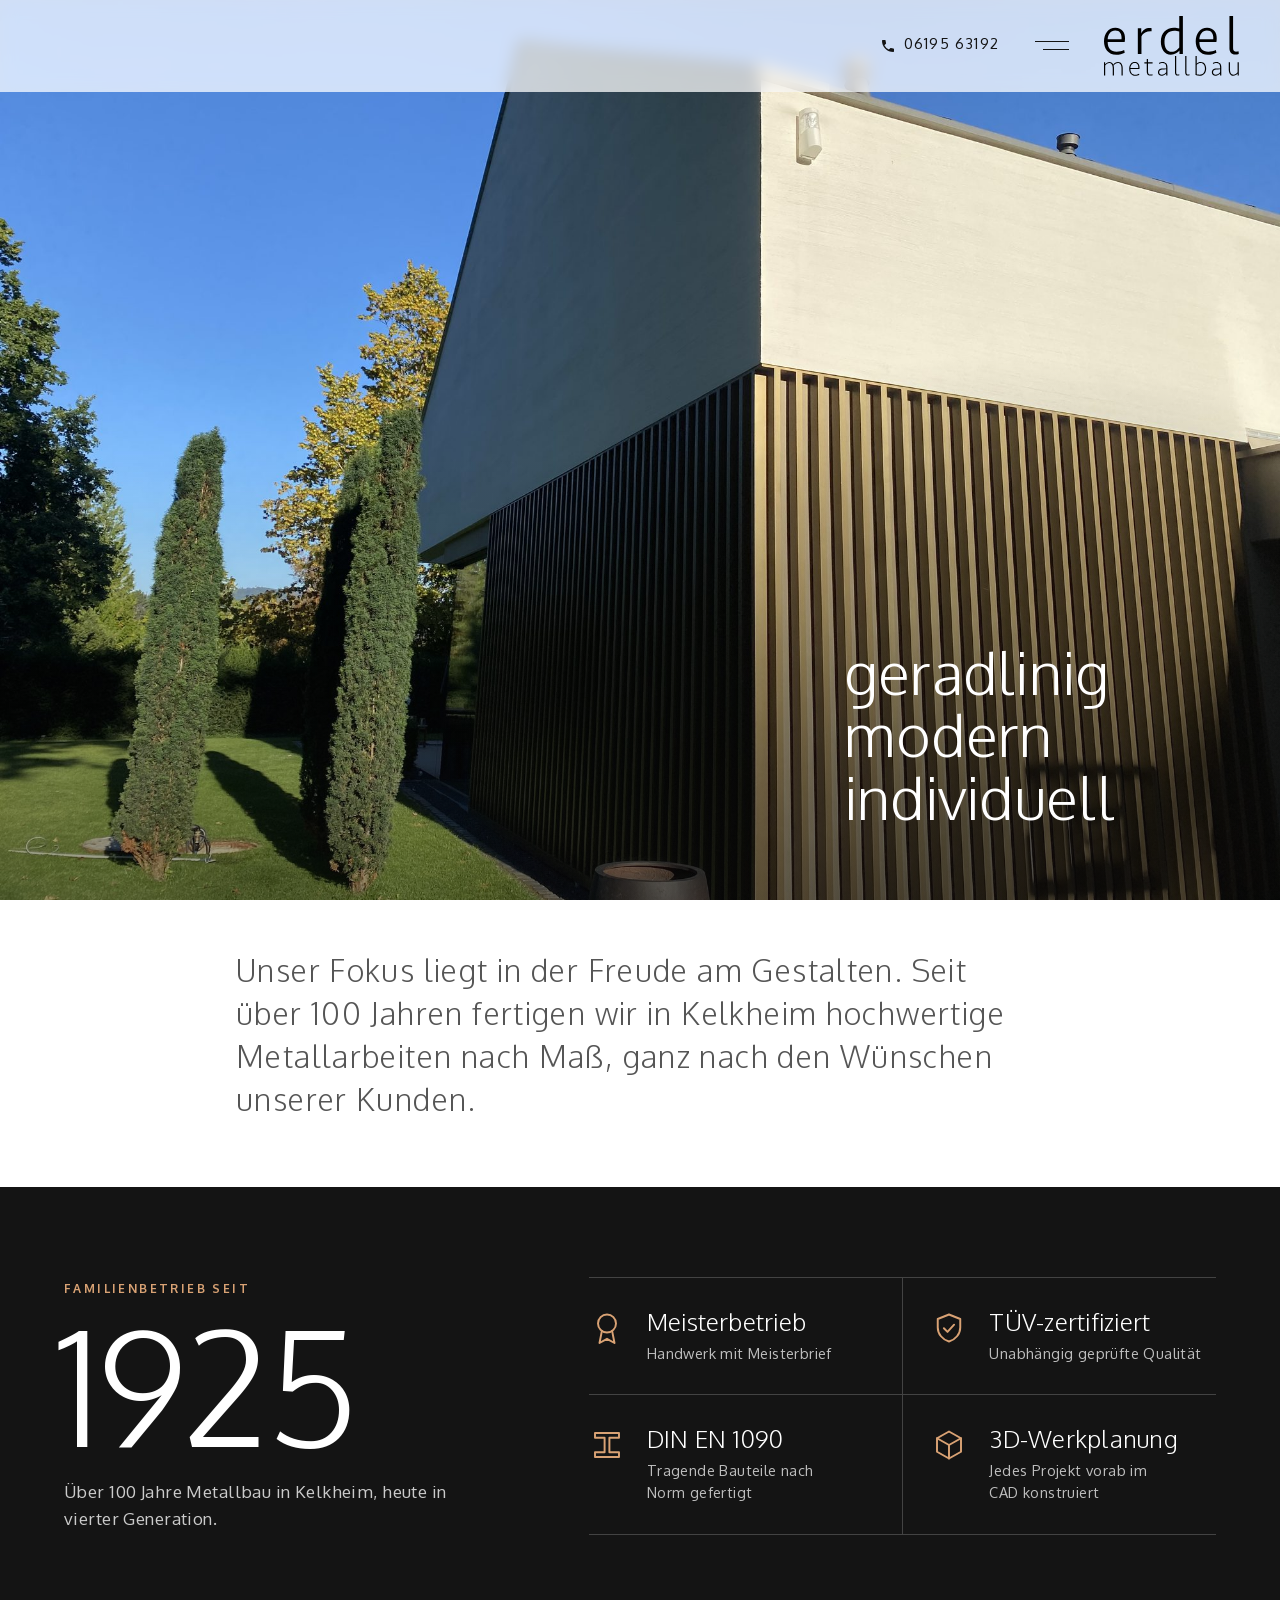
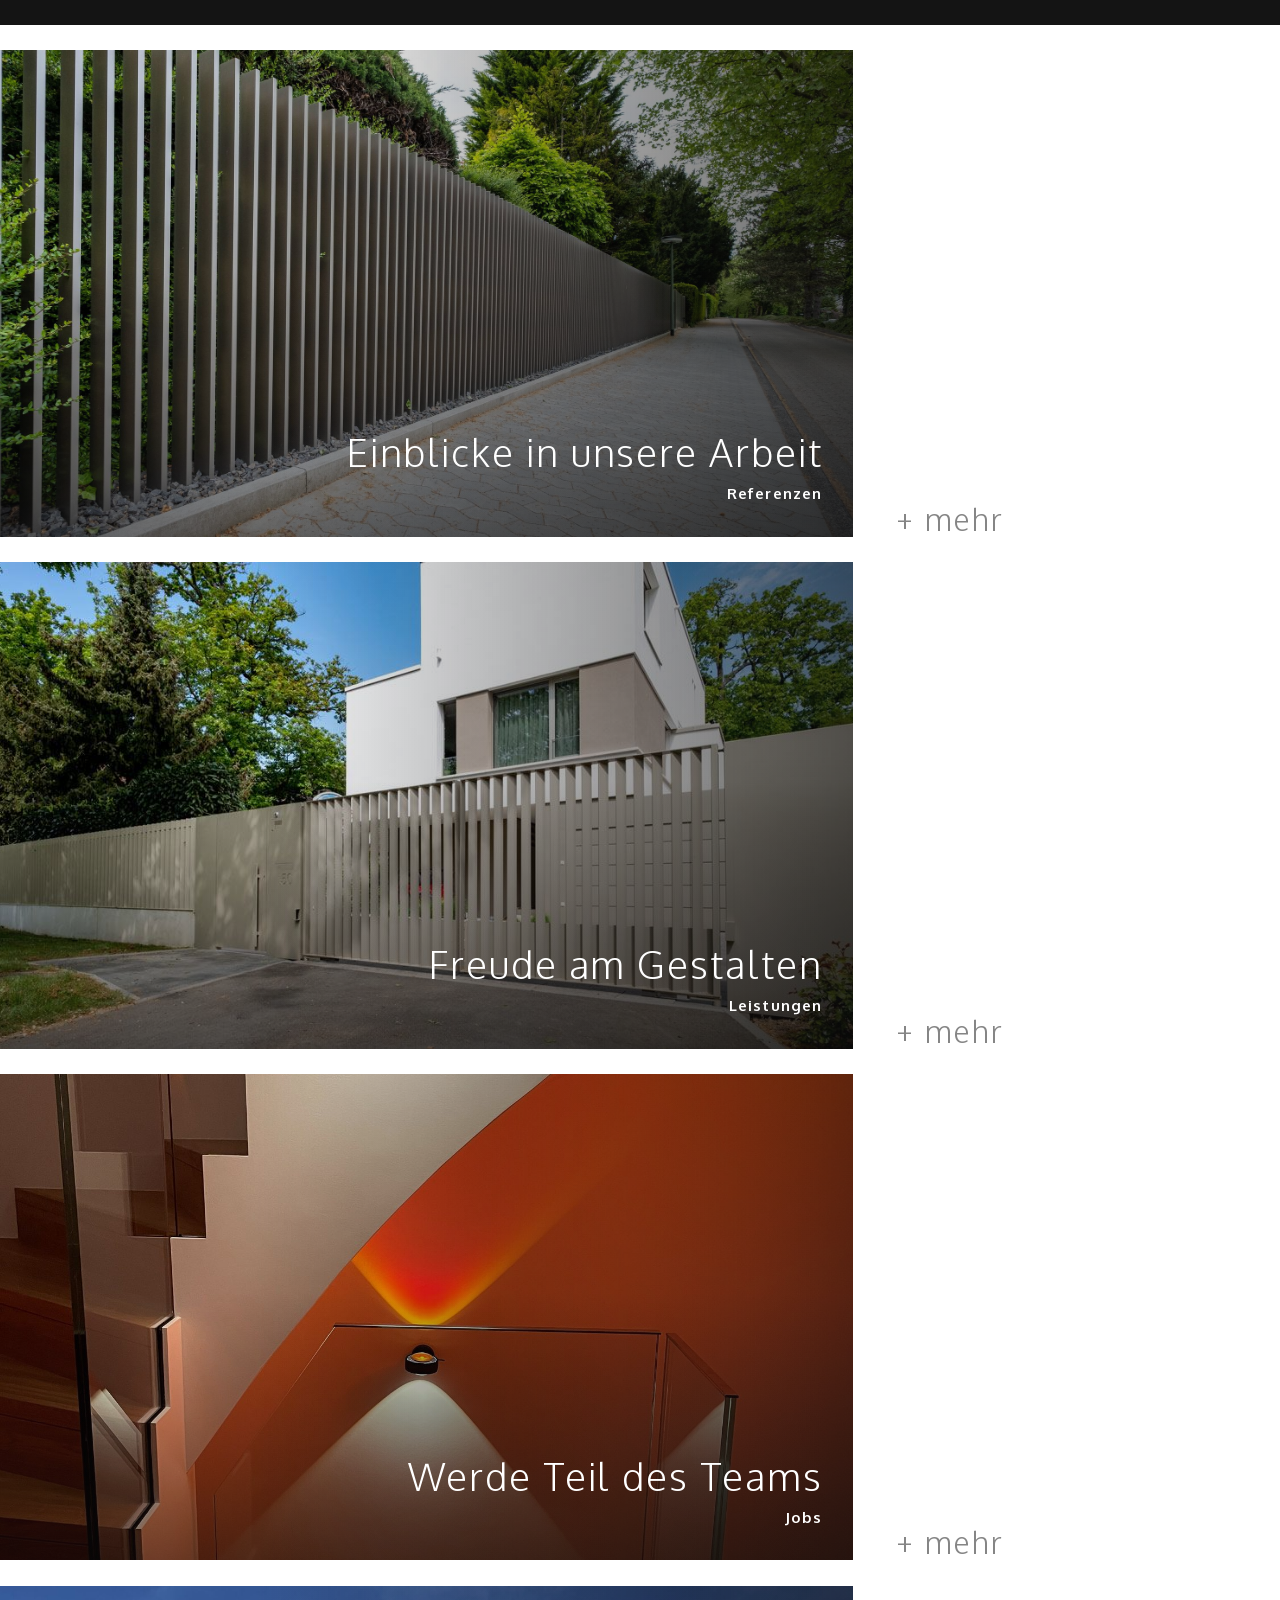
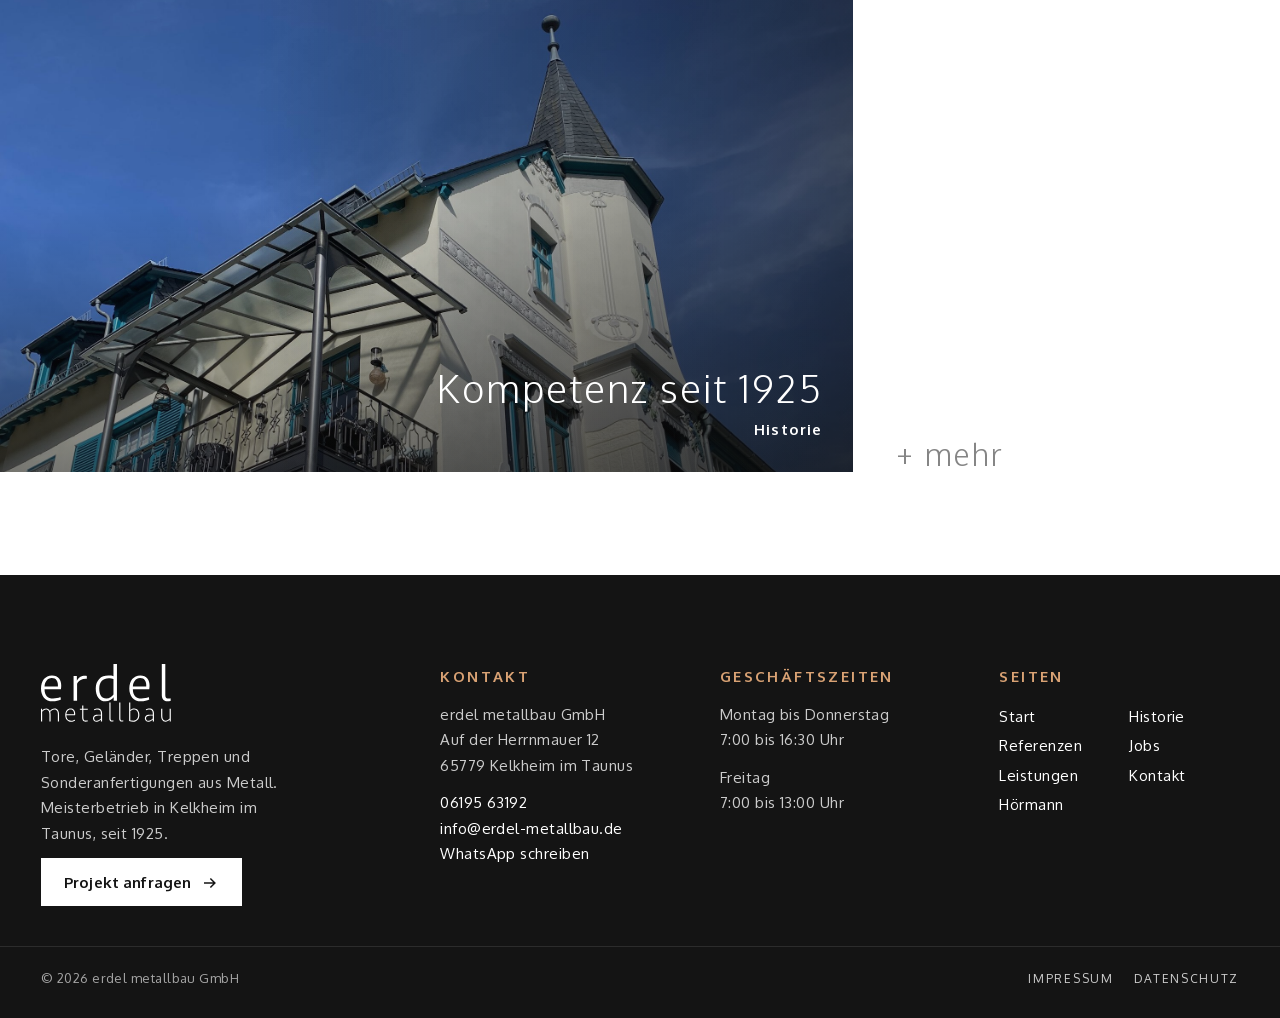
<file: index.html>
<!doctype html>
<html lang="de">
<head>
    <meta charset="UTF-8">
    <meta name="viewport" content="width=device-width, initial-scale=1">
    <!-- Tile -->
    <!-- Favicon -->
    <link href="favicon.ico" rel="icon" />
        <title>Erdel Metallbau &#8211; Erdel Metallbau | gradlinig &#8211; modern &#8211; individuell</title>
<meta name='robots' content='noindex, nofollow' />
<style id="wp-img-auto-sizes-contain-inline-css">
img:is([sizes=auto i],[sizes^="auto," i]){contain-intrinsic-size:3000px 1500px}
/*# sourceURL=wp-img-auto-sizes-contain-inline-css */
</style>
<style id="wp-emoji-styles-inline-css">

	img.wp-smiley, img.emoji {
		display: inline !important;
		border: none !important;
		box-shadow: none !important;
		height: 1em !important;
		width: 1em !important;
		margin: 0 0.07em !important;
		vertical-align: -0.1em !important;
		background: none !important;
		padding: 0 !important;
	}
/*# sourceURL=wp-emoji-styles-inline-css */
</style>
<style id="wp-block-library-inline-css">
:root{--wp-block-synced-color:#7a00df;--wp-block-synced-color--rgb:122,0,223;--wp-bound-block-color:var(--wp-block-synced-color);--wp-editor-canvas-background:#ddd;--wp-admin-theme-color:#007cba;--wp-admin-theme-color--rgb:0,124,186;--wp-admin-theme-color-darker-10:#006ba1;--wp-admin-theme-color-darker-10--rgb:0,107,160.5;--wp-admin-theme-color-darker-20:#005a87;--wp-admin-theme-color-darker-20--rgb:0,90,135;--wp-admin-border-width-focus:2px}@media (min-resolution:192dpi){:root{--wp-admin-border-width-focus:1.5px}}.wp-element-button{cursor:pointer}:root .has-very-light-gray-background-color{background-color:#eee}:root .has-very-dark-gray-background-color{background-color:#313131}:root .has-very-light-gray-color{color:#eee}:root .has-very-dark-gray-color{color:#313131}:root .has-vivid-green-cyan-to-vivid-cyan-blue-gradient-background{background:linear-gradient(135deg,#00d084,#0693e3)}:root .has-purple-crush-gradient-background{background:linear-gradient(135deg,#34e2e4,#4721fb 50%,#ab1dfe)}:root .has-hazy-dawn-gradient-background{background:linear-gradient(135deg,#faaca8,#dad0ec)}:root .has-subdued-olive-gradient-background{background:linear-gradient(135deg,#fafae1,#67a671)}:root .has-atomic-cream-gradient-background{background:linear-gradient(135deg,#fdd79a,#004a59)}:root .has-nightshade-gradient-background{background:linear-gradient(135deg,#330968,#31cdcf)}:root .has-midnight-gradient-background{background:linear-gradient(135deg,#020381,#2874fc)}:root{--wp--preset--font-size--normal:16px;--wp--preset--font-size--huge:42px}.has-regular-font-size{font-size:1em}.has-larger-font-size{font-size:2.625em}.has-normal-font-size{font-size:var(--wp--preset--font-size--normal)}.has-huge-font-size{font-size:var(--wp--preset--font-size--huge)}:root .has-text-align-center{text-align:center}:root .has-text-align-left{text-align:left}:root .has-text-align-right{text-align:right}.has-fit-text{white-space:nowrap!important}#end-resizable-editor-section{display:none}.aligncenter{clear:both}.items-justified-left{justify-content:flex-start}.items-justified-center{justify-content:center}.items-justified-right{justify-content:flex-end}.items-justified-space-between{justify-content:space-between}.screen-reader-text{word-wrap:normal!important;border:0;clip-path:inset(50%);height:1px;margin:-1px;overflow:hidden;padding:0;position:absolute;width:1px;word-break:normal!important}.screen-reader-text:focus{background-color:#ddd;clip-path:none;color:#444;display:block;font-size:1em;height:auto;left:5px;line-height:normal;padding:15px 23px 14px;text-decoration:none;top:5px;width:auto;z-index:100000}html :where(.has-border-color){border-style:solid}html :where([style^=border-color],[style*=";border-color"],[style*="; border-color"]){border-style:solid}html :where([style^=border-top-color],[style*=";border-top-color"],[style*="; border-top-color"]){border-top-style:solid}html :where([style^=border-right-color],[style*=";border-right-color"],[style*="; border-right-color"]){border-right-style:solid}html :where([style^=border-bottom-color],[style*=";border-bottom-color"],[style*="; border-bottom-color"]){border-bottom-style:solid}html :where([style^=border-left-color],[style*=";border-left-color"],[style*="; border-left-color"]){border-left-style:solid}html :where([style^=border-width],[style*=";border-width"],[style*="; border-width"]){border-style:solid}html :where([style^=border-top-width],[style*=";border-top-width"],[style*="; border-top-width"]){border-top-style:solid}html :where([style^=border-right-width],[style*=";border-right-width"],[style*="; border-right-width"]){border-right-style:solid}html :where([style^=border-bottom-width],[style*=";border-bottom-width"],[style*="; border-bottom-width"]){border-bottom-style:solid}html :where([style^=border-left-width],[style*=";border-left-width"],[style*="; border-left-width"]){border-left-style:solid}html :where(img[class*=wp-image-]){height:auto;max-width:100%}:where(figure){margin:0 0 1em}html :where(.is-position-sticky){--wp-admin--admin-bar--position-offset:var(--wp-admin--admin-bar--height,0px)}@media screen and (max-width:600px){html :where(.is-position-sticky){--wp-admin--admin-bar--position-offset:0px}}

/*# sourceURL=/wp-includes/css/dist/block-library/common.min.css */
</style>
<style id="classic-theme-styles-inline-css">
/*! This file is auto-generated */
.wp-block-button__link{color:#fff;background-color:#32373c;border-radius:9999px;box-shadow:none;text-decoration:none;padding:calc(.667em + 2px) calc(1.333em + 2px);font-size:1.125em}.wp-block-file__button{background:#32373c;color:#fff;text-decoration:none}
/*# sourceURL=/wp-includes/css/classic-themes.min.css */
</style>

<style id="global-styles-inline-css">
:root{--wp--preset--aspect-ratio--square: 1;--wp--preset--aspect-ratio--4-3: 4/3;--wp--preset--aspect-ratio--3-4: 3/4;--wp--preset--aspect-ratio--3-2: 3/2;--wp--preset--aspect-ratio--2-3: 2/3;--wp--preset--aspect-ratio--16-9: 16/9;--wp--preset--aspect-ratio--9-16: 9/16;--wp--preset--color--black: #000000;--wp--preset--color--cyan-bluish-gray: #abb8c3;--wp--preset--color--white: #ffffff;--wp--preset--color--pale-pink: #f78da7;--wp--preset--color--vivid-red: #cf2e2e;--wp--preset--color--luminous-vivid-orange: #ff6900;--wp--preset--color--luminous-vivid-amber: #fcb900;--wp--preset--color--light-green-cyan: #7bdcb5;--wp--preset--color--vivid-green-cyan: #00d084;--wp--preset--color--pale-cyan-blue: #8ed1fc;--wp--preset--color--vivid-cyan-blue: #0693e3;--wp--preset--color--vivid-purple: #9b51e0;--wp--preset--gradient--vivid-cyan-blue-to-vivid-purple: linear-gradient(135deg,rgb(6,147,227) 0%,rgb(155,81,224) 100%);--wp--preset--gradient--light-green-cyan-to-vivid-green-cyan: linear-gradient(135deg,rgb(122,220,180) 0%,rgb(0,208,130) 100%);--wp--preset--gradient--luminous-vivid-amber-to-luminous-vivid-orange: linear-gradient(135deg,rgb(252,185,0) 0%,rgb(255,105,0) 100%);--wp--preset--gradient--luminous-vivid-orange-to-vivid-red: linear-gradient(135deg,rgb(255,105,0) 0%,rgb(207,46,46) 100%);--wp--preset--gradient--very-light-gray-to-cyan-bluish-gray: linear-gradient(135deg,rgb(238,238,238) 0%,rgb(169,184,195) 100%);--wp--preset--gradient--cool-to-warm-spectrum: linear-gradient(135deg,rgb(74,234,220) 0%,rgb(151,120,209) 20%,rgb(207,42,186) 40%,rgb(238,44,130) 60%,rgb(251,105,98) 80%,rgb(254,248,76) 100%);--wp--preset--gradient--blush-light-purple: linear-gradient(135deg,rgb(255,206,236) 0%,rgb(152,150,240) 100%);--wp--preset--gradient--blush-bordeaux: linear-gradient(135deg,rgb(254,205,165) 0%,rgb(254,45,45) 50%,rgb(107,0,62) 100%);--wp--preset--gradient--luminous-dusk: linear-gradient(135deg,rgb(255,203,112) 0%,rgb(199,81,192) 50%,rgb(65,88,208) 100%);--wp--preset--gradient--pale-ocean: linear-gradient(135deg,rgb(255,245,203) 0%,rgb(182,227,212) 50%,rgb(51,167,181) 100%);--wp--preset--gradient--electric-grass: linear-gradient(135deg,rgb(202,248,128) 0%,rgb(113,206,126) 100%);--wp--preset--gradient--midnight: linear-gradient(135deg,rgb(2,3,129) 0%,rgb(40,116,252) 100%);--wp--preset--font-size--small: 13px;--wp--preset--font-size--medium: 20px;--wp--preset--font-size--large: 36px;--wp--preset--font-size--x-large: 42px;--wp--preset--spacing--20: 0.44rem;--wp--preset--spacing--30: 0.67rem;--wp--preset--spacing--40: 1rem;--wp--preset--spacing--50: 1.5rem;--wp--preset--spacing--60: 2.25rem;--wp--preset--spacing--70: 3.38rem;--wp--preset--spacing--80: 5.06rem;--wp--preset--shadow--natural: 6px 6px 9px rgba(0, 0, 0, 0.2);--wp--preset--shadow--deep: 12px 12px 50px rgba(0, 0, 0, 0.4);--wp--preset--shadow--sharp: 6px 6px 0px rgba(0, 0, 0, 0.2);--wp--preset--shadow--outlined: 6px 6px 0px -3px rgb(255, 255, 255), 6px 6px rgb(0, 0, 0);--wp--preset--shadow--crisp: 6px 6px 0px rgb(0, 0, 0);}.wp-block-button{--wp--preset--dimension--25: 25%;--wp--preset--dimension--50: 50%;--wp--preset--dimension--75: 75%;--wp--preset--dimension--100: 100%;}:where(body) { margin: 0; }:where(.is-layout-flex){gap: 0.5em;}:where(.is-layout-grid){gap: 0.5em;}body .is-layout-flex{display: flex;}.is-layout-flex{flex-wrap: wrap;align-items: center;}.is-layout-flex > :is(*, div){margin: 0;}body .is-layout-grid{display: grid;}.is-layout-grid > :is(*, div){margin: 0;}body{padding-top: 0px;padding-right: 0px;padding-bottom: 0px;padding-left: 0px;}:root :where(.wp-element-button, .wp-block-button__link){background-color: #32373c;border-width: 0;color: #fff;font-family: inherit;font-size: inherit;font-style: inherit;font-weight: inherit;letter-spacing: inherit;line-height: inherit;padding-top: calc(0.667em + 2px);padding-right: calc(1.333em + 2px);padding-bottom: calc(0.667em + 2px);padding-left: calc(1.333em + 2px);text-decoration: none;text-transform: inherit;}.has-black-color{color: var(--wp--preset--color--black) !important;}.has-cyan-bluish-gray-color{color: var(--wp--preset--color--cyan-bluish-gray) !important;}.has-white-color{color: var(--wp--preset--color--white) !important;}.has-pale-pink-color{color: var(--wp--preset--color--pale-pink) !important;}.has-vivid-red-color{color: var(--wp--preset--color--vivid-red) !important;}.has-luminous-vivid-orange-color{color: var(--wp--preset--color--luminous-vivid-orange) !important;}.has-luminous-vivid-amber-color{color: var(--wp--preset--color--luminous-vivid-amber) !important;}.has-light-green-cyan-color{color: var(--wp--preset--color--light-green-cyan) !important;}.has-vivid-green-cyan-color{color: var(--wp--preset--color--vivid-green-cyan) !important;}.has-pale-cyan-blue-color{color: var(--wp--preset--color--pale-cyan-blue) !important;}.has-vivid-cyan-blue-color{color: var(--wp--preset--color--vivid-cyan-blue) !important;}.has-vivid-purple-color{color: var(--wp--preset--color--vivid-purple) !important;}.has-black-background-color{background-color: var(--wp--preset--color--black) !important;}.has-cyan-bluish-gray-background-color{background-color: var(--wp--preset--color--cyan-bluish-gray) !important;}.has-white-background-color{background-color: var(--wp--preset--color--white) !important;}.has-pale-pink-background-color{background-color: var(--wp--preset--color--pale-pink) !important;}.has-vivid-red-background-color{background-color: var(--wp--preset--color--vivid-red) !important;}.has-luminous-vivid-orange-background-color{background-color: var(--wp--preset--color--luminous-vivid-orange) !important;}.has-luminous-vivid-amber-background-color{background-color: var(--wp--preset--color--luminous-vivid-amber) !important;}.has-light-green-cyan-background-color{background-color: var(--wp--preset--color--light-green-cyan) !important;}.has-vivid-green-cyan-background-color{background-color: var(--wp--preset--color--vivid-green-cyan) !important;}.has-pale-cyan-blue-background-color{background-color: var(--wp--preset--color--pale-cyan-blue) !important;}.has-vivid-cyan-blue-background-color{background-color: var(--wp--preset--color--vivid-cyan-blue) !important;}.has-vivid-purple-background-color{background-color: var(--wp--preset--color--vivid-purple) !important;}.has-black-border-color{border-color: var(--wp--preset--color--black) !important;}.has-cyan-bluish-gray-border-color{border-color: var(--wp--preset--color--cyan-bluish-gray) !important;}.has-white-border-color{border-color: var(--wp--preset--color--white) !important;}.has-pale-pink-border-color{border-color: var(--wp--preset--color--pale-pink) !important;}.has-vivid-red-border-color{border-color: var(--wp--preset--color--vivid-red) !important;}.has-luminous-vivid-orange-border-color{border-color: var(--wp--preset--color--luminous-vivid-orange) !important;}.has-luminous-vivid-amber-border-color{border-color: var(--wp--preset--color--luminous-vivid-amber) !important;}.has-light-green-cyan-border-color{border-color: var(--wp--preset--color--light-green-cyan) !important;}.has-vivid-green-cyan-border-color{border-color: var(--wp--preset--color--vivid-green-cyan) !important;}.has-pale-cyan-blue-border-color{border-color: var(--wp--preset--color--pale-cyan-blue) !important;}.has-vivid-cyan-blue-border-color{border-color: var(--wp--preset--color--vivid-cyan-blue) !important;}.has-vivid-purple-border-color{border-color: var(--wp--preset--color--vivid-purple) !important;}.has-vivid-cyan-blue-to-vivid-purple-gradient-background{background: var(--wp--preset--gradient--vivid-cyan-blue-to-vivid-purple) !important;}.has-light-green-cyan-to-vivid-green-cyan-gradient-background{background: var(--wp--preset--gradient--light-green-cyan-to-vivid-green-cyan) !important;}.has-luminous-vivid-amber-to-luminous-vivid-orange-gradient-background{background: var(--wp--preset--gradient--luminous-vivid-amber-to-luminous-vivid-orange) !important;}.has-luminous-vivid-orange-to-vivid-red-gradient-background{background: var(--wp--preset--gradient--luminous-vivid-orange-to-vivid-red) !important;}.has-very-light-gray-to-cyan-bluish-gray-gradient-background{background: var(--wp--preset--gradient--very-light-gray-to-cyan-bluish-gray) !important;}.has-cool-to-warm-spectrum-gradient-background{background: var(--wp--preset--gradient--cool-to-warm-spectrum) !important;}.has-blush-light-purple-gradient-background{background: var(--wp--preset--gradient--blush-light-purple) !important;}.has-blush-bordeaux-gradient-background{background: var(--wp--preset--gradient--blush-bordeaux) !important;}.has-luminous-dusk-gradient-background{background: var(--wp--preset--gradient--luminous-dusk) !important;}.has-pale-ocean-gradient-background{background: var(--wp--preset--gradient--pale-ocean) !important;}.has-electric-grass-gradient-background{background: var(--wp--preset--gradient--electric-grass) !important;}.has-midnight-gradient-background{background: var(--wp--preset--gradient--midnight) !important;}.has-small-font-size{font-size: var(--wp--preset--font-size--small) !important;}.has-medium-font-size{font-size: var(--wp--preset--font-size--medium) !important;}.has-large-font-size{font-size: var(--wp--preset--font-size--large) !important;}.has-x-large-font-size{font-size: var(--wp--preset--font-size--x-large) !important;}
/*# sourceURL=global-styles-inline-css */
</style>

<link rel='stylesheet' id='wp-style-css' href='wp-content/themes/erdel/assets/styles/style.min.css' media='all' />
<meta name="generator" content="WordPress 7.1.3" />

<link rel="preload" href="nxm/fonts/oxygen-300-latin.woff2" as="font" type="font/woff2" crossorigin>
<link rel="preload" href="nxm/fonts/oxygen-400-latin.woff2" as="font" type="font/woff2" crossorigin>
<link rel="preload" href="nxm/fonts/oxygen-700-latin.woff2" as="font" type="font/woff2" crossorigin>
<link rel="stylesheet" href="nxm/nxm.css?v=56">
<meta name="theme-color" content="#141414">
</head>
<body class="nxm-hero home wp-singular page-template page-template-page-full-width-image page-template-page-full-width-image-php page page-id-15 wp-theme-erdel">
        <div id="page" class="site">
        <!-- nxm:header -->
<a class="nxm-skip" href="#content">Zum Inhalt springen</a>
<header class="nxm-head" id="nxm-head">
  <div class="nxm-head__right">
    <a class="nxm-head__tel" href="tel:+49619563192"><svg viewBox="0 0 24 24" aria-hidden="true"><path d="M6.6 10.8a15.1 15.1 0 0 0 6.6 6.6l2.2-2.2c.3-.3.7-.4 1-.2 1.1.4 2.3.6 3.6.6.6 0 1 .4 1 1V20c0 .6-.4 1-1 1A17 17 0 0 1 3 4c0-.6.4-1 1-1h3.5c.6 0 1 .4 1 1 0 1.3.2 2.5.6 3.6.1.3 0 .7-.2 1l-2.3 2.2z"/></svg><span>06195&nbsp;63192</span></a>
    <button class="nxm-burger" type="button" aria-expanded="false" aria-controls="nxm-menu" aria-label="Menü öffnen">
      <span class="nxm-burger__icon" aria-hidden="true"><i></i><i></i></span>
    </button>
    <a class="nxm-head__logo" href="./" aria-label="erdel metallbau – zur Startseite">
      <img src="wp-content/themes/erdel/assets/images/logo.svg" alt="erdel metallbau" width="170" height="52">
    </a>
  </div>
</header>
<div class="nxm-menu" id="nxm-menu" role="dialog" aria-modal="true" aria-label="Hauptmenü" aria-hidden="true">
  <div class="nxm-menu__bg" aria-hidden="true"><img src="nxm/img/tor-villa.jpg" alt="" decoding="async" data-nxm-img="0" class=is-active><img src="nxm/img/zaun-lamellen.jpg" alt="" decoding="async" data-nxm-img="1"><img src="nxm/img/tor-anthrazit.jpg" alt="" decoding="async" data-nxm-img="2"><img src="nxm/img/eingang-anthrazit.jpg" alt="" decoding="async" data-nxm-img="3"><img src="nxm/img/balkon-altbau.jpg" alt="" decoding="async" data-nxm-img="4"><img src="nxm/img/montage-transporter.jpg" alt="" decoding="async" data-nxm-img="5"><img src="nxm/img/haus-terrasse.jpg" alt="" decoding="async" data-nxm-img="6"></div>
  <div class="nxm-menu__inner">
    <nav class="nxm-menu__nav" aria-label="Hauptnavigation"><ul><li style="--i:0"><a href="./" data-nxm-img="0" aria-current="page">Start</a></li><li style="--i:1"><a href="referenzen/" data-nxm-img="1">Referenzen</a></li><li style="--i:2"><a href="leistungen/" data-nxm-img="2">Leistungen</a></li><li style="--i:3"><a href="hoermann/" data-nxm-img="3">Hörmann</a></li><li style="--i:4"><a href="historie/" data-nxm-img="4">Historie</a></li><li style="--i:5"><a href="jobs/" data-nxm-img="5">Jobs</a></li><li style="--i:6"><a href="kontakt/" data-nxm-img="6">Kontakt</a></li></ul></nav>
    <a class="nxm-menu__cta" href="kontakt/"><span aria-hidden="true">&gt;</span> Kontaktformular</a>
  </div>
  <div class="nxm-menu__foot">
    <p>Auf der Herrnmauer 12, 65779 Kelkheim im Taunus<br>
      <a href="tel:+49619563192">+49 (0)&nbsp;6195-63192</a> · <a href="mailto:info@erdel-metallbau.de">info@erdel-metallbau.de</a> · <a href="https://wa.me/49619563192" target="_blank" rel="noopener">WhatsApp</a></p>
    <p class="nxm-menu__legal"><a href="impressum/">Impressum</a><a href="datenschutzerklaerung/">Datenschutz</a></p>
  </div>
  <p class="nxm-menu__claim" aria-hidden="true">geradlinig<br>modern<br>individuell</p>
</div>
<!-- /nxm:header -->
<div id="content" class="site-content">
    <div id="content-main" class="site-main">
        <main id="main" class="main-content">
                        <header class="main-header featured-full-width-img  bg-dark text-light mb-3" style="background-image: url('nxm/img/fassade-bronze.jpg')">
                <div class="container h-100 d-flex align-items-end pb-3 ms-auto p-2 bd-highlight">
                        <h1 style="--seg:4.549">geradlinig<br>modern<br>individuell</h1>
                    <!--<h1 class="main-title text-right">Home</h1>-->
                  
                 
                </div>
            </header>
        
                                <div class="main-body">
                    <div class="container">
    <div class="row px-3 mt-5">
        <div class="col-md-2 d-sm-none d-md-block"> </div>
        <div class="col-lg-9 col-sm-12">
            <p class="hero-text">
                Unser Fokus liegt in der Freude am Gestalten. Seit über 100&nbsp;Jahren fertigen wir in Kelkheim hochwertige Metallarbeiten nach Maß, ganz nach den Wünschen unserer&nbsp;Kunden.             </p>
        </div>
        <div class="col-1 d-sm-none d-md-block "></div>
    </div>
</div>
<!-- nxm:qualitaet -->
<section class="nxm-quali" aria-label="Das zeichnet uns aus">
  <div class="nxm-quali__inner">
    <div class="nxm-quali__jahr">
      <p class="nxm-quali__vor">Familienbetrieb seit</p>
      <p class="nxm-quali__zahl">1925</p>
      <p class="nxm-quali__text">Über 100 Jahre Metallbau in Kelkheim, heute in vierter&nbsp;Generation.</p>
    </div>
    <ul class="nxm-quali__liste">
      <li><svg viewBox="0 0 24 24" aria-hidden="true"><circle cx="12" cy="9" r="6"/><path d="M8.6 13.9 7 22l5-2.8 5 2.8-1.6-8.1"/></svg><strong>Meisterbetrieb</strong><span>Handwerk mit&nbsp;Meisterbrief</span></li>
      <li><svg viewBox="0 0 24 24" aria-hidden="true"><path d="M12 3 4.5 6v5.6c0 4.4 3.2 8.2 7.5 9.4 4.3-1.2 7.5-5 7.5-9.4V6L12 3z"/><path d="m8.6 12.2 2.4 2.4 4.4-4.8"/></svg><strong>TÜV-zertifiziert</strong><span>Unabhängig geprüfte&nbsp;Qualität</span></li>
      <li><svg viewBox="0 0 24 24" aria-hidden="true"><path d="M4 4h16v3.2h-6.4v9.6H20V20H4v-3.2h6.4V7.2H4z"/></svg><strong>DIN&nbsp;EN&nbsp;1090</strong><span>Tragende Bauteile nach Norm&nbsp;gefertigt</span></li>
      <li><svg viewBox="0 0 24 24" aria-hidden="true"><path d="M12 3 4 7.5v9L12 21l8-4.5v-9L12 3z"/><path d="M4 7.5 12 12l8-4.5M12 12v9"/></svg><strong>3D-Werkplanung</strong><span>Jedes Projekt vorab im CAD&nbsp;konstruiert</span></li>
    </ul>
  </div>
</section>
<!-- /nxm:qualitaet -->
<div class="container-fluid gx-0 malu-1 position-relative">
    <div class="row gx-0 mt-2 mt-sm-3 mt-md-4 mt-lg-5">
        <div class="position-relative col-12 col-lg-8 teaser-block">
            <a href="referenzen/">
                <img decoding="async"  src="nxm/img/zaun-lamellen.jpg" alt="Einblicke in unsere Arbeit" title="Einblicke in unsere Arbeit" />
            </a>

            <div class="bg-item nxm-teaser"><a href="referenzen/"><span class="nxm-teaser__title">Einblicke in unsere&nbsp;Arbeit</span><span class="nxm-teaser__link"><svg viewBox="0 0 24 24" aria-hidden="true"><path d="M13.2 5.3 19.9 12l-6.7 6.7-1.4-1.4 4.3-4.3H4v-2h12.1l-4.3-4.3z"/></svg>Referenzen</span></a>
            </div>
        </div>
        <div class="position-absolute mt-20 top-50 end-0 me-5 col-lg-4 d-none d-lg-block teaser-text">
            <h2 >Einblicke in unsere&nbsp;Arbeit</h2>
        </div>
        <div class="position-absolute mt-20 bottom-0 end-0 me-5 col-lg-4 d-none d-lg-block teaser-text">
            <a class="mt-4 more-item" href="referenzen/"><span aria-hidden="true">+</span> mehr<span class="visually-hidden"> zu&nbsp;Referenzen</span>            </a>
        </div>
    </div>

</div>


<div class="container-fluid gx-0 malu-1 position-relative">
    <div class="row gx-0 mt-2 mt-sm-3 mt-md-4 mt-lg-5">
        <div class="position-relative col-12 col-lg-8 teaser-block">
            <a href="leistungen/">
                <img decoding="async"  src="nxm/img/schiebetor.jpg" alt="Freude am Gestalten" title="Freude am Gestalten " />
            </a>

            <div class="bg-item nxm-teaser"><a href="leistungen/"><span class="nxm-teaser__title">Freude am&nbsp;Gestalten</span><span class="nxm-teaser__link"><svg viewBox="0 0 24 24" aria-hidden="true"><path d="M13.2 5.3 19.9 12l-6.7 6.7-1.4-1.4 4.3-4.3H4v-2h12.1l-4.3-4.3z"/></svg>Leistungen</span></a>
            </div>
        </div>
        <div class="position-absolute mt-20 top-50 end-0 me-5 col-lg-4 d-none d-lg-block teaser-text">
            <h2 >Freude am&nbsp;Gestalten </h2>
        </div>
        <div class="position-absolute mt-20 bottom-0 end-0 me-5 col-lg-4 d-none d-lg-block teaser-text">
            <a class="mt-4 more-item" href="leistungen/"><span aria-hidden="true">+</span> mehr<span class="visually-hidden"> zu&nbsp;Leistungen</span>            </a>
        </div>
    </div>

</div>


<div class="container-fluid gx-0 malu-1 position-relative">
    <div class="row gx-0 mt-2 mt-sm-3 mt-md-4 mt-lg-5">
        <div class="position-relative col-12 col-lg-8 teaser-block">
            <a href="jobs/">
                <img decoding="async"  src="nxm/img/treppe-licht.jpg" alt="Werde Teil des Teams" title="Werde Teil des Teams" />
            </a>

            <div class="bg-item nxm-teaser"><a href="jobs/"><span class="nxm-teaser__title">Werde Teil des&nbsp;Teams</span><span class="nxm-teaser__link"><svg viewBox="0 0 24 24" aria-hidden="true"><path d="M13.2 5.3 19.9 12l-6.7 6.7-1.4-1.4 4.3-4.3H4v-2h12.1l-4.3-4.3z"/></svg>Jobs</span></a>
            </div>
        </div>
        <div class="position-absolute mt-20 top-50 end-0 me-5 col-lg-4 d-none d-lg-block teaser-text">
            <h2 >Werde Teil des&nbsp;Teams</h2>
        </div>
        <div class="position-absolute mt-20 bottom-0 end-0 me-5 col-lg-4 d-none d-lg-block teaser-text">
            <a class="mt-4 more-item" href="jobs/"><span aria-hidden="true">+</span> mehr<span class="visually-hidden"> zu&nbsp;Jobs</span>            </a>
        </div>
    </div>

</div>


<div class="container-fluid gx-0 malu-1 position-relative">
    <div class="row gx-0 mt-2 mt-sm-3 mt-md-4 mt-lg-5">
        <div class="position-relative col-12 col-lg-8 teaser-block">
            <a href="historie/">
                <img decoding="async"  src="nxm/img/balkon-altbau.jpg" alt="Kompetenz seit 1925" title="Kompetenz seit 1925" />
            </a>

            <div class="bg-item nxm-teaser"><a href="historie/"><span class="nxm-teaser__title">Kompetenz seit&nbsp;1925</span><span class="nxm-teaser__link"><svg viewBox="0 0 24 24" aria-hidden="true"><path d="M13.2 5.3 19.9 12l-6.7 6.7-1.4-1.4 4.3-4.3H4v-2h12.1l-4.3-4.3z"/></svg>Historie</span></a>
            </div>
        </div>
        <div class="position-absolute mt-20 top-50 end-0 me-5 col-lg-4 d-none d-lg-block teaser-text">
            <h2 >Kompetenz seit&nbsp;1925</h2>
        </div>
        <div class="position-absolute mt-20 bottom-0 end-0 me-5 col-lg-4 d-none d-lg-block teaser-text">
            <a class="mt-4 more-item" href="historie/"><span aria-hidden="true">+</span> mehr<span class="visually-hidden"> zu&nbsp;Historie</span>            </a>
        </div>
    </div>

</div>
                </div>
                <footer class="main-footer">
                    <!-- SPACER -->
                </footer>
                          
            
        </main>
    </div>
</div>
        <!-- nxm:footer -->
<footer class="nxm-foot">
  <div class="nxm-foot__inner">
    <div class="nxm-foot__brand">
      <img src="wp-content/themes/erdel/assets/images/logo.svg" alt="erdel metallbau" width="190" height="58" loading="lazy">
      <p>Tore, Geländer, Treppen und Sonderanfertigungen aus Metall. Meisterbetrieb in Kelkheim im Taunus, seit&nbsp;1925.</p>
      <a class="nxm-btn nxm-btn--light" href="kontakt/">Projekt anfragen <svg viewBox="0 0 24 24" aria-hidden="true"><path d="M13.2 5.3 19.9 12l-6.7 6.7-1.4-1.4 4.3-4.3H4v-2h12.1l-4.3-4.3z"/></svg></a>
    </div>
    <div class="nxm-foot__col">
      <p class="nxm-eyebrow">Kontakt</p>
      <address>erdel metallbau GmbH<br>Auf der Herrnmauer 12<br>65779 Kelkheim im Taunus</address>
      <a href="tel:+49619563192">06195&nbsp;63192</a><br>
      <a href="mailto:info@erdel-metallbau.de">info@erdel-metallbau.de</a><br>
      <a href="https://wa.me/49619563192" target="_blank" rel="noopener">WhatsApp schreiben</a>
    </div>
    <div class="nxm-foot__col">
      <p class="nxm-eyebrow">Geschäftszeiten</p>
      <p>Montag bis Donnerstag<br>7:00 bis 16:30&nbsp;Uhr</p>
      <p>Freitag<br>7:00 bis 13:00&nbsp;Uhr</p>
    </div>
    <div class="nxm-foot__col">
      <p class="nxm-eyebrow">Seiten</p>
      <ul><li><a href="./">Start</a></li><li><a href="referenzen/">Referenzen</a></li><li><a href="leistungen/">Leistungen</a></li><li><a href="hoermann/">Hörmann</a></li><li><a href="historie/">Historie</a></li><li><a href="jobs/">Jobs</a></li><li><a href="kontakt/">Kontakt</a></li></ul>
    </div>
  </div>
  <div class="nxm-foot__bar">
    <span>© 2026 erdel metallbau&nbsp;GmbH</span>
    <span><a href="impressum/">Impressum</a><a href="datenschutzerklaerung/">Datenschutz</a></span>
  </div>
</footer>
<!-- /nxm:footer -->
<!-- nxm:actions -->
<nav class="nxm-actions" aria-label="Schnellkontakt">
  <a href="tel:+49619563192"><svg viewBox="0 0 24 24" aria-hidden="true"><path d="M6.6 10.8a15.1 15.1 0 0 0 6.6 6.6l2.2-2.2c.3-.3.7-.4 1-.2 1.1.4 2.3.6 3.6.6.6 0 1 .4 1 1V20c0 .6-.4 1-1 1A17 17 0 0 1 3 4c0-.6.4-1 1-1h3.5c.6 0 1 .4 1 1 0 1.3.2 2.5.6 3.6.1.3 0 .7-.2 1l-2.3 2.2z"/></svg><span>Anrufen</span></a>
  <a href="https://wa.me/49619563192" target="_blank" rel="noopener"><svg viewBox="0 0 24 24" aria-hidden="true"><path d="M12 2a10 10 0 0 0-8.6 15.1L2 22l5-1.3A10 10 0 1 0 12 2zm0 18.2c-1.5 0-3-.4-4.3-1.2l-.3-.2-3 .8.8-2.9-.2-.3A8.2 8.2 0 1 1 12 20.2zm4.5-6.1c-.2-.1-1.5-.7-1.7-.8-.2-.1-.4-.1-.6.1l-.8 1c-.1.2-.3.2-.5.1a6.7 6.7 0 0 1-3.3-2.9c-.2-.4.2-.4.7-1.3.1-.2 0-.3 0-.4l-.8-1.8c-.2-.5-.4-.4-.6-.4h-.5a1 1 0 0 0-.7.3 3 3 0 0 0-.9 2.2c0 1.3.9 2.5 1 2.7.1.2 1.8 2.8 4.4 3.9 1.6.7 2.3.8 3.1.6.5-.1 1.5-.6 1.7-1.2.2-.6.2-1.1.2-1.2-.1-.1-.3-.2-.5-.3z"/></svg><span>WhatsApp</span></a>
  <a href="kontakt/" class="is-primary"><svg viewBox="0 0 24 24" aria-hidden="true"><path d="M3 5h18c.6 0 1 .4 1 1v12c0 .6-.4 1-1 1H3a1 1 0 0 1-1-1V6c0-.6.4-1 1-1zm9 7.3L4 7.2V17h16V7.2l-8 5.1zM5.2 7l6.8 4.3L18.8 7H5.2z"/></svg><span>Anfrage</span></a>
</nav>
<!-- /nxm:actions -->
<!-- nxm:dock -->
<nav class="nxm-dock" aria-label="Direktkontakt">
  <a href="tel:+49619563192"><svg viewBox="0 0 24 24" aria-hidden="true"><path d="M6.6 10.8a15.1 15.1 0 0 0 6.6 6.6l2.2-2.2c.3-.3.7-.4 1-.2 1.1.4 2.3.6 3.6.6.6 0 1 .4 1 1V20c0 .6-.4 1-1 1A17 17 0 0 1 3 4c0-.6.4-1 1-1h3.5c.6 0 1 .4 1 1 0 1.3.2 2.5.6 3.6.1.3 0 .7-.2 1l-2.3 2.2z"/></svg><span>06195&nbsp;63192</span></a>
  <a href="mailto:info@erdel-metallbau.de"><svg viewBox="0 0 24 24" aria-hidden="true"><path d="M3 5h18c.6 0 1 .4 1 1v12c0 .6-.4 1-1 1H3a1 1 0 0 1-1-1V6c0-.6.4-1 1-1zm9 7.3L4 7.2V17h16V7.2l-8 5.1zM5.2 7l6.8 4.3L18.8 7H5.2z"/></svg><span>info@erdel-metallbau.de</span></a>
</nav>
<!-- /nxm:dock -->
        <!--
        <a href="#" class="btn btn-primary shadow top-button position-fixed zi-1020">
            <i class="fa-solid icon-arrow-up2"></i><span class="visually-hidden-focusable">Nach&nbsp;oben</span>
        </a>
                -->
    </div>
    <script type="speculationrules">
{"prefetch":[{"source":"document","where":{"and":[{"href_matches":"/*"},{"not":{"href_matches":["/wp-*.php","/wp-admin/*","/wp-content/uploads/*","/wp-content/*","/wp-content/plugins/*","/wp-content/themes/erdel/*","/*\\?(.+)"]}},{"not":{"selector_matches":"a[rel~=\"nofollow\"]"}},{"not":{"selector_matches":".no-prefetch, .no-prefetch a"}}]},"eagerness":"conservative"}]}
</script>
<!-- nxm:theme-shim --><img class="navbar-brand img-fluid" src="wp-content/themes/erdel/assets/images/logo.svg" alt="" hidden aria-hidden="true">
<script>/* Altes Theme-Skript erwartet Bootstrap-Offcanvas der früheren Navigation */ if(window.jQuery&&!jQuery.fn.offcanvas){jQuery.fn.offcanvas=function(){return this}}</script>
<script id="wp-scripts-js" src="wp-content/themes/erdel/assets/scripts/script.min.js"></script>
<script>/* nxm: Offcanvas-Ersatz für die jQuery-Kopie des Themes */(function(j){if(j&&j.fn&&!j.fn.offcanvas){j.fn.offcanvas=function(){return this}}})(window.jQuery);(function(j){if(j&&j.fn&&!j.fn.offcanvas){j.fn.offcanvas=function(){return this}}})(window.$);</script>
<script id="wp-emoji-settings" type="application/json">
{"baseUrl":"https://s.w.org/images/core/emoji/17.0.2/72x72/","ext":".png","svgUrl":"https://s.w.org/images/core/emoji/17.0.2/svg/","svgExt":".svg","source":{"concatemoji":"wp-includes/js/wp-emoji-release.min.js"}}
</script>
<script src="nxm/nxm.js?v=16" defer></script>
</body>
</html>
</file>
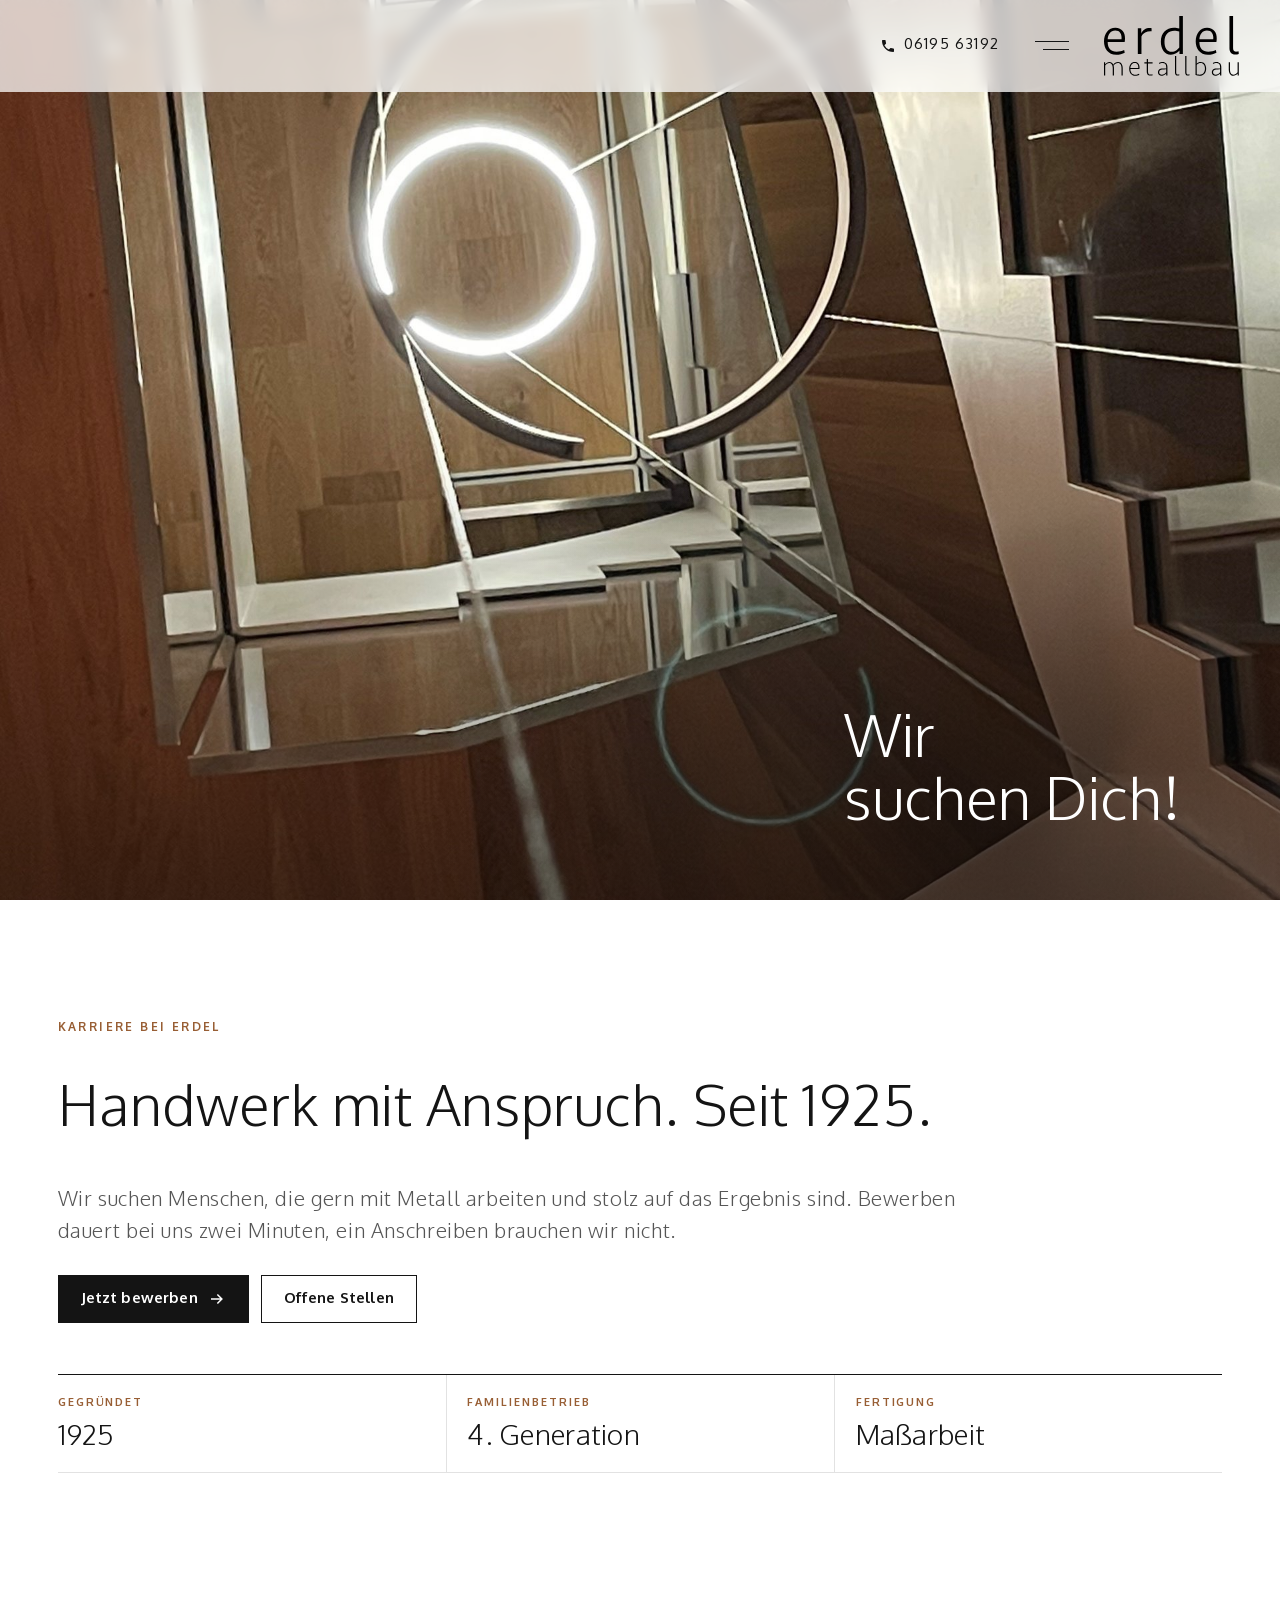
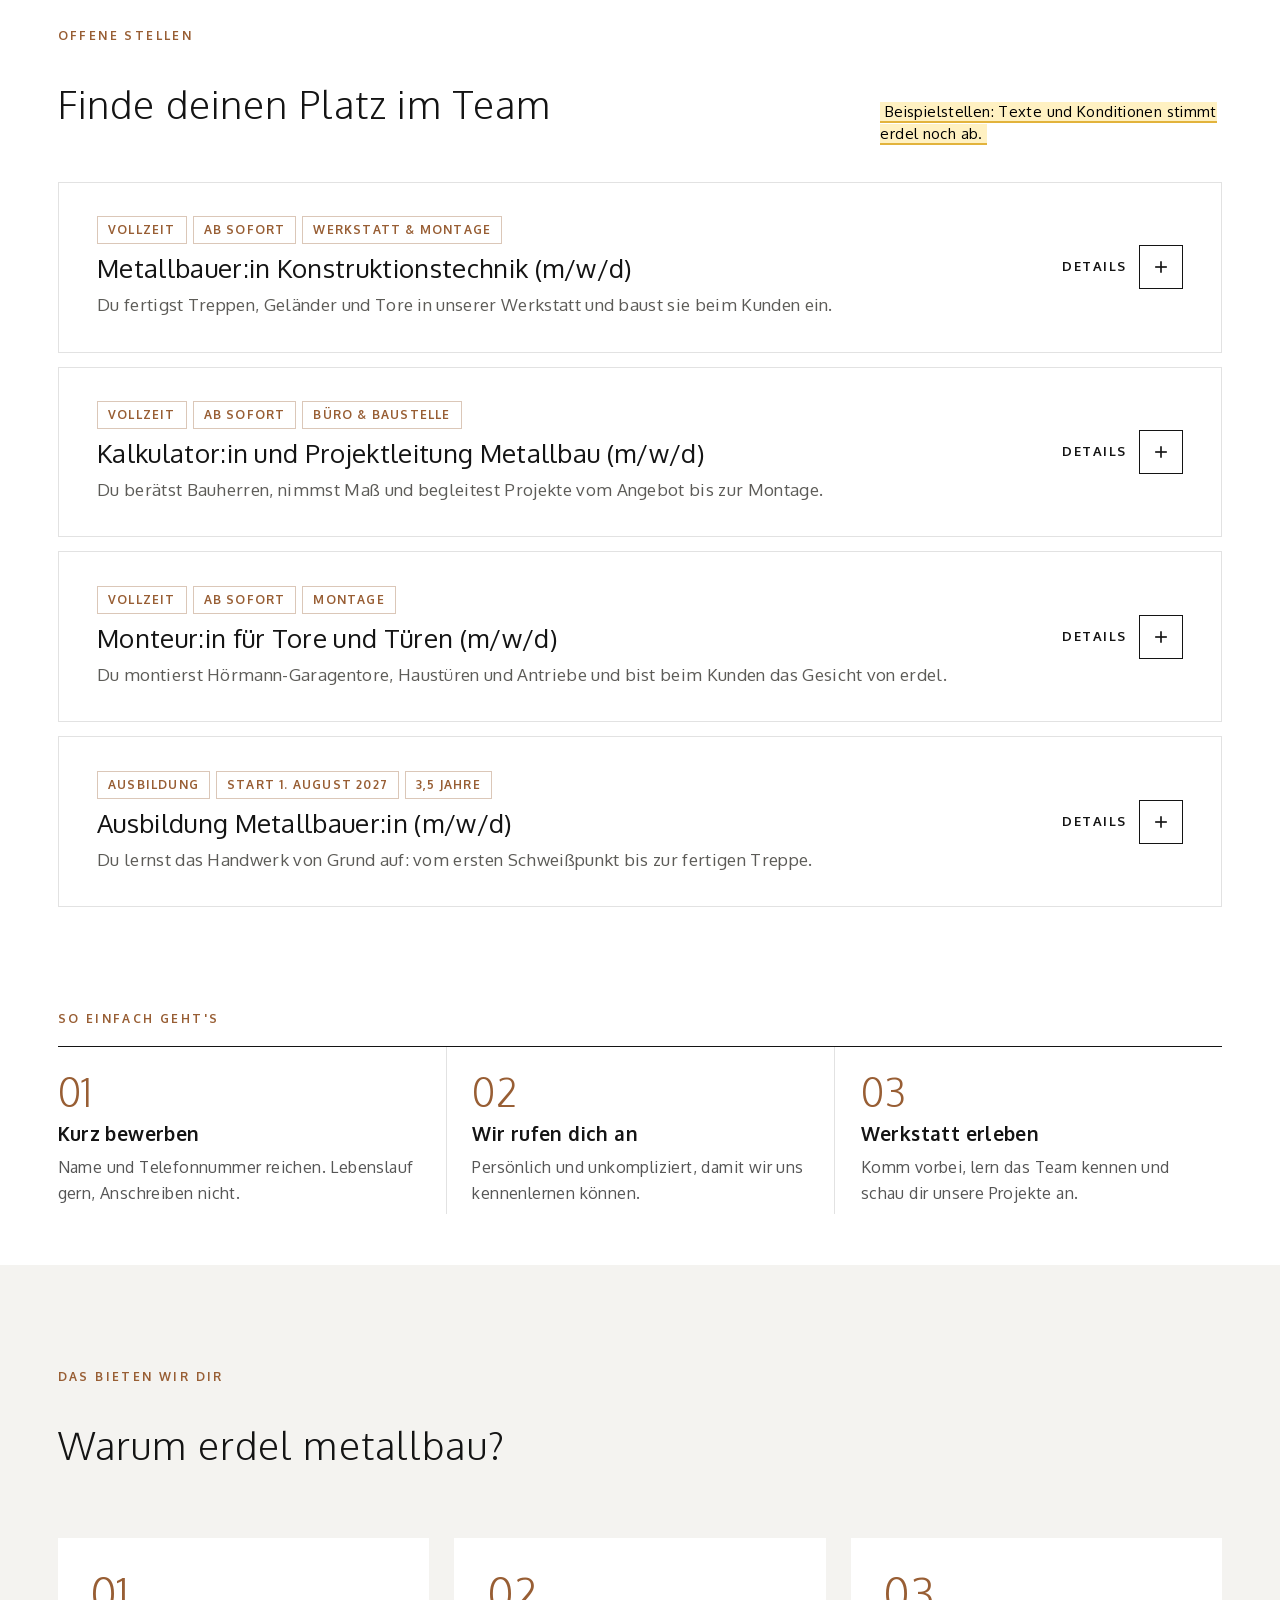
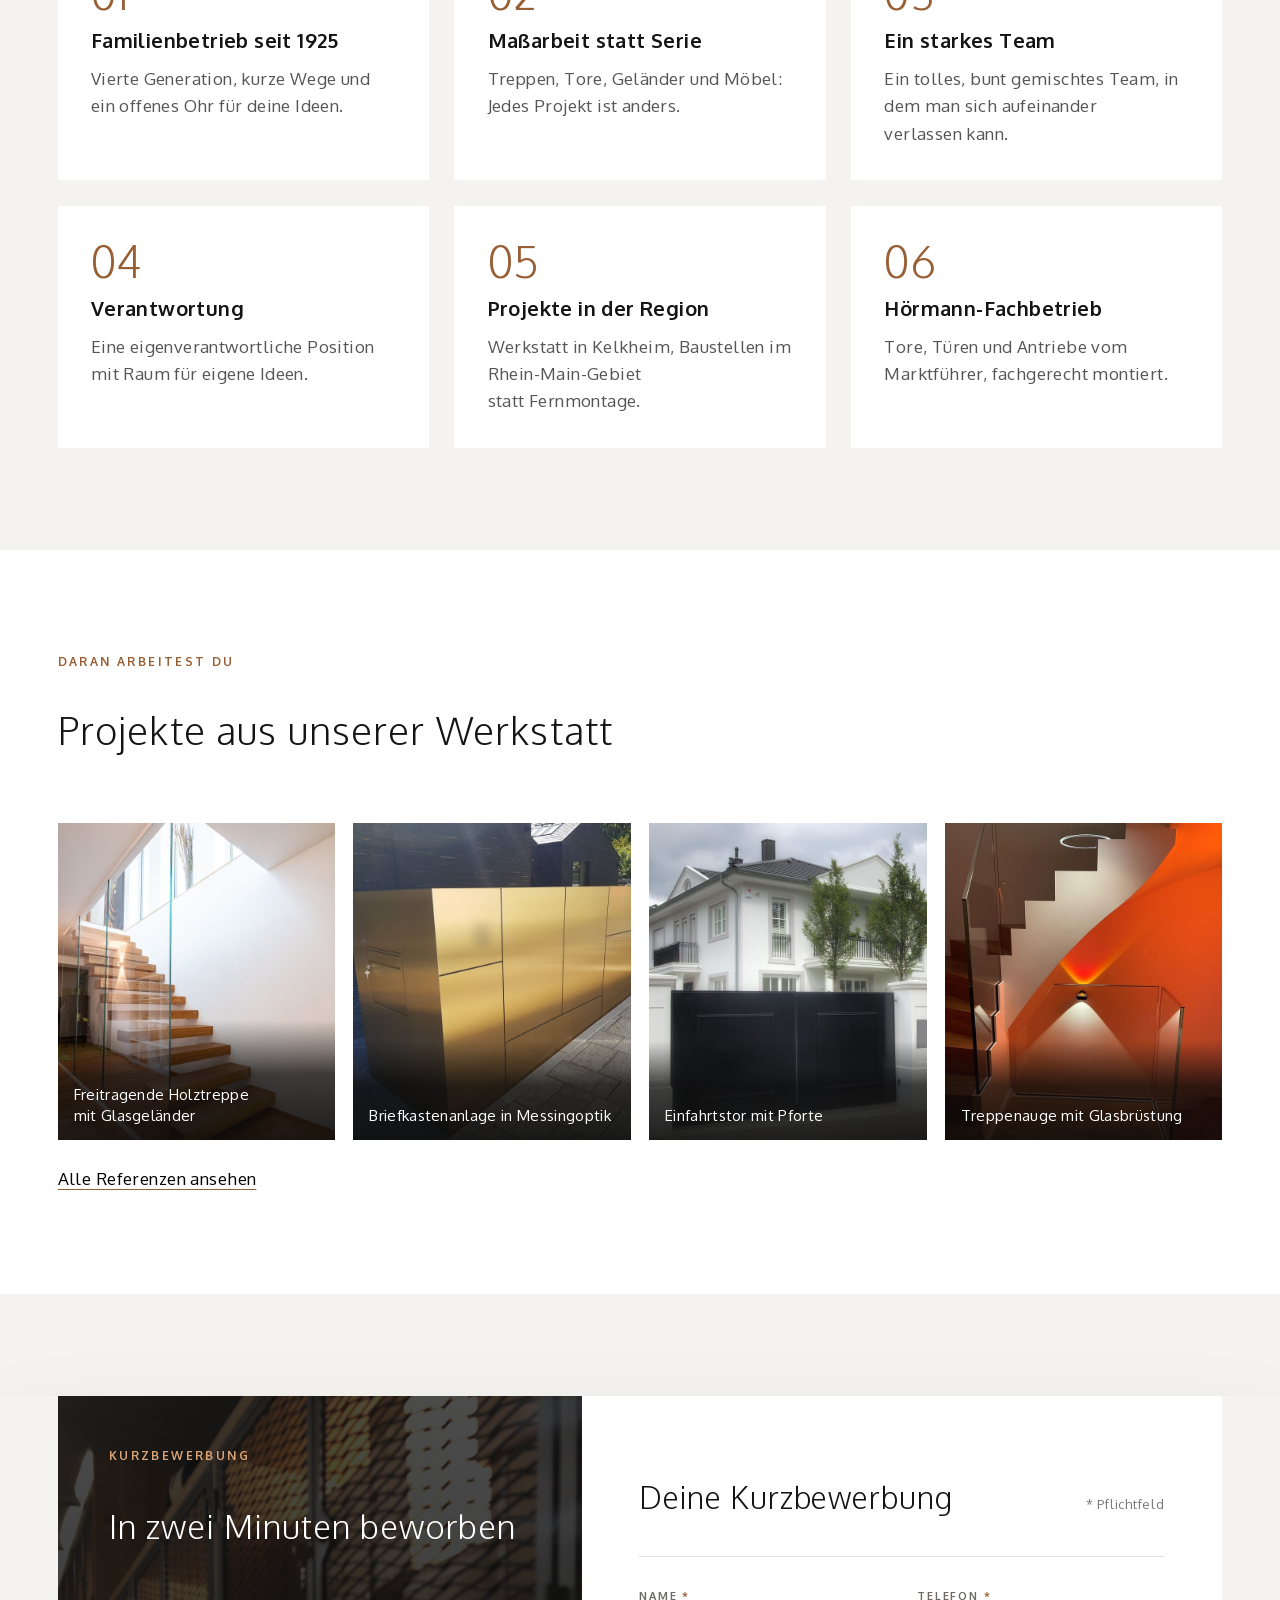
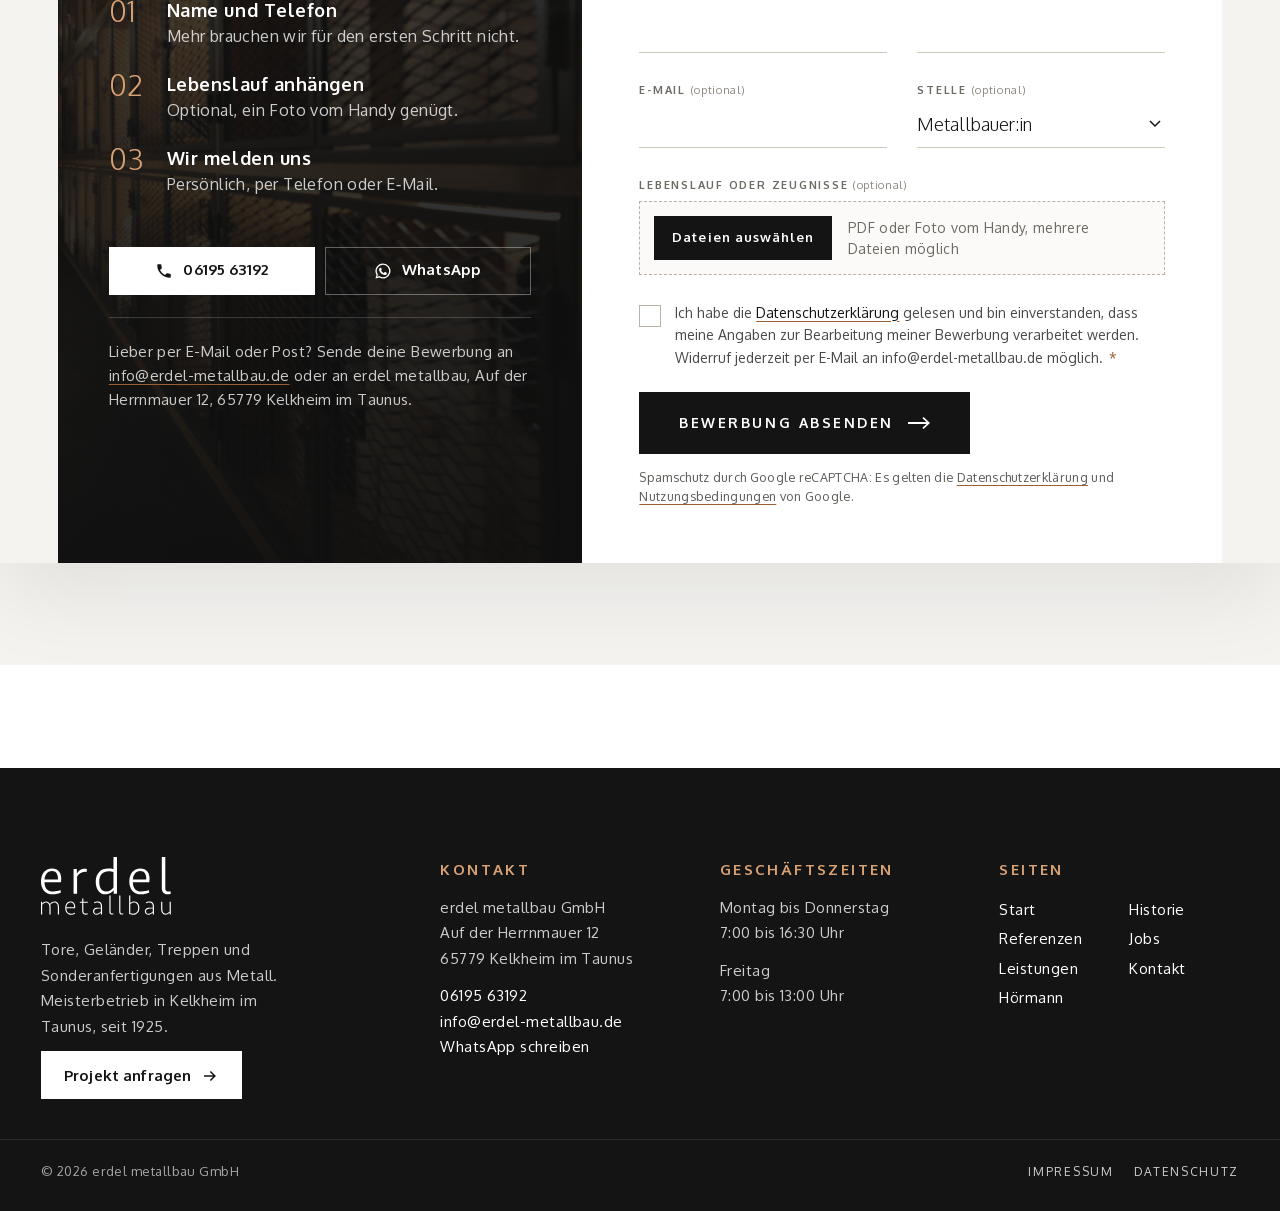
<file: bewerbungsformular/index.html>
<!doctype html>
<html lang="de">
<head>
<meta charset="utf-8">
<meta name="viewport" content="width=device-width, initial-scale=1">
<meta name="robots" content="noindex, follow">
<title>Bewerbung &#8211; Erdel Metallbau</title>
<link rel="canonical" href="../jobs/#bewerben">
<meta http-equiv="refresh" content="0; url=../jobs/#bewerben">
<script>location.replace('../jobs/#bewerben');</script>
</head>
<body style="font-family:Arial,sans-serif;padding:24px">
<p>Weiter zu <a href="../jobs/#bewerben">Bewerbung</a>.</p>
</body>
</html>
</file>
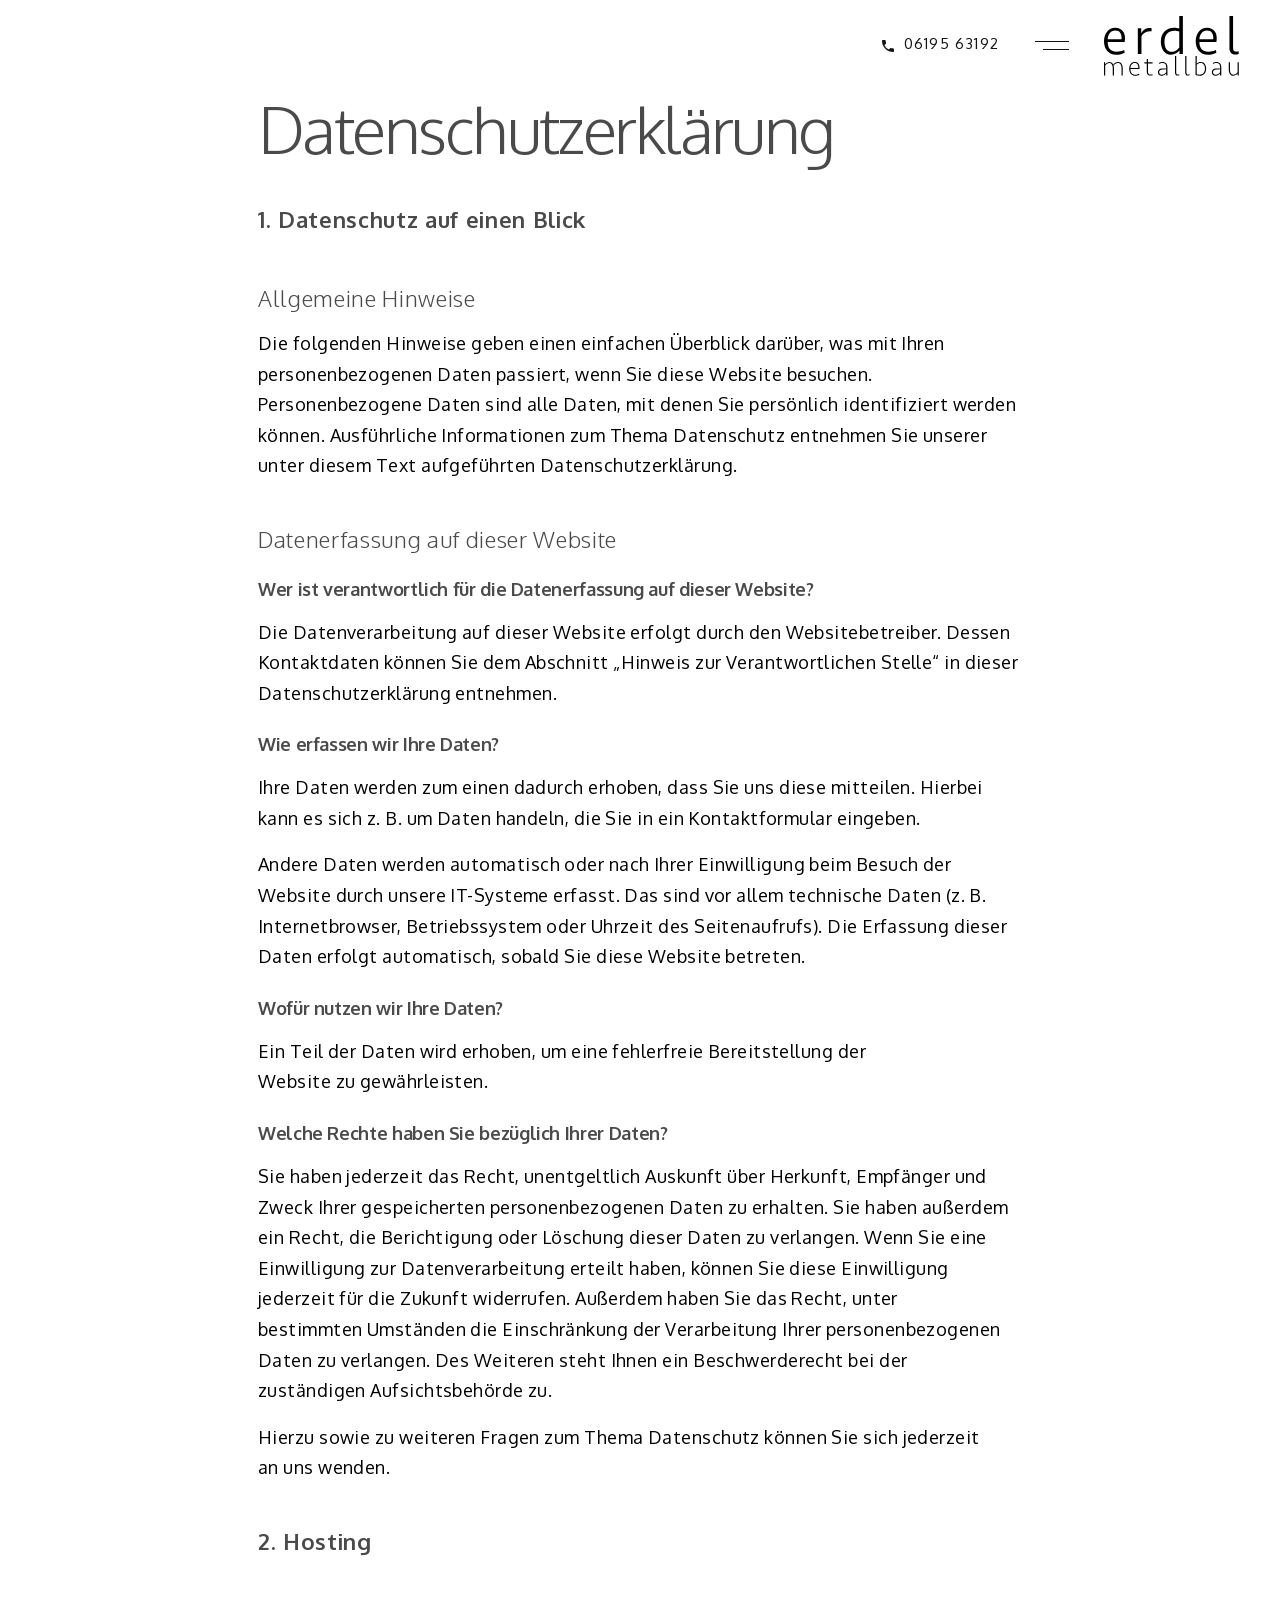
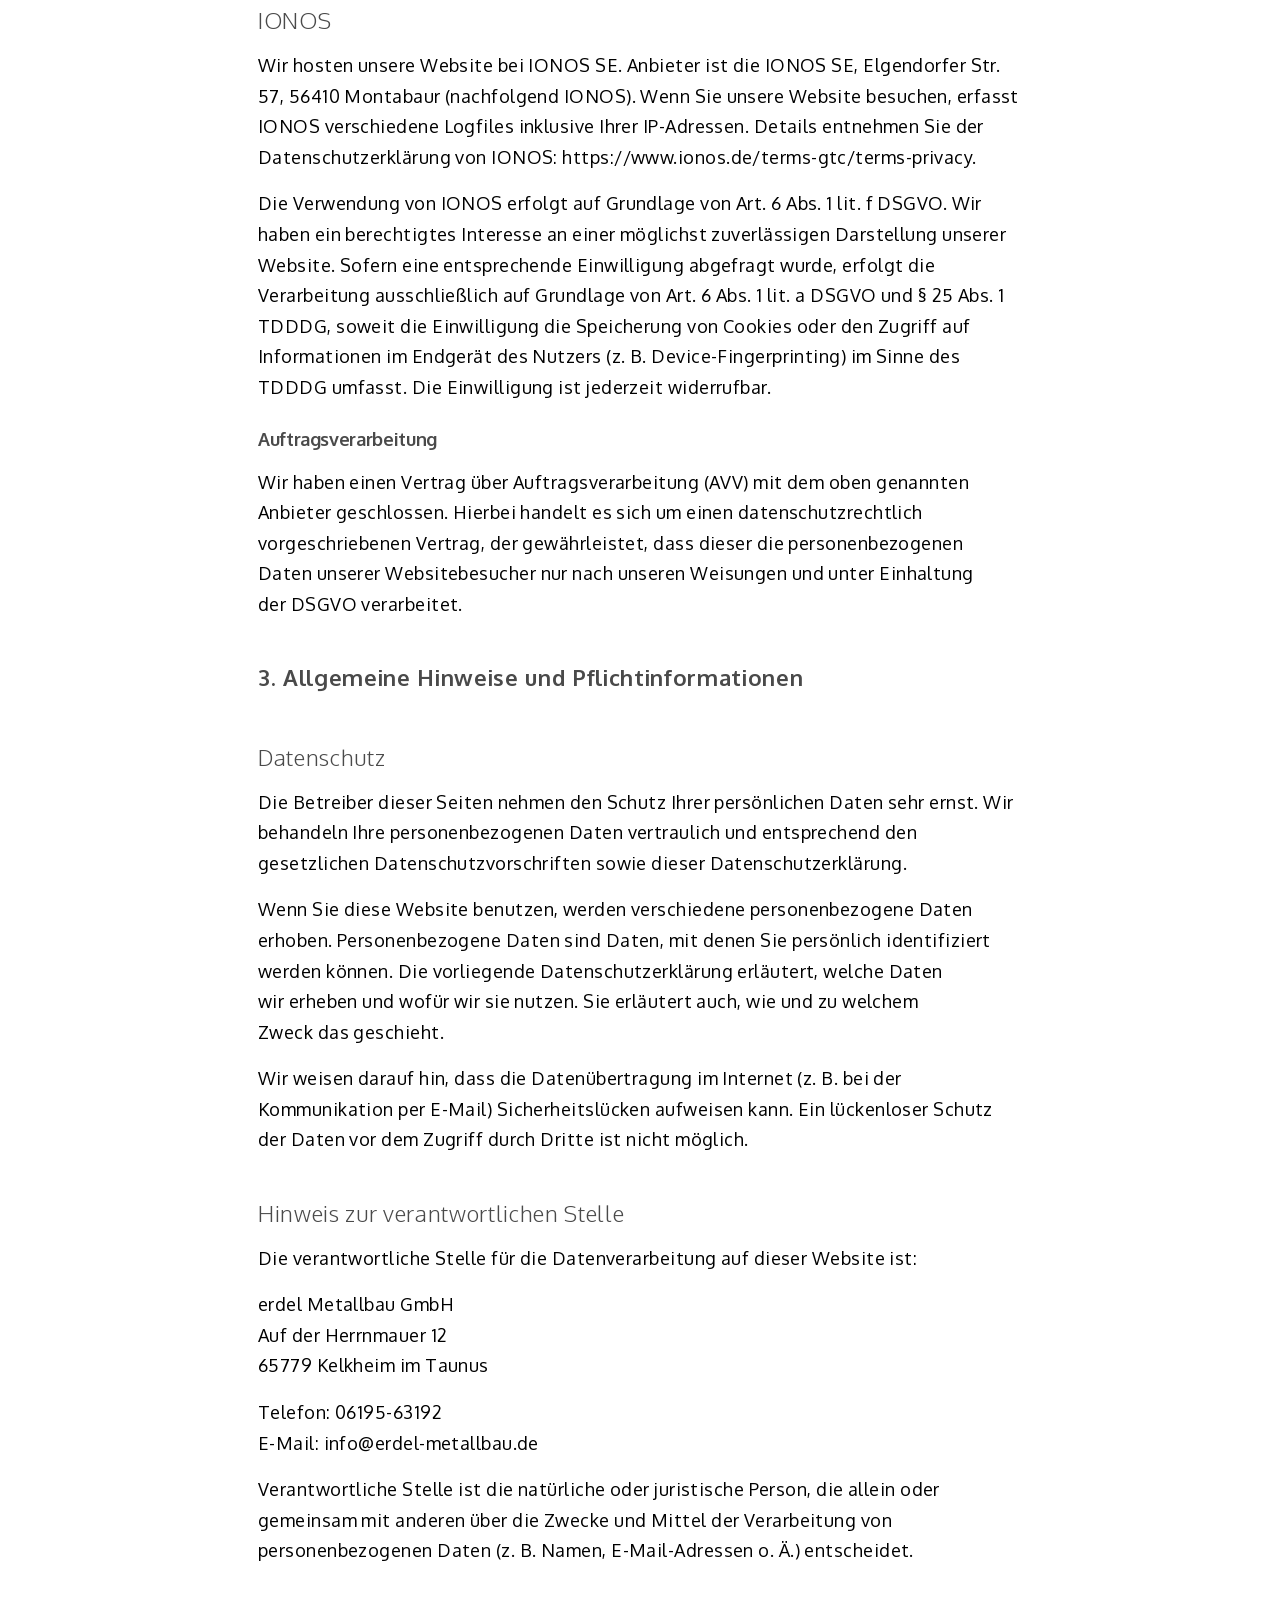
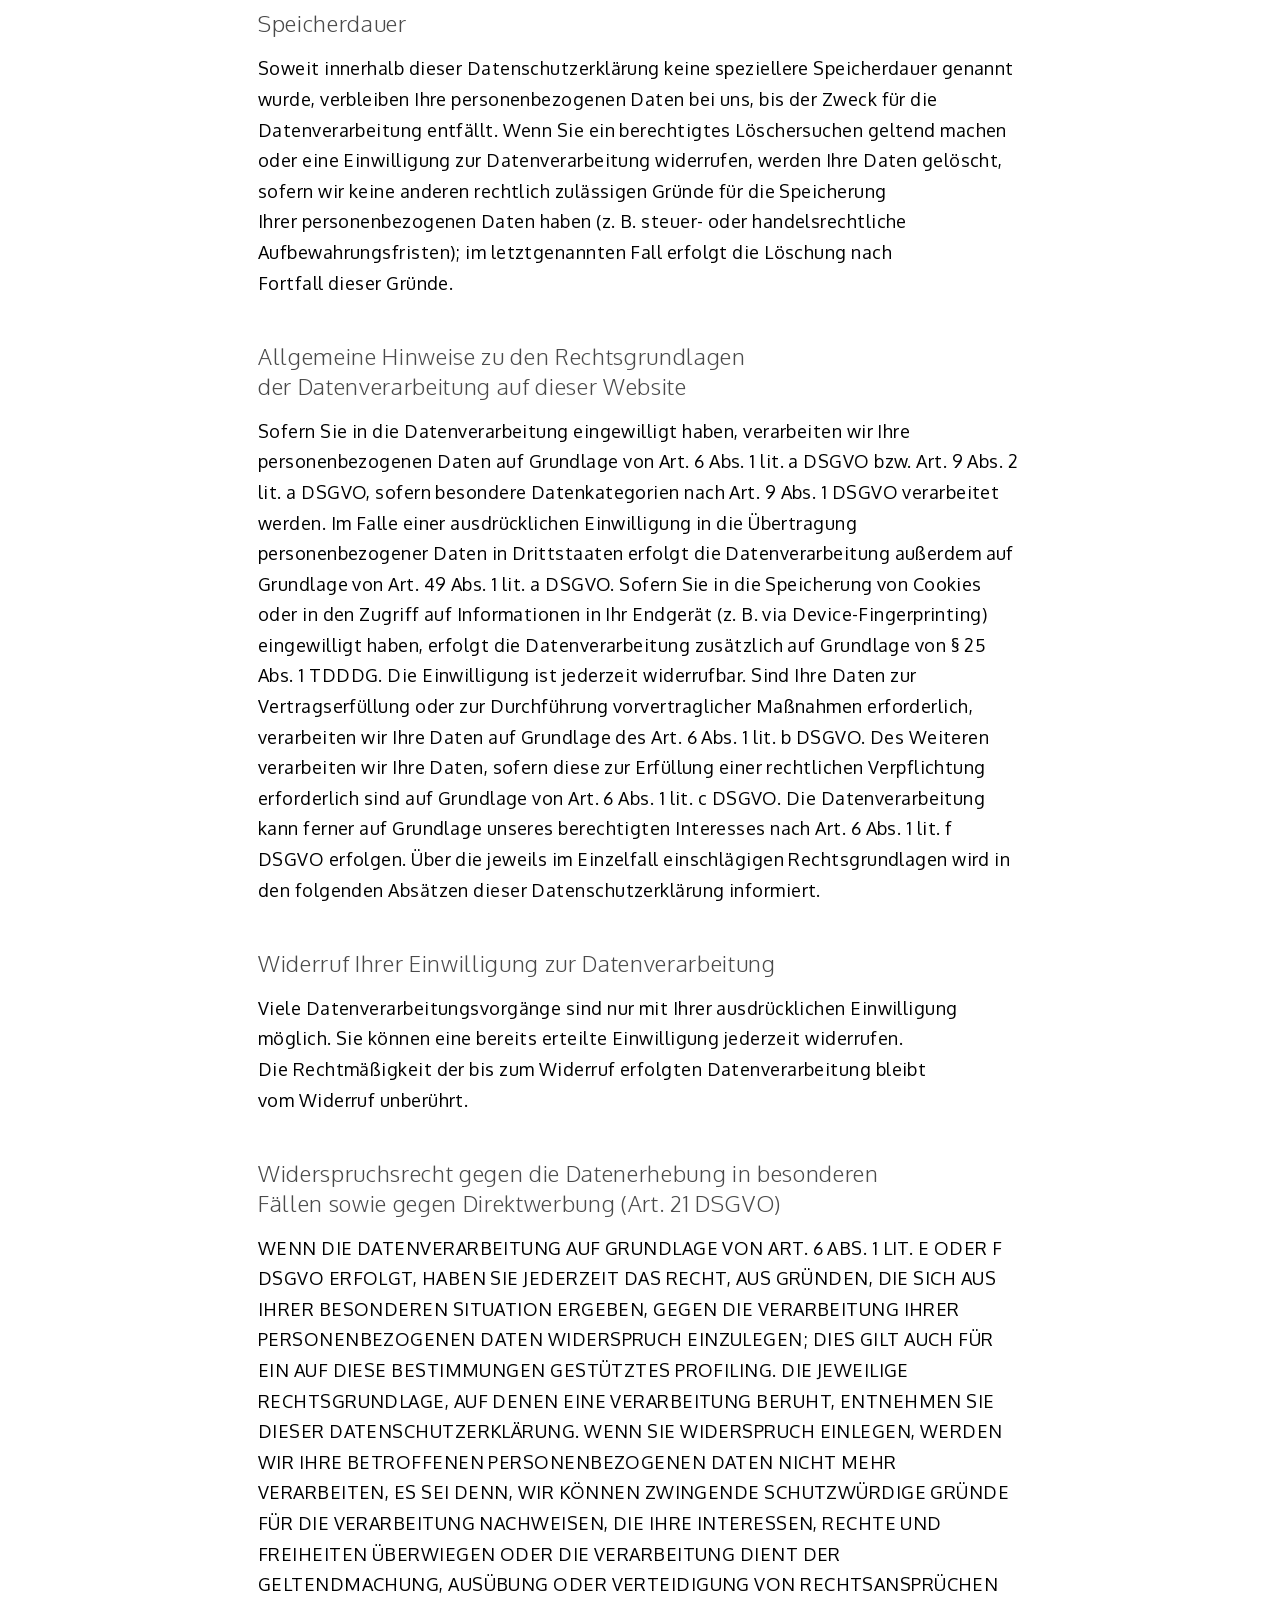
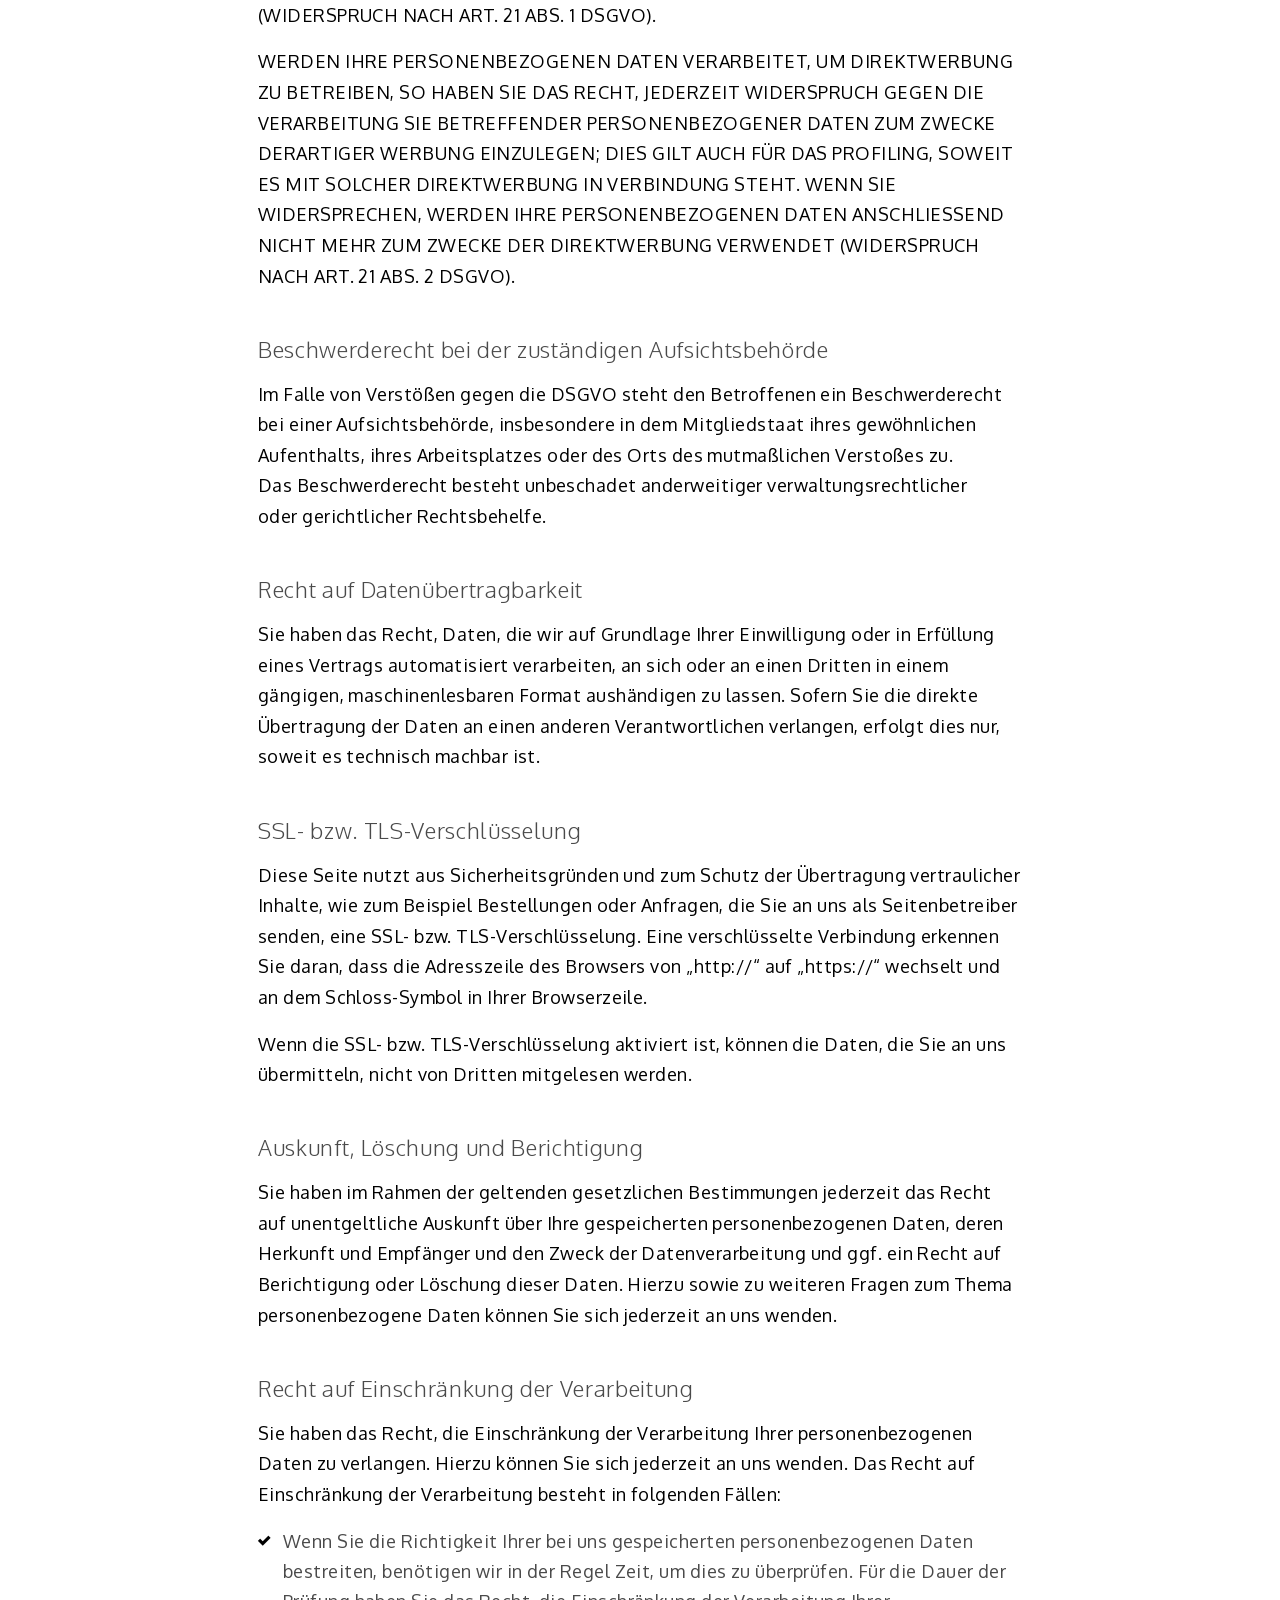
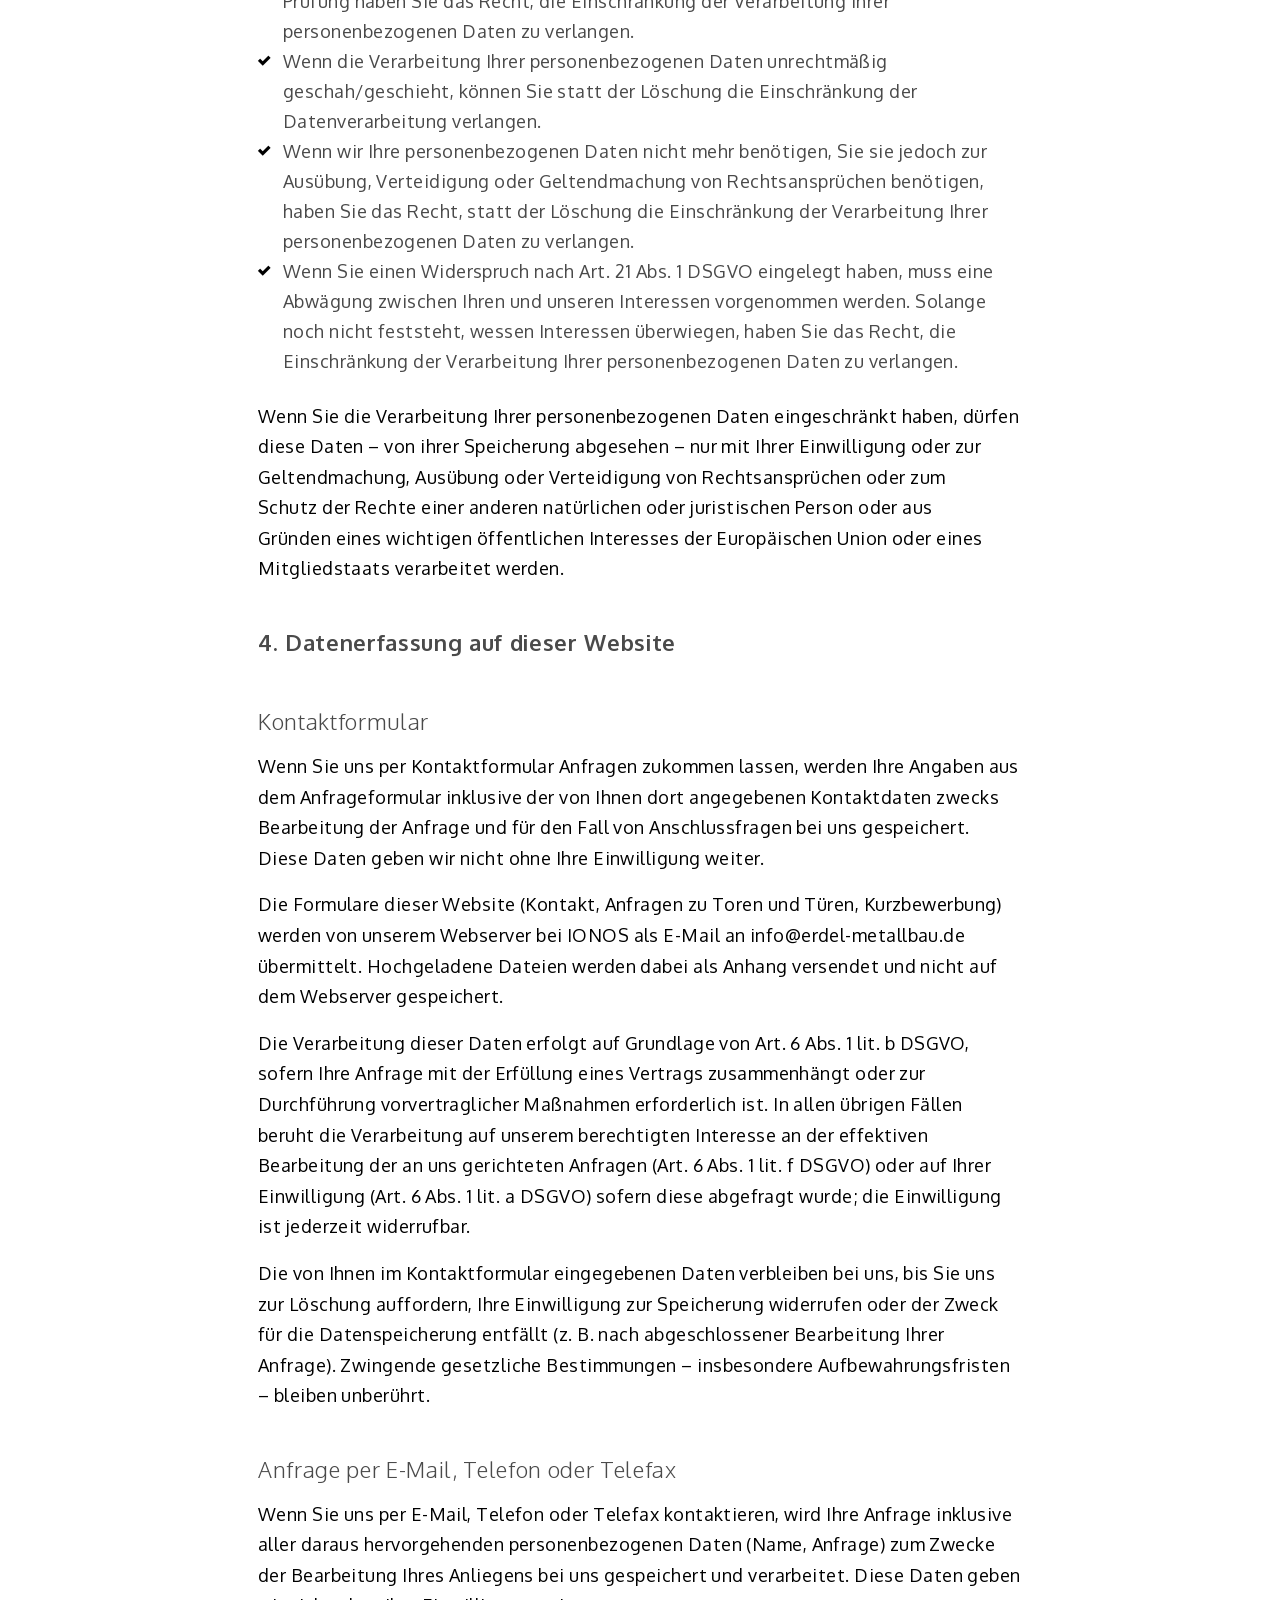
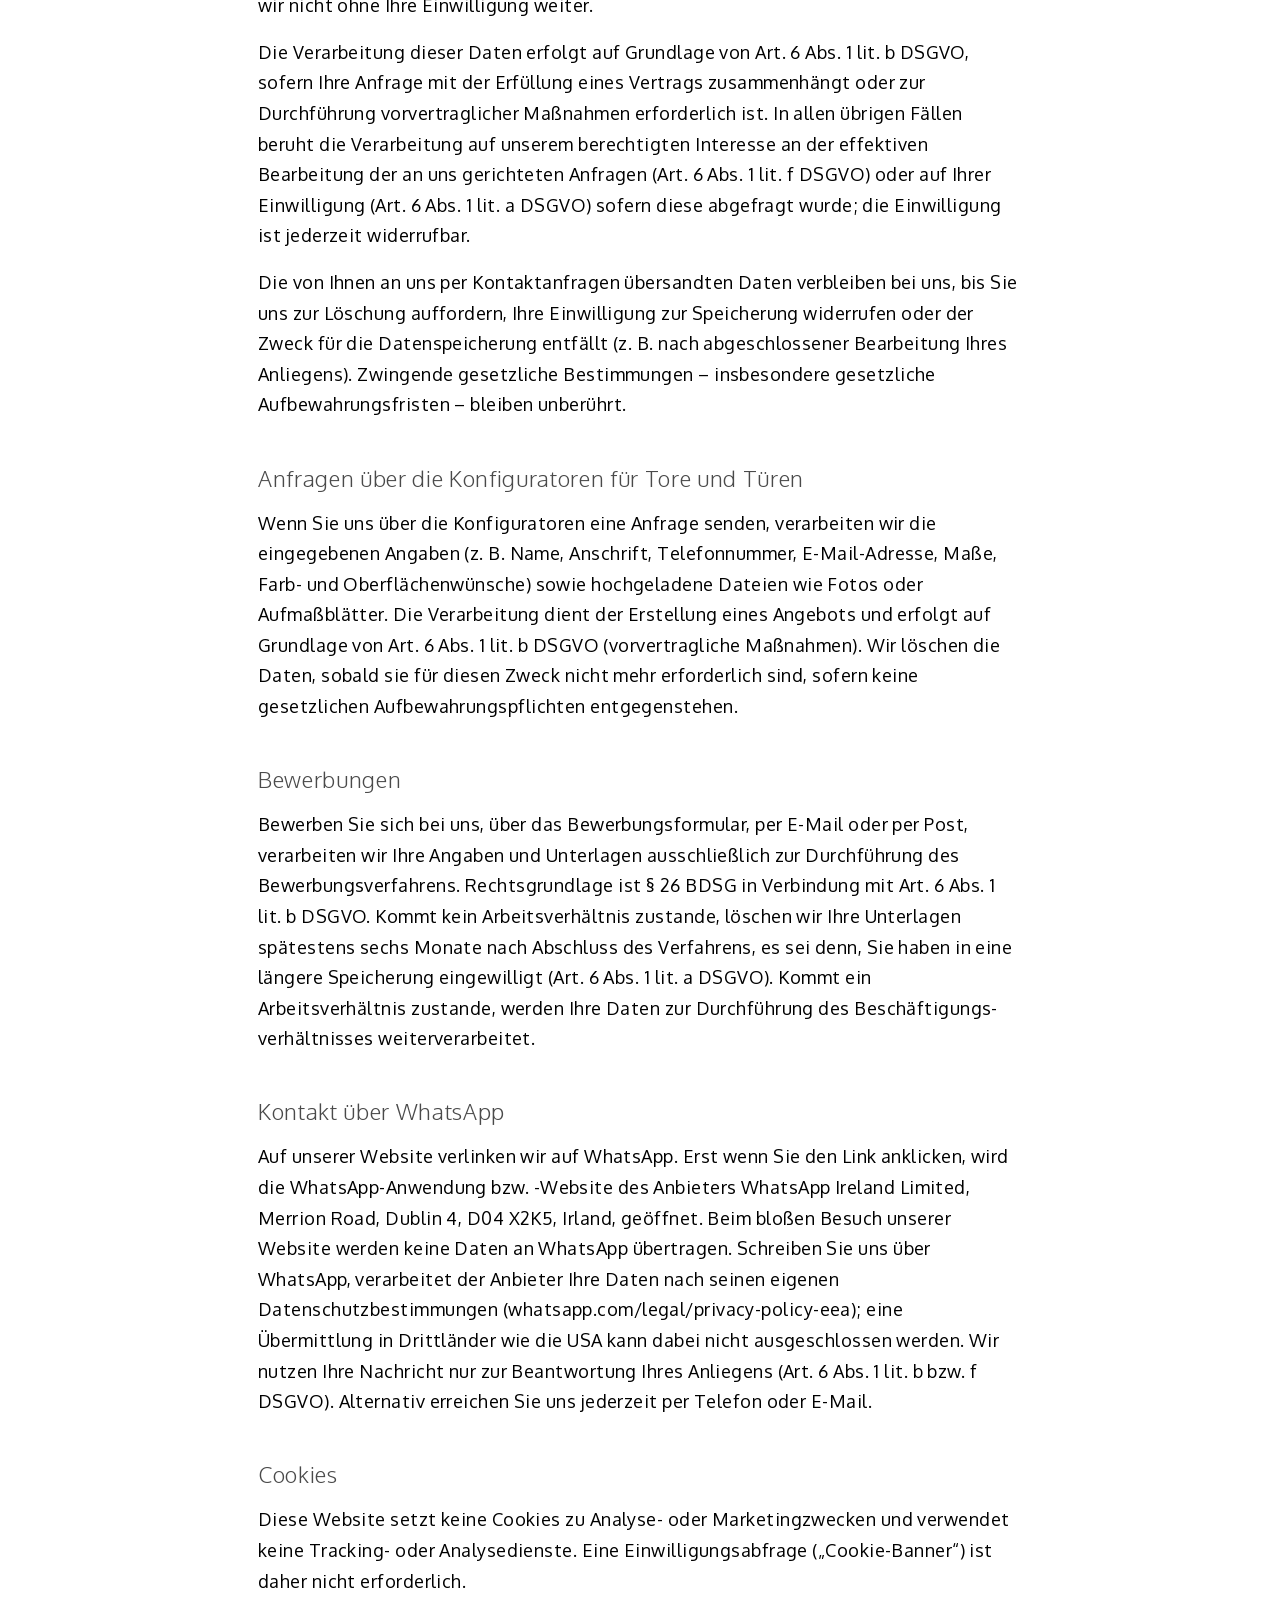
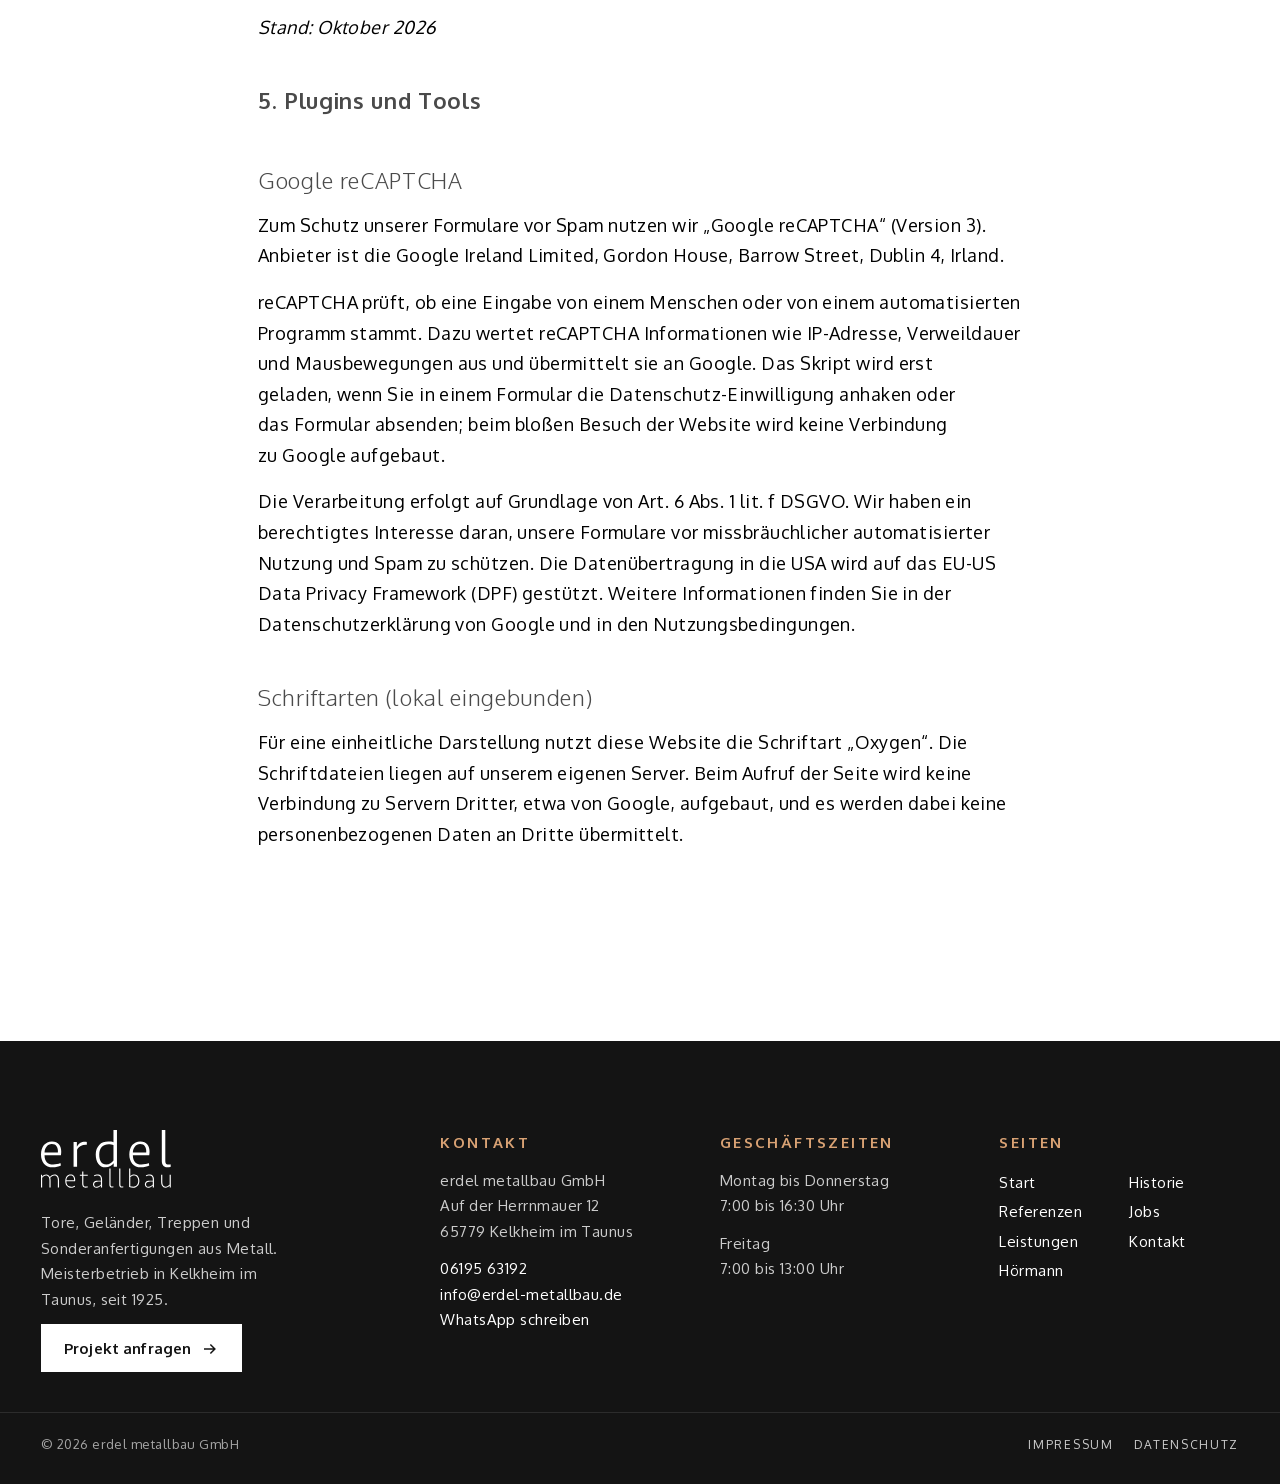
<file: datenschutzerklaerung/index.html>
<!doctype html>
<html lang="de">
<head>
    <meta charset="UTF-8">
    <meta name="viewport" content="width=device-width, initial-scale=1">
    <!-- Tile -->
    <!-- Favicon -->
    <link href="../favicon.ico" rel="icon" />
        <title>Datenschutzerklärung &#8211; Erdel Metallbau</title>
<meta name='robots' content='noindex, nofollow' />
<style id="wp-img-auto-sizes-contain-inline-css">
img:is([sizes=auto i],[sizes^="auto," i]){contain-intrinsic-size:3000px 1500px}
/*# sourceURL=wp-img-auto-sizes-contain-inline-css */
</style>
<style id="wp-emoji-styles-inline-css">

	img.wp-smiley, img.emoji {
		display: inline !important;
		border: none !important;
		box-shadow: none !important;
		height: 1em !important;
		width: 1em !important;
		margin: 0 0.07em !important;
		vertical-align: -0.1em !important;
		background: none !important;
		padding: 0 !important;
	}
/*# sourceURL=wp-emoji-styles-inline-css */
</style>
<style id="wp-block-library-inline-css">
:root{--wp-block-synced-color:#7a00df;--wp-block-synced-color--rgb:122,0,223;--wp-bound-block-color:var(--wp-block-synced-color);--wp-editor-canvas-background:#ddd;--wp-admin-theme-color:#007cba;--wp-admin-theme-color--rgb:0,124,186;--wp-admin-theme-color-darker-10:#006ba1;--wp-admin-theme-color-darker-10--rgb:0,107,160.5;--wp-admin-theme-color-darker-20:#005a87;--wp-admin-theme-color-darker-20--rgb:0,90,135;--wp-admin-border-width-focus:2px}@media (min-resolution:192dpi){:root{--wp-admin-border-width-focus:1.5px}}.wp-element-button{cursor:pointer}:root .has-very-light-gray-background-color{background-color:#eee}:root .has-very-dark-gray-background-color{background-color:#313131}:root .has-very-light-gray-color{color:#eee}:root .has-very-dark-gray-color{color:#313131}:root .has-vivid-green-cyan-to-vivid-cyan-blue-gradient-background{background:linear-gradient(135deg,#00d084,#0693e3)}:root .has-purple-crush-gradient-background{background:linear-gradient(135deg,#34e2e4,#4721fb 50%,#ab1dfe)}:root .has-hazy-dawn-gradient-background{background:linear-gradient(135deg,#faaca8,#dad0ec)}:root .has-subdued-olive-gradient-background{background:linear-gradient(135deg,#fafae1,#67a671)}:root .has-atomic-cream-gradient-background{background:linear-gradient(135deg,#fdd79a,#004a59)}:root .has-nightshade-gradient-background{background:linear-gradient(135deg,#330968,#31cdcf)}:root .has-midnight-gradient-background{background:linear-gradient(135deg,#020381,#2874fc)}:root{--wp--preset--font-size--normal:16px;--wp--preset--font-size--huge:42px}.has-regular-font-size{font-size:1em}.has-larger-font-size{font-size:2.625em}.has-normal-font-size{font-size:var(--wp--preset--font-size--normal)}.has-huge-font-size{font-size:var(--wp--preset--font-size--huge)}:root .has-text-align-center{text-align:center}:root .has-text-align-left{text-align:left}:root .has-text-align-right{text-align:right}.has-fit-text{white-space:nowrap!important}#end-resizable-editor-section{display:none}.aligncenter{clear:both}.items-justified-left{justify-content:flex-start}.items-justified-center{justify-content:center}.items-justified-right{justify-content:flex-end}.items-justified-space-between{justify-content:space-between}.screen-reader-text{word-wrap:normal!important;border:0;clip-path:inset(50%);height:1px;margin:-1px;overflow:hidden;padding:0;position:absolute;width:1px;word-break:normal!important}.screen-reader-text:focus{background-color:#ddd;clip-path:none;color:#444;display:block;font-size:1em;height:auto;left:5px;line-height:normal;padding:15px 23px 14px;text-decoration:none;top:5px;width:auto;z-index:100000}html :where(.has-border-color){border-style:solid}html :where([style^=border-color],[style*=";border-color"],[style*="; border-color"]){border-style:solid}html :where([style^=border-top-color],[style*=";border-top-color"],[style*="; border-top-color"]){border-top-style:solid}html :where([style^=border-right-color],[style*=";border-right-color"],[style*="; border-right-color"]){border-right-style:solid}html :where([style^=border-bottom-color],[style*=";border-bottom-color"],[style*="; border-bottom-color"]){border-bottom-style:solid}html :where([style^=border-left-color],[style*=";border-left-color"],[style*="; border-left-color"]){border-left-style:solid}html :where([style^=border-width],[style*=";border-width"],[style*="; border-width"]){border-style:solid}html :where([style^=border-top-width],[style*=";border-top-width"],[style*="; border-top-width"]){border-top-style:solid}html :where([style^=border-right-width],[style*=";border-right-width"],[style*="; border-right-width"]){border-right-style:solid}html :where([style^=border-bottom-width],[style*=";border-bottom-width"],[style*="; border-bottom-width"]){border-bottom-style:solid}html :where([style^=border-left-width],[style*=";border-left-width"],[style*="; border-left-width"]){border-left-style:solid}html :where(img[class*=wp-image-]){height:auto;max-width:100%}:where(figure){margin:0 0 1em}html :where(.is-position-sticky){--wp-admin--admin-bar--position-offset:var(--wp-admin--admin-bar--height,0px)}@media screen and (max-width:600px){html :where(.is-position-sticky){--wp-admin--admin-bar--position-offset:0px}}

/*# sourceURL=/wp-includes/css/dist/block-library/common.min.css */
</style>
<style id="classic-theme-styles-inline-css">
/*! This file is auto-generated */
.wp-block-button__link{color:#fff;background-color:#32373c;border-radius:9999px;box-shadow:none;text-decoration:none;padding:calc(.667em + 2px) calc(1.333em + 2px);font-size:1.125em}.wp-block-file__button{background:#32373c;color:#fff;text-decoration:none}
/*# sourceURL=/wp-includes/css/classic-themes.min.css */
</style>

<style id="global-styles-inline-css">
:root{--wp--preset--aspect-ratio--square: 1;--wp--preset--aspect-ratio--4-3: 4/3;--wp--preset--aspect-ratio--3-4: 3/4;--wp--preset--aspect-ratio--3-2: 3/2;--wp--preset--aspect-ratio--2-3: 2/3;--wp--preset--aspect-ratio--16-9: 16/9;--wp--preset--aspect-ratio--9-16: 9/16;--wp--preset--color--black: #000000;--wp--preset--color--cyan-bluish-gray: #abb8c3;--wp--preset--color--white: #ffffff;--wp--preset--color--pale-pink: #f78da7;--wp--preset--color--vivid-red: #cf2e2e;--wp--preset--color--luminous-vivid-orange: #ff6900;--wp--preset--color--luminous-vivid-amber: #fcb900;--wp--preset--color--light-green-cyan: #7bdcb5;--wp--preset--color--vivid-green-cyan: #00d084;--wp--preset--color--pale-cyan-blue: #8ed1fc;--wp--preset--color--vivid-cyan-blue: #0693e3;--wp--preset--color--vivid-purple: #9b51e0;--wp--preset--gradient--vivid-cyan-blue-to-vivid-purple: linear-gradient(135deg,rgb(6,147,227) 0%,rgb(155,81,224) 100%);--wp--preset--gradient--light-green-cyan-to-vivid-green-cyan: linear-gradient(135deg,rgb(122,220,180) 0%,rgb(0,208,130) 100%);--wp--preset--gradient--luminous-vivid-amber-to-luminous-vivid-orange: linear-gradient(135deg,rgb(252,185,0) 0%,rgb(255,105,0) 100%);--wp--preset--gradient--luminous-vivid-orange-to-vivid-red: linear-gradient(135deg,rgb(255,105,0) 0%,rgb(207,46,46) 100%);--wp--preset--gradient--very-light-gray-to-cyan-bluish-gray: linear-gradient(135deg,rgb(238,238,238) 0%,rgb(169,184,195) 100%);--wp--preset--gradient--cool-to-warm-spectrum: linear-gradient(135deg,rgb(74,234,220) 0%,rgb(151,120,209) 20%,rgb(207,42,186) 40%,rgb(238,44,130) 60%,rgb(251,105,98) 80%,rgb(254,248,76) 100%);--wp--preset--gradient--blush-light-purple: linear-gradient(135deg,rgb(255,206,236) 0%,rgb(152,150,240) 100%);--wp--preset--gradient--blush-bordeaux: linear-gradient(135deg,rgb(254,205,165) 0%,rgb(254,45,45) 50%,rgb(107,0,62) 100%);--wp--preset--gradient--luminous-dusk: linear-gradient(135deg,rgb(255,203,112) 0%,rgb(199,81,192) 50%,rgb(65,88,208) 100%);--wp--preset--gradient--pale-ocean: linear-gradient(135deg,rgb(255,245,203) 0%,rgb(182,227,212) 50%,rgb(51,167,181) 100%);--wp--preset--gradient--electric-grass: linear-gradient(135deg,rgb(202,248,128) 0%,rgb(113,206,126) 100%);--wp--preset--gradient--midnight: linear-gradient(135deg,rgb(2,3,129) 0%,rgb(40,116,252) 100%);--wp--preset--font-size--small: 13px;--wp--preset--font-size--medium: 20px;--wp--preset--font-size--large: 36px;--wp--preset--font-size--x-large: 42px;--wp--preset--spacing--20: 0.44rem;--wp--preset--spacing--30: 0.67rem;--wp--preset--spacing--40: 1rem;--wp--preset--spacing--50: 1.5rem;--wp--preset--spacing--60: 2.25rem;--wp--preset--spacing--70: 3.38rem;--wp--preset--spacing--80: 5.06rem;--wp--preset--shadow--natural: 6px 6px 9px rgba(0, 0, 0, 0.2);--wp--preset--shadow--deep: 12px 12px 50px rgba(0, 0, 0, 0.4);--wp--preset--shadow--sharp: 6px 6px 0px rgba(0, 0, 0, 0.2);--wp--preset--shadow--outlined: 6px 6px 0px -3px rgb(255, 255, 255), 6px 6px rgb(0, 0, 0);--wp--preset--shadow--crisp: 6px 6px 0px rgb(0, 0, 0);}.wp-block-button{--wp--preset--dimension--25: 25%;--wp--preset--dimension--50: 50%;--wp--preset--dimension--75: 75%;--wp--preset--dimension--100: 100%;}:where(body) { margin: 0; }:where(.is-layout-flex){gap: 0.5em;}:where(.is-layout-grid){gap: 0.5em;}body .is-layout-flex{display: flex;}.is-layout-flex{flex-wrap: wrap;align-items: center;}.is-layout-flex > :is(*, div){margin: 0;}body .is-layout-grid{display: grid;}.is-layout-grid > :is(*, div){margin: 0;}body{padding-top: 0px;padding-right: 0px;padding-bottom: 0px;padding-left: 0px;}:root :where(.wp-element-button, .wp-block-button__link){background-color: #32373c;border-width: 0;color: #fff;font-family: inherit;font-size: inherit;font-style: inherit;font-weight: inherit;letter-spacing: inherit;line-height: inherit;padding-top: calc(0.667em + 2px);padding-right: calc(1.333em + 2px);padding-bottom: calc(0.667em + 2px);padding-left: calc(1.333em + 2px);text-decoration: none;text-transform: inherit;}.has-black-color{color: var(--wp--preset--color--black) !important;}.has-cyan-bluish-gray-color{color: var(--wp--preset--color--cyan-bluish-gray) !important;}.has-white-color{color: var(--wp--preset--color--white) !important;}.has-pale-pink-color{color: var(--wp--preset--color--pale-pink) !important;}.has-vivid-red-color{color: var(--wp--preset--color--vivid-red) !important;}.has-luminous-vivid-orange-color{color: var(--wp--preset--color--luminous-vivid-orange) !important;}.has-luminous-vivid-amber-color{color: var(--wp--preset--color--luminous-vivid-amber) !important;}.has-light-green-cyan-color{color: var(--wp--preset--color--light-green-cyan) !important;}.has-vivid-green-cyan-color{color: var(--wp--preset--color--vivid-green-cyan) !important;}.has-pale-cyan-blue-color{color: var(--wp--preset--color--pale-cyan-blue) !important;}.has-vivid-cyan-blue-color{color: var(--wp--preset--color--vivid-cyan-blue) !important;}.has-vivid-purple-color{color: var(--wp--preset--color--vivid-purple) !important;}.has-black-background-color{background-color: var(--wp--preset--color--black) !important;}.has-cyan-bluish-gray-background-color{background-color: var(--wp--preset--color--cyan-bluish-gray) !important;}.has-white-background-color{background-color: var(--wp--preset--color--white) !important;}.has-pale-pink-background-color{background-color: var(--wp--preset--color--pale-pink) !important;}.has-vivid-red-background-color{background-color: var(--wp--preset--color--vivid-red) !important;}.has-luminous-vivid-orange-background-color{background-color: var(--wp--preset--color--luminous-vivid-orange) !important;}.has-luminous-vivid-amber-background-color{background-color: var(--wp--preset--color--luminous-vivid-amber) !important;}.has-light-green-cyan-background-color{background-color: var(--wp--preset--color--light-green-cyan) !important;}.has-vivid-green-cyan-background-color{background-color: var(--wp--preset--color--vivid-green-cyan) !important;}.has-pale-cyan-blue-background-color{background-color: var(--wp--preset--color--pale-cyan-blue) !important;}.has-vivid-cyan-blue-background-color{background-color: var(--wp--preset--color--vivid-cyan-blue) !important;}.has-vivid-purple-background-color{background-color: var(--wp--preset--color--vivid-purple) !important;}.has-black-border-color{border-color: var(--wp--preset--color--black) !important;}.has-cyan-bluish-gray-border-color{border-color: var(--wp--preset--color--cyan-bluish-gray) !important;}.has-white-border-color{border-color: var(--wp--preset--color--white) !important;}.has-pale-pink-border-color{border-color: var(--wp--preset--color--pale-pink) !important;}.has-vivid-red-border-color{border-color: var(--wp--preset--color--vivid-red) !important;}.has-luminous-vivid-orange-border-color{border-color: var(--wp--preset--color--luminous-vivid-orange) !important;}.has-luminous-vivid-amber-border-color{border-color: var(--wp--preset--color--luminous-vivid-amber) !important;}.has-light-green-cyan-border-color{border-color: var(--wp--preset--color--light-green-cyan) !important;}.has-vivid-green-cyan-border-color{border-color: var(--wp--preset--color--vivid-green-cyan) !important;}.has-pale-cyan-blue-border-color{border-color: var(--wp--preset--color--pale-cyan-blue) !important;}.has-vivid-cyan-blue-border-color{border-color: var(--wp--preset--color--vivid-cyan-blue) !important;}.has-vivid-purple-border-color{border-color: var(--wp--preset--color--vivid-purple) !important;}.has-vivid-cyan-blue-to-vivid-purple-gradient-background{background: var(--wp--preset--gradient--vivid-cyan-blue-to-vivid-purple) !important;}.has-light-green-cyan-to-vivid-green-cyan-gradient-background{background: var(--wp--preset--gradient--light-green-cyan-to-vivid-green-cyan) !important;}.has-luminous-vivid-amber-to-luminous-vivid-orange-gradient-background{background: var(--wp--preset--gradient--luminous-vivid-amber-to-luminous-vivid-orange) !important;}.has-luminous-vivid-orange-to-vivid-red-gradient-background{background: var(--wp--preset--gradient--luminous-vivid-orange-to-vivid-red) !important;}.has-very-light-gray-to-cyan-bluish-gray-gradient-background{background: var(--wp--preset--gradient--very-light-gray-to-cyan-bluish-gray) !important;}.has-cool-to-warm-spectrum-gradient-background{background: var(--wp--preset--gradient--cool-to-warm-spectrum) !important;}.has-blush-light-purple-gradient-background{background: var(--wp--preset--gradient--blush-light-purple) !important;}.has-blush-bordeaux-gradient-background{background: var(--wp--preset--gradient--blush-bordeaux) !important;}.has-luminous-dusk-gradient-background{background: var(--wp--preset--gradient--luminous-dusk) !important;}.has-pale-ocean-gradient-background{background: var(--wp--preset--gradient--pale-ocean) !important;}.has-electric-grass-gradient-background{background: var(--wp--preset--gradient--electric-grass) !important;}.has-midnight-gradient-background{background: var(--wp--preset--gradient--midnight) !important;}.has-small-font-size{font-size: var(--wp--preset--font-size--small) !important;}.has-medium-font-size{font-size: var(--wp--preset--font-size--medium) !important;}.has-large-font-size{font-size: var(--wp--preset--font-size--large) !important;}.has-x-large-font-size{font-size: var(--wp--preset--font-size--x-large) !important;}
/*# sourceURL=global-styles-inline-css */
</style>

<link rel='stylesheet' id='wp-style-css' href='../wp-content/themes/erdel/assets/styles/style.min.css' media='all' />
<meta name="generator" content="WordPress 7.1.3" />

<link rel="preload" href="../nxm/fonts/oxygen-300-latin.woff2" as="font" type="font/woff2" crossorigin>
<link rel="preload" href="../nxm/fonts/oxygen-400-latin.woff2" as="font" type="font/woff2" crossorigin>
<link rel="preload" href="../nxm/fonts/oxygen-700-latin.woff2" as="font" type="font/woff2" crossorigin>
<link rel="stylesheet" href="../nxm/nxm.css?v=56">
<meta name="theme-color" content="#141414">
</head>
<body class="nxm-nohero wp-singular page-template page-template-page-sidebar-none page-template-page-sidebar-none-php page page-id-509 wp-theme-erdel">
        <div id="page" class="site">
        <!-- nxm:header -->
<a class="nxm-skip" href="#content">Zum Inhalt springen</a>
<header class="nxm-head" id="nxm-head">
  <div class="nxm-head__right">
    <a class="nxm-head__tel" href="tel:+49619563192"><svg viewBox="0 0 24 24" aria-hidden="true"><path d="M6.6 10.8a15.1 15.1 0 0 0 6.6 6.6l2.2-2.2c.3-.3.7-.4 1-.2 1.1.4 2.3.6 3.6.6.6 0 1 .4 1 1V20c0 .6-.4 1-1 1A17 17 0 0 1 3 4c0-.6.4-1 1-1h3.5c.6 0 1 .4 1 1 0 1.3.2 2.5.6 3.6.1.3 0 .7-.2 1l-2.3 2.2z"/></svg><span>06195&nbsp;63192</span></a>
    <button class="nxm-burger" type="button" aria-expanded="false" aria-controls="nxm-menu" aria-label="Menü öffnen">
      <span class="nxm-burger__icon" aria-hidden="true"><i></i><i></i></span>
    </button>
    <a class="nxm-head__logo" href="../" aria-label="erdel metallbau – zur Startseite">
      <img src="../wp-content/themes/erdel/assets/images/logo.svg" alt="erdel metallbau" width="170" height="52">
    </a>
  </div>
</header>
<div class="nxm-menu" id="nxm-menu" role="dialog" aria-modal="true" aria-label="Hauptmenü" aria-hidden="true">
  <div class="nxm-menu__bg" aria-hidden="true"><img src="../nxm/img/tor-villa.jpg" alt="" decoding="async" data-nxm-img="0" class=is-active><img src="../nxm/img/zaun-lamellen.jpg" alt="" decoding="async" data-nxm-img="1"><img src="../nxm/img/tor-anthrazit.jpg" alt="" decoding="async" data-nxm-img="2"><img src="../nxm/img/eingang-anthrazit.jpg" alt="" decoding="async" data-nxm-img="3"><img src="../nxm/img/balkon-altbau.jpg" alt="" decoding="async" data-nxm-img="4"><img src="../nxm/img/montage-transporter.jpg" alt="" decoding="async" data-nxm-img="5"><img src="../nxm/img/haus-terrasse.jpg" alt="" decoding="async" data-nxm-img="6"></div>
  <div class="nxm-menu__inner">
    <nav class="nxm-menu__nav" aria-label="Hauptnavigation"><ul><li style="--i:0"><a href="../" data-nxm-img="0">Start</a></li><li style="--i:1"><a href="../referenzen/" data-nxm-img="1">Referenzen</a></li><li style="--i:2"><a href="../leistungen/" data-nxm-img="2">Leistungen</a></li><li style="--i:3"><a href="../hoermann/" data-nxm-img="3">Hörmann</a></li><li style="--i:4"><a href="../historie/" data-nxm-img="4">Historie</a></li><li style="--i:5"><a href="../jobs/" data-nxm-img="5">Jobs</a></li><li style="--i:6"><a href="../kontakt/" data-nxm-img="6">Kontakt</a></li></ul></nav>
    <a class="nxm-menu__cta" href="../kontakt/"><span aria-hidden="true">&gt;</span> Kontaktformular</a>
  </div>
  <div class="nxm-menu__foot">
    <p>Auf der Herrnmauer 12, 65779 Kelkheim im Taunus<br>
      <a href="tel:+49619563192">+49 (0)&nbsp;6195-63192</a> · <a href="mailto:info@erdel-metallbau.de">info@erdel-metallbau.de</a> · <a href="https://wa.me/49619563192" target="_blank" rel="noopener">WhatsApp</a></p>
    <p class="nxm-menu__legal"><a href="../impressum/">Impressum</a><a href="../datenschutzerklaerung/">Datenschutz</a></p>
  </div>
  <p class="nxm-menu__claim" aria-hidden="true">geradlinig<br>modern<br>individuell</p>
</div>
<!-- /nxm:header -->
<div id="content" class="site-content py-5">
    <div id="content-main" class="site-main">

        <main id="main" class="main-content">
            <header class="main-header">
            <div class="container h-100 d-flex align-items-end pb-3 ms-auto p-2 bd-highlight">
                        
                    <!--<h1 class="main-title text-right">Datenschutzerklärung</h1>-->
                  
                 
                </div>
            </header>
                        <div class="main-body">
                <div  class="container-fluid simple_content_container-fluid bg-img no-background-color">
    <div class="container simple_content">
        <div class="row">
            <div class="col-12">
                <div class="content-width-100 content-align-left">                    
                    <h1 class="entry-title main_title">Datenschutzerklärung</h1>
<div class="entry-content">
<h3><strong>1. Datenschutz auf einen&nbsp;Blick</strong></h3>
<h3>Allgemeine&nbsp;Hinweise</h3>
<p>Die folgenden Hinweise geben einen einfachen Überblick darüber, was mit Ihren personenbezogenen Daten passiert, wenn Sie diese Website besuchen. Personenbezogene Daten sind alle Daten, mit denen Sie persönlich identifiziert werden können. Ausführliche Informationen zum Thema Datenschutz entnehmen Sie unserer unter diesem Text aufgeführten&nbsp;Datenschutzerklärung.</p>
<h3>Datenerfassung auf dieser&nbsp;Website</h3>
<h4>Wer ist verantwortlich für die Datenerfassung auf dieser&nbsp;Website?</h4>
<p>Die Datenverarbeitung auf dieser Website erfolgt durch den Websitebetreiber. Dessen Kontaktdaten können Sie dem Abschnitt „Hinweis zur Verantwortlichen Stelle“ in dieser Datenschutzerklärung&nbsp;entnehmen.</p>
<h4>Wie erfassen wir Ihre&nbsp;Daten?</h4>
<p>Ihre Daten werden zum einen dadurch erhoben, dass Sie uns diese mitteilen. Hierbei kann es sich z. B. um Daten handeln, die Sie in ein Kontaktformular&nbsp;eingeben.</p>
<p>Andere Daten werden automatisch oder nach Ihrer Einwilligung beim Besuch der Website durch unsere IT-Systeme erfasst. Das sind vor allem technische Daten (z. B. Internetbrowser, Betriebssystem oder Uhrzeit des Seitenaufrufs). Die Erfassung dieser Daten erfolgt automatisch, sobald Sie diese Website&nbsp;betreten.</p>
<h4>Wofür nutzen wir Ihre&nbsp;Daten?</h4>
<p>Ein Teil der Daten wird erhoben, um eine fehlerfreie Bereitstellung der Website zu&nbsp;gewährleisten.</p>
<h4>Welche Rechte haben Sie bezüglich Ihrer&nbsp;Daten?</h4>
<p>Sie haben jederzeit das Recht, unentgeltlich Auskunft über Herkunft, Empfänger und Zweck Ihrer gespeicherten personenbezogenen Daten zu erhalten. Sie haben außerdem ein Recht, die Berichtigung oder Löschung dieser Daten zu verlangen. Wenn Sie eine Einwilligung zur Datenverarbeitung erteilt haben, können Sie diese Einwilligung jederzeit für die Zukunft widerrufen. Außerdem haben Sie das Recht, unter bestimmten Umständen die Einschränkung der Verarbeitung Ihrer personenbezogenen Daten zu verlangen. Des Weiteren steht Ihnen ein Beschwerderecht bei der zuständigen Aufsichtsbehörde&nbsp;zu.</p>
<p>Hierzu sowie zu weiteren Fragen zum Thema Datenschutz können Sie sich jederzeit an uns&nbsp;wenden.</p>
<h3><strong>2.&nbsp;Hosting</strong></h3>
<h3>IONOS</h3>
<p>Wir hosten unsere Website bei IONOS SE. Anbieter ist die IONOS SE, Elgendorfer Str. 57, 56410 Montabaur (nachfolgend IONOS). Wenn Sie unsere Website besuchen, erfasst IONOS verschiedene Logfiles inklusive Ihrer IP-Adressen. Details entnehmen Sie der Datenschutzerklärung von IONOS: <a href="https://www.ionos.de/terms-gtc/terms-privacy" target="_blank" rel="noopener noreferrer">https://www.ionos.de/terms-gtc/terms-privacy</a>.</p>
<p>Die Verwendung von IONOS erfolgt auf Grundlage von Art. 6 Abs. 1 lit. f DSGVO. Wir haben ein berechtigtes Interesse an einer möglichst zuverlässigen Darstellung unserer Website. Sofern eine entsprechende Einwilligung abgefragt wurde, erfolgt die Verarbeitung ausschließlich auf Grundlage von Art. 6 Abs. 1 lit. a DSGVO und § 25 Abs. 1 TDDDG, soweit die Einwilligung die Speicherung von Cookies oder den Zugriff auf Informationen im Endgerät des Nutzers (z. B. Device-Fingerprinting) im Sinne des TDDDG umfasst. Die Einwilligung ist jederzeit&nbsp;widerrufbar.</p>
<h4>Auftragsverarbeitung</h4>
<p>Wir haben einen Vertrag über Auftragsverarbeitung (AVV) mit dem oben genannten Anbieter geschlossen. Hierbei handelt es sich um einen datenschutzrechtlich vorgeschriebenen Vertrag, der gewährleistet, dass dieser die personenbezogenen Daten unserer Websitebesucher nur nach unseren Weisungen und unter Einhaltung der DSGVO&nbsp;verarbeitet.</p>
<h3><strong>3. Allgemeine Hinweise und&nbsp;Pflicht­informationen</strong></h3>
<h3>Datenschutz</h3>
<p>Die Betreiber dieser Seiten nehmen den Schutz Ihrer persönlichen Daten sehr ernst. Wir behandeln Ihre personenbezogenen Daten vertraulich und entsprechend den gesetzlichen Datenschutzvorschriften sowie dieser&nbsp;Datenschutzerklärung.</p>
<p>Wenn Sie diese Website benutzen, werden verschiedene personenbezogene Daten erhoben. Personenbezogene Daten sind Daten, mit denen Sie persönlich identifiziert werden können. Die vorliegende Datenschutzerklärung erläutert, welche Daten wir erheben und wofür wir sie nutzen. Sie erläutert auch, wie und zu welchem Zweck das&nbsp;geschieht.</p>
<p>Wir weisen darauf hin, dass die Datenübertragung im Internet (z. B. bei der Kommunikation per E-Mail) Sicherheitslücken aufweisen kann. Ein lückenloser Schutz der Daten vor dem Zugriff durch Dritte ist nicht&nbsp;möglich.</p>
<h3>Hinweis zur verantwortlichen&nbsp;Stelle</h3>
<p>Die verantwortliche Stelle für die Datenverarbeitung auf dieser Website&nbsp;ist:</p>
<p>erdel Metallbau GmbH<br />
Auf der Herrnmauer 12<br />
65779 Kelkheim im&nbsp;Taunus</p>
<p>Telefon: 06195-63192<br />
E-Mail:&nbsp;info@erdel-metallbau.de</p>
<p>Verantwortliche Stelle ist die natürliche oder juristische Person, die allein oder gemeinsam mit anderen über die Zwecke und Mittel der Verarbeitung von personenbezogenen Daten (z. B. Namen, E-Mail-Adressen o. Ä.)&nbsp;entscheidet.</p>
<h3>Speicherdauer</h3>
<p>Soweit innerhalb dieser Datenschutzerklärung keine speziellere Speicherdauer genannt wurde, verbleiben Ihre personenbezogenen Daten bei uns, bis der Zweck für die Datenverarbeitung entfällt. Wenn Sie ein berechtigtes Löschersuchen geltend machen oder eine Einwilligung zur Datenverarbeitung widerrufen, werden Ihre Daten gelöscht, sofern wir keine anderen rechtlich zulässigen Gründe für die Speicherung Ihrer personenbezogenen Daten haben (z. B. steuer- oder handelsrechtliche Aufbewahrungsfristen); im letztgenannten Fall erfolgt die Löschung nach Fortfall dieser&nbsp;Gründe.</p>
<h3>Allgemeine Hinweise zu den Rechtsgrundlagen der Datenverarbeitung auf dieser&nbsp;Website</h3>
<p>Sofern Sie in die Datenverarbeitung eingewilligt haben, verarbeiten wir Ihre personenbezogenen Daten auf Grundlage von Art. 6 Abs. 1 lit. a DSGVO bzw. Art. 9 Abs. 2 lit. a DSGVO, sofern besondere Datenkategorien nach Art. 9 Abs. 1 DSGVO verarbeitet werden. Im Falle einer ausdrücklichen Einwilligung in die Übertragung personenbezogener Daten in Drittstaaten erfolgt die Datenverarbeitung außerdem auf Grundlage von Art. 49 Abs. 1 lit. a DSGVO. Sofern Sie in die Speicherung von Cookies oder in den Zugriff auf Informationen in Ihr Endgerät (z. B. via Device-Fingerprinting) eingewilligt haben, erfolgt die Datenverarbeitung zusätzlich auf Grundlage von § 25 Abs. 1 TDDDG. Die Einwilligung ist jederzeit widerrufbar. Sind Ihre Daten zur Vertragserfüllung oder zur Durchführung vorvertraglicher Maßnahmen erforderlich, verarbeiten wir Ihre Daten auf Grundlage des Art. 6 Abs. 1 lit. b DSGVO. Des Weiteren verarbeiten wir Ihre Daten, sofern diese zur Erfüllung einer rechtlichen Verpflichtung erforderlich sind auf Grundlage von Art. 6 Abs. 1 lit. c DSGVO. Die Datenverarbeitung kann ferner auf Grundlage unseres berechtigten Interesses nach Art. 6 Abs. 1 lit. f DSGVO erfolgen. Über die jeweils im Einzelfall einschlägigen Rechtsgrundlagen wird in den folgenden Absätzen dieser Datenschutzerklärung&nbsp;informiert.</p>
<h3>Widerruf Ihrer Einwilligung zur&nbsp;Datenverarbeitung</h3>
<p>Viele Datenverarbeitungsvorgänge sind nur mit Ihrer ausdrücklichen Einwilligung möglich. Sie können eine bereits erteilte Einwilligung jederzeit widerrufen. Die Rechtmäßigkeit der bis zum Widerruf erfolgten Datenverarbeitung bleibt vom Widerruf&nbsp;unberührt.</p>
<h3>Widerspruchsrecht gegen die Datenerhebung in besonderen Fällen sowie gegen Direktwerbung (Art. 21&nbsp;DSGVO)</h3>
<p>WENN DIE DATENVERARBEITUNG AUF GRUNDLAGE VON ART. 6 ABS. 1 LIT. E ODER F DSGVO ERFOLGT, HABEN SIE JEDERZEIT DAS RECHT, AUS GRÜNDEN, DIE SICH AUS IHRER BESONDEREN SITUATION ERGEBEN, GEGEN DIE VERARBEITUNG IHRER PERSONENBEZOGENEN DATEN WIDERSPRUCH EINZULEGEN; DIES GILT AUCH FÜR EIN AUF DIESE BESTIMMUNGEN GESTÜTZTES PROFILING. DIE JEWEILIGE RECHTSGRUNDLAGE, AUF DENEN EINE VERARBEITUNG BERUHT, ENTNEHMEN SIE DIESER DATENSCHUTZERKLÄRUNG. WENN SIE WIDERSPRUCH EINLEGEN, WERDEN WIR IHRE BETROFFENEN PERSONENBEZOGENEN DATEN NICHT MEHR VERARBEITEN, ES SEI DENN, WIR KÖNNEN ZWINGENDE SCHUTZWÜRDIGE GRÜNDE FÜR DIE VERARBEITUNG NACHWEISEN, DIE IHRE INTERESSEN, RECHTE UND FREIHEITEN ÜBERWIEGEN ODER DIE VERARBEITUNG DIENT DER GELTENDMACHUNG, AUSÜBUNG ODER VERTEIDIGUNG VON RECHTSANSPRÜCHEN (WIDERSPRUCH NACH ART. 21 ABS. 1&nbsp;DSGVO).</p>
<p>WERDEN IHRE PERSONENBEZOGENEN DATEN VERARBEITET, UM DIREKTWERBUNG ZU BETREIBEN, SO HABEN SIE DAS RECHT, JEDERZEIT WIDERSPRUCH GEGEN DIE VERARBEITUNG SIE BETREFFENDER PERSONENBEZOGENER DATEN ZUM ZWECKE DERARTIGER WERBUNG EINZULEGEN; DIES GILT AUCH FÜR DAS PROFILING, SOWEIT ES MIT SOLCHER DIREKTWERBUNG IN VERBINDUNG STEHT. WENN SIE WIDERSPRECHEN, WERDEN IHRE PERSONENBEZOGENEN DATEN ANSCHLIESSEND NICHT MEHR ZUM ZWECKE DER DIREKTWERBUNG VERWENDET (WIDERSPRUCH NACH ART. 21 ABS. 2&nbsp;DSGVO).</p>
<h3>Beschwerde­recht bei der zuständigen&nbsp;Aufsichts­behörde</h3>
<p>Im Falle von Verstößen gegen die DSGVO steht den Betroffenen ein Beschwerderecht bei einer Aufsichtsbehörde, insbesondere in dem Mitgliedstaat ihres gewöhnlichen Aufenthalts, ihres Arbeitsplatzes oder des Orts des mutmaßlichen Verstoßes zu. Das Beschwerderecht besteht unbeschadet anderweitiger verwaltungsrechtlicher oder gerichtlicher&nbsp;Rechtsbehelfe.</p>
<h3>Recht auf&nbsp;Daten­übertrag­barkeit</h3>
<p>Sie haben das Recht, Daten, die wir auf Grundlage Ihrer Einwilligung oder in Erfüllung eines Vertrags automatisiert verarbeiten, an sich oder an einen Dritten in einem gängigen, maschinenlesbaren Format aushändigen zu lassen. Sofern Sie die direkte Übertragung der Daten an einen anderen Verantwortlichen verlangen, erfolgt dies nur, soweit es technisch machbar&nbsp;ist.</p>
<h3>SSL- bzw.&nbsp;TLS-Verschlüsselung</h3>
<p>Diese Seite nutzt aus Sicherheitsgründen und zum Schutz der Übertragung vertraulicher Inhalte, wie zum Beispiel Bestellungen oder Anfragen, die Sie an uns als Seitenbetreiber senden, eine SSL- bzw. TLS-Verschlüsselung. Eine verschlüsselte Verbindung erkennen Sie daran, dass die Adresszeile des Browsers von „http://“ auf „https://“ wechselt und an dem Schloss-Symbol in Ihrer&nbsp;Browserzeile.</p>
<p>Wenn die SSL- bzw. TLS-Verschlüsselung aktiviert ist, können die Daten, die Sie an uns übermitteln, nicht von Dritten mitgelesen&nbsp;werden.</p>
<h3>Auskunft, Löschung und&nbsp;Berichtigung</h3>
<p>Sie haben im Rahmen der geltenden gesetzlichen Bestimmungen jederzeit das Recht auf unentgeltliche Auskunft über Ihre gespeicherten personenbezogenen Daten, deren Herkunft und Empfänger und den Zweck der Datenverarbeitung und ggf. ein Recht auf Berichtigung oder Löschung dieser Daten. Hierzu sowie zu weiteren Fragen zum Thema personenbezogene Daten können Sie sich jederzeit an uns&nbsp;wenden.</p>
<h3>Recht auf Einschränkung der&nbsp;Verarbeitung</h3>
<p>Sie haben das Recht, die Einschränkung der Verarbeitung Ihrer personenbezogenen Daten zu verlangen. Hierzu können Sie sich jederzeit an uns wenden. Das Recht auf Einschränkung der Verarbeitung besteht in folgenden&nbsp;Fällen:</p>
<ul>
<li>Wenn Sie die Richtigkeit Ihrer bei uns gespeicherten personenbezogenen Daten bestreiten, benötigen wir in der Regel Zeit, um dies zu überprüfen. Für die Dauer der Prüfung haben Sie das Recht, die Einschränkung der Verarbeitung Ihrer personenbezogenen Daten zu&nbsp;verlangen.</li>
<li>Wenn die Verarbeitung Ihrer personenbezogenen Daten unrechtmäßig geschah/geschieht, können Sie statt der Löschung die Einschränkung der Datenverarbeitung&nbsp;verlangen.</li>
<li>Wenn wir Ihre personenbezogenen Daten nicht mehr benötigen, Sie sie jedoch zur Ausübung, Verteidigung oder Geltendmachung von Rechtsansprüchen benötigen, haben Sie das Recht, statt der Löschung die Einschränkung der Verarbeitung Ihrer personenbezogenen Daten zu&nbsp;verlangen.</li>
<li>Wenn Sie einen Widerspruch nach Art. 21 Abs. 1 DSGVO eingelegt haben, muss eine Abwägung zwischen Ihren und unseren Interessen vorgenommen werden. Solange noch nicht feststeht, wessen Interessen überwiegen, haben Sie das Recht, die Einschränkung der Verarbeitung Ihrer personenbezogenen Daten zu&nbsp;verlangen.</li>
</ul>
<p>Wenn Sie die Verarbeitung Ihrer personenbezogenen Daten eingeschränkt haben, dürfen diese Daten – von ihrer Speicherung abgesehen – nur mit Ihrer Einwilligung oder zur Geltendmachung, Ausübung oder Verteidigung von Rechtsansprüchen oder zum Schutz der Rechte einer anderen natürlichen oder juristischen Person oder aus Gründen eines wichtigen öffentlichen Interesses der Europäischen Union oder eines Mitgliedstaats verarbeitet&nbsp;werden.</p>
<h3><strong>4. Datenerfassung auf dieser&nbsp;Website</strong></h3>
<h3>Kontaktformular</h3>
<p>Wenn Sie uns per Kontaktformular Anfragen zukommen lassen, werden Ihre Angaben aus dem Anfrageformular inklusive der von Ihnen dort angegebenen Kontaktdaten zwecks Bearbeitung der Anfrage und für den Fall von Anschlussfragen bei uns gespeichert. Diese Daten geben wir nicht ohne Ihre Einwilligung&nbsp;weiter.</p>
<p>Die Formulare dieser Website (Kontakt, Anfragen zu Toren und Türen, Kurzbewerbung) werden von unserem Webserver bei IONOS als E-Mail an info@erdel-metallbau.de übermittelt. Hochgeladene Dateien werden dabei als Anhang versendet und nicht auf dem Webserver&nbsp;gespeichert.</p>
<p>Die Verarbeitung dieser Daten erfolgt auf Grundlage von Art. 6 Abs. 1 lit. b DSGVO, sofern Ihre Anfrage mit der Erfüllung eines Vertrags zusammenhängt oder zur Durchführung vorvertraglicher Maßnahmen erforderlich ist. In allen übrigen Fällen beruht die Verarbeitung auf unserem berechtigten Interesse an der effektiven Bearbeitung der an uns gerichteten Anfragen (Art. 6 Abs. 1 lit. f DSGVO) oder auf Ihrer Einwilligung (Art. 6 Abs. 1 lit. a DSGVO) sofern diese abgefragt wurde; die Einwilligung ist jederzeit&nbsp;widerrufbar.</p>
<p>Die von Ihnen im Kontaktformular eingegebenen Daten verbleiben bei uns, bis Sie uns zur Löschung auffordern, Ihre Einwilligung zur Speicherung widerrufen oder der Zweck für die Datenspeicherung entfällt (z. B. nach abgeschlossener Bearbeitung Ihrer Anfrage). Zwingende gesetzliche Bestimmungen – insbesondere Aufbewahrungsfristen – bleiben&nbsp;unberührt.</p>
<h3>Anfrage per E-Mail, Telefon oder&nbsp;Telefax</h3>
<p>Wenn Sie uns per E-Mail, Telefon oder Telefax kontaktieren, wird Ihre Anfrage inklusive aller daraus hervorgehenden personenbezogenen Daten (Name, Anfrage) zum Zwecke der Bearbeitung Ihres Anliegens bei uns gespeichert und verarbeitet. Diese Daten geben wir nicht ohne Ihre Einwilligung&nbsp;weiter.</p>
<p>Die Verarbeitung dieser Daten erfolgt auf Grundlage von Art. 6 Abs. 1 lit. b DSGVO, sofern Ihre Anfrage mit der Erfüllung eines Vertrags zusammenhängt oder zur Durchführung vorvertraglicher Maßnahmen erforderlich ist. In allen übrigen Fällen beruht die Verarbeitung auf unserem berechtigten Interesse an der effektiven Bearbeitung der an uns gerichteten Anfragen (Art. 6 Abs. 1 lit. f DSGVO) oder auf Ihrer Einwilligung (Art. 6 Abs. 1 lit. a DSGVO) sofern diese abgefragt wurde; die Einwilligung ist jederzeit&nbsp;widerrufbar.</p>
<p>Die von Ihnen an uns per Kontaktanfragen übersandten Daten verbleiben bei uns, bis Sie uns zur Löschung auffordern, Ihre Einwilligung zur Speicherung widerrufen oder der Zweck für die Datenspeicherung entfällt (z. B. nach abgeschlossener Bearbeitung Ihres Anliegens). Zwingende gesetzliche Bestimmungen – insbesondere gesetzliche Aufbewahrungsfristen – bleiben&nbsp;unberührt.</p>
<!-- nxm:datenschutz-ergaenzung -->
<h3>Anfragen über die Konfiguratoren für Tore und&nbsp;Türen</h3>
<p>Wenn Sie uns über die Konfiguratoren eine Anfrage senden, verarbeiten wir die eingegebenen Angaben (z. B. Name, Anschrift, Telefonnummer, E-Mail-Adresse, Maße, Farb- und Oberflächenwünsche) sowie hochgeladene Dateien wie Fotos oder Aufmaßblätter. Die Verarbeitung dient der Erstellung eines Angebots und erfolgt auf Grundlage von Art. 6 Abs. 1 lit. b DSGVO (vorvertragliche Maßnahmen). Wir löschen die Daten, sobald sie für diesen Zweck nicht mehr erforderlich sind, sofern keine gesetzlichen Aufbewahrungs&shy;pflichten&nbsp;entgegenstehen.</p>
<h3>Bewerbungen</h3>
<p>Bewerben Sie sich bei uns, über das Bewerbungsformular, per E-Mail oder per Post, verarbeiten wir Ihre Angaben und Unterlagen ausschließlich zur Durchführung des Bewerbungsverfahrens. Rechtsgrundlage ist § 26 BDSG in Verbindung mit Art. 6 Abs. 1 lit. b DSGVO. Kommt kein Arbeitsverhältnis zustande, löschen wir Ihre Unterlagen spätestens sechs Monate nach Abschluss des Verfahrens, es sei denn, Sie haben in eine längere Speicherung eingewilligt (Art. 6 Abs. 1 lit. a DSGVO). Kommt ein Arbeitsverhältnis zustande, werden Ihre Daten zur Durchführung des Beschäftigungs&shy;verhältnisses&nbsp;weiterverarbeitet.</p>
<h3>Kontakt über&nbsp;WhatsApp</h3>
<p>Auf unserer Website verlinken wir auf WhatsApp. Erst wenn Sie den Link anklicken, wird die WhatsApp-Anwendung bzw. -Website des Anbieters WhatsApp Ireland Limited, Merrion Road, Dublin 4, D04 X2K5, Irland, geöffnet. Beim bloßen Besuch unserer Website werden keine Daten an WhatsApp übertragen. Schreiben Sie uns über WhatsApp, verarbeitet der Anbieter Ihre Daten nach seinen eigenen Datenschutzbestimmungen (<a href="https://www.whatsapp.com/legal/privacy-policy-eea" target="_blank" rel="noopener">whatsapp.com/legal/privacy-policy-eea</a>); eine Übermittlung in Drittländer wie die USA kann dabei nicht ausgeschlossen werden. Wir nutzen Ihre Nachricht nur zur Beantwortung Ihres Anliegens (Art. 6 Abs. 1 lit. b bzw. f DSGVO). Alternativ erreichen Sie uns jederzeit per Telefon oder&nbsp;E-Mail.</p>
<h3>Cookies</h3>
<p>Diese Website setzt keine Cookies zu Analyse- oder Marketingzwecken und verwendet keine Tracking- oder Analysedienste. Eine Einwilligungsabfrage („Cookie-Banner“) ist daher nicht&nbsp;erforderlich.</p>
<p><em>Stand: Oktober&nbsp;2026</em></p>
<!-- /nxm:datenschutz-ergaenzung -->
<h3><strong>5. Plugins und&nbsp;Tools</strong></h3>
<!-- nxm:recaptcha -->
<h3>Google reCAPTCHA</h3>
<p>Zum Schutz unserer Formulare vor Spam nutzen wir „Google reCAPTCHA“ (Version 3). Anbieter ist die Google Ireland Limited, Gordon House, Barrow Street, Dublin 4,&nbsp;Irland.</p>
<p>reCAPTCHA prüft, ob eine Eingabe von einem Menschen oder von einem automatisierten Programm stammt. Dazu wertet reCAPTCHA Informationen wie IP-Adresse, Verweildauer und Mausbewegungen aus und übermittelt sie an Google. Das Skript wird erst geladen, wenn Sie in einem Formular die Datenschutz-Einwilligung anhaken oder das Formular absenden; beim bloßen Besuch der Website wird keine Verbindung zu Google&nbsp;aufgebaut.</p>
<p>Die Verarbeitung erfolgt auf Grundlage von Art. 6 Abs. 1 lit. f DSGVO. Wir haben ein berechtigtes Interesse daran, unsere Formulare vor missbräuchlicher automatisierter Nutzung und Spam zu schützen. Die Datenübertragung in die USA wird auf das EU-US Data Privacy Framework (DPF) gestützt. Weitere Informationen finden Sie in der <a href="https://policies.google.com/privacy?hl=de" target="_blank" rel="noopener">Datenschutzerklärung von Google</a> und in den <a href="https://policies.google.com/terms?hl=de" target="_blank" rel="noopener">Nutzungsbedingungen</a>.</p>
<!-- /nxm:recaptcha -->
<h3>Schriftarten (lokal&nbsp;eingebunden)</h3>
<p>Für eine einheitliche Darstellung nutzt diese Website die Schriftart „Oxygen“. Die Schriftdateien liegen auf unserem eigenen Server. Beim Aufruf der Seite wird keine Verbindung zu Servern Dritter, etwa von Google, aufgebaut, und es werden dabei keine personenbezogenen Daten an Dritte&nbsp;übermittelt.</p>

</div>
                </div>
            </div>
        </div>
    </div>
</div>                <!--
                Seiten:                -->
            </div>
            <footer class="main-footer">
                <!-- SPACER -->
            </footer>
                    </main>
    </div>
</div>
        <!-- nxm:footer -->
<footer class="nxm-foot">
  <div class="nxm-foot__inner">
    <div class="nxm-foot__brand">
      <img src="../wp-content/themes/erdel/assets/images/logo.svg" alt="erdel metallbau" width="190" height="58" loading="lazy">
      <p>Tore, Geländer, Treppen und Sonderanfertigungen aus Metall. Meisterbetrieb in Kelkheim im Taunus, seit&nbsp;1925.</p>
      <a class="nxm-btn nxm-btn--light" href="../kontakt/">Projekt anfragen <svg viewBox="0 0 24 24" aria-hidden="true"><path d="M13.2 5.3 19.9 12l-6.7 6.7-1.4-1.4 4.3-4.3H4v-2h12.1l-4.3-4.3z"/></svg></a>
    </div>
    <div class="nxm-foot__col">
      <p class="nxm-eyebrow">Kontakt</p>
      <address>erdel metallbau GmbH<br>Auf der Herrnmauer 12<br>65779 Kelkheim im Taunus</address>
      <a href="tel:+49619563192">06195&nbsp;63192</a><br>
      <a href="mailto:info@erdel-metallbau.de">info@erdel-metallbau.de</a><br>
      <a href="https://wa.me/49619563192" target="_blank" rel="noopener">WhatsApp schreiben</a>
    </div>
    <div class="nxm-foot__col">
      <p class="nxm-eyebrow">Geschäftszeiten</p>
      <p>Montag bis Donnerstag<br>7:00 bis 16:30&nbsp;Uhr</p>
      <p>Freitag<br>7:00 bis 13:00&nbsp;Uhr</p>
    </div>
    <div class="nxm-foot__col">
      <p class="nxm-eyebrow">Seiten</p>
      <ul><li><a href="../">Start</a></li><li><a href="../referenzen/">Referenzen</a></li><li><a href="../leistungen/">Leistungen</a></li><li><a href="../hoermann/">Hörmann</a></li><li><a href="../historie/">Historie</a></li><li><a href="../jobs/">Jobs</a></li><li><a href="../kontakt/">Kontakt</a></li></ul>
    </div>
  </div>
  <div class="nxm-foot__bar">
    <span>© 2026 erdel metallbau&nbsp;GmbH</span>
    <span><a href="../impressum/">Impressum</a><a href="../datenschutzerklaerung/">Datenschutz</a></span>
  </div>
</footer>
<!-- /nxm:footer -->
<!-- nxm:actions -->
<nav class="nxm-actions" aria-label="Schnellkontakt">
  <a href="tel:+49619563192"><svg viewBox="0 0 24 24" aria-hidden="true"><path d="M6.6 10.8a15.1 15.1 0 0 0 6.6 6.6l2.2-2.2c.3-.3.7-.4 1-.2 1.1.4 2.3.6 3.6.6.6 0 1 .4 1 1V20c0 .6-.4 1-1 1A17 17 0 0 1 3 4c0-.6.4-1 1-1h3.5c.6 0 1 .4 1 1 0 1.3.2 2.5.6 3.6.1.3 0 .7-.2 1l-2.3 2.2z"/></svg><span>Anrufen</span></a>
  <a href="https://wa.me/49619563192" target="_blank" rel="noopener"><svg viewBox="0 0 24 24" aria-hidden="true"><path d="M12 2a10 10 0 0 0-8.6 15.1L2 22l5-1.3A10 10 0 1 0 12 2zm0 18.2c-1.5 0-3-.4-4.3-1.2l-.3-.2-3 .8.8-2.9-.2-.3A8.2 8.2 0 1 1 12 20.2zm4.5-6.1c-.2-.1-1.5-.7-1.7-.8-.2-.1-.4-.1-.6.1l-.8 1c-.1.2-.3.2-.5.1a6.7 6.7 0 0 1-3.3-2.9c-.2-.4.2-.4.7-1.3.1-.2 0-.3 0-.4l-.8-1.8c-.2-.5-.4-.4-.6-.4h-.5a1 1 0 0 0-.7.3 3 3 0 0 0-.9 2.2c0 1.3.9 2.5 1 2.7.1.2 1.8 2.8 4.4 3.9 1.6.7 2.3.8 3.1.6.5-.1 1.5-.6 1.7-1.2.2-.6.2-1.1.2-1.2-.1-.1-.3-.2-.5-.3z"/></svg><span>WhatsApp</span></a>
  <a href="../kontakt/" class="is-primary"><svg viewBox="0 0 24 24" aria-hidden="true"><path d="M3 5h18c.6 0 1 .4 1 1v12c0 .6-.4 1-1 1H3a1 1 0 0 1-1-1V6c0-.6.4-1 1-1zm9 7.3L4 7.2V17h16V7.2l-8 5.1zM5.2 7l6.8 4.3L18.8 7H5.2z"/></svg><span>Anfrage</span></a>
</nav>
<!-- /nxm:actions -->
<!-- nxm:dock -->
<nav class="nxm-dock" aria-label="Direktkontakt">
  <a href="tel:+49619563192"><svg viewBox="0 0 24 24" aria-hidden="true"><path d="M6.6 10.8a15.1 15.1 0 0 0 6.6 6.6l2.2-2.2c.3-.3.7-.4 1-.2 1.1.4 2.3.6 3.6.6.6 0 1 .4 1 1V20c0 .6-.4 1-1 1A17 17 0 0 1 3 4c0-.6.4-1 1-1h3.5c.6 0 1 .4 1 1 0 1.3.2 2.5.6 3.6.1.3 0 .7-.2 1l-2.3 2.2z"/></svg><span>06195&nbsp;63192</span></a>
  <a href="mailto:info@erdel-metallbau.de"><svg viewBox="0 0 24 24" aria-hidden="true"><path d="M3 5h18c.6 0 1 .4 1 1v12c0 .6-.4 1-1 1H3a1 1 0 0 1-1-1V6c0-.6.4-1 1-1zm9 7.3L4 7.2V17h16V7.2l-8 5.1zM5.2 7l6.8 4.3L18.8 7H5.2z"/></svg><span>info@erdel-metallbau.de</span></a>
</nav>
<!-- /nxm:dock -->
        <!--
        <a href="#" class="btn btn-primary shadow top-button position-fixed zi-1020">
            <i class="fa-solid icon-arrow-up2"></i><span class="visually-hidden-focusable">Nach&nbsp;oben</span>
        </a>
                -->
    </div>
    <script type="speculationrules">
{"prefetch":[{"source":"document","where":{"and":[{"href_matches":"/*"},{"not":{"href_matches":["/wp-*.php","/wp-admin/*","/wp-content/uploads/*","/wp-content/*","/wp-content/plugins/*","/wp-content/themes/erdel/*","/*\\?(.+)"]}},{"not":{"selector_matches":"a[rel~=\"nofollow\"]"}},{"not":{"selector_matches":".no-prefetch, .no-prefetch a"}}]},"eagerness":"conservative"}]}
</script>
<!-- nxm:theme-shim --><img class="navbar-brand img-fluid" src="../wp-content/themes/erdel/assets/images/logo.svg" alt="" hidden aria-hidden="true">
<script>/* Altes Theme-Skript erwartet Bootstrap-Offcanvas der früheren Navigation */ if(window.jQuery&&!jQuery.fn.offcanvas){jQuery.fn.offcanvas=function(){return this}}</script>
<script id="wp-scripts-js" src="../wp-content/themes/erdel/assets/scripts/script.min.js"></script>
<script>/* nxm: Offcanvas-Ersatz für die jQuery-Kopie des Themes */(function(j){if(j&&j.fn&&!j.fn.offcanvas){j.fn.offcanvas=function(){return this}}})(window.jQuery);(function(j){if(j&&j.fn&&!j.fn.offcanvas){j.fn.offcanvas=function(){return this}}})(window.$);</script>
<script id="wp-emoji-settings" type="application/json">
{"baseUrl":"https://s.w.org/images/core/emoji/17.0.2/72x72/","ext":".png","svgUrl":"https://s.w.org/images/core/emoji/17.0.2/svg/","svgExt":".svg","source":{"concatemoji":"../wp-includes/js/wp-emoji-release.min.js"}}
</script>
<script src="../nxm/nxm.js?v=16" defer></script>
</body>
</html>
</file>
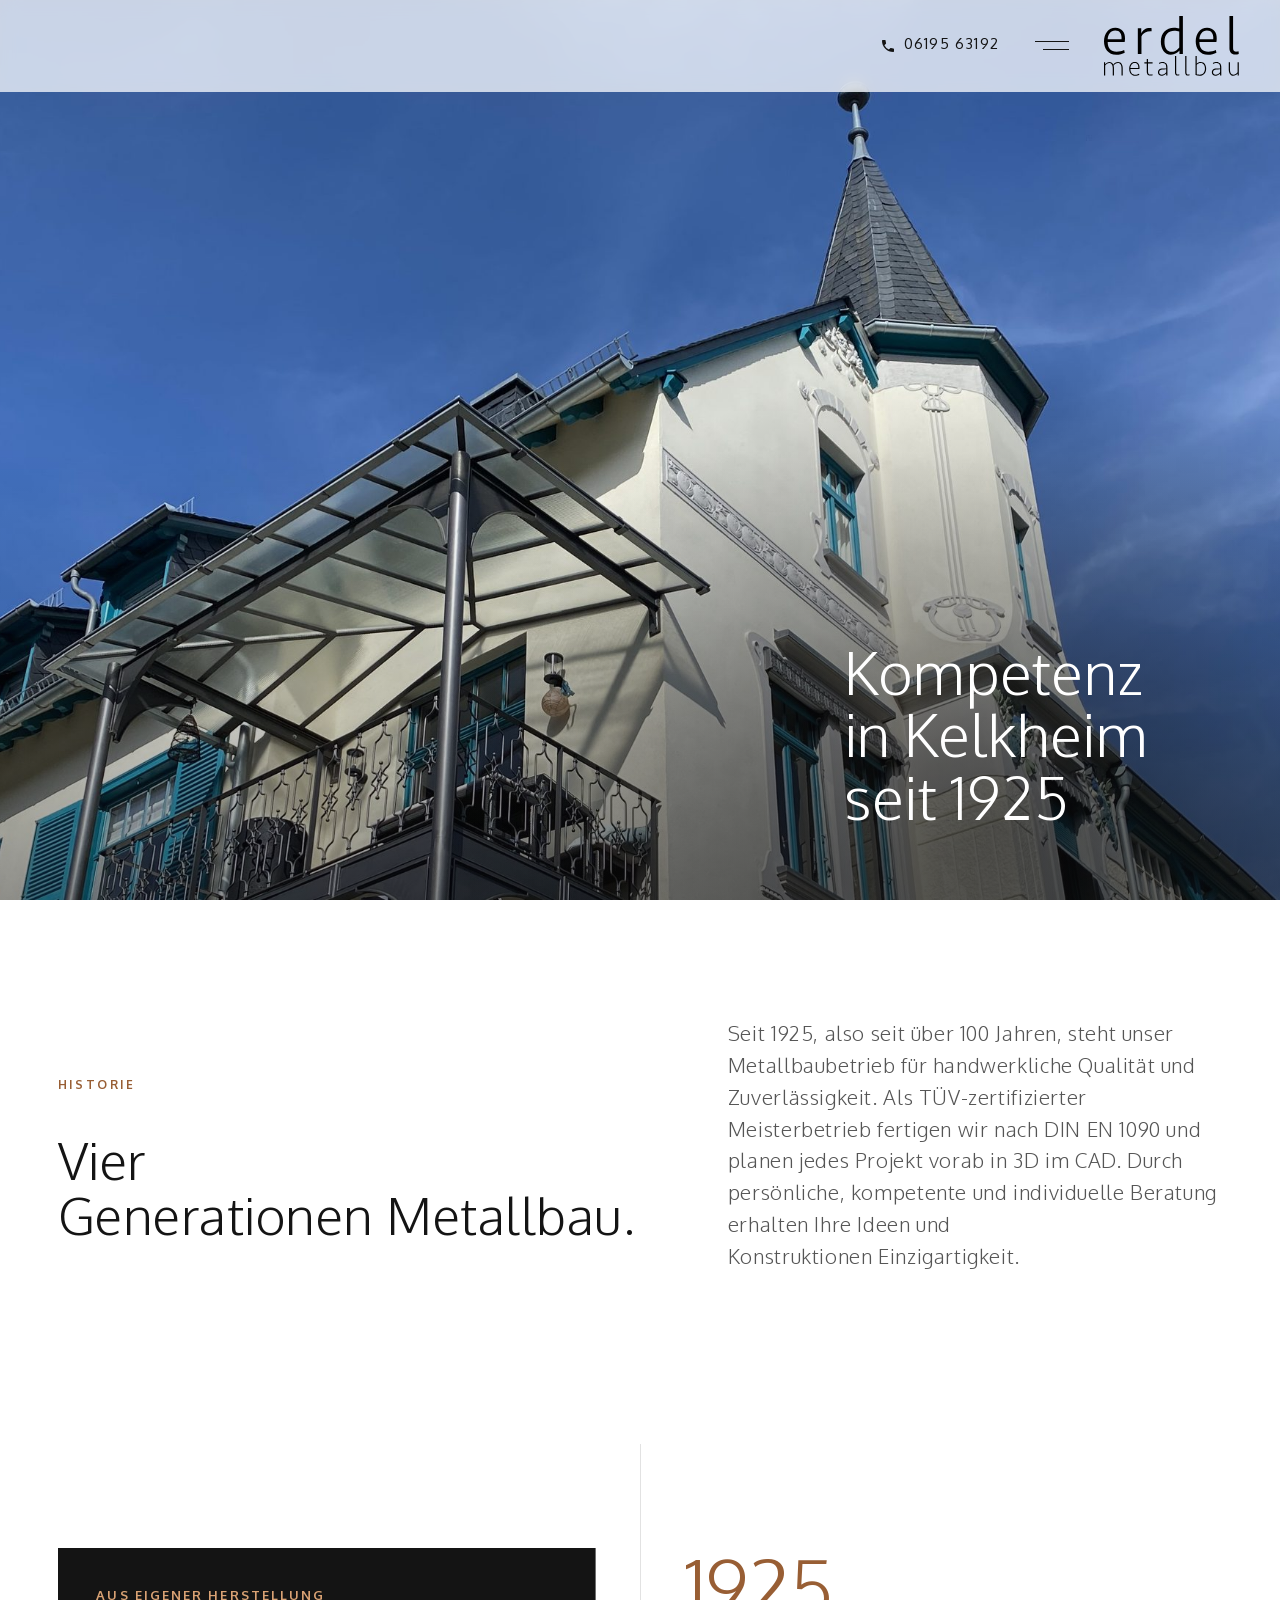
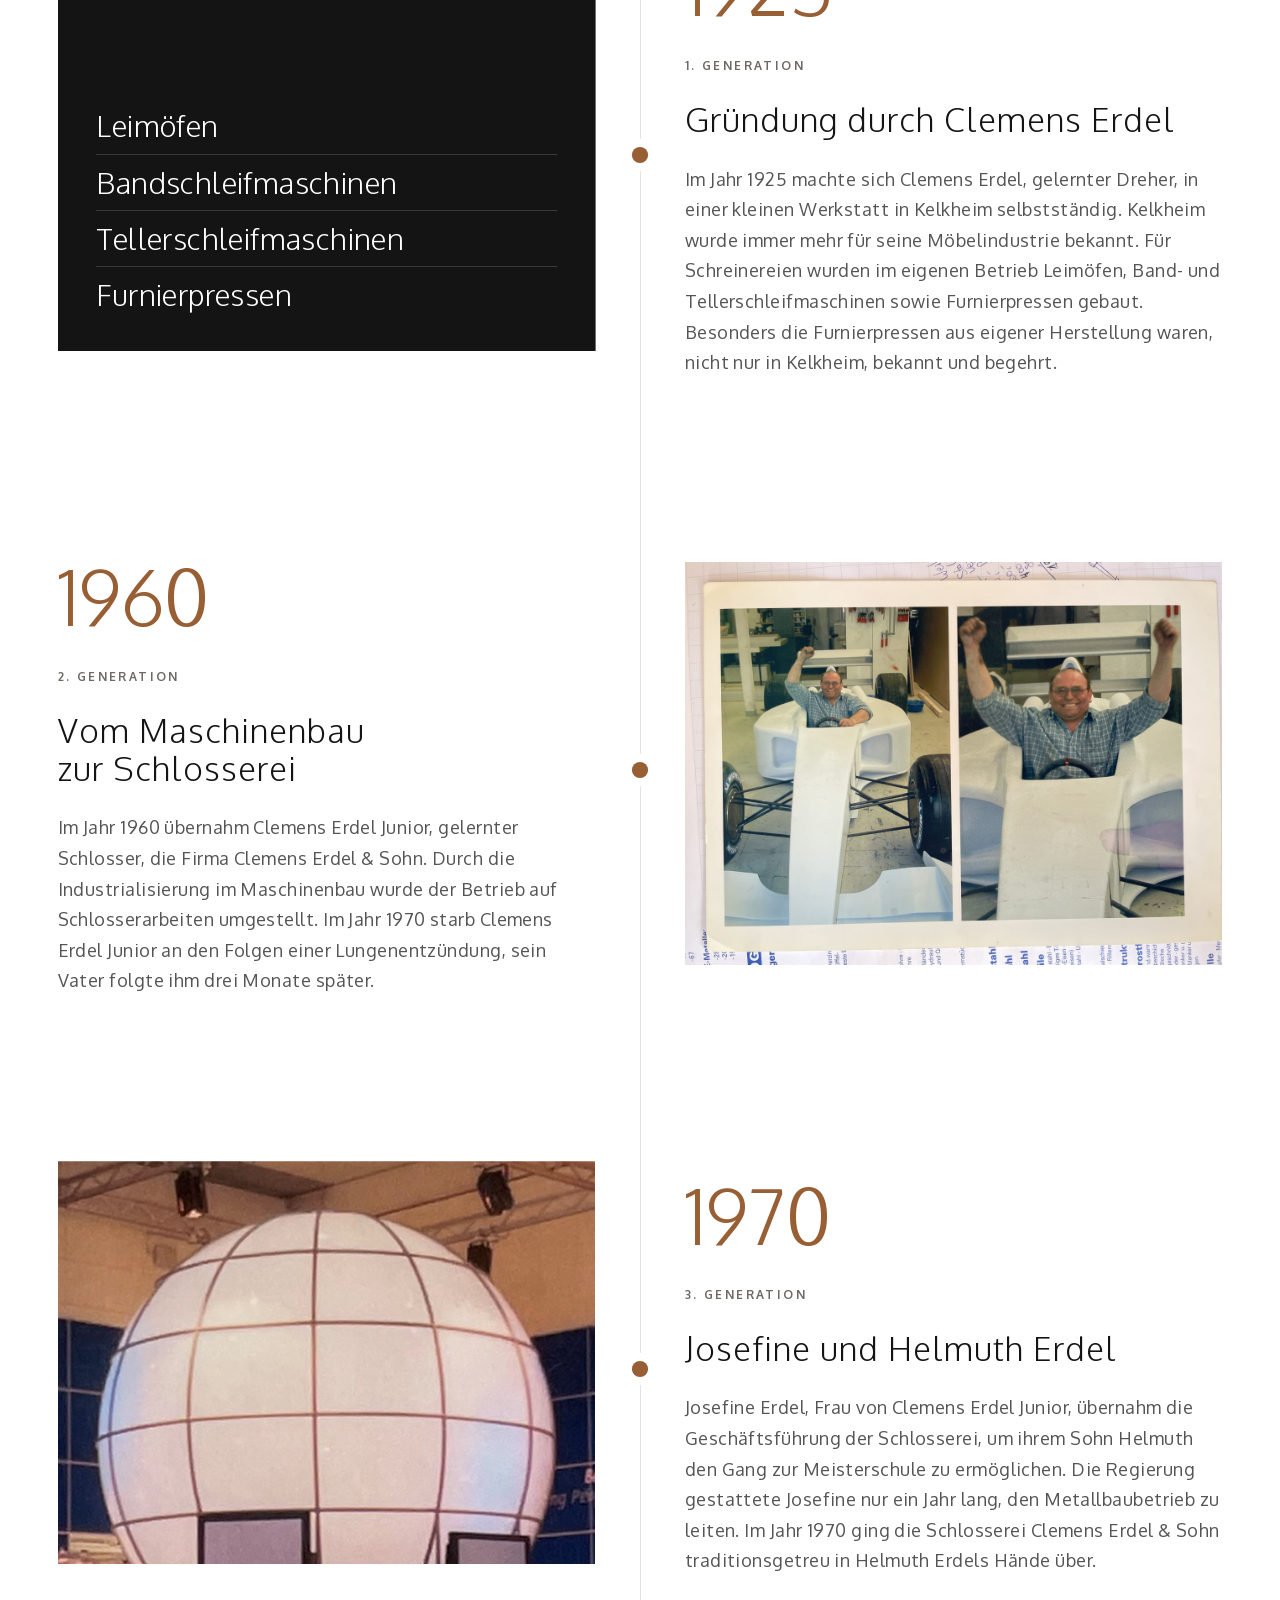
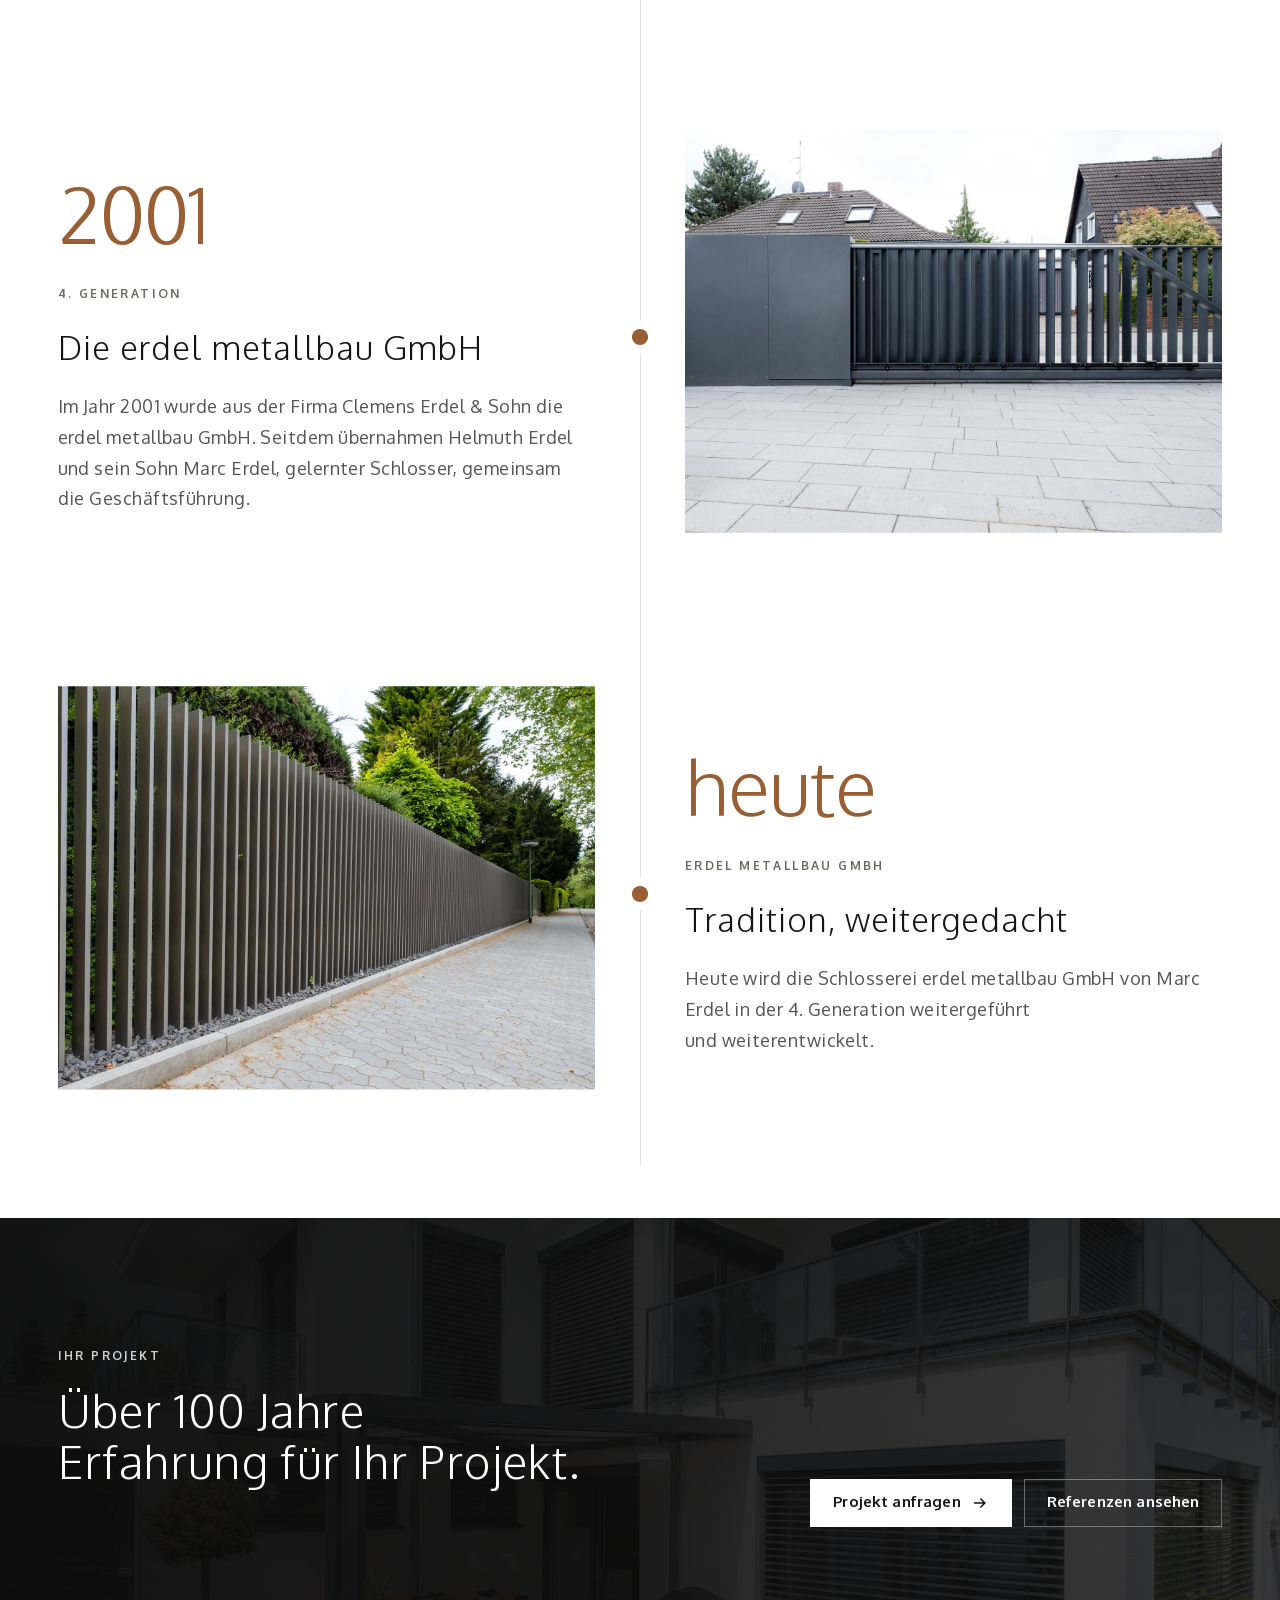
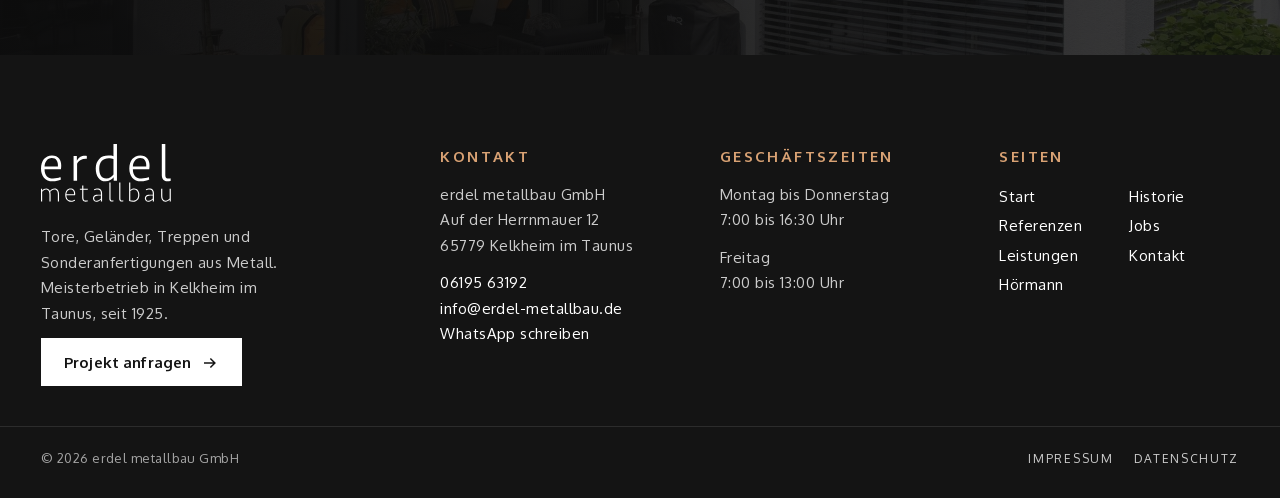
<file: historie/index.html>
<!doctype html>
<html lang="de">
<head>
    <meta charset="UTF-8">
    <meta name="viewport" content="width=device-width, initial-scale=1">
    <!-- Tile -->
    <!-- Favicon -->
    <link href="../favicon.ico" rel="icon" />
        <title>Historie &#8211; Erdel Metallbau</title>
<meta name='robots' content='noindex, nofollow' />
<style id="wp-img-auto-sizes-contain-inline-css">
img:is([sizes=auto i],[sizes^="auto," i]){contain-intrinsic-size:3000px 1500px}
/*# sourceURL=wp-img-auto-sizes-contain-inline-css */
</style>
<style id="wp-emoji-styles-inline-css">

	img.wp-smiley, img.emoji {
		display: inline !important;
		border: none !important;
		box-shadow: none !important;
		height: 1em !important;
		width: 1em !important;
		margin: 0 0.07em !important;
		vertical-align: -0.1em !important;
		background: none !important;
		padding: 0 !important;
	}
/*# sourceURL=wp-emoji-styles-inline-css */
</style>
<style id="wp-block-library-inline-css">
:root{--wp-block-synced-color:#7a00df;--wp-block-synced-color--rgb:122,0,223;--wp-bound-block-color:var(--wp-block-synced-color);--wp-editor-canvas-background:#ddd;--wp-admin-theme-color:#007cba;--wp-admin-theme-color--rgb:0,124,186;--wp-admin-theme-color-darker-10:#006ba1;--wp-admin-theme-color-darker-10--rgb:0,107,160.5;--wp-admin-theme-color-darker-20:#005a87;--wp-admin-theme-color-darker-20--rgb:0,90,135;--wp-admin-border-width-focus:2px}@media (min-resolution:192dpi){:root{--wp-admin-border-width-focus:1.5px}}.wp-element-button{cursor:pointer}:root .has-very-light-gray-background-color{background-color:#eee}:root .has-very-dark-gray-background-color{background-color:#313131}:root .has-very-light-gray-color{color:#eee}:root .has-very-dark-gray-color{color:#313131}:root .has-vivid-green-cyan-to-vivid-cyan-blue-gradient-background{background:linear-gradient(135deg,#00d084,#0693e3)}:root .has-purple-crush-gradient-background{background:linear-gradient(135deg,#34e2e4,#4721fb 50%,#ab1dfe)}:root .has-hazy-dawn-gradient-background{background:linear-gradient(135deg,#faaca8,#dad0ec)}:root .has-subdued-olive-gradient-background{background:linear-gradient(135deg,#fafae1,#67a671)}:root .has-atomic-cream-gradient-background{background:linear-gradient(135deg,#fdd79a,#004a59)}:root .has-nightshade-gradient-background{background:linear-gradient(135deg,#330968,#31cdcf)}:root .has-midnight-gradient-background{background:linear-gradient(135deg,#020381,#2874fc)}:root{--wp--preset--font-size--normal:16px;--wp--preset--font-size--huge:42px}.has-regular-font-size{font-size:1em}.has-larger-font-size{font-size:2.625em}.has-normal-font-size{font-size:var(--wp--preset--font-size--normal)}.has-huge-font-size{font-size:var(--wp--preset--font-size--huge)}:root .has-text-align-center{text-align:center}:root .has-text-align-left{text-align:left}:root .has-text-align-right{text-align:right}.has-fit-text{white-space:nowrap!important}#end-resizable-editor-section{display:none}.aligncenter{clear:both}.items-justified-left{justify-content:flex-start}.items-justified-center{justify-content:center}.items-justified-right{justify-content:flex-end}.items-justified-space-between{justify-content:space-between}.screen-reader-text{word-wrap:normal!important;border:0;clip-path:inset(50%);height:1px;margin:-1px;overflow:hidden;padding:0;position:absolute;width:1px;word-break:normal!important}.screen-reader-text:focus{background-color:#ddd;clip-path:none;color:#444;display:block;font-size:1em;height:auto;left:5px;line-height:normal;padding:15px 23px 14px;text-decoration:none;top:5px;width:auto;z-index:100000}html :where(.has-border-color){border-style:solid}html :where([style^=border-color],[style*=";border-color"],[style*="; border-color"]){border-style:solid}html :where([style^=border-top-color],[style*=";border-top-color"],[style*="; border-top-color"]){border-top-style:solid}html :where([style^=border-right-color],[style*=";border-right-color"],[style*="; border-right-color"]){border-right-style:solid}html :where([style^=border-bottom-color],[style*=";border-bottom-color"],[style*="; border-bottom-color"]){border-bottom-style:solid}html :where([style^=border-left-color],[style*=";border-left-color"],[style*="; border-left-color"]){border-left-style:solid}html :where([style^=border-width],[style*=";border-width"],[style*="; border-width"]){border-style:solid}html :where([style^=border-top-width],[style*=";border-top-width"],[style*="; border-top-width"]){border-top-style:solid}html :where([style^=border-right-width],[style*=";border-right-width"],[style*="; border-right-width"]){border-right-style:solid}html :where([style^=border-bottom-width],[style*=";border-bottom-width"],[style*="; border-bottom-width"]){border-bottom-style:solid}html :where([style^=border-left-width],[style*=";border-left-width"],[style*="; border-left-width"]){border-left-style:solid}html :where(img[class*=wp-image-]){height:auto;max-width:100%}:where(figure){margin:0 0 1em}html :where(.is-position-sticky){--wp-admin--admin-bar--position-offset:var(--wp-admin--admin-bar--height,0px)}@media screen and (max-width:600px){html :where(.is-position-sticky){--wp-admin--admin-bar--position-offset:0px}}

/*# sourceURL=/wp-includes/css/dist/block-library/common.min.css */
</style>
<style id="classic-theme-styles-inline-css">
/*! This file is auto-generated */
.wp-block-button__link{color:#fff;background-color:#32373c;border-radius:9999px;box-shadow:none;text-decoration:none;padding:calc(.667em + 2px) calc(1.333em + 2px);font-size:1.125em}.wp-block-file__button{background:#32373c;color:#fff;text-decoration:none}
/*# sourceURL=/wp-includes/css/classic-themes.min.css */
</style>

<style id="global-styles-inline-css">
:root{--wp--preset--aspect-ratio--square: 1;--wp--preset--aspect-ratio--4-3: 4/3;--wp--preset--aspect-ratio--3-4: 3/4;--wp--preset--aspect-ratio--3-2: 3/2;--wp--preset--aspect-ratio--2-3: 2/3;--wp--preset--aspect-ratio--16-9: 16/9;--wp--preset--aspect-ratio--9-16: 9/16;--wp--preset--color--black: #000000;--wp--preset--color--cyan-bluish-gray: #abb8c3;--wp--preset--color--white: #ffffff;--wp--preset--color--pale-pink: #f78da7;--wp--preset--color--vivid-red: #cf2e2e;--wp--preset--color--luminous-vivid-orange: #ff6900;--wp--preset--color--luminous-vivid-amber: #fcb900;--wp--preset--color--light-green-cyan: #7bdcb5;--wp--preset--color--vivid-green-cyan: #00d084;--wp--preset--color--pale-cyan-blue: #8ed1fc;--wp--preset--color--vivid-cyan-blue: #0693e3;--wp--preset--color--vivid-purple: #9b51e0;--wp--preset--gradient--vivid-cyan-blue-to-vivid-purple: linear-gradient(135deg,rgb(6,147,227) 0%,rgb(155,81,224) 100%);--wp--preset--gradient--light-green-cyan-to-vivid-green-cyan: linear-gradient(135deg,rgb(122,220,180) 0%,rgb(0,208,130) 100%);--wp--preset--gradient--luminous-vivid-amber-to-luminous-vivid-orange: linear-gradient(135deg,rgb(252,185,0) 0%,rgb(255,105,0) 100%);--wp--preset--gradient--luminous-vivid-orange-to-vivid-red: linear-gradient(135deg,rgb(255,105,0) 0%,rgb(207,46,46) 100%);--wp--preset--gradient--very-light-gray-to-cyan-bluish-gray: linear-gradient(135deg,rgb(238,238,238) 0%,rgb(169,184,195) 100%);--wp--preset--gradient--cool-to-warm-spectrum: linear-gradient(135deg,rgb(74,234,220) 0%,rgb(151,120,209) 20%,rgb(207,42,186) 40%,rgb(238,44,130) 60%,rgb(251,105,98) 80%,rgb(254,248,76) 100%);--wp--preset--gradient--blush-light-purple: linear-gradient(135deg,rgb(255,206,236) 0%,rgb(152,150,240) 100%);--wp--preset--gradient--blush-bordeaux: linear-gradient(135deg,rgb(254,205,165) 0%,rgb(254,45,45) 50%,rgb(107,0,62) 100%);--wp--preset--gradient--luminous-dusk: linear-gradient(135deg,rgb(255,203,112) 0%,rgb(199,81,192) 50%,rgb(65,88,208) 100%);--wp--preset--gradient--pale-ocean: linear-gradient(135deg,rgb(255,245,203) 0%,rgb(182,227,212) 50%,rgb(51,167,181) 100%);--wp--preset--gradient--electric-grass: linear-gradient(135deg,rgb(202,248,128) 0%,rgb(113,206,126) 100%);--wp--preset--gradient--midnight: linear-gradient(135deg,rgb(2,3,129) 0%,rgb(40,116,252) 100%);--wp--preset--font-size--small: 13px;--wp--preset--font-size--medium: 20px;--wp--preset--font-size--large: 36px;--wp--preset--font-size--x-large: 42px;--wp--preset--spacing--20: 0.44rem;--wp--preset--spacing--30: 0.67rem;--wp--preset--spacing--40: 1rem;--wp--preset--spacing--50: 1.5rem;--wp--preset--spacing--60: 2.25rem;--wp--preset--spacing--70: 3.38rem;--wp--preset--spacing--80: 5.06rem;--wp--preset--shadow--natural: 6px 6px 9px rgba(0, 0, 0, 0.2);--wp--preset--shadow--deep: 12px 12px 50px rgba(0, 0, 0, 0.4);--wp--preset--shadow--sharp: 6px 6px 0px rgba(0, 0, 0, 0.2);--wp--preset--shadow--outlined: 6px 6px 0px -3px rgb(255, 255, 255), 6px 6px rgb(0, 0, 0);--wp--preset--shadow--crisp: 6px 6px 0px rgb(0, 0, 0);}.wp-block-button{--wp--preset--dimension--25: 25%;--wp--preset--dimension--50: 50%;--wp--preset--dimension--75: 75%;--wp--preset--dimension--100: 100%;}:where(body) { margin: 0; }:where(.is-layout-flex){gap: 0.5em;}:where(.is-layout-grid){gap: 0.5em;}body .is-layout-flex{display: flex;}.is-layout-flex{flex-wrap: wrap;align-items: center;}.is-layout-flex > :is(*, div){margin: 0;}body .is-layout-grid{display: grid;}.is-layout-grid > :is(*, div){margin: 0;}body{padding-top: 0px;padding-right: 0px;padding-bottom: 0px;padding-left: 0px;}:root :where(.wp-element-button, .wp-block-button__link){background-color: #32373c;border-width: 0;color: #fff;font-family: inherit;font-size: inherit;font-style: inherit;font-weight: inherit;letter-spacing: inherit;line-height: inherit;padding-top: calc(0.667em + 2px);padding-right: calc(1.333em + 2px);padding-bottom: calc(0.667em + 2px);padding-left: calc(1.333em + 2px);text-decoration: none;text-transform: inherit;}.has-black-color{color: var(--wp--preset--color--black) !important;}.has-cyan-bluish-gray-color{color: var(--wp--preset--color--cyan-bluish-gray) !important;}.has-white-color{color: var(--wp--preset--color--white) !important;}.has-pale-pink-color{color: var(--wp--preset--color--pale-pink) !important;}.has-vivid-red-color{color: var(--wp--preset--color--vivid-red) !important;}.has-luminous-vivid-orange-color{color: var(--wp--preset--color--luminous-vivid-orange) !important;}.has-luminous-vivid-amber-color{color: var(--wp--preset--color--luminous-vivid-amber) !important;}.has-light-green-cyan-color{color: var(--wp--preset--color--light-green-cyan) !important;}.has-vivid-green-cyan-color{color: var(--wp--preset--color--vivid-green-cyan) !important;}.has-pale-cyan-blue-color{color: var(--wp--preset--color--pale-cyan-blue) !important;}.has-vivid-cyan-blue-color{color: var(--wp--preset--color--vivid-cyan-blue) !important;}.has-vivid-purple-color{color: var(--wp--preset--color--vivid-purple) !important;}.has-black-background-color{background-color: var(--wp--preset--color--black) !important;}.has-cyan-bluish-gray-background-color{background-color: var(--wp--preset--color--cyan-bluish-gray) !important;}.has-white-background-color{background-color: var(--wp--preset--color--white) !important;}.has-pale-pink-background-color{background-color: var(--wp--preset--color--pale-pink) !important;}.has-vivid-red-background-color{background-color: var(--wp--preset--color--vivid-red) !important;}.has-luminous-vivid-orange-background-color{background-color: var(--wp--preset--color--luminous-vivid-orange) !important;}.has-luminous-vivid-amber-background-color{background-color: var(--wp--preset--color--luminous-vivid-amber) !important;}.has-light-green-cyan-background-color{background-color: var(--wp--preset--color--light-green-cyan) !important;}.has-vivid-green-cyan-background-color{background-color: var(--wp--preset--color--vivid-green-cyan) !important;}.has-pale-cyan-blue-background-color{background-color: var(--wp--preset--color--pale-cyan-blue) !important;}.has-vivid-cyan-blue-background-color{background-color: var(--wp--preset--color--vivid-cyan-blue) !important;}.has-vivid-purple-background-color{background-color: var(--wp--preset--color--vivid-purple) !important;}.has-black-border-color{border-color: var(--wp--preset--color--black) !important;}.has-cyan-bluish-gray-border-color{border-color: var(--wp--preset--color--cyan-bluish-gray) !important;}.has-white-border-color{border-color: var(--wp--preset--color--white) !important;}.has-pale-pink-border-color{border-color: var(--wp--preset--color--pale-pink) !important;}.has-vivid-red-border-color{border-color: var(--wp--preset--color--vivid-red) !important;}.has-luminous-vivid-orange-border-color{border-color: var(--wp--preset--color--luminous-vivid-orange) !important;}.has-luminous-vivid-amber-border-color{border-color: var(--wp--preset--color--luminous-vivid-amber) !important;}.has-light-green-cyan-border-color{border-color: var(--wp--preset--color--light-green-cyan) !important;}.has-vivid-green-cyan-border-color{border-color: var(--wp--preset--color--vivid-green-cyan) !important;}.has-pale-cyan-blue-border-color{border-color: var(--wp--preset--color--pale-cyan-blue) !important;}.has-vivid-cyan-blue-border-color{border-color: var(--wp--preset--color--vivid-cyan-blue) !important;}.has-vivid-purple-border-color{border-color: var(--wp--preset--color--vivid-purple) !important;}.has-vivid-cyan-blue-to-vivid-purple-gradient-background{background: var(--wp--preset--gradient--vivid-cyan-blue-to-vivid-purple) !important;}.has-light-green-cyan-to-vivid-green-cyan-gradient-background{background: var(--wp--preset--gradient--light-green-cyan-to-vivid-green-cyan) !important;}.has-luminous-vivid-amber-to-luminous-vivid-orange-gradient-background{background: var(--wp--preset--gradient--luminous-vivid-amber-to-luminous-vivid-orange) !important;}.has-luminous-vivid-orange-to-vivid-red-gradient-background{background: var(--wp--preset--gradient--luminous-vivid-orange-to-vivid-red) !important;}.has-very-light-gray-to-cyan-bluish-gray-gradient-background{background: var(--wp--preset--gradient--very-light-gray-to-cyan-bluish-gray) !important;}.has-cool-to-warm-spectrum-gradient-background{background: var(--wp--preset--gradient--cool-to-warm-spectrum) !important;}.has-blush-light-purple-gradient-background{background: var(--wp--preset--gradient--blush-light-purple) !important;}.has-blush-bordeaux-gradient-background{background: var(--wp--preset--gradient--blush-bordeaux) !important;}.has-luminous-dusk-gradient-background{background: var(--wp--preset--gradient--luminous-dusk) !important;}.has-pale-ocean-gradient-background{background: var(--wp--preset--gradient--pale-ocean) !important;}.has-electric-grass-gradient-background{background: var(--wp--preset--gradient--electric-grass) !important;}.has-midnight-gradient-background{background: var(--wp--preset--gradient--midnight) !important;}.has-small-font-size{font-size: var(--wp--preset--font-size--small) !important;}.has-medium-font-size{font-size: var(--wp--preset--font-size--medium) !important;}.has-large-font-size{font-size: var(--wp--preset--font-size--large) !important;}.has-x-large-font-size{font-size: var(--wp--preset--font-size--x-large) !important;}
/*# sourceURL=global-styles-inline-css */
</style>

<link rel='stylesheet' id='wp-style-css' href='../wp-content/themes/erdel/assets/styles/style.min.css' media='all' />
<meta name="generator" content="WordPress 7.1.3" />

<link rel="preload" href="../nxm/fonts/oxygen-300-latin.woff2" as="font" type="font/woff2" crossorigin>
<link rel="preload" href="../nxm/fonts/oxygen-400-latin.woff2" as="font" type="font/woff2" crossorigin>
<link rel="preload" href="../nxm/fonts/oxygen-700-latin.woff2" as="font" type="font/woff2" crossorigin>
<link rel="stylesheet" href="../nxm/nxm.css?v=56">
<meta name="theme-color" content="#141414">
</head>
<body class="nxm-hero wp-singular page-template page-template-page-full-width-image page-template-page-full-width-image-php page page-id-91 wp-theme-erdel">
        <div id="page" class="site">
        <!-- nxm:header -->
<a class="nxm-skip" href="#content">Zum Inhalt springen</a>
<header class="nxm-head" id="nxm-head">
  <div class="nxm-head__right">
    <a class="nxm-head__tel" href="tel:+49619563192"><svg viewBox="0 0 24 24" aria-hidden="true"><path d="M6.6 10.8a15.1 15.1 0 0 0 6.6 6.6l2.2-2.2c.3-.3.7-.4 1-.2 1.1.4 2.3.6 3.6.6.6 0 1 .4 1 1V20c0 .6-.4 1-1 1A17 17 0 0 1 3 4c0-.6.4-1 1-1h3.5c.6 0 1 .4 1 1 0 1.3.2 2.5.6 3.6.1.3 0 .7-.2 1l-2.3 2.2z"/></svg><span>06195&nbsp;63192</span></a>
    <button class="nxm-burger" type="button" aria-expanded="false" aria-controls="nxm-menu" aria-label="Menü öffnen">
      <span class="nxm-burger__icon" aria-hidden="true"><i></i><i></i></span>
    </button>
    <a class="nxm-head__logo" href="../" aria-label="erdel metallbau – zur Startseite">
      <img src="../wp-content/themes/erdel/assets/images/logo.svg" alt="erdel metallbau" width="170" height="52">
    </a>
  </div>
</header>
<div class="nxm-menu" id="nxm-menu" role="dialog" aria-modal="true" aria-label="Hauptmenü" aria-hidden="true">
  <div class="nxm-menu__bg" aria-hidden="true"><img src="../nxm/img/tor-villa.jpg" alt="" decoding="async" data-nxm-img="0"><img src="../nxm/img/zaun-lamellen.jpg" alt="" decoding="async" data-nxm-img="1"><img src="../nxm/img/tor-anthrazit.jpg" alt="" decoding="async" data-nxm-img="2"><img src="../nxm/img/eingang-anthrazit.jpg" alt="" decoding="async" data-nxm-img="3"><img src="../nxm/img/balkon-altbau.jpg" alt="" decoding="async" data-nxm-img="4" class=is-active><img src="../nxm/img/montage-transporter.jpg" alt="" decoding="async" data-nxm-img="5"><img src="../nxm/img/haus-terrasse.jpg" alt="" decoding="async" data-nxm-img="6"></div>
  <div class="nxm-menu__inner">
    <nav class="nxm-menu__nav" aria-label="Hauptnavigation"><ul><li style="--i:0"><a href="../" data-nxm-img="0">Start</a></li><li style="--i:1"><a href="../referenzen/" data-nxm-img="1">Referenzen</a></li><li style="--i:2"><a href="../leistungen/" data-nxm-img="2">Leistungen</a></li><li style="--i:3"><a href="../hoermann/" data-nxm-img="3">Hörmann</a></li><li style="--i:4"><a href="../historie/" data-nxm-img="4" aria-current="page">Historie</a></li><li style="--i:5"><a href="../jobs/" data-nxm-img="5">Jobs</a></li><li style="--i:6"><a href="../kontakt/" data-nxm-img="6">Kontakt</a></li></ul></nav>
    <a class="nxm-menu__cta" href="../kontakt/"><span aria-hidden="true">&gt;</span> Kontaktformular</a>
  </div>
  <div class="nxm-menu__foot">
    <p>Auf der Herrnmauer 12, 65779 Kelkheim im Taunus<br>
      <a href="tel:+49619563192">+49 (0)&nbsp;6195-63192</a> · <a href="mailto:info@erdel-metallbau.de">info@erdel-metallbau.de</a> · <a href="https://wa.me/49619563192" target="_blank" rel="noopener">WhatsApp</a></p>
    <p class="nxm-menu__legal"><a href="../impressum/">Impressum</a><a href="../datenschutzerklaerung/">Datenschutz</a></p>
  </div>
  <p class="nxm-menu__claim" aria-hidden="true">geradlinig<br>modern<br>individuell</p>
</div>
<!-- /nxm:header -->
<div id="content" class="site-content">
    <div id="content-main" class="site-main">
        <main id="main" class="main-content">
                        <header class="main-header featured-full-width-img  bg-dark text-light mb-3" style="background-image: url('../nxm/img/balkon-altbau.jpg')">
                <div class="container h-100 d-flex align-items-end pb-3 ms-auto p-2 bd-highlight">
                        <h1 style="--seg:5.058">Kompetenz in Kelkheim seit&nbsp;1925</h1>
                    <!--<h1 class="main-title text-right">Historie</h1>-->
                  
                 
                </div>
            </header>
        
                                <div class="main-body">
<!-- nxm:seite -->
<section class="x-section x-intro">
  <div class="x-wrap x-split x-split--wide">
    <div>
      <p class="x-eyebrow">Historie</p>
      <h2 class="x-display">Vier Generationen&nbsp;Metallbau.</h2>
    </div>
    <p class="x-lead">Seit 1925, also seit über 100 Jahren, steht unser Metallbaubetrieb für handwerkliche Qualität und Zuverlässigkeit. Als TÜV-zertifizierter Meisterbetrieb fertigen wir nach DIN EN 1090 und planen jedes Projekt vorab in 3D im&nbsp;CAD. Durch persönliche, kompetente und individuelle Beratung erhalten Ihre Ideen und Konstruktionen&nbsp;Einzigartigkeit.</p>
  </div>
</section>

<section class="x-section x-section--tight">
  <div class="x-wrap">
    <ol class="x-tl">
    <li class="x-tl__item">
      <figure class="x-tl__media x-tl__media--typo"><small>Aus eigener Herstellung</small><span>Leimöfen</span><span>Bandschleifmaschinen</span><span>Tellerschleifmaschinen</span><span>Furnier&shy;pressen</span></figure>
      <div class="x-tl__text">
        <p class="x-tl__year">1925</p>
        <p class="x-eyebrow">1. Generation</p>
        <h3>Gründung durch Clemens&nbsp;Erdel</h3>
        <p>Im Jahr 1925 machte sich Clemens Erdel, gelernter Dreher, in einer kleinen Werkstatt in Kelkheim selbstständig. Kelkheim wurde immer mehr für seine Möbelindustrie bekannt. Für Schreinereien wurden im eigenen Betrieb Leimöfen, Band- und Tellerschleifmaschinen sowie Furnierpressen gebaut. Besonders die Furnierpressen aus eigener Herstellung waren, nicht nur in Kelkheim, bekannt und&nbsp;begehrt.</p>
      </div>
    </li>
    <li class="x-tl__item">
      <figure class="x-tl__media"><img src="../wp-content/uploads/2022/07/IMG_2525-scaled.jpg" alt="2. Generation: Vom Maschinenbau zur Schlosserei" loading="lazy"></figure>
      <div class="x-tl__text">
        <p class="x-tl__year">1960</p>
        <p class="x-eyebrow">2. Generation</p>
        <h3>Vom Maschinenbau zur&nbsp;Schlosserei</h3>
        <p>Im Jahr 1960 übernahm Clemens Erdel Junior, gelernter Schlosser, die Firma Clemens Erdel &amp; Sohn. Durch die Industrialisierung im Maschinenbau wurde der Betrieb auf Schlosserarbeiten umgestellt. Im Jahr 1970 starb Clemens Erdel Junior an den Folgen einer Lungenentzündung, sein Vater folgte ihm drei Monate&nbsp;später.</p>
      </div>
    </li>
    <li class="x-tl__item">
      <figure class="x-tl__media"><img src="../nxm/img/historie-globus.jpg" alt="3. Generation: Josefine und Helmuth Erdel" loading="lazy"></figure>
      <div class="x-tl__text">
        <p class="x-tl__year">1970</p>
        <p class="x-eyebrow">3. Generation</p>
        <h3>Josefine und Helmuth&nbsp;Erdel</h3>
        <p>Josefine Erdel, Frau von Clemens Erdel Junior, übernahm die Geschäftsführung der Schlosserei, um ihrem Sohn Helmuth den Gang zur Meisterschule zu ermöglichen. Die Regierung gestattete Josefine nur ein Jahr lang, den Metallbaubetrieb zu leiten. Im Jahr 1970 ging die Schlosserei Clemens Erdel &amp; Sohn traditionsgetreu in Helmuth Erdels Hände&nbsp;über.</p>
      </div>
    </li>
    <li class="x-tl__item">
      <figure class="x-tl__media"><img src="../nxm/img/tor-anthrazit.jpg" alt="4. Generation: Die erdel metallbau GmbH" loading="lazy"></figure>
      <div class="x-tl__text">
        <p class="x-tl__year">2001</p>
        <p class="x-eyebrow">4. Generation</p>
        <h3>Die erdel metallbau&nbsp;GmbH</h3>
        <p>Im Jahr 2001 wurde aus der Firma Clemens Erdel &amp; Sohn die erdel metallbau GmbH. Seitdem übernahmen Helmuth Erdel und sein Sohn Marc Erdel, gelernter Schlosser, gemeinsam die&nbsp;Geschäftsführung.</p>
      </div>
    </li>
    <li class="x-tl__item">
      <figure class="x-tl__media"><img src="../nxm/img/zaun-lamellen.jpg" alt="erdel metallbau GmbH: Tradition, weitergedacht" loading="lazy"></figure>
      <div class="x-tl__text">
        <p class="x-tl__year">heute</p>
        <p class="x-eyebrow">erdel metallbau GmbH</p>
        <h3>Tradition, weitergedacht</h3>
        <p>Heute wird die Schlosserei erdel metallbau GmbH von Marc Erdel in der 4. Generation weitergeführt und&nbsp;weiterentwickelt.</p>
      </div>
    </li>
    </ol>
  </div>
</section>

<section class="x-cta">
  <img src="../nxm/img/haus-terrasse.jpg" alt="" loading="lazy">
  <div class="x-wrap x-cta__inner">
    <div>
      <p class="x-eyebrow x-eyebrow--light">Ihr Projekt</p>
      <h2>Über 100 Jahre Erfahrung für Ihr&nbsp;Projekt.</h2>
    </div>
    <div class="x-cta__actions">
      <a class="nxm-btn nxm-btn--light" href="../kontakt/">Projekt anfragen <svg viewBox="0 0 24 24" aria-hidden="true"><path d="M13.2 5.3 19.9 12l-6.7 6.7-1.4-1.4 4.3-4.3H4v-2h12.1l-4.3-4.3z"/></svg></a>
      <a class="nxm-btn nxm-btn--ghost" href="../referenzen/">Referenzen ansehen</a>
    </div>
  </div>
</section>
<!-- /nxm:seite -->
</div>
<footer class="main-footer">
                    <!-- SPACER -->
                </footer>
                          
            
        </main>
    </div>
</div>
        <!-- nxm:footer -->
<footer class="nxm-foot">
  <div class="nxm-foot__inner">
    <div class="nxm-foot__brand">
      <img src="../wp-content/themes/erdel/assets/images/logo.svg" alt="erdel metallbau" width="190" height="58" loading="lazy">
      <p>Tore, Geländer, Treppen und Sonderanfertigungen aus Metall. Meisterbetrieb in Kelkheim im Taunus, seit&nbsp;1925.</p>
      <a class="nxm-btn nxm-btn--light" href="../kontakt/">Projekt anfragen <svg viewBox="0 0 24 24" aria-hidden="true"><path d="M13.2 5.3 19.9 12l-6.7 6.7-1.4-1.4 4.3-4.3H4v-2h12.1l-4.3-4.3z"/></svg></a>
    </div>
    <div class="nxm-foot__col">
      <p class="nxm-eyebrow">Kontakt</p>
      <address>erdel metallbau GmbH<br>Auf der Herrnmauer 12<br>65779 Kelkheim im Taunus</address>
      <a href="tel:+49619563192">06195&nbsp;63192</a><br>
      <a href="mailto:info@erdel-metallbau.de">info@erdel-metallbau.de</a><br>
      <a href="https://wa.me/49619563192" target="_blank" rel="noopener">WhatsApp schreiben</a>
    </div>
    <div class="nxm-foot__col">
      <p class="nxm-eyebrow">Geschäftszeiten</p>
      <p>Montag bis Donnerstag<br>7:00 bis 16:30&nbsp;Uhr</p>
      <p>Freitag<br>7:00 bis 13:00&nbsp;Uhr</p>
    </div>
    <div class="nxm-foot__col">
      <p class="nxm-eyebrow">Seiten</p>
      <ul><li><a href="../">Start</a></li><li><a href="../referenzen/">Referenzen</a></li><li><a href="../leistungen/">Leistungen</a></li><li><a href="../hoermann/">Hörmann</a></li><li><a href="../historie/">Historie</a></li><li><a href="../jobs/">Jobs</a></li><li><a href="../kontakt/">Kontakt</a></li></ul>
    </div>
  </div>
  <div class="nxm-foot__bar">
    <span>© 2026 erdel metallbau&nbsp;GmbH</span>
    <span><a href="../impressum/">Impressum</a><a href="../datenschutzerklaerung/">Datenschutz</a></span>
  </div>
</footer>
<!-- /nxm:footer -->
<!-- nxm:actions -->
<nav class="nxm-actions" aria-label="Schnellkontakt">
  <a href="tel:+49619563192"><svg viewBox="0 0 24 24" aria-hidden="true"><path d="M6.6 10.8a15.1 15.1 0 0 0 6.6 6.6l2.2-2.2c.3-.3.7-.4 1-.2 1.1.4 2.3.6 3.6.6.6 0 1 .4 1 1V20c0 .6-.4 1-1 1A17 17 0 0 1 3 4c0-.6.4-1 1-1h3.5c.6 0 1 .4 1 1 0 1.3.2 2.5.6 3.6.1.3 0 .7-.2 1l-2.3 2.2z"/></svg><span>Anrufen</span></a>
  <a href="https://wa.me/49619563192" target="_blank" rel="noopener"><svg viewBox="0 0 24 24" aria-hidden="true"><path d="M12 2a10 10 0 0 0-8.6 15.1L2 22l5-1.3A10 10 0 1 0 12 2zm0 18.2c-1.5 0-3-.4-4.3-1.2l-.3-.2-3 .8.8-2.9-.2-.3A8.2 8.2 0 1 1 12 20.2zm4.5-6.1c-.2-.1-1.5-.7-1.7-.8-.2-.1-.4-.1-.6.1l-.8 1c-.1.2-.3.2-.5.1a6.7 6.7 0 0 1-3.3-2.9c-.2-.4.2-.4.7-1.3.1-.2 0-.3 0-.4l-.8-1.8c-.2-.5-.4-.4-.6-.4h-.5a1 1 0 0 0-.7.3 3 3 0 0 0-.9 2.2c0 1.3.9 2.5 1 2.7.1.2 1.8 2.8 4.4 3.9 1.6.7 2.3.8 3.1.6.5-.1 1.5-.6 1.7-1.2.2-.6.2-1.1.2-1.2-.1-.1-.3-.2-.5-.3z"/></svg><span>WhatsApp</span></a>
  <a href="../kontakt/" class="is-primary"><svg viewBox="0 0 24 24" aria-hidden="true"><path d="M3 5h18c.6 0 1 .4 1 1v12c0 .6-.4 1-1 1H3a1 1 0 0 1-1-1V6c0-.6.4-1 1-1zm9 7.3L4 7.2V17h16V7.2l-8 5.1zM5.2 7l6.8 4.3L18.8 7H5.2z"/></svg><span>Anfrage</span></a>
</nav>
<!-- /nxm:actions -->
<!-- nxm:dock -->
<nav class="nxm-dock" aria-label="Direktkontakt">
  <a href="tel:+49619563192"><svg viewBox="0 0 24 24" aria-hidden="true"><path d="M6.6 10.8a15.1 15.1 0 0 0 6.6 6.6l2.2-2.2c.3-.3.7-.4 1-.2 1.1.4 2.3.6 3.6.6.6 0 1 .4 1 1V20c0 .6-.4 1-1 1A17 17 0 0 1 3 4c0-.6.4-1 1-1h3.5c.6 0 1 .4 1 1 0 1.3.2 2.5.6 3.6.1.3 0 .7-.2 1l-2.3 2.2z"/></svg><span>06195&nbsp;63192</span></a>
  <a href="mailto:info@erdel-metallbau.de"><svg viewBox="0 0 24 24" aria-hidden="true"><path d="M3 5h18c.6 0 1 .4 1 1v12c0 .6-.4 1-1 1H3a1 1 0 0 1-1-1V6c0-.6.4-1 1-1zm9 7.3L4 7.2V17h16V7.2l-8 5.1zM5.2 7l6.8 4.3L18.8 7H5.2z"/></svg><span>info@erdel-metallbau.de</span></a>
</nav>
<!-- /nxm:dock -->
        <!--
        <a href="#" class="btn btn-primary shadow top-button position-fixed zi-1020">
            <i class="fa-solid icon-arrow-up2"></i><span class="visually-hidden-focusable">Nach&nbsp;oben</span>
        </a>
                -->
    </div>
    <script type="speculationrules">
{"prefetch":[{"source":"document","where":{"and":[{"href_matches":"/*"},{"not":{"href_matches":["/wp-*.php","/wp-admin/*","/wp-content/uploads/*","/wp-content/*","/wp-content/plugins/*","/wp-content/themes/erdel/*","/*\\?(.+)"]}},{"not":{"selector_matches":"a[rel~=\"nofollow\"]"}},{"not":{"selector_matches":".no-prefetch, .no-prefetch a"}}]},"eagerness":"conservative"}]}
</script>
<!-- nxm:theme-shim --><img class="navbar-brand img-fluid" src="../wp-content/themes/erdel/assets/images/logo.svg" alt="" hidden aria-hidden="true">
<script>/* Altes Theme-Skript erwartet Bootstrap-Offcanvas der früheren Navigation */ if(window.jQuery&&!jQuery.fn.offcanvas){jQuery.fn.offcanvas=function(){return this}}</script>
<script id="wp-scripts-js" src="../wp-content/themes/erdel/assets/scripts/script.min.js"></script>
<script>/* nxm: Offcanvas-Ersatz für die jQuery-Kopie des Themes */(function(j){if(j&&j.fn&&!j.fn.offcanvas){j.fn.offcanvas=function(){return this}}})(window.jQuery);(function(j){if(j&&j.fn&&!j.fn.offcanvas){j.fn.offcanvas=function(){return this}}})(window.$);</script>
<script id="wp-emoji-settings" type="application/json">
{"baseUrl":"https://s.w.org/images/core/emoji/17.0.2/72x72/","ext":".png","svgUrl":"https://s.w.org/images/core/emoji/17.0.2/svg/","svgExt":".svg","source":{"concatemoji":"../wp-includes/js/wp-emoji-release.min.js"}}
</script>
<script src="../nxm/nxm.js?v=16" defer></script>
</body>
</html>
</file>
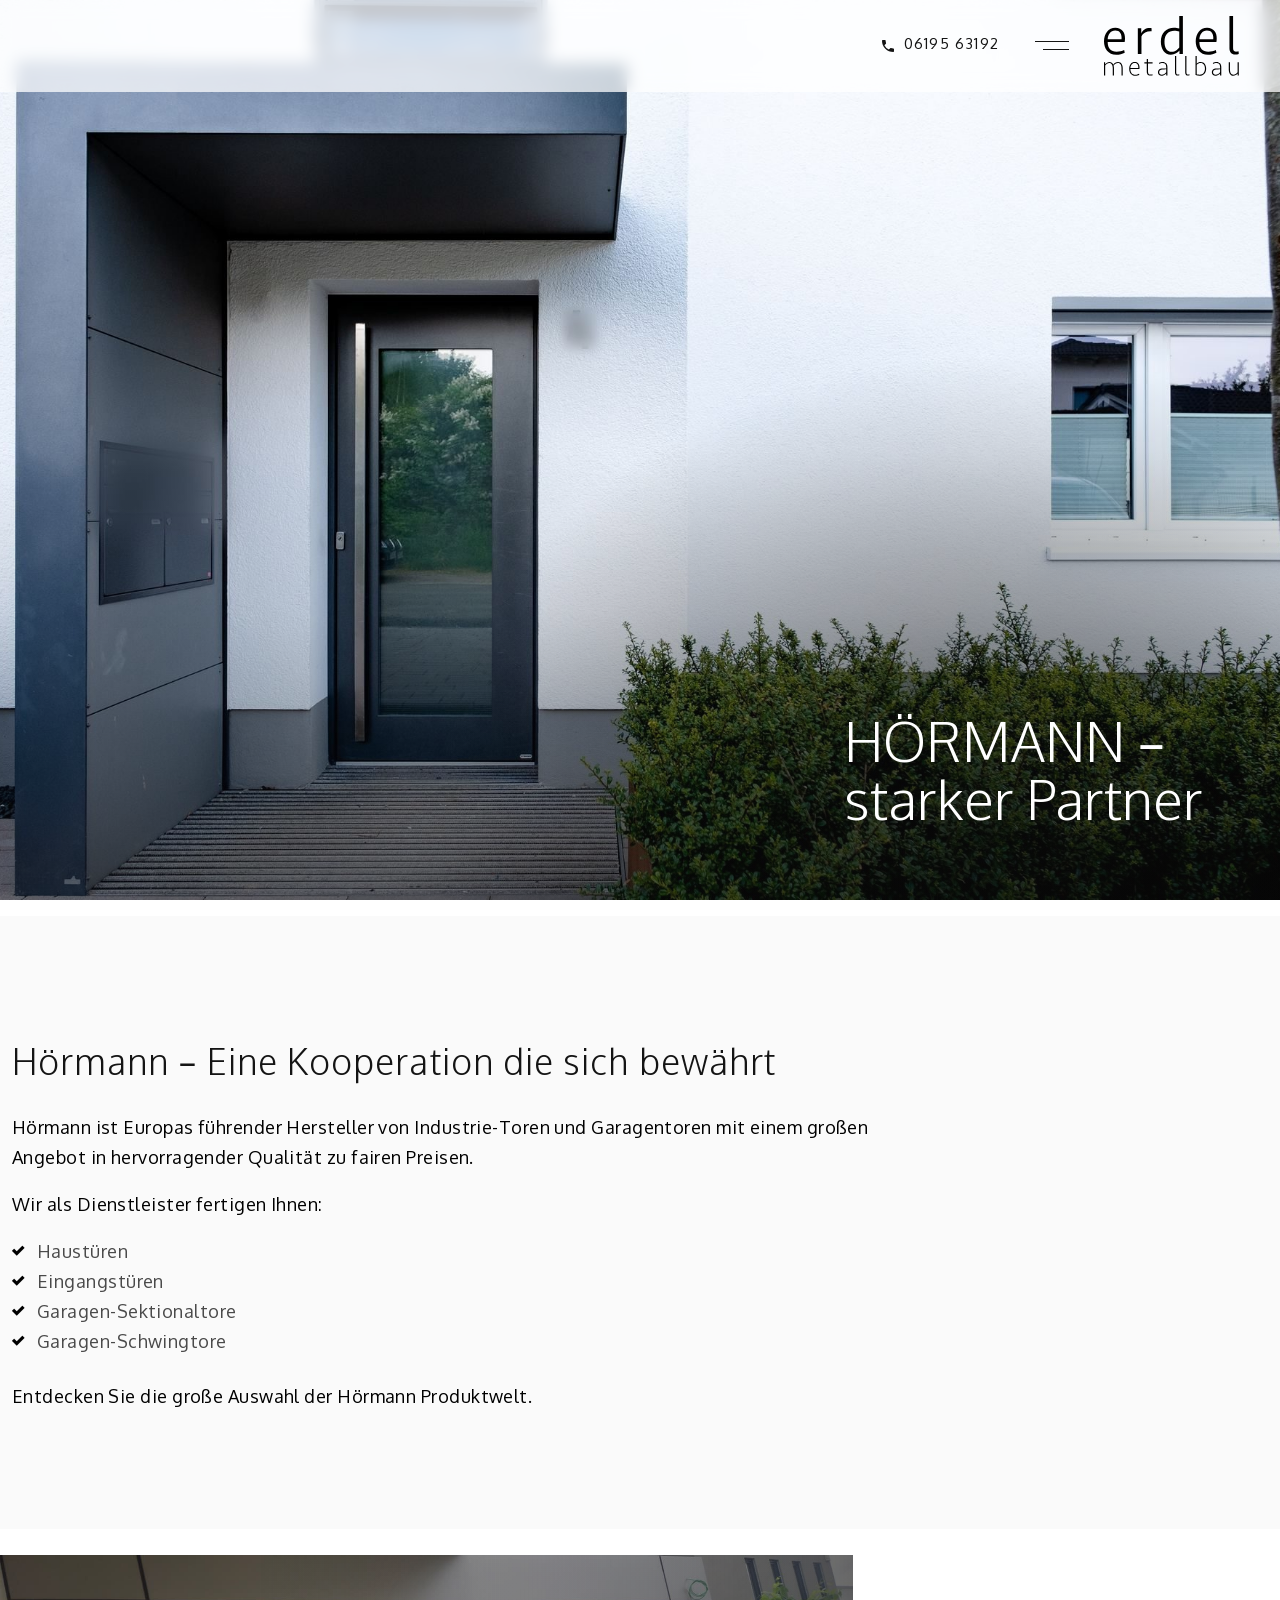
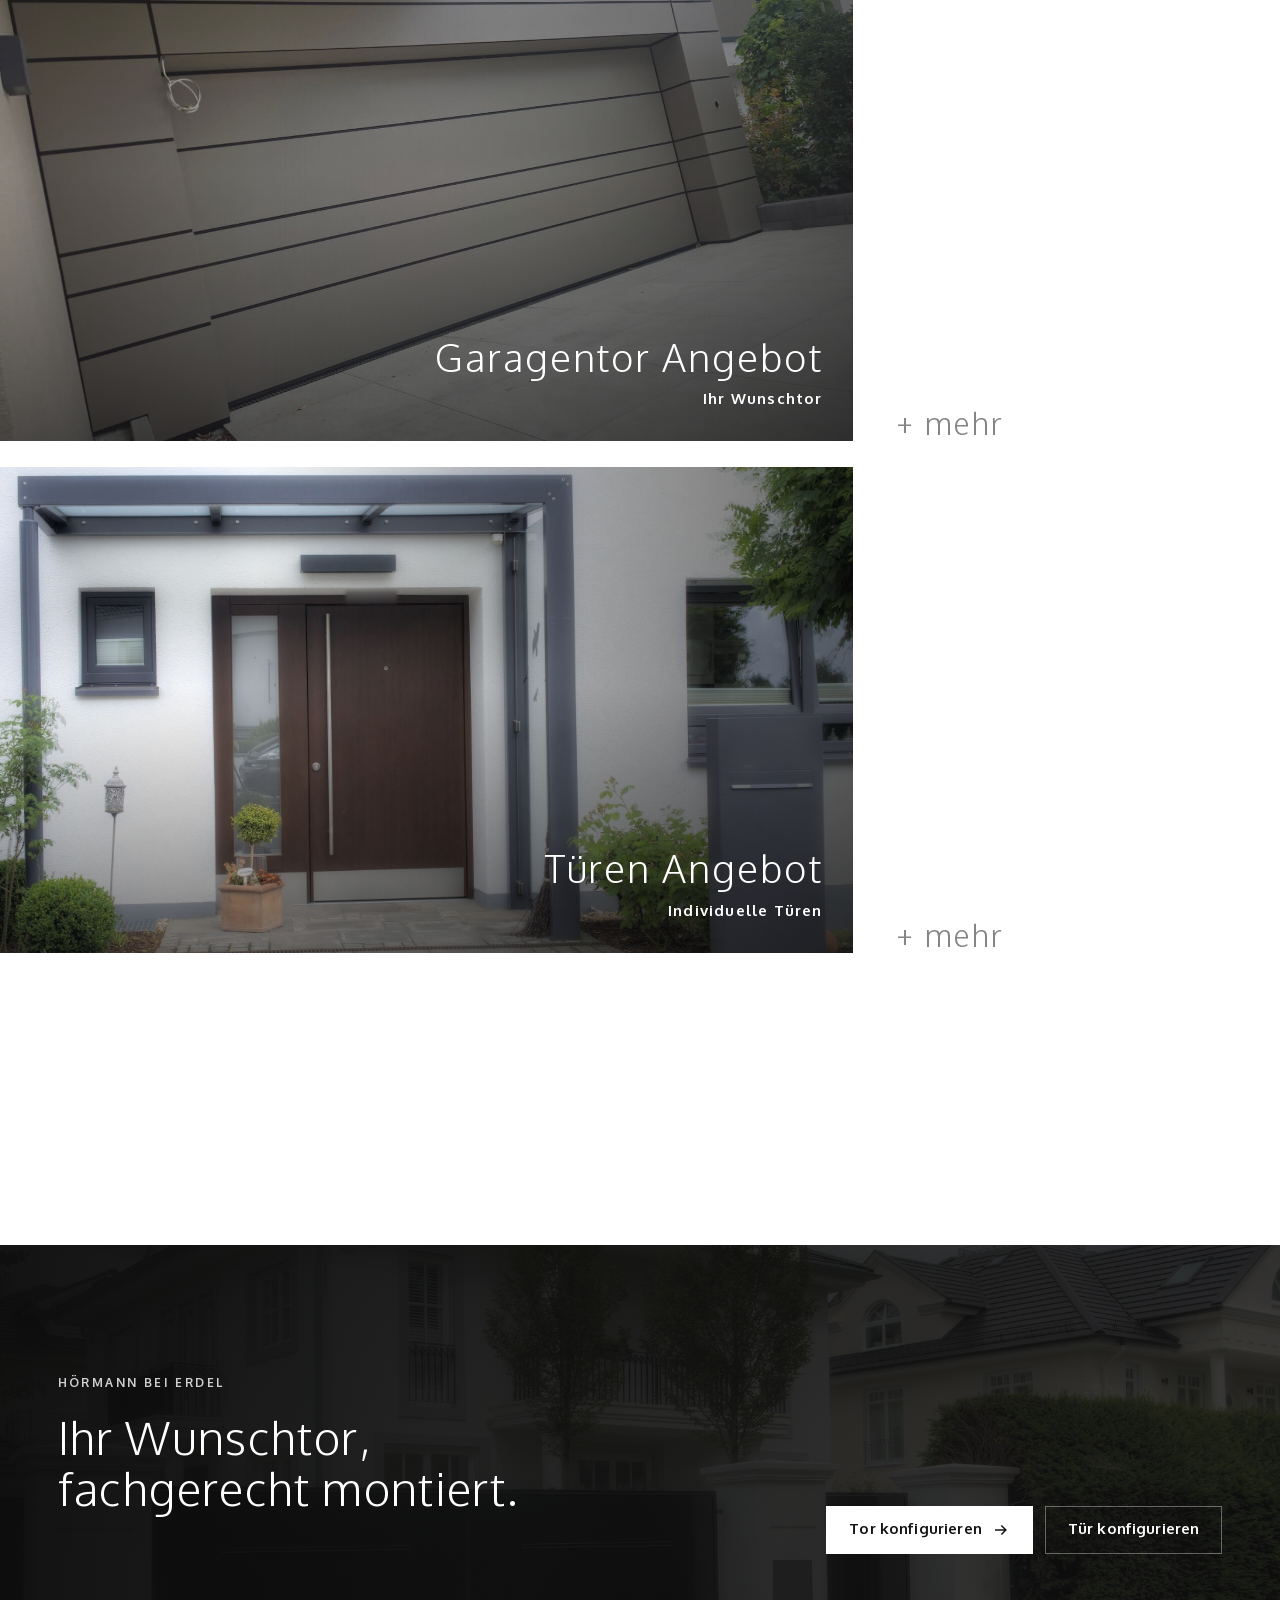
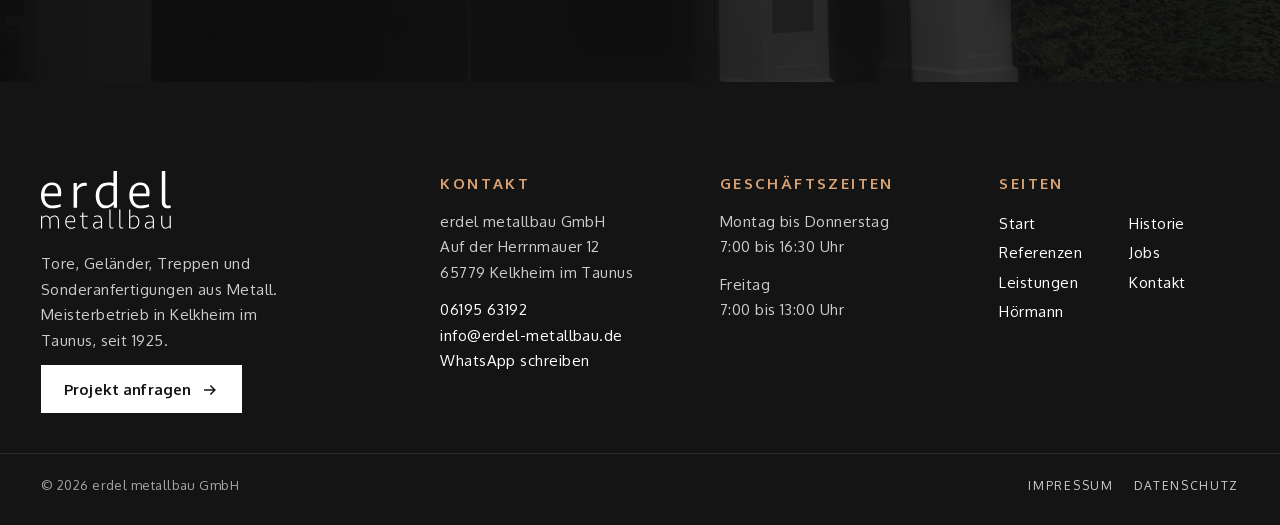
<file: hoermann/index.html>
<!doctype html>
<html lang="de">
<head>
    <meta charset="UTF-8">
    <meta name="viewport" content="width=device-width, initial-scale=1">
    <!-- Tile -->
    <!-- Favicon -->
    <link href="../favicon.ico" rel="icon" />
        <title>HÖRMANN  &#8211; Erdel Metallbau</title>
<meta name='robots' content='noindex, nofollow' />
<style id="wp-img-auto-sizes-contain-inline-css">
img:is([sizes=auto i],[sizes^="auto," i]){contain-intrinsic-size:3000px 1500px}
/*# sourceURL=wp-img-auto-sizes-contain-inline-css */
</style>
<style id="wp-emoji-styles-inline-css">

	img.wp-smiley, img.emoji {
		display: inline !important;
		border: none !important;
		box-shadow: none !important;
		height: 1em !important;
		width: 1em !important;
		margin: 0 0.07em !important;
		vertical-align: -0.1em !important;
		background: none !important;
		padding: 0 !important;
	}
/*# sourceURL=wp-emoji-styles-inline-css */
</style>
<style id="wp-block-library-inline-css">
:root{--wp-block-synced-color:#7a00df;--wp-block-synced-color--rgb:122,0,223;--wp-bound-block-color:var(--wp-block-synced-color);--wp-editor-canvas-background:#ddd;--wp-admin-theme-color:#007cba;--wp-admin-theme-color--rgb:0,124,186;--wp-admin-theme-color-darker-10:#006ba1;--wp-admin-theme-color-darker-10--rgb:0,107,160.5;--wp-admin-theme-color-darker-20:#005a87;--wp-admin-theme-color-darker-20--rgb:0,90,135;--wp-admin-border-width-focus:2px}@media (min-resolution:192dpi){:root{--wp-admin-border-width-focus:1.5px}}.wp-element-button{cursor:pointer}:root .has-very-light-gray-background-color{background-color:#eee}:root .has-very-dark-gray-background-color{background-color:#313131}:root .has-very-light-gray-color{color:#eee}:root .has-very-dark-gray-color{color:#313131}:root .has-vivid-green-cyan-to-vivid-cyan-blue-gradient-background{background:linear-gradient(135deg,#00d084,#0693e3)}:root .has-purple-crush-gradient-background{background:linear-gradient(135deg,#34e2e4,#4721fb 50%,#ab1dfe)}:root .has-hazy-dawn-gradient-background{background:linear-gradient(135deg,#faaca8,#dad0ec)}:root .has-subdued-olive-gradient-background{background:linear-gradient(135deg,#fafae1,#67a671)}:root .has-atomic-cream-gradient-background{background:linear-gradient(135deg,#fdd79a,#004a59)}:root .has-nightshade-gradient-background{background:linear-gradient(135deg,#330968,#31cdcf)}:root .has-midnight-gradient-background{background:linear-gradient(135deg,#020381,#2874fc)}:root{--wp--preset--font-size--normal:16px;--wp--preset--font-size--huge:42px}.has-regular-font-size{font-size:1em}.has-larger-font-size{font-size:2.625em}.has-normal-font-size{font-size:var(--wp--preset--font-size--normal)}.has-huge-font-size{font-size:var(--wp--preset--font-size--huge)}:root .has-text-align-center{text-align:center}:root .has-text-align-left{text-align:left}:root .has-text-align-right{text-align:right}.has-fit-text{white-space:nowrap!important}#end-resizable-editor-section{display:none}.aligncenter{clear:both}.items-justified-left{justify-content:flex-start}.items-justified-center{justify-content:center}.items-justified-right{justify-content:flex-end}.items-justified-space-between{justify-content:space-between}.screen-reader-text{word-wrap:normal!important;border:0;clip-path:inset(50%);height:1px;margin:-1px;overflow:hidden;padding:0;position:absolute;width:1px;word-break:normal!important}.screen-reader-text:focus{background-color:#ddd;clip-path:none;color:#444;display:block;font-size:1em;height:auto;left:5px;line-height:normal;padding:15px 23px 14px;text-decoration:none;top:5px;width:auto;z-index:100000}html :where(.has-border-color){border-style:solid}html :where([style^=border-color],[style*=";border-color"],[style*="; border-color"]){border-style:solid}html :where([style^=border-top-color],[style*=";border-top-color"],[style*="; border-top-color"]){border-top-style:solid}html :where([style^=border-right-color],[style*=";border-right-color"],[style*="; border-right-color"]){border-right-style:solid}html :where([style^=border-bottom-color],[style*=";border-bottom-color"],[style*="; border-bottom-color"]){border-bottom-style:solid}html :where([style^=border-left-color],[style*=";border-left-color"],[style*="; border-left-color"]){border-left-style:solid}html :where([style^=border-width],[style*=";border-width"],[style*="; border-width"]){border-style:solid}html :where([style^=border-top-width],[style*=";border-top-width"],[style*="; border-top-width"]){border-top-style:solid}html :where([style^=border-right-width],[style*=";border-right-width"],[style*="; border-right-width"]){border-right-style:solid}html :where([style^=border-bottom-width],[style*=";border-bottom-width"],[style*="; border-bottom-width"]){border-bottom-style:solid}html :where([style^=border-left-width],[style*=";border-left-width"],[style*="; border-left-width"]){border-left-style:solid}html :where(img[class*=wp-image-]){height:auto;max-width:100%}:where(figure){margin:0 0 1em}html :where(.is-position-sticky){--wp-admin--admin-bar--position-offset:var(--wp-admin--admin-bar--height,0px)}@media screen and (max-width:600px){html :where(.is-position-sticky){--wp-admin--admin-bar--position-offset:0px}}

/*# sourceURL=/wp-includes/css/dist/block-library/common.min.css */
</style>
<style id="classic-theme-styles-inline-css">
/*! This file is auto-generated */
.wp-block-button__link{color:#fff;background-color:#32373c;border-radius:9999px;box-shadow:none;text-decoration:none;padding:calc(.667em + 2px) calc(1.333em + 2px);font-size:1.125em}.wp-block-file__button{background:#32373c;color:#fff;text-decoration:none}
/*# sourceURL=/wp-includes/css/classic-themes.min.css */
</style>

<style id="global-styles-inline-css">
:root{--wp--preset--aspect-ratio--square: 1;--wp--preset--aspect-ratio--4-3: 4/3;--wp--preset--aspect-ratio--3-4: 3/4;--wp--preset--aspect-ratio--3-2: 3/2;--wp--preset--aspect-ratio--2-3: 2/3;--wp--preset--aspect-ratio--16-9: 16/9;--wp--preset--aspect-ratio--9-16: 9/16;--wp--preset--color--black: #000000;--wp--preset--color--cyan-bluish-gray: #abb8c3;--wp--preset--color--white: #ffffff;--wp--preset--color--pale-pink: #f78da7;--wp--preset--color--vivid-red: #cf2e2e;--wp--preset--color--luminous-vivid-orange: #ff6900;--wp--preset--color--luminous-vivid-amber: #fcb900;--wp--preset--color--light-green-cyan: #7bdcb5;--wp--preset--color--vivid-green-cyan: #00d084;--wp--preset--color--pale-cyan-blue: #8ed1fc;--wp--preset--color--vivid-cyan-blue: #0693e3;--wp--preset--color--vivid-purple: #9b51e0;--wp--preset--gradient--vivid-cyan-blue-to-vivid-purple: linear-gradient(135deg,rgb(6,147,227) 0%,rgb(155,81,224) 100%);--wp--preset--gradient--light-green-cyan-to-vivid-green-cyan: linear-gradient(135deg,rgb(122,220,180) 0%,rgb(0,208,130) 100%);--wp--preset--gradient--luminous-vivid-amber-to-luminous-vivid-orange: linear-gradient(135deg,rgb(252,185,0) 0%,rgb(255,105,0) 100%);--wp--preset--gradient--luminous-vivid-orange-to-vivid-red: linear-gradient(135deg,rgb(255,105,0) 0%,rgb(207,46,46) 100%);--wp--preset--gradient--very-light-gray-to-cyan-bluish-gray: linear-gradient(135deg,rgb(238,238,238) 0%,rgb(169,184,195) 100%);--wp--preset--gradient--cool-to-warm-spectrum: linear-gradient(135deg,rgb(74,234,220) 0%,rgb(151,120,209) 20%,rgb(207,42,186) 40%,rgb(238,44,130) 60%,rgb(251,105,98) 80%,rgb(254,248,76) 100%);--wp--preset--gradient--blush-light-purple: linear-gradient(135deg,rgb(255,206,236) 0%,rgb(152,150,240) 100%);--wp--preset--gradient--blush-bordeaux: linear-gradient(135deg,rgb(254,205,165) 0%,rgb(254,45,45) 50%,rgb(107,0,62) 100%);--wp--preset--gradient--luminous-dusk: linear-gradient(135deg,rgb(255,203,112) 0%,rgb(199,81,192) 50%,rgb(65,88,208) 100%);--wp--preset--gradient--pale-ocean: linear-gradient(135deg,rgb(255,245,203) 0%,rgb(182,227,212) 50%,rgb(51,167,181) 100%);--wp--preset--gradient--electric-grass: linear-gradient(135deg,rgb(202,248,128) 0%,rgb(113,206,126) 100%);--wp--preset--gradient--midnight: linear-gradient(135deg,rgb(2,3,129) 0%,rgb(40,116,252) 100%);--wp--preset--font-size--small: 13px;--wp--preset--font-size--medium: 20px;--wp--preset--font-size--large: 36px;--wp--preset--font-size--x-large: 42px;--wp--preset--spacing--20: 0.44rem;--wp--preset--spacing--30: 0.67rem;--wp--preset--spacing--40: 1rem;--wp--preset--spacing--50: 1.5rem;--wp--preset--spacing--60: 2.25rem;--wp--preset--spacing--70: 3.38rem;--wp--preset--spacing--80: 5.06rem;--wp--preset--shadow--natural: 6px 6px 9px rgba(0, 0, 0, 0.2);--wp--preset--shadow--deep: 12px 12px 50px rgba(0, 0, 0, 0.4);--wp--preset--shadow--sharp: 6px 6px 0px rgba(0, 0, 0, 0.2);--wp--preset--shadow--outlined: 6px 6px 0px -3px rgb(255, 255, 255), 6px 6px rgb(0, 0, 0);--wp--preset--shadow--crisp: 6px 6px 0px rgb(0, 0, 0);}.wp-block-button{--wp--preset--dimension--25: 25%;--wp--preset--dimension--50: 50%;--wp--preset--dimension--75: 75%;--wp--preset--dimension--100: 100%;}:where(body) { margin: 0; }:where(.is-layout-flex){gap: 0.5em;}:where(.is-layout-grid){gap: 0.5em;}body .is-layout-flex{display: flex;}.is-layout-flex{flex-wrap: wrap;align-items: center;}.is-layout-flex > :is(*, div){margin: 0;}body .is-layout-grid{display: grid;}.is-layout-grid > :is(*, div){margin: 0;}body{padding-top: 0px;padding-right: 0px;padding-bottom: 0px;padding-left: 0px;}:root :where(.wp-element-button, .wp-block-button__link){background-color: #32373c;border-width: 0;color: #fff;font-family: inherit;font-size: inherit;font-style: inherit;font-weight: inherit;letter-spacing: inherit;line-height: inherit;padding-top: calc(0.667em + 2px);padding-right: calc(1.333em + 2px);padding-bottom: calc(0.667em + 2px);padding-left: calc(1.333em + 2px);text-decoration: none;text-transform: inherit;}.has-black-color{color: var(--wp--preset--color--black) !important;}.has-cyan-bluish-gray-color{color: var(--wp--preset--color--cyan-bluish-gray) !important;}.has-white-color{color: var(--wp--preset--color--white) !important;}.has-pale-pink-color{color: var(--wp--preset--color--pale-pink) !important;}.has-vivid-red-color{color: var(--wp--preset--color--vivid-red) !important;}.has-luminous-vivid-orange-color{color: var(--wp--preset--color--luminous-vivid-orange) !important;}.has-luminous-vivid-amber-color{color: var(--wp--preset--color--luminous-vivid-amber) !important;}.has-light-green-cyan-color{color: var(--wp--preset--color--light-green-cyan) !important;}.has-vivid-green-cyan-color{color: var(--wp--preset--color--vivid-green-cyan) !important;}.has-pale-cyan-blue-color{color: var(--wp--preset--color--pale-cyan-blue) !important;}.has-vivid-cyan-blue-color{color: var(--wp--preset--color--vivid-cyan-blue) !important;}.has-vivid-purple-color{color: var(--wp--preset--color--vivid-purple) !important;}.has-black-background-color{background-color: var(--wp--preset--color--black) !important;}.has-cyan-bluish-gray-background-color{background-color: var(--wp--preset--color--cyan-bluish-gray) !important;}.has-white-background-color{background-color: var(--wp--preset--color--white) !important;}.has-pale-pink-background-color{background-color: var(--wp--preset--color--pale-pink) !important;}.has-vivid-red-background-color{background-color: var(--wp--preset--color--vivid-red) !important;}.has-luminous-vivid-orange-background-color{background-color: var(--wp--preset--color--luminous-vivid-orange) !important;}.has-luminous-vivid-amber-background-color{background-color: var(--wp--preset--color--luminous-vivid-amber) !important;}.has-light-green-cyan-background-color{background-color: var(--wp--preset--color--light-green-cyan) !important;}.has-vivid-green-cyan-background-color{background-color: var(--wp--preset--color--vivid-green-cyan) !important;}.has-pale-cyan-blue-background-color{background-color: var(--wp--preset--color--pale-cyan-blue) !important;}.has-vivid-cyan-blue-background-color{background-color: var(--wp--preset--color--vivid-cyan-blue) !important;}.has-vivid-purple-background-color{background-color: var(--wp--preset--color--vivid-purple) !important;}.has-black-border-color{border-color: var(--wp--preset--color--black) !important;}.has-cyan-bluish-gray-border-color{border-color: var(--wp--preset--color--cyan-bluish-gray) !important;}.has-white-border-color{border-color: var(--wp--preset--color--white) !important;}.has-pale-pink-border-color{border-color: var(--wp--preset--color--pale-pink) !important;}.has-vivid-red-border-color{border-color: var(--wp--preset--color--vivid-red) !important;}.has-luminous-vivid-orange-border-color{border-color: var(--wp--preset--color--luminous-vivid-orange) !important;}.has-luminous-vivid-amber-border-color{border-color: var(--wp--preset--color--luminous-vivid-amber) !important;}.has-light-green-cyan-border-color{border-color: var(--wp--preset--color--light-green-cyan) !important;}.has-vivid-green-cyan-border-color{border-color: var(--wp--preset--color--vivid-green-cyan) !important;}.has-pale-cyan-blue-border-color{border-color: var(--wp--preset--color--pale-cyan-blue) !important;}.has-vivid-cyan-blue-border-color{border-color: var(--wp--preset--color--vivid-cyan-blue) !important;}.has-vivid-purple-border-color{border-color: var(--wp--preset--color--vivid-purple) !important;}.has-vivid-cyan-blue-to-vivid-purple-gradient-background{background: var(--wp--preset--gradient--vivid-cyan-blue-to-vivid-purple) !important;}.has-light-green-cyan-to-vivid-green-cyan-gradient-background{background: var(--wp--preset--gradient--light-green-cyan-to-vivid-green-cyan) !important;}.has-luminous-vivid-amber-to-luminous-vivid-orange-gradient-background{background: var(--wp--preset--gradient--luminous-vivid-amber-to-luminous-vivid-orange) !important;}.has-luminous-vivid-orange-to-vivid-red-gradient-background{background: var(--wp--preset--gradient--luminous-vivid-orange-to-vivid-red) !important;}.has-very-light-gray-to-cyan-bluish-gray-gradient-background{background: var(--wp--preset--gradient--very-light-gray-to-cyan-bluish-gray) !important;}.has-cool-to-warm-spectrum-gradient-background{background: var(--wp--preset--gradient--cool-to-warm-spectrum) !important;}.has-blush-light-purple-gradient-background{background: var(--wp--preset--gradient--blush-light-purple) !important;}.has-blush-bordeaux-gradient-background{background: var(--wp--preset--gradient--blush-bordeaux) !important;}.has-luminous-dusk-gradient-background{background: var(--wp--preset--gradient--luminous-dusk) !important;}.has-pale-ocean-gradient-background{background: var(--wp--preset--gradient--pale-ocean) !important;}.has-electric-grass-gradient-background{background: var(--wp--preset--gradient--electric-grass) !important;}.has-midnight-gradient-background{background: var(--wp--preset--gradient--midnight) !important;}.has-small-font-size{font-size: var(--wp--preset--font-size--small) !important;}.has-medium-font-size{font-size: var(--wp--preset--font-size--medium) !important;}.has-large-font-size{font-size: var(--wp--preset--font-size--large) !important;}.has-x-large-font-size{font-size: var(--wp--preset--font-size--x-large) !important;}
/*# sourceURL=global-styles-inline-css */
</style>

<link rel='stylesheet' id='wp-style-css' href='../wp-content/themes/erdel/assets/styles/style.min.css' media='all' />
<meta name="generator" content="WordPress 7.1.3" />

<link rel="preload" href="../nxm/fonts/oxygen-300-latin.woff2" as="font" type="font/woff2" crossorigin>
<link rel="preload" href="../nxm/fonts/oxygen-400-latin.woff2" as="font" type="font/woff2" crossorigin>
<link rel="preload" href="../nxm/fonts/oxygen-700-latin.woff2" as="font" type="font/woff2" crossorigin>
<link rel="stylesheet" href="../nxm/nxm.css?v=56">
<meta name="theme-color" content="#141414">
</head>
<body class="nxm-hero wp-singular page-template page-template-page-full-width-image page-template-page-full-width-image-php page page-id-1115 wp-theme-erdel">
        <div id="page" class="site">
        <!-- nxm:header -->
<a class="nxm-skip" href="#content">Zum Inhalt springen</a>
<header class="nxm-head" id="nxm-head">
  <div class="nxm-head__right">
    <a class="nxm-head__tel" href="tel:+49619563192"><svg viewBox="0 0 24 24" aria-hidden="true"><path d="M6.6 10.8a15.1 15.1 0 0 0 6.6 6.6l2.2-2.2c.3-.3.7-.4 1-.2 1.1.4 2.3.6 3.6.6.6 0 1 .4 1 1V20c0 .6-.4 1-1 1A17 17 0 0 1 3 4c0-.6.4-1 1-1h3.5c.6 0 1 .4 1 1 0 1.3.2 2.5.6 3.6.1.3 0 .7-.2 1l-2.3 2.2z"/></svg><span>06195&nbsp;63192</span></a>
    <button class="nxm-burger" type="button" aria-expanded="false" aria-controls="nxm-menu" aria-label="Menü öffnen">
      <span class="nxm-burger__icon" aria-hidden="true"><i></i><i></i></span>
    </button>
    <a class="nxm-head__logo" href="../" aria-label="erdel metallbau – zur Startseite">
      <img src="../wp-content/themes/erdel/assets/images/logo.svg" alt="erdel metallbau" width="170" height="52">
    </a>
  </div>
</header>
<div class="nxm-menu" id="nxm-menu" role="dialog" aria-modal="true" aria-label="Hauptmenü" aria-hidden="true">
  <div class="nxm-menu__bg" aria-hidden="true"><img src="../nxm/img/tor-villa.jpg" alt="" decoding="async" data-nxm-img="0"><img src="../nxm/img/zaun-lamellen.jpg" alt="" decoding="async" data-nxm-img="1"><img src="../nxm/img/tor-anthrazit.jpg" alt="" decoding="async" data-nxm-img="2"><img src="../nxm/img/eingang-anthrazit.jpg" alt="" decoding="async" data-nxm-img="3" class=is-active><img src="../nxm/img/balkon-altbau.jpg" alt="" decoding="async" data-nxm-img="4"><img src="../nxm/img/montage-transporter.jpg" alt="" decoding="async" data-nxm-img="5"><img src="../nxm/img/haus-terrasse.jpg" alt="" decoding="async" data-nxm-img="6"></div>
  <div class="nxm-menu__inner">
    <nav class="nxm-menu__nav" aria-label="Hauptnavigation"><ul><li style="--i:0"><a href="../" data-nxm-img="0">Start</a></li><li style="--i:1"><a href="../referenzen/" data-nxm-img="1">Referenzen</a></li><li style="--i:2"><a href="../leistungen/" data-nxm-img="2">Leistungen</a></li><li style="--i:3"><a href="../hoermann/" data-nxm-img="3" aria-current="page">Hörmann</a></li><li style="--i:4"><a href="../historie/" data-nxm-img="4">Historie</a></li><li style="--i:5"><a href="../jobs/" data-nxm-img="5">Jobs</a></li><li style="--i:6"><a href="../kontakt/" data-nxm-img="6">Kontakt</a></li></ul></nav>
    <a class="nxm-menu__cta" href="../kontakt/"><span aria-hidden="true">&gt;</span> Kontaktformular</a>
  </div>
  <div class="nxm-menu__foot">
    <p>Auf der Herrnmauer 12, 65779 Kelkheim im Taunus<br>
      <a href="tel:+49619563192">+49 (0)&nbsp;6195-63192</a> · <a href="mailto:info@erdel-metallbau.de">info@erdel-metallbau.de</a> · <a href="https://wa.me/49619563192" target="_blank" rel="noopener">WhatsApp</a></p>
    <p class="nxm-menu__legal"><a href="../impressum/">Impressum</a><a href="../datenschutzerklaerung/">Datenschutz</a></p>
  </div>
  <p class="nxm-menu__claim" aria-hidden="true">geradlinig<br>modern<br>individuell</p>
</div>
<!-- /nxm:header -->
<div id="content" class="site-content">
    <div id="content-main" class="site-main">
        <main id="main" class="main-content">
                        <header class="main-header featured-full-width-img  bg-dark text-light mb-3" style="background-image: url('../nxm/img/eingang-anthrazit.jpg')">
                <div class="container h-100 d-flex align-items-end pb-3 ms-auto p-2 bd-highlight">
                        <h1 style="--seg:6.517">HÖRMANN – starker&nbsp;Partner</h1>
                    <!--<h1 class="main-title text-right">HÖRMANN </h1>-->
                  
                 
                </div>
            </header>
        
                                <div class="main-body">
                    <div  class="container-fluid simple_content_container-fluid bg-img primary-color">
    <div class="container simple_content">
        <div class="row">
            <div class="col-12">
                <div class="content-width-50 content-align-left">                    
                    <h2>Hörmann – Eine Kooperation die sich&nbsp;bewährt</h2>
<p>Hörmann ist Europas führender Hersteller von Industrie-Toren und Garagentoren mit einem großen Angebot in hervorragender Qualität zu fairen&nbsp;Preisen.</p>
<p>Wir als Dienstleister fertigen&nbsp;Ihnen:</p>
<ul>
<li>Haustüren</li>
<li>Eingangstüren</li>
<li>Garagen-Sektionaltore</li>
<li>Garagen-Schwingtore</li>
</ul>
<p>Entdecken Sie die große Auswahl der Hörmann&nbsp;Produktwelt.</p>
                </div>
            </div>
        </div>
    </div>
</div>

<div class="container-fluid gx-0 malu-1 position-relative">
    <div class="row gx-0 mt-2 mt-sm-3 mt-md-4 mt-lg-5">
        <div class="position-relative col-12 col-lg-8 teaser-block">
            <a href="../konfiguration-tore/">
                <img decoding="async"  src="../nxm/img/garagentor-verkleidet-2.jpg" alt="Garagentor Angebot" title="Garagentor Angebot" />
            </a>

            <div class="bg-item nxm-teaser"><a href="../konfiguration-tore/"><span class="nxm-teaser__title">Garagentor&nbsp;Angebot</span><span class="nxm-teaser__link"><svg viewBox="0 0 24 24" aria-hidden="true"><path d="M13.2 5.3 19.9 12l-6.7 6.7-1.4-1.4 4.3-4.3H4v-2h12.1l-4.3-4.3z"/></svg>Ihr&nbsp;Wunschtor</span></a>
            </div>
        </div>
        <div class="position-absolute mt-20 top-50 end-0 me-5 col-lg-4 d-none d-lg-block teaser-text">
            <h2 >Garagentor&nbsp;Angebot</h2>
        </div>
        <div class="position-absolute mt-20 bottom-0 end-0 me-5 col-lg-4 d-none d-lg-block teaser-text">
            <a class="mt-4 more-item" href="../konfiguration-tore/"><span aria-hidden="true">+</span> mehr<span class="visually-hidden"> zu Ihr&nbsp;Wunschtor</span>             </a>
        </div>
    </div>

</div>


<div class="container-fluid gx-0 malu-1 position-relative">
    <div class="row gx-0 mt-2 mt-sm-3 mt-md-4 mt-lg-5">
        <div class="position-relative col-12 col-lg-8 teaser-block">
            <a href="../konfiguration-tueren/">
                <img decoding="async"  src="../nxm/img/eingang-holztuer.jpg" alt="Türen Angebot" title="Türen Angebot" />
            </a>

            <div class="bg-item nxm-teaser"><a href="../konfiguration-tueren/"><span class="nxm-teaser__title">Türen&nbsp;Angebot</span><span class="nxm-teaser__link"><svg viewBox="0 0 24 24" aria-hidden="true"><path d="M13.2 5.3 19.9 12l-6.7 6.7-1.4-1.4 4.3-4.3H4v-2h12.1l-4.3-4.3z"/></svg>Individuelle&nbsp;Türen</span></a>
            </div>
        </div>
        <div class="position-absolute mt-20 top-50 end-0 me-5 col-lg-4 d-none d-lg-block teaser-text">
            <h2 >Türen&nbsp;Angebot</h2>
        </div>
        <div class="position-absolute mt-20 bottom-0 end-0 me-5 col-lg-4 d-none d-lg-block teaser-text">
            <a class="mt-4 more-item" href="../konfiguration-tueren/"><span aria-hidden="true">+</span> mehr<span class="visually-hidden"> zu Individuelle&nbsp;Türen</span>             </a>
        </div>
    </div>

</div>


<div  class="container-fluid simple_content_container-fluid bg-img no-background-color">
    <div class="container simple_content">
        <div class="row">
            <div class="col-12">
                <div class="content-width-100 content-align-left">                    
                                    </div>
            </div>
        </div>
    </div>
</div>

<div  class="container-fluid two-col-section no-background-color">
        <div class="row row-eq-height ">
            <div class="col-12 col-md-6 col-left alignment-right">
                <div class="col-text"></div>            </div>
            <div class="col-12 col-md-6 col-right alignment-right">
                <div class="col-text"></div>            </div>
        </div>

</div>                </div>
                <!-- nxm:abschluss -->
<section class="x-cta x-cta--end">
  <img src="../nxm/img/tor-villa.jpg" alt="" loading="lazy">
  <div class="x-wrap x-cta__inner">
    <div>
      <p class="x-eyebrow x-eyebrow--light">Hörmann bei&nbsp;erdel</p>
      <h2>Ihr Wunschtor, fachgerecht&nbsp;montiert.</h2>
    </div>
    <div class="x-cta__actions"><a class="nxm-btn nxm-btn--light" href="../konfiguration-tore/">Tor konfigurieren <svg viewBox="0 0 24 24" aria-hidden="true"><path d="M13.2 5.3 19.9 12l-6.7 6.7-1.4-1.4 4.3-4.3H4v-2h12.1l-4.3-4.3z"/></svg></a><a class="nxm-btn nxm-btn--ghost" href="../konfiguration-tueren/">Tür konfigurieren</a></div>
  </div>
</section>
<!-- /nxm:abschluss -->
<footer class="main-footer">
                    <!-- SPACER -->
                </footer>
                          
            
        </main>
    </div>
</div>
        <!-- nxm:footer -->
<footer class="nxm-foot">
  <div class="nxm-foot__inner">
    <div class="nxm-foot__brand">
      <img src="../wp-content/themes/erdel/assets/images/logo.svg" alt="erdel metallbau" width="190" height="58" loading="lazy">
      <p>Tore, Geländer, Treppen und Sonderanfertigungen aus Metall. Meisterbetrieb in Kelkheim im Taunus, seit&nbsp;1925.</p>
      <a class="nxm-btn nxm-btn--light" href="../kontakt/">Projekt anfragen <svg viewBox="0 0 24 24" aria-hidden="true"><path d="M13.2 5.3 19.9 12l-6.7 6.7-1.4-1.4 4.3-4.3H4v-2h12.1l-4.3-4.3z"/></svg></a>
    </div>
    <div class="nxm-foot__col">
      <p class="nxm-eyebrow">Kontakt</p>
      <address>erdel metallbau GmbH<br>Auf der Herrnmauer 12<br>65779 Kelkheim im Taunus</address>
      <a href="tel:+49619563192">06195&nbsp;63192</a><br>
      <a href="mailto:info@erdel-metallbau.de">info@erdel-metallbau.de</a><br>
      <a href="https://wa.me/49619563192" target="_blank" rel="noopener">WhatsApp schreiben</a>
    </div>
    <div class="nxm-foot__col">
      <p class="nxm-eyebrow">Geschäftszeiten</p>
      <p>Montag bis Donnerstag<br>7:00 bis 16:30&nbsp;Uhr</p>
      <p>Freitag<br>7:00 bis 13:00&nbsp;Uhr</p>
    </div>
    <div class="nxm-foot__col">
      <p class="nxm-eyebrow">Seiten</p>
      <ul><li><a href="../">Start</a></li><li><a href="../referenzen/">Referenzen</a></li><li><a href="../leistungen/">Leistungen</a></li><li><a href="../hoermann/">Hörmann</a></li><li><a href="../historie/">Historie</a></li><li><a href="../jobs/">Jobs</a></li><li><a href="../kontakt/">Kontakt</a></li></ul>
    </div>
  </div>
  <div class="nxm-foot__bar">
    <span>© 2026 erdel metallbau&nbsp;GmbH</span>
    <span><a href="../impressum/">Impressum</a><a href="../datenschutzerklaerung/">Datenschutz</a></span>
  </div>
</footer>
<!-- /nxm:footer -->
<!-- nxm:actions -->
<nav class="nxm-actions" aria-label="Schnellkontakt">
  <a href="tel:+49619563192"><svg viewBox="0 0 24 24" aria-hidden="true"><path d="M6.6 10.8a15.1 15.1 0 0 0 6.6 6.6l2.2-2.2c.3-.3.7-.4 1-.2 1.1.4 2.3.6 3.6.6.6 0 1 .4 1 1V20c0 .6-.4 1-1 1A17 17 0 0 1 3 4c0-.6.4-1 1-1h3.5c.6 0 1 .4 1 1 0 1.3.2 2.5.6 3.6.1.3 0 .7-.2 1l-2.3 2.2z"/></svg><span>Anrufen</span></a>
  <a href="https://wa.me/49619563192" target="_blank" rel="noopener"><svg viewBox="0 0 24 24" aria-hidden="true"><path d="M12 2a10 10 0 0 0-8.6 15.1L2 22l5-1.3A10 10 0 1 0 12 2zm0 18.2c-1.5 0-3-.4-4.3-1.2l-.3-.2-3 .8.8-2.9-.2-.3A8.2 8.2 0 1 1 12 20.2zm4.5-6.1c-.2-.1-1.5-.7-1.7-.8-.2-.1-.4-.1-.6.1l-.8 1c-.1.2-.3.2-.5.1a6.7 6.7 0 0 1-3.3-2.9c-.2-.4.2-.4.7-1.3.1-.2 0-.3 0-.4l-.8-1.8c-.2-.5-.4-.4-.6-.4h-.5a1 1 0 0 0-.7.3 3 3 0 0 0-.9 2.2c0 1.3.9 2.5 1 2.7.1.2 1.8 2.8 4.4 3.9 1.6.7 2.3.8 3.1.6.5-.1 1.5-.6 1.7-1.2.2-.6.2-1.1.2-1.2-.1-.1-.3-.2-.5-.3z"/></svg><span>WhatsApp</span></a>
  <a href="../kontakt/" class="is-primary"><svg viewBox="0 0 24 24" aria-hidden="true"><path d="M3 5h18c.6 0 1 .4 1 1v12c0 .6-.4 1-1 1H3a1 1 0 0 1-1-1V6c0-.6.4-1 1-1zm9 7.3L4 7.2V17h16V7.2l-8 5.1zM5.2 7l6.8 4.3L18.8 7H5.2z"/></svg><span>Anfrage</span></a>
</nav>
<!-- /nxm:actions -->
<!-- nxm:dock -->
<nav class="nxm-dock" aria-label="Direktkontakt">
  <a href="tel:+49619563192"><svg viewBox="0 0 24 24" aria-hidden="true"><path d="M6.6 10.8a15.1 15.1 0 0 0 6.6 6.6l2.2-2.2c.3-.3.7-.4 1-.2 1.1.4 2.3.6 3.6.6.6 0 1 .4 1 1V20c0 .6-.4 1-1 1A17 17 0 0 1 3 4c0-.6.4-1 1-1h3.5c.6 0 1 .4 1 1 0 1.3.2 2.5.6 3.6.1.3 0 .7-.2 1l-2.3 2.2z"/></svg><span>06195&nbsp;63192</span></a>
  <a href="mailto:info@erdel-metallbau.de"><svg viewBox="0 0 24 24" aria-hidden="true"><path d="M3 5h18c.6 0 1 .4 1 1v12c0 .6-.4 1-1 1H3a1 1 0 0 1-1-1V6c0-.6.4-1 1-1zm9 7.3L4 7.2V17h16V7.2l-8 5.1zM5.2 7l6.8 4.3L18.8 7H5.2z"/></svg><span>info@erdel-metallbau.de</span></a>
</nav>
<!-- /nxm:dock -->
        <!--
        <a href="#" class="btn btn-primary shadow top-button position-fixed zi-1020">
            <i class="fa-solid icon-arrow-up2"></i><span class="visually-hidden-focusable">Nach&nbsp;oben</span>
        </a>
                -->
    </div>
    <script type="speculationrules">
{"prefetch":[{"source":"document","where":{"and":[{"href_matches":"/*"},{"not":{"href_matches":["/wp-*.php","/wp-admin/*","/wp-content/uploads/*","/wp-content/*","/wp-content/plugins/*","/wp-content/themes/erdel/*","/*\\?(.+)"]}},{"not":{"selector_matches":"a[rel~=\"nofollow\"]"}},{"not":{"selector_matches":".no-prefetch, .no-prefetch a"}}]},"eagerness":"conservative"}]}
</script>
<!-- nxm:theme-shim --><img class="navbar-brand img-fluid" src="../wp-content/themes/erdel/assets/images/logo.svg" alt="" hidden aria-hidden="true">
<script>/* Altes Theme-Skript erwartet Bootstrap-Offcanvas der früheren Navigation */ if(window.jQuery&&!jQuery.fn.offcanvas){jQuery.fn.offcanvas=function(){return this}}</script>
<script id="wp-scripts-js" src="../wp-content/themes/erdel/assets/scripts/script.min.js"></script>
<script>/* nxm: Offcanvas-Ersatz für die jQuery-Kopie des Themes */(function(j){if(j&&j.fn&&!j.fn.offcanvas){j.fn.offcanvas=function(){return this}}})(window.jQuery);(function(j){if(j&&j.fn&&!j.fn.offcanvas){j.fn.offcanvas=function(){return this}}})(window.$);</script>
<script id="wp-emoji-settings" type="application/json">
{"baseUrl":"https://s.w.org/images/core/emoji/17.0.2/72x72/","ext":".png","svgUrl":"https://s.w.org/images/core/emoji/17.0.2/svg/","svgExt":".svg","source":{"concatemoji":"../wp-includes/js/wp-emoji-release.min.js"}}
</script>
<script src="../nxm/nxm.js?v=16" defer></script>
</body>
</html>
</file>
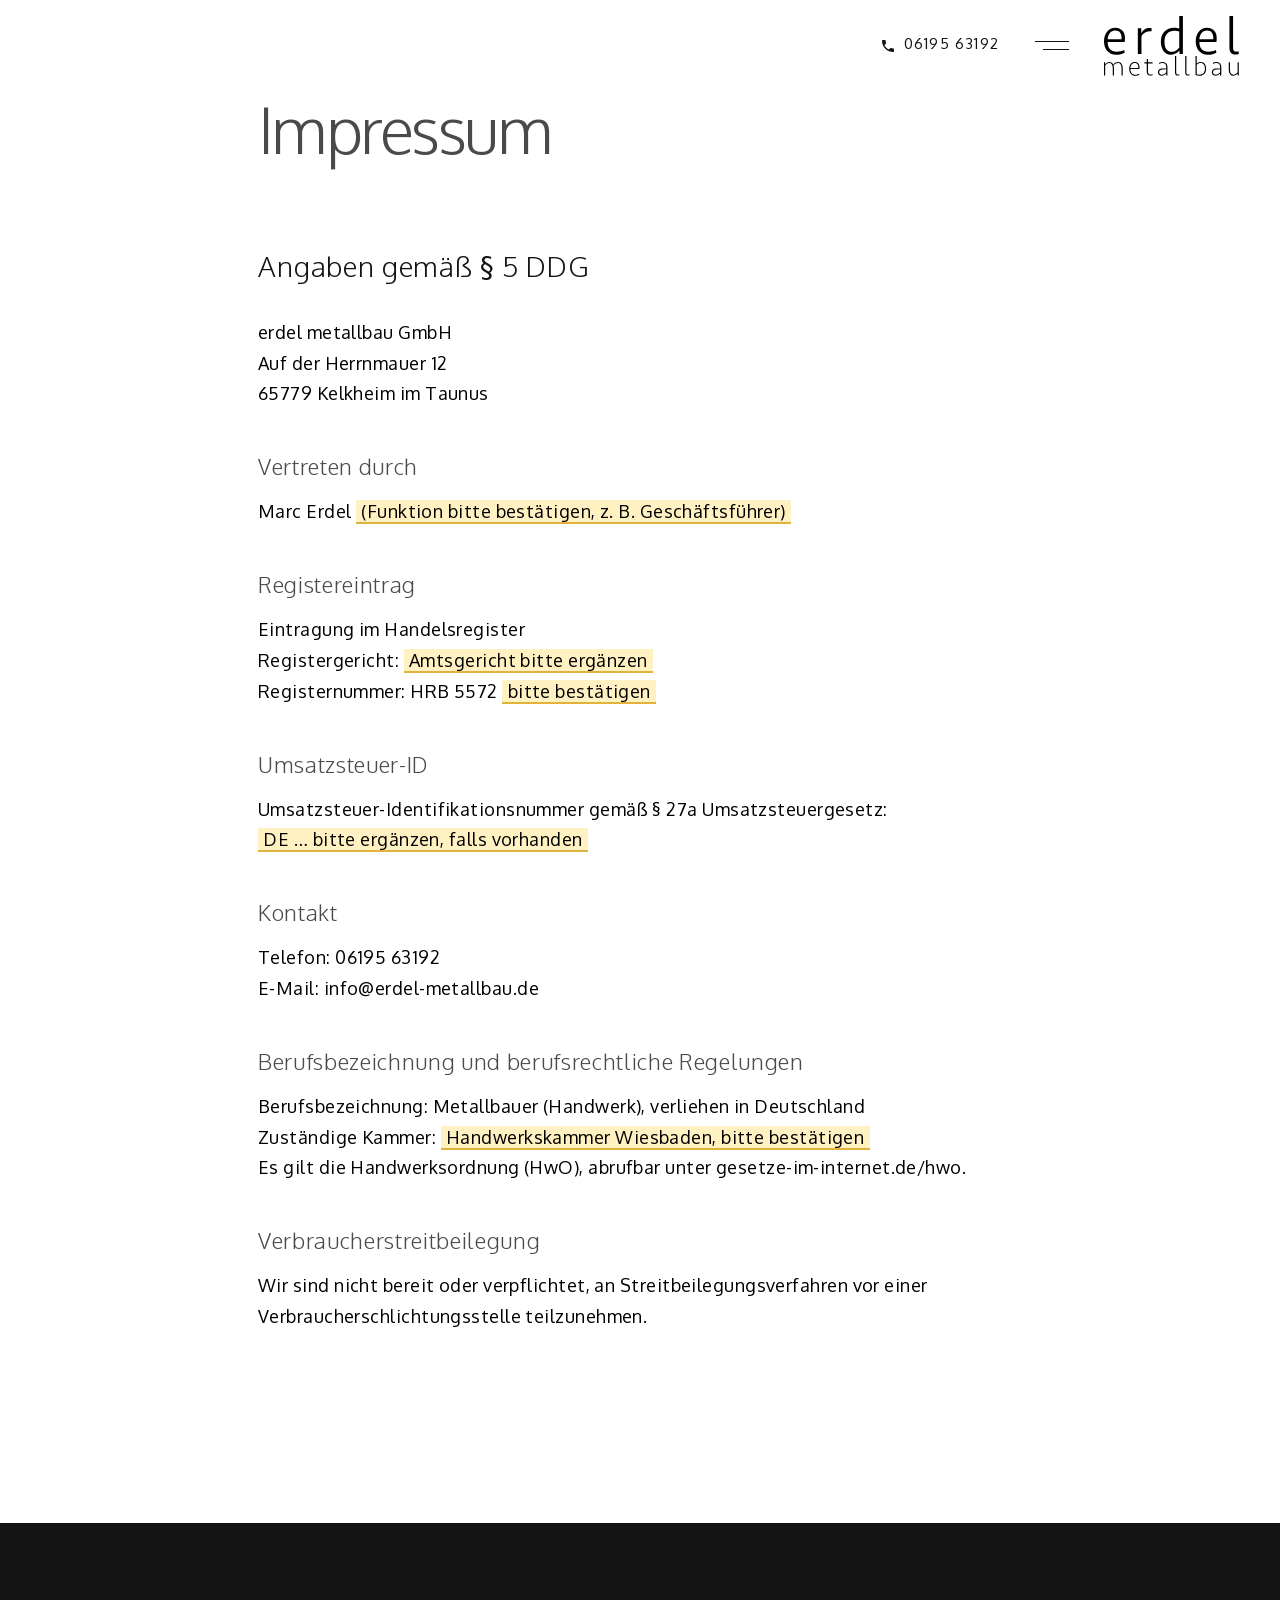
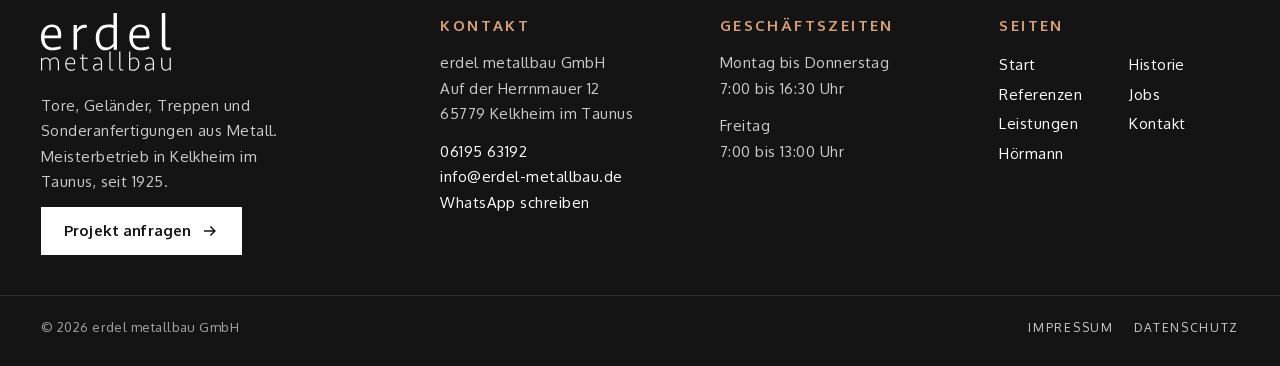
<file: impressum/index.html>
<!doctype html>
<html lang="de">
<head>
    <meta charset="UTF-8">
    <meta name="viewport" content="width=device-width, initial-scale=1">
    <!-- Tile -->
    <!-- Favicon -->
    <link href="../favicon.ico" rel="icon" />
        <title>Impressum &#8211; Erdel Metallbau</title>
<meta name='robots' content='noindex, nofollow' />
<style id="wp-img-auto-sizes-contain-inline-css">
img:is([sizes=auto i],[sizes^="auto," i]){contain-intrinsic-size:3000px 1500px}
/*# sourceURL=wp-img-auto-sizes-contain-inline-css */
</style>
<style id="wp-emoji-styles-inline-css">

	img.wp-smiley, img.emoji {
		display: inline !important;
		border: none !important;
		box-shadow: none !important;
		height: 1em !important;
		width: 1em !important;
		margin: 0 0.07em !important;
		vertical-align: -0.1em !important;
		background: none !important;
		padding: 0 !important;
	}
/*# sourceURL=wp-emoji-styles-inline-css */
</style>
<style id="wp-block-library-inline-css">
:root{--wp-block-synced-color:#7a00df;--wp-block-synced-color--rgb:122,0,223;--wp-bound-block-color:var(--wp-block-synced-color);--wp-editor-canvas-background:#ddd;--wp-admin-theme-color:#007cba;--wp-admin-theme-color--rgb:0,124,186;--wp-admin-theme-color-darker-10:#006ba1;--wp-admin-theme-color-darker-10--rgb:0,107,160.5;--wp-admin-theme-color-darker-20:#005a87;--wp-admin-theme-color-darker-20--rgb:0,90,135;--wp-admin-border-width-focus:2px}@media (min-resolution:192dpi){:root{--wp-admin-border-width-focus:1.5px}}.wp-element-button{cursor:pointer}:root .has-very-light-gray-background-color{background-color:#eee}:root .has-very-dark-gray-background-color{background-color:#313131}:root .has-very-light-gray-color{color:#eee}:root .has-very-dark-gray-color{color:#313131}:root .has-vivid-green-cyan-to-vivid-cyan-blue-gradient-background{background:linear-gradient(135deg,#00d084,#0693e3)}:root .has-purple-crush-gradient-background{background:linear-gradient(135deg,#34e2e4,#4721fb 50%,#ab1dfe)}:root .has-hazy-dawn-gradient-background{background:linear-gradient(135deg,#faaca8,#dad0ec)}:root .has-subdued-olive-gradient-background{background:linear-gradient(135deg,#fafae1,#67a671)}:root .has-atomic-cream-gradient-background{background:linear-gradient(135deg,#fdd79a,#004a59)}:root .has-nightshade-gradient-background{background:linear-gradient(135deg,#330968,#31cdcf)}:root .has-midnight-gradient-background{background:linear-gradient(135deg,#020381,#2874fc)}:root{--wp--preset--font-size--normal:16px;--wp--preset--font-size--huge:42px}.has-regular-font-size{font-size:1em}.has-larger-font-size{font-size:2.625em}.has-normal-font-size{font-size:var(--wp--preset--font-size--normal)}.has-huge-font-size{font-size:var(--wp--preset--font-size--huge)}:root .has-text-align-center{text-align:center}:root .has-text-align-left{text-align:left}:root .has-text-align-right{text-align:right}.has-fit-text{white-space:nowrap!important}#end-resizable-editor-section{display:none}.aligncenter{clear:both}.items-justified-left{justify-content:flex-start}.items-justified-center{justify-content:center}.items-justified-right{justify-content:flex-end}.items-justified-space-between{justify-content:space-between}.screen-reader-text{word-wrap:normal!important;border:0;clip-path:inset(50%);height:1px;margin:-1px;overflow:hidden;padding:0;position:absolute;width:1px;word-break:normal!important}.screen-reader-text:focus{background-color:#ddd;clip-path:none;color:#444;display:block;font-size:1em;height:auto;left:5px;line-height:normal;padding:15px 23px 14px;text-decoration:none;top:5px;width:auto;z-index:100000}html :where(.has-border-color){border-style:solid}html :where([style^=border-color],[style*=";border-color"],[style*="; border-color"]){border-style:solid}html :where([style^=border-top-color],[style*=";border-top-color"],[style*="; border-top-color"]){border-top-style:solid}html :where([style^=border-right-color],[style*=";border-right-color"],[style*="; border-right-color"]){border-right-style:solid}html :where([style^=border-bottom-color],[style*=";border-bottom-color"],[style*="; border-bottom-color"]){border-bottom-style:solid}html :where([style^=border-left-color],[style*=";border-left-color"],[style*="; border-left-color"]){border-left-style:solid}html :where([style^=border-width],[style*=";border-width"],[style*="; border-width"]){border-style:solid}html :where([style^=border-top-width],[style*=";border-top-width"],[style*="; border-top-width"]){border-top-style:solid}html :where([style^=border-right-width],[style*=";border-right-width"],[style*="; border-right-width"]){border-right-style:solid}html :where([style^=border-bottom-width],[style*=";border-bottom-width"],[style*="; border-bottom-width"]){border-bottom-style:solid}html :where([style^=border-left-width],[style*=";border-left-width"],[style*="; border-left-width"]){border-left-style:solid}html :where(img[class*=wp-image-]){height:auto;max-width:100%}:where(figure){margin:0 0 1em}html :where(.is-position-sticky){--wp-admin--admin-bar--position-offset:var(--wp-admin--admin-bar--height,0px)}@media screen and (max-width:600px){html :where(.is-position-sticky){--wp-admin--admin-bar--position-offset:0px}}

/*# sourceURL=/wp-includes/css/dist/block-library/common.min.css */
</style>
<style id="classic-theme-styles-inline-css">
/*! This file is auto-generated */
.wp-block-button__link{color:#fff;background-color:#32373c;border-radius:9999px;box-shadow:none;text-decoration:none;padding:calc(.667em + 2px) calc(1.333em + 2px);font-size:1.125em}.wp-block-file__button{background:#32373c;color:#fff;text-decoration:none}
/*# sourceURL=/wp-includes/css/classic-themes.min.css */
</style>

<style id="global-styles-inline-css">
:root{--wp--preset--aspect-ratio--square: 1;--wp--preset--aspect-ratio--4-3: 4/3;--wp--preset--aspect-ratio--3-4: 3/4;--wp--preset--aspect-ratio--3-2: 3/2;--wp--preset--aspect-ratio--2-3: 2/3;--wp--preset--aspect-ratio--16-9: 16/9;--wp--preset--aspect-ratio--9-16: 9/16;--wp--preset--color--black: #000000;--wp--preset--color--cyan-bluish-gray: #abb8c3;--wp--preset--color--white: #ffffff;--wp--preset--color--pale-pink: #f78da7;--wp--preset--color--vivid-red: #cf2e2e;--wp--preset--color--luminous-vivid-orange: #ff6900;--wp--preset--color--luminous-vivid-amber: #fcb900;--wp--preset--color--light-green-cyan: #7bdcb5;--wp--preset--color--vivid-green-cyan: #00d084;--wp--preset--color--pale-cyan-blue: #8ed1fc;--wp--preset--color--vivid-cyan-blue: #0693e3;--wp--preset--color--vivid-purple: #9b51e0;--wp--preset--gradient--vivid-cyan-blue-to-vivid-purple: linear-gradient(135deg,rgb(6,147,227) 0%,rgb(155,81,224) 100%);--wp--preset--gradient--light-green-cyan-to-vivid-green-cyan: linear-gradient(135deg,rgb(122,220,180) 0%,rgb(0,208,130) 100%);--wp--preset--gradient--luminous-vivid-amber-to-luminous-vivid-orange: linear-gradient(135deg,rgb(252,185,0) 0%,rgb(255,105,0) 100%);--wp--preset--gradient--luminous-vivid-orange-to-vivid-red: linear-gradient(135deg,rgb(255,105,0) 0%,rgb(207,46,46) 100%);--wp--preset--gradient--very-light-gray-to-cyan-bluish-gray: linear-gradient(135deg,rgb(238,238,238) 0%,rgb(169,184,195) 100%);--wp--preset--gradient--cool-to-warm-spectrum: linear-gradient(135deg,rgb(74,234,220) 0%,rgb(151,120,209) 20%,rgb(207,42,186) 40%,rgb(238,44,130) 60%,rgb(251,105,98) 80%,rgb(254,248,76) 100%);--wp--preset--gradient--blush-light-purple: linear-gradient(135deg,rgb(255,206,236) 0%,rgb(152,150,240) 100%);--wp--preset--gradient--blush-bordeaux: linear-gradient(135deg,rgb(254,205,165) 0%,rgb(254,45,45) 50%,rgb(107,0,62) 100%);--wp--preset--gradient--luminous-dusk: linear-gradient(135deg,rgb(255,203,112) 0%,rgb(199,81,192) 50%,rgb(65,88,208) 100%);--wp--preset--gradient--pale-ocean: linear-gradient(135deg,rgb(255,245,203) 0%,rgb(182,227,212) 50%,rgb(51,167,181) 100%);--wp--preset--gradient--electric-grass: linear-gradient(135deg,rgb(202,248,128) 0%,rgb(113,206,126) 100%);--wp--preset--gradient--midnight: linear-gradient(135deg,rgb(2,3,129) 0%,rgb(40,116,252) 100%);--wp--preset--font-size--small: 13px;--wp--preset--font-size--medium: 20px;--wp--preset--font-size--large: 36px;--wp--preset--font-size--x-large: 42px;--wp--preset--spacing--20: 0.44rem;--wp--preset--spacing--30: 0.67rem;--wp--preset--spacing--40: 1rem;--wp--preset--spacing--50: 1.5rem;--wp--preset--spacing--60: 2.25rem;--wp--preset--spacing--70: 3.38rem;--wp--preset--spacing--80: 5.06rem;--wp--preset--shadow--natural: 6px 6px 9px rgba(0, 0, 0, 0.2);--wp--preset--shadow--deep: 12px 12px 50px rgba(0, 0, 0, 0.4);--wp--preset--shadow--sharp: 6px 6px 0px rgba(0, 0, 0, 0.2);--wp--preset--shadow--outlined: 6px 6px 0px -3px rgb(255, 255, 255), 6px 6px rgb(0, 0, 0);--wp--preset--shadow--crisp: 6px 6px 0px rgb(0, 0, 0);}.wp-block-button{--wp--preset--dimension--25: 25%;--wp--preset--dimension--50: 50%;--wp--preset--dimension--75: 75%;--wp--preset--dimension--100: 100%;}:where(body) { margin: 0; }:where(.is-layout-flex){gap: 0.5em;}:where(.is-layout-grid){gap: 0.5em;}body .is-layout-flex{display: flex;}.is-layout-flex{flex-wrap: wrap;align-items: center;}.is-layout-flex > :is(*, div){margin: 0;}body .is-layout-grid{display: grid;}.is-layout-grid > :is(*, div){margin: 0;}body{padding-top: 0px;padding-right: 0px;padding-bottom: 0px;padding-left: 0px;}:root :where(.wp-element-button, .wp-block-button__link){background-color: #32373c;border-width: 0;color: #fff;font-family: inherit;font-size: inherit;font-style: inherit;font-weight: inherit;letter-spacing: inherit;line-height: inherit;padding-top: calc(0.667em + 2px);padding-right: calc(1.333em + 2px);padding-bottom: calc(0.667em + 2px);padding-left: calc(1.333em + 2px);text-decoration: none;text-transform: inherit;}.has-black-color{color: var(--wp--preset--color--black) !important;}.has-cyan-bluish-gray-color{color: var(--wp--preset--color--cyan-bluish-gray) !important;}.has-white-color{color: var(--wp--preset--color--white) !important;}.has-pale-pink-color{color: var(--wp--preset--color--pale-pink) !important;}.has-vivid-red-color{color: var(--wp--preset--color--vivid-red) !important;}.has-luminous-vivid-orange-color{color: var(--wp--preset--color--luminous-vivid-orange) !important;}.has-luminous-vivid-amber-color{color: var(--wp--preset--color--luminous-vivid-amber) !important;}.has-light-green-cyan-color{color: var(--wp--preset--color--light-green-cyan) !important;}.has-vivid-green-cyan-color{color: var(--wp--preset--color--vivid-green-cyan) !important;}.has-pale-cyan-blue-color{color: var(--wp--preset--color--pale-cyan-blue) !important;}.has-vivid-cyan-blue-color{color: var(--wp--preset--color--vivid-cyan-blue) !important;}.has-vivid-purple-color{color: var(--wp--preset--color--vivid-purple) !important;}.has-black-background-color{background-color: var(--wp--preset--color--black) !important;}.has-cyan-bluish-gray-background-color{background-color: var(--wp--preset--color--cyan-bluish-gray) !important;}.has-white-background-color{background-color: var(--wp--preset--color--white) !important;}.has-pale-pink-background-color{background-color: var(--wp--preset--color--pale-pink) !important;}.has-vivid-red-background-color{background-color: var(--wp--preset--color--vivid-red) !important;}.has-luminous-vivid-orange-background-color{background-color: var(--wp--preset--color--luminous-vivid-orange) !important;}.has-luminous-vivid-amber-background-color{background-color: var(--wp--preset--color--luminous-vivid-amber) !important;}.has-light-green-cyan-background-color{background-color: var(--wp--preset--color--light-green-cyan) !important;}.has-vivid-green-cyan-background-color{background-color: var(--wp--preset--color--vivid-green-cyan) !important;}.has-pale-cyan-blue-background-color{background-color: var(--wp--preset--color--pale-cyan-blue) !important;}.has-vivid-cyan-blue-background-color{background-color: var(--wp--preset--color--vivid-cyan-blue) !important;}.has-vivid-purple-background-color{background-color: var(--wp--preset--color--vivid-purple) !important;}.has-black-border-color{border-color: var(--wp--preset--color--black) !important;}.has-cyan-bluish-gray-border-color{border-color: var(--wp--preset--color--cyan-bluish-gray) !important;}.has-white-border-color{border-color: var(--wp--preset--color--white) !important;}.has-pale-pink-border-color{border-color: var(--wp--preset--color--pale-pink) !important;}.has-vivid-red-border-color{border-color: var(--wp--preset--color--vivid-red) !important;}.has-luminous-vivid-orange-border-color{border-color: var(--wp--preset--color--luminous-vivid-orange) !important;}.has-luminous-vivid-amber-border-color{border-color: var(--wp--preset--color--luminous-vivid-amber) !important;}.has-light-green-cyan-border-color{border-color: var(--wp--preset--color--light-green-cyan) !important;}.has-vivid-green-cyan-border-color{border-color: var(--wp--preset--color--vivid-green-cyan) !important;}.has-pale-cyan-blue-border-color{border-color: var(--wp--preset--color--pale-cyan-blue) !important;}.has-vivid-cyan-blue-border-color{border-color: var(--wp--preset--color--vivid-cyan-blue) !important;}.has-vivid-purple-border-color{border-color: var(--wp--preset--color--vivid-purple) !important;}.has-vivid-cyan-blue-to-vivid-purple-gradient-background{background: var(--wp--preset--gradient--vivid-cyan-blue-to-vivid-purple) !important;}.has-light-green-cyan-to-vivid-green-cyan-gradient-background{background: var(--wp--preset--gradient--light-green-cyan-to-vivid-green-cyan) !important;}.has-luminous-vivid-amber-to-luminous-vivid-orange-gradient-background{background: var(--wp--preset--gradient--luminous-vivid-amber-to-luminous-vivid-orange) !important;}.has-luminous-vivid-orange-to-vivid-red-gradient-background{background: var(--wp--preset--gradient--luminous-vivid-orange-to-vivid-red) !important;}.has-very-light-gray-to-cyan-bluish-gray-gradient-background{background: var(--wp--preset--gradient--very-light-gray-to-cyan-bluish-gray) !important;}.has-cool-to-warm-spectrum-gradient-background{background: var(--wp--preset--gradient--cool-to-warm-spectrum) !important;}.has-blush-light-purple-gradient-background{background: var(--wp--preset--gradient--blush-light-purple) !important;}.has-blush-bordeaux-gradient-background{background: var(--wp--preset--gradient--blush-bordeaux) !important;}.has-luminous-dusk-gradient-background{background: var(--wp--preset--gradient--luminous-dusk) !important;}.has-pale-ocean-gradient-background{background: var(--wp--preset--gradient--pale-ocean) !important;}.has-electric-grass-gradient-background{background: var(--wp--preset--gradient--electric-grass) !important;}.has-midnight-gradient-background{background: var(--wp--preset--gradient--midnight) !important;}.has-small-font-size{font-size: var(--wp--preset--font-size--small) !important;}.has-medium-font-size{font-size: var(--wp--preset--font-size--medium) !important;}.has-large-font-size{font-size: var(--wp--preset--font-size--large) !important;}.has-x-large-font-size{font-size: var(--wp--preset--font-size--x-large) !important;}
/*# sourceURL=global-styles-inline-css */
</style>

<link rel='stylesheet' id='wp-style-css' href='../wp-content/themes/erdel/assets/styles/style.min.css' media='all' />
<meta name="generator" content="WordPress 7.1.3" />

<link rel="preload" href="../nxm/fonts/oxygen-300-latin.woff2" as="font" type="font/woff2" crossorigin>
<link rel="preload" href="../nxm/fonts/oxygen-400-latin.woff2" as="font" type="font/woff2" crossorigin>
<link rel="preload" href="../nxm/fonts/oxygen-700-latin.woff2" as="font" type="font/woff2" crossorigin>
<link rel="stylesheet" href="../nxm/nxm.css?v=56">
<meta name="theme-color" content="#141414">
</head>
<body class="nxm-nohero wp-singular page-template page-template-page-sidebar-none page-template-page-sidebar-none-php page page-id-503 wp-theme-erdel">
        <div id="page" class="site">
        <!-- nxm:header -->
<a class="nxm-skip" href="#content">Zum Inhalt springen</a>
<header class="nxm-head" id="nxm-head">
  <div class="nxm-head__right">
    <a class="nxm-head__tel" href="tel:+49619563192"><svg viewBox="0 0 24 24" aria-hidden="true"><path d="M6.6 10.8a15.1 15.1 0 0 0 6.6 6.6l2.2-2.2c.3-.3.7-.4 1-.2 1.1.4 2.3.6 3.6.6.6 0 1 .4 1 1V20c0 .6-.4 1-1 1A17 17 0 0 1 3 4c0-.6.4-1 1-1h3.5c.6 0 1 .4 1 1 0 1.3.2 2.5.6 3.6.1.3 0 .7-.2 1l-2.3 2.2z"/></svg><span>06195&nbsp;63192</span></a>
    <button class="nxm-burger" type="button" aria-expanded="false" aria-controls="nxm-menu" aria-label="Menü öffnen">
      <span class="nxm-burger__icon" aria-hidden="true"><i></i><i></i></span>
    </button>
    <a class="nxm-head__logo" href="../" aria-label="erdel metallbau – zur Startseite">
      <img src="../wp-content/themes/erdel/assets/images/logo.svg" alt="erdel metallbau" width="170" height="52">
    </a>
  </div>
</header>
<div class="nxm-menu" id="nxm-menu" role="dialog" aria-modal="true" aria-label="Hauptmenü" aria-hidden="true">
  <div class="nxm-menu__bg" aria-hidden="true"><img src="../nxm/img/tor-villa.jpg" alt="" decoding="async" data-nxm-img="0" class=is-active><img src="../nxm/img/zaun-lamellen.jpg" alt="" decoding="async" data-nxm-img="1"><img src="../nxm/img/tor-anthrazit.jpg" alt="" decoding="async" data-nxm-img="2"><img src="../nxm/img/eingang-anthrazit.jpg" alt="" decoding="async" data-nxm-img="3"><img src="../nxm/img/balkon-altbau.jpg" alt="" decoding="async" data-nxm-img="4"><img src="../nxm/img/montage-transporter.jpg" alt="" decoding="async" data-nxm-img="5"><img src="../nxm/img/haus-terrasse.jpg" alt="" decoding="async" data-nxm-img="6"></div>
  <div class="nxm-menu__inner">
    <nav class="nxm-menu__nav" aria-label="Hauptnavigation"><ul><li style="--i:0"><a href="../" data-nxm-img="0">Start</a></li><li style="--i:1"><a href="../referenzen/" data-nxm-img="1">Referenzen</a></li><li style="--i:2"><a href="../leistungen/" data-nxm-img="2">Leistungen</a></li><li style="--i:3"><a href="../hoermann/" data-nxm-img="3">Hörmann</a></li><li style="--i:4"><a href="../historie/" data-nxm-img="4">Historie</a></li><li style="--i:5"><a href="../jobs/" data-nxm-img="5">Jobs</a></li><li style="--i:6"><a href="../kontakt/" data-nxm-img="6">Kontakt</a></li></ul></nav>
    <a class="nxm-menu__cta" href="../kontakt/"><span aria-hidden="true">&gt;</span> Kontaktformular</a>
  </div>
  <div class="nxm-menu__foot">
    <p>Auf der Herrnmauer 12, 65779 Kelkheim im Taunus<br>
      <a href="tel:+49619563192">+49 (0)&nbsp;6195-63192</a> · <a href="mailto:info@erdel-metallbau.de">info@erdel-metallbau.de</a> · <a href="https://wa.me/49619563192" target="_blank" rel="noopener">WhatsApp</a></p>
    <p class="nxm-menu__legal"><a href="../impressum/">Impressum</a><a href="../datenschutzerklaerung/">Datenschutz</a></p>
  </div>
  <p class="nxm-menu__claim" aria-hidden="true">geradlinig<br>modern<br>individuell</p>
</div>
<!-- /nxm:header -->
<div id="content" class="site-content py-5">
    <div id="content-main" class="site-main">

        <main id="main" class="main-content">
            <header class="main-header">
            <div class="container h-100 d-flex align-items-end pb-3 ms-auto p-2 bd-highlight">
                        
                    <!--<h1 class="main-title text-right">Impressum</h1>-->
                  
                 
                </div>
            </header>
                        <div class="main-body">
                <div  class="container-fluid simple_content_container-fluid bg-img no-background-color">
    <div class="container simple_content">
        <div class="row">
            <div class="col-12">
                <div class="content-width-100 content-align-left">                    
                    <!-- nxm:impressum -->
<h1>Impressum</h1>
<h2>Angaben gemäß § 5&nbsp;DDG</h2>
<p>erdel metallbau GmbH<br />
Auf der Herrnmauer 12<br />
65779 Kelkheim im&nbsp;Taunus</p>
<h3>Vertreten&nbsp;durch</h3>
<p>Marc Erdel <mark class="nxm-todo">(Funktion bitte bestätigen, z. B. Geschäftsführer)</mark></p>
<h3>Registereintrag</h3>
<p>Eintragung im Handelsregister<br />
Registergericht: <mark class="nxm-todo">Amtsgericht bitte ergänzen</mark><br />
Registernummer: HRB 5572 <mark class="nxm-todo">bitte bestätigen</mark></p>
<h3>Umsatzsteuer-ID</h3>
<p>Umsatzsteuer-Identifikationsnummer gemäß § 27a Umsatzsteuergesetz:<br />
<mark class="nxm-todo">DE … bitte ergänzen, falls vorhanden</mark></p>
<h3>Kontakt</h3>
<p>Telefon: <a href="tel:+49619563192">06195&nbsp;63192</a><br />
E-Mail: <a href="mailto:info@erdel-metallbau.de">info@erdel-metallbau.de</a></p>
<h3>Berufsbezeichnung und berufsrechtliche&nbsp;Regelungen</h3>
<p>Berufsbezeichnung: Metallbauer (Handwerk), verliehen in Deutschland<br />
Zuständige Kammer: <mark class="nxm-todo">Handwerkskammer Wiesbaden, bitte bestätigen</mark><br />
Es gilt die Handwerksordnung (HwO), abrufbar unter <a href="https://www.gesetze-im-internet.de/hwo/" target="_blank" rel="noopener">gesetze-im-internet.de/hwo</a>.</p>
<h3>Verbraucherstreitbeilegung</h3>
<p>Wir sind nicht bereit oder verpflichtet, an Streitbeilegungsverfahren vor einer Verbraucher&shy;schlichtungs&shy;stelle&nbsp;teilzunehmen.</p>
<!-- /nxm:impressum -->
                </div>
            </div>
        </div>
    </div>
</div>                <!--
                Seiten:                -->
            </div>
            <footer class="main-footer">
                <!-- SPACER -->
            </footer>
                    </main>
    </div>
</div>
        <!-- nxm:footer -->
<footer class="nxm-foot">
  <div class="nxm-foot__inner">
    <div class="nxm-foot__brand">
      <img src="../wp-content/themes/erdel/assets/images/logo.svg" alt="erdel metallbau" width="190" height="58" loading="lazy">
      <p>Tore, Geländer, Treppen und Sonderanfertigungen aus Metall. Meisterbetrieb in Kelkheim im Taunus, seit&nbsp;1925.</p>
      <a class="nxm-btn nxm-btn--light" href="../kontakt/">Projekt anfragen <svg viewBox="0 0 24 24" aria-hidden="true"><path d="M13.2 5.3 19.9 12l-6.7 6.7-1.4-1.4 4.3-4.3H4v-2h12.1l-4.3-4.3z"/></svg></a>
    </div>
    <div class="nxm-foot__col">
      <p class="nxm-eyebrow">Kontakt</p>
      <address>erdel metallbau GmbH<br>Auf der Herrnmauer 12<br>65779 Kelkheim im Taunus</address>
      <a href="tel:+49619563192">06195&nbsp;63192</a><br>
      <a href="mailto:info@erdel-metallbau.de">info@erdel-metallbau.de</a><br>
      <a href="https://wa.me/49619563192" target="_blank" rel="noopener">WhatsApp schreiben</a>
    </div>
    <div class="nxm-foot__col">
      <p class="nxm-eyebrow">Geschäftszeiten</p>
      <p>Montag bis Donnerstag<br>7:00 bis 16:30&nbsp;Uhr</p>
      <p>Freitag<br>7:00 bis 13:00&nbsp;Uhr</p>
    </div>
    <div class="nxm-foot__col">
      <p class="nxm-eyebrow">Seiten</p>
      <ul><li><a href="../">Start</a></li><li><a href="../referenzen/">Referenzen</a></li><li><a href="../leistungen/">Leistungen</a></li><li><a href="../hoermann/">Hörmann</a></li><li><a href="../historie/">Historie</a></li><li><a href="../jobs/">Jobs</a></li><li><a href="../kontakt/">Kontakt</a></li></ul>
    </div>
  </div>
  <div class="nxm-foot__bar">
    <span>© 2026 erdel metallbau&nbsp;GmbH</span>
    <span><a href="../impressum/">Impressum</a><a href="../datenschutzerklaerung/">Datenschutz</a></span>
  </div>
</footer>
<!-- /nxm:footer -->
<!-- nxm:actions -->
<nav class="nxm-actions" aria-label="Schnellkontakt">
  <a href="tel:+49619563192"><svg viewBox="0 0 24 24" aria-hidden="true"><path d="M6.6 10.8a15.1 15.1 0 0 0 6.6 6.6l2.2-2.2c.3-.3.7-.4 1-.2 1.1.4 2.3.6 3.6.6.6 0 1 .4 1 1V20c0 .6-.4 1-1 1A17 17 0 0 1 3 4c0-.6.4-1 1-1h3.5c.6 0 1 .4 1 1 0 1.3.2 2.5.6 3.6.1.3 0 .7-.2 1l-2.3 2.2z"/></svg><span>Anrufen</span></a>
  <a href="https://wa.me/49619563192" target="_blank" rel="noopener"><svg viewBox="0 0 24 24" aria-hidden="true"><path d="M12 2a10 10 0 0 0-8.6 15.1L2 22l5-1.3A10 10 0 1 0 12 2zm0 18.2c-1.5 0-3-.4-4.3-1.2l-.3-.2-3 .8.8-2.9-.2-.3A8.2 8.2 0 1 1 12 20.2zm4.5-6.1c-.2-.1-1.5-.7-1.7-.8-.2-.1-.4-.1-.6.1l-.8 1c-.1.2-.3.2-.5.1a6.7 6.7 0 0 1-3.3-2.9c-.2-.4.2-.4.7-1.3.1-.2 0-.3 0-.4l-.8-1.8c-.2-.5-.4-.4-.6-.4h-.5a1 1 0 0 0-.7.3 3 3 0 0 0-.9 2.2c0 1.3.9 2.5 1 2.7.1.2 1.8 2.8 4.4 3.9 1.6.7 2.3.8 3.1.6.5-.1 1.5-.6 1.7-1.2.2-.6.2-1.1.2-1.2-.1-.1-.3-.2-.5-.3z"/></svg><span>WhatsApp</span></a>
  <a href="../kontakt/" class="is-primary"><svg viewBox="0 0 24 24" aria-hidden="true"><path d="M3 5h18c.6 0 1 .4 1 1v12c0 .6-.4 1-1 1H3a1 1 0 0 1-1-1V6c0-.6.4-1 1-1zm9 7.3L4 7.2V17h16V7.2l-8 5.1zM5.2 7l6.8 4.3L18.8 7H5.2z"/></svg><span>Anfrage</span></a>
</nav>
<!-- /nxm:actions -->
<!-- nxm:dock -->
<nav class="nxm-dock" aria-label="Direktkontakt">
  <a href="tel:+49619563192"><svg viewBox="0 0 24 24" aria-hidden="true"><path d="M6.6 10.8a15.1 15.1 0 0 0 6.6 6.6l2.2-2.2c.3-.3.7-.4 1-.2 1.1.4 2.3.6 3.6.6.6 0 1 .4 1 1V20c0 .6-.4 1-1 1A17 17 0 0 1 3 4c0-.6.4-1 1-1h3.5c.6 0 1 .4 1 1 0 1.3.2 2.5.6 3.6.1.3 0 .7-.2 1l-2.3 2.2z"/></svg><span>06195&nbsp;63192</span></a>
  <a href="mailto:info@erdel-metallbau.de"><svg viewBox="0 0 24 24" aria-hidden="true"><path d="M3 5h18c.6 0 1 .4 1 1v12c0 .6-.4 1-1 1H3a1 1 0 0 1-1-1V6c0-.6.4-1 1-1zm9 7.3L4 7.2V17h16V7.2l-8 5.1zM5.2 7l6.8 4.3L18.8 7H5.2z"/></svg><span>info@erdel-metallbau.de</span></a>
</nav>
<!-- /nxm:dock -->
        <!--
        <a href="#" class="btn btn-primary shadow top-button position-fixed zi-1020">
            <i class="fa-solid icon-arrow-up2"></i><span class="visually-hidden-focusable">Nach&nbsp;oben</span>
        </a>
                -->
    </div>
    <script type="speculationrules">
{"prefetch":[{"source":"document","where":{"and":[{"href_matches":"/*"},{"not":{"href_matches":["/wp-*.php","/wp-admin/*","/wp-content/uploads/*","/wp-content/*","/wp-content/plugins/*","/wp-content/themes/erdel/*","/*\\?(.+)"]}},{"not":{"selector_matches":"a[rel~=\"nofollow\"]"}},{"not":{"selector_matches":".no-prefetch, .no-prefetch a"}}]},"eagerness":"conservative"}]}
</script>
<!-- nxm:theme-shim --><img class="navbar-brand img-fluid" src="../wp-content/themes/erdel/assets/images/logo.svg" alt="" hidden aria-hidden="true">
<script>/* Altes Theme-Skript erwartet Bootstrap-Offcanvas der früheren Navigation */ if(window.jQuery&&!jQuery.fn.offcanvas){jQuery.fn.offcanvas=function(){return this}}</script>
<script id="wp-scripts-js" src="../wp-content/themes/erdel/assets/scripts/script.min.js"></script>
<script>/* nxm: Offcanvas-Ersatz für die jQuery-Kopie des Themes */(function(j){if(j&&j.fn&&!j.fn.offcanvas){j.fn.offcanvas=function(){return this}}})(window.jQuery);(function(j){if(j&&j.fn&&!j.fn.offcanvas){j.fn.offcanvas=function(){return this}}})(window.$);</script>
<script id="wp-emoji-settings" type="application/json">
{"baseUrl":"https://s.w.org/images/core/emoji/17.0.2/72x72/","ext":".png","svgUrl":"https://s.w.org/images/core/emoji/17.0.2/svg/","svgExt":".svg","source":{"concatemoji":"../wp-includes/js/wp-emoji-release.min.js"}}
</script>
<script src="../nxm/nxm.js?v=16" defer></script>
</body>
</html>
</file>
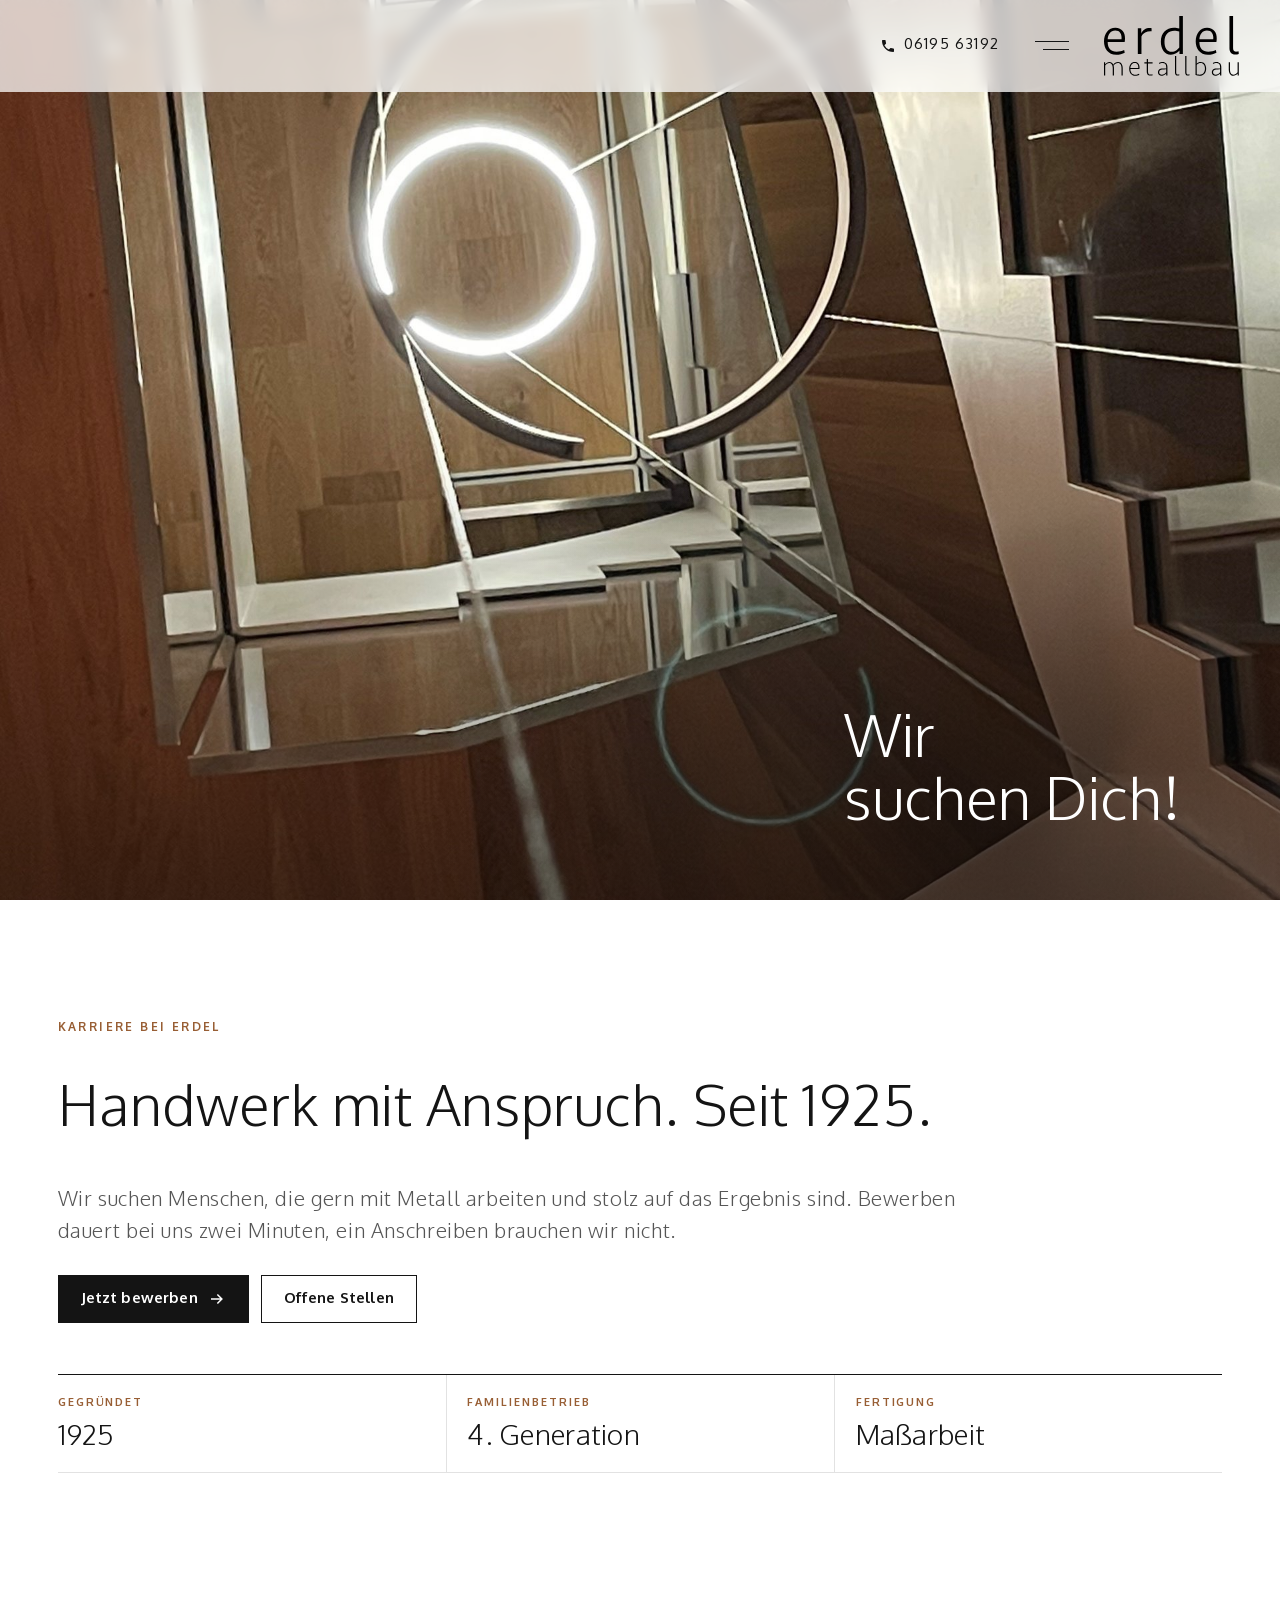
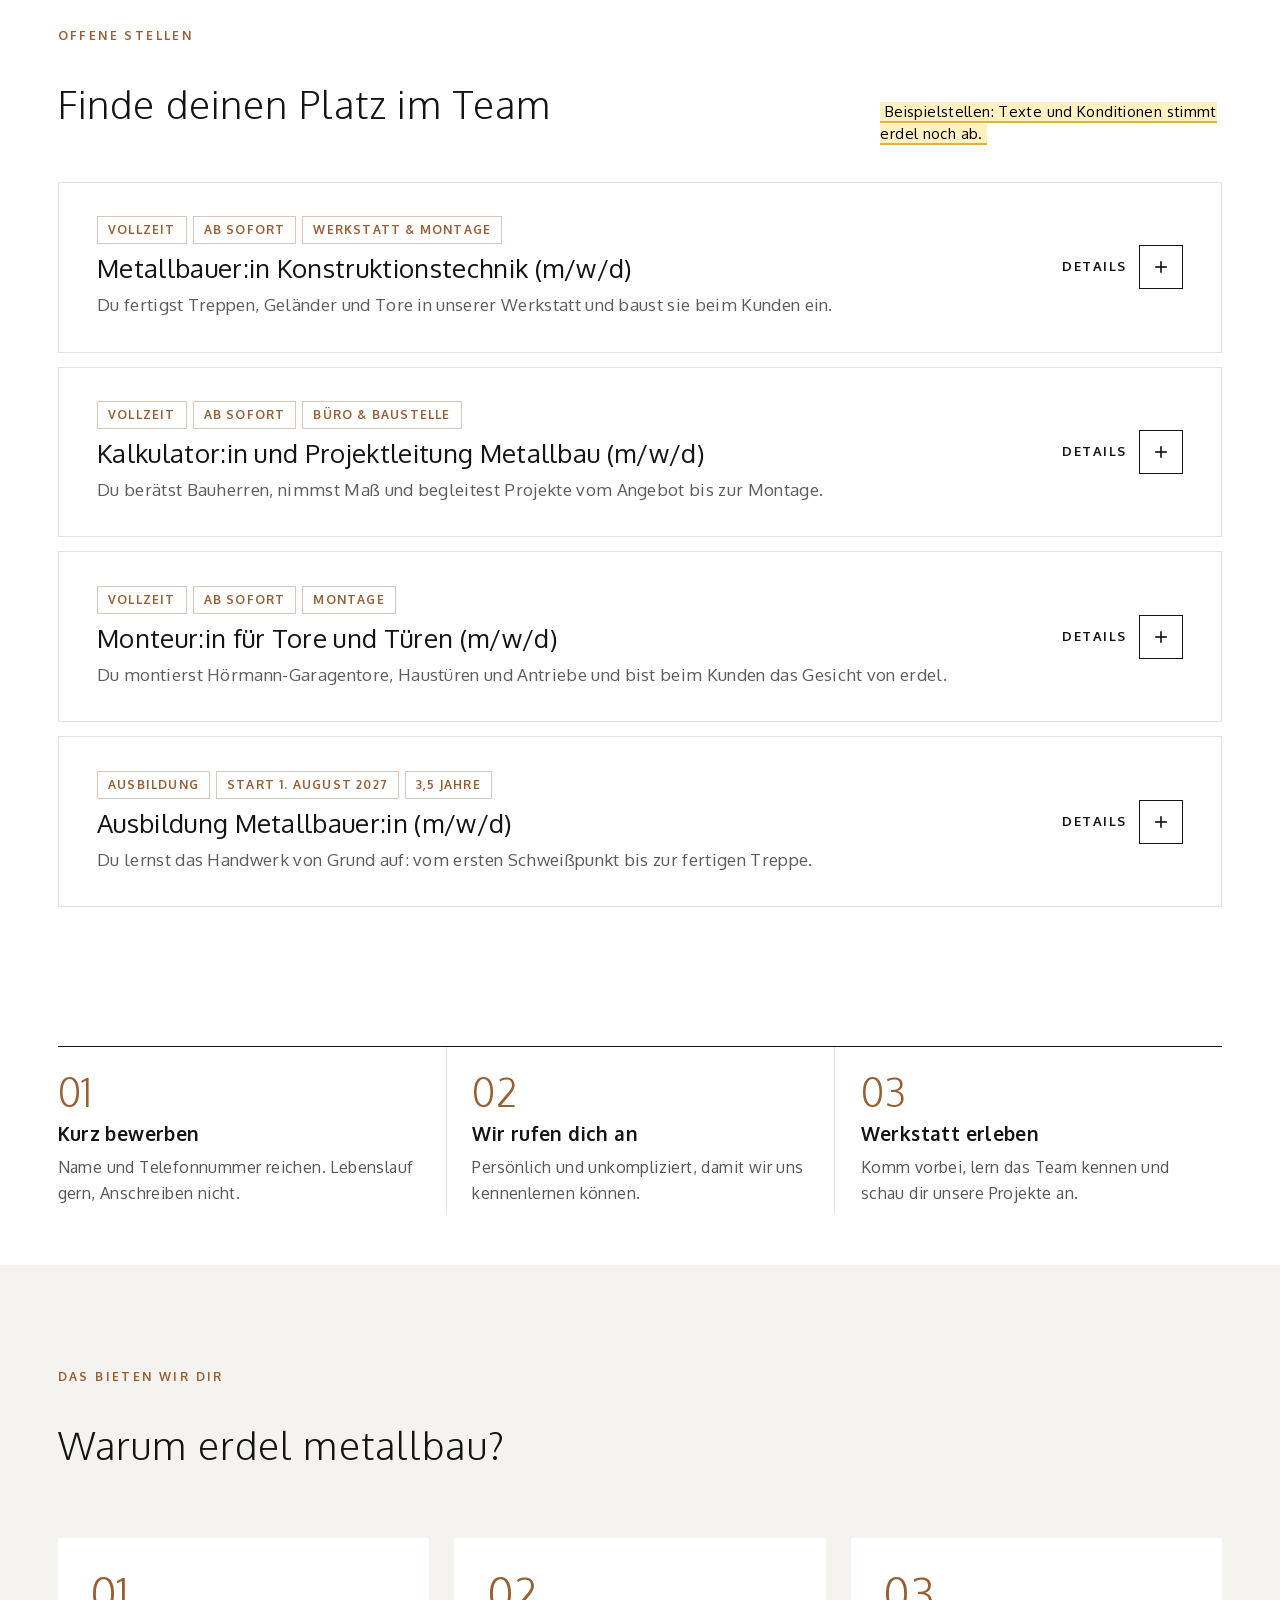
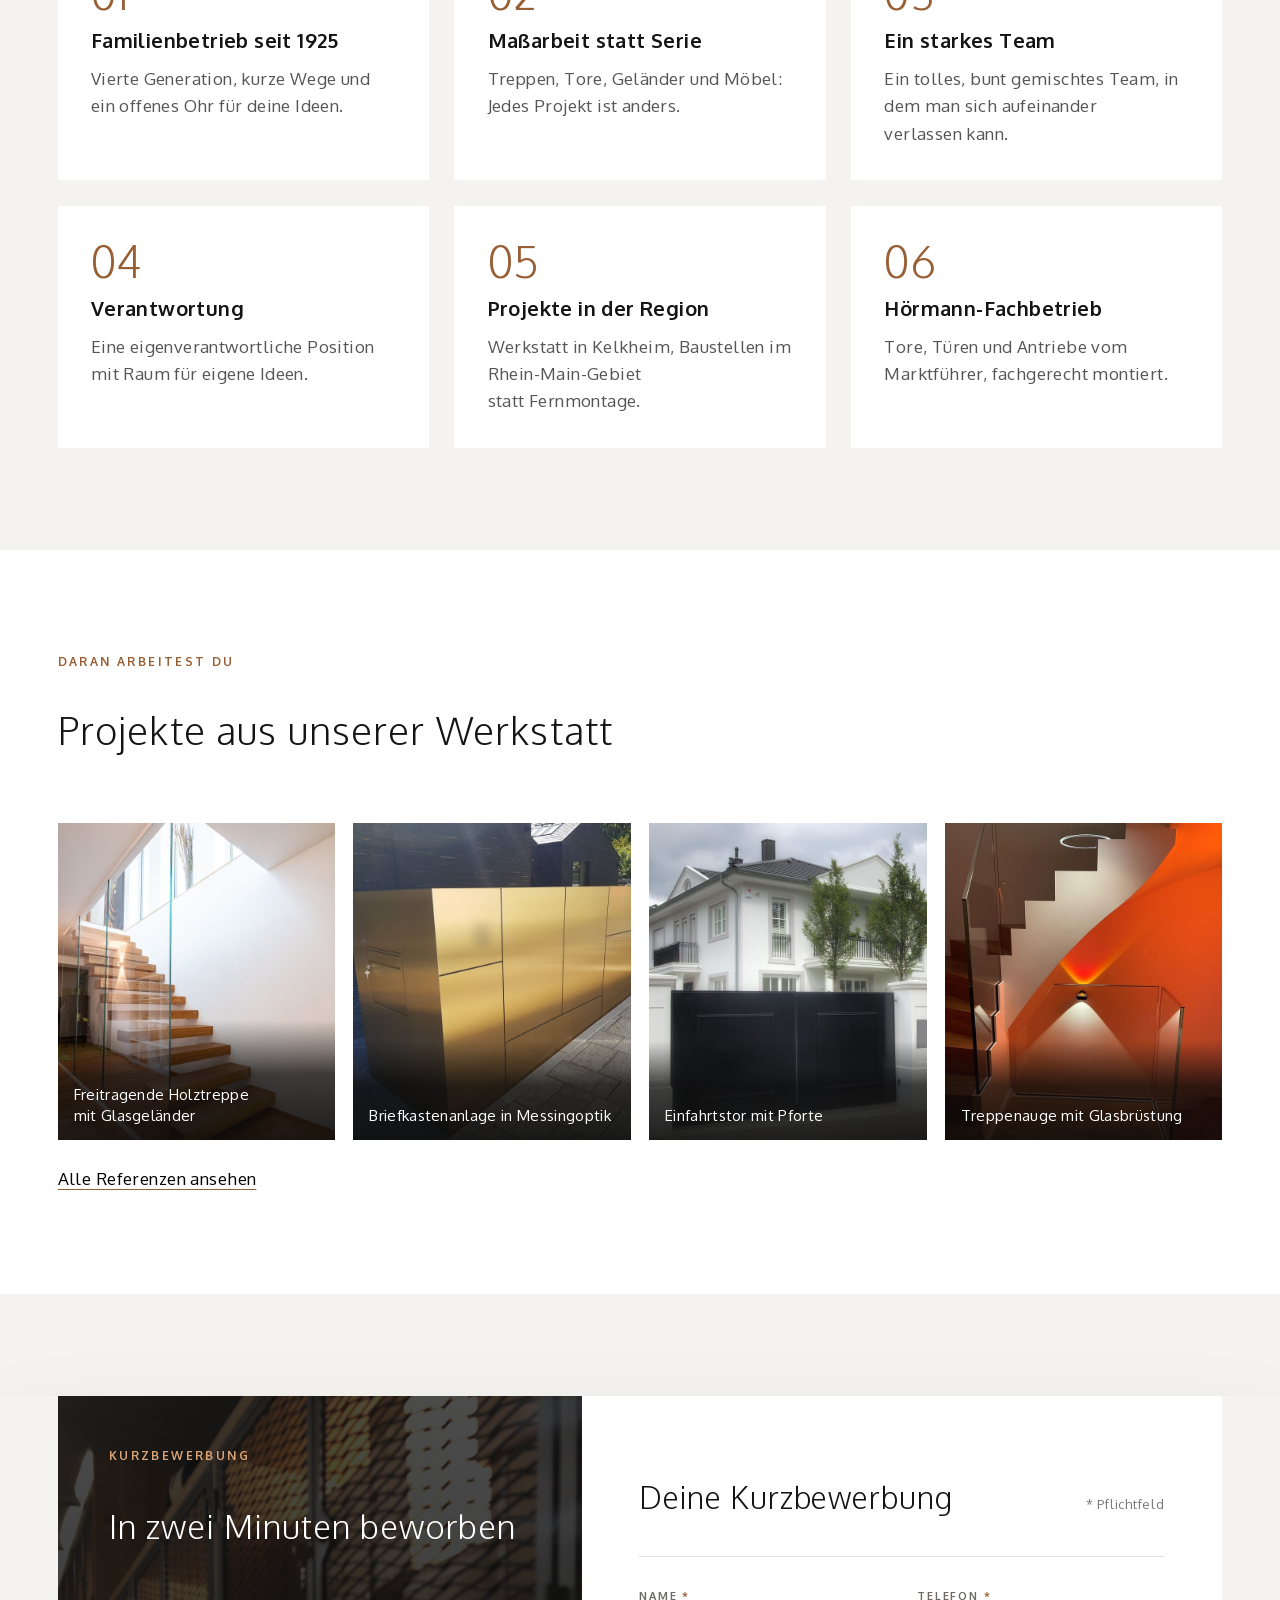
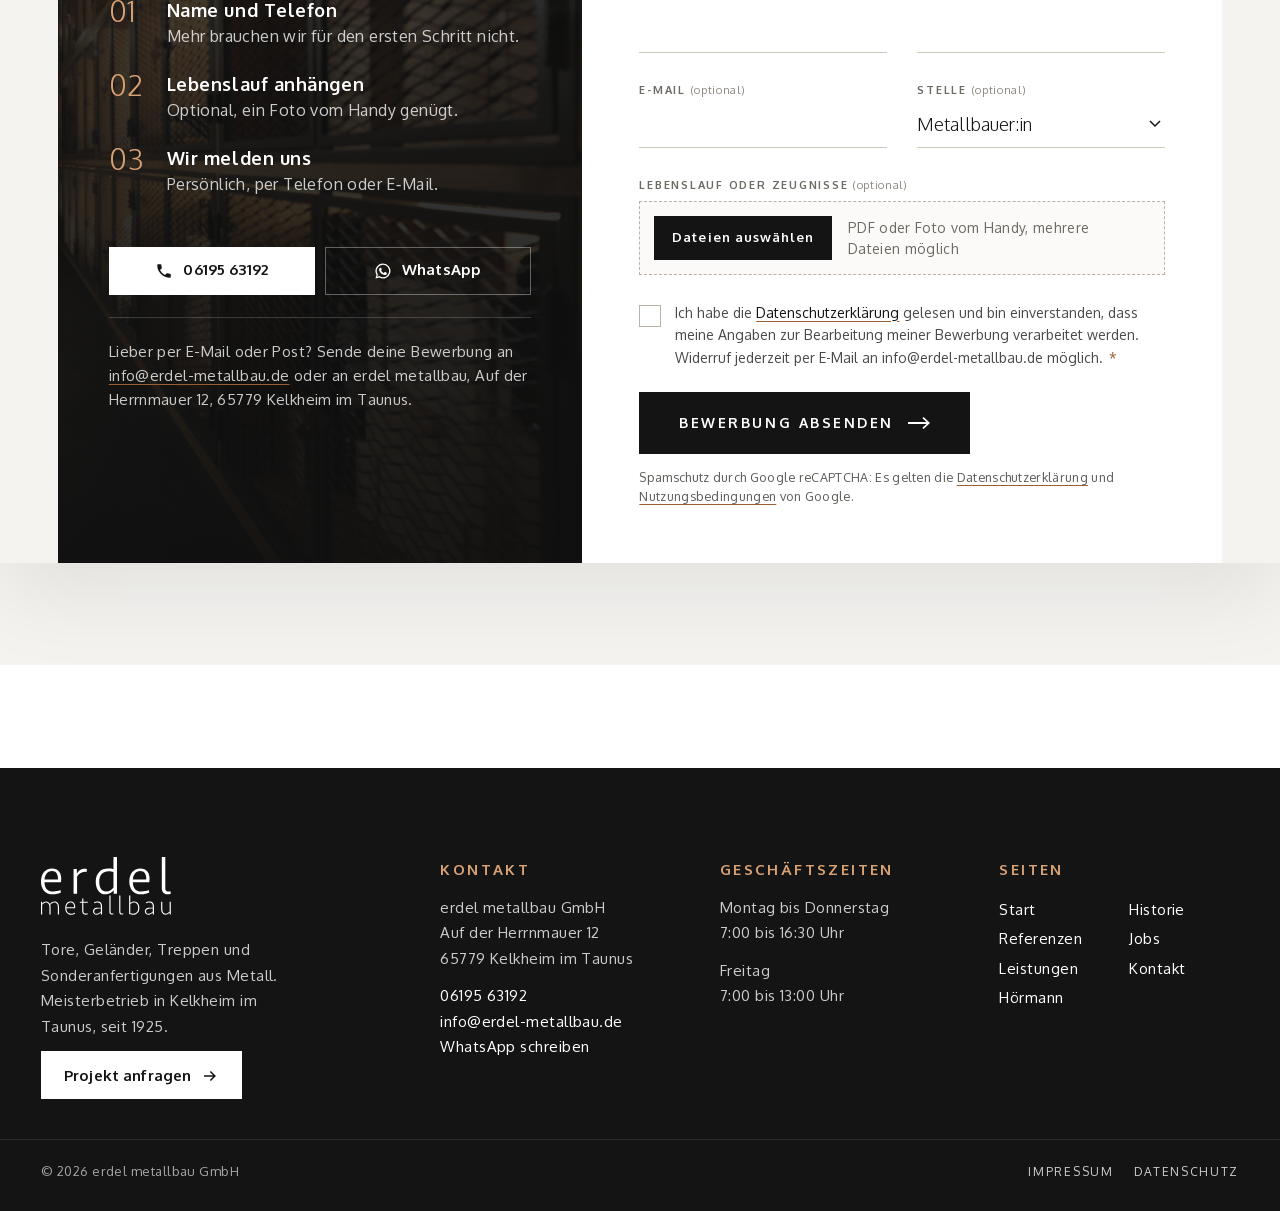
<file: jobs/index.html>
<!doctype html>
<html lang="de">
<head>
    <meta charset="UTF-8">
    <meta name="viewport" content="width=device-width, initial-scale=1">
    <!-- Tile -->
    <!-- Favicon -->
    <link href="../favicon.ico" rel="icon" />
        <title>Jobs &#8211; Erdel Metallbau</title>
<meta name='robots' content='noindex, nofollow' />
<style id="wp-img-auto-sizes-contain-inline-css">
img:is([sizes=auto i],[sizes^="auto," i]){contain-intrinsic-size:3000px 1500px}
/*# sourceURL=wp-img-auto-sizes-contain-inline-css */
</style>
<style id="wp-emoji-styles-inline-css">

	img.wp-smiley, img.emoji {
		display: inline !important;
		border: none !important;
		box-shadow: none !important;
		height: 1em !important;
		width: 1em !important;
		margin: 0 0.07em !important;
		vertical-align: -0.1em !important;
		background: none !important;
		padding: 0 !important;
	}
/*# sourceURL=wp-emoji-styles-inline-css */
</style>
<style id="wp-block-library-inline-css">
:root{--wp-block-synced-color:#7a00df;--wp-block-synced-color--rgb:122,0,223;--wp-bound-block-color:var(--wp-block-synced-color);--wp-editor-canvas-background:#ddd;--wp-admin-theme-color:#007cba;--wp-admin-theme-color--rgb:0,124,186;--wp-admin-theme-color-darker-10:#006ba1;--wp-admin-theme-color-darker-10--rgb:0,107,160.5;--wp-admin-theme-color-darker-20:#005a87;--wp-admin-theme-color-darker-20--rgb:0,90,135;--wp-admin-border-width-focus:2px}@media (min-resolution:192dpi){:root{--wp-admin-border-width-focus:1.5px}}.wp-element-button{cursor:pointer}:root .has-very-light-gray-background-color{background-color:#eee}:root .has-very-dark-gray-background-color{background-color:#313131}:root .has-very-light-gray-color{color:#eee}:root .has-very-dark-gray-color{color:#313131}:root .has-vivid-green-cyan-to-vivid-cyan-blue-gradient-background{background:linear-gradient(135deg,#00d084,#0693e3)}:root .has-purple-crush-gradient-background{background:linear-gradient(135deg,#34e2e4,#4721fb 50%,#ab1dfe)}:root .has-hazy-dawn-gradient-background{background:linear-gradient(135deg,#faaca8,#dad0ec)}:root .has-subdued-olive-gradient-background{background:linear-gradient(135deg,#fafae1,#67a671)}:root .has-atomic-cream-gradient-background{background:linear-gradient(135deg,#fdd79a,#004a59)}:root .has-nightshade-gradient-background{background:linear-gradient(135deg,#330968,#31cdcf)}:root .has-midnight-gradient-background{background:linear-gradient(135deg,#020381,#2874fc)}:root{--wp--preset--font-size--normal:16px;--wp--preset--font-size--huge:42px}.has-regular-font-size{font-size:1em}.has-larger-font-size{font-size:2.625em}.has-normal-font-size{font-size:var(--wp--preset--font-size--normal)}.has-huge-font-size{font-size:var(--wp--preset--font-size--huge)}:root .has-text-align-center{text-align:center}:root .has-text-align-left{text-align:left}:root .has-text-align-right{text-align:right}.has-fit-text{white-space:nowrap!important}#end-resizable-editor-section{display:none}.aligncenter{clear:both}.items-justified-left{justify-content:flex-start}.items-justified-center{justify-content:center}.items-justified-right{justify-content:flex-end}.items-justified-space-between{justify-content:space-between}.screen-reader-text{word-wrap:normal!important;border:0;clip-path:inset(50%);height:1px;margin:-1px;overflow:hidden;padding:0;position:absolute;width:1px;word-break:normal!important}.screen-reader-text:focus{background-color:#ddd;clip-path:none;color:#444;display:block;font-size:1em;height:auto;left:5px;line-height:normal;padding:15px 23px 14px;text-decoration:none;top:5px;width:auto;z-index:100000}html :where(.has-border-color){border-style:solid}html :where([style^=border-color],[style*=";border-color"],[style*="; border-color"]){border-style:solid}html :where([style^=border-top-color],[style*=";border-top-color"],[style*="; border-top-color"]){border-top-style:solid}html :where([style^=border-right-color],[style*=";border-right-color"],[style*="; border-right-color"]){border-right-style:solid}html :where([style^=border-bottom-color],[style*=";border-bottom-color"],[style*="; border-bottom-color"]){border-bottom-style:solid}html :where([style^=border-left-color],[style*=";border-left-color"],[style*="; border-left-color"]){border-left-style:solid}html :where([style^=border-width],[style*=";border-width"],[style*="; border-width"]){border-style:solid}html :where([style^=border-top-width],[style*=";border-top-width"],[style*="; border-top-width"]){border-top-style:solid}html :where([style^=border-right-width],[style*=";border-right-width"],[style*="; border-right-width"]){border-right-style:solid}html :where([style^=border-bottom-width],[style*=";border-bottom-width"],[style*="; border-bottom-width"]){border-bottom-style:solid}html :where([style^=border-left-width],[style*=";border-left-width"],[style*="; border-left-width"]){border-left-style:solid}html :where(img[class*=wp-image-]){height:auto;max-width:100%}:where(figure){margin:0 0 1em}html :where(.is-position-sticky){--wp-admin--admin-bar--position-offset:var(--wp-admin--admin-bar--height,0px)}@media screen and (max-width:600px){html :where(.is-position-sticky){--wp-admin--admin-bar--position-offset:0px}}

/*# sourceURL=/wp-includes/css/dist/block-library/common.min.css */
</style>
<style id="classic-theme-styles-inline-css">
/*! This file is auto-generated */
.wp-block-button__link{color:#fff;background-color:#32373c;border-radius:9999px;box-shadow:none;text-decoration:none;padding:calc(.667em + 2px) calc(1.333em + 2px);font-size:1.125em}.wp-block-file__button{background:#32373c;color:#fff;text-decoration:none}
/*# sourceURL=/wp-includes/css/classic-themes.min.css */
</style>

<style id="global-styles-inline-css">
:root{--wp--preset--aspect-ratio--square: 1;--wp--preset--aspect-ratio--4-3: 4/3;--wp--preset--aspect-ratio--3-4: 3/4;--wp--preset--aspect-ratio--3-2: 3/2;--wp--preset--aspect-ratio--2-3: 2/3;--wp--preset--aspect-ratio--16-9: 16/9;--wp--preset--aspect-ratio--9-16: 9/16;--wp--preset--color--black: #000000;--wp--preset--color--cyan-bluish-gray: #abb8c3;--wp--preset--color--white: #ffffff;--wp--preset--color--pale-pink: #f78da7;--wp--preset--color--vivid-red: #cf2e2e;--wp--preset--color--luminous-vivid-orange: #ff6900;--wp--preset--color--luminous-vivid-amber: #fcb900;--wp--preset--color--light-green-cyan: #7bdcb5;--wp--preset--color--vivid-green-cyan: #00d084;--wp--preset--color--pale-cyan-blue: #8ed1fc;--wp--preset--color--vivid-cyan-blue: #0693e3;--wp--preset--color--vivid-purple: #9b51e0;--wp--preset--gradient--vivid-cyan-blue-to-vivid-purple: linear-gradient(135deg,rgb(6,147,227) 0%,rgb(155,81,224) 100%);--wp--preset--gradient--light-green-cyan-to-vivid-green-cyan: linear-gradient(135deg,rgb(122,220,180) 0%,rgb(0,208,130) 100%);--wp--preset--gradient--luminous-vivid-amber-to-luminous-vivid-orange: linear-gradient(135deg,rgb(252,185,0) 0%,rgb(255,105,0) 100%);--wp--preset--gradient--luminous-vivid-orange-to-vivid-red: linear-gradient(135deg,rgb(255,105,0) 0%,rgb(207,46,46) 100%);--wp--preset--gradient--very-light-gray-to-cyan-bluish-gray: linear-gradient(135deg,rgb(238,238,238) 0%,rgb(169,184,195) 100%);--wp--preset--gradient--cool-to-warm-spectrum: linear-gradient(135deg,rgb(74,234,220) 0%,rgb(151,120,209) 20%,rgb(207,42,186) 40%,rgb(238,44,130) 60%,rgb(251,105,98) 80%,rgb(254,248,76) 100%);--wp--preset--gradient--blush-light-purple: linear-gradient(135deg,rgb(255,206,236) 0%,rgb(152,150,240) 100%);--wp--preset--gradient--blush-bordeaux: linear-gradient(135deg,rgb(254,205,165) 0%,rgb(254,45,45) 50%,rgb(107,0,62) 100%);--wp--preset--gradient--luminous-dusk: linear-gradient(135deg,rgb(255,203,112) 0%,rgb(199,81,192) 50%,rgb(65,88,208) 100%);--wp--preset--gradient--pale-ocean: linear-gradient(135deg,rgb(255,245,203) 0%,rgb(182,227,212) 50%,rgb(51,167,181) 100%);--wp--preset--gradient--electric-grass: linear-gradient(135deg,rgb(202,248,128) 0%,rgb(113,206,126) 100%);--wp--preset--gradient--midnight: linear-gradient(135deg,rgb(2,3,129) 0%,rgb(40,116,252) 100%);--wp--preset--font-size--small: 13px;--wp--preset--font-size--medium: 20px;--wp--preset--font-size--large: 36px;--wp--preset--font-size--x-large: 42px;--wp--preset--spacing--20: 0.44rem;--wp--preset--spacing--30: 0.67rem;--wp--preset--spacing--40: 1rem;--wp--preset--spacing--50: 1.5rem;--wp--preset--spacing--60: 2.25rem;--wp--preset--spacing--70: 3.38rem;--wp--preset--spacing--80: 5.06rem;--wp--preset--shadow--natural: 6px 6px 9px rgba(0, 0, 0, 0.2);--wp--preset--shadow--deep: 12px 12px 50px rgba(0, 0, 0, 0.4);--wp--preset--shadow--sharp: 6px 6px 0px rgba(0, 0, 0, 0.2);--wp--preset--shadow--outlined: 6px 6px 0px -3px rgb(255, 255, 255), 6px 6px rgb(0, 0, 0);--wp--preset--shadow--crisp: 6px 6px 0px rgb(0, 0, 0);}.wp-block-button{--wp--preset--dimension--25: 25%;--wp--preset--dimension--50: 50%;--wp--preset--dimension--75: 75%;--wp--preset--dimension--100: 100%;}:where(body) { margin: 0; }:where(.is-layout-flex){gap: 0.5em;}:where(.is-layout-grid){gap: 0.5em;}body .is-layout-flex{display: flex;}.is-layout-flex{flex-wrap: wrap;align-items: center;}.is-layout-flex > :is(*, div){margin: 0;}body .is-layout-grid{display: grid;}.is-layout-grid > :is(*, div){margin: 0;}body{padding-top: 0px;padding-right: 0px;padding-bottom: 0px;padding-left: 0px;}:root :where(.wp-element-button, .wp-block-button__link){background-color: #32373c;border-width: 0;color: #fff;font-family: inherit;font-size: inherit;font-style: inherit;font-weight: inherit;letter-spacing: inherit;line-height: inherit;padding-top: calc(0.667em + 2px);padding-right: calc(1.333em + 2px);padding-bottom: calc(0.667em + 2px);padding-left: calc(1.333em + 2px);text-decoration: none;text-transform: inherit;}.has-black-color{color: var(--wp--preset--color--black) !important;}.has-cyan-bluish-gray-color{color: var(--wp--preset--color--cyan-bluish-gray) !important;}.has-white-color{color: var(--wp--preset--color--white) !important;}.has-pale-pink-color{color: var(--wp--preset--color--pale-pink) !important;}.has-vivid-red-color{color: var(--wp--preset--color--vivid-red) !important;}.has-luminous-vivid-orange-color{color: var(--wp--preset--color--luminous-vivid-orange) !important;}.has-luminous-vivid-amber-color{color: var(--wp--preset--color--luminous-vivid-amber) !important;}.has-light-green-cyan-color{color: var(--wp--preset--color--light-green-cyan) !important;}.has-vivid-green-cyan-color{color: var(--wp--preset--color--vivid-green-cyan) !important;}.has-pale-cyan-blue-color{color: var(--wp--preset--color--pale-cyan-blue) !important;}.has-vivid-cyan-blue-color{color: var(--wp--preset--color--vivid-cyan-blue) !important;}.has-vivid-purple-color{color: var(--wp--preset--color--vivid-purple) !important;}.has-black-background-color{background-color: var(--wp--preset--color--black) !important;}.has-cyan-bluish-gray-background-color{background-color: var(--wp--preset--color--cyan-bluish-gray) !important;}.has-white-background-color{background-color: var(--wp--preset--color--white) !important;}.has-pale-pink-background-color{background-color: var(--wp--preset--color--pale-pink) !important;}.has-vivid-red-background-color{background-color: var(--wp--preset--color--vivid-red) !important;}.has-luminous-vivid-orange-background-color{background-color: var(--wp--preset--color--luminous-vivid-orange) !important;}.has-luminous-vivid-amber-background-color{background-color: var(--wp--preset--color--luminous-vivid-amber) !important;}.has-light-green-cyan-background-color{background-color: var(--wp--preset--color--light-green-cyan) !important;}.has-vivid-green-cyan-background-color{background-color: var(--wp--preset--color--vivid-green-cyan) !important;}.has-pale-cyan-blue-background-color{background-color: var(--wp--preset--color--pale-cyan-blue) !important;}.has-vivid-cyan-blue-background-color{background-color: var(--wp--preset--color--vivid-cyan-blue) !important;}.has-vivid-purple-background-color{background-color: var(--wp--preset--color--vivid-purple) !important;}.has-black-border-color{border-color: var(--wp--preset--color--black) !important;}.has-cyan-bluish-gray-border-color{border-color: var(--wp--preset--color--cyan-bluish-gray) !important;}.has-white-border-color{border-color: var(--wp--preset--color--white) !important;}.has-pale-pink-border-color{border-color: var(--wp--preset--color--pale-pink) !important;}.has-vivid-red-border-color{border-color: var(--wp--preset--color--vivid-red) !important;}.has-luminous-vivid-orange-border-color{border-color: var(--wp--preset--color--luminous-vivid-orange) !important;}.has-luminous-vivid-amber-border-color{border-color: var(--wp--preset--color--luminous-vivid-amber) !important;}.has-light-green-cyan-border-color{border-color: var(--wp--preset--color--light-green-cyan) !important;}.has-vivid-green-cyan-border-color{border-color: var(--wp--preset--color--vivid-green-cyan) !important;}.has-pale-cyan-blue-border-color{border-color: var(--wp--preset--color--pale-cyan-blue) !important;}.has-vivid-cyan-blue-border-color{border-color: var(--wp--preset--color--vivid-cyan-blue) !important;}.has-vivid-purple-border-color{border-color: var(--wp--preset--color--vivid-purple) !important;}.has-vivid-cyan-blue-to-vivid-purple-gradient-background{background: var(--wp--preset--gradient--vivid-cyan-blue-to-vivid-purple) !important;}.has-light-green-cyan-to-vivid-green-cyan-gradient-background{background: var(--wp--preset--gradient--light-green-cyan-to-vivid-green-cyan) !important;}.has-luminous-vivid-amber-to-luminous-vivid-orange-gradient-background{background: var(--wp--preset--gradient--luminous-vivid-amber-to-luminous-vivid-orange) !important;}.has-luminous-vivid-orange-to-vivid-red-gradient-background{background: var(--wp--preset--gradient--luminous-vivid-orange-to-vivid-red) !important;}.has-very-light-gray-to-cyan-bluish-gray-gradient-background{background: var(--wp--preset--gradient--very-light-gray-to-cyan-bluish-gray) !important;}.has-cool-to-warm-spectrum-gradient-background{background: var(--wp--preset--gradient--cool-to-warm-spectrum) !important;}.has-blush-light-purple-gradient-background{background: var(--wp--preset--gradient--blush-light-purple) !important;}.has-blush-bordeaux-gradient-background{background: var(--wp--preset--gradient--blush-bordeaux) !important;}.has-luminous-dusk-gradient-background{background: var(--wp--preset--gradient--luminous-dusk) !important;}.has-pale-ocean-gradient-background{background: var(--wp--preset--gradient--pale-ocean) !important;}.has-electric-grass-gradient-background{background: var(--wp--preset--gradient--electric-grass) !important;}.has-midnight-gradient-background{background: var(--wp--preset--gradient--midnight) !important;}.has-small-font-size{font-size: var(--wp--preset--font-size--small) !important;}.has-medium-font-size{font-size: var(--wp--preset--font-size--medium) !important;}.has-large-font-size{font-size: var(--wp--preset--font-size--large) !important;}.has-x-large-font-size{font-size: var(--wp--preset--font-size--x-large) !important;}
/*# sourceURL=global-styles-inline-css */
</style>

<link rel='stylesheet' id='wp-style-css' href='../wp-content/themes/erdel/assets/styles/style.min.css' media='all' />
<meta name="generator" content="WordPress 7.1.3" />

<link rel="preload" href="../nxm/fonts/oxygen-300-latin.woff2" as="font" type="font/woff2" crossorigin>
<link rel="preload" href="../nxm/fonts/oxygen-400-latin.woff2" as="font" type="font/woff2" crossorigin>
<link rel="preload" href="../nxm/fonts/oxygen-700-latin.woff2" as="font" type="font/woff2" crossorigin>
<link rel="stylesheet" href="../nxm/nxm.css?v=56">
<meta name="theme-color" content="#141414">
</head>
<body class="nxm-hero wp-singular page-template page-template-page-full-width-image page-template-page-full-width-image-php page page-id-217 wp-theme-erdel">
        <div id="page" class="site">
        <!-- nxm:header -->
<a class="nxm-skip" href="#content">Zum Inhalt springen</a>
<header class="nxm-head" id="nxm-head">
  <div class="nxm-head__right">
    <a class="nxm-head__tel" href="tel:+49619563192"><svg viewBox="0 0 24 24" aria-hidden="true"><path d="M6.6 10.8a15.1 15.1 0 0 0 6.6 6.6l2.2-2.2c.3-.3.7-.4 1-.2 1.1.4 2.3.6 3.6.6.6 0 1 .4 1 1V20c0 .6-.4 1-1 1A17 17 0 0 1 3 4c0-.6.4-1 1-1h3.5c.6 0 1 .4 1 1 0 1.3.2 2.5.6 3.6.1.3 0 .7-.2 1l-2.3 2.2z"/></svg><span>06195&nbsp;63192</span></a>
    <button class="nxm-burger" type="button" aria-expanded="false" aria-controls="nxm-menu" aria-label="Menü öffnen">
      <span class="nxm-burger__icon" aria-hidden="true"><i></i><i></i></span>
    </button>
    <a class="nxm-head__logo" href="../" aria-label="erdel metallbau – zur Startseite">
      <img src="../wp-content/themes/erdel/assets/images/logo.svg" alt="erdel metallbau" width="170" height="52">
    </a>
  </div>
</header>
<div class="nxm-menu" id="nxm-menu" role="dialog" aria-modal="true" aria-label="Hauptmenü" aria-hidden="true">
  <div class="nxm-menu__bg" aria-hidden="true"><img src="../nxm/img/tor-villa.jpg" alt="" decoding="async" data-nxm-img="0"><img src="../nxm/img/zaun-lamellen.jpg" alt="" decoding="async" data-nxm-img="1"><img src="../nxm/img/tor-anthrazit.jpg" alt="" decoding="async" data-nxm-img="2"><img src="../nxm/img/eingang-anthrazit.jpg" alt="" decoding="async" data-nxm-img="3"><img src="../nxm/img/balkon-altbau.jpg" alt="" decoding="async" data-nxm-img="4"><img src="../nxm/img/montage-transporter.jpg" alt="" decoding="async" data-nxm-img="5" class=is-active><img src="../nxm/img/haus-terrasse.jpg" alt="" decoding="async" data-nxm-img="6"></div>
  <div class="nxm-menu__inner">
    <nav class="nxm-menu__nav" aria-label="Hauptnavigation"><ul><li style="--i:0"><a href="../" data-nxm-img="0">Start</a></li><li style="--i:1"><a href="../referenzen/" data-nxm-img="1">Referenzen</a></li><li style="--i:2"><a href="../leistungen/" data-nxm-img="2">Leistungen</a></li><li style="--i:3"><a href="../hoermann/" data-nxm-img="3">Hörmann</a></li><li style="--i:4"><a href="../historie/" data-nxm-img="4">Historie</a></li><li style="--i:5"><a href="../jobs/" data-nxm-img="5" aria-current="page">Jobs</a></li><li style="--i:6"><a href="../kontakt/" data-nxm-img="6">Kontakt</a></li></ul></nav>
    <a class="nxm-menu__cta" href="../kontakt/"><span aria-hidden="true">&gt;</span> Kontaktformular</a>
  </div>
  <div class="nxm-menu__foot">
    <p>Auf der Herrnmauer 12, 65779 Kelkheim im Taunus<br>
      <a href="tel:+49619563192">+49 (0)&nbsp;6195-63192</a> · <a href="mailto:info@erdel-metallbau.de">info@erdel-metallbau.de</a> · <a href="https://wa.me/49619563192" target="_blank" rel="noopener">WhatsApp</a></p>
    <p class="nxm-menu__legal"><a href="../impressum/">Impressum</a><a href="../datenschutzerklaerung/">Datenschutz</a></p>
  </div>
  <p class="nxm-menu__claim" aria-hidden="true">geradlinig<br>modern<br>individuell</p>
</div>
<!-- /nxm:header -->
<div id="content" class="site-content">
    <div id="content-main" class="site-main">
        <main id="main" class="main-content">
                        <header class="main-header featured-full-width-img  bg-dark text-light mb-3" style="background-image: url('../nxm/img/hero-treppenauge.jpg')">
                <div class="container h-100 d-flex align-items-end pb-3 ms-auto p-2 bd-highlight">
                        <h1 style="--seg:5.714">Wir suchen&nbsp;Dich!</h1>
                    <!--<h1 class="main-title text-right">Jobs</h1>-->
                  
                 
                </div>
            </header>
        
                                <div class="main-body">
<!-- nxm:seite -->
<section class="x-section x-intro">
  <div class="x-wrap x-split x-split--wide">
    <div>
      <p class="x-eyebrow">Karriere bei erdel</p>
      <h2 class="x-display">Handwerk mit Anspruch. Seit&nbsp;1925.</h2>
      <p class="x-lead">Wir suchen Menschen, die gern mit Metall arbeiten und stolz auf das Ergebnis sind. Bewerben dauert bei uns zwei Minuten, ein Anschreiben brauchen wir&nbsp;nicht.</p>
      <div class="x-cta__actions x-konf-actions">
        <a class="nxm-btn nxm-btn--dark" href="#bewerben">Jetzt bewerben <svg viewBox="0 0 24 24" aria-hidden="true"><path d="M13.2 5.3 19.9 12l-6.7 6.7-1.4-1.4 4.3-4.3H4v-2h12.1l-4.3-4.3z"/></svg></a>
        <a class="nxm-btn nxm-btn--outline" href="#stellen">Offene Stellen</a>
      </div>
    </div>
    <dl class="x-facts">
      <div><dt>Gegründet</dt><dd>1925</dd></div>
      <div><dt>Familienbetrieb</dt><dd>4.&nbsp;Generation</dd></div>
      <div><dt>Fertigung</dt><dd>Maßarbeit</dd></div>
    </dl>
  </div>
</section>

<section class="x-section x-section--tight" id="stellen">
  <div class="x-wrap">
    <div class="x-stellen__head">
      <div>
        <p class="x-eyebrow">Offene Stellen</p>
        <h2 class="x-h2">Finde deinen Platz im&nbsp;Team</h2>
      </div>
      <p class="x-stellen__note"><mark class="nxm-todo">Beispielstellen: Texte und Konditionen stimmt erdel noch&nbsp;ab.</mark></p>
    </div>
    <div class="x-stellen">
      <details class="x-stelle" id="stelle-metallbauer">
        <summary>
          <span class="x-stelle__head">
            <span class="x-stelle__tags"><span>Vollzeit</span><span>ab sofort</span><span>Werkstatt &amp; Montage</span></span>
            <span class="x-stelle__title">Metallbauer:in Konstruktions&shy;technik&nbsp;(m/w/d)</span>
            <span class="x-stelle__teaser">Du fertigst Treppen, Geländer und Tore in unserer Werkstatt und baust sie beim Kunden&nbsp;ein.</span>
          </span>
          <span class="x-stelle__more"><span class="x-stelle__open">Details</span><span class="x-stelle__close">Schließen</span><svg class="x-stelle__icon" viewBox="0 0 24 24" aria-hidden="true"><path d="M11 5h2v14h-2z"/><path class="x-stelle__h" d="M5 11h14v2H5z"/></svg></span>
        </summary>
        <div class="x-stelle__body">
          <div><h3 class="x-h4">Deine Aufgaben</h3><ul class="x-check"><li>Fertigung von Treppen, Geländern, Toren und Zäunen nach&nbsp;Zeichnung</li><li>Schweißen und Bearbeiten von Stahl, Edelstahl und&nbsp;Aluminium</li><li>Montage bei unseren Kunden im Rhein-Main-Gebiet</li><li>Pflege von Werkzeug und&nbsp;Maschinen</li></ul></div>
          <div><h3 class="x-h4">Das bringst du&nbsp;mit</h3><ul class="x-check"><li>Ausbildung als Metallbauer:in oder&nbsp;Schlosser:in</li><li>Erfahrung im Schweißen (MAG/WIG)</li><li>Führerschein Klasse&nbsp;B</li><li>Sorgfalt und Freude an schönen&nbsp;Details</li></ul></div>
          <div class="x-stelle__go">
            <p>Kein Anschreiben nötig. Name und Telefonnummer reichen, wir melden uns&nbsp;persönlich.</p>
            <a class="nxm-btn nxm-btn--dark" href="#bewerben" data-stelle="metallbauer">Auf diese Stelle bewerben <svg viewBox="0 0 24 24" aria-hidden="true"><path d="M13.2 5.3 19.9 12l-6.7 6.7-1.4-1.4 4.3-4.3H4v-2h12.1l-4.3-4.3z"/></svg></a>
          </div>
        </div>
      </details>
      <details class="x-stelle" id="stelle-kalkulator">
        <summary>
          <span class="x-stelle__head">
            <span class="x-stelle__tags"><span>Vollzeit</span><span>ab sofort</span><span>Büro &amp; Baustelle</span></span>
            <span class="x-stelle__title">Kalkulator:in und Projekt&shy;leitung Metallbau&nbsp;(m/w/d)</span>
            <span class="x-stelle__teaser">Du berätst Bauherren, nimmst Maß und begleitest Projekte vom Angebot bis zur&nbsp;Montage.</span>
          </span>
          <span class="x-stelle__more"><span class="x-stelle__open">Details</span><span class="x-stelle__close">Schließen</span><svg class="x-stelle__icon" viewBox="0 0 24 24" aria-hidden="true"><path d="M11 5h2v14h-2z"/><path class="x-stelle__h" d="M5 11h14v2H5z"/></svg></span>
        </summary>
        <div class="x-stelle__body">
          <div><h3 class="x-h4">Deine Aufgaben</h3><ul class="x-check"><li>Technische Beratung unter Berücksichtigung bautechnischer&nbsp;Anforderungen</li><li>Aufmaß vor Ort und Abstimmung mit&nbsp;Architekten</li><li>Kalkulation und Erstellung von&nbsp;Angeboten</li><li>Planung und Begleitung bis zur&nbsp;Abnahme</li></ul></div>
          <div><h3 class="x-h4">Das bringst du&nbsp;mit</h3><ul class="x-check"><li>Meister:in oder Techniker:in im Metallbau, alternativ&nbsp;Berufserfahrung</li><li>Sicherer Umgang mit Zeichnungen, CAD von&nbsp;Vorteil</li><li>Freude am Kontakt mit&nbsp;Kunden</li><li>Strukturierte, selbstständige&nbsp;Arbeitsweise</li></ul></div>
          <div class="x-stelle__go">
            <p>Kein Anschreiben nötig. Name und Telefonnummer reichen, wir melden uns&nbsp;persönlich.</p>
            <a class="nxm-btn nxm-btn--dark" href="#bewerben" data-stelle="kalkulator">Auf diese Stelle bewerben <svg viewBox="0 0 24 24" aria-hidden="true"><path d="M13.2 5.3 19.9 12l-6.7 6.7-1.4-1.4 4.3-4.3H4v-2h12.1l-4.3-4.3z"/></svg></a>
          </div>
        </div>
      </details>
      <details class="x-stelle" id="stelle-monteur">
        <summary>
          <span class="x-stelle__head">
            <span class="x-stelle__tags"><span>Vollzeit</span><span>ab sofort</span><span>Montage</span></span>
            <span class="x-stelle__title">Monteur:in für Tore und Türen&nbsp;(m/w/d)</span>
            <span class="x-stelle__teaser">Du montierst Hörmann-Garagentore, Haustüren und Antriebe und bist beim Kunden das Gesicht von&nbsp;erdel.</span>
          </span>
          <span class="x-stelle__more"><span class="x-stelle__open">Details</span><span class="x-stelle__close">Schließen</span><svg class="x-stelle__icon" viewBox="0 0 24 24" aria-hidden="true"><path d="M11 5h2v14h-2z"/><path class="x-stelle__h" d="M5 11h14v2H5z"/></svg></span>
        </summary>
        <div class="x-stelle__body">
          <div><h3 class="x-h4">Deine Aufgaben</h3><ul class="x-check"><li>Montage von Garagentoren, Haustüren und&nbsp;Antrieben</li><li>Wartung und Reparatur bei unseren&nbsp;Kunden</li><li>Inbetriebnahme und Einweisung vor&nbsp;Ort</li><li>Aufmaß für Folgeaufträge</li></ul></div>
          <div><h3 class="x-h4">Das bringst du&nbsp;mit</h3><ul class="x-check"><li>Handwerkliche Ausbildung, z.&nbsp;B. Metallbau, Tischlerei oder&nbsp;Elektro</li><li>Führerschein Klasse&nbsp;B</li><li>Zuverlässigkeit und freundliches&nbsp;Auftreten</li><li>Lust, Neues zu&nbsp;lernen</li></ul></div>
          <div class="x-stelle__go">
            <p>Kein Anschreiben nötig. Name und Telefonnummer reichen, wir melden uns&nbsp;persönlich.</p>
            <a class="nxm-btn nxm-btn--dark" href="#bewerben" data-stelle="monteur">Auf diese Stelle bewerben <svg viewBox="0 0 24 24" aria-hidden="true"><path d="M13.2 5.3 19.9 12l-6.7 6.7-1.4-1.4 4.3-4.3H4v-2h12.1l-4.3-4.3z"/></svg></a>
          </div>
        </div>
      </details>
      <details class="x-stelle" id="stelle-ausbildung">
        <summary>
          <span class="x-stelle__head">
            <span class="x-stelle__tags"><span>Ausbildung</span><span>Start 1.&nbsp;August 2027</span><span>3,5&nbsp;Jahre</span></span>
            <span class="x-stelle__title">Ausbildung Metallbauer:in&nbsp;(m/w/d)</span>
            <span class="x-stelle__teaser">Du lernst das Handwerk von Grund auf: vom ersten Schweißpunkt bis zur fertigen&nbsp;Treppe.</span>
          </span>
          <span class="x-stelle__more"><span class="x-stelle__open">Details</span><span class="x-stelle__close">Schließen</span><svg class="x-stelle__icon" viewBox="0 0 24 24" aria-hidden="true"><path d="M11 5h2v14h-2z"/><path class="x-stelle__h" d="M5 11h14v2H5z"/></svg></span>
        </summary>
        <div class="x-stelle__body">
          <div><h3 class="x-h4">Deine Aufgaben</h3><ul class="x-check"><li>Schweißen, Biegen, Bohren und&nbsp;Montieren</li><li>Technische Zeichnungen lesen und&nbsp;umsetzen</li><li>Mitarbeit an echten Kundenprojekten</li><li>Mit auf Montage im Team</li></ul></div>
          <div><h3 class="x-h4">Das bringst du&nbsp;mit</h3><ul class="x-check"><li>Haupt- oder Realschulabschluss</li><li>Spaß an Technik und&nbsp;Handwerk</li><li>Teamgeist und&nbsp;Pünktlichkeit</li><li>Gern vorher ein Praktikum bei&nbsp;uns</li></ul></div>
          <div class="x-stelle__go">
            <p>Kein Anschreiben nötig. Name und Telefonnummer reichen, wir melden uns&nbsp;persönlich.</p>
            <a class="nxm-btn nxm-btn--dark" href="#bewerben" data-stelle="ausbildung">Auf diese Stelle bewerben <svg viewBox="0 0 24 24" aria-hidden="true"><path d="M13.2 5.3 19.9 12l-6.7 6.7-1.4-1.4 4.3-4.3H4v-2h12.1l-4.3-4.3z"/></svg></a>
          </div>
        </div>
      </details>
    </div>
  </div>
</section>

<section class="x-section x-section--tight">
  <div class="x-wrap">
    <p class="x-eyebrow">So einfach geht's</p>
    <ol class="x-steps3">
      <li><span class="x-steps3__no">01</span><strong>Kurz bewerben</strong><span>Name und Telefonnummer reichen. Lebenslauf gern, Anschreiben&nbsp;nicht.</span></li>
      <li><span class="x-steps3__no">02</span><strong>Wir rufen dich an</strong><span>Persönlich und unkompliziert, damit wir uns kennenlernen&nbsp;können.</span></li>
      <li><span class="x-steps3__no">03</span><strong>Werkstatt erleben</strong><span>Komm vorbei, lern das Team kennen und schau dir unsere Projekte&nbsp;an.</span></li>
    </ol>
  </div>
</section>

<section class="x-section x-section--stone">
  <div class="x-wrap">
    <p class="x-eyebrow">Das bieten wir dir</p>
    <h2 class="x-h2">Warum erdel&nbsp;metallbau?</h2>
    
    <ul class="x-benefits x-benefits--6">
      <li><span class="x-benefits__no">01</span><strong>Familienbetrieb seit&nbsp;1925</strong><span>Vierte Generation, kurze Wege und ein offenes Ohr für deine&nbsp;Ideen.</span></li>
      <li><span class="x-benefits__no">02</span><strong>Maßarbeit statt&nbsp;Serie</strong><span>Treppen, Tore, Geländer und Möbel: Jedes Projekt ist&nbsp;anders.</span></li>
      <li><span class="x-benefits__no">03</span><strong>Ein starkes&nbsp;Team</strong><span>Ein tolles, bunt gemischtes Team, in dem man sich aufeinander verlassen&nbsp;kann.</span></li>
      <li><span class="x-benefits__no">04</span><strong>Verantwortung</strong><span>Eine eigenverantwortliche Position mit Raum für eigene&nbsp;Ideen.</span></li>
      <li><span class="x-benefits__no">05</span><strong>Projekte in der&nbsp;Region</strong><span>Werkstatt in Kelkheim, Baustellen im Rhein-Main-Gebiet statt&nbsp;Fernmontage.</span></li>
      <li><span class="x-benefits__no">06</span><strong>Hörmann-Fachbetrieb</strong><span>Tore, Türen und Antriebe vom Marktführer, fachgerecht&nbsp;montiert.</span></li>
    </ul>
  </div>
</section>

<section class="x-section">
  <div class="x-wrap">
    <p class="x-eyebrow">Daran arbeitest du</p>
    <h2 class="x-h2">Projekte aus unserer&nbsp;Werkstatt</h2>
    <div class="x-strip"><figure class="x-strip__item"><img src="../nxm/img/galerie/treppe-holz-glas.jpg" alt="Freitragende Holztreppe mit Glasgeländer" loading="lazy"><figcaption>Freitragende Holztreppe mit&nbsp;Glasgeländer</figcaption></figure><figure class="x-strip__item"><img src="../nxm/img/galerie/briefkasten-gold.jpg" alt="Briefkastenanlage in Messingoptik" loading="lazy"><figcaption>Briefkastenanlage in&nbsp;Messingoptik</figcaption></figure><figure class="x-strip__item"><img src="../nxm/img/galerie/tor-villa.jpg" alt="Einfahrtstor mit Pforte" loading="lazy"><figcaption>Einfahrtstor mit&nbsp;Pforte</figcaption></figure><figure class="x-strip__item"><img src="../nxm/img/galerie/treppe-licht.jpg" alt="Treppenauge mit Glasbrüstung" loading="lazy"><figcaption>Treppenauge mit&nbsp;Glasbrüstung</figcaption></figure></div>
    <p class="x-strip__more"><a href="../referenzen/">Alle Referenzen ansehen</a></p>
  </div>
</section>

<section class="x-section x-formsec" id="bewerben">
  <div class="x-wrap x-formgrid">
    <aside class="x-formside">
      <img src="../nxm/img/spinde-gitter.jpg" alt="" loading="lazy">
      <div class="x-formside__body">
        <p class="x-eyebrow x-eyebrow--light">Kurzbewerbung</p>
        <h2>In zwei Minuten&nbsp;beworben</h2>
        <ol class="x-steps">
          <li><strong>Name und Telefon</strong><span>Mehr brauchen wir für den ersten Schritt&nbsp;nicht.</span></li>
          <li><strong>Lebenslauf anhängen</strong><span>Optional, ein Foto vom Handy&nbsp;genügt.</span></li>
          <li><strong>Wir melden uns</strong><span>Persönlich, per Telefon oder&nbsp;E&#8209;Mail.</span></li>
        </ol>
        <div class="x-formside__alt">
          <a class="nxm-btn nxm-btn--light" href="tel:+49619563192"><svg viewBox="0 0 24 24" aria-hidden="true"><path d="M6.6 10.8a15.1 15.1 0 0 0 6.6 6.6l2.2-2.2c.3-.3.7-.4 1-.2 1.1.4 2.3.6 3.6.6.6 0 1 .4 1 1V20c0 .6-.4 1-1 1A17 17 0 0 1 3 4c0-.6.4-1 1-1h3.5c.6 0 1 .4 1 1 0 1.3.2 2.5.6 3.6.1.3 0 .7-.2 1l-2.3 2.2z"/></svg> 06195 63192</a>
          <a class="nxm-btn nxm-btn--ghost" href="https://wa.me/49619563192" target="_blank" rel="noopener"><svg viewBox="0 0 24 24" aria-hidden="true"><path d="M12 2a10 10 0 0 0-8.6 15.1L2 22l5-1.3A10 10 0 1 0 12 2zm0 18.2c-1.5 0-3-.4-4.3-1.2l-.3-.2-3 .8.8-2.9-.2-.3A8.2 8.2 0 1 1 12 20.2zm4.5-6.1c-.2-.1-1.5-.7-1.7-.8-.2-.1-.4-.1-.6.1l-.8 1c-.1.2-.3.2-.5.1a6.7 6.7 0 0 1-3.3-2.9c-.2-.4.2-.4.7-1.3.1-.2 0-.3 0-.4l-.8-1.8c-.2-.5-.4-.4-.6-.4h-.5a1 1 0 0 0-.7.3 3 3 0 0 0-.9 2.2c0 1.3.9 2.5 1 2.7.1.2 1.8 2.8 4.4 3.9 1.6.7 2.3.8 3.1.6.5-.1 1.5-.6 1.7-1.2.2-.6.2-1.1.2-1.2-.1-.1-.3-.2-.5-.3z"/></svg> WhatsApp</a>
        </div>
        <p class="x-formside__hint">Lieber per E-Mail oder Post? Sende deine Bewerbung an <a href="mailto:info@erdel-metallbau.de">info@erdel-metallbau.de</a> oder an erdel metallbau, Auf der Herrnmauer 12, 65779 Kelkheim im&nbsp;Taunus.</p>
      </div>
    </aside>
    <div class="x-formcard">
      <div class="x-formcard__head"><h2>Deine Kurz&shy;bewerbung</h2><p class="x-formcard__req"><span aria-hidden="true">*</span> Pflichtfeld</p></div>
      <form id="nxm-bewerbung" class="forminator-ui forminator-custom-form x-slim" method="post" enctype="multipart/form-data" data-nxm-preview data-nxm-form="bewerbung" data-sitekey="6LcFYwguAAAAAGK_DEib7C3vsCw5pd0PJV_a94Z1" action="/anfrage.php"><div class="forminator-response-message" aria-live="polite" hidden></div><div class="forminator-row"><div id="name-1" class="forminator-col forminator-col-6"><div class="forminator-field"><label for="f-name-1" class="forminator-label">Name <span class="forminator-required">*</span></label><input type="text" name="name-1" id="f-name-1" class="forminator-input" autocomplete="name" required aria-required="true" /></div></div><div id="phone-1" class="forminator-col forminator-col-6"><div class="forminator-field"><label for="f-phone-1" class="forminator-label">Telefon <span class="forminator-required">*</span></label><input type="tel" name="phone-1" id="f-phone-1" class="forminator-input" autocomplete="tel" required aria-required="true" /></div></div></div><div class="forminator-row"><div id="email-1" class="forminator-col forminator-col-6"><div class="forminator-field"><label for="f-email-1" class="forminator-label">E-Mail <span class="x-opt">(optional)</span></label><input type="email" name="email-1" id="f-email-1" class="forminator-input" autocomplete="email" /></div></div><div id="select-1" class="forminator-col forminator-col-6"><div class="forminator-field"><label for="f-select-1" class="forminator-label">Stelle <span class="x-opt">(optional)</span></label><select name="select-1" id="f-select-1" class="forminator-select x-select"><option value="metallbauer">Metallbauer:in</option><option value="kalkulator">Kalkulation und Projektleitung</option><option value="monteur">Monteur:in Tore und Türen</option><option value="ausbildung">Ausbildung Metallbauer:in</option><option value="initiativ">Initiativbewerbung</option><option value="praktikum">Praktikum</option></select></div></div></div><div class="forminator-row"><div id="upload-1" class="forminator-col forminator-col-12 x-full"><div class="forminator-field"><span class="forminator-label" id="l-upload-1">Lebenslauf oder Zeugnisse <span class="x-opt">(optional)</span></span><div class="x-upload"><input type="file" name="upload-1[]" id="f-upload-1" class="x-upload__input" multiple accept=".jpg,.jpeg,.png,.heic,.webp,.pdf" aria-labelledby="l-upload-1"><label for="f-upload-1" class="x-upload__btn">Dateien auswählen</label><span class="x-upload__name" aria-live="polite">PDF oder Foto vom Handy, mehrere Dateien&nbsp;möglich</span></div></div></div></div><div class="forminator-row nxm-consent-row"><div id="nxm-consent" class="forminator-col forminator-col-12 x-full"><div class="forminator-field"><label class="forminator-checkbox nxm-consent"><input type="checkbox" name="datenschutz" value="Ja" required data-nxm-consent><span class="forminator-checkbox-box" aria-hidden="true"></span><span class="forminator-checkbox-label">Ich habe die <a href="../datenschutzerklaerung/" target="_blank" rel="noopener">Datenschutzerklärung</a> gelesen und bin einverstanden, dass meine Angaben zur Bearbeitung meiner Bewerbung verarbeitet werden. Widerruf jederzeit per E-Mail an <span class="nxm-nowrap">info@erdel-metallbau.de</span> möglich.&nbsp;<span class="forminator-required">*</span></span></label><p class="nxm-consent__error" role="alert" hidden>Bitte bestätigen Sie die Datenschutzerklärung, damit wir Ihre Anfrage bearbeiten&nbsp;dürfen.</p></div></div></div><div class="forminator-row forminator-row-last"><div class="forminator-col x-full"><div class="forminator-field"><button class="forminator-button forminator-button-submit">Bewerbung absenden</button><p class="nxm-captcha">Spamschutz durch Google reCAPTCHA: Es gelten die <a href="https://policies.google.com/privacy?hl=de" target="_blank" rel="noopener">Datenschutzerklärung</a> und <a href="https://policies.google.com/terms?hl=de" target="_blank" rel="noopener">Nutzungs&shy;bedingungen</a> von&nbsp;Google.</p></div></div></div><input type="hidden" name="nxm_form" value="bewerbung"><input type="hidden" name="nxm_t" value=""><div class="nxm-hp" aria-hidden="true"><label for="f-website-bewerbung">Website</label><input type="text" id="f-website-bewerbung" name="website" tabindex="-1" autocomplete="off"></div></form>
    </div>
  </div>
</section>
<!-- /nxm:seite -->
</div>
<footer class="main-footer">
                    <!-- SPACER -->
                </footer>
                          
            
        </main>
    </div>
</div>
        <!-- nxm:footer -->
<footer class="nxm-foot">
  <div class="nxm-foot__inner">
    <div class="nxm-foot__brand">
      <img src="../wp-content/themes/erdel/assets/images/logo.svg" alt="erdel metallbau" width="190" height="58" loading="lazy">
      <p>Tore, Geländer, Treppen und Sonderanfertigungen aus Metall. Meisterbetrieb in Kelkheim im Taunus, seit&nbsp;1925.</p>
      <a class="nxm-btn nxm-btn--light" href="../kontakt/">Projekt anfragen <svg viewBox="0 0 24 24" aria-hidden="true"><path d="M13.2 5.3 19.9 12l-6.7 6.7-1.4-1.4 4.3-4.3H4v-2h12.1l-4.3-4.3z"/></svg></a>
    </div>
    <div class="nxm-foot__col">
      <p class="nxm-eyebrow">Kontakt</p>
      <address>erdel metallbau GmbH<br>Auf der Herrnmauer 12<br>65779 Kelkheim im Taunus</address>
      <a href="tel:+49619563192">06195&nbsp;63192</a><br>
      <a href="mailto:info@erdel-metallbau.de">info@erdel-metallbau.de</a><br>
      <a href="https://wa.me/49619563192" target="_blank" rel="noopener">WhatsApp schreiben</a>
    </div>
    <div class="nxm-foot__col">
      <p class="nxm-eyebrow">Geschäftszeiten</p>
      <p>Montag bis Donnerstag<br>7:00 bis 16:30&nbsp;Uhr</p>
      <p>Freitag<br>7:00 bis 13:00&nbsp;Uhr</p>
    </div>
    <div class="nxm-foot__col">
      <p class="nxm-eyebrow">Seiten</p>
      <ul><li><a href="../">Start</a></li><li><a href="../referenzen/">Referenzen</a></li><li><a href="../leistungen/">Leistungen</a></li><li><a href="../hoermann/">Hörmann</a></li><li><a href="../historie/">Historie</a></li><li><a href="../jobs/">Jobs</a></li><li><a href="../kontakt/">Kontakt</a></li></ul>
    </div>
  </div>
  <div class="nxm-foot__bar">
    <span>© 2026 erdel metallbau&nbsp;GmbH</span>
    <span><a href="../impressum/">Impressum</a><a href="../datenschutzerklaerung/">Datenschutz</a></span>
  </div>
</footer>
<!-- /nxm:footer -->
<!-- nxm:actions -->
<nav class="nxm-actions" aria-label="Schnellkontakt">
  <a href="tel:+49619563192"><svg viewBox="0 0 24 24" aria-hidden="true"><path d="M6.6 10.8a15.1 15.1 0 0 0 6.6 6.6l2.2-2.2c.3-.3.7-.4 1-.2 1.1.4 2.3.6 3.6.6.6 0 1 .4 1 1V20c0 .6-.4 1-1 1A17 17 0 0 1 3 4c0-.6.4-1 1-1h3.5c.6 0 1 .4 1 1 0 1.3.2 2.5.6 3.6.1.3 0 .7-.2 1l-2.3 2.2z"/></svg><span>Anrufen</span></a>
  <a href="https://wa.me/49619563192" target="_blank" rel="noopener"><svg viewBox="0 0 24 24" aria-hidden="true"><path d="M12 2a10 10 0 0 0-8.6 15.1L2 22l5-1.3A10 10 0 1 0 12 2zm0 18.2c-1.5 0-3-.4-4.3-1.2l-.3-.2-3 .8.8-2.9-.2-.3A8.2 8.2 0 1 1 12 20.2zm4.5-6.1c-.2-.1-1.5-.7-1.7-.8-.2-.1-.4-.1-.6.1l-.8 1c-.1.2-.3.2-.5.1a6.7 6.7 0 0 1-3.3-2.9c-.2-.4.2-.4.7-1.3.1-.2 0-.3 0-.4l-.8-1.8c-.2-.5-.4-.4-.6-.4h-.5a1 1 0 0 0-.7.3 3 3 0 0 0-.9 2.2c0 1.3.9 2.5 1 2.7.1.2 1.8 2.8 4.4 3.9 1.6.7 2.3.8 3.1.6.5-.1 1.5-.6 1.7-1.2.2-.6.2-1.1.2-1.2-.1-.1-.3-.2-.5-.3z"/></svg><span>WhatsApp</span></a>
  <a href="../kontakt/" class="is-primary"><svg viewBox="0 0 24 24" aria-hidden="true"><path d="M3 5h18c.6 0 1 .4 1 1v12c0 .6-.4 1-1 1H3a1 1 0 0 1-1-1V6c0-.6.4-1 1-1zm9 7.3L4 7.2V17h16V7.2l-8 5.1zM5.2 7l6.8 4.3L18.8 7H5.2z"/></svg><span>Anfrage</span></a>
</nav>
<!-- /nxm:actions -->
<!-- nxm:dock -->
<nav class="nxm-dock" aria-label="Direktkontakt">
  <a href="tel:+49619563192"><svg viewBox="0 0 24 24" aria-hidden="true"><path d="M6.6 10.8a15.1 15.1 0 0 0 6.6 6.6l2.2-2.2c.3-.3.7-.4 1-.2 1.1.4 2.3.6 3.6.6.6 0 1 .4 1 1V20c0 .6-.4 1-1 1A17 17 0 0 1 3 4c0-.6.4-1 1-1h3.5c.6 0 1 .4 1 1 0 1.3.2 2.5.6 3.6.1.3 0 .7-.2 1l-2.3 2.2z"/></svg><span>06195&nbsp;63192</span></a>
  <a href="mailto:info@erdel-metallbau.de"><svg viewBox="0 0 24 24" aria-hidden="true"><path d="M3 5h18c.6 0 1 .4 1 1v12c0 .6-.4 1-1 1H3a1 1 0 0 1-1-1V6c0-.6.4-1 1-1zm9 7.3L4 7.2V17h16V7.2l-8 5.1zM5.2 7l6.8 4.3L18.8 7H5.2z"/></svg><span>info@erdel-metallbau.de</span></a>
</nav>
<!-- /nxm:dock -->
        <!--
        <a href="#" class="btn btn-primary shadow top-button position-fixed zi-1020">
            <i class="fa-solid icon-arrow-up2"></i><span class="visually-hidden-focusable">Nach&nbsp;oben</span>
        </a>
                -->
    </div>
    <script type="speculationrules">
{"prefetch":[{"source":"document","where":{"and":[{"href_matches":"/*"},{"not":{"href_matches":["/wp-*.php","/wp-admin/*","/wp-content/uploads/*","/wp-content/*","/wp-content/plugins/*","/wp-content/themes/erdel/*","/*\\?(.+)"]}},{"not":{"selector_matches":"a[rel~=\"nofollow\"]"}},{"not":{"selector_matches":".no-prefetch, .no-prefetch a"}}]},"eagerness":"conservative"}]}
</script>
<!-- nxm:theme-shim --><img class="navbar-brand img-fluid" src="../wp-content/themes/erdel/assets/images/logo.svg" alt="" hidden aria-hidden="true">
<script>/* Altes Theme-Skript erwartet Bootstrap-Offcanvas der früheren Navigation */ if(window.jQuery&&!jQuery.fn.offcanvas){jQuery.fn.offcanvas=function(){return this}}</script>
<script id="wp-scripts-js" src="../wp-content/themes/erdel/assets/scripts/script.min.js"></script>
<script>/* nxm: Offcanvas-Ersatz für die jQuery-Kopie des Themes */(function(j){if(j&&j.fn&&!j.fn.offcanvas){j.fn.offcanvas=function(){return this}}})(window.jQuery);(function(j){if(j&&j.fn&&!j.fn.offcanvas){j.fn.offcanvas=function(){return this}}})(window.$);</script>
<script id="wp-emoji-settings" type="application/json">
{"baseUrl":"https://s.w.org/images/core/emoji/17.0.2/72x72/","ext":".png","svgUrl":"https://s.w.org/images/core/emoji/17.0.2/svg/","svgExt":".svg","source":{"concatemoji":"../wp-includes/js/wp-emoji-release.min.js"}}
</script>
<script src="../nxm/nxm.js?v=16" defer></script>
</body>
</html>
</file>
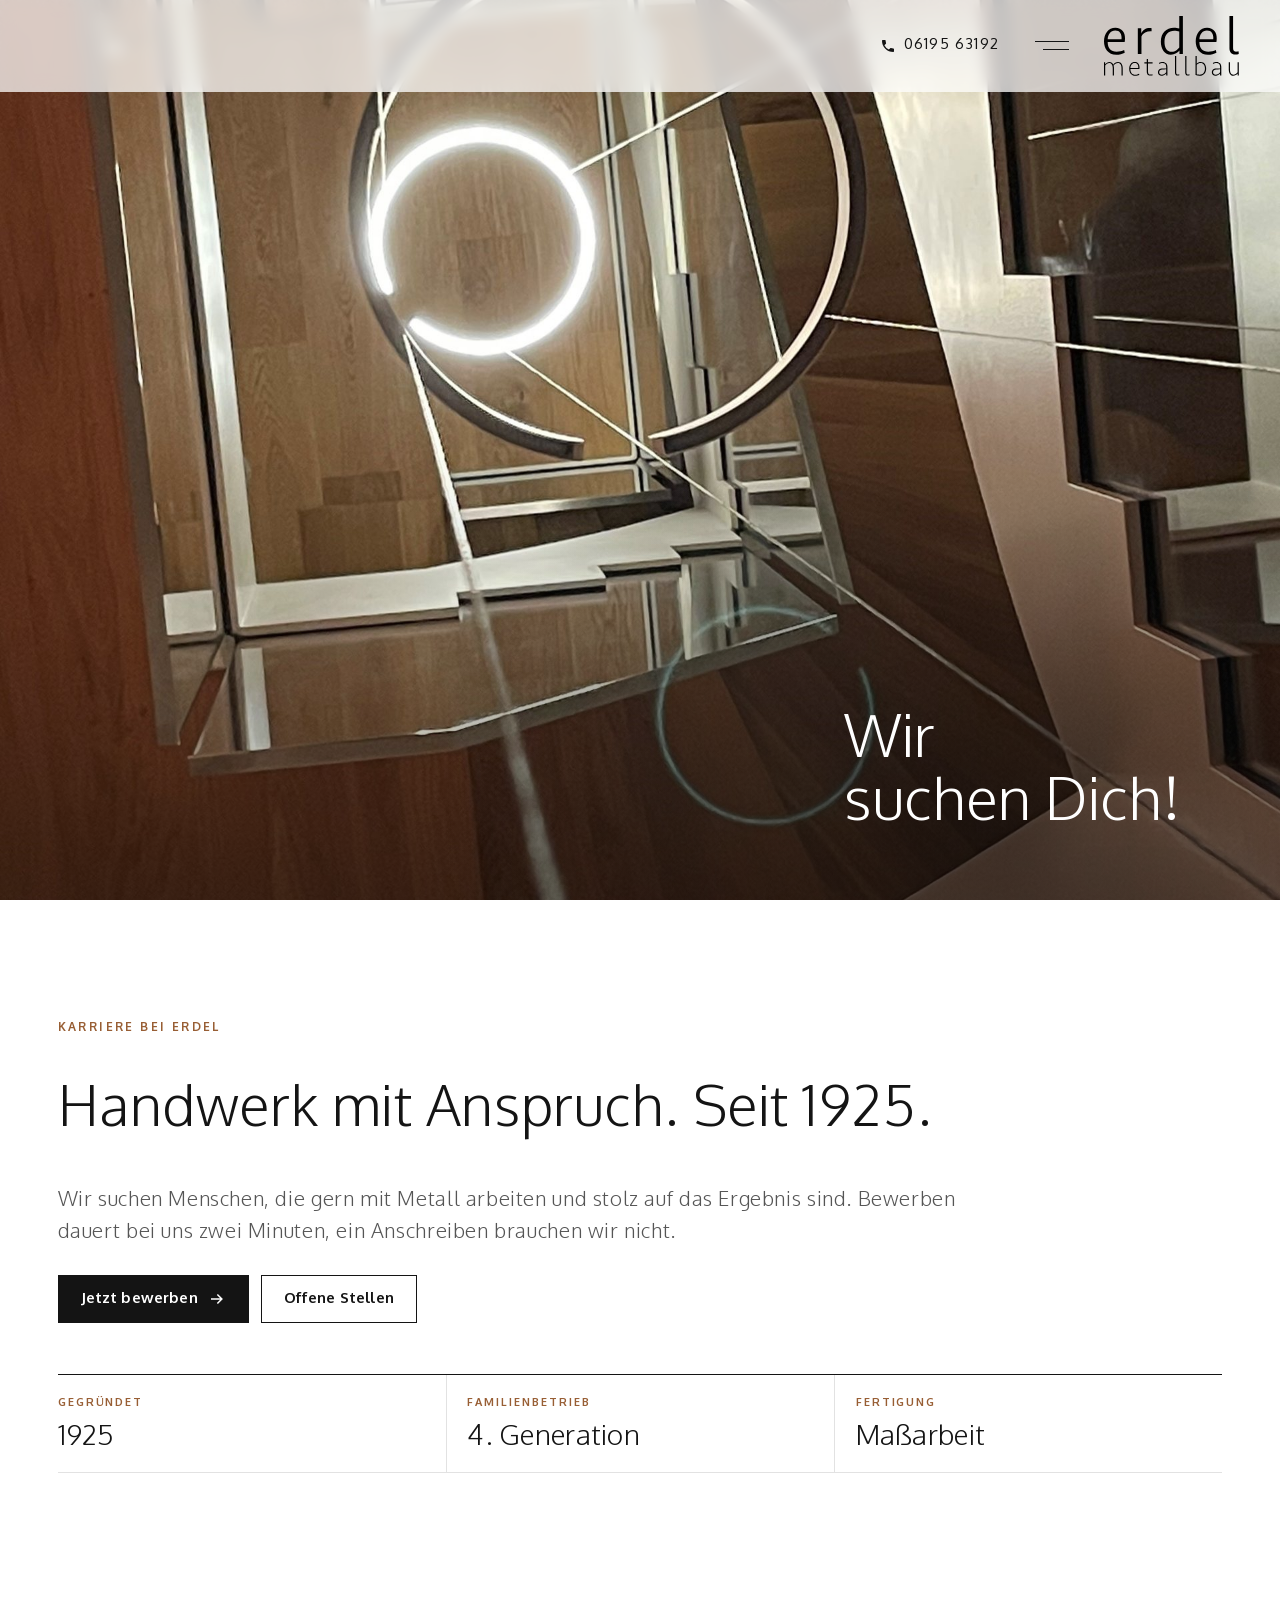
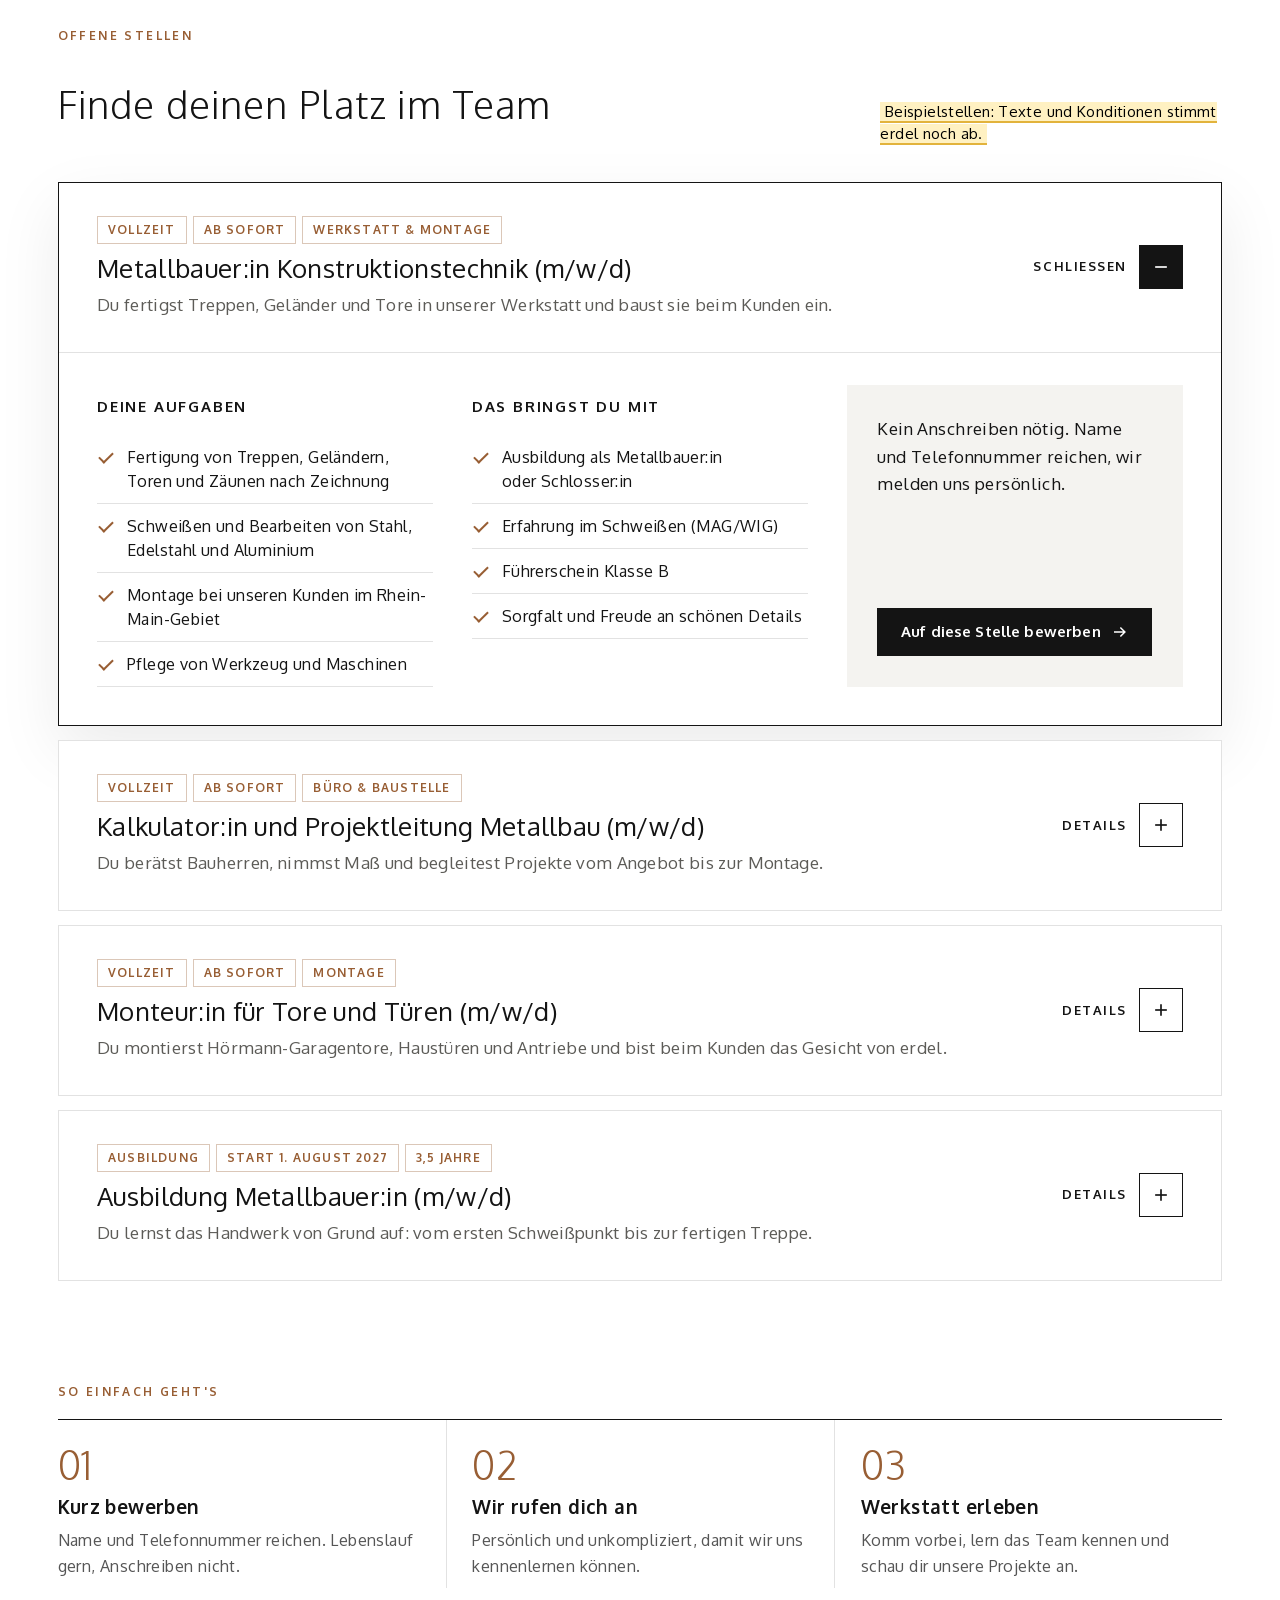
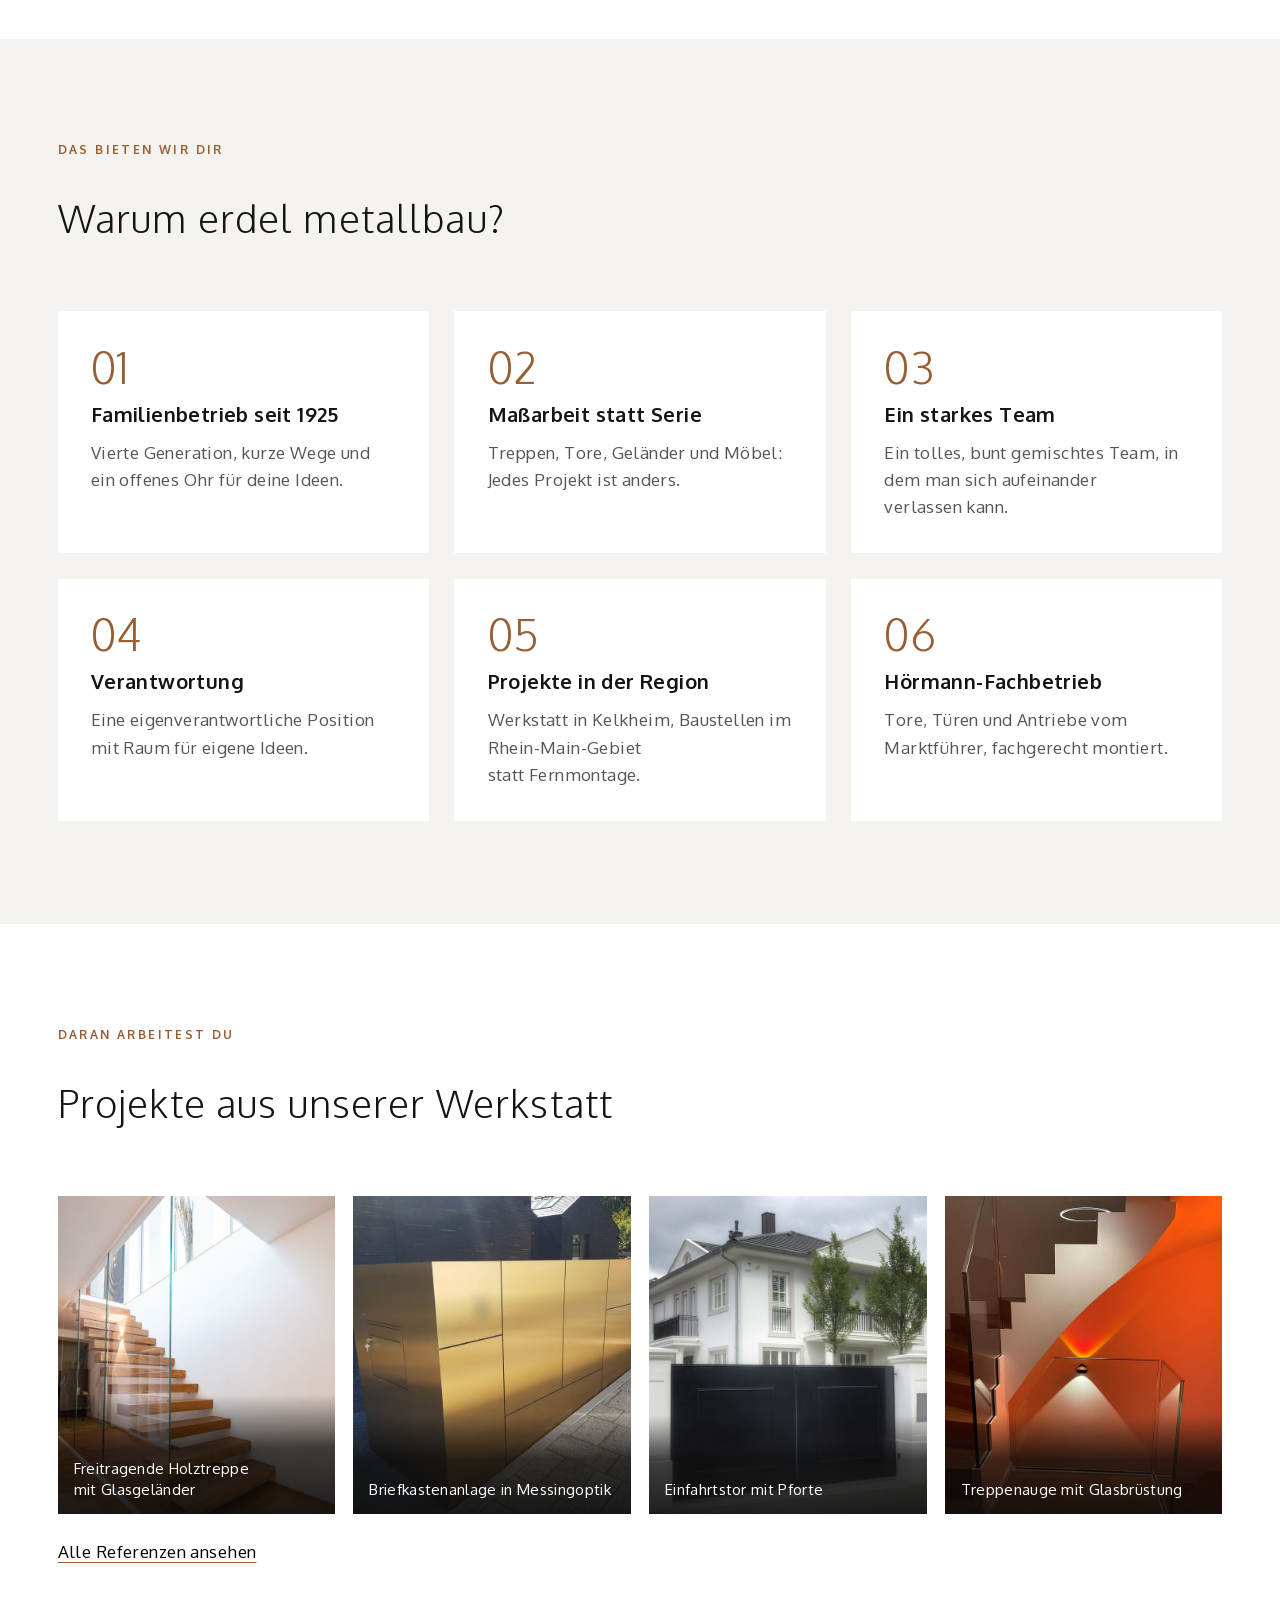
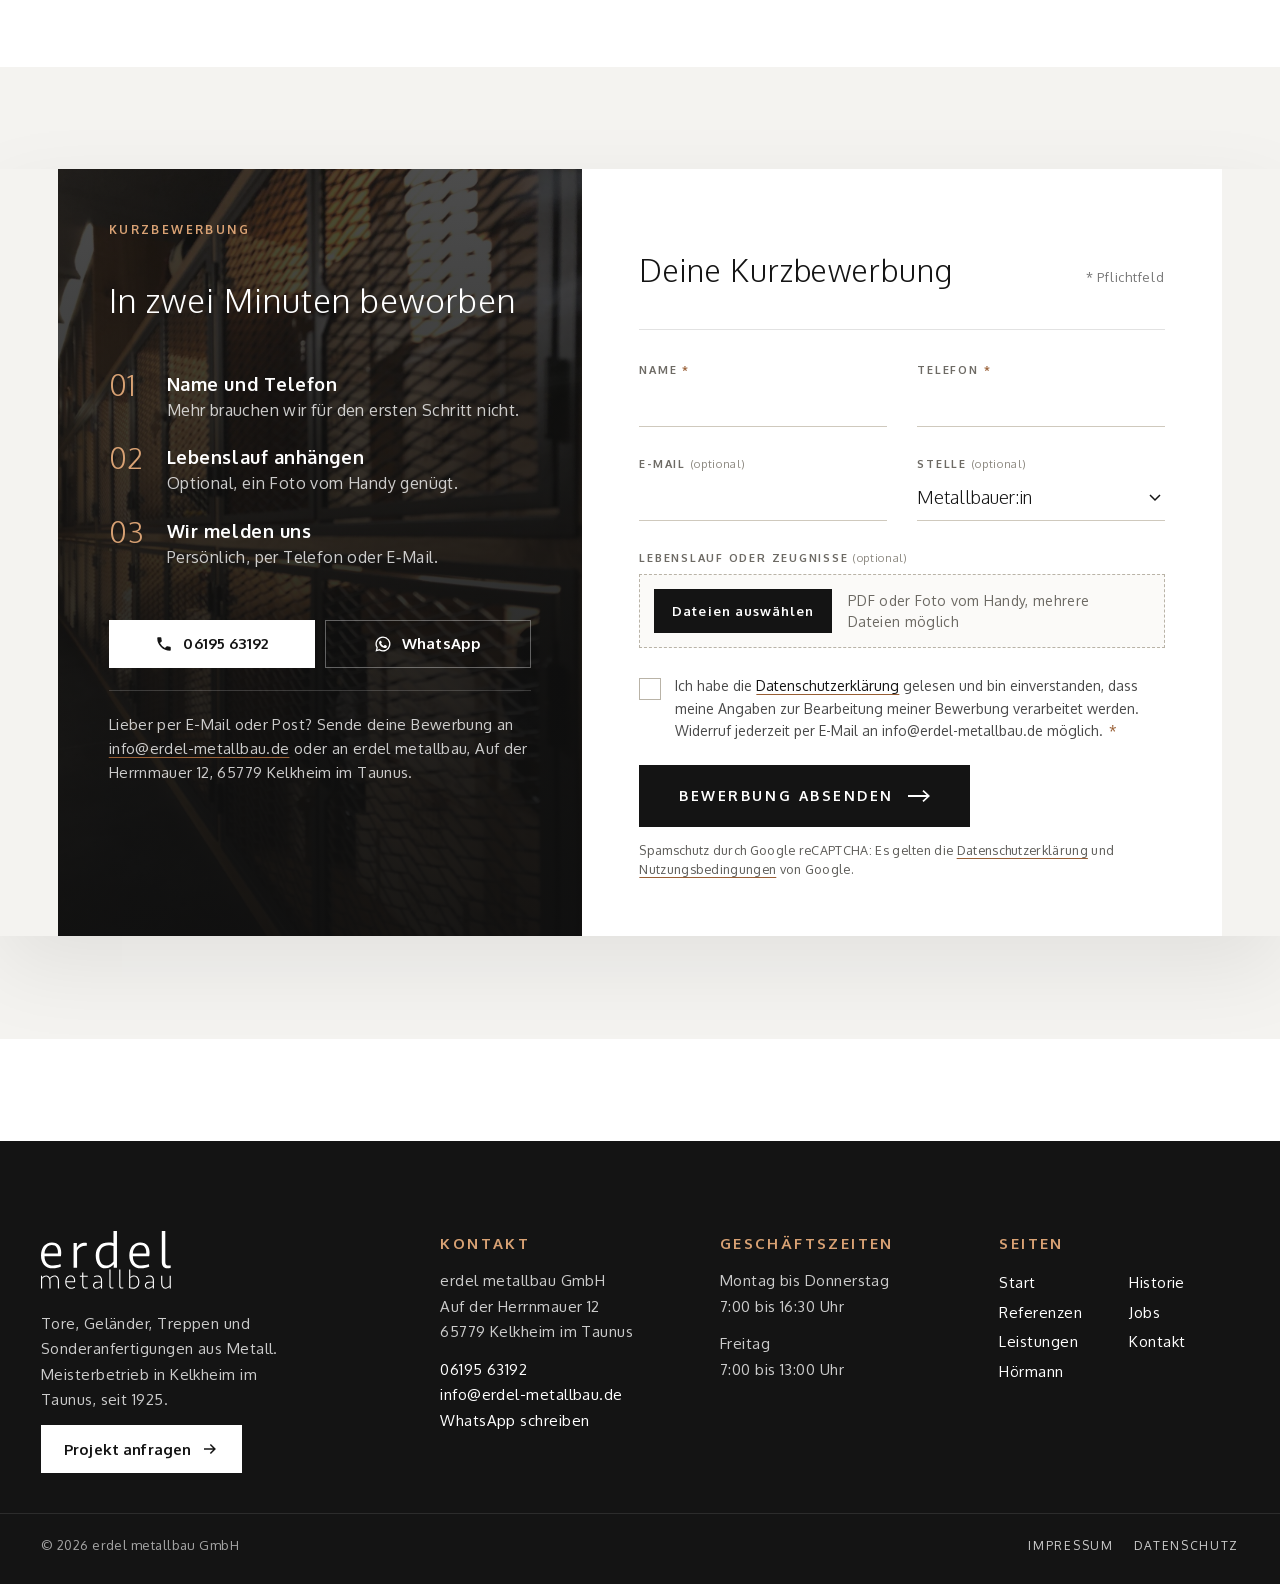
<file: kalkulator-job1/index.html>
<!doctype html>
<html lang="de">
<head>
<meta charset="utf-8">
<meta name="viewport" content="width=device-width, initial-scale=1">
<meta name="robots" content="noindex, follow">
<title>Stelle Metallbauer:in &#8211; Erdel Metallbau</title>
<link rel="canonical" href="../jobs/#stelle-metallbauer">
<meta http-equiv="refresh" content="0; url=../jobs/#stelle-metallbauer">
<script>location.replace('../jobs/#stelle-metallbauer');</script>
</head>
<body style="font-family:Arial,sans-serif;padding:24px">
<p>Weiter zu <a href="../jobs/#stelle-metallbauer">Stelle Metallbauer:in</a>.</p>
</body>
</html>
</file>
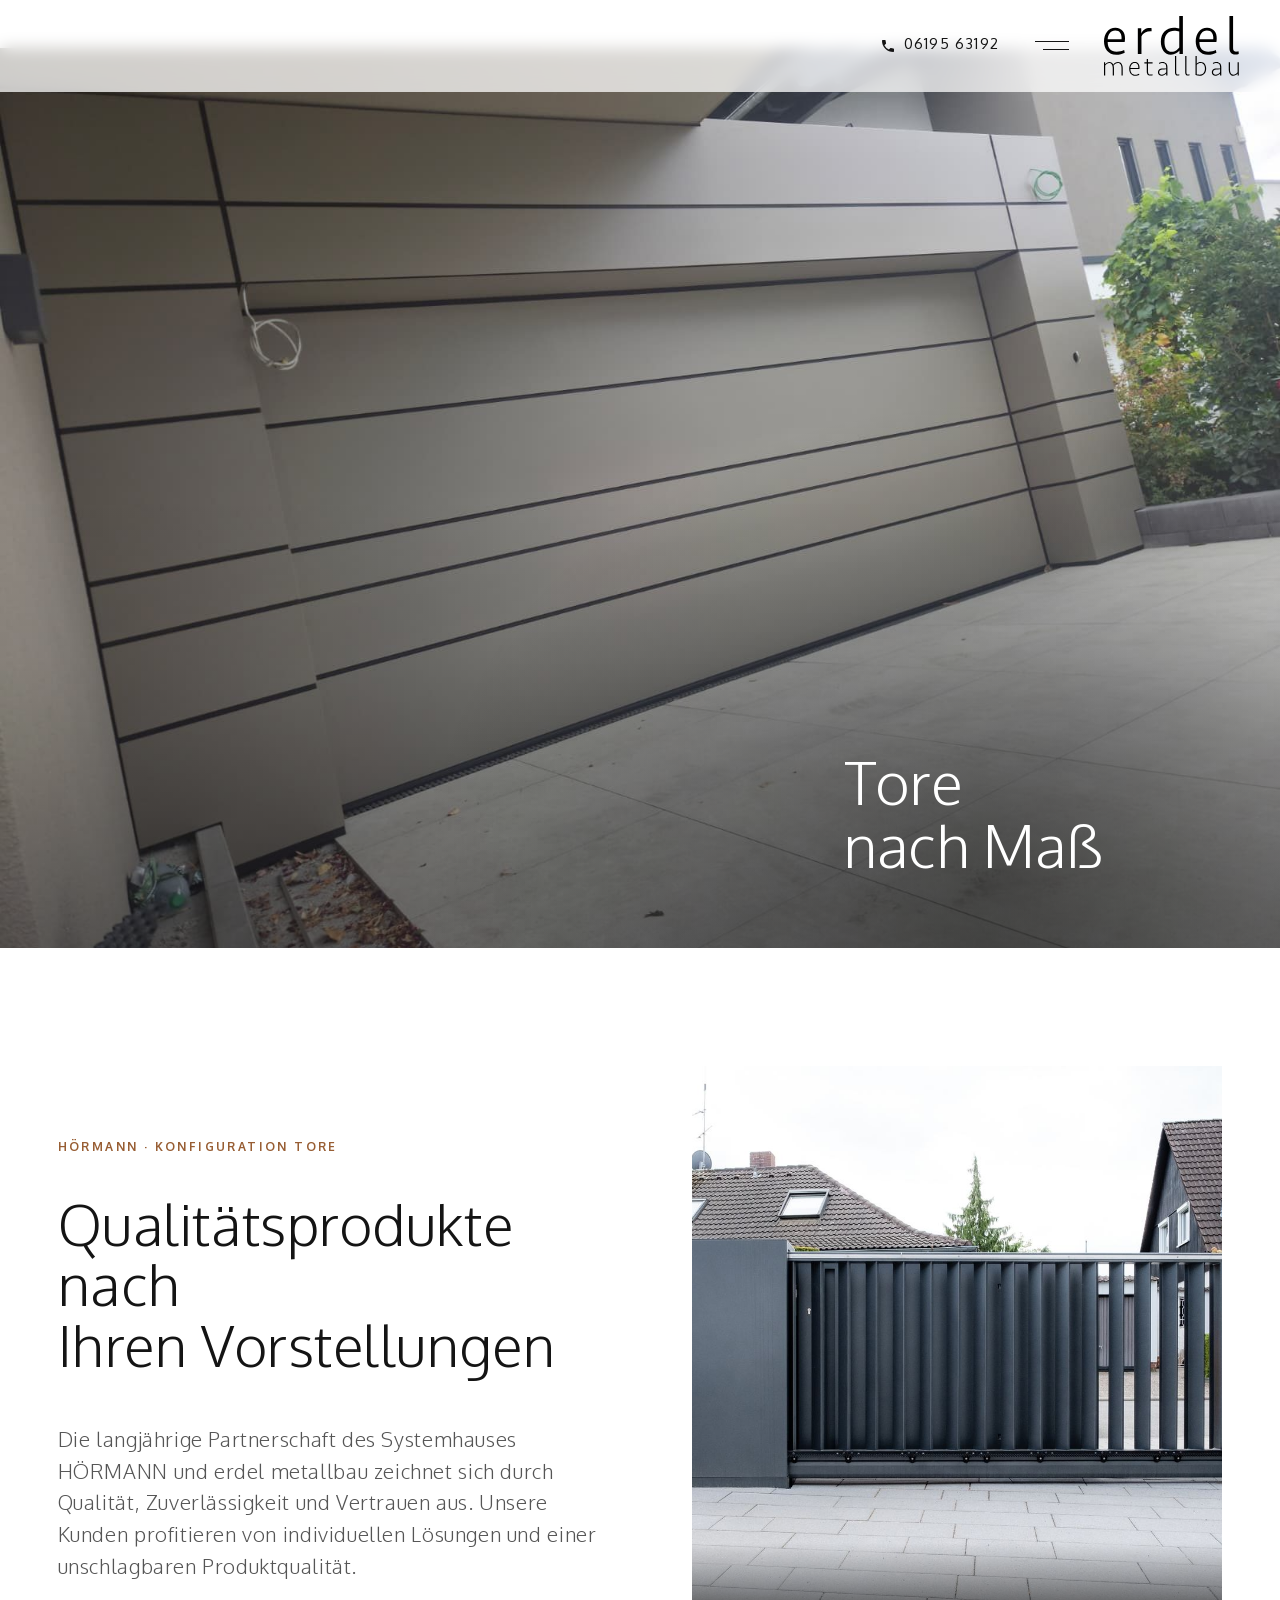
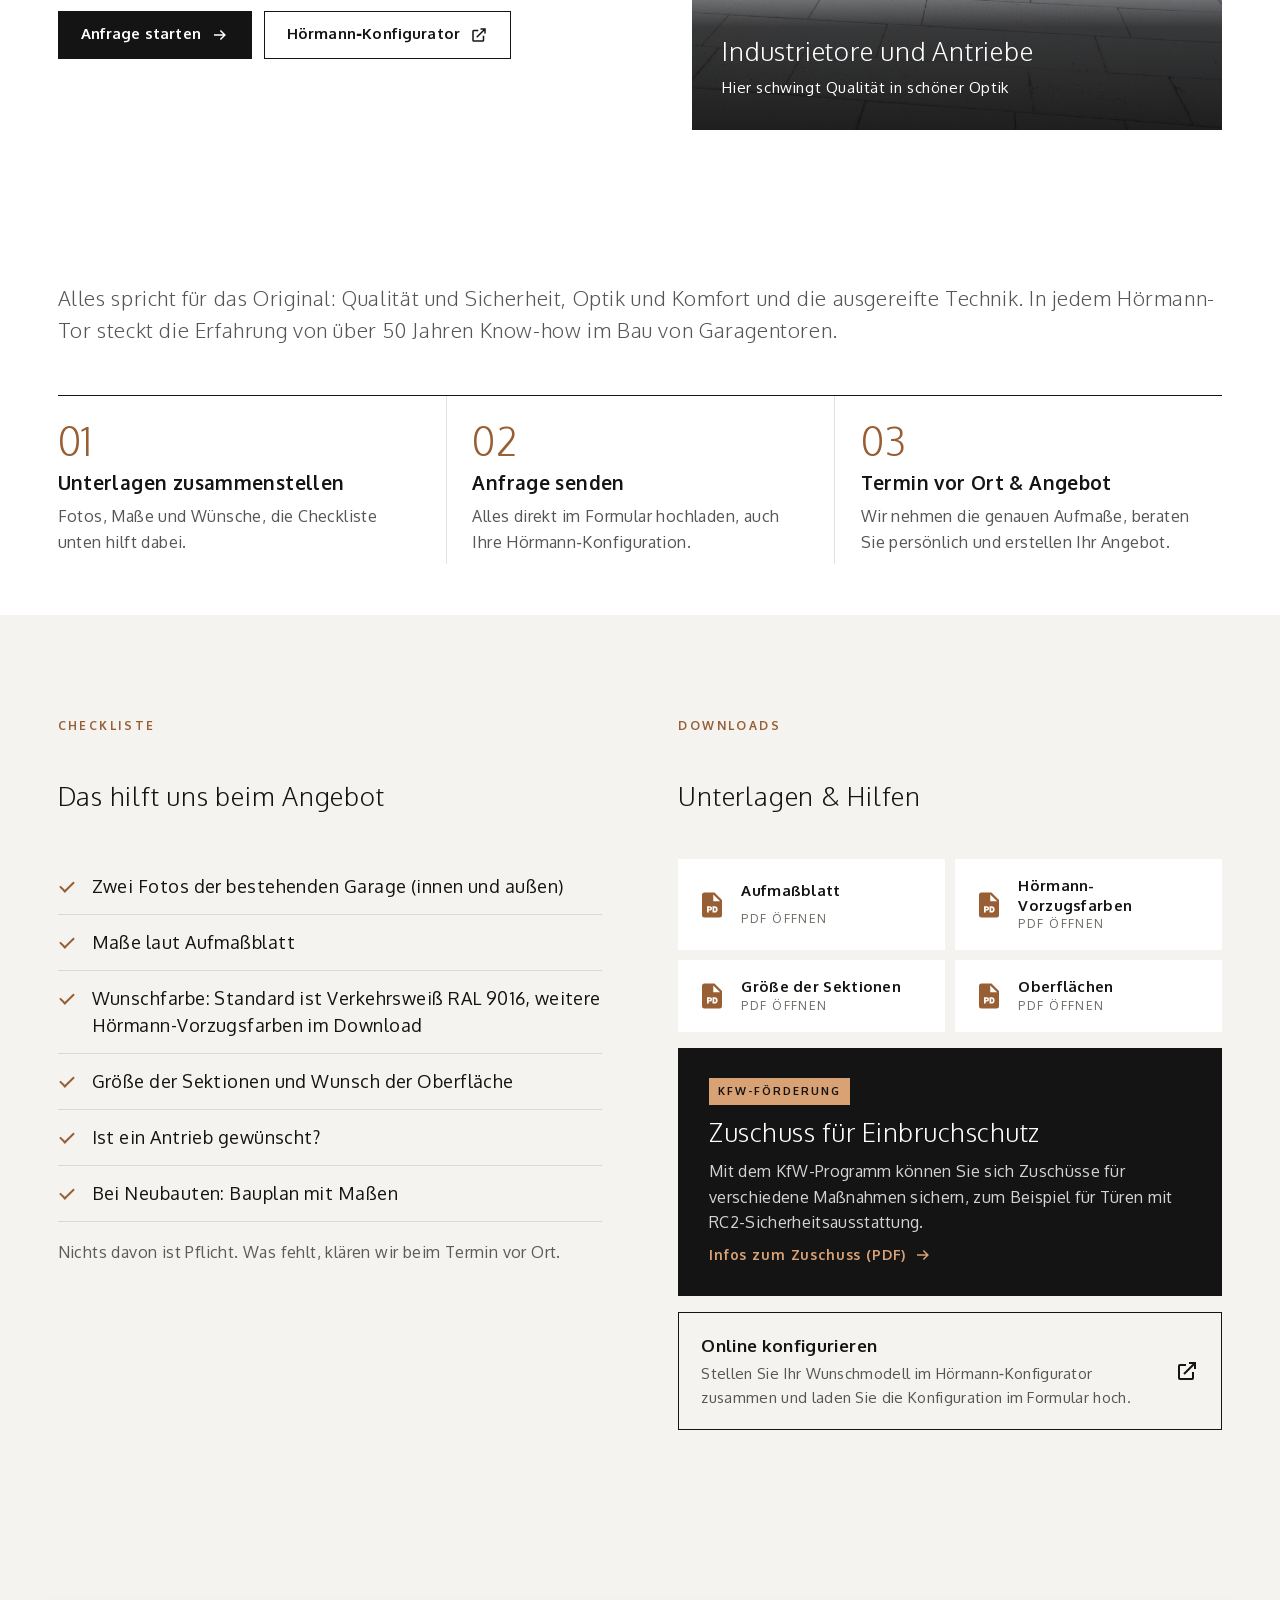
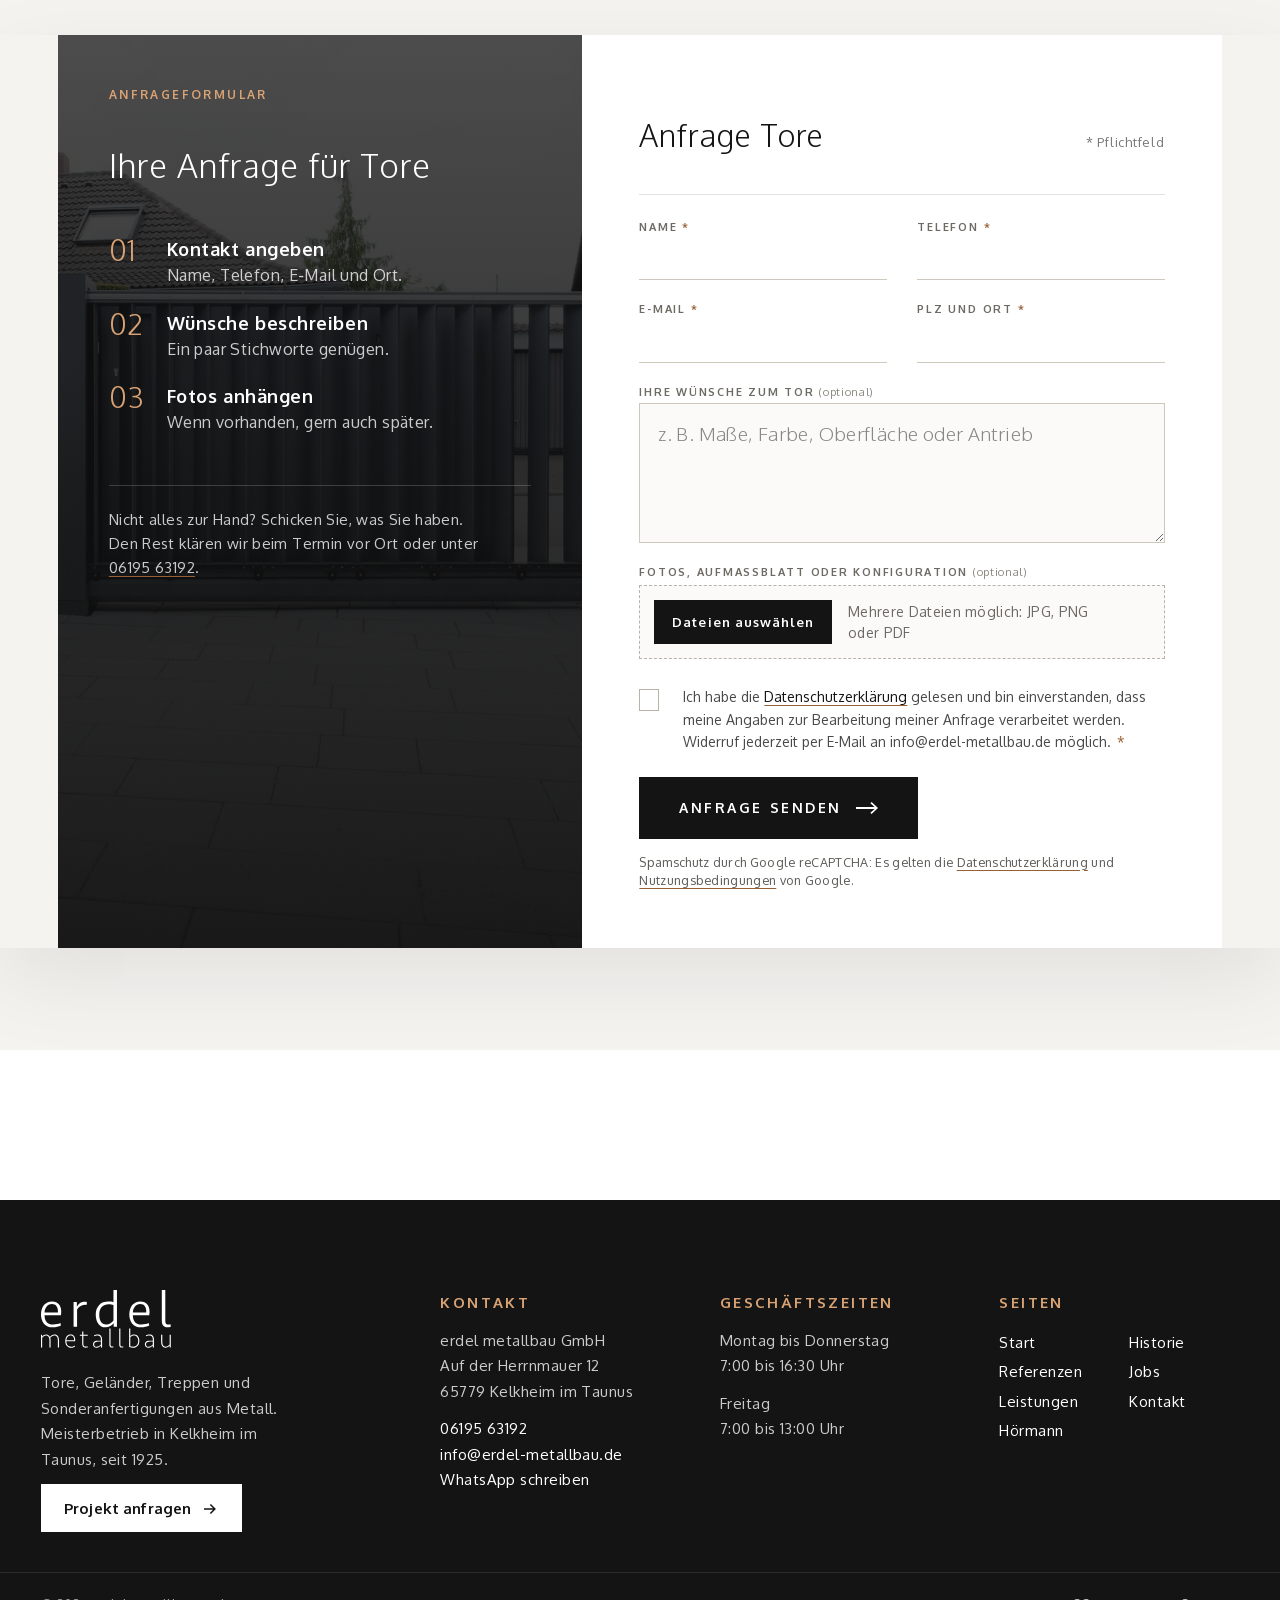
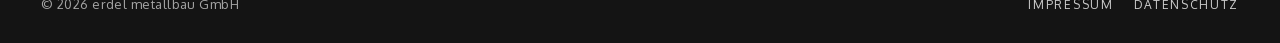
<file: konfiguration-tore/index.html>
<!doctype html>
<html lang="de">
<head>
    <meta charset="UTF-8">
    <meta name="viewport" content="width=device-width, initial-scale=1">
    <!-- Tile -->
    <!-- Favicon -->
    <link href="../favicon.ico" rel="icon" />
        <title>Konfiguration Tore &#8211; Erdel Metallbau</title>
<meta name='robots' content='noindex, nofollow' />
<style id="wp-img-auto-sizes-contain-inline-css">
img:is([sizes=auto i],[sizes^="auto," i]){contain-intrinsic-size:3000px 1500px}
/*# sourceURL=wp-img-auto-sizes-contain-inline-css */
</style>
<style id="wp-emoji-styles-inline-css">

	img.wp-smiley, img.emoji {
		display: inline !important;
		border: none !important;
		box-shadow: none !important;
		height: 1em !important;
		width: 1em !important;
		margin: 0 0.07em !important;
		vertical-align: -0.1em !important;
		background: none !important;
		padding: 0 !important;
	}
/*# sourceURL=wp-emoji-styles-inline-css */
</style>
<style id="wp-block-library-inline-css">
:root{--wp-block-synced-color:#7a00df;--wp-block-synced-color--rgb:122,0,223;--wp-bound-block-color:var(--wp-block-synced-color);--wp-editor-canvas-background:#ddd;--wp-admin-theme-color:#007cba;--wp-admin-theme-color--rgb:0,124,186;--wp-admin-theme-color-darker-10:#006ba1;--wp-admin-theme-color-darker-10--rgb:0,107,160.5;--wp-admin-theme-color-darker-20:#005a87;--wp-admin-theme-color-darker-20--rgb:0,90,135;--wp-admin-border-width-focus:2px}@media (min-resolution:192dpi){:root{--wp-admin-border-width-focus:1.5px}}.wp-element-button{cursor:pointer}:root .has-very-light-gray-background-color{background-color:#eee}:root .has-very-dark-gray-background-color{background-color:#313131}:root .has-very-light-gray-color{color:#eee}:root .has-very-dark-gray-color{color:#313131}:root .has-vivid-green-cyan-to-vivid-cyan-blue-gradient-background{background:linear-gradient(135deg,#00d084,#0693e3)}:root .has-purple-crush-gradient-background{background:linear-gradient(135deg,#34e2e4,#4721fb 50%,#ab1dfe)}:root .has-hazy-dawn-gradient-background{background:linear-gradient(135deg,#faaca8,#dad0ec)}:root .has-subdued-olive-gradient-background{background:linear-gradient(135deg,#fafae1,#67a671)}:root .has-atomic-cream-gradient-background{background:linear-gradient(135deg,#fdd79a,#004a59)}:root .has-nightshade-gradient-background{background:linear-gradient(135deg,#330968,#31cdcf)}:root .has-midnight-gradient-background{background:linear-gradient(135deg,#020381,#2874fc)}:root{--wp--preset--font-size--normal:16px;--wp--preset--font-size--huge:42px}.has-regular-font-size{font-size:1em}.has-larger-font-size{font-size:2.625em}.has-normal-font-size{font-size:var(--wp--preset--font-size--normal)}.has-huge-font-size{font-size:var(--wp--preset--font-size--huge)}:root .has-text-align-center{text-align:center}:root .has-text-align-left{text-align:left}:root .has-text-align-right{text-align:right}.has-fit-text{white-space:nowrap!important}#end-resizable-editor-section{display:none}.aligncenter{clear:both}.items-justified-left{justify-content:flex-start}.items-justified-center{justify-content:center}.items-justified-right{justify-content:flex-end}.items-justified-space-between{justify-content:space-between}.screen-reader-text{word-wrap:normal!important;border:0;clip-path:inset(50%);height:1px;margin:-1px;overflow:hidden;padding:0;position:absolute;width:1px;word-break:normal!important}.screen-reader-text:focus{background-color:#ddd;clip-path:none;color:#444;display:block;font-size:1em;height:auto;left:5px;line-height:normal;padding:15px 23px 14px;text-decoration:none;top:5px;width:auto;z-index:100000}html :where(.has-border-color){border-style:solid}html :where([style^=border-color],[style*=";border-color"],[style*="; border-color"]){border-style:solid}html :where([style^=border-top-color],[style*=";border-top-color"],[style*="; border-top-color"]){border-top-style:solid}html :where([style^=border-right-color],[style*=";border-right-color"],[style*="; border-right-color"]){border-right-style:solid}html :where([style^=border-bottom-color],[style*=";border-bottom-color"],[style*="; border-bottom-color"]){border-bottom-style:solid}html :where([style^=border-left-color],[style*=";border-left-color"],[style*="; border-left-color"]){border-left-style:solid}html :where([style^=border-width],[style*=";border-width"],[style*="; border-width"]){border-style:solid}html :where([style^=border-top-width],[style*=";border-top-width"],[style*="; border-top-width"]){border-top-style:solid}html :where([style^=border-right-width],[style*=";border-right-width"],[style*="; border-right-width"]){border-right-style:solid}html :where([style^=border-bottom-width],[style*=";border-bottom-width"],[style*="; border-bottom-width"]){border-bottom-style:solid}html :where([style^=border-left-width],[style*=";border-left-width"],[style*="; border-left-width"]){border-left-style:solid}html :where(img[class*=wp-image-]){height:auto;max-width:100%}:where(figure){margin:0 0 1em}html :where(.is-position-sticky){--wp-admin--admin-bar--position-offset:var(--wp-admin--admin-bar--height,0px)}@media screen and (max-width:600px){html :where(.is-position-sticky){--wp-admin--admin-bar--position-offset:0px}}

/*# sourceURL=/wp-includes/css/dist/block-library/common.min.css */
</style>
<style id="classic-theme-styles-inline-css">
/*! This file is auto-generated */
.wp-block-button__link{color:#fff;background-color:#32373c;border-radius:9999px;box-shadow:none;text-decoration:none;padding:calc(.667em + 2px) calc(1.333em + 2px);font-size:1.125em}.wp-block-file__button{background:#32373c;color:#fff;text-decoration:none}
/*# sourceURL=/wp-includes/css/classic-themes.min.css */
</style>

<style id="global-styles-inline-css">
:root{--wp--preset--aspect-ratio--square: 1;--wp--preset--aspect-ratio--4-3: 4/3;--wp--preset--aspect-ratio--3-4: 3/4;--wp--preset--aspect-ratio--3-2: 3/2;--wp--preset--aspect-ratio--2-3: 2/3;--wp--preset--aspect-ratio--16-9: 16/9;--wp--preset--aspect-ratio--9-16: 9/16;--wp--preset--color--black: #000000;--wp--preset--color--cyan-bluish-gray: #abb8c3;--wp--preset--color--white: #ffffff;--wp--preset--color--pale-pink: #f78da7;--wp--preset--color--vivid-red: #cf2e2e;--wp--preset--color--luminous-vivid-orange: #ff6900;--wp--preset--color--luminous-vivid-amber: #fcb900;--wp--preset--color--light-green-cyan: #7bdcb5;--wp--preset--color--vivid-green-cyan: #00d084;--wp--preset--color--pale-cyan-blue: #8ed1fc;--wp--preset--color--vivid-cyan-blue: #0693e3;--wp--preset--color--vivid-purple: #9b51e0;--wp--preset--gradient--vivid-cyan-blue-to-vivid-purple: linear-gradient(135deg,rgb(6,147,227) 0%,rgb(155,81,224) 100%);--wp--preset--gradient--light-green-cyan-to-vivid-green-cyan: linear-gradient(135deg,rgb(122,220,180) 0%,rgb(0,208,130) 100%);--wp--preset--gradient--luminous-vivid-amber-to-luminous-vivid-orange: linear-gradient(135deg,rgb(252,185,0) 0%,rgb(255,105,0) 100%);--wp--preset--gradient--luminous-vivid-orange-to-vivid-red: linear-gradient(135deg,rgb(255,105,0) 0%,rgb(207,46,46) 100%);--wp--preset--gradient--very-light-gray-to-cyan-bluish-gray: linear-gradient(135deg,rgb(238,238,238) 0%,rgb(169,184,195) 100%);--wp--preset--gradient--cool-to-warm-spectrum: linear-gradient(135deg,rgb(74,234,220) 0%,rgb(151,120,209) 20%,rgb(207,42,186) 40%,rgb(238,44,130) 60%,rgb(251,105,98) 80%,rgb(254,248,76) 100%);--wp--preset--gradient--blush-light-purple: linear-gradient(135deg,rgb(255,206,236) 0%,rgb(152,150,240) 100%);--wp--preset--gradient--blush-bordeaux: linear-gradient(135deg,rgb(254,205,165) 0%,rgb(254,45,45) 50%,rgb(107,0,62) 100%);--wp--preset--gradient--luminous-dusk: linear-gradient(135deg,rgb(255,203,112) 0%,rgb(199,81,192) 50%,rgb(65,88,208) 100%);--wp--preset--gradient--pale-ocean: linear-gradient(135deg,rgb(255,245,203) 0%,rgb(182,227,212) 50%,rgb(51,167,181) 100%);--wp--preset--gradient--electric-grass: linear-gradient(135deg,rgb(202,248,128) 0%,rgb(113,206,126) 100%);--wp--preset--gradient--midnight: linear-gradient(135deg,rgb(2,3,129) 0%,rgb(40,116,252) 100%);--wp--preset--font-size--small: 13px;--wp--preset--font-size--medium: 20px;--wp--preset--font-size--large: 36px;--wp--preset--font-size--x-large: 42px;--wp--preset--spacing--20: 0.44rem;--wp--preset--spacing--30: 0.67rem;--wp--preset--spacing--40: 1rem;--wp--preset--spacing--50: 1.5rem;--wp--preset--spacing--60: 2.25rem;--wp--preset--spacing--70: 3.38rem;--wp--preset--spacing--80: 5.06rem;--wp--preset--shadow--natural: 6px 6px 9px rgba(0, 0, 0, 0.2);--wp--preset--shadow--deep: 12px 12px 50px rgba(0, 0, 0, 0.4);--wp--preset--shadow--sharp: 6px 6px 0px rgba(0, 0, 0, 0.2);--wp--preset--shadow--outlined: 6px 6px 0px -3px rgb(255, 255, 255), 6px 6px rgb(0, 0, 0);--wp--preset--shadow--crisp: 6px 6px 0px rgb(0, 0, 0);}.wp-block-button{--wp--preset--dimension--25: 25%;--wp--preset--dimension--50: 50%;--wp--preset--dimension--75: 75%;--wp--preset--dimension--100: 100%;}:where(body) { margin: 0; }:where(.is-layout-flex){gap: 0.5em;}:where(.is-layout-grid){gap: 0.5em;}body .is-layout-flex{display: flex;}.is-layout-flex{flex-wrap: wrap;align-items: center;}.is-layout-flex > :is(*, div){margin: 0;}body .is-layout-grid{display: grid;}.is-layout-grid > :is(*, div){margin: 0;}body{padding-top: 0px;padding-right: 0px;padding-bottom: 0px;padding-left: 0px;}:root :where(.wp-element-button, .wp-block-button__link){background-color: #32373c;border-width: 0;color: #fff;font-family: inherit;font-size: inherit;font-style: inherit;font-weight: inherit;letter-spacing: inherit;line-height: inherit;padding-top: calc(0.667em + 2px);padding-right: calc(1.333em + 2px);padding-bottom: calc(0.667em + 2px);padding-left: calc(1.333em + 2px);text-decoration: none;text-transform: inherit;}.has-black-color{color: var(--wp--preset--color--black) !important;}.has-cyan-bluish-gray-color{color: var(--wp--preset--color--cyan-bluish-gray) !important;}.has-white-color{color: var(--wp--preset--color--white) !important;}.has-pale-pink-color{color: var(--wp--preset--color--pale-pink) !important;}.has-vivid-red-color{color: var(--wp--preset--color--vivid-red) !important;}.has-luminous-vivid-orange-color{color: var(--wp--preset--color--luminous-vivid-orange) !important;}.has-luminous-vivid-amber-color{color: var(--wp--preset--color--luminous-vivid-amber) !important;}.has-light-green-cyan-color{color: var(--wp--preset--color--light-green-cyan) !important;}.has-vivid-green-cyan-color{color: var(--wp--preset--color--vivid-green-cyan) !important;}.has-pale-cyan-blue-color{color: var(--wp--preset--color--pale-cyan-blue) !important;}.has-vivid-cyan-blue-color{color: var(--wp--preset--color--vivid-cyan-blue) !important;}.has-vivid-purple-color{color: var(--wp--preset--color--vivid-purple) !important;}.has-black-background-color{background-color: var(--wp--preset--color--black) !important;}.has-cyan-bluish-gray-background-color{background-color: var(--wp--preset--color--cyan-bluish-gray) !important;}.has-white-background-color{background-color: var(--wp--preset--color--white) !important;}.has-pale-pink-background-color{background-color: var(--wp--preset--color--pale-pink) !important;}.has-vivid-red-background-color{background-color: var(--wp--preset--color--vivid-red) !important;}.has-luminous-vivid-orange-background-color{background-color: var(--wp--preset--color--luminous-vivid-orange) !important;}.has-luminous-vivid-amber-background-color{background-color: var(--wp--preset--color--luminous-vivid-amber) !important;}.has-light-green-cyan-background-color{background-color: var(--wp--preset--color--light-green-cyan) !important;}.has-vivid-green-cyan-background-color{background-color: var(--wp--preset--color--vivid-green-cyan) !important;}.has-pale-cyan-blue-background-color{background-color: var(--wp--preset--color--pale-cyan-blue) !important;}.has-vivid-cyan-blue-background-color{background-color: var(--wp--preset--color--vivid-cyan-blue) !important;}.has-vivid-purple-background-color{background-color: var(--wp--preset--color--vivid-purple) !important;}.has-black-border-color{border-color: var(--wp--preset--color--black) !important;}.has-cyan-bluish-gray-border-color{border-color: var(--wp--preset--color--cyan-bluish-gray) !important;}.has-white-border-color{border-color: var(--wp--preset--color--white) !important;}.has-pale-pink-border-color{border-color: var(--wp--preset--color--pale-pink) !important;}.has-vivid-red-border-color{border-color: var(--wp--preset--color--vivid-red) !important;}.has-luminous-vivid-orange-border-color{border-color: var(--wp--preset--color--luminous-vivid-orange) !important;}.has-luminous-vivid-amber-border-color{border-color: var(--wp--preset--color--luminous-vivid-amber) !important;}.has-light-green-cyan-border-color{border-color: var(--wp--preset--color--light-green-cyan) !important;}.has-vivid-green-cyan-border-color{border-color: var(--wp--preset--color--vivid-green-cyan) !important;}.has-pale-cyan-blue-border-color{border-color: var(--wp--preset--color--pale-cyan-blue) !important;}.has-vivid-cyan-blue-border-color{border-color: var(--wp--preset--color--vivid-cyan-blue) !important;}.has-vivid-purple-border-color{border-color: var(--wp--preset--color--vivid-purple) !important;}.has-vivid-cyan-blue-to-vivid-purple-gradient-background{background: var(--wp--preset--gradient--vivid-cyan-blue-to-vivid-purple) !important;}.has-light-green-cyan-to-vivid-green-cyan-gradient-background{background: var(--wp--preset--gradient--light-green-cyan-to-vivid-green-cyan) !important;}.has-luminous-vivid-amber-to-luminous-vivid-orange-gradient-background{background: var(--wp--preset--gradient--luminous-vivid-amber-to-luminous-vivid-orange) !important;}.has-luminous-vivid-orange-to-vivid-red-gradient-background{background: var(--wp--preset--gradient--luminous-vivid-orange-to-vivid-red) !important;}.has-very-light-gray-to-cyan-bluish-gray-gradient-background{background: var(--wp--preset--gradient--very-light-gray-to-cyan-bluish-gray) !important;}.has-cool-to-warm-spectrum-gradient-background{background: var(--wp--preset--gradient--cool-to-warm-spectrum) !important;}.has-blush-light-purple-gradient-background{background: var(--wp--preset--gradient--blush-light-purple) !important;}.has-blush-bordeaux-gradient-background{background: var(--wp--preset--gradient--blush-bordeaux) !important;}.has-luminous-dusk-gradient-background{background: var(--wp--preset--gradient--luminous-dusk) !important;}.has-pale-ocean-gradient-background{background: var(--wp--preset--gradient--pale-ocean) !important;}.has-electric-grass-gradient-background{background: var(--wp--preset--gradient--electric-grass) !important;}.has-midnight-gradient-background{background: var(--wp--preset--gradient--midnight) !important;}.has-small-font-size{font-size: var(--wp--preset--font-size--small) !important;}.has-medium-font-size{font-size: var(--wp--preset--font-size--medium) !important;}.has-large-font-size{font-size: var(--wp--preset--font-size--large) !important;}.has-x-large-font-size{font-size: var(--wp--preset--font-size--x-large) !important;}
/*# sourceURL=global-styles-inline-css */
</style>

<link rel='stylesheet' id='wp-style-css' href='../wp-content/themes/erdel/assets/styles/style.min.css' media='all' />
<meta name="generator" content="WordPress 7.1.3" />

<link rel='stylesheet' id='forminator-module-css-1224-css' href='../wp-content/uploads/forminator/css/style-1224.css' media='all' />
<link rel='stylesheet' id='forminator-icons-css' href='../wp-content/plugins/forminator/assets/forminator-ui/css/forminator-icons.min.css' media='all' />
<link rel='stylesheet' id='forminator-utilities-css' href='../wp-content/plugins/forminator/assets/forminator-ui/css/src/forminator-utilities.min.css' media='all' />
<link rel='stylesheet' id='forminator-grid-default-css' href='../wp-content/plugins/forminator/assets/forminator-ui/css/src/grid/forminator-grid.open.min.css' media='all' />
<link rel='stylesheet' id='forminator-forms-default-base-css' href='../wp-content/plugins/forminator/assets/forminator-ui/css/src/form/forminator-form-default.base.min.css' media='all' />
<link rel='stylesheet' id='forminator-forms-default-full-css' href='../wp-content/plugins/forminator/assets/forminator-ui/css/src/form/forminator-form-default.full.min.css' media='all' />
<link rel='stylesheet' id='intlTelInput-forminator-css-css' href='../wp-content/plugins/forminator/assets/css/intlTelInput.min.css' media='all' />
<link rel='stylesheet' id='buttons-css' href='../wp-includes/css/buttons.min.css' media='all' />

<link rel="preload" href="../nxm/fonts/oxygen-300-latin.woff2" as="font" type="font/woff2" crossorigin>
<link rel="preload" href="../nxm/fonts/oxygen-400-latin.woff2" as="font" type="font/woff2" crossorigin>
<link rel="preload" href="../nxm/fonts/oxygen-700-latin.woff2" as="font" type="font/woff2" crossorigin>
<link rel="stylesheet" href="../nxm/nxm.css?v=56">
<meta name="theme-color" content="#141414">
</head>
<body class="nxm-hero wp-singular page-template page-template-page-sidebar-none page-template-page-sidebar-none-php page page-id-1138 wp-theme-erdel">
        <div id="page" class="site">
        <!-- nxm:header -->
<a class="nxm-skip" href="#content">Zum Inhalt springen</a>
<header class="nxm-head" id="nxm-head">
  <div class="nxm-head__right">
    <a class="nxm-head__tel" href="tel:+49619563192"><svg viewBox="0 0 24 24" aria-hidden="true"><path d="M6.6 10.8a15.1 15.1 0 0 0 6.6 6.6l2.2-2.2c.3-.3.7-.4 1-.2 1.1.4 2.3.6 3.6.6.6 0 1 .4 1 1V20c0 .6-.4 1-1 1A17 17 0 0 1 3 4c0-.6.4-1 1-1h3.5c.6 0 1 .4 1 1 0 1.3.2 2.5.6 3.6.1.3 0 .7-.2 1l-2.3 2.2z"/></svg><span>06195&nbsp;63192</span></a>
    <button class="nxm-burger" type="button" aria-expanded="false" aria-controls="nxm-menu" aria-label="Menü öffnen">
      <span class="nxm-burger__icon" aria-hidden="true"><i></i><i></i></span>
    </button>
    <a class="nxm-head__logo" href="../" aria-label="erdel metallbau – zur Startseite">
      <img src="../wp-content/themes/erdel/assets/images/logo.svg" alt="erdel metallbau" width="170" height="52">
    </a>
  </div>
</header>
<div class="nxm-menu" id="nxm-menu" role="dialog" aria-modal="true" aria-label="Hauptmenü" aria-hidden="true">
  <div class="nxm-menu__bg" aria-hidden="true"><img src="../nxm/img/tor-villa.jpg" alt="" decoding="async" data-nxm-img="0" class=is-active><img src="../nxm/img/zaun-lamellen.jpg" alt="" decoding="async" data-nxm-img="1"><img src="../nxm/img/tor-anthrazit.jpg" alt="" decoding="async" data-nxm-img="2"><img src="../nxm/img/eingang-anthrazit.jpg" alt="" decoding="async" data-nxm-img="3"><img src="../nxm/img/balkon-altbau.jpg" alt="" decoding="async" data-nxm-img="4"><img src="../nxm/img/montage-transporter.jpg" alt="" decoding="async" data-nxm-img="5"><img src="../nxm/img/haus-terrasse.jpg" alt="" decoding="async" data-nxm-img="6"></div>
  <div class="nxm-menu__inner">
    <nav class="nxm-menu__nav" aria-label="Hauptnavigation"><ul><li style="--i:0"><a href="../" data-nxm-img="0">Start</a></li><li style="--i:1"><a href="../referenzen/" data-nxm-img="1">Referenzen</a></li><li style="--i:2"><a href="../leistungen/" data-nxm-img="2">Leistungen</a></li><li style="--i:3"><a href="../hoermann/" data-nxm-img="3">Hörmann</a></li><li style="--i:4"><a href="../historie/" data-nxm-img="4">Historie</a></li><li style="--i:5"><a href="../jobs/" data-nxm-img="5">Jobs</a></li><li style="--i:6"><a href="../kontakt/" data-nxm-img="6">Kontakt</a></li></ul></nav>
    <a class="nxm-menu__cta" href="../kontakt/"><span aria-hidden="true">&gt;</span> Kontaktformular</a>
  </div>
  <div class="nxm-menu__foot">
    <p>Auf der Herrnmauer 12, 65779 Kelkheim im Taunus<br>
      <a href="tel:+49619563192">+49 (0)&nbsp;6195-63192</a> · <a href="mailto:info@erdel-metallbau.de">info@erdel-metallbau.de</a> · <a href="https://wa.me/49619563192" target="_blank" rel="noopener">WhatsApp</a></p>
    <p class="nxm-menu__legal"><a href="../impressum/">Impressum</a><a href="../datenschutzerklaerung/">Datenschutz</a></p>
  </div>
  <p class="nxm-menu__claim" aria-hidden="true">geradlinig<br>modern<br>individuell</p>
</div>
<!-- /nxm:header -->
<div id="content" class="site-content py-5">
    <div id="content-main" class="site-main">

        <main id="main" class="main-content">
<header class="main-header featured-full-width-img bg-dark text-light mb-3" style="background-image: url('../nxm/img/garagentor-verkleidet-2.jpg')"><div class="container h-100 d-flex align-items-end pb-3 ms-auto p-2 bd-highlight"><h1 style="--seg:4.382">Tore nach&nbsp;Maß</h1></div></header>

            
                        <div class="main-body">
<!-- nxm:seite -->
<section class="x-section x-konf-hero">
  <div class="x-wrap x-split x-split--konf">
    <div>
      <p class="x-eyebrow">Hörmann · Konfiguration Tore</p>
      <h2 class="x-display">Qualitätsprodukte nach Ihren&nbsp;Vorstellungen</h2>
      <p class="x-lead">Die langjährige Partnerschaft des Systemhauses HÖRMANN und erdel metallbau zeichnet sich durch Qualität, Zuverlässigkeit und Vertrauen aus. Unsere Kunden profitieren von individuellen Lösungen und einer unschlagbaren&nbsp;Produktqualität.</p>
      <div class="x-cta__actions x-konf-actions">
        <a class="nxm-btn nxm-btn--dark" href="#anfrage">Anfrage starten <svg viewBox="0 0 24 24" aria-hidden="true"><path d="M13.2 5.3 19.9 12l-6.7 6.7-1.4-1.4 4.3-4.3H4v-2h12.1l-4.3-4.3z"/></svg></a>
        <a class="nxm-btn nxm-btn--outline" href="https://www.hoermann.de/konfigurator/" target="_blank" rel="noopener">Hörmann&#8209;Konfigurator <svg viewBox="0 0 24 24" aria-hidden="true"><path d="M14 3h7v7h-2V6.4l-9.3 9.3-1.4-1.4L17.6 5H14V3zM5 5h6v2H5v12h12v-6h2v6a2 2 0 0 1-2 2H5a2 2 0 0 1-2-2V7a2 2 0 0 1 2-2z"/></svg></a>
      </div>
    </div>
    <figure class="x-konf-media"><img src="../nxm/img/tor-anthrazit.jpg" alt="Hörmann Tore von erdel metallbau"><figcaption><strong>Industrietore und&nbsp;Antriebe</strong><span>Hier schwingt Qualität in schöner&nbsp;Optik</span></figcaption></figure>
  </div>
</section>

<section class="x-section x-section--tight">
  <div class="x-wrap">
    <p class="x-lead x-lead--wide">Alles spricht für das Original: Qualität und Sicherheit, Optik und Komfort und die ausgereifte Technik. In jedem Hörmann-Tor steckt die Erfahrung von über 50 Jahren Know-how im Bau von&nbsp;Garagentoren.</p>
    <ol class="x-steps3">
      <li><span class="x-steps3__no">01</span><strong>Unterlagen&nbsp;zusammenstellen</strong><span>Fotos, Maße und Wünsche, die Checkliste unten hilft&nbsp;dabei.</span></li>
      <li><span class="x-steps3__no">02</span><strong>Anfrage senden</strong><span>Alles direkt im Formular hochladen, auch Ihre&nbsp;Hörmann&#8209;Konfiguration.</span></li>
      <li><span class="x-steps3__no">03</span><strong>Termin vor Ort &amp; Angebot</strong><span>Wir nehmen die genauen Aufmaße, beraten Sie persönlich und erstellen Ihr&nbsp;Angebot.</span></li>
    </ol>
  </div>
</section>

<section class="x-section x-section--stone">
  <div class="x-wrap x-two x-two--konf">
    <div>
      <p class="x-eyebrow">Checkliste</p>
      <h2 class="x-h3">Das hilft uns beim&nbsp;Angebot</h2>
      <ul class="x-check"><li>Zwei Fotos der bestehenden Garage (innen und außen)</li><li>Maße laut Aufmaßblatt</li><li>Wunschfarbe: Standard ist Verkehrsweiß RAL 9016, weitere Hörmann-Vorzugsfarben im&nbsp;Download</li><li>Größe der Sektionen und Wunsch der Oberfläche</li><li>Ist ein Antrieb gewünscht?</li><li>Bei Neubauten: Bauplan mit&nbsp;Maßen</li></ul>
      <p class="x-note">Nichts davon ist Pflicht. Was fehlt, klären wir beim Termin vor&nbsp;Ort.</p>
    </div>
    <div>
      <p class="x-eyebrow">Downloads</p>
      <h2 class="x-h3">Unterlagen &amp;&nbsp;Hilfen</h2>
      <div class="x-dls"><a class="x-dl" href="../wp-content/uploads/2022/10/Aufmassblatt.pdf" target="_blank" rel="noopener"><svg viewBox="0 0 24 24" aria-hidden="true"><path d="M6 2h8l6 6v12a2 2 0 0 1-2 2H6a2 2 0 0 1-2-2V4a2 2 0 0 1 2-2zm7 1.5V9h5.5L13 3.5zM8 13v5h1.4v-1.6h.8c1.1 0 1.8-.6 1.8-1.7S11.3 13 10.2 13H8zm1.4 1.1h.7c.4 0 .6.2.6.6s-.2.6-.6.6h-.7v-1.2zM12.4 13v5h1.7c1.5 0 2.4-.9 2.4-2.5S15.6 13 14.1 13h-1.7zm1.4 1.2h.2c.7 0 1.1.4 1.1 1.3s-.4 1.3-1.1 1.3h-.2v-2.6z"/></svg><span class="x-dl__name">Aufmaßblatt</span><span class="x-dl__meta">PDF öffnen</span></a><a class="x-dl" href="../wp-content/uploads/2022/10/HOeRMANN_Vorzugsfarben-1.pdf" target="_blank" rel="noopener"><svg viewBox="0 0 24 24" aria-hidden="true"><path d="M6 2h8l6 6v12a2 2 0 0 1-2 2H6a2 2 0 0 1-2-2V4a2 2 0 0 1 2-2zm7 1.5V9h5.5L13 3.5zM8 13v5h1.4v-1.6h.8c1.1 0 1.8-.6 1.8-1.7S11.3 13 10.2 13H8zm1.4 1.1h.7c.4 0 .6.2.6.6s-.2.6-.6.6h-.7v-1.2zM12.4 13v5h1.7c1.5 0 2.4-.9 2.4-2.5S15.6 13 14.1 13h-1.7zm1.4 1.2h.2c.7 0 1.1.4 1.1 1.3s-.4 1.3-1.1 1.3h-.2v-2.6z"/></svg><span class="x-dl__name">Hörmann-Vorzugsfarben</span><span class="x-dl__meta">PDF öffnen</span></a><a class="x-dl" href="../wp-content/uploads/2022/10/HOeRMANN-Sektionaltor-Sektionen.pdf" target="_blank" rel="noopener"><svg viewBox="0 0 24 24" aria-hidden="true"><path d="M6 2h8l6 6v12a2 2 0 0 1-2 2H6a2 2 0 0 1-2-2V4a2 2 0 0 1 2-2zm7 1.5V9h5.5L13 3.5zM8 13v5h1.4v-1.6h.8c1.1 0 1.8-.6 1.8-1.7S11.3 13 10.2 13H8zm1.4 1.1h.7c.4 0 .6.2.6.6s-.2.6-.6.6h-.7v-1.2zM12.4 13v5h1.7c1.5 0 2.4-.9 2.4-2.5S15.6 13 14.1 13h-1.7zm1.4 1.2h.2c.7 0 1.1.4 1.1 1.3s-.4 1.3-1.1 1.3h-.2v-2.6z"/></svg><span class="x-dl__name">Größe der Sektionen</span><span class="x-dl__meta">PDF öffnen</span></a><a class="x-dl" href="../wp-content/uploads/2022/10/HOeRMANN-Oberflaechen.pdf" target="_blank" rel="noopener"><svg viewBox="0 0 24 24" aria-hidden="true"><path d="M6 2h8l6 6v12a2 2 0 0 1-2 2H6a2 2 0 0 1-2-2V4a2 2 0 0 1 2-2zm7 1.5V9h5.5L13 3.5zM8 13v5h1.4v-1.6h.8c1.1 0 1.8-.6 1.8-1.7S11.3 13 10.2 13H8zm1.4 1.1h.7c.4 0 .6.2.6.6s-.2.6-.6.6h-.7v-1.2zM12.4 13v5h1.7c1.5 0 2.4-.9 2.4-2.5S15.6 13 14.1 13h-1.7zm1.4 1.2h.2c.7 0 1.1.4 1.1 1.3s-.4 1.3-1.1 1.3h-.2v-2.6z"/></svg><span class="x-dl__name">Oberflächen</span><span class="x-dl__meta">PDF öffnen</span></a></div>
      <a class="x-kfw" href="../wp-content/uploads/2022/10/KFW-Zuschuss-bei-RC2-Sicherheitsausstattung.pdf" target="_blank" rel="noopener">
        <span class="x-kfw__tag">KfW-Förderung</span>
        <strong>Zuschuss für Einbruchschutz</strong>
        <span>Mit dem KfW-Programm können Sie sich Zuschüsse für verschiedene Maßnahmen sichern, zum Beispiel für Türen mit RC2-Sicherheitsausstattung.</span>
        <span class="x-kfw__go">Infos zum Zuschuss (PDF) <svg viewBox="0 0 24 24" aria-hidden="true"><path d="M13.2 5.3 19.9 12l-6.7 6.7-1.4-1.4 4.3-4.3H4v-2h12.1l-4.3-4.3z"/></svg></span>
      </a>
      <a class="x-konfig" href="https://www.hoermann.de/konfigurator/" target="_blank" rel="noopener">
        <span><strong>Online konfigurieren</strong><span>Stellen Sie Ihr Wunschmodell im Hörmann&#8209;Konfigurator zusammen und laden Sie die Konfiguration im Formular&nbsp;hoch.</span></span>
        <svg viewBox="0 0 24 24" aria-hidden="true"><path d="M14 3h7v7h-2V6.4l-9.3 9.3-1.4-1.4L17.6 5H14V3zM5 5h6v2H5v12h12v-6h2v6a2 2 0 0 1-2 2H5a2 2 0 0 1-2-2V7a2 2 0 0 1 2-2z"/></svg>
      </a>
    </div>
  </div>
</section>

<section class="x-section x-formsec" id="anfrage">
  <div class="x-wrap x-formgrid x-formgrid--konf">
    <aside class="x-formside">
      <img src="../nxm/img/tor-anthrazit.jpg" alt="" loading="lazy">
      <div class="x-formside__body">
        <p class="x-eyebrow x-eyebrow--light">Anfrageformular</p>
        <h2>Ihre Anfrage für Tore</h2>
        <ol class="x-steps">
          <li><strong>Kontakt angeben</strong><span>Name, Telefon, E&#8209;Mail und&nbsp;Ort.</span></li>
          <li><strong>Wünsche beschreiben</strong><span>Ein paar Stichworte&nbsp;genügen.</span></li>
          <li><strong>Fotos anhängen</strong><span>Wenn vorhanden, gern auch&nbsp;später.</span></li>
        </ol>
        <p class="x-formside__hint">Nicht alles zur Hand? Schicken Sie, was Sie haben. Den Rest klären wir beim Termin vor Ort oder unter <a href="tel:+49619563192">06195 63192</a>.</p>
      </div>
    </aside>
    <div class="x-formcard">
      <div class="x-formcard__head"><h2>Anfrage&nbsp;Tore</h2><p class="x-formcard__req"><span aria-hidden="true">*</span> Pflichtfeld</p></div>
      <form
				id="forminator-module-1224"
				class="forminator-ui x-slim forminator-custom-form forminator-custom-form-1224 forminator-design--default  forminator_ajax"
				method="post"
				data-forminator-render="0"
				data-form-id="1224"
				
				data-design="default"
				
				
				
				data-grid="open"
				enctype="multipart/form-data"
				
				style="display: none;"
				
				data-uid="6ad1bf1b1e226"
			 data-nxm-preview data-nxm-form="tore" data-sitekey="6LcFYwguAAAAAGK_DEib7C3vsCw5pd0PJV_a94Z1" action="/anfrage.php"><div class="forminator-response-message forminator-error" aria-hidden="true"></div><div class="forminator-row"><div id="name-1" class="forminator-col forminator-col-6"><div class="forminator-field"><label for="f-name-1" class="forminator-label">Name <span class="forminator-required">*</span></label><input type="text" name="name-1" id="f-name-1" class="forminator-input" autocomplete="name" required aria-required="true" /></div></div><div id="phone-1" class="forminator-col forminator-col-6"><div class="forminator-field"><label for="f-phone-1" class="forminator-label">Telefon <span class="forminator-required">*</span></label><input type="tel" name="phone-1" id="f-phone-1" class="forminator-input" autocomplete="tel" required aria-required="true" /></div></div></div><div class="forminator-row"><div id="email-1" class="forminator-col forminator-col-6"><div class="forminator-field"><label for="f-email-1" class="forminator-label">E-Mail <span class="forminator-required">*</span></label><input type="email" name="email-1" id="f-email-1" class="forminator-input" autocomplete="email" required aria-required="true" /></div></div><div id="name-5" class="forminator-col forminator-col-6"><div class="forminator-field"><label for="f-name-5" class="forminator-label">PLZ und Ort <span class="forminator-required">*</span></label><input type="text" name="name-5" id="f-name-5" class="forminator-input" autocomplete="postal-code" required aria-required="true" /></div></div></div><div class="forminator-row"><div id="textarea-1" class="forminator-col forminator-col-12 x-full"><div class="forminator-field"><label for="f-textarea-1" class="forminator-label">Ihre Wünsche zum Tor <span class="x-opt">(optional)</span></label><textarea name="textarea-1" id="f-textarea-1" class="forminator-textarea" rows="4" maxlength="1500" placeholder="z.&nbsp;B. Maße, Farbe, Oberfläche oder&nbsp;Antrieb"></textarea></div></div></div><div class="forminator-row"><div id="upload-1" class="forminator-col forminator-col-12 x-full"><div class="forminator-field"><span class="forminator-label" id="l-upload-1">Fotos, Aufmaßblatt oder Konfiguration <span class="x-opt">(optional)</span></span><div class="x-upload"><input type="file" name="upload-1[]" id="f-upload-1" class="x-upload__input" multiple accept=".jpg,.jpeg,.png,.heic,.webp,.pdf" aria-labelledby="l-upload-1"><label for="f-upload-1" class="x-upload__btn">Dateien auswählen</label><span class="x-upload__name" aria-live="polite">Mehrere Dateien möglich: JPG, PNG oder&nbsp;PDF</span></div></div></div></div><div class="forminator-row nxm-consent-row"><div id="nxm-consent" class="forminator-col forminator-col-12 x-full"><div class="forminator-field"><label class="forminator-checkbox nxm-consent"><input type="checkbox" name="datenschutz" value="Ja" required data-nxm-consent><span class="forminator-checkbox-box" aria-hidden="true"></span><span class="forminator-checkbox-label">Ich habe die <a href="../datenschutzerklaerung/" target="_blank" rel="noopener">Datenschutzerklärung</a> gelesen und bin einverstanden, dass meine Angaben zur Bearbeitung meiner Anfrage verarbeitet werden. Widerruf jederzeit per E-Mail an <span class="nxm-nowrap">info@erdel-metallbau.de</span> möglich.&nbsp;<span class="forminator-required">*</span></span></label><p class="nxm-consent__error" role="alert" hidden>Bitte bestätigen Sie die Datenschutzerklärung, damit wir Ihre Anfrage bearbeiten&nbsp;dürfen.</p></div></div></div><div class="forminator-row forminator-row-last"><div class="forminator-col x-full"><div class="forminator-field"><button class="forminator-button forminator-button-submit">Anfrage senden</button><p class="nxm-captcha">Spamschutz durch Google reCAPTCHA: Es gelten die <a href="https://policies.google.com/privacy?hl=de" target="_blank" rel="noopener">Datenschutzerklärung</a> und <a href="https://policies.google.com/terms?hl=de" target="_blank" rel="noopener">Nutzungs&shy;bedingungen</a> von&nbsp;Google.</p></div></div></div><input type="hidden" name="nxm_form" value="tore"><input type="hidden" name="nxm_t" value=""><div class="nxm-hp" aria-hidden="true"><label for="f-website-tore">Website</label><input type="text" id="f-website-tore" name="website" tabindex="-1" autocomplete="off"></div></form>
    </div>
  </div>
</section>
<!-- /nxm:seite -->
</div>
<footer class="main-footer">
                <!-- SPACER -->
            </footer>
                    </main>
    </div>
</div>
        <!-- nxm:footer -->
<footer class="nxm-foot">
  <div class="nxm-foot__inner">
    <div class="nxm-foot__brand">
      <img src="../wp-content/themes/erdel/assets/images/logo.svg" alt="erdel metallbau" width="190" height="58" loading="lazy">
      <p>Tore, Geländer, Treppen und Sonderanfertigungen aus Metall. Meisterbetrieb in Kelkheim im Taunus, seit&nbsp;1925.</p>
      <a class="nxm-btn nxm-btn--light" href="../kontakt/">Projekt anfragen <svg viewBox="0 0 24 24" aria-hidden="true"><path d="M13.2 5.3 19.9 12l-6.7 6.7-1.4-1.4 4.3-4.3H4v-2h12.1l-4.3-4.3z"/></svg></a>
    </div>
    <div class="nxm-foot__col">
      <p class="nxm-eyebrow">Kontakt</p>
      <address>erdel metallbau GmbH<br>Auf der Herrnmauer 12<br>65779 Kelkheim im Taunus</address>
      <a href="tel:+49619563192">06195&nbsp;63192</a><br>
      <a href="mailto:info@erdel-metallbau.de">info@erdel-metallbau.de</a><br>
      <a href="https://wa.me/49619563192" target="_blank" rel="noopener">WhatsApp schreiben</a>
    </div>
    <div class="nxm-foot__col">
      <p class="nxm-eyebrow">Geschäftszeiten</p>
      <p>Montag bis Donnerstag<br>7:00 bis 16:30&nbsp;Uhr</p>
      <p>Freitag<br>7:00 bis 13:00&nbsp;Uhr</p>
    </div>
    <div class="nxm-foot__col">
      <p class="nxm-eyebrow">Seiten</p>
      <ul><li><a href="../">Start</a></li><li><a href="../referenzen/">Referenzen</a></li><li><a href="../leistungen/">Leistungen</a></li><li><a href="../hoermann/">Hörmann</a></li><li><a href="../historie/">Historie</a></li><li><a href="../jobs/">Jobs</a></li><li><a href="../kontakt/">Kontakt</a></li></ul>
    </div>
  </div>
  <div class="nxm-foot__bar">
    <span>© 2026 erdel metallbau&nbsp;GmbH</span>
    <span><a href="../impressum/">Impressum</a><a href="../datenschutzerklaerung/">Datenschutz</a></span>
  </div>
</footer>
<!-- /nxm:footer -->
<!-- nxm:actions -->
<nav class="nxm-actions" aria-label="Schnellkontakt">
  <a href="tel:+49619563192"><svg viewBox="0 0 24 24" aria-hidden="true"><path d="M6.6 10.8a15.1 15.1 0 0 0 6.6 6.6l2.2-2.2c.3-.3.7-.4 1-.2 1.1.4 2.3.6 3.6.6.6 0 1 .4 1 1V20c0 .6-.4 1-1 1A17 17 0 0 1 3 4c0-.6.4-1 1-1h3.5c.6 0 1 .4 1 1 0 1.3.2 2.5.6 3.6.1.3 0 .7-.2 1l-2.3 2.2z"/></svg><span>Anrufen</span></a>
  <a href="https://wa.me/49619563192" target="_blank" rel="noopener"><svg viewBox="0 0 24 24" aria-hidden="true"><path d="M12 2a10 10 0 0 0-8.6 15.1L2 22l5-1.3A10 10 0 1 0 12 2zm0 18.2c-1.5 0-3-.4-4.3-1.2l-.3-.2-3 .8.8-2.9-.2-.3A8.2 8.2 0 1 1 12 20.2zm4.5-6.1c-.2-.1-1.5-.7-1.7-.8-.2-.1-.4-.1-.6.1l-.8 1c-.1.2-.3.2-.5.1a6.7 6.7 0 0 1-3.3-2.9c-.2-.4.2-.4.7-1.3.1-.2 0-.3 0-.4l-.8-1.8c-.2-.5-.4-.4-.6-.4h-.5a1 1 0 0 0-.7.3 3 3 0 0 0-.9 2.2c0 1.3.9 2.5 1 2.7.1.2 1.8 2.8 4.4 3.9 1.6.7 2.3.8 3.1.6.5-.1 1.5-.6 1.7-1.2.2-.6.2-1.1.2-1.2-.1-.1-.3-.2-.5-.3z"/></svg><span>WhatsApp</span></a>
  <a href="../kontakt/" class="is-primary"><svg viewBox="0 0 24 24" aria-hidden="true"><path d="M3 5h18c.6 0 1 .4 1 1v12c0 .6-.4 1-1 1H3a1 1 0 0 1-1-1V6c0-.6.4-1 1-1zm9 7.3L4 7.2V17h16V7.2l-8 5.1zM5.2 7l6.8 4.3L18.8 7H5.2z"/></svg><span>Anfrage</span></a>
</nav>
<!-- /nxm:actions -->
<!-- nxm:dock -->
<nav class="nxm-dock" aria-label="Direktkontakt">
  <a href="tel:+49619563192"><svg viewBox="0 0 24 24" aria-hidden="true"><path d="M6.6 10.8a15.1 15.1 0 0 0 6.6 6.6l2.2-2.2c.3-.3.7-.4 1-.2 1.1.4 2.3.6 3.6.6.6 0 1 .4 1 1V20c0 .6-.4 1-1 1A17 17 0 0 1 3 4c0-.6.4-1 1-1h3.5c.6 0 1 .4 1 1 0 1.3.2 2.5.6 3.6.1.3 0 .7-.2 1l-2.3 2.2z"/></svg><span>06195&nbsp;63192</span></a>
  <a href="mailto:info@erdel-metallbau.de"><svg viewBox="0 0 24 24" aria-hidden="true"><path d="M3 5h18c.6 0 1 .4 1 1v12c0 .6-.4 1-1 1H3a1 1 0 0 1-1-1V6c0-.6.4-1 1-1zm9 7.3L4 7.2V17h16V7.2l-8 5.1zM5.2 7l6.8 4.3L18.8 7H5.2z"/></svg><span>info@erdel-metallbau.de</span></a>
</nav>
<!-- /nxm:dock -->
        <!--
        <a href="#" class="btn btn-primary shadow top-button position-fixed zi-1020">
            <i class="fa-solid icon-arrow-up2"></i><span class="visually-hidden-focusable">Nach&nbsp;oben</span>
        </a>
                -->
    </div>
    <script type="speculationrules">
{"prefetch":[{"source":"document","where":{"and":[{"href_matches":"/*"},{"not":{"href_matches":["/wp-*.php","/wp-admin/*","/wp-content/uploads/*","/wp-content/*","/wp-content/plugins/*","/wp-content/themes/erdel/*","/*\\?(.+)"]}},{"not":{"selector_matches":"a[rel~=\"nofollow\"]"}},{"not":{"selector_matches":".no-prefetch, .no-prefetch a"}}]},"eagerness":"conservative"}]}
</script>
<!-- nxm:theme-shim --><img class="navbar-brand img-fluid" src="../wp-content/themes/erdel/assets/images/logo.svg" alt="" hidden aria-hidden="true">
<script>/* Altes Theme-Skript erwartet Bootstrap-Offcanvas der früheren Navigation */ if(window.jQuery&&!jQuery.fn.offcanvas){jQuery.fn.offcanvas=function(){return this}}</script>
<script id="wp-scripts-js" src="../wp-content/themes/erdel/assets/scripts/script.min.js"></script>
<script>/* nxm: Offcanvas-Ersatz für die jQuery-Kopie des Themes */(function(j){if(j&&j.fn&&!j.fn.offcanvas){j.fn.offcanvas=function(){return this}}})(window.jQuery);(function(j){if(j&&j.fn&&!j.fn.offcanvas){j.fn.offcanvas=function(){return this}}})(window.$);</script>
<script id="jquery-core-js" src="../wp-includes/js/jquery/jquery.min.js"></script>
<script id="jquery-migrate-js" src="../wp-includes/js/jquery/jquery-migrate.min.js"></script>
<script id="forminator-jquery-validate-js" src="../wp-content/plugins/forminator/assets/js/library/jquery.validate.min.js"></script>
<script id="forminator-ui-js" src="../wp-content/plugins/forminator/assets/forminator-ui/js/forminator-form.min.js"></script>
<script id="forminator-front-scripts-js-extra">
var ForminatorFront = {"ajaxUrl":"#","cform":{"processing":"Formular wird abgeschickt, bitte warten","error":"Bei der Verarbeitung des Formulars ist ein Fehler aufgetreten. Bitte versuche es erneut","upload_error":"Bei der Verarbeitung des Formulars ist ein Upload-Fehler aufgetreten. Bitte versuche es erneut","pagination_prev":"Zur\u00fcck","pagination_next":"Weiter","pagination_go":"Absenden","gateway":{"processing":"Zahlung wird verarbeitet, bitte warten","paid":"Erfolgreich! Zahlung best\u00e4tigt. Formular wird abgeschickt, bitte warten","error":"Fehler! Bei der \u00dcberpr\u00fcfung der Zahlung ist ein Fehler aufgetreten"},"captcha_error":"Ung\u00fcltiges CAPTCHA","no_file_chosen":"Keine Datei ausgew\u00e4hlt","intlTelInput_utils_script":"../wp-content/plugins/forminator/assets/js/library/intlTelInputUtils.js","process_error":"Bitte versuche es erneut"},"poll":{"processing":"Abstimmung wird \u00fcbertragen, bitte warten","error":"Beim Speichern der Abstimmung ist ein Fehler aufgetreten. Bitte versuche es erneut"},"quiz":{"view_results":"Ergebnisse anzeigen"},"select2":{"load_more":"Weitere Ergebnisse werden geladen\u00a0\u2026","no_result_found":"Keine Ergebnisse gefunden","searching":"Suche\u00a0\u2026","loaded_error":"Die Ergebnisse konnten nicht geladen werden."}};
//# sourceURL=forminator-front-scripts-js-extra
</script>
<script id="forminator-front-scripts-js" src="../wp-content/plugins/forminator/build/front/front.multi.min.js"></script>
<script id="forminator-intlTelInput-js" src="../wp-content/plugins/forminator/assets/js/library/intlTelInput.min.js"></script>
<script id="wp-emoji-settings" type="application/json">
{"baseUrl":"https://s.w.org/images/core/emoji/17.0.2/72x72/","ext":".png","svgUrl":"https://s.w.org/images/core/emoji/17.0.2/svg/","svgExt":".svg","source":{"concatemoji":"../wp-includes/js/wp-emoji-release.min.js"}}
</script>
        <script type="text/javascript">
            jQuery(function () {
                window.Forminator_Cform_Paginations = window.Forminator_Cform_Paginations || [];
				                window.Forminator_Cform_Paginations[1224] =
						{"has-pagination":false,"pagination-header-design":"show","pagination-header":"nav","last-steps":"Abschlie\u00dfen","last-previous":"Zur\u00fcck","pagination-labels":"default","has-paypal":false};

                var runForminatorFront = function () {
                    jQuery('#forminator-module-1224[data-forminator-render="0"]')
                        .forminatorFront({"form_type":"custom-form","inline_validation":true,"print_value":false,"rules":"\"select-1[]\": \"required\",\"name-2\": \"required\",\"name-2\": \"trim\",\"name-1\": \"required\",\"name-1\": \"trim\",\"phone-1\": {\"required\": true,\"trim\": true,},\"email-1\": {\n\"required\": true,\"email\": false,},\n\"name-3\": \"required\",\"name-3\": \"trim\",\"name-4\": \"required\",\"name-4\": \"trim\",\"name-6\": \"required\",\"name-6\": \"trim\",\"name-5\": \"required\",\"name-5\": \"trim\",\"name-8\": \"required\",\"name-8\": \"trim\",\"name-7\": \"required\",\"name-7\": \"trim\",\"name-9\": \"required\",\"name-9\": \"trim\",\"upload-1\": {\n},\n\"upload-3\": {\n},\n\"upload-2\": {\n},\n\"checkbox-2[]\": \"required\",","messages":"\"select-1[]\": \"W\u00e4hlen Sie ein Element aus der Liste aus\",\n\"name-2\": \"Ihr Name ist erforderlich\",\n\"name-1\": \"Ihr Vorname ist erforderlich\",\n\"phone-1\": {\n\"required\": \"Ihre Telefonnummer ist erforderlich\",\n\"trim\": \"Ihre Telefonnummer ist erforderlich\",\n\"phone\": \"Bitte gib eine g\u00fcltige Telefonnummer ein.\",\n},\n\"email-1\": {\n\"required\": \"Ihre E-Mail ist erforderlich\",\n},\n\"name-3\": \"Ihre Stra\u00dfe ist erforderlich\",\n\"name-4\": \"Ihre Hausnummer ist erforderlich\",\n\"name-6\": \"Ihr Ort ist erforderlich\",\n\"name-5\": \"Ihre PLZ ist erforderlich\",\n\"name-8\": \"Ihre Gr\u00f6\u00dfe der Sektionen erforderlich\",\n\"name-7\": \"Ihre Wunschfarbe erforderlich\",\n\"name-9\": \"Ihr Wunsch der Oberfl\u00e4che erforderlich\",\n\"upload-1\": {\n\"extension\": \"Fehler beim Speichern des Formulars. Hochgeladene Dateierweiterung ist nicht erlaubt.\",\n},\n\"upload-3\": {\n\"extension\": \"Fehler beim Speichern des Formulars. Hochgeladene Dateierweiterung ist nicht erlaubt.\",\n},\n\"upload-2\": {\n\"extension\": \"Fehler beim Speichern des Formulars. Hochgeladene Dateierweiterung ist nicht erlaubt.\",\n},\n\"checkbox-2[]\": \"Datenschutzerkl\u00e4rung zur Kenntnis nehmen\",\n","conditions":{"fields":[],"relations":{"select-1":[],"section-2":[],"checkbox-1":[],"name-2":[],"name-1":[],"phone-1":[],"email-1":[],"name-3":[],"name-4":[],"name-6":[],"name-5":[],"textarea-1":[],"name-8":[],"name-7":[],"name-9":[],"upload-1":[],"upload-3":[],"upload-2":[],"checkbox-2":[],"submit":[]}},"calendar":"{\"days\":[\"So\",\"Mo\",\"Di\",\"Mi\",\"Do\",\"Fr\",\"Sa\"],\"months\":[\"Jan\",\"Feb\",\"M\\u00e4r\",\"Apr\",\"Mai\",\"Jun\",\"Jul\",\"Aug\",\"Sep\",\"Okt\",\"Nov\",\"Dez\"]}","paypal_config":{"live_id":"","sandbox_id":"","redirect_url":"..\/index.htmlkonfiguration-tore","form_id":1224},"forminator_fields":["address","calculation","captcha","consent","currency","custom","date","email","gdprcheckbox","group","hidden","html","checkbox","name","number","page-break","password","paypal","phone","postdata","radio","section","select","stripe","text","textarea","time","upload","url"],"general_messages":{"calculation_error":"Berechnung des Feldes fehlgeschlagen.","payment_require_ssl_error":"SSL ist erforderlich, um dieses Formular zu senden. Bitte \u00fcberpr\u00fcfe deine URL.","payment_require_amount_error":"Der PayPal-Betrag muss gr\u00f6\u00dfer als 0 sein.","form_has_error":"Bitte korrigiere die Fehler vor dem Absenden."},"payment_require_ssl":false,"has_loader":true,"loader_label":"Submitting...","calcs_memoize_time":300,"is_reset_enabled":true,"has_stripe":false,"has_paypal":false,"submit_button_class":""});
                }

				if (window.elementorFrontend) {
					if (typeof elementorFrontend.hooks !== "undefined") {
						elementorFrontend.hooks.addAction('frontend/element_ready/global', function () {
							runForminatorFront();
						});
					}
				} else {
					runForminatorFront();
				}

										if (typeof ForminatorValidationErrors !== 'undefined') {
					var forminatorFrontSubmit = jQuery(ForminatorValidationErrors.selector).data('forminatorFrontSubmit');
					if (typeof forminatorFrontSubmit !== 'undefined') {
						forminatorFrontSubmit.show_messages(ForminatorValidationErrors.errors);
					}
				}
				if (typeof ForminatorFormHider !== 'undefined') {
					var forminatorFront = jQuery(ForminatorFormHider.selector).data('forminatorFront');
					if (typeof forminatorFront !== 'undefined') {
						jQuery(forminatorFront.forminator_selector).find('.forminator-row').hide();
						jQuery(forminatorFront.forminator_selector).find('.forminator-pagination-steps').hide();
						jQuery(forminatorFront.forminator_selector).find('.forminator-pagination-footer').hide();
					}
				}
				if (typeof ForminatorFormNewTabRedirect !== 'undefined') {
					var forminatorFront = ForminatorFormNewTabRedirect.url;
					if (typeof forminatorFront !== 'undefined') {
						window.open(ForminatorFormNewTabRedirect.url, '_blank');
					}
				}
			});
		</script>
		<script>
/* Vorschau: Formulare senden hier nichts ab */
document.addEventListener('submit',function(e){var f=e.target;if(!f||f.tagName!=='FORM')return;
e.preventDefault();e.stopImmediatePropagation();
var n=f.querySelector('.nxm-vorschau-hinweis');if(!n){n=document.createElement('p');n.className='nxm-vorschau-hinweis';
n.style.cssText='margin:16px 0;padding:12px 16px;background:#fff3cd;border:1px solid #e0c36b;color:#5c4500;font-size:15px';
n.textContent='Vorschau: Das Formular ist in dieser Ansicht nicht aktiv. Auf der fertigen Website wird die Nachricht verschickt.';f.appendChild(n);}
n.scrollIntoView({behavior:'smooth',block:'center'});},true);
</script>
<script src="../nxm/nxm.js?v=16" defer></script>
</body>
</html>
</file>
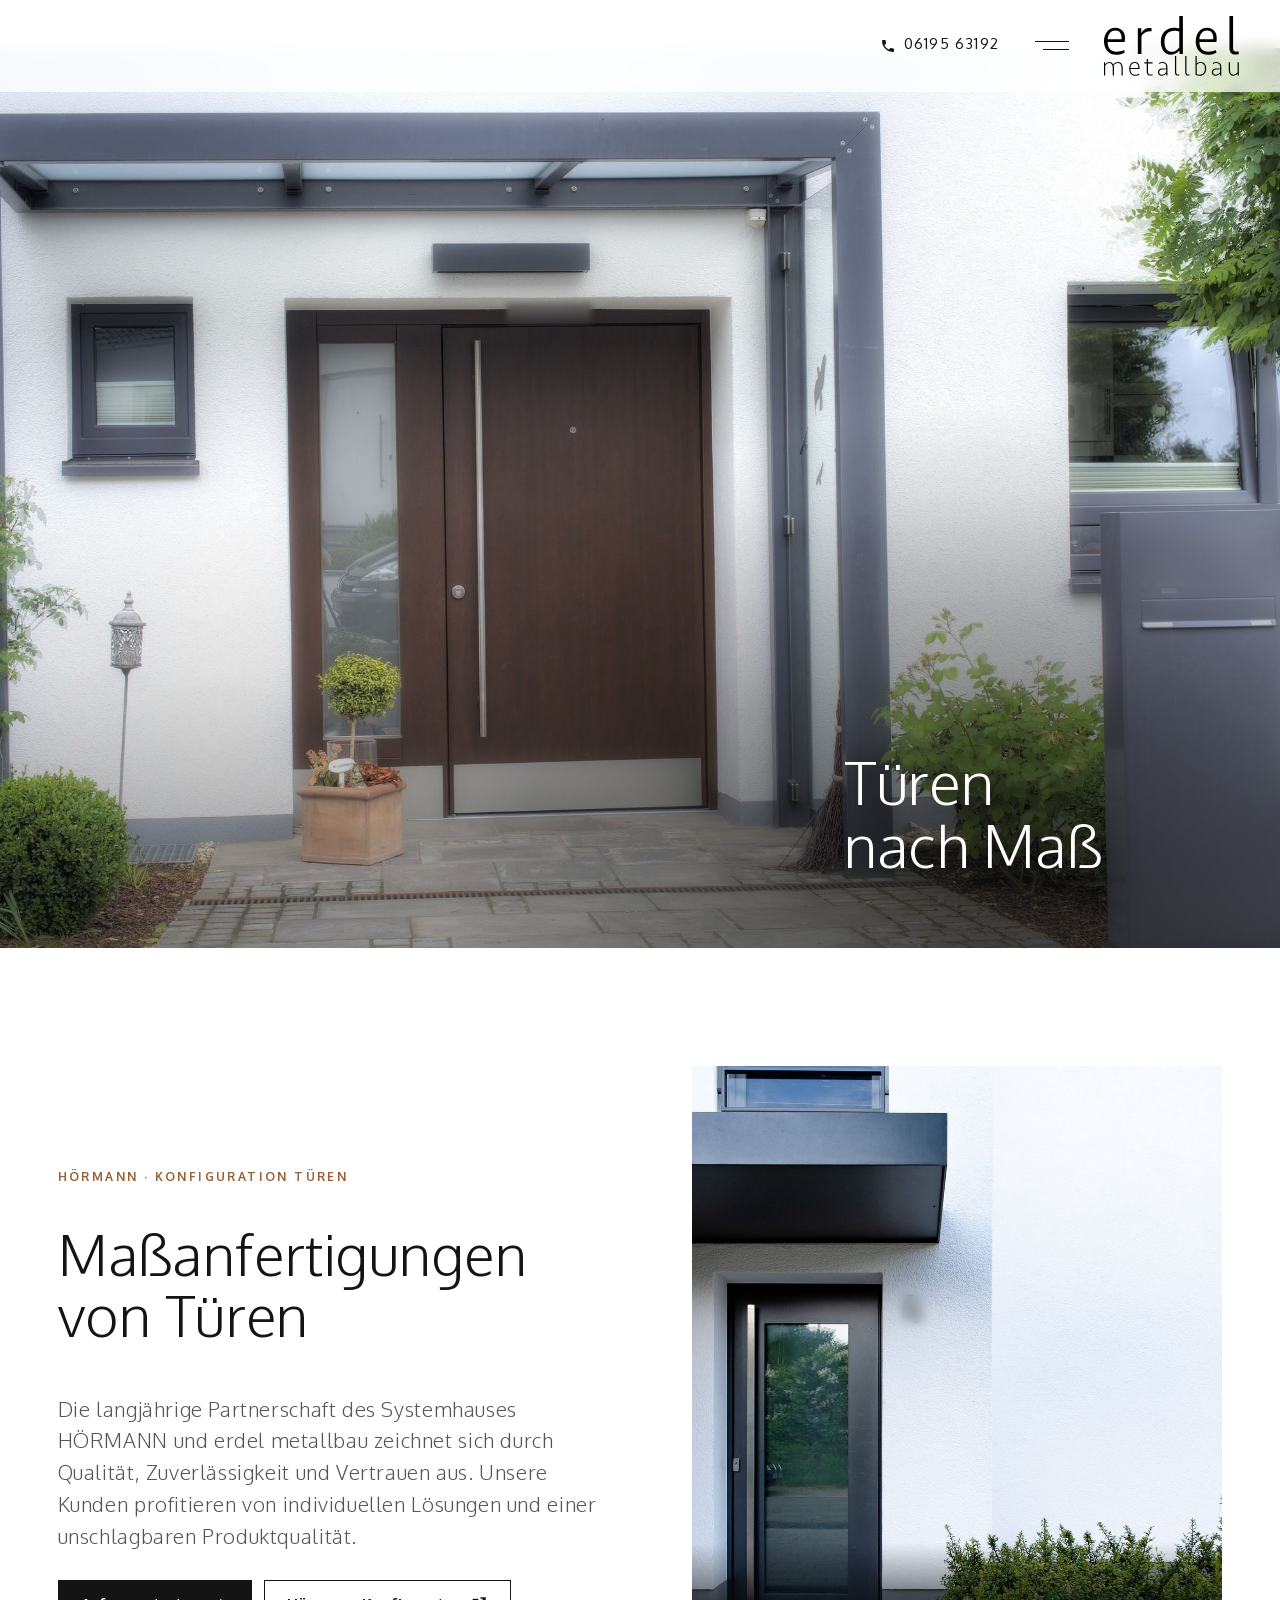
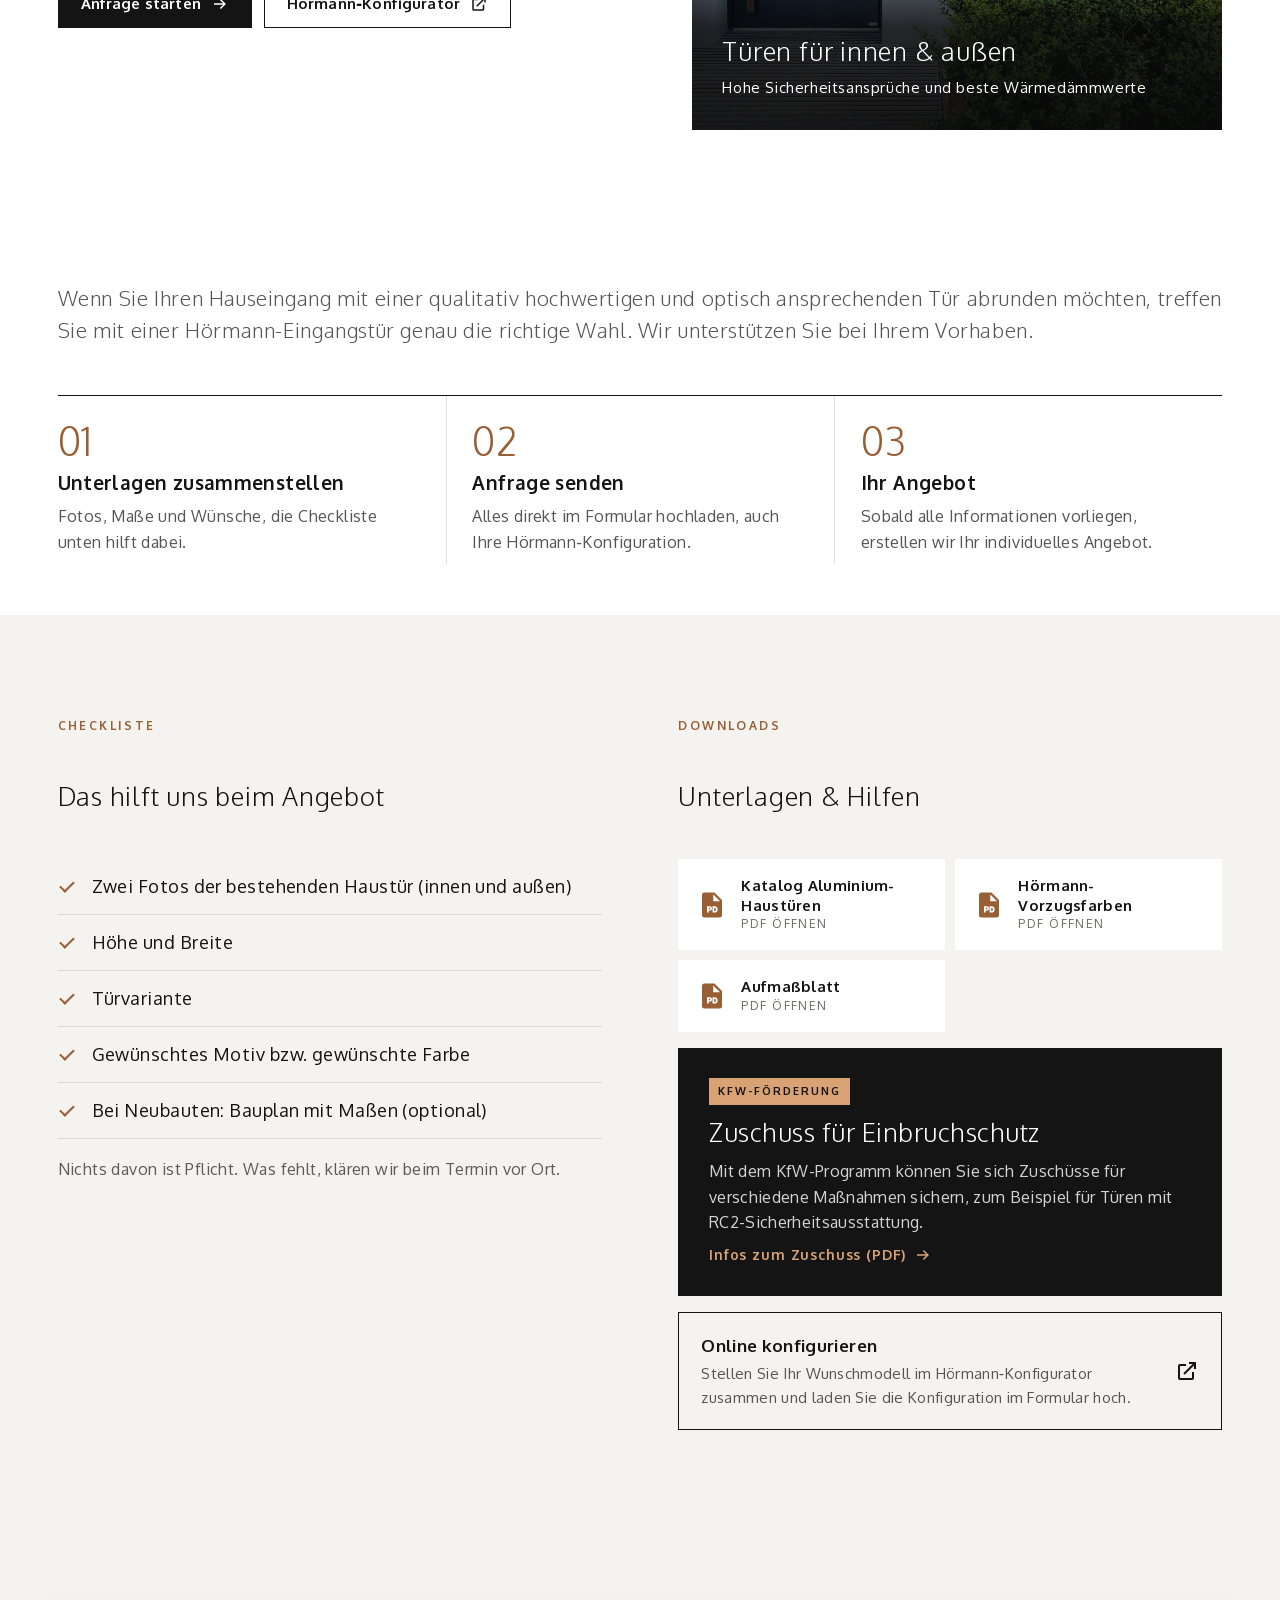
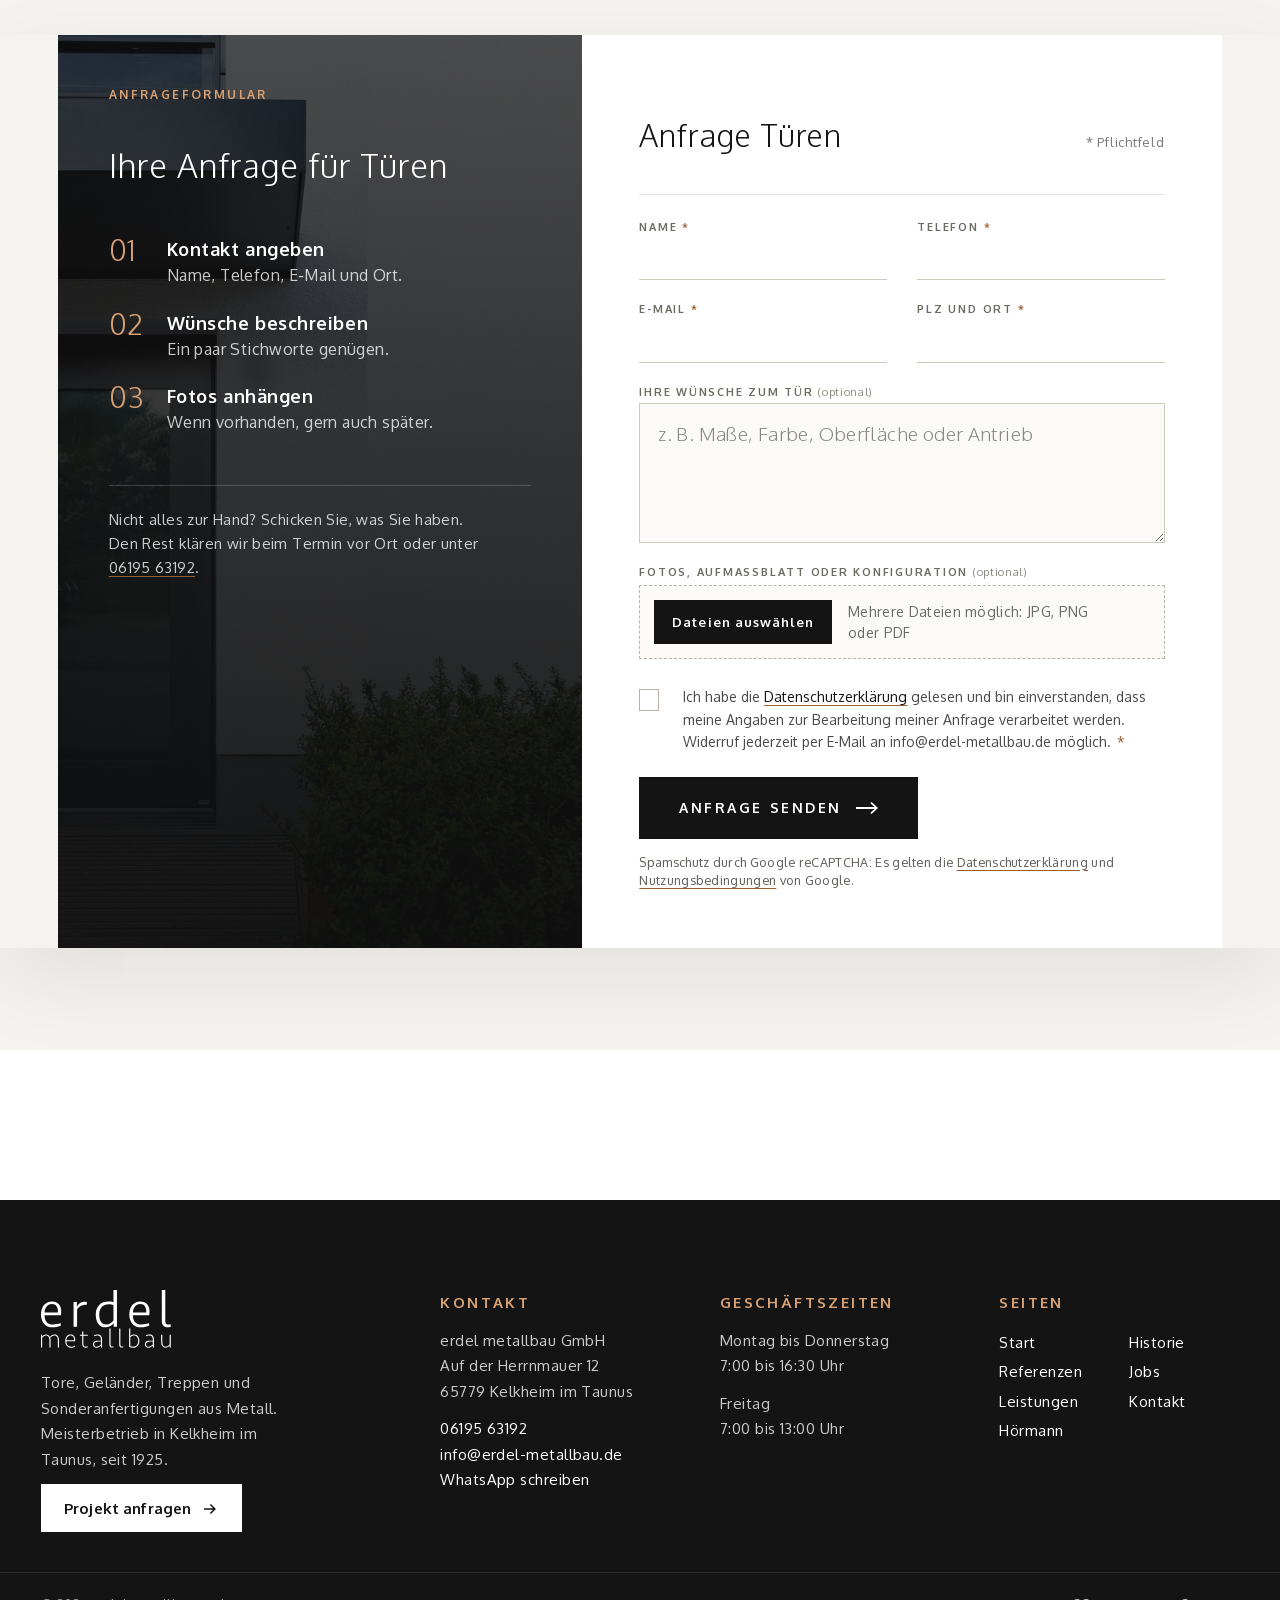
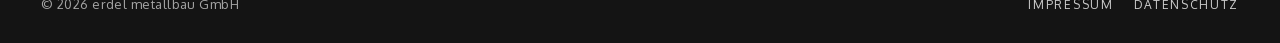
<file: konfiguration-tueren/index.html>
<!doctype html>
<html lang="de">
<head>
    <meta charset="UTF-8">
    <meta name="viewport" content="width=device-width, initial-scale=1">
    <!-- Tile -->
    <!-- Favicon -->
    <link href="../favicon.ico" rel="icon" />
        <title>Konfiguration Türen &#8211; Erdel Metallbau</title>
<meta name='robots' content='noindex, nofollow' />
<style id="wp-img-auto-sizes-contain-inline-css">
img:is([sizes=auto i],[sizes^="auto," i]){contain-intrinsic-size:3000px 1500px}
/*# sourceURL=wp-img-auto-sizes-contain-inline-css */
</style>
<style id="wp-emoji-styles-inline-css">

	img.wp-smiley, img.emoji {
		display: inline !important;
		border: none !important;
		box-shadow: none !important;
		height: 1em !important;
		width: 1em !important;
		margin: 0 0.07em !important;
		vertical-align: -0.1em !important;
		background: none !important;
		padding: 0 !important;
	}
/*# sourceURL=wp-emoji-styles-inline-css */
</style>
<style id="wp-block-library-inline-css">
:root{--wp-block-synced-color:#7a00df;--wp-block-synced-color--rgb:122,0,223;--wp-bound-block-color:var(--wp-block-synced-color);--wp-editor-canvas-background:#ddd;--wp-admin-theme-color:#007cba;--wp-admin-theme-color--rgb:0,124,186;--wp-admin-theme-color-darker-10:#006ba1;--wp-admin-theme-color-darker-10--rgb:0,107,160.5;--wp-admin-theme-color-darker-20:#005a87;--wp-admin-theme-color-darker-20--rgb:0,90,135;--wp-admin-border-width-focus:2px}@media (min-resolution:192dpi){:root{--wp-admin-border-width-focus:1.5px}}.wp-element-button{cursor:pointer}:root .has-very-light-gray-background-color{background-color:#eee}:root .has-very-dark-gray-background-color{background-color:#313131}:root .has-very-light-gray-color{color:#eee}:root .has-very-dark-gray-color{color:#313131}:root .has-vivid-green-cyan-to-vivid-cyan-blue-gradient-background{background:linear-gradient(135deg,#00d084,#0693e3)}:root .has-purple-crush-gradient-background{background:linear-gradient(135deg,#34e2e4,#4721fb 50%,#ab1dfe)}:root .has-hazy-dawn-gradient-background{background:linear-gradient(135deg,#faaca8,#dad0ec)}:root .has-subdued-olive-gradient-background{background:linear-gradient(135deg,#fafae1,#67a671)}:root .has-atomic-cream-gradient-background{background:linear-gradient(135deg,#fdd79a,#004a59)}:root .has-nightshade-gradient-background{background:linear-gradient(135deg,#330968,#31cdcf)}:root .has-midnight-gradient-background{background:linear-gradient(135deg,#020381,#2874fc)}:root{--wp--preset--font-size--normal:16px;--wp--preset--font-size--huge:42px}.has-regular-font-size{font-size:1em}.has-larger-font-size{font-size:2.625em}.has-normal-font-size{font-size:var(--wp--preset--font-size--normal)}.has-huge-font-size{font-size:var(--wp--preset--font-size--huge)}:root .has-text-align-center{text-align:center}:root .has-text-align-left{text-align:left}:root .has-text-align-right{text-align:right}.has-fit-text{white-space:nowrap!important}#end-resizable-editor-section{display:none}.aligncenter{clear:both}.items-justified-left{justify-content:flex-start}.items-justified-center{justify-content:center}.items-justified-right{justify-content:flex-end}.items-justified-space-between{justify-content:space-between}.screen-reader-text{word-wrap:normal!important;border:0;clip-path:inset(50%);height:1px;margin:-1px;overflow:hidden;padding:0;position:absolute;width:1px;word-break:normal!important}.screen-reader-text:focus{background-color:#ddd;clip-path:none;color:#444;display:block;font-size:1em;height:auto;left:5px;line-height:normal;padding:15px 23px 14px;text-decoration:none;top:5px;width:auto;z-index:100000}html :where(.has-border-color){border-style:solid}html :where([style^=border-color],[style*=";border-color"],[style*="; border-color"]){border-style:solid}html :where([style^=border-top-color],[style*=";border-top-color"],[style*="; border-top-color"]){border-top-style:solid}html :where([style^=border-right-color],[style*=";border-right-color"],[style*="; border-right-color"]){border-right-style:solid}html :where([style^=border-bottom-color],[style*=";border-bottom-color"],[style*="; border-bottom-color"]){border-bottom-style:solid}html :where([style^=border-left-color],[style*=";border-left-color"],[style*="; border-left-color"]){border-left-style:solid}html :where([style^=border-width],[style*=";border-width"],[style*="; border-width"]){border-style:solid}html :where([style^=border-top-width],[style*=";border-top-width"],[style*="; border-top-width"]){border-top-style:solid}html :where([style^=border-right-width],[style*=";border-right-width"],[style*="; border-right-width"]){border-right-style:solid}html :where([style^=border-bottom-width],[style*=";border-bottom-width"],[style*="; border-bottom-width"]){border-bottom-style:solid}html :where([style^=border-left-width],[style*=";border-left-width"],[style*="; border-left-width"]){border-left-style:solid}html :where(img[class*=wp-image-]){height:auto;max-width:100%}:where(figure){margin:0 0 1em}html :where(.is-position-sticky){--wp-admin--admin-bar--position-offset:var(--wp-admin--admin-bar--height,0px)}@media screen and (max-width:600px){html :where(.is-position-sticky){--wp-admin--admin-bar--position-offset:0px}}

/*# sourceURL=/wp-includes/css/dist/block-library/common.min.css */
</style>
<style id="classic-theme-styles-inline-css">
/*! This file is auto-generated */
.wp-block-button__link{color:#fff;background-color:#32373c;border-radius:9999px;box-shadow:none;text-decoration:none;padding:calc(.667em + 2px) calc(1.333em + 2px);font-size:1.125em}.wp-block-file__button{background:#32373c;color:#fff;text-decoration:none}
/*# sourceURL=/wp-includes/css/classic-themes.min.css */
</style>

<style id="global-styles-inline-css">
:root{--wp--preset--aspect-ratio--square: 1;--wp--preset--aspect-ratio--4-3: 4/3;--wp--preset--aspect-ratio--3-4: 3/4;--wp--preset--aspect-ratio--3-2: 3/2;--wp--preset--aspect-ratio--2-3: 2/3;--wp--preset--aspect-ratio--16-9: 16/9;--wp--preset--aspect-ratio--9-16: 9/16;--wp--preset--color--black: #000000;--wp--preset--color--cyan-bluish-gray: #abb8c3;--wp--preset--color--white: #ffffff;--wp--preset--color--pale-pink: #f78da7;--wp--preset--color--vivid-red: #cf2e2e;--wp--preset--color--luminous-vivid-orange: #ff6900;--wp--preset--color--luminous-vivid-amber: #fcb900;--wp--preset--color--light-green-cyan: #7bdcb5;--wp--preset--color--vivid-green-cyan: #00d084;--wp--preset--color--pale-cyan-blue: #8ed1fc;--wp--preset--color--vivid-cyan-blue: #0693e3;--wp--preset--color--vivid-purple: #9b51e0;--wp--preset--gradient--vivid-cyan-blue-to-vivid-purple: linear-gradient(135deg,rgb(6,147,227) 0%,rgb(155,81,224) 100%);--wp--preset--gradient--light-green-cyan-to-vivid-green-cyan: linear-gradient(135deg,rgb(122,220,180) 0%,rgb(0,208,130) 100%);--wp--preset--gradient--luminous-vivid-amber-to-luminous-vivid-orange: linear-gradient(135deg,rgb(252,185,0) 0%,rgb(255,105,0) 100%);--wp--preset--gradient--luminous-vivid-orange-to-vivid-red: linear-gradient(135deg,rgb(255,105,0) 0%,rgb(207,46,46) 100%);--wp--preset--gradient--very-light-gray-to-cyan-bluish-gray: linear-gradient(135deg,rgb(238,238,238) 0%,rgb(169,184,195) 100%);--wp--preset--gradient--cool-to-warm-spectrum: linear-gradient(135deg,rgb(74,234,220) 0%,rgb(151,120,209) 20%,rgb(207,42,186) 40%,rgb(238,44,130) 60%,rgb(251,105,98) 80%,rgb(254,248,76) 100%);--wp--preset--gradient--blush-light-purple: linear-gradient(135deg,rgb(255,206,236) 0%,rgb(152,150,240) 100%);--wp--preset--gradient--blush-bordeaux: linear-gradient(135deg,rgb(254,205,165) 0%,rgb(254,45,45) 50%,rgb(107,0,62) 100%);--wp--preset--gradient--luminous-dusk: linear-gradient(135deg,rgb(255,203,112) 0%,rgb(199,81,192) 50%,rgb(65,88,208) 100%);--wp--preset--gradient--pale-ocean: linear-gradient(135deg,rgb(255,245,203) 0%,rgb(182,227,212) 50%,rgb(51,167,181) 100%);--wp--preset--gradient--electric-grass: linear-gradient(135deg,rgb(202,248,128) 0%,rgb(113,206,126) 100%);--wp--preset--gradient--midnight: linear-gradient(135deg,rgb(2,3,129) 0%,rgb(40,116,252) 100%);--wp--preset--font-size--small: 13px;--wp--preset--font-size--medium: 20px;--wp--preset--font-size--large: 36px;--wp--preset--font-size--x-large: 42px;--wp--preset--spacing--20: 0.44rem;--wp--preset--spacing--30: 0.67rem;--wp--preset--spacing--40: 1rem;--wp--preset--spacing--50: 1.5rem;--wp--preset--spacing--60: 2.25rem;--wp--preset--spacing--70: 3.38rem;--wp--preset--spacing--80: 5.06rem;--wp--preset--shadow--natural: 6px 6px 9px rgba(0, 0, 0, 0.2);--wp--preset--shadow--deep: 12px 12px 50px rgba(0, 0, 0, 0.4);--wp--preset--shadow--sharp: 6px 6px 0px rgba(0, 0, 0, 0.2);--wp--preset--shadow--outlined: 6px 6px 0px -3px rgb(255, 255, 255), 6px 6px rgb(0, 0, 0);--wp--preset--shadow--crisp: 6px 6px 0px rgb(0, 0, 0);}.wp-block-button{--wp--preset--dimension--25: 25%;--wp--preset--dimension--50: 50%;--wp--preset--dimension--75: 75%;--wp--preset--dimension--100: 100%;}:where(body) { margin: 0; }:where(.is-layout-flex){gap: 0.5em;}:where(.is-layout-grid){gap: 0.5em;}body .is-layout-flex{display: flex;}.is-layout-flex{flex-wrap: wrap;align-items: center;}.is-layout-flex > :is(*, div){margin: 0;}body .is-layout-grid{display: grid;}.is-layout-grid > :is(*, div){margin: 0;}body{padding-top: 0px;padding-right: 0px;padding-bottom: 0px;padding-left: 0px;}:root :where(.wp-element-button, .wp-block-button__link){background-color: #32373c;border-width: 0;color: #fff;font-family: inherit;font-size: inherit;font-style: inherit;font-weight: inherit;letter-spacing: inherit;line-height: inherit;padding-top: calc(0.667em + 2px);padding-right: calc(1.333em + 2px);padding-bottom: calc(0.667em + 2px);padding-left: calc(1.333em + 2px);text-decoration: none;text-transform: inherit;}.has-black-color{color: var(--wp--preset--color--black) !important;}.has-cyan-bluish-gray-color{color: var(--wp--preset--color--cyan-bluish-gray) !important;}.has-white-color{color: var(--wp--preset--color--white) !important;}.has-pale-pink-color{color: var(--wp--preset--color--pale-pink) !important;}.has-vivid-red-color{color: var(--wp--preset--color--vivid-red) !important;}.has-luminous-vivid-orange-color{color: var(--wp--preset--color--luminous-vivid-orange) !important;}.has-luminous-vivid-amber-color{color: var(--wp--preset--color--luminous-vivid-amber) !important;}.has-light-green-cyan-color{color: var(--wp--preset--color--light-green-cyan) !important;}.has-vivid-green-cyan-color{color: var(--wp--preset--color--vivid-green-cyan) !important;}.has-pale-cyan-blue-color{color: var(--wp--preset--color--pale-cyan-blue) !important;}.has-vivid-cyan-blue-color{color: var(--wp--preset--color--vivid-cyan-blue) !important;}.has-vivid-purple-color{color: var(--wp--preset--color--vivid-purple) !important;}.has-black-background-color{background-color: var(--wp--preset--color--black) !important;}.has-cyan-bluish-gray-background-color{background-color: var(--wp--preset--color--cyan-bluish-gray) !important;}.has-white-background-color{background-color: var(--wp--preset--color--white) !important;}.has-pale-pink-background-color{background-color: var(--wp--preset--color--pale-pink) !important;}.has-vivid-red-background-color{background-color: var(--wp--preset--color--vivid-red) !important;}.has-luminous-vivid-orange-background-color{background-color: var(--wp--preset--color--luminous-vivid-orange) !important;}.has-luminous-vivid-amber-background-color{background-color: var(--wp--preset--color--luminous-vivid-amber) !important;}.has-light-green-cyan-background-color{background-color: var(--wp--preset--color--light-green-cyan) !important;}.has-vivid-green-cyan-background-color{background-color: var(--wp--preset--color--vivid-green-cyan) !important;}.has-pale-cyan-blue-background-color{background-color: var(--wp--preset--color--pale-cyan-blue) !important;}.has-vivid-cyan-blue-background-color{background-color: var(--wp--preset--color--vivid-cyan-blue) !important;}.has-vivid-purple-background-color{background-color: var(--wp--preset--color--vivid-purple) !important;}.has-black-border-color{border-color: var(--wp--preset--color--black) !important;}.has-cyan-bluish-gray-border-color{border-color: var(--wp--preset--color--cyan-bluish-gray) !important;}.has-white-border-color{border-color: var(--wp--preset--color--white) !important;}.has-pale-pink-border-color{border-color: var(--wp--preset--color--pale-pink) !important;}.has-vivid-red-border-color{border-color: var(--wp--preset--color--vivid-red) !important;}.has-luminous-vivid-orange-border-color{border-color: var(--wp--preset--color--luminous-vivid-orange) !important;}.has-luminous-vivid-amber-border-color{border-color: var(--wp--preset--color--luminous-vivid-amber) !important;}.has-light-green-cyan-border-color{border-color: var(--wp--preset--color--light-green-cyan) !important;}.has-vivid-green-cyan-border-color{border-color: var(--wp--preset--color--vivid-green-cyan) !important;}.has-pale-cyan-blue-border-color{border-color: var(--wp--preset--color--pale-cyan-blue) !important;}.has-vivid-cyan-blue-border-color{border-color: var(--wp--preset--color--vivid-cyan-blue) !important;}.has-vivid-purple-border-color{border-color: var(--wp--preset--color--vivid-purple) !important;}.has-vivid-cyan-blue-to-vivid-purple-gradient-background{background: var(--wp--preset--gradient--vivid-cyan-blue-to-vivid-purple) !important;}.has-light-green-cyan-to-vivid-green-cyan-gradient-background{background: var(--wp--preset--gradient--light-green-cyan-to-vivid-green-cyan) !important;}.has-luminous-vivid-amber-to-luminous-vivid-orange-gradient-background{background: var(--wp--preset--gradient--luminous-vivid-amber-to-luminous-vivid-orange) !important;}.has-luminous-vivid-orange-to-vivid-red-gradient-background{background: var(--wp--preset--gradient--luminous-vivid-orange-to-vivid-red) !important;}.has-very-light-gray-to-cyan-bluish-gray-gradient-background{background: var(--wp--preset--gradient--very-light-gray-to-cyan-bluish-gray) !important;}.has-cool-to-warm-spectrum-gradient-background{background: var(--wp--preset--gradient--cool-to-warm-spectrum) !important;}.has-blush-light-purple-gradient-background{background: var(--wp--preset--gradient--blush-light-purple) !important;}.has-blush-bordeaux-gradient-background{background: var(--wp--preset--gradient--blush-bordeaux) !important;}.has-luminous-dusk-gradient-background{background: var(--wp--preset--gradient--luminous-dusk) !important;}.has-pale-ocean-gradient-background{background: var(--wp--preset--gradient--pale-ocean) !important;}.has-electric-grass-gradient-background{background: var(--wp--preset--gradient--electric-grass) !important;}.has-midnight-gradient-background{background: var(--wp--preset--gradient--midnight) !important;}.has-small-font-size{font-size: var(--wp--preset--font-size--small) !important;}.has-medium-font-size{font-size: var(--wp--preset--font-size--medium) !important;}.has-large-font-size{font-size: var(--wp--preset--font-size--large) !important;}.has-x-large-font-size{font-size: var(--wp--preset--font-size--x-large) !important;}
/*# sourceURL=global-styles-inline-css */
</style>

<link rel='stylesheet' id='wp-style-css' href='../wp-content/themes/erdel/assets/styles/style.min.css' media='all' />
<meta name="generator" content="WordPress 7.1.3" />

<link rel='stylesheet' id='forminator-module-css-1605-css' href='../wp-content/uploads/forminator/css/style-1605.css' media='all' />
<link rel='stylesheet' id='forminator-icons-css' href='../wp-content/plugins/forminator/assets/forminator-ui/css/forminator-icons.min.css' media='all' />
<link rel='stylesheet' id='forminator-utilities-css' href='../wp-content/plugins/forminator/assets/forminator-ui/css/src/forminator-utilities.min.css' media='all' />
<link rel='stylesheet' id='forminator-grid-default-css' href='../wp-content/plugins/forminator/assets/forminator-ui/css/src/grid/forminator-grid.open.min.css' media='all' />
<link rel='stylesheet' id='forminator-forms-default-base-css' href='../wp-content/plugins/forminator/assets/forminator-ui/css/src/form/forminator-form-default.base.min.css' media='all' />
<link rel='stylesheet' id='forminator-forms-default-full-css' href='../wp-content/plugins/forminator/assets/forminator-ui/css/src/form/forminator-form-default.full.min.css' media='all' />
<link rel='stylesheet' id='intlTelInput-forminator-css-css' href='../wp-content/plugins/forminator/assets/css/intlTelInput.min.css' media='all' />
<link rel='stylesheet' id='buttons-css' href='../wp-includes/css/buttons.min.css' media='all' />

<link rel="preload" href="../nxm/fonts/oxygen-300-latin.woff2" as="font" type="font/woff2" crossorigin>
<link rel="preload" href="../nxm/fonts/oxygen-400-latin.woff2" as="font" type="font/woff2" crossorigin>
<link rel="preload" href="../nxm/fonts/oxygen-700-latin.woff2" as="font" type="font/woff2" crossorigin>
<link rel="stylesheet" href="../nxm/nxm.css?v=56">
<meta name="theme-color" content="#141414">
</head>
<body class="nxm-hero wp-singular page-template page-template-page-sidebar-none page-template-page-sidebar-none-php page page-id-1161 wp-theme-erdel">
        <div id="page" class="site">
        <!-- nxm:header -->
<a class="nxm-skip" href="#content">Zum Inhalt springen</a>
<header class="nxm-head" id="nxm-head">
  <div class="nxm-head__right">
    <a class="nxm-head__tel" href="tel:+49619563192"><svg viewBox="0 0 24 24" aria-hidden="true"><path d="M6.6 10.8a15.1 15.1 0 0 0 6.6 6.6l2.2-2.2c.3-.3.7-.4 1-.2 1.1.4 2.3.6 3.6.6.6 0 1 .4 1 1V20c0 .6-.4 1-1 1A17 17 0 0 1 3 4c0-.6.4-1 1-1h3.5c.6 0 1 .4 1 1 0 1.3.2 2.5.6 3.6.1.3 0 .7-.2 1l-2.3 2.2z"/></svg><span>06195&nbsp;63192</span></a>
    <button class="nxm-burger" type="button" aria-expanded="false" aria-controls="nxm-menu" aria-label="Menü öffnen">
      <span class="nxm-burger__icon" aria-hidden="true"><i></i><i></i></span>
    </button>
    <a class="nxm-head__logo" href="../" aria-label="erdel metallbau – zur Startseite">
      <img src="../wp-content/themes/erdel/assets/images/logo.svg" alt="erdel metallbau" width="170" height="52">
    </a>
  </div>
</header>
<div class="nxm-menu" id="nxm-menu" role="dialog" aria-modal="true" aria-label="Hauptmenü" aria-hidden="true">
  <div class="nxm-menu__bg" aria-hidden="true"><img src="../nxm/img/tor-villa.jpg" alt="" decoding="async" data-nxm-img="0" class=is-active><img src="../nxm/img/zaun-lamellen.jpg" alt="" decoding="async" data-nxm-img="1"><img src="../nxm/img/tor-anthrazit.jpg" alt="" decoding="async" data-nxm-img="2"><img src="../nxm/img/eingang-anthrazit.jpg" alt="" decoding="async" data-nxm-img="3"><img src="../nxm/img/balkon-altbau.jpg" alt="" decoding="async" data-nxm-img="4"><img src="../nxm/img/montage-transporter.jpg" alt="" decoding="async" data-nxm-img="5"><img src="../nxm/img/haus-terrasse.jpg" alt="" decoding="async" data-nxm-img="6"></div>
  <div class="nxm-menu__inner">
    <nav class="nxm-menu__nav" aria-label="Hauptnavigation"><ul><li style="--i:0"><a href="../" data-nxm-img="0">Start</a></li><li style="--i:1"><a href="../referenzen/" data-nxm-img="1">Referenzen</a></li><li style="--i:2"><a href="../leistungen/" data-nxm-img="2">Leistungen</a></li><li style="--i:3"><a href="../hoermann/" data-nxm-img="3">Hörmann</a></li><li style="--i:4"><a href="../historie/" data-nxm-img="4">Historie</a></li><li style="--i:5"><a href="../jobs/" data-nxm-img="5">Jobs</a></li><li style="--i:6"><a href="../kontakt/" data-nxm-img="6">Kontakt</a></li></ul></nav>
    <a class="nxm-menu__cta" href="../kontakt/"><span aria-hidden="true">&gt;</span> Kontaktformular</a>
  </div>
  <div class="nxm-menu__foot">
    <p>Auf der Herrnmauer 12, 65779 Kelkheim im Taunus<br>
      <a href="tel:+49619563192">+49 (0)&nbsp;6195-63192</a> · <a href="mailto:info@erdel-metallbau.de">info@erdel-metallbau.de</a> · <a href="https://wa.me/49619563192" target="_blank" rel="noopener">WhatsApp</a></p>
    <p class="nxm-menu__legal"><a href="../impressum/">Impressum</a><a href="../datenschutzerklaerung/">Datenschutz</a></p>
  </div>
  <p class="nxm-menu__claim" aria-hidden="true">geradlinig<br>modern<br>individuell</p>
</div>
<!-- /nxm:header -->
<div id="content" class="site-content py-5">
    <div id="content-main" class="site-main">

        <main id="main" class="main-content">
<header class="main-header featured-full-width-img bg-dark text-light mb-3" style="background-image: url('../nxm/img/eingang-holztuer.jpg')"><div class="container h-100 d-flex align-items-end pb-3 ms-auto p-2 bd-highlight"><h1 style="--seg:4.382">Türen nach&nbsp;Maß</h1></div></header>

            
                        <div class="main-body">
<!-- nxm:seite -->
<section class="x-section x-konf-hero">
  <div class="x-wrap x-split x-split--konf">
    <div>
      <p class="x-eyebrow">Hörmann · Konfiguration Türen</p>
      <h2 class="x-display">Maßanfertigungen von&nbsp;Türen</h2>
      <p class="x-lead">Die langjährige Partnerschaft des Systemhauses HÖRMANN und erdel metallbau zeichnet sich durch Qualität, Zuverlässigkeit und Vertrauen aus. Unsere Kunden profitieren von individuellen Lösungen und einer unschlagbaren&nbsp;Produktqualität.</p>
      <div class="x-cta__actions x-konf-actions">
        <a class="nxm-btn nxm-btn--dark" href="#anfrage">Anfrage starten <svg viewBox="0 0 24 24" aria-hidden="true"><path d="M13.2 5.3 19.9 12l-6.7 6.7-1.4-1.4 4.3-4.3H4v-2h12.1l-4.3-4.3z"/></svg></a>
        <a class="nxm-btn nxm-btn--outline" href="https://www.hoermann.de/konfigurator/" target="_blank" rel="noopener">Hörmann&#8209;Konfigurator <svg viewBox="0 0 24 24" aria-hidden="true"><path d="M14 3h7v7h-2V6.4l-9.3 9.3-1.4-1.4L17.6 5H14V3zM5 5h6v2H5v12h12v-6h2v6a2 2 0 0 1-2 2H5a2 2 0 0 1-2-2V7a2 2 0 0 1 2-2z"/></svg></a>
      </div>
    </div>
    <figure class="x-konf-media"><img src="../nxm/img/eingang-anthrazit.jpg" alt="Hörmann Türen von erdel metallbau"><figcaption><strong>Türen für innen &amp;&nbsp;außen</strong><span>Hohe Sicherheitsansprüche und beste&nbsp;Wärmedämmwerte</span></figcaption></figure>
  </div>
</section>

<section class="x-section x-section--tight">
  <div class="x-wrap">
    <p class="x-lead x-lead--wide">Wenn Sie Ihren Hauseingang mit einer qualitativ hochwertigen und optisch ansprechenden Tür abrunden möchten, treffen Sie mit einer Hörmann-Eingangstür genau die richtige Wahl. Wir unterstützen Sie bei Ihrem&nbsp;Vorhaben.</p>
    <ol class="x-steps3">
      <li><span class="x-steps3__no">01</span><strong>Unterlagen&nbsp;zusammenstellen</strong><span>Fotos, Maße und Wünsche, die Checkliste unten hilft&nbsp;dabei.</span></li>
      <li><span class="x-steps3__no">02</span><strong>Anfrage senden</strong><span>Alles direkt im Formular hochladen, auch Ihre&nbsp;Hörmann&#8209;Konfiguration.</span></li>
      <li><span class="x-steps3__no">03</span><strong>Ihr Angebot</strong><span>Sobald alle Informationen vorliegen, erstellen wir Ihr individuelles&nbsp;Angebot.</span></li>
    </ol>
  </div>
</section>

<section class="x-section x-section--stone">
  <div class="x-wrap x-two x-two--konf">
    <div>
      <p class="x-eyebrow">Checkliste</p>
      <h2 class="x-h3">Das hilft uns beim&nbsp;Angebot</h2>
      <ul class="x-check"><li>Zwei Fotos der bestehenden Haustür (innen und außen)</li><li>Höhe und Breite</li><li>Türvariante</li><li>Gewünschtes Motiv bzw. gewünschte Farbe</li><li>Bei Neubauten: Bauplan mit Maßen&nbsp;(optional)</li></ul>
      <p class="x-note">Nichts davon ist Pflicht. Was fehlt, klären wir beim Termin vor&nbsp;Ort.</p>
    </div>
    <div>
      <p class="x-eyebrow">Downloads</p>
      <h2 class="x-h3">Unterlagen &amp;&nbsp;Hilfen</h2>
      <div class="x-dls"><a class="x-dl" href="../wp-content/uploads/2022/10/Katalog_Aluminium_Haustueren.pdf" target="_blank" rel="noopener"><svg viewBox="0 0 24 24" aria-hidden="true"><path d="M6 2h8l6 6v12a2 2 0 0 1-2 2H6a2 2 0 0 1-2-2V4a2 2 0 0 1 2-2zm7 1.5V9h5.5L13 3.5zM8 13v5h1.4v-1.6h.8c1.1 0 1.8-.6 1.8-1.7S11.3 13 10.2 13H8zm1.4 1.1h.7c.4 0 .6.2.6.6s-.2.6-.6.6h-.7v-1.2zM12.4 13v5h1.7c1.5 0 2.4-.9 2.4-2.5S15.6 13 14.1 13h-1.7zm1.4 1.2h.2c.7 0 1.1.4 1.1 1.3s-.4 1.3-1.1 1.3h-.2v-2.6z"/></svg><span class="x-dl__name">Katalog Aluminium-Haustüren</span><span class="x-dl__meta">PDF öffnen</span></a><a class="x-dl" href="../wp-content/uploads/2022/10/HOeRMANN_Vorzugsfarben.pdf" target="_blank" rel="noopener"><svg viewBox="0 0 24 24" aria-hidden="true"><path d="M6 2h8l6 6v12a2 2 0 0 1-2 2H6a2 2 0 0 1-2-2V4a2 2 0 0 1 2-2zm7 1.5V9h5.5L13 3.5zM8 13v5h1.4v-1.6h.8c1.1 0 1.8-.6 1.8-1.7S11.3 13 10.2 13H8zm1.4 1.1h.7c.4 0 .6.2.6.6s-.2.6-.6.6h-.7v-1.2zM12.4 13v5h1.7c1.5 0 2.4-.9 2.4-2.5S15.6 13 14.1 13h-1.7zm1.4 1.2h.2c.7 0 1.1.4 1.1 1.3s-.4 1.3-1.1 1.3h-.2v-2.6z"/></svg><span class="x-dl__name">Hörmann-Vorzugsfarben</span><span class="x-dl__meta">PDF öffnen</span></a><a class="x-dl" href="../wp-content/uploads/2022/10/Aufmassblatt.pdf" target="_blank" rel="noopener"><svg viewBox="0 0 24 24" aria-hidden="true"><path d="M6 2h8l6 6v12a2 2 0 0 1-2 2H6a2 2 0 0 1-2-2V4a2 2 0 0 1 2-2zm7 1.5V9h5.5L13 3.5zM8 13v5h1.4v-1.6h.8c1.1 0 1.8-.6 1.8-1.7S11.3 13 10.2 13H8zm1.4 1.1h.7c.4 0 .6.2.6.6s-.2.6-.6.6h-.7v-1.2zM12.4 13v5h1.7c1.5 0 2.4-.9 2.4-2.5S15.6 13 14.1 13h-1.7zm1.4 1.2h.2c.7 0 1.1.4 1.1 1.3s-.4 1.3-1.1 1.3h-.2v-2.6z"/></svg><span class="x-dl__name">Aufmaßblatt</span><span class="x-dl__meta">PDF öffnen</span></a></div>
      <a class="x-kfw" href="../wp-content/uploads/2022/10/KFW-Zuschuss-bei-RC2-Sicherheitsausstattung-1.pdf" target="_blank" rel="noopener">
        <span class="x-kfw__tag">KfW-Förderung</span>
        <strong>Zuschuss für Einbruchschutz</strong>
        <span>Mit dem KfW-Programm können Sie sich Zuschüsse für verschiedene Maßnahmen sichern, zum Beispiel für Türen mit RC2-Sicherheitsausstattung.</span>
        <span class="x-kfw__go">Infos zum Zuschuss (PDF) <svg viewBox="0 0 24 24" aria-hidden="true"><path d="M13.2 5.3 19.9 12l-6.7 6.7-1.4-1.4 4.3-4.3H4v-2h12.1l-4.3-4.3z"/></svg></span>
      </a>
      <a class="x-konfig" href="https://www.hoermann.de/konfigurator/" target="_blank" rel="noopener">
        <span><strong>Online konfigurieren</strong><span>Stellen Sie Ihr Wunschmodell im Hörmann&#8209;Konfigurator zusammen und laden Sie die Konfiguration im Formular&nbsp;hoch.</span></span>
        <svg viewBox="0 0 24 24" aria-hidden="true"><path d="M14 3h7v7h-2V6.4l-9.3 9.3-1.4-1.4L17.6 5H14V3zM5 5h6v2H5v12h12v-6h2v6a2 2 0 0 1-2 2H5a2 2 0 0 1-2-2V7a2 2 0 0 1 2-2z"/></svg>
      </a>
    </div>
  </div>
</section>

<section class="x-section x-formsec" id="anfrage">
  <div class="x-wrap x-formgrid x-formgrid--konf">
    <aside class="x-formside">
      <img src="../nxm/img/eingang-anthrazit.jpg" alt="" loading="lazy">
      <div class="x-formside__body">
        <p class="x-eyebrow x-eyebrow--light">Anfrageformular</p>
        <h2>Ihre Anfrage für Türen</h2>
        <ol class="x-steps">
          <li><strong>Kontakt angeben</strong><span>Name, Telefon, E&#8209;Mail und&nbsp;Ort.</span></li>
          <li><strong>Wünsche beschreiben</strong><span>Ein paar Stichworte&nbsp;genügen.</span></li>
          <li><strong>Fotos anhängen</strong><span>Wenn vorhanden, gern auch&nbsp;später.</span></li>
        </ol>
        <p class="x-formside__hint">Nicht alles zur Hand? Schicken Sie, was Sie haben. Den Rest klären wir beim Termin vor Ort oder unter <a href="tel:+49619563192">06195 63192</a>.</p>
      </div>
    </aside>
    <div class="x-formcard">
      <div class="x-formcard__head"><h2>Anfrage&nbsp;Türen</h2><p class="x-formcard__req"><span aria-hidden="true">*</span> Pflichtfeld</p></div>
      <form
				id="forminator-module-1605"
				class="forminator-ui x-slim forminator-custom-form forminator-custom-form-1605 forminator-design--default  forminator_ajax"
				method="post"
				data-forminator-render="0"
				data-form-id="1605"
				
				data-design="default"
				
				
				
				data-grid="open"
				enctype="multipart/form-data"
				
				style="display: none;"
				
				data-uid="6ad1bf1c4a172"
			 data-nxm-preview data-nxm-form="tueren" data-sitekey="6LcFYwguAAAAAGK_DEib7C3vsCw5pd0PJV_a94Z1" action="/anfrage.php"><div class="forminator-response-message forminator-error" aria-hidden="true"></div><div class="forminator-row"><div id="name-1" class="forminator-col forminator-col-6"><div class="forminator-field"><label for="f-name-1" class="forminator-label">Name <span class="forminator-required">*</span></label><input type="text" name="name-1" id="f-name-1" class="forminator-input" autocomplete="name" required aria-required="true" /></div></div><div id="phone-1" class="forminator-col forminator-col-6"><div class="forminator-field"><label for="f-phone-1" class="forminator-label">Telefon <span class="forminator-required">*</span></label><input type="tel" name="phone-1" id="f-phone-1" class="forminator-input" autocomplete="tel" required aria-required="true" /></div></div></div><div class="forminator-row"><div id="email-1" class="forminator-col forminator-col-6"><div class="forminator-field"><label for="f-email-1" class="forminator-label">E-Mail <span class="forminator-required">*</span></label><input type="email" name="email-1" id="f-email-1" class="forminator-input" autocomplete="email" required aria-required="true" /></div></div><div id="name-5" class="forminator-col forminator-col-6"><div class="forminator-field"><label for="f-name-5" class="forminator-label">PLZ und Ort <span class="forminator-required">*</span></label><input type="text" name="name-5" id="f-name-5" class="forminator-input" autocomplete="postal-code" required aria-required="true" /></div></div></div><div class="forminator-row"><div id="textarea-1" class="forminator-col forminator-col-12 x-full"><div class="forminator-field"><label for="f-textarea-1" class="forminator-label">Ihre Wünsche zum Tür <span class="x-opt">(optional)</span></label><textarea name="textarea-1" id="f-textarea-1" class="forminator-textarea" rows="4" maxlength="1500" placeholder="z.&nbsp;B. Maße, Farbe, Oberfläche oder&nbsp;Antrieb"></textarea></div></div></div><div class="forminator-row"><div id="upload-1" class="forminator-col forminator-col-12 x-full"><div class="forminator-field"><span class="forminator-label" id="l-upload-1">Fotos, Aufmaßblatt oder Konfiguration <span class="x-opt">(optional)</span></span><div class="x-upload"><input type="file" name="upload-1[]" id="f-upload-1" class="x-upload__input" multiple accept=".jpg,.jpeg,.png,.heic,.webp,.pdf" aria-labelledby="l-upload-1"><label for="f-upload-1" class="x-upload__btn">Dateien auswählen</label><span class="x-upload__name" aria-live="polite">Mehrere Dateien möglich: JPG, PNG oder&nbsp;PDF</span></div></div></div></div><div class="forminator-row nxm-consent-row"><div id="nxm-consent" class="forminator-col forminator-col-12 x-full"><div class="forminator-field"><label class="forminator-checkbox nxm-consent"><input type="checkbox" name="datenschutz" value="Ja" required data-nxm-consent><span class="forminator-checkbox-box" aria-hidden="true"></span><span class="forminator-checkbox-label">Ich habe die <a href="../datenschutzerklaerung/" target="_blank" rel="noopener">Datenschutzerklärung</a> gelesen und bin einverstanden, dass meine Angaben zur Bearbeitung meiner Anfrage verarbeitet werden. Widerruf jederzeit per E-Mail an <span class="nxm-nowrap">info@erdel-metallbau.de</span> möglich.&nbsp;<span class="forminator-required">*</span></span></label><p class="nxm-consent__error" role="alert" hidden>Bitte bestätigen Sie die Datenschutzerklärung, damit wir Ihre Anfrage bearbeiten&nbsp;dürfen.</p></div></div></div><div class="forminator-row forminator-row-last"><div class="forminator-col x-full"><div class="forminator-field"><button class="forminator-button forminator-button-submit">Anfrage senden</button><p class="nxm-captcha">Spamschutz durch Google reCAPTCHA: Es gelten die <a href="https://policies.google.com/privacy?hl=de" target="_blank" rel="noopener">Datenschutzerklärung</a> und <a href="https://policies.google.com/terms?hl=de" target="_blank" rel="noopener">Nutzungs&shy;bedingungen</a> von&nbsp;Google.</p></div></div></div><input type="hidden" name="nxm_form" value="tueren"><input type="hidden" name="nxm_t" value=""><div class="nxm-hp" aria-hidden="true"><label for="f-website-tueren">Website</label><input type="text" id="f-website-tueren" name="website" tabindex="-1" autocomplete="off"></div></form>
    </div>
  </div>
</section>
<!-- /nxm:seite -->
</div>
<footer class="main-footer">
                <!-- SPACER -->
            </footer>
                    </main>
    </div>
</div>
        <!-- nxm:footer -->
<footer class="nxm-foot">
  <div class="nxm-foot__inner">
    <div class="nxm-foot__brand">
      <img src="../wp-content/themes/erdel/assets/images/logo.svg" alt="erdel metallbau" width="190" height="58" loading="lazy">
      <p>Tore, Geländer, Treppen und Sonderanfertigungen aus Metall. Meisterbetrieb in Kelkheim im Taunus, seit&nbsp;1925.</p>
      <a class="nxm-btn nxm-btn--light" href="../kontakt/">Projekt anfragen <svg viewBox="0 0 24 24" aria-hidden="true"><path d="M13.2 5.3 19.9 12l-6.7 6.7-1.4-1.4 4.3-4.3H4v-2h12.1l-4.3-4.3z"/></svg></a>
    </div>
    <div class="nxm-foot__col">
      <p class="nxm-eyebrow">Kontakt</p>
      <address>erdel metallbau GmbH<br>Auf der Herrnmauer 12<br>65779 Kelkheim im Taunus</address>
      <a href="tel:+49619563192">06195&nbsp;63192</a><br>
      <a href="mailto:info@erdel-metallbau.de">info@erdel-metallbau.de</a><br>
      <a href="https://wa.me/49619563192" target="_blank" rel="noopener">WhatsApp schreiben</a>
    </div>
    <div class="nxm-foot__col">
      <p class="nxm-eyebrow">Geschäftszeiten</p>
      <p>Montag bis Donnerstag<br>7:00 bis 16:30&nbsp;Uhr</p>
      <p>Freitag<br>7:00 bis 13:00&nbsp;Uhr</p>
    </div>
    <div class="nxm-foot__col">
      <p class="nxm-eyebrow">Seiten</p>
      <ul><li><a href="../">Start</a></li><li><a href="../referenzen/">Referenzen</a></li><li><a href="../leistungen/">Leistungen</a></li><li><a href="../hoermann/">Hörmann</a></li><li><a href="../historie/">Historie</a></li><li><a href="../jobs/">Jobs</a></li><li><a href="../kontakt/">Kontakt</a></li></ul>
    </div>
  </div>
  <div class="nxm-foot__bar">
    <span>© 2026 erdel metallbau&nbsp;GmbH</span>
    <span><a href="../impressum/">Impressum</a><a href="../datenschutzerklaerung/">Datenschutz</a></span>
  </div>
</footer>
<!-- /nxm:footer -->
<!-- nxm:actions -->
<nav class="nxm-actions" aria-label="Schnellkontakt">
  <a href="tel:+49619563192"><svg viewBox="0 0 24 24" aria-hidden="true"><path d="M6.6 10.8a15.1 15.1 0 0 0 6.6 6.6l2.2-2.2c.3-.3.7-.4 1-.2 1.1.4 2.3.6 3.6.6.6 0 1 .4 1 1V20c0 .6-.4 1-1 1A17 17 0 0 1 3 4c0-.6.4-1 1-1h3.5c.6 0 1 .4 1 1 0 1.3.2 2.5.6 3.6.1.3 0 .7-.2 1l-2.3 2.2z"/></svg><span>Anrufen</span></a>
  <a href="https://wa.me/49619563192" target="_blank" rel="noopener"><svg viewBox="0 0 24 24" aria-hidden="true"><path d="M12 2a10 10 0 0 0-8.6 15.1L2 22l5-1.3A10 10 0 1 0 12 2zm0 18.2c-1.5 0-3-.4-4.3-1.2l-.3-.2-3 .8.8-2.9-.2-.3A8.2 8.2 0 1 1 12 20.2zm4.5-6.1c-.2-.1-1.5-.7-1.7-.8-.2-.1-.4-.1-.6.1l-.8 1c-.1.2-.3.2-.5.1a6.7 6.7 0 0 1-3.3-2.9c-.2-.4.2-.4.7-1.3.1-.2 0-.3 0-.4l-.8-1.8c-.2-.5-.4-.4-.6-.4h-.5a1 1 0 0 0-.7.3 3 3 0 0 0-.9 2.2c0 1.3.9 2.5 1 2.7.1.2 1.8 2.8 4.4 3.9 1.6.7 2.3.8 3.1.6.5-.1 1.5-.6 1.7-1.2.2-.6.2-1.1.2-1.2-.1-.1-.3-.2-.5-.3z"/></svg><span>WhatsApp</span></a>
  <a href="../kontakt/" class="is-primary"><svg viewBox="0 0 24 24" aria-hidden="true"><path d="M3 5h18c.6 0 1 .4 1 1v12c0 .6-.4 1-1 1H3a1 1 0 0 1-1-1V6c0-.6.4-1 1-1zm9 7.3L4 7.2V17h16V7.2l-8 5.1zM5.2 7l6.8 4.3L18.8 7H5.2z"/></svg><span>Anfrage</span></a>
</nav>
<!-- /nxm:actions -->
<!-- nxm:dock -->
<nav class="nxm-dock" aria-label="Direktkontakt">
  <a href="tel:+49619563192"><svg viewBox="0 0 24 24" aria-hidden="true"><path d="M6.6 10.8a15.1 15.1 0 0 0 6.6 6.6l2.2-2.2c.3-.3.7-.4 1-.2 1.1.4 2.3.6 3.6.6.6 0 1 .4 1 1V20c0 .6-.4 1-1 1A17 17 0 0 1 3 4c0-.6.4-1 1-1h3.5c.6 0 1 .4 1 1 0 1.3.2 2.5.6 3.6.1.3 0 .7-.2 1l-2.3 2.2z"/></svg><span>06195&nbsp;63192</span></a>
  <a href="mailto:info@erdel-metallbau.de"><svg viewBox="0 0 24 24" aria-hidden="true"><path d="M3 5h18c.6 0 1 .4 1 1v12c0 .6-.4 1-1 1H3a1 1 0 0 1-1-1V6c0-.6.4-1 1-1zm9 7.3L4 7.2V17h16V7.2l-8 5.1zM5.2 7l6.8 4.3L18.8 7H5.2z"/></svg><span>info@erdel-metallbau.de</span></a>
</nav>
<!-- /nxm:dock -->
        <!--
        <a href="#" class="btn btn-primary shadow top-button position-fixed zi-1020">
            <i class="fa-solid icon-arrow-up2"></i><span class="visually-hidden-focusable">Nach&nbsp;oben</span>
        </a>
                -->
    </div>
    <script type="speculationrules">
{"prefetch":[{"source":"document","where":{"and":[{"href_matches":"/*"},{"not":{"href_matches":["/wp-*.php","/wp-admin/*","/wp-content/uploads/*","/wp-content/*","/wp-content/plugins/*","/wp-content/themes/erdel/*","/*\\?(.+)"]}},{"not":{"selector_matches":"a[rel~=\"nofollow\"]"}},{"not":{"selector_matches":".no-prefetch, .no-prefetch a"}}]},"eagerness":"conservative"}]}
</script>
<!-- nxm:theme-shim --><img class="navbar-brand img-fluid" src="../wp-content/themes/erdel/assets/images/logo.svg" alt="" hidden aria-hidden="true">
<script>/* Altes Theme-Skript erwartet Bootstrap-Offcanvas der früheren Navigation */ if(window.jQuery&&!jQuery.fn.offcanvas){jQuery.fn.offcanvas=function(){return this}}</script>
<script id="wp-scripts-js" src="../wp-content/themes/erdel/assets/scripts/script.min.js"></script>
<script>/* nxm: Offcanvas-Ersatz für die jQuery-Kopie des Themes */(function(j){if(j&&j.fn&&!j.fn.offcanvas){j.fn.offcanvas=function(){return this}}})(window.jQuery);(function(j){if(j&&j.fn&&!j.fn.offcanvas){j.fn.offcanvas=function(){return this}}})(window.$);</script>
<script id="jquery-core-js" src="../wp-includes/js/jquery/jquery.min.js"></script>
<script id="jquery-migrate-js" src="../wp-includes/js/jquery/jquery-migrate.min.js"></script>
<script id="forminator-jquery-validate-js" src="../wp-content/plugins/forminator/assets/js/library/jquery.validate.min.js"></script>
<script id="forminator-ui-js" src="../wp-content/plugins/forminator/assets/forminator-ui/js/forminator-form.min.js"></script>
<script id="forminator-front-scripts-js-extra">
var ForminatorFront = {"ajaxUrl":"#","cform":{"processing":"Formular wird abgeschickt, bitte warten","error":"Bei der Verarbeitung des Formulars ist ein Fehler aufgetreten. Bitte versuche es erneut","upload_error":"Bei der Verarbeitung des Formulars ist ein Upload-Fehler aufgetreten. Bitte versuche es erneut","pagination_prev":"Zur\u00fcck","pagination_next":"Weiter","pagination_go":"Absenden","gateway":{"processing":"Zahlung wird verarbeitet, bitte warten","paid":"Erfolgreich! Zahlung best\u00e4tigt. Formular wird abgeschickt, bitte warten","error":"Fehler! Bei der \u00dcberpr\u00fcfung der Zahlung ist ein Fehler aufgetreten"},"captcha_error":"Ung\u00fcltiges CAPTCHA","no_file_chosen":"Keine Datei ausgew\u00e4hlt","intlTelInput_utils_script":"../wp-content/plugins/forminator/assets/js/library/intlTelInputUtils.js","process_error":"Bitte versuche es erneut"},"poll":{"processing":"Abstimmung wird \u00fcbertragen, bitte warten","error":"Beim Speichern der Abstimmung ist ein Fehler aufgetreten. Bitte versuche es erneut"},"quiz":{"view_results":"Ergebnisse anzeigen"},"select2":{"load_more":"Weitere Ergebnisse werden geladen\u00a0\u2026","no_result_found":"Keine Ergebnisse gefunden","searching":"Suche\u00a0\u2026","loaded_error":"Die Ergebnisse konnten nicht geladen werden."}};
//# sourceURL=forminator-front-scripts-js-extra
</script>
<script id="forminator-front-scripts-js" src="../wp-content/plugins/forminator/build/front/front.multi.min.js"></script>
<script id="forminator-intlTelInput-js" src="../wp-content/plugins/forminator/assets/js/library/intlTelInput.min.js"></script>
<script id="wp-emoji-settings" type="application/json">
{"baseUrl":"https://s.w.org/images/core/emoji/17.0.2/72x72/","ext":".png","svgUrl":"https://s.w.org/images/core/emoji/17.0.2/svg/","svgExt":".svg","source":{"concatemoji":"../wp-includes/js/wp-emoji-release.min.js"}}
</script>
        <script type="text/javascript">
            jQuery(function () {
                window.Forminator_Cform_Paginations = window.Forminator_Cform_Paginations || [];
				                window.Forminator_Cform_Paginations[1605] =
						{"has-pagination":false,"pagination-header-design":"show","pagination-header":"nav","last-steps":"Abschlie\u00dfen","last-previous":"Zur\u00fcck","pagination-labels":"default","has-paypal":false};

                var runForminatorFront = function () {
                    jQuery('#forminator-module-1605[data-forminator-render="0"]')
                        .forminatorFront({"form_type":"custom-form","inline_validation":true,"print_value":false,"rules":"\"select-1[]\": \"required\",\"name-2\": \"required\",\"name-2\": \"trim\",\"name-1\": \"required\",\"name-1\": \"trim\",\"phone-1\": {\"required\": true,\"trim\": true,},\"email-1\": {\n\"required\": true,\"email\": false,},\n\"name-3\": \"required\",\"name-3\": \"trim\",\"name-4\": \"required\",\"name-4\": \"trim\",\"name-6\": \"required\",\"name-6\": \"trim\",\"name-5\": \"required\",\"name-5\": \"trim\",\"name-7\": \"required\",\"name-7\": \"trim\",\"upload-1\": {\n},\n\"upload-3\": {\n},\n\"upload-2\": {\n},\n\"checkbox-2[]\": \"required\",","messages":"\"select-1[]\": \"W\u00e4hlen Sie ein Element aus der Liste aus\",\n\"name-2\": \"Ihr Name ist erforderlich\",\n\"name-1\": \"Ihr Vorname ist erforderlich\",\n\"phone-1\": {\n\"required\": \"Ihre Telefonnummer ist erforderlich\",\n\"trim\": \"Ihre Telefonnummer ist erforderlich\",\n\"phone\": \"Bitte gib eine g\u00fcltige Telefonnummer ein.\",\n},\n\"email-1\": {\n\"required\": \"Ihre E-Mail ist erforderlich\",\n},\n\"name-3\": \"Ihre Stra\u00dfe ist erforderlich\",\n\"name-4\": \"Ihre Hausnummer ist erforderlich\",\n\"name-6\": \"Ihr Ort ist erforderlich\",\n\"name-5\": \"Ihre PLZ ist erforderlich\",\n\"name-7\": \"Ihre Wunschfarbe erforderlich\",\n\"upload-1\": {\n\"extension\": \"Fehler beim Speichern des Formulars. Hochgeladene Dateierweiterung ist nicht erlaubt.\",\n},\n\"upload-3\": {\n\"extension\": \"Fehler beim Speichern des Formulars. Hochgeladene Dateierweiterung ist nicht erlaubt.\",\n},\n\"upload-2\": {\n\"extension\": \"Fehler beim Speichern des Formulars. Hochgeladene Dateierweiterung ist nicht erlaubt.\",\n},\n\"checkbox-2[]\": \"Datenschutzerkl\u00e4rung zur Kenntnis nehmen\",\n","conditions":{"fields":[],"relations":{"select-1":[],"section-2":[],"checkbox-1":[],"name-2":[],"name-1":[],"phone-1":[],"email-1":[],"name-3":[],"name-4":[],"name-6":[],"name-5":[],"textarea-1":[],"name-7":[],"upload-1":[],"upload-3":[],"upload-2":[],"checkbox-2":[],"submit":[]}},"calendar":"{\"days\":[\"So\",\"Mo\",\"Di\",\"Mi\",\"Do\",\"Fr\",\"Sa\"],\"months\":[\"Jan\",\"Feb\",\"M\\u00e4r\",\"Apr\",\"Mai\",\"Jun\",\"Jul\",\"Aug\",\"Sep\",\"Okt\",\"Nov\",\"Dez\"]}","paypal_config":{"live_id":"","sandbox_id":"","redirect_url":"..\/index.htmlkonfiguration-tueren","form_id":1605},"forminator_fields":["address","calculation","captcha","consent","currency","custom","date","email","gdprcheckbox","group","hidden","html","checkbox","name","number","page-break","password","paypal","phone","postdata","radio","section","select","stripe","text","textarea","time","upload","url"],"general_messages":{"calculation_error":"Berechnung des Feldes fehlgeschlagen.","payment_require_ssl_error":"SSL ist erforderlich, um dieses Formular zu senden. Bitte \u00fcberpr\u00fcfe deine URL.","payment_require_amount_error":"Der PayPal-Betrag muss gr\u00f6\u00dfer als 0 sein.","form_has_error":"Bitte korrigiere die Fehler vor dem Absenden."},"payment_require_ssl":false,"has_loader":true,"loader_label":"Submitting...","calcs_memoize_time":300,"is_reset_enabled":true,"has_stripe":false,"has_paypal":false,"submit_button_class":""});
                }

				if (window.elementorFrontend) {
					if (typeof elementorFrontend.hooks !== "undefined") {
						elementorFrontend.hooks.addAction('frontend/element_ready/global', function () {
							runForminatorFront();
						});
					}
				} else {
					runForminatorFront();
				}

										if (typeof ForminatorValidationErrors !== 'undefined') {
					var forminatorFrontSubmit = jQuery(ForminatorValidationErrors.selector).data('forminatorFrontSubmit');
					if (typeof forminatorFrontSubmit !== 'undefined') {
						forminatorFrontSubmit.show_messages(ForminatorValidationErrors.errors);
					}
				}
				if (typeof ForminatorFormHider !== 'undefined') {
					var forminatorFront = jQuery(ForminatorFormHider.selector).data('forminatorFront');
					if (typeof forminatorFront !== 'undefined') {
						jQuery(forminatorFront.forminator_selector).find('.forminator-row').hide();
						jQuery(forminatorFront.forminator_selector).find('.forminator-pagination-steps').hide();
						jQuery(forminatorFront.forminator_selector).find('.forminator-pagination-footer').hide();
					}
				}
				if (typeof ForminatorFormNewTabRedirect !== 'undefined') {
					var forminatorFront = ForminatorFormNewTabRedirect.url;
					if (typeof forminatorFront !== 'undefined') {
						window.open(ForminatorFormNewTabRedirect.url, '_blank');
					}
				}
			});
		</script>
		<script>
/* Vorschau: Formulare senden hier nichts ab */
document.addEventListener('submit',function(e){var f=e.target;if(!f||f.tagName!=='FORM')return;
e.preventDefault();e.stopImmediatePropagation();
var n=f.querySelector('.nxm-vorschau-hinweis');if(!n){n=document.createElement('p');n.className='nxm-vorschau-hinweis';
n.style.cssText='margin:16px 0;padding:12px 16px;background:#fff3cd;border:1px solid #e0c36b;color:#5c4500;font-size:15px';
n.textContent='Vorschau: Das Formular ist in dieser Ansicht nicht aktiv. Auf der fertigen Website wird die Nachricht verschickt.';f.appendChild(n);}
n.scrollIntoView({behavior:'smooth',block:'center'});},true);
</script>
<script src="../nxm/nxm.js?v=16" defer></script>
</body>
</html>
</file>
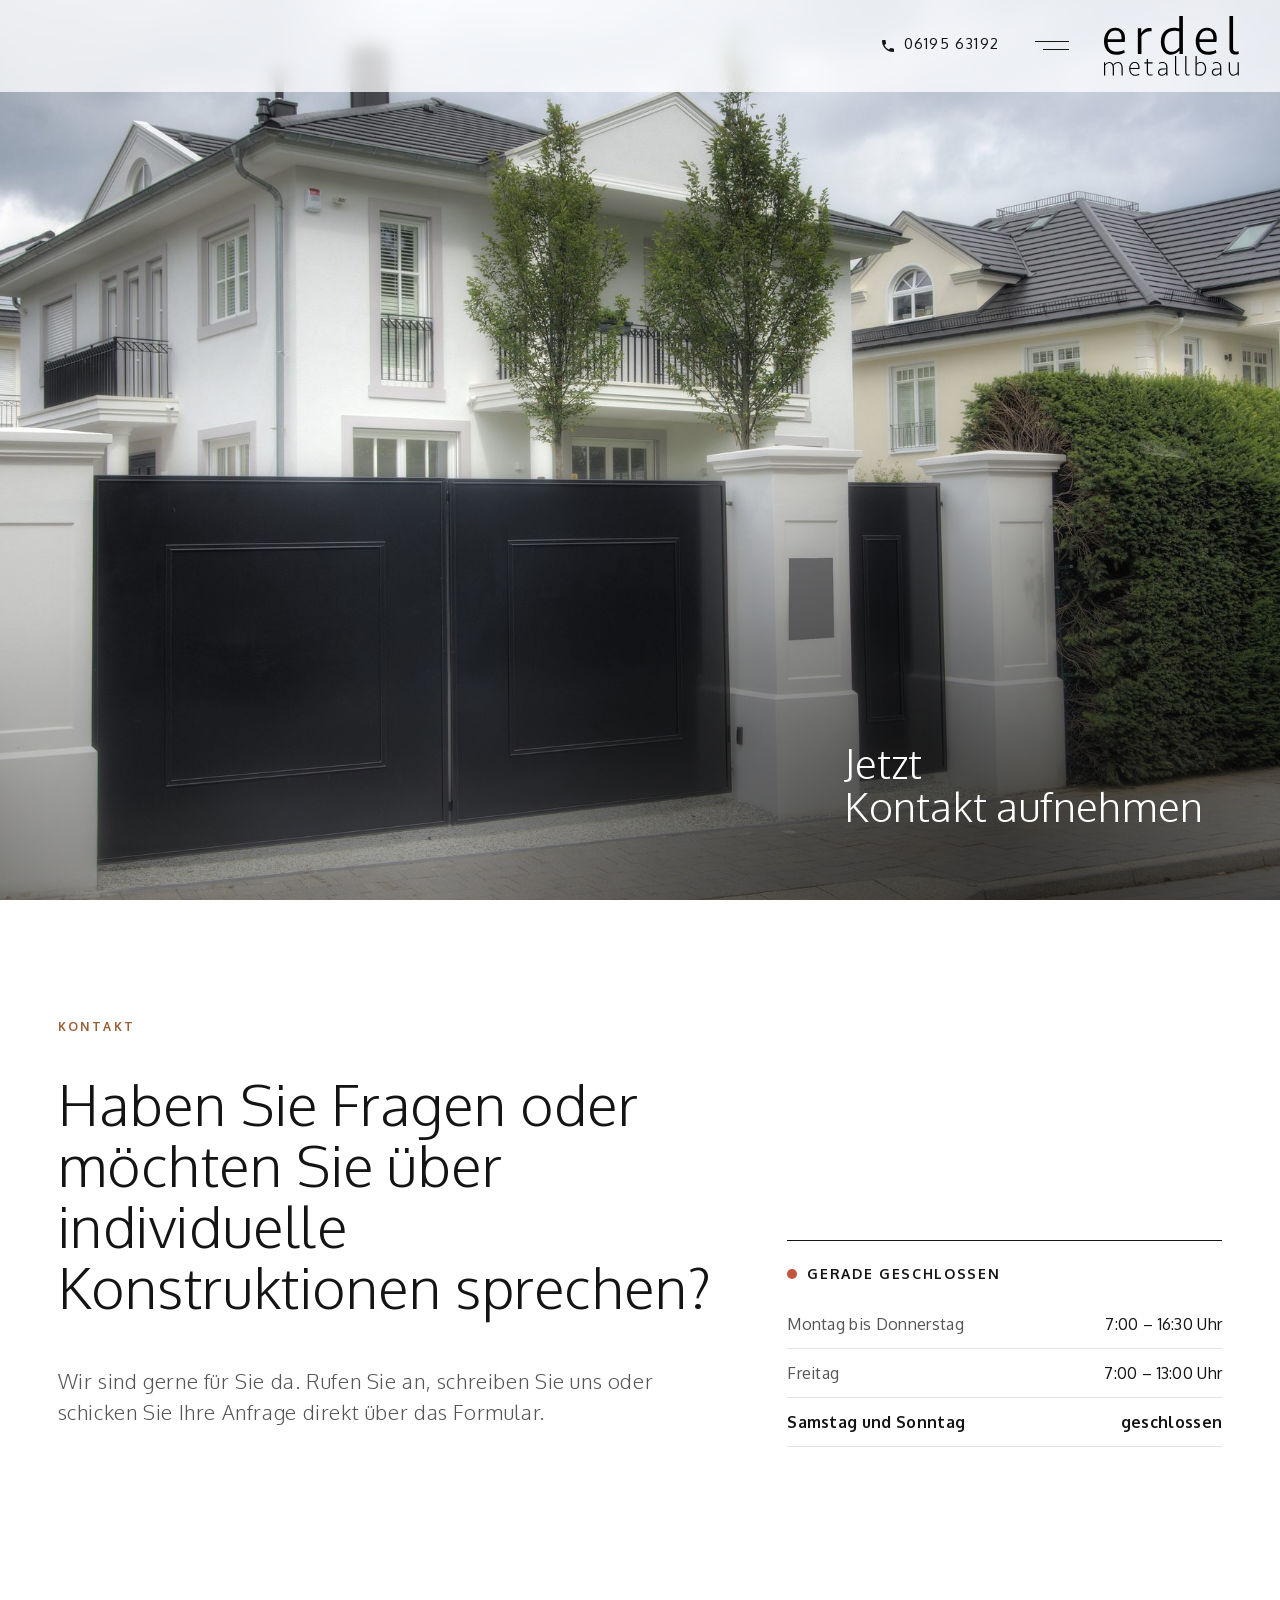
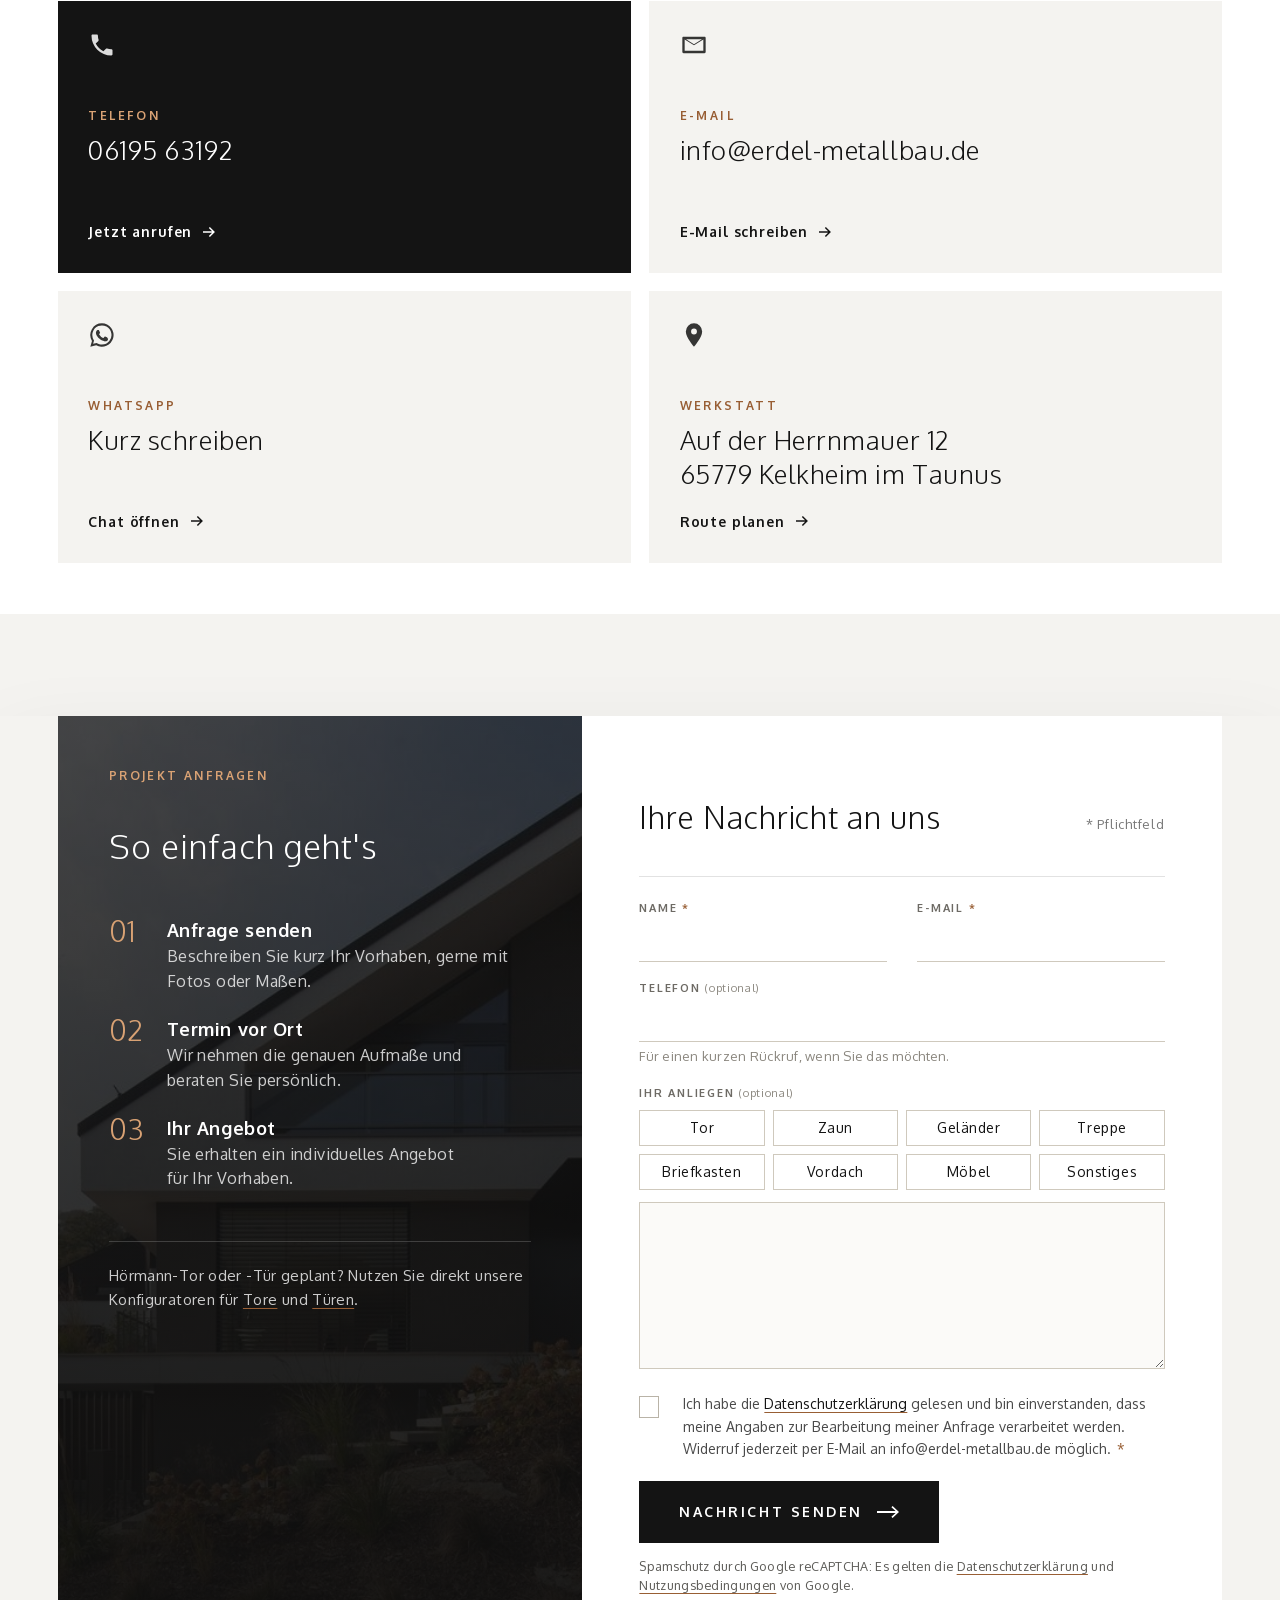
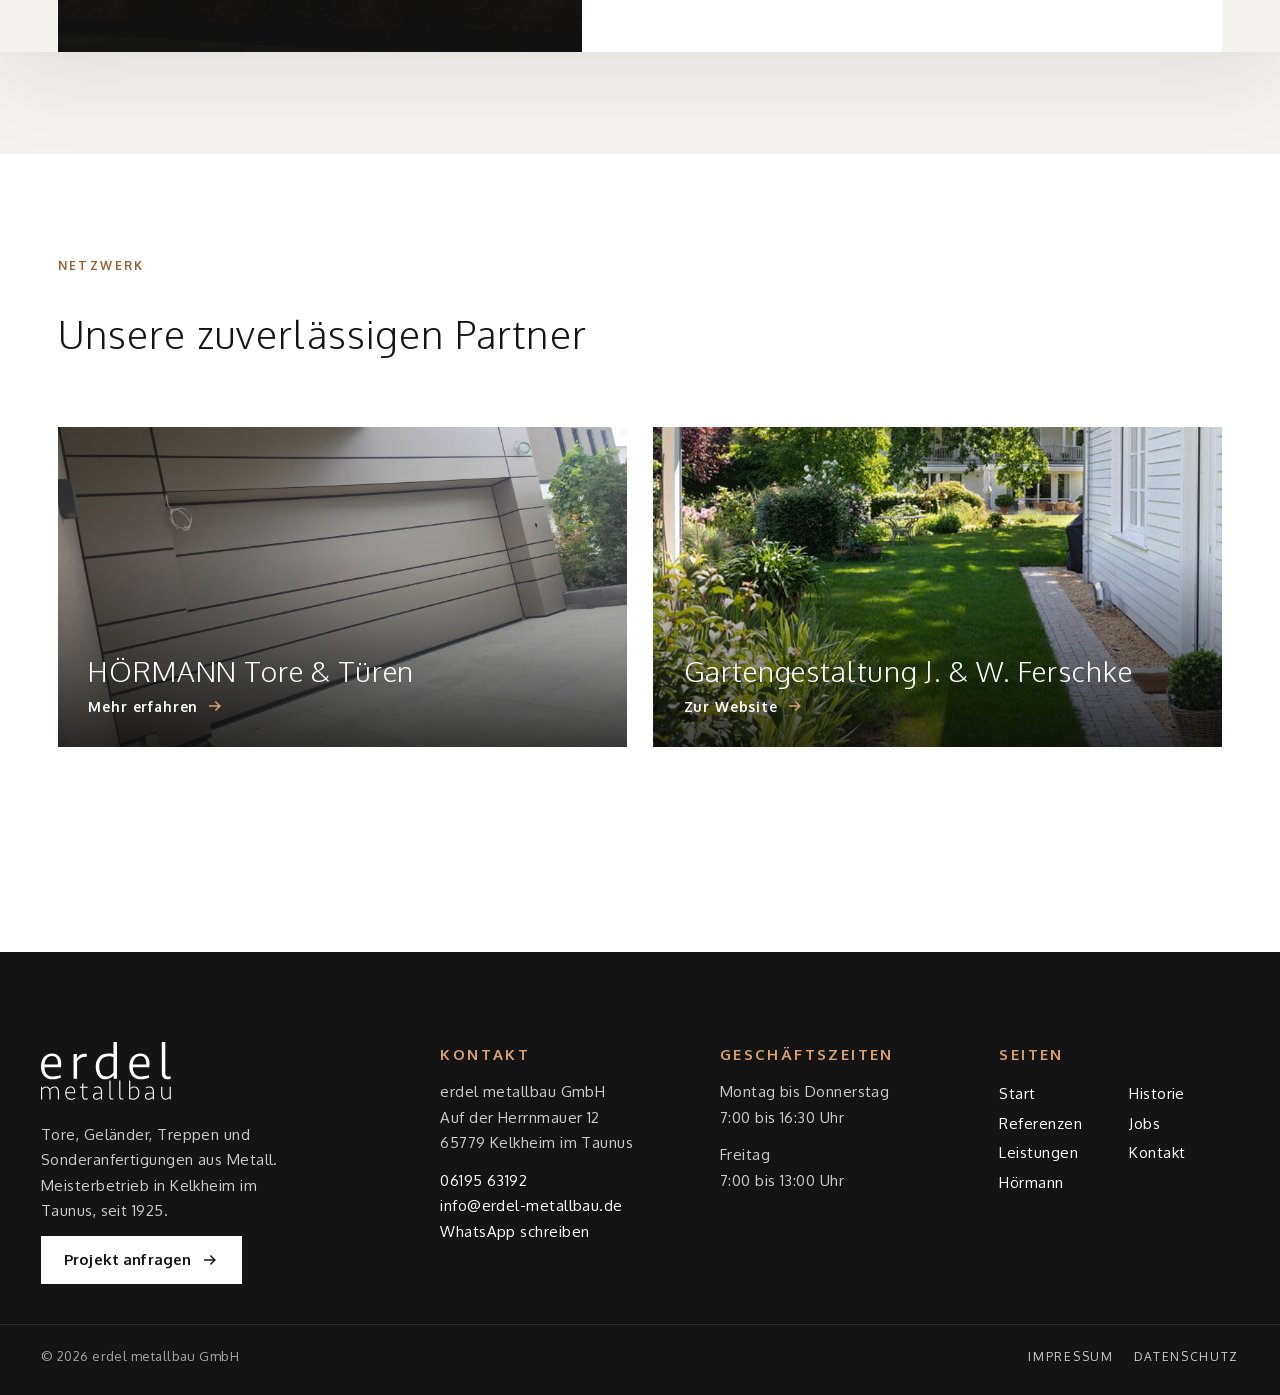
<file: kontakt/index.html>
<!doctype html>
<html lang="de">
<head>
    <meta charset="UTF-8">
    <meta name="viewport" content="width=device-width, initial-scale=1">
    <!-- Tile -->
    <!-- Favicon -->
    <link href="../favicon.ico" rel="icon" />
        <title>Kontakt &#8211; Erdel Metallbau</title>
<meta name='robots' content='noindex, nofollow' />
<style id="wp-img-auto-sizes-contain-inline-css">
img:is([sizes=auto i],[sizes^="auto," i]){contain-intrinsic-size:3000px 1500px}
/*# sourceURL=wp-img-auto-sizes-contain-inline-css */
</style>
<style id="wp-emoji-styles-inline-css">

	img.wp-smiley, img.emoji {
		display: inline !important;
		border: none !important;
		box-shadow: none !important;
		height: 1em !important;
		width: 1em !important;
		margin: 0 0.07em !important;
		vertical-align: -0.1em !important;
		background: none !important;
		padding: 0 !important;
	}
/*# sourceURL=wp-emoji-styles-inline-css */
</style>
<style id="wp-block-library-inline-css">
:root{--wp-block-synced-color:#7a00df;--wp-block-synced-color--rgb:122,0,223;--wp-bound-block-color:var(--wp-block-synced-color);--wp-editor-canvas-background:#ddd;--wp-admin-theme-color:#007cba;--wp-admin-theme-color--rgb:0,124,186;--wp-admin-theme-color-darker-10:#006ba1;--wp-admin-theme-color-darker-10--rgb:0,107,160.5;--wp-admin-theme-color-darker-20:#005a87;--wp-admin-theme-color-darker-20--rgb:0,90,135;--wp-admin-border-width-focus:2px}@media (min-resolution:192dpi){:root{--wp-admin-border-width-focus:1.5px}}.wp-element-button{cursor:pointer}:root .has-very-light-gray-background-color{background-color:#eee}:root .has-very-dark-gray-background-color{background-color:#313131}:root .has-very-light-gray-color{color:#eee}:root .has-very-dark-gray-color{color:#313131}:root .has-vivid-green-cyan-to-vivid-cyan-blue-gradient-background{background:linear-gradient(135deg,#00d084,#0693e3)}:root .has-purple-crush-gradient-background{background:linear-gradient(135deg,#34e2e4,#4721fb 50%,#ab1dfe)}:root .has-hazy-dawn-gradient-background{background:linear-gradient(135deg,#faaca8,#dad0ec)}:root .has-subdued-olive-gradient-background{background:linear-gradient(135deg,#fafae1,#67a671)}:root .has-atomic-cream-gradient-background{background:linear-gradient(135deg,#fdd79a,#004a59)}:root .has-nightshade-gradient-background{background:linear-gradient(135deg,#330968,#31cdcf)}:root .has-midnight-gradient-background{background:linear-gradient(135deg,#020381,#2874fc)}:root{--wp--preset--font-size--normal:16px;--wp--preset--font-size--huge:42px}.has-regular-font-size{font-size:1em}.has-larger-font-size{font-size:2.625em}.has-normal-font-size{font-size:var(--wp--preset--font-size--normal)}.has-huge-font-size{font-size:var(--wp--preset--font-size--huge)}:root .has-text-align-center{text-align:center}:root .has-text-align-left{text-align:left}:root .has-text-align-right{text-align:right}.has-fit-text{white-space:nowrap!important}#end-resizable-editor-section{display:none}.aligncenter{clear:both}.items-justified-left{justify-content:flex-start}.items-justified-center{justify-content:center}.items-justified-right{justify-content:flex-end}.items-justified-space-between{justify-content:space-between}.screen-reader-text{word-wrap:normal!important;border:0;clip-path:inset(50%);height:1px;margin:-1px;overflow:hidden;padding:0;position:absolute;width:1px;word-break:normal!important}.screen-reader-text:focus{background-color:#ddd;clip-path:none;color:#444;display:block;font-size:1em;height:auto;left:5px;line-height:normal;padding:15px 23px 14px;text-decoration:none;top:5px;width:auto;z-index:100000}html :where(.has-border-color){border-style:solid}html :where([style^=border-color],[style*=";border-color"],[style*="; border-color"]){border-style:solid}html :where([style^=border-top-color],[style*=";border-top-color"],[style*="; border-top-color"]){border-top-style:solid}html :where([style^=border-right-color],[style*=";border-right-color"],[style*="; border-right-color"]){border-right-style:solid}html :where([style^=border-bottom-color],[style*=";border-bottom-color"],[style*="; border-bottom-color"]){border-bottom-style:solid}html :where([style^=border-left-color],[style*=";border-left-color"],[style*="; border-left-color"]){border-left-style:solid}html :where([style^=border-width],[style*=";border-width"],[style*="; border-width"]){border-style:solid}html :where([style^=border-top-width],[style*=";border-top-width"],[style*="; border-top-width"]){border-top-style:solid}html :where([style^=border-right-width],[style*=";border-right-width"],[style*="; border-right-width"]){border-right-style:solid}html :where([style^=border-bottom-width],[style*=";border-bottom-width"],[style*="; border-bottom-width"]){border-bottom-style:solid}html :where([style^=border-left-width],[style*=";border-left-width"],[style*="; border-left-width"]){border-left-style:solid}html :where(img[class*=wp-image-]){height:auto;max-width:100%}:where(figure){margin:0 0 1em}html :where(.is-position-sticky){--wp-admin--admin-bar--position-offset:var(--wp-admin--admin-bar--height,0px)}@media screen and (max-width:600px){html :where(.is-position-sticky){--wp-admin--admin-bar--position-offset:0px}}

/*# sourceURL=/wp-includes/css/dist/block-library/common.min.css */
</style>
<style id="classic-theme-styles-inline-css">
/*! This file is auto-generated */
.wp-block-button__link{color:#fff;background-color:#32373c;border-radius:9999px;box-shadow:none;text-decoration:none;padding:calc(.667em + 2px) calc(1.333em + 2px);font-size:1.125em}.wp-block-file__button{background:#32373c;color:#fff;text-decoration:none}
/*# sourceURL=/wp-includes/css/classic-themes.min.css */
</style>

<style id="global-styles-inline-css">
:root{--wp--preset--aspect-ratio--square: 1;--wp--preset--aspect-ratio--4-3: 4/3;--wp--preset--aspect-ratio--3-4: 3/4;--wp--preset--aspect-ratio--3-2: 3/2;--wp--preset--aspect-ratio--2-3: 2/3;--wp--preset--aspect-ratio--16-9: 16/9;--wp--preset--aspect-ratio--9-16: 9/16;--wp--preset--color--black: #000000;--wp--preset--color--cyan-bluish-gray: #abb8c3;--wp--preset--color--white: #ffffff;--wp--preset--color--pale-pink: #f78da7;--wp--preset--color--vivid-red: #cf2e2e;--wp--preset--color--luminous-vivid-orange: #ff6900;--wp--preset--color--luminous-vivid-amber: #fcb900;--wp--preset--color--light-green-cyan: #7bdcb5;--wp--preset--color--vivid-green-cyan: #00d084;--wp--preset--color--pale-cyan-blue: #8ed1fc;--wp--preset--color--vivid-cyan-blue: #0693e3;--wp--preset--color--vivid-purple: #9b51e0;--wp--preset--gradient--vivid-cyan-blue-to-vivid-purple: linear-gradient(135deg,rgb(6,147,227) 0%,rgb(155,81,224) 100%);--wp--preset--gradient--light-green-cyan-to-vivid-green-cyan: linear-gradient(135deg,rgb(122,220,180) 0%,rgb(0,208,130) 100%);--wp--preset--gradient--luminous-vivid-amber-to-luminous-vivid-orange: linear-gradient(135deg,rgb(252,185,0) 0%,rgb(255,105,0) 100%);--wp--preset--gradient--luminous-vivid-orange-to-vivid-red: linear-gradient(135deg,rgb(255,105,0) 0%,rgb(207,46,46) 100%);--wp--preset--gradient--very-light-gray-to-cyan-bluish-gray: linear-gradient(135deg,rgb(238,238,238) 0%,rgb(169,184,195) 100%);--wp--preset--gradient--cool-to-warm-spectrum: linear-gradient(135deg,rgb(74,234,220) 0%,rgb(151,120,209) 20%,rgb(207,42,186) 40%,rgb(238,44,130) 60%,rgb(251,105,98) 80%,rgb(254,248,76) 100%);--wp--preset--gradient--blush-light-purple: linear-gradient(135deg,rgb(255,206,236) 0%,rgb(152,150,240) 100%);--wp--preset--gradient--blush-bordeaux: linear-gradient(135deg,rgb(254,205,165) 0%,rgb(254,45,45) 50%,rgb(107,0,62) 100%);--wp--preset--gradient--luminous-dusk: linear-gradient(135deg,rgb(255,203,112) 0%,rgb(199,81,192) 50%,rgb(65,88,208) 100%);--wp--preset--gradient--pale-ocean: linear-gradient(135deg,rgb(255,245,203) 0%,rgb(182,227,212) 50%,rgb(51,167,181) 100%);--wp--preset--gradient--electric-grass: linear-gradient(135deg,rgb(202,248,128) 0%,rgb(113,206,126) 100%);--wp--preset--gradient--midnight: linear-gradient(135deg,rgb(2,3,129) 0%,rgb(40,116,252) 100%);--wp--preset--font-size--small: 13px;--wp--preset--font-size--medium: 20px;--wp--preset--font-size--large: 36px;--wp--preset--font-size--x-large: 42px;--wp--preset--spacing--20: 0.44rem;--wp--preset--spacing--30: 0.67rem;--wp--preset--spacing--40: 1rem;--wp--preset--spacing--50: 1.5rem;--wp--preset--spacing--60: 2.25rem;--wp--preset--spacing--70: 3.38rem;--wp--preset--spacing--80: 5.06rem;--wp--preset--shadow--natural: 6px 6px 9px rgba(0, 0, 0, 0.2);--wp--preset--shadow--deep: 12px 12px 50px rgba(0, 0, 0, 0.4);--wp--preset--shadow--sharp: 6px 6px 0px rgba(0, 0, 0, 0.2);--wp--preset--shadow--outlined: 6px 6px 0px -3px rgb(255, 255, 255), 6px 6px rgb(0, 0, 0);--wp--preset--shadow--crisp: 6px 6px 0px rgb(0, 0, 0);}.wp-block-button{--wp--preset--dimension--25: 25%;--wp--preset--dimension--50: 50%;--wp--preset--dimension--75: 75%;--wp--preset--dimension--100: 100%;}:where(body) { margin: 0; }:where(.is-layout-flex){gap: 0.5em;}:where(.is-layout-grid){gap: 0.5em;}body .is-layout-flex{display: flex;}.is-layout-flex{flex-wrap: wrap;align-items: center;}.is-layout-flex > :is(*, div){margin: 0;}body .is-layout-grid{display: grid;}.is-layout-grid > :is(*, div){margin: 0;}body{padding-top: 0px;padding-right: 0px;padding-bottom: 0px;padding-left: 0px;}:root :where(.wp-element-button, .wp-block-button__link){background-color: #32373c;border-width: 0;color: #fff;font-family: inherit;font-size: inherit;font-style: inherit;font-weight: inherit;letter-spacing: inherit;line-height: inherit;padding-top: calc(0.667em + 2px);padding-right: calc(1.333em + 2px);padding-bottom: calc(0.667em + 2px);padding-left: calc(1.333em + 2px);text-decoration: none;text-transform: inherit;}.has-black-color{color: var(--wp--preset--color--black) !important;}.has-cyan-bluish-gray-color{color: var(--wp--preset--color--cyan-bluish-gray) !important;}.has-white-color{color: var(--wp--preset--color--white) !important;}.has-pale-pink-color{color: var(--wp--preset--color--pale-pink) !important;}.has-vivid-red-color{color: var(--wp--preset--color--vivid-red) !important;}.has-luminous-vivid-orange-color{color: var(--wp--preset--color--luminous-vivid-orange) !important;}.has-luminous-vivid-amber-color{color: var(--wp--preset--color--luminous-vivid-amber) !important;}.has-light-green-cyan-color{color: var(--wp--preset--color--light-green-cyan) !important;}.has-vivid-green-cyan-color{color: var(--wp--preset--color--vivid-green-cyan) !important;}.has-pale-cyan-blue-color{color: var(--wp--preset--color--pale-cyan-blue) !important;}.has-vivid-cyan-blue-color{color: var(--wp--preset--color--vivid-cyan-blue) !important;}.has-vivid-purple-color{color: var(--wp--preset--color--vivid-purple) !important;}.has-black-background-color{background-color: var(--wp--preset--color--black) !important;}.has-cyan-bluish-gray-background-color{background-color: var(--wp--preset--color--cyan-bluish-gray) !important;}.has-white-background-color{background-color: var(--wp--preset--color--white) !important;}.has-pale-pink-background-color{background-color: var(--wp--preset--color--pale-pink) !important;}.has-vivid-red-background-color{background-color: var(--wp--preset--color--vivid-red) !important;}.has-luminous-vivid-orange-background-color{background-color: var(--wp--preset--color--luminous-vivid-orange) !important;}.has-luminous-vivid-amber-background-color{background-color: var(--wp--preset--color--luminous-vivid-amber) !important;}.has-light-green-cyan-background-color{background-color: var(--wp--preset--color--light-green-cyan) !important;}.has-vivid-green-cyan-background-color{background-color: var(--wp--preset--color--vivid-green-cyan) !important;}.has-pale-cyan-blue-background-color{background-color: var(--wp--preset--color--pale-cyan-blue) !important;}.has-vivid-cyan-blue-background-color{background-color: var(--wp--preset--color--vivid-cyan-blue) !important;}.has-vivid-purple-background-color{background-color: var(--wp--preset--color--vivid-purple) !important;}.has-black-border-color{border-color: var(--wp--preset--color--black) !important;}.has-cyan-bluish-gray-border-color{border-color: var(--wp--preset--color--cyan-bluish-gray) !important;}.has-white-border-color{border-color: var(--wp--preset--color--white) !important;}.has-pale-pink-border-color{border-color: var(--wp--preset--color--pale-pink) !important;}.has-vivid-red-border-color{border-color: var(--wp--preset--color--vivid-red) !important;}.has-luminous-vivid-orange-border-color{border-color: var(--wp--preset--color--luminous-vivid-orange) !important;}.has-luminous-vivid-amber-border-color{border-color: var(--wp--preset--color--luminous-vivid-amber) !important;}.has-light-green-cyan-border-color{border-color: var(--wp--preset--color--light-green-cyan) !important;}.has-vivid-green-cyan-border-color{border-color: var(--wp--preset--color--vivid-green-cyan) !important;}.has-pale-cyan-blue-border-color{border-color: var(--wp--preset--color--pale-cyan-blue) !important;}.has-vivid-cyan-blue-border-color{border-color: var(--wp--preset--color--vivid-cyan-blue) !important;}.has-vivid-purple-border-color{border-color: var(--wp--preset--color--vivid-purple) !important;}.has-vivid-cyan-blue-to-vivid-purple-gradient-background{background: var(--wp--preset--gradient--vivid-cyan-blue-to-vivid-purple) !important;}.has-light-green-cyan-to-vivid-green-cyan-gradient-background{background: var(--wp--preset--gradient--light-green-cyan-to-vivid-green-cyan) !important;}.has-luminous-vivid-amber-to-luminous-vivid-orange-gradient-background{background: var(--wp--preset--gradient--luminous-vivid-amber-to-luminous-vivid-orange) !important;}.has-luminous-vivid-orange-to-vivid-red-gradient-background{background: var(--wp--preset--gradient--luminous-vivid-orange-to-vivid-red) !important;}.has-very-light-gray-to-cyan-bluish-gray-gradient-background{background: var(--wp--preset--gradient--very-light-gray-to-cyan-bluish-gray) !important;}.has-cool-to-warm-spectrum-gradient-background{background: var(--wp--preset--gradient--cool-to-warm-spectrum) !important;}.has-blush-light-purple-gradient-background{background: var(--wp--preset--gradient--blush-light-purple) !important;}.has-blush-bordeaux-gradient-background{background: var(--wp--preset--gradient--blush-bordeaux) !important;}.has-luminous-dusk-gradient-background{background: var(--wp--preset--gradient--luminous-dusk) !important;}.has-pale-ocean-gradient-background{background: var(--wp--preset--gradient--pale-ocean) !important;}.has-electric-grass-gradient-background{background: var(--wp--preset--gradient--electric-grass) !important;}.has-midnight-gradient-background{background: var(--wp--preset--gradient--midnight) !important;}.has-small-font-size{font-size: var(--wp--preset--font-size--small) !important;}.has-medium-font-size{font-size: var(--wp--preset--font-size--medium) !important;}.has-large-font-size{font-size: var(--wp--preset--font-size--large) !important;}.has-x-large-font-size{font-size: var(--wp--preset--font-size--x-large) !important;}
/*# sourceURL=global-styles-inline-css */
</style>

<link rel='stylesheet' id='wp-style-css' href='../wp-content/themes/erdel/assets/styles/style.min.css' media='all' />
<meta name="generator" content="WordPress 7.1.3" />

<link rel='stylesheet' id='forminator-module-css-691-css' href='../wp-content/uploads/forminator/css/style-691.css' media='all' />
<link rel='stylesheet' id='forminator-icons-css' href='../wp-content/plugins/forminator/assets/forminator-ui/css/forminator-icons.min.css' media='all' />
<link rel='stylesheet' id='forminator-utilities-css' href='../wp-content/plugins/forminator/assets/forminator-ui/css/src/forminator-utilities.min.css' media='all' />
<link rel='stylesheet' id='forminator-grid-default-css' href='../wp-content/plugins/forminator/assets/forminator-ui/css/src/grid/forminator-grid.open.min.css' media='all' />
<link rel='stylesheet' id='forminator-forms-default-base-css' href='../wp-content/plugins/forminator/assets/forminator-ui/css/src/form/forminator-form-default.base.min.css' media='all' />
<link rel='stylesheet' id='intlTelInput-forminator-css-css' href='../wp-content/plugins/forminator/assets/css/intlTelInput.min.css' media='all' />
<link rel='stylesheet' id='buttons-css' href='../wp-includes/css/buttons.min.css' media='all' />

<link rel="preload" href="../nxm/fonts/oxygen-300-latin.woff2" as="font" type="font/woff2" crossorigin>
<link rel="preload" href="../nxm/fonts/oxygen-400-latin.woff2" as="font" type="font/woff2" crossorigin>
<link rel="preload" href="../nxm/fonts/oxygen-700-latin.woff2" as="font" type="font/woff2" crossorigin>
<link rel="stylesheet" href="../nxm/nxm.css?v=56">
<meta name="theme-color" content="#141414">
</head>
<body class="nxm-hero wp-singular page-template page-template-page-full-width-image page-template-page-full-width-image-php page page-id-96 wp-theme-erdel">
        <div id="page" class="site">
        <!-- nxm:header -->
<a class="nxm-skip" href="#content">Zum Inhalt springen</a>
<header class="nxm-head" id="nxm-head">
  <div class="nxm-head__right">
    <a class="nxm-head__tel" href="tel:+49619563192"><svg viewBox="0 0 24 24" aria-hidden="true"><path d="M6.6 10.8a15.1 15.1 0 0 0 6.6 6.6l2.2-2.2c.3-.3.7-.4 1-.2 1.1.4 2.3.6 3.6.6.6 0 1 .4 1 1V20c0 .6-.4 1-1 1A17 17 0 0 1 3 4c0-.6.4-1 1-1h3.5c.6 0 1 .4 1 1 0 1.3.2 2.5.6 3.6.1.3 0 .7-.2 1l-2.3 2.2z"/></svg><span>06195&nbsp;63192</span></a>
    <button class="nxm-burger" type="button" aria-expanded="false" aria-controls="nxm-menu" aria-label="Menü öffnen">
      <span class="nxm-burger__icon" aria-hidden="true"><i></i><i></i></span>
    </button>
    <a class="nxm-head__logo" href="../" aria-label="erdel metallbau – zur Startseite">
      <img src="../wp-content/themes/erdel/assets/images/logo.svg" alt="erdel metallbau" width="170" height="52">
    </a>
  </div>
</header>
<div class="nxm-menu" id="nxm-menu" role="dialog" aria-modal="true" aria-label="Hauptmenü" aria-hidden="true">
  <div class="nxm-menu__bg" aria-hidden="true"><img src="../nxm/img/tor-villa.jpg" alt="" decoding="async" data-nxm-img="0"><img src="../nxm/img/zaun-lamellen.jpg" alt="" decoding="async" data-nxm-img="1"><img src="../nxm/img/tor-anthrazit.jpg" alt="" decoding="async" data-nxm-img="2"><img src="../nxm/img/eingang-anthrazit.jpg" alt="" decoding="async" data-nxm-img="3"><img src="../nxm/img/balkon-altbau.jpg" alt="" decoding="async" data-nxm-img="4"><img src="../nxm/img/montage-transporter.jpg" alt="" decoding="async" data-nxm-img="5"><img src="../nxm/img/haus-terrasse.jpg" alt="" decoding="async" data-nxm-img="6" class=is-active></div>
  <div class="nxm-menu__inner">
    <nav class="nxm-menu__nav" aria-label="Hauptnavigation"><ul><li style="--i:0"><a href="../" data-nxm-img="0">Start</a></li><li style="--i:1"><a href="../referenzen/" data-nxm-img="1">Referenzen</a></li><li style="--i:2"><a href="../leistungen/" data-nxm-img="2">Leistungen</a></li><li style="--i:3"><a href="../hoermann/" data-nxm-img="3">Hörmann</a></li><li style="--i:4"><a href="../historie/" data-nxm-img="4">Historie</a></li><li style="--i:5"><a href="../jobs/" data-nxm-img="5">Jobs</a></li><li style="--i:6"><a href="../kontakt/" data-nxm-img="6" aria-current="page">Kontakt</a></li></ul></nav>
    <a class="nxm-menu__cta" href="../kontakt/"><span aria-hidden="true">&gt;</span> Kontaktformular</a>
  </div>
  <div class="nxm-menu__foot">
    <p>Auf der Herrnmauer 12, 65779 Kelkheim im Taunus<br>
      <a href="tel:+49619563192">+49 (0)&nbsp;6195-63192</a> · <a href="mailto:info@erdel-metallbau.de">info@erdel-metallbau.de</a> · <a href="https://wa.me/49619563192" target="_blank" rel="noopener">WhatsApp</a></p>
    <p class="nxm-menu__legal"><a href="../impressum/">Impressum</a><a href="../datenschutzerklaerung/">Datenschutz</a></p>
  </div>
  <p class="nxm-menu__claim" aria-hidden="true">geradlinig<br>modern<br>individuell</p>
</div>
<!-- /nxm:header -->
<div id="content" class="site-content">
    <div id="content-main" class="site-main">
        <main id="main" class="main-content">
                        <header class="main-header featured-full-width-img  bg-dark text-light mb-3" style="background-image: url('../nxm/img/tor-villa.jpg')">
                <div class="container h-100 d-flex align-items-end pb-3 ms-auto p-2 bd-highlight">
                        <h1 style="--seg:8.721">Jetzt Kontakt&nbsp;aufnehmen</h1>
                    <!--<h1 class="main-title text-right">Kontakt</h1>-->
                  
                 
                </div>
            </header>
        
                                <div class="main-body">
<!-- nxm:seite -->
<section class="x-section x-intro">
  <div class="x-wrap x-split">
    <div>
      <p class="x-eyebrow">Kontakt</p>
      <h2 class="x-display">Haben Sie Fragen oder möchten Sie über individuelle Konstruktionen&nbsp;sprechen?</h2>
      <p class="x-lead">Wir sind gerne für Sie da. Rufen Sie an, schreiben Sie uns oder schicken Sie Ihre Anfrage direkt über das&nbsp;Formular.</p>
    </div>
    <div class="x-hours" data-nxm-open>
  <p class="x-status"><span class="x-dot"></span><span class="x-status__text">Geschäftszeiten</span></p>
  <dl>
    <div data-days="1,2,3,4"><dt>Montag bis Donnerstag</dt><dd>7:00 – 16:30 Uhr</dd></div>
    <div data-days="5"><dt>Freitag</dt><dd>7:00 – 13:00 Uhr</dd></div>
    <div data-days="0,6"><dt>Samstag und Sonntag</dt><dd>geschlossen</dd></div>
  </dl>
</div>
  </div>
</section>

<section class="x-section x-section--tight">
  <div class="x-wrap">
    <div class="x-tiles">
      <a class="x-tile x-tile--dark" href="tel:+49619563192"><svg viewBox="0 0 24 24" aria-hidden="true"><path d="M6.6 10.8a15.1 15.1 0 0 0 6.6 6.6l2.2-2.2c.3-.3.7-.4 1-.2 1.1.4 2.3.6 3.6.6.6 0 1 .4 1 1V20c0 .6-.4 1-1 1A17 17 0 0 1 3 4c0-.6.4-1 1-1h3.5c.6 0 1 .4 1 1 0 1.3.2 2.5.6 3.6.1.3 0 .7-.2 1l-2.3 2.2z"/></svg><span class="x-tile__label">Telefon</span><span class="x-tile__value">06195 63192</span><span class="x-tile__cta">Jetzt anrufen <svg viewBox="0 0 24 24" aria-hidden="true"><path d="M13.2 5.3 19.9 12l-6.7 6.7-1.4-1.4 4.3-4.3H4v-2h12.1l-4.3-4.3z"/></svg></span></a>
      <a class="x-tile" href="mailto:info@erdel-metallbau.de"><svg viewBox="0 0 24 24" aria-hidden="true"><path d="M3 5h18c.6 0 1 .4 1 1v12c0 .6-.4 1-1 1H3a1 1 0 0 1-1-1V6c0-.6.4-1 1-1zm9 7.3L4 7.2V17h16V7.2l-8 5.1zM5.2 7l6.8 4.3L18.8 7H5.2z"/></svg><span class="x-tile__label">E-Mail</span><span class="x-tile__value x-tile__value--sm">info@erdel-metallbau.de</span><span class="x-tile__cta">E-Mail schreiben <svg viewBox="0 0 24 24" aria-hidden="true"><path d="M13.2 5.3 19.9 12l-6.7 6.7-1.4-1.4 4.3-4.3H4v-2h12.1l-4.3-4.3z"/></svg></span></a>
      <a class="x-tile" href="https://wa.me/49619563192" target="_blank" rel="noopener"><svg viewBox="0 0 24 24" aria-hidden="true"><path d="M12 2a10 10 0 0 0-8.6 15.1L2 22l5-1.3A10 10 0 1 0 12 2zm0 18.2c-1.5 0-3-.4-4.3-1.2l-.3-.2-3 .8.8-2.9-.2-.3A8.2 8.2 0 1 1 12 20.2zm4.5-6.1c-.2-.1-1.5-.7-1.7-.8-.2-.1-.4-.1-.6.1l-.8 1c-.1.2-.3.2-.5.1a6.7 6.7 0 0 1-3.3-2.9c-.2-.4.2-.4.7-1.3.1-.2 0-.3 0-.4l-.8-1.8c-.2-.5-.4-.4-.6-.4h-.5a1 1 0 0 0-.7.3 3 3 0 0 0-.9 2.2c0 1.3.9 2.5 1 2.7.1.2 1.8 2.8 4.4 3.9 1.6.7 2.3.8 3.1.6.5-.1 1.5-.6 1.7-1.2.2-.6.2-1.1.2-1.2-.1-.1-.3-.2-.5-.3z"/></svg><span class="x-tile__label">WhatsApp</span><span class="x-tile__value">Kurz&nbsp;schreiben</span><span class="x-tile__cta">Chat öffnen <svg viewBox="0 0 24 24" aria-hidden="true"><path d="M13.2 5.3 19.9 12l-6.7 6.7-1.4-1.4 4.3-4.3H4v-2h12.1l-4.3-4.3z"/></svg></span></a>
      <a class="x-tile" href="https://www.google.com/maps/search/?api=1&query=Auf+der+Herrnmauer+12,+65779+Kelkheim+im+Taunus" target="_blank" rel="noopener"><svg viewBox="0 0 24 24" aria-hidden="true"><path d="M12 2a7 7 0 0 1 7 7c0 5.2-7 13-7 13S5 14.2 5 9a7 7 0 0 1 7-7zm0 4.5A2.5 2.5 0 1 0 12 11.5 2.5 2.5 0 0 0 12 6.5z"/></svg><span class="x-tile__label">Werkstatt</span><span class="x-tile__value x-tile__value--sm">Auf der Herrnmauer 12<br>65779 Kelkheim im&nbsp;Taunus</span><span class="x-tile__cta">Route planen <svg viewBox="0 0 24 24" aria-hidden="true"><path d="M13.2 5.3 19.9 12l-6.7 6.7-1.4-1.4 4.3-4.3H4v-2h12.1l-4.3-4.3z"/></svg></span></a>
    </div>
  </div>
</section>

<section class="x-section x-formsec" id="anfrage">
  <div class="x-wrap x-formgrid">
    <aside class="x-formside">
      <img src="../nxm/img/haus-giebel.jpg" alt="Wohnhaus mit Metallarbeiten von erdel metallbau" loading="lazy">
      <div class="x-formside__body">
        <p class="x-eyebrow x-eyebrow--light">Projekt anfragen</p>
        <h2>So einfach&nbsp;geht's</h2>
        <ol class="x-steps">
          <li><strong>Anfrage senden</strong><span>Beschreiben Sie kurz Ihr Vorhaben, gerne mit Fotos oder&nbsp;Maßen.</span></li>
          <li><strong>Termin vor Ort</strong><span>Wir nehmen die genauen Aufmaße und beraten Sie&nbsp;persönlich.</span></li>
          <li><strong>Ihr Angebot</strong><span>Sie erhalten ein individuelles Angebot für Ihr&nbsp;Vorhaben.</span></li>
        </ol>
        <p class="x-formside__hint">Hörmann-Tor oder -Tür geplant? Nutzen Sie direkt unsere Konfiguratoren für <a href="../konfiguration-tore/">Tore</a> und <a href="../konfiguration-tueren/">Türen</a>.</p>
      </div>
    </aside>
    <div class="x-formcard">
      <div class="x-formcard__head"><h2>Ihre Nachricht an&nbsp;uns</h2><p class="x-formcard__req"><span aria-hidden="true">*</span> Pflichtfeld</p></div>
      <form
				id="forminator-module-691"
				class="forminator-ui x-slim forminator-custom-form forminator-custom-form-691 forminator-design--default  forminator_ajax"
				method="post"
				enctype="multipart/form-data"
				data-forminator-render="0"
				data-form-id="691"
				
				data-design="default"
				
				
				
				data-grid="open"
				
				
				style="display: none;"
				
				data-uid="6ad1bf041a46b"
			 data-nxm-preview data-nxm-form="kontakt" data-sitekey="6LcFYwguAAAAAGK_DEib7C3vsCw5pd0PJV_a94Z1" action="/anfrage.php"><div class="forminator-response-message forminator-error" aria-hidden="true"></div><div class="forminator-row"><div id="name-1" class="forminator-col forminator-col-6"><div class="forminator-field"><label for="f-name-1" class="forminator-label">Name <span class="forminator-required">*</span></label><input type="text" name="name-1" id="f-name-1" class="forminator-input" autocomplete="name" required aria-required="true" /></div></div><div id="email-1" class="forminator-col forminator-col-6"><div class="forminator-field"><label for="f-email-1" class="forminator-label">E-Mail <span class="forminator-required">*</span></label><input type="email" name="email-1" id="f-email-1" class="forminator-input" autocomplete="email" required aria-required="true" /></div></div></div><div class="forminator-row"><div id="phone-1" class="forminator-col forminator-col-12 x-full"><div class="forminator-field"><label for="f-phone-1" class="forminator-label">Telefon <span class="x-opt">(optional)</span></label><input type="tel" name="phone-1" id="f-phone-1" class="forminator-input" autocomplete="tel" /><span class="forminator-description x-hint">Für einen kurzen Rückruf, wenn Sie das&nbsp;möchten.</span></div></div></div><div class="forminator-row"><div id="textarea-1" class="forminator-col forminator-col-12 x-full"><div class="forminator-field"><label for="f-textarea-1" class="forminator-label">Ihr Anliegen <span class="x-opt">(optional)</span></label><textarea name="textarea-1" id="f-textarea-1" class="forminator-textarea" rows="5" maxlength="1500"></textarea></div></div></div><div class="forminator-row nxm-consent-row"><div id="nxm-consent" class="forminator-col forminator-col-12 x-full"><div class="forminator-field"><label class="forminator-checkbox nxm-consent"><input type="checkbox" name="datenschutz" value="Ja" required data-nxm-consent><span class="forminator-checkbox-box" aria-hidden="true"></span><span class="forminator-checkbox-label">Ich habe die <a href="../datenschutzerklaerung/" target="_blank" rel="noopener">Datenschutzerklärung</a> gelesen und bin einverstanden, dass meine Angaben zur Bearbeitung meiner Anfrage verarbeitet werden. Widerruf jederzeit per E-Mail an <span class="nxm-nowrap">info@erdel-metallbau.de</span> möglich.&nbsp;<span class="forminator-required">*</span></span></label><p class="nxm-consent__error" role="alert" hidden>Bitte bestätigen Sie die Datenschutzerklärung, damit wir Ihre Anfrage bearbeiten&nbsp;dürfen.</p></div></div></div><div class="forminator-row forminator-row-last"><div class="forminator-col x-full"><div class="forminator-field"><button class="forminator-button forminator-button-submit">Nachricht senden</button><p class="nxm-captcha">Spamschutz durch Google reCAPTCHA: Es gelten die <a href="https://policies.google.com/privacy?hl=de" target="_blank" rel="noopener">Datenschutzerklärung</a> und <a href="https://policies.google.com/terms?hl=de" target="_blank" rel="noopener">Nutzungs&shy;bedingungen</a> von&nbsp;Google.</p></div></div></div><input type="hidden" name="nxm_form" value="kontakt"><input type="hidden" name="nxm_t" value=""><div class="nxm-hp" aria-hidden="true"><label for="f-website-kontakt">Website</label><input type="text" id="f-website-kontakt" name="website" tabindex="-1" autocomplete="off"></div></form>
    </div>
  </div>
</section>

<section class="x-section">
  <div class="x-wrap">
    <p class="x-eyebrow">Netzwerk</p>
    <h2 class="x-h2">Unsere zuverlässigen&nbsp;Partner</h2>
    <div class="x-partners">
      <a class="x-partner" href="../hoermann/">
        <img src="../nxm/img/garagentor-verkleidet-2.jpg" alt="Hörmann-Garagentor" loading="lazy">
        <span class="x-partner__body"><span class="x-partner__name">HÖRMANN Tore &amp;&nbsp;Türen</span><span class="x-partner__cta">Mehr erfahren <svg viewBox="0 0 24 24" aria-hidden="true"><path d="M13.2 5.3 19.9 12l-6.7 6.7-1.4-1.4 4.3-4.3H4v-2h12.1l-4.3-4.3z"/></svg></span></span>
      </a>
      <a class="x-partner" href="https://www.galabau-ferschke.de/" target="_blank" rel="noopener">
        <img src="../wp-content/uploads/2022/10/PartnerFerschke.jpg" alt="Gartengestaltung J. &amp; W. Ferschke" loading="lazy">
        <span class="x-partner__body"><span class="x-partner__name">Gartengestaltung J. &amp; W.&nbsp;Ferschke</span><span class="x-partner__cta">Zur Website <svg viewBox="0 0 24 24" aria-hidden="true"><path d="M13.2 5.3 19.9 12l-6.7 6.7-1.4-1.4 4.3-4.3H4v-2h12.1l-4.3-4.3z"/></svg></span></span>
      </a>
    </div>
  </div>
</section>
<!-- /nxm:seite -->
</div>
<footer class="main-footer">
                    <!-- SPACER -->
                </footer>
                          
            
        </main>
    </div>
</div>
        <!-- nxm:footer -->
<footer class="nxm-foot">
  <div class="nxm-foot__inner">
    <div class="nxm-foot__brand">
      <img src="../wp-content/themes/erdel/assets/images/logo.svg" alt="erdel metallbau" width="190" height="58" loading="lazy">
      <p>Tore, Geländer, Treppen und Sonderanfertigungen aus Metall. Meisterbetrieb in Kelkheim im Taunus, seit&nbsp;1925.</p>
      <a class="nxm-btn nxm-btn--light" href="../kontakt/">Projekt anfragen <svg viewBox="0 0 24 24" aria-hidden="true"><path d="M13.2 5.3 19.9 12l-6.7 6.7-1.4-1.4 4.3-4.3H4v-2h12.1l-4.3-4.3z"/></svg></a>
    </div>
    <div class="nxm-foot__col">
      <p class="nxm-eyebrow">Kontakt</p>
      <address>erdel metallbau GmbH<br>Auf der Herrnmauer 12<br>65779 Kelkheim im Taunus</address>
      <a href="tel:+49619563192">06195&nbsp;63192</a><br>
      <a href="mailto:info@erdel-metallbau.de">info@erdel-metallbau.de</a><br>
      <a href="https://wa.me/49619563192" target="_blank" rel="noopener">WhatsApp schreiben</a>
    </div>
    <div class="nxm-foot__col">
      <p class="nxm-eyebrow">Geschäftszeiten</p>
      <p>Montag bis Donnerstag<br>7:00 bis 16:30&nbsp;Uhr</p>
      <p>Freitag<br>7:00 bis 13:00&nbsp;Uhr</p>
    </div>
    <div class="nxm-foot__col">
      <p class="nxm-eyebrow">Seiten</p>
      <ul><li><a href="../">Start</a></li><li><a href="../referenzen/">Referenzen</a></li><li><a href="../leistungen/">Leistungen</a></li><li><a href="../hoermann/">Hörmann</a></li><li><a href="../historie/">Historie</a></li><li><a href="../jobs/">Jobs</a></li><li><a href="../kontakt/">Kontakt</a></li></ul>
    </div>
  </div>
  <div class="nxm-foot__bar">
    <span>© 2026 erdel metallbau&nbsp;GmbH</span>
    <span><a href="../impressum/">Impressum</a><a href="../datenschutzerklaerung/">Datenschutz</a></span>
  </div>
</footer>
<!-- /nxm:footer -->
<!-- nxm:actions -->
<nav class="nxm-actions" aria-label="Schnellkontakt">
  <a href="tel:+49619563192"><svg viewBox="0 0 24 24" aria-hidden="true"><path d="M6.6 10.8a15.1 15.1 0 0 0 6.6 6.6l2.2-2.2c.3-.3.7-.4 1-.2 1.1.4 2.3.6 3.6.6.6 0 1 .4 1 1V20c0 .6-.4 1-1 1A17 17 0 0 1 3 4c0-.6.4-1 1-1h3.5c.6 0 1 .4 1 1 0 1.3.2 2.5.6 3.6.1.3 0 .7-.2 1l-2.3 2.2z"/></svg><span>Anrufen</span></a>
  <a href="https://wa.me/49619563192" target="_blank" rel="noopener"><svg viewBox="0 0 24 24" aria-hidden="true"><path d="M12 2a10 10 0 0 0-8.6 15.1L2 22l5-1.3A10 10 0 1 0 12 2zm0 18.2c-1.5 0-3-.4-4.3-1.2l-.3-.2-3 .8.8-2.9-.2-.3A8.2 8.2 0 1 1 12 20.2zm4.5-6.1c-.2-.1-1.5-.7-1.7-.8-.2-.1-.4-.1-.6.1l-.8 1c-.1.2-.3.2-.5.1a6.7 6.7 0 0 1-3.3-2.9c-.2-.4.2-.4.7-1.3.1-.2 0-.3 0-.4l-.8-1.8c-.2-.5-.4-.4-.6-.4h-.5a1 1 0 0 0-.7.3 3 3 0 0 0-.9 2.2c0 1.3.9 2.5 1 2.7.1.2 1.8 2.8 4.4 3.9 1.6.7 2.3.8 3.1.6.5-.1 1.5-.6 1.7-1.2.2-.6.2-1.1.2-1.2-.1-.1-.3-.2-.5-.3z"/></svg><span>WhatsApp</span></a>
  <a href="../kontakt/" class="is-primary"><svg viewBox="0 0 24 24" aria-hidden="true"><path d="M3 5h18c.6 0 1 .4 1 1v12c0 .6-.4 1-1 1H3a1 1 0 0 1-1-1V6c0-.6.4-1 1-1zm9 7.3L4 7.2V17h16V7.2l-8 5.1zM5.2 7l6.8 4.3L18.8 7H5.2z"/></svg><span>Anfrage</span></a>
</nav>
<!-- /nxm:actions -->
<!-- nxm:dock -->
<nav class="nxm-dock" aria-label="Direktkontakt">
  <a href="tel:+49619563192"><svg viewBox="0 0 24 24" aria-hidden="true"><path d="M6.6 10.8a15.1 15.1 0 0 0 6.6 6.6l2.2-2.2c.3-.3.7-.4 1-.2 1.1.4 2.3.6 3.6.6.6 0 1 .4 1 1V20c0 .6-.4 1-1 1A17 17 0 0 1 3 4c0-.6.4-1 1-1h3.5c.6 0 1 .4 1 1 0 1.3.2 2.5.6 3.6.1.3 0 .7-.2 1l-2.3 2.2z"/></svg><span>06195&nbsp;63192</span></a>
  <a href="mailto:info@erdel-metallbau.de"><svg viewBox="0 0 24 24" aria-hidden="true"><path d="M3 5h18c.6 0 1 .4 1 1v12c0 .6-.4 1-1 1H3a1 1 0 0 1-1-1V6c0-.6.4-1 1-1zm9 7.3L4 7.2V17h16V7.2l-8 5.1zM5.2 7l6.8 4.3L18.8 7H5.2z"/></svg><span>info@erdel-metallbau.de</span></a>
</nav>
<!-- /nxm:dock -->
        <!--
        <a href="#" class="btn btn-primary shadow top-button position-fixed zi-1020">
            <i class="fa-solid icon-arrow-up2"></i><span class="visually-hidden-focusable">Nach&nbsp;oben</span>
        </a>
                -->
    </div>
    <script type="speculationrules">
{"prefetch":[{"source":"document","where":{"and":[{"href_matches":"/*"},{"not":{"href_matches":["/wp-*.php","/wp-admin/*","/wp-content/uploads/*","/wp-content/*","/wp-content/plugins/*","/wp-content/themes/erdel/*","/*\\?(.+)"]}},{"not":{"selector_matches":"a[rel~=\"nofollow\"]"}},{"not":{"selector_matches":".no-prefetch, .no-prefetch a"}}]},"eagerness":"conservative"}]}
</script>
<!-- nxm:theme-shim --><img class="navbar-brand img-fluid" src="../wp-content/themes/erdel/assets/images/logo.svg" alt="" hidden aria-hidden="true">
<script>/* Altes Theme-Skript erwartet Bootstrap-Offcanvas der früheren Navigation */ if(window.jQuery&&!jQuery.fn.offcanvas){jQuery.fn.offcanvas=function(){return this}}</script>
<script id="wp-scripts-js" src="../wp-content/themes/erdel/assets/scripts/script.min.js"></script>
<script>/* nxm: Offcanvas-Ersatz für die jQuery-Kopie des Themes */(function(j){if(j&&j.fn&&!j.fn.offcanvas){j.fn.offcanvas=function(){return this}}})(window.jQuery);(function(j){if(j&&j.fn&&!j.fn.offcanvas){j.fn.offcanvas=function(){return this}}})(window.$);</script>
<script id="jquery-core-js" src="../wp-includes/js/jquery/jquery.min.js"></script>
<script id="jquery-migrate-js" src="../wp-includes/js/jquery/jquery-migrate.min.js"></script>
<script id="forminator-jquery-validate-js" src="../wp-content/plugins/forminator/assets/js/library/jquery.validate.min.js"></script>
<script id="forminator-ui-js" src="../wp-content/plugins/forminator/assets/forminator-ui/js/forminator-form.min.js"></script>
<script id="forminator-front-scripts-js-extra">
var ForminatorFront = {"ajaxUrl":"#","cform":{"processing":"Formular wird abgeschickt, bitte warten","error":"Bei der Verarbeitung des Formulars ist ein Fehler aufgetreten. Bitte versuche es erneut","upload_error":"Bei der Verarbeitung des Formulars ist ein Upload-Fehler aufgetreten. Bitte versuche es erneut","pagination_prev":"Zur\u00fcck","pagination_next":"Weiter","pagination_go":"Absenden","gateway":{"processing":"Zahlung wird verarbeitet, bitte warten","paid":"Erfolgreich! Zahlung best\u00e4tigt. Formular wird abgeschickt, bitte warten","error":"Fehler! Bei der \u00dcberpr\u00fcfung der Zahlung ist ein Fehler aufgetreten"},"captcha_error":"Ung\u00fcltiges CAPTCHA","no_file_chosen":"Keine Datei ausgew\u00e4hlt","intlTelInput_utils_script":"../wp-content/plugins/forminator/assets/js/library/intlTelInputUtils.js","process_error":"Bitte versuche es erneut"},"poll":{"processing":"Abstimmung wird \u00fcbertragen, bitte warten","error":"Beim Speichern der Abstimmung ist ein Fehler aufgetreten. Bitte versuche es erneut"},"quiz":{"view_results":"Ergebnisse anzeigen"},"select2":{"load_more":"Weitere Ergebnisse werden geladen\u00a0\u2026","no_result_found":"Keine Ergebnisse gefunden","searching":"Suche\u00a0\u2026","loaded_error":"Die Ergebnisse konnten nicht geladen werden."}};
//# sourceURL=forminator-front-scripts-js-extra
</script>
<script id="forminator-front-scripts-js" src="../wp-content/plugins/forminator/build/front/front.multi.min.js"></script>
<script id="forminator-intlTelInput-js" src="../wp-content/plugins/forminator/assets/js/library/intlTelInput.min.js"></script>
<script id="wp-emoji-settings" type="application/json">
{"baseUrl":"https://s.w.org/images/core/emoji/17.0.2/72x72/","ext":".png","svgUrl":"https://s.w.org/images/core/emoji/17.0.2/svg/","svgExt":".svg","source":{"concatemoji":"../wp-includes/js/wp-emoji-release.min.js"}}
</script>
        <script type="text/javascript">
            jQuery(function () {
                window.Forminator_Cform_Paginations = window.Forminator_Cform_Paginations || [];
				                window.Forminator_Cform_Paginations[691] =
						{"has-pagination":false,"pagination-header-design":"show","pagination-header":"nav","last-steps":"Abschlie\u00dfen","last-previous":"Zur\u00fcck","pagination-labels":"default","has-paypal":false};

                var runForminatorFront = function () {
                    jQuery('#forminator-module-691[data-forminator-render="0"]')
                        .forminatorFront({"form_type":"custom-form","inline_validation":true,"print_value":false,"rules":"\"name-1\": \"required\",\"name-1\": \"trim\",\"phone-1\": {},\"email-1\": {\n\"required\": true,\"emailWP\": true,},\n\"textarea-1\": {\"maxlength\": 180,},","messages":"\"name-1\": \"Dieses Feld ist erforderlich. Bitte gib einen Namen ein.\",\n\"phone-1\": {\n\"phone\": \"Bitte gib eine g\u00fcltige Telefonnummer ein.\",\n},\n\"email-1\": {\n\"required\": \"Dieses Feld ist erforderlich. Bitte gib eine g\u00fcltige E-Mail ein.\",\n\"emailWP\": \"Das ist keine g&uuml;ltige E-Mail-Adresse.\",\n\"email\": \"Das ist keine g&uuml;ltige E-Mail-Adresse.\",\n},\n\"textarea-1\": {\"maxlength\": \"Du hast die zul\u00e4ssige Anzahl von Zeichen \u00fcberschritten. Bitte \u00fcberpr\u00fcfe es noch einmal.\",\n},","conditions":{"fields":[],"relations":{"name-1":[],"name-2":[],"name-3":[],"name-4":[],"phone-1":[],"email-1":[],"textarea-1":[],"submit":[]}},"calendar":"{\"days\":[\"So\",\"Mo\",\"Di\",\"Mi\",\"Do\",\"Fr\",\"Sa\"],\"months\":[\"Jan\",\"Feb\",\"M\\u00e4r\",\"Apr\",\"Mai\",\"Jun\",\"Jul\",\"Aug\",\"Sep\",\"Okt\",\"Nov\",\"Dez\"]}","paypal_config":{"live_id":"","sandbox_id":"","redirect_url":"..\/index.htmlkontakt","form_id":691},"forminator_fields":["address","calculation","captcha","consent","currency","custom","date","email","gdprcheckbox","group","hidden","html","checkbox","name","number","page-break","password","paypal","phone","postdata","radio","section","select","stripe","text","textarea","time","upload","url"],"general_messages":{"calculation_error":"Berechnung des Feldes fehlgeschlagen.","payment_require_ssl_error":"SSL ist erforderlich, um dieses Formular zu senden. Bitte \u00fcberpr\u00fcfe deine URL.","payment_require_amount_error":"Der PayPal-Betrag muss gr\u00f6\u00dfer als 0 sein.","form_has_error":"Bitte korrigiere die Fehler vor dem Absenden."},"payment_require_ssl":false,"has_loader":true,"loader_label":"Submitting...","calcs_memoize_time":300,"is_reset_enabled":true,"has_stripe":false,"has_paypal":false,"submit_button_class":""});
                }

				if (window.elementorFrontend) {
					if (typeof elementorFrontend.hooks !== "undefined") {
						elementorFrontend.hooks.addAction('frontend/element_ready/global', function () {
							runForminatorFront();
						});
					}
				} else {
					runForminatorFront();
				}

										if (typeof ForminatorValidationErrors !== 'undefined') {
					var forminatorFrontSubmit = jQuery(ForminatorValidationErrors.selector).data('forminatorFrontSubmit');
					if (typeof forminatorFrontSubmit !== 'undefined') {
						forminatorFrontSubmit.show_messages(ForminatorValidationErrors.errors);
					}
				}
				if (typeof ForminatorFormHider !== 'undefined') {
					var forminatorFront = jQuery(ForminatorFormHider.selector).data('forminatorFront');
					if (typeof forminatorFront !== 'undefined') {
						jQuery(forminatorFront.forminator_selector).find('.forminator-row').hide();
						jQuery(forminatorFront.forminator_selector).find('.forminator-pagination-steps').hide();
						jQuery(forminatorFront.forminator_selector).find('.forminator-pagination-footer').hide();
					}
				}
				if (typeof ForminatorFormNewTabRedirect !== 'undefined') {
					var forminatorFront = ForminatorFormNewTabRedirect.url;
					if (typeof forminatorFront !== 'undefined') {
						window.open(ForminatorFormNewTabRedirect.url, '_blank');
					}
				}
			});
		</script>
		<script>
/* Vorschau: Formulare senden hier nichts ab */
document.addEventListener('submit',function(e){var f=e.target;if(!f||f.tagName!=='FORM')return;
e.preventDefault();e.stopImmediatePropagation();
var n=f.querySelector('.nxm-vorschau-hinweis');if(!n){n=document.createElement('p');n.className='nxm-vorschau-hinweis';
n.style.cssText='margin:16px 0;padding:12px 16px;background:#fff3cd;border:1px solid #e0c36b;color:#5c4500;font-size:15px';
n.textContent='Vorschau: Das Formular ist in dieser Ansicht nicht aktiv. Auf der fertigen Website wird die Nachricht verschickt.';f.appendChild(n);}
n.scrollIntoView({behavior:'smooth',block:'center'});},true);
</script>
<script src="../nxm/nxm.js?v=16" defer></script>
</body>
</html>
</file>
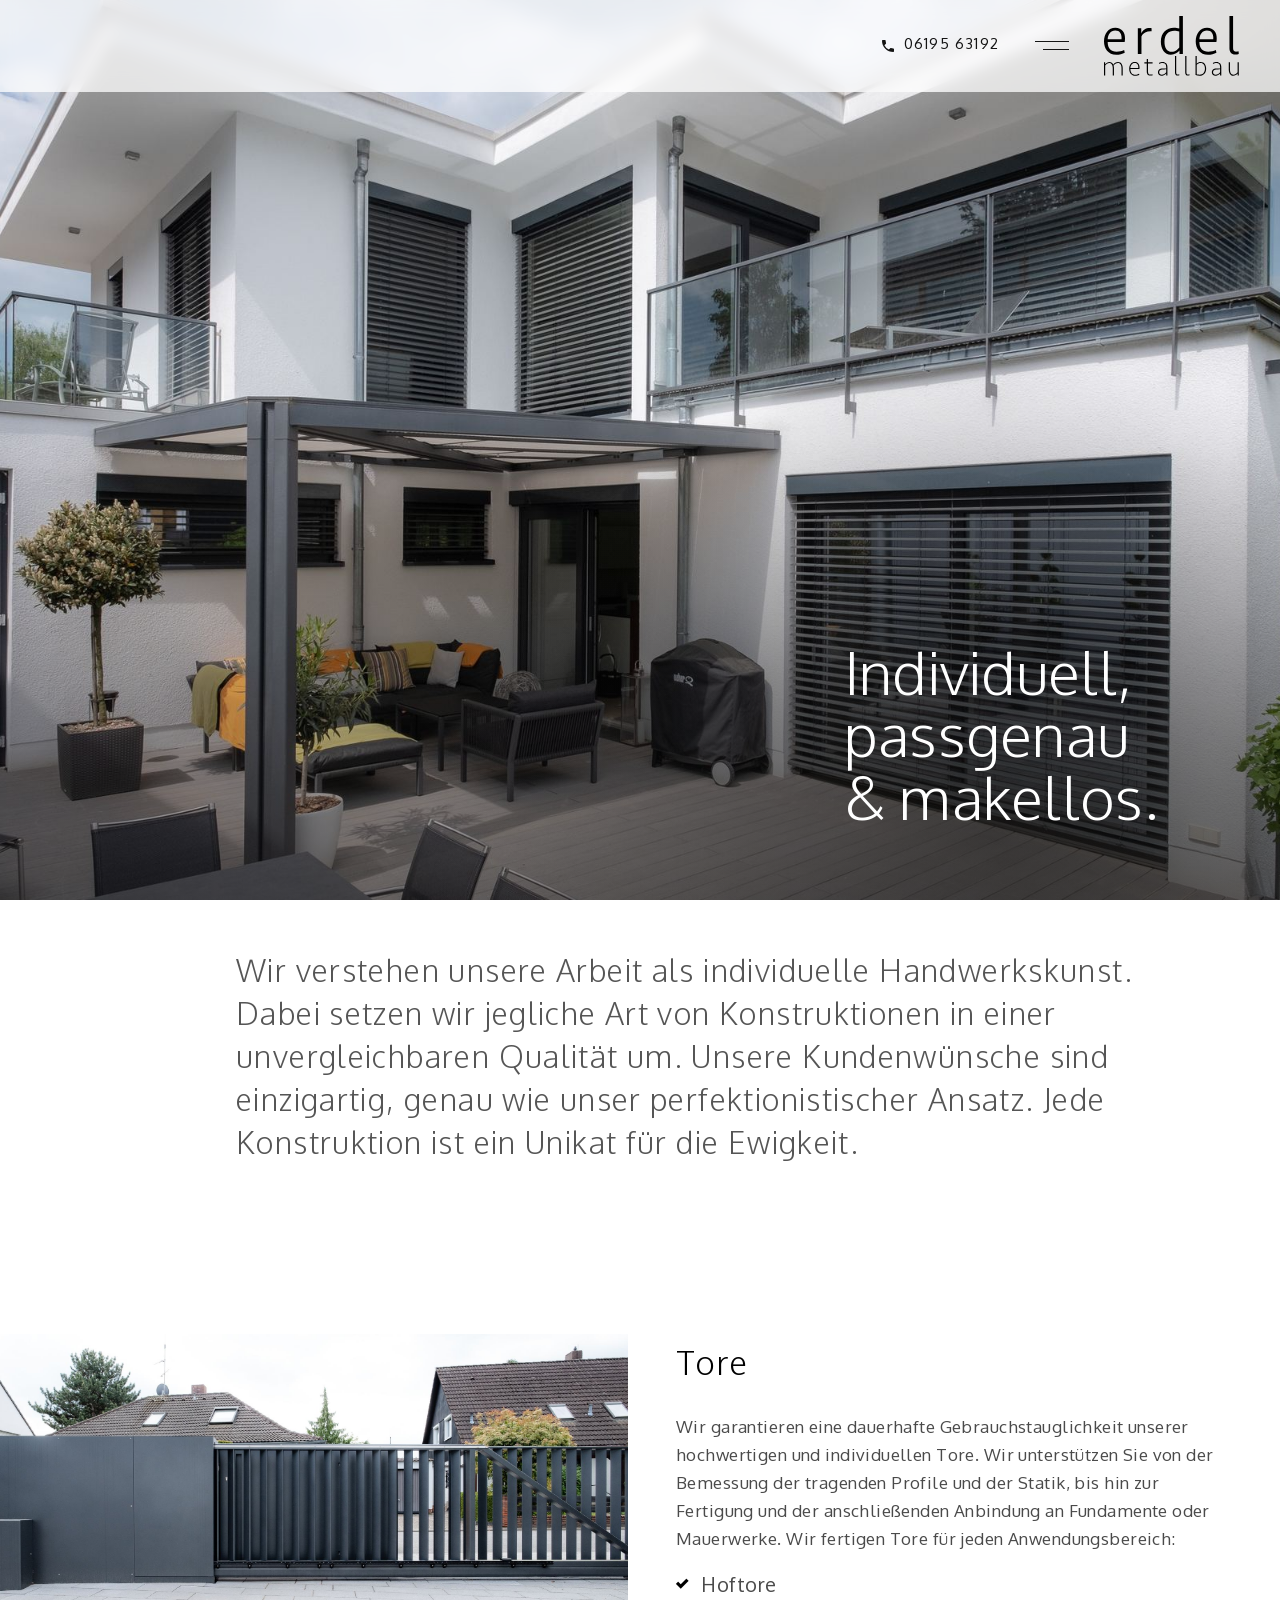
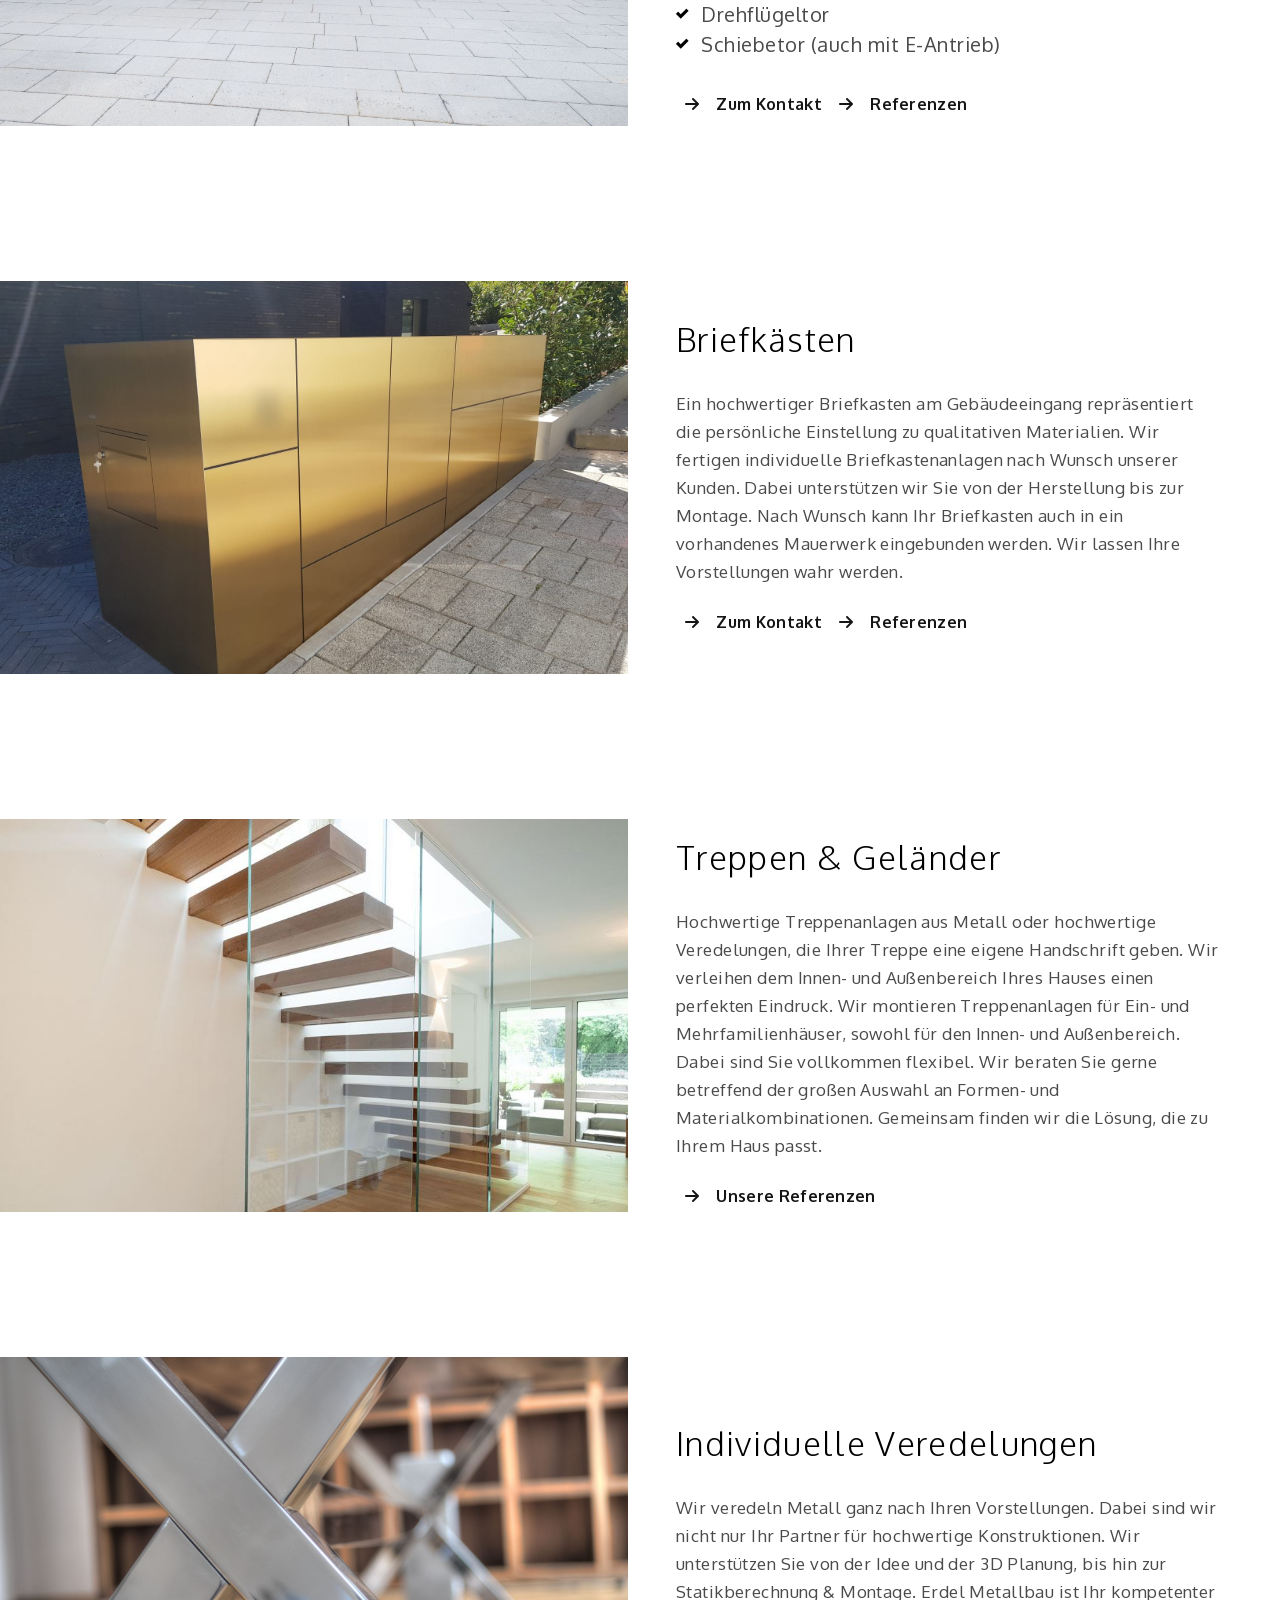
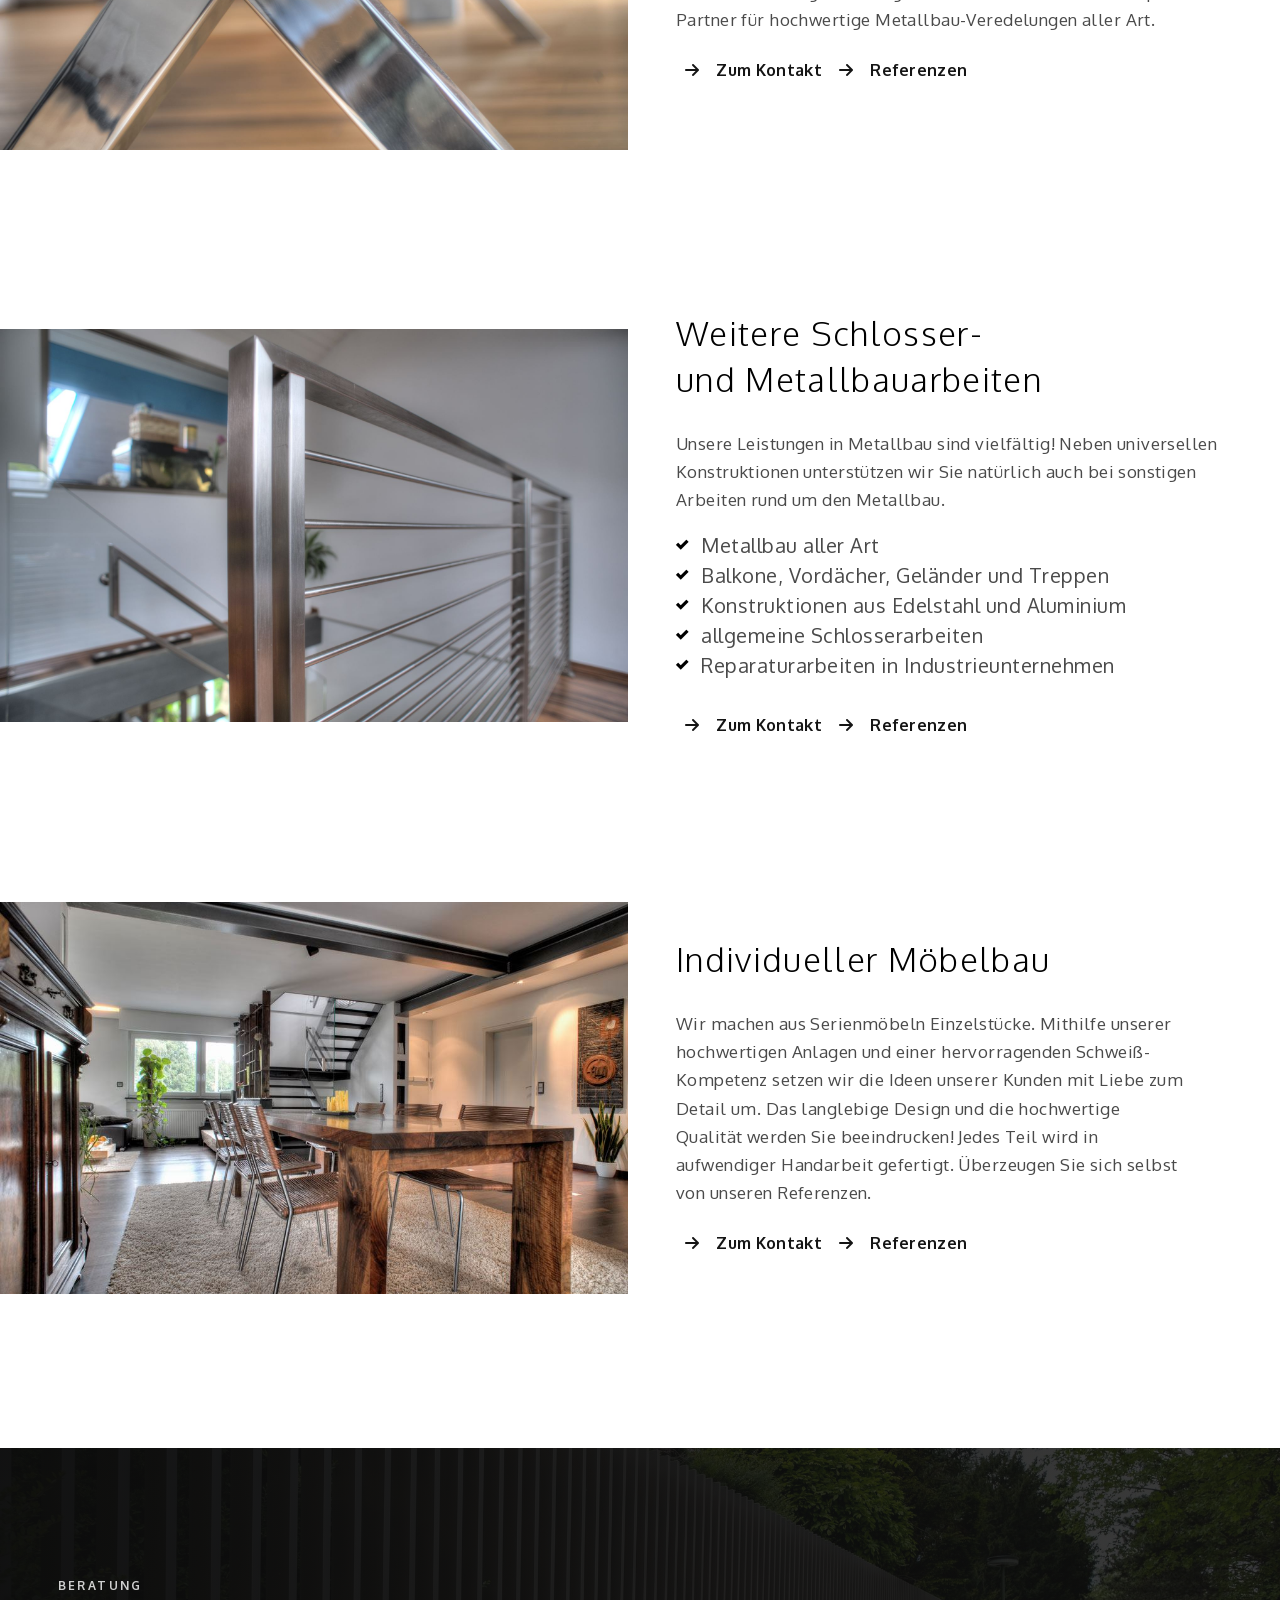
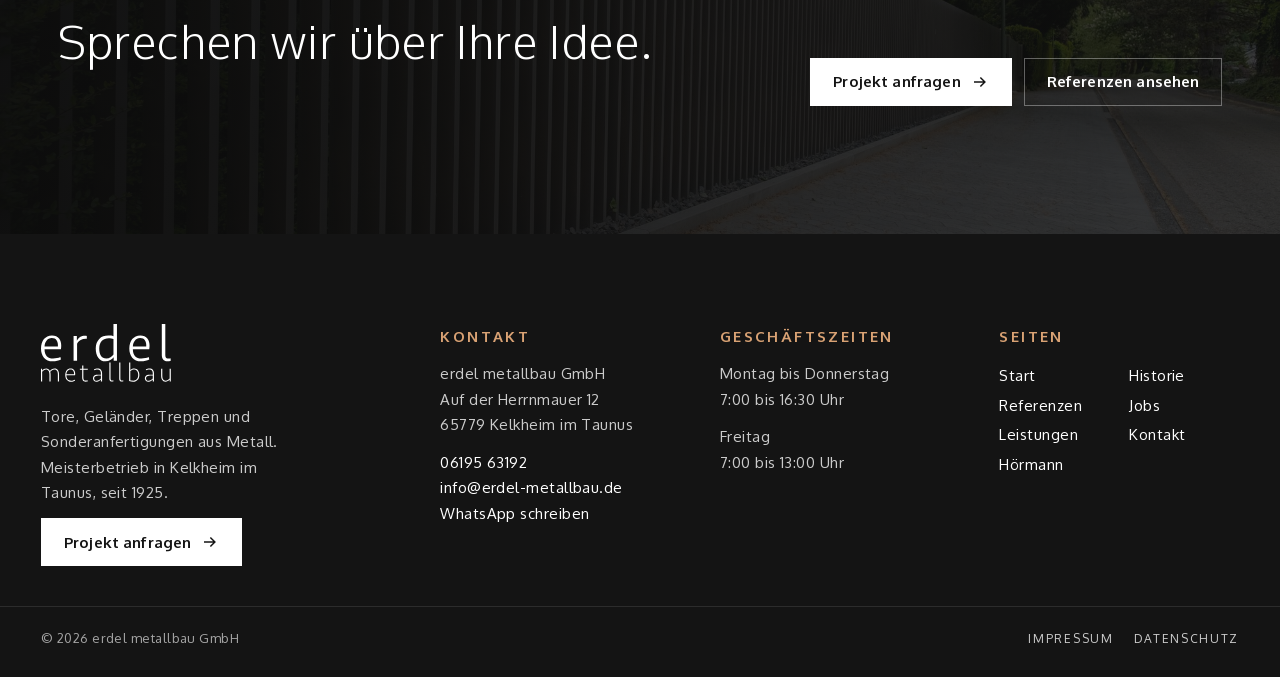
<file: leistungen/index.html>
<!doctype html>
<html lang="de">
<head>
    <meta charset="UTF-8">
    <meta name="viewport" content="width=device-width, initial-scale=1">
    <!-- Tile -->
    <!-- Favicon -->
    <link href="../favicon.ico" rel="icon" />
        <title>Leistungen &#8211; Erdel Metallbau</title>
<meta name='robots' content='noindex, nofollow' />
<style id="wp-img-auto-sizes-contain-inline-css">
img:is([sizes=auto i],[sizes^="auto," i]){contain-intrinsic-size:3000px 1500px}
/*# sourceURL=wp-img-auto-sizes-contain-inline-css */
</style>
<style id="wp-emoji-styles-inline-css">

	img.wp-smiley, img.emoji {
		display: inline !important;
		border: none !important;
		box-shadow: none !important;
		height: 1em !important;
		width: 1em !important;
		margin: 0 0.07em !important;
		vertical-align: -0.1em !important;
		background: none !important;
		padding: 0 !important;
	}
/*# sourceURL=wp-emoji-styles-inline-css */
</style>
<style id="wp-block-library-inline-css">
:root{--wp-block-synced-color:#7a00df;--wp-block-synced-color--rgb:122,0,223;--wp-bound-block-color:var(--wp-block-synced-color);--wp-editor-canvas-background:#ddd;--wp-admin-theme-color:#007cba;--wp-admin-theme-color--rgb:0,124,186;--wp-admin-theme-color-darker-10:#006ba1;--wp-admin-theme-color-darker-10--rgb:0,107,160.5;--wp-admin-theme-color-darker-20:#005a87;--wp-admin-theme-color-darker-20--rgb:0,90,135;--wp-admin-border-width-focus:2px}@media (min-resolution:192dpi){:root{--wp-admin-border-width-focus:1.5px}}.wp-element-button{cursor:pointer}:root .has-very-light-gray-background-color{background-color:#eee}:root .has-very-dark-gray-background-color{background-color:#313131}:root .has-very-light-gray-color{color:#eee}:root .has-very-dark-gray-color{color:#313131}:root .has-vivid-green-cyan-to-vivid-cyan-blue-gradient-background{background:linear-gradient(135deg,#00d084,#0693e3)}:root .has-purple-crush-gradient-background{background:linear-gradient(135deg,#34e2e4,#4721fb 50%,#ab1dfe)}:root .has-hazy-dawn-gradient-background{background:linear-gradient(135deg,#faaca8,#dad0ec)}:root .has-subdued-olive-gradient-background{background:linear-gradient(135deg,#fafae1,#67a671)}:root .has-atomic-cream-gradient-background{background:linear-gradient(135deg,#fdd79a,#004a59)}:root .has-nightshade-gradient-background{background:linear-gradient(135deg,#330968,#31cdcf)}:root .has-midnight-gradient-background{background:linear-gradient(135deg,#020381,#2874fc)}:root{--wp--preset--font-size--normal:16px;--wp--preset--font-size--huge:42px}.has-regular-font-size{font-size:1em}.has-larger-font-size{font-size:2.625em}.has-normal-font-size{font-size:var(--wp--preset--font-size--normal)}.has-huge-font-size{font-size:var(--wp--preset--font-size--huge)}:root .has-text-align-center{text-align:center}:root .has-text-align-left{text-align:left}:root .has-text-align-right{text-align:right}.has-fit-text{white-space:nowrap!important}#end-resizable-editor-section{display:none}.aligncenter{clear:both}.items-justified-left{justify-content:flex-start}.items-justified-center{justify-content:center}.items-justified-right{justify-content:flex-end}.items-justified-space-between{justify-content:space-between}.screen-reader-text{word-wrap:normal!important;border:0;clip-path:inset(50%);height:1px;margin:-1px;overflow:hidden;padding:0;position:absolute;width:1px;word-break:normal!important}.screen-reader-text:focus{background-color:#ddd;clip-path:none;color:#444;display:block;font-size:1em;height:auto;left:5px;line-height:normal;padding:15px 23px 14px;text-decoration:none;top:5px;width:auto;z-index:100000}html :where(.has-border-color){border-style:solid}html :where([style^=border-color],[style*=";border-color"],[style*="; border-color"]){border-style:solid}html :where([style^=border-top-color],[style*=";border-top-color"],[style*="; border-top-color"]){border-top-style:solid}html :where([style^=border-right-color],[style*=";border-right-color"],[style*="; border-right-color"]){border-right-style:solid}html :where([style^=border-bottom-color],[style*=";border-bottom-color"],[style*="; border-bottom-color"]){border-bottom-style:solid}html :where([style^=border-left-color],[style*=";border-left-color"],[style*="; border-left-color"]){border-left-style:solid}html :where([style^=border-width],[style*=";border-width"],[style*="; border-width"]){border-style:solid}html :where([style^=border-top-width],[style*=";border-top-width"],[style*="; border-top-width"]){border-top-style:solid}html :where([style^=border-right-width],[style*=";border-right-width"],[style*="; border-right-width"]){border-right-style:solid}html :where([style^=border-bottom-width],[style*=";border-bottom-width"],[style*="; border-bottom-width"]){border-bottom-style:solid}html :where([style^=border-left-width],[style*=";border-left-width"],[style*="; border-left-width"]){border-left-style:solid}html :where(img[class*=wp-image-]){height:auto;max-width:100%}:where(figure){margin:0 0 1em}html :where(.is-position-sticky){--wp-admin--admin-bar--position-offset:var(--wp-admin--admin-bar--height,0px)}@media screen and (max-width:600px){html :where(.is-position-sticky){--wp-admin--admin-bar--position-offset:0px}}

/*# sourceURL=/wp-includes/css/dist/block-library/common.min.css */
</style>
<style id="classic-theme-styles-inline-css">
/*! This file is auto-generated */
.wp-block-button__link{color:#fff;background-color:#32373c;border-radius:9999px;box-shadow:none;text-decoration:none;padding:calc(.667em + 2px) calc(1.333em + 2px);font-size:1.125em}.wp-block-file__button{background:#32373c;color:#fff;text-decoration:none}
/*# sourceURL=/wp-includes/css/classic-themes.min.css */
</style>

<style id="global-styles-inline-css">
:root{--wp--preset--aspect-ratio--square: 1;--wp--preset--aspect-ratio--4-3: 4/3;--wp--preset--aspect-ratio--3-4: 3/4;--wp--preset--aspect-ratio--3-2: 3/2;--wp--preset--aspect-ratio--2-3: 2/3;--wp--preset--aspect-ratio--16-9: 16/9;--wp--preset--aspect-ratio--9-16: 9/16;--wp--preset--color--black: #000000;--wp--preset--color--cyan-bluish-gray: #abb8c3;--wp--preset--color--white: #ffffff;--wp--preset--color--pale-pink: #f78da7;--wp--preset--color--vivid-red: #cf2e2e;--wp--preset--color--luminous-vivid-orange: #ff6900;--wp--preset--color--luminous-vivid-amber: #fcb900;--wp--preset--color--light-green-cyan: #7bdcb5;--wp--preset--color--vivid-green-cyan: #00d084;--wp--preset--color--pale-cyan-blue: #8ed1fc;--wp--preset--color--vivid-cyan-blue: #0693e3;--wp--preset--color--vivid-purple: #9b51e0;--wp--preset--gradient--vivid-cyan-blue-to-vivid-purple: linear-gradient(135deg,rgb(6,147,227) 0%,rgb(155,81,224) 100%);--wp--preset--gradient--light-green-cyan-to-vivid-green-cyan: linear-gradient(135deg,rgb(122,220,180) 0%,rgb(0,208,130) 100%);--wp--preset--gradient--luminous-vivid-amber-to-luminous-vivid-orange: linear-gradient(135deg,rgb(252,185,0) 0%,rgb(255,105,0) 100%);--wp--preset--gradient--luminous-vivid-orange-to-vivid-red: linear-gradient(135deg,rgb(255,105,0) 0%,rgb(207,46,46) 100%);--wp--preset--gradient--very-light-gray-to-cyan-bluish-gray: linear-gradient(135deg,rgb(238,238,238) 0%,rgb(169,184,195) 100%);--wp--preset--gradient--cool-to-warm-spectrum: linear-gradient(135deg,rgb(74,234,220) 0%,rgb(151,120,209) 20%,rgb(207,42,186) 40%,rgb(238,44,130) 60%,rgb(251,105,98) 80%,rgb(254,248,76) 100%);--wp--preset--gradient--blush-light-purple: linear-gradient(135deg,rgb(255,206,236) 0%,rgb(152,150,240) 100%);--wp--preset--gradient--blush-bordeaux: linear-gradient(135deg,rgb(254,205,165) 0%,rgb(254,45,45) 50%,rgb(107,0,62) 100%);--wp--preset--gradient--luminous-dusk: linear-gradient(135deg,rgb(255,203,112) 0%,rgb(199,81,192) 50%,rgb(65,88,208) 100%);--wp--preset--gradient--pale-ocean: linear-gradient(135deg,rgb(255,245,203) 0%,rgb(182,227,212) 50%,rgb(51,167,181) 100%);--wp--preset--gradient--electric-grass: linear-gradient(135deg,rgb(202,248,128) 0%,rgb(113,206,126) 100%);--wp--preset--gradient--midnight: linear-gradient(135deg,rgb(2,3,129) 0%,rgb(40,116,252) 100%);--wp--preset--font-size--small: 13px;--wp--preset--font-size--medium: 20px;--wp--preset--font-size--large: 36px;--wp--preset--font-size--x-large: 42px;--wp--preset--spacing--20: 0.44rem;--wp--preset--spacing--30: 0.67rem;--wp--preset--spacing--40: 1rem;--wp--preset--spacing--50: 1.5rem;--wp--preset--spacing--60: 2.25rem;--wp--preset--spacing--70: 3.38rem;--wp--preset--spacing--80: 5.06rem;--wp--preset--shadow--natural: 6px 6px 9px rgba(0, 0, 0, 0.2);--wp--preset--shadow--deep: 12px 12px 50px rgba(0, 0, 0, 0.4);--wp--preset--shadow--sharp: 6px 6px 0px rgba(0, 0, 0, 0.2);--wp--preset--shadow--outlined: 6px 6px 0px -3px rgb(255, 255, 255), 6px 6px rgb(0, 0, 0);--wp--preset--shadow--crisp: 6px 6px 0px rgb(0, 0, 0);}.wp-block-button{--wp--preset--dimension--25: 25%;--wp--preset--dimension--50: 50%;--wp--preset--dimension--75: 75%;--wp--preset--dimension--100: 100%;}:where(body) { margin: 0; }:where(.is-layout-flex){gap: 0.5em;}:where(.is-layout-grid){gap: 0.5em;}body .is-layout-flex{display: flex;}.is-layout-flex{flex-wrap: wrap;align-items: center;}.is-layout-flex > :is(*, div){margin: 0;}body .is-layout-grid{display: grid;}.is-layout-grid > :is(*, div){margin: 0;}body{padding-top: 0px;padding-right: 0px;padding-bottom: 0px;padding-left: 0px;}:root :where(.wp-element-button, .wp-block-button__link){background-color: #32373c;border-width: 0;color: #fff;font-family: inherit;font-size: inherit;font-style: inherit;font-weight: inherit;letter-spacing: inherit;line-height: inherit;padding-top: calc(0.667em + 2px);padding-right: calc(1.333em + 2px);padding-bottom: calc(0.667em + 2px);padding-left: calc(1.333em + 2px);text-decoration: none;text-transform: inherit;}.has-black-color{color: var(--wp--preset--color--black) !important;}.has-cyan-bluish-gray-color{color: var(--wp--preset--color--cyan-bluish-gray) !important;}.has-white-color{color: var(--wp--preset--color--white) !important;}.has-pale-pink-color{color: var(--wp--preset--color--pale-pink) !important;}.has-vivid-red-color{color: var(--wp--preset--color--vivid-red) !important;}.has-luminous-vivid-orange-color{color: var(--wp--preset--color--luminous-vivid-orange) !important;}.has-luminous-vivid-amber-color{color: var(--wp--preset--color--luminous-vivid-amber) !important;}.has-light-green-cyan-color{color: var(--wp--preset--color--light-green-cyan) !important;}.has-vivid-green-cyan-color{color: var(--wp--preset--color--vivid-green-cyan) !important;}.has-pale-cyan-blue-color{color: var(--wp--preset--color--pale-cyan-blue) !important;}.has-vivid-cyan-blue-color{color: var(--wp--preset--color--vivid-cyan-blue) !important;}.has-vivid-purple-color{color: var(--wp--preset--color--vivid-purple) !important;}.has-black-background-color{background-color: var(--wp--preset--color--black) !important;}.has-cyan-bluish-gray-background-color{background-color: var(--wp--preset--color--cyan-bluish-gray) !important;}.has-white-background-color{background-color: var(--wp--preset--color--white) !important;}.has-pale-pink-background-color{background-color: var(--wp--preset--color--pale-pink) !important;}.has-vivid-red-background-color{background-color: var(--wp--preset--color--vivid-red) !important;}.has-luminous-vivid-orange-background-color{background-color: var(--wp--preset--color--luminous-vivid-orange) !important;}.has-luminous-vivid-amber-background-color{background-color: var(--wp--preset--color--luminous-vivid-amber) !important;}.has-light-green-cyan-background-color{background-color: var(--wp--preset--color--light-green-cyan) !important;}.has-vivid-green-cyan-background-color{background-color: var(--wp--preset--color--vivid-green-cyan) !important;}.has-pale-cyan-blue-background-color{background-color: var(--wp--preset--color--pale-cyan-blue) !important;}.has-vivid-cyan-blue-background-color{background-color: var(--wp--preset--color--vivid-cyan-blue) !important;}.has-vivid-purple-background-color{background-color: var(--wp--preset--color--vivid-purple) !important;}.has-black-border-color{border-color: var(--wp--preset--color--black) !important;}.has-cyan-bluish-gray-border-color{border-color: var(--wp--preset--color--cyan-bluish-gray) !important;}.has-white-border-color{border-color: var(--wp--preset--color--white) !important;}.has-pale-pink-border-color{border-color: var(--wp--preset--color--pale-pink) !important;}.has-vivid-red-border-color{border-color: var(--wp--preset--color--vivid-red) !important;}.has-luminous-vivid-orange-border-color{border-color: var(--wp--preset--color--luminous-vivid-orange) !important;}.has-luminous-vivid-amber-border-color{border-color: var(--wp--preset--color--luminous-vivid-amber) !important;}.has-light-green-cyan-border-color{border-color: var(--wp--preset--color--light-green-cyan) !important;}.has-vivid-green-cyan-border-color{border-color: var(--wp--preset--color--vivid-green-cyan) !important;}.has-pale-cyan-blue-border-color{border-color: var(--wp--preset--color--pale-cyan-blue) !important;}.has-vivid-cyan-blue-border-color{border-color: var(--wp--preset--color--vivid-cyan-blue) !important;}.has-vivid-purple-border-color{border-color: var(--wp--preset--color--vivid-purple) !important;}.has-vivid-cyan-blue-to-vivid-purple-gradient-background{background: var(--wp--preset--gradient--vivid-cyan-blue-to-vivid-purple) !important;}.has-light-green-cyan-to-vivid-green-cyan-gradient-background{background: var(--wp--preset--gradient--light-green-cyan-to-vivid-green-cyan) !important;}.has-luminous-vivid-amber-to-luminous-vivid-orange-gradient-background{background: var(--wp--preset--gradient--luminous-vivid-amber-to-luminous-vivid-orange) !important;}.has-luminous-vivid-orange-to-vivid-red-gradient-background{background: var(--wp--preset--gradient--luminous-vivid-orange-to-vivid-red) !important;}.has-very-light-gray-to-cyan-bluish-gray-gradient-background{background: var(--wp--preset--gradient--very-light-gray-to-cyan-bluish-gray) !important;}.has-cool-to-warm-spectrum-gradient-background{background: var(--wp--preset--gradient--cool-to-warm-spectrum) !important;}.has-blush-light-purple-gradient-background{background: var(--wp--preset--gradient--blush-light-purple) !important;}.has-blush-bordeaux-gradient-background{background: var(--wp--preset--gradient--blush-bordeaux) !important;}.has-luminous-dusk-gradient-background{background: var(--wp--preset--gradient--luminous-dusk) !important;}.has-pale-ocean-gradient-background{background: var(--wp--preset--gradient--pale-ocean) !important;}.has-electric-grass-gradient-background{background: var(--wp--preset--gradient--electric-grass) !important;}.has-midnight-gradient-background{background: var(--wp--preset--gradient--midnight) !important;}.has-small-font-size{font-size: var(--wp--preset--font-size--small) !important;}.has-medium-font-size{font-size: var(--wp--preset--font-size--medium) !important;}.has-large-font-size{font-size: var(--wp--preset--font-size--large) !important;}.has-x-large-font-size{font-size: var(--wp--preset--font-size--x-large) !important;}
/*# sourceURL=global-styles-inline-css */
</style>

<link rel='stylesheet' id='wp-style-css' href='../wp-content/themes/erdel/assets/styles/style.min.css' media='all' />
<meta name="generator" content="WordPress 7.1.3" />

<link rel="preload" href="../nxm/fonts/oxygen-300-latin.woff2" as="font" type="font/woff2" crossorigin>
<link rel="preload" href="../nxm/fonts/oxygen-400-latin.woff2" as="font" type="font/woff2" crossorigin>
<link rel="preload" href="../nxm/fonts/oxygen-700-latin.woff2" as="font" type="font/woff2" crossorigin>
<link rel="stylesheet" href="../nxm/nxm.css?v=56">
<meta name="theme-color" content="#141414">
</head>
<body class="nxm-hero wp-singular page-template page-template-page-full-width-image page-template-page-full-width-image-php page page-id-203 wp-theme-erdel">
        <div id="page" class="site">
        <!-- nxm:header -->
<a class="nxm-skip" href="#content">Zum Inhalt springen</a>
<header class="nxm-head" id="nxm-head">
  <div class="nxm-head__right">
    <a class="nxm-head__tel" href="tel:+49619563192"><svg viewBox="0 0 24 24" aria-hidden="true"><path d="M6.6 10.8a15.1 15.1 0 0 0 6.6 6.6l2.2-2.2c.3-.3.7-.4 1-.2 1.1.4 2.3.6 3.6.6.6 0 1 .4 1 1V20c0 .6-.4 1-1 1A17 17 0 0 1 3 4c0-.6.4-1 1-1h3.5c.6 0 1 .4 1 1 0 1.3.2 2.5.6 3.6.1.3 0 .7-.2 1l-2.3 2.2z"/></svg><span>06195&nbsp;63192</span></a>
    <button class="nxm-burger" type="button" aria-expanded="false" aria-controls="nxm-menu" aria-label="Menü öffnen">
      <span class="nxm-burger__icon" aria-hidden="true"><i></i><i></i></span>
    </button>
    <a class="nxm-head__logo" href="../" aria-label="erdel metallbau – zur Startseite">
      <img src="../wp-content/themes/erdel/assets/images/logo.svg" alt="erdel metallbau" width="170" height="52">
    </a>
  </div>
</header>
<div class="nxm-menu" id="nxm-menu" role="dialog" aria-modal="true" aria-label="Hauptmenü" aria-hidden="true">
  <div class="nxm-menu__bg" aria-hidden="true"><img src="../nxm/img/tor-villa.jpg" alt="" decoding="async" data-nxm-img="0"><img src="../nxm/img/zaun-lamellen.jpg" alt="" decoding="async" data-nxm-img="1"><img src="../nxm/img/tor-anthrazit.jpg" alt="" decoding="async" data-nxm-img="2" class=is-active><img src="../nxm/img/eingang-anthrazit.jpg" alt="" decoding="async" data-nxm-img="3"><img src="../nxm/img/balkon-altbau.jpg" alt="" decoding="async" data-nxm-img="4"><img src="../nxm/img/montage-transporter.jpg" alt="" decoding="async" data-nxm-img="5"><img src="../nxm/img/haus-terrasse.jpg" alt="" decoding="async" data-nxm-img="6"></div>
  <div class="nxm-menu__inner">
    <nav class="nxm-menu__nav" aria-label="Hauptnavigation"><ul><li style="--i:0"><a href="../" data-nxm-img="0">Start</a></li><li style="--i:1"><a href="../referenzen/" data-nxm-img="1">Referenzen</a></li><li style="--i:2"><a href="../leistungen/" data-nxm-img="2" aria-current="page">Leistungen</a></li><li style="--i:3"><a href="../hoermann/" data-nxm-img="3">Hörmann</a></li><li style="--i:4"><a href="../historie/" data-nxm-img="4">Historie</a></li><li style="--i:5"><a href="../jobs/" data-nxm-img="5">Jobs</a></li><li style="--i:6"><a href="../kontakt/" data-nxm-img="6">Kontakt</a></li></ul></nav>
    <a class="nxm-menu__cta" href="../kontakt/"><span aria-hidden="true">&gt;</span> Kontaktformular</a>
  </div>
  <div class="nxm-menu__foot">
    <p>Auf der Herrnmauer 12, 65779 Kelkheim im Taunus<br>
      <a href="tel:+49619563192">+49 (0)&nbsp;6195-63192</a> · <a href="mailto:info@erdel-metallbau.de">info@erdel-metallbau.de</a> · <a href="https://wa.me/49619563192" target="_blank" rel="noopener">WhatsApp</a></p>
    <p class="nxm-menu__legal"><a href="../impressum/">Impressum</a><a href="../datenschutzerklaerung/">Datenschutz</a></p>
  </div>
  <p class="nxm-menu__claim" aria-hidden="true">geradlinig<br>modern<br>individuell</p>
</div>
<!-- /nxm:header -->
<div id="content" class="site-content">
    <div id="content-main" class="site-main">
        <main id="main" class="main-content">
                        <header class="main-header featured-full-width-img  bg-dark text-light mb-3" style="background-image: url('../nxm/img/haus-terrasse.jpg')">
                <div class="container h-100 d-flex align-items-end pb-3 ms-auto p-2 bd-highlight">
                        <h1 style="--seg:5.289">Individuell, passgenau &&nbsp;makellos.</h1>
                    <!--<h1 class="main-title text-right">Leistungen</h1>-->
                  
                 
                </div>
            </header>
        
                                <div class="main-body">
                    <div class="container">
    <div class="row px-3 mt-5">
        <div class="col-md-2 d-sm-none d-md-block"> </div>
        <div class="col-lg-9 col-sm-12">
            <p class="hero-text">
                Wir verstehen unsere Arbeit als individuelle Handwerkskunst. Dabei setzen wir jegliche Art von Konstruktionen in einer unvergleichbaren Qualität um. Unsere Kundenwünsche sind einzigartig, genau wie unser perfektionistischer Ansatz. Jede Konstruktion ist ein Unikat für die&nbsp;Ewigkeit.             </p>
        </div>
        <div class="col-1 d-sm-none d-md-block "></div>
    </div>
    <div class="row px-3">
        <div class="col-lg-4 d-sm-none d-md-block">
        </div>
        <div class="col-lg-8 col-sm-12 px-5 mb-5" data-aos="fade-up" data-aos-delay="200">
                <p>
                                    </p>
            </div>
    </div>
</div>


<div  class="container-fluid two-col-section no-background-color">
        <div class="row row-eq-height align-items-center">
            <div class="col-12 col-md-6 col-left ">
                <div class="image-container"><img decoding="async" class="" src="../nxm/img/tor-anthrazit.jpg" alt="Tore" title="tore-erdel-metallbau-leistungen" /></div>            </div>
            <div class="col-12 col-md-6 col-right alignment-">
                <div class="col-text"><h2>Tore</h2>
<p>Wir garantieren eine dauerhafte Gebrauchstauglichkeit unserer hochwertigen und individuellen Tore. Wir unterstützen Sie von der Bemessung der tragenden Profile und der Statik, bis hin zur Fertigung und der anschließenden Anbindung an Fundamente oder Mauerwerke. Wir fertigen Tore für jeden&nbsp;Anwendungsbereich:</p>
<ul>
<li>Hoftore</li>
<li>Drehflügeltor</li>
<li>Schiebetor (auch mit&nbsp;E-Antrieb)</li>
</ul>
<div class="d-flex flex-row bd-highlight mb-3">
<div class="p-2 bd-highlight"><a class="arrow-item" href="../kontakt/"><i class="icon-arrow-right2"></i>Zum&nbsp;Kontakt</a></div>
<div class="p-2 bd-highlight"><a class="arrow-item" href="../referenzen/"><i class="icon-arrow-right2"></i>Referenzen</a></div>
</div>
</div>            </div>
        </div>

</div>

<div  class="container-fluid two-col-section no-background-color">
        <div class="row row-eq-height align-items-center">
            <div class="col-12 col-md-6 col-left ">
                <div class="image-container"><img decoding="async" class="" src="../nxm/img/briefkasten-gold.jpg" alt="Briefkasten" title="briefkasten-erdel-metallbau-leistungen" /></div>            </div>
            <div class="col-12 col-md-6 col-right alignment-">
                <div class="col-text"><h2>Briefkästen</h2>
<p>Ein hochwertiger Briefkasten am Gebäudeeingang repräsentiert die persönliche Einstellung zu qualitativen Materialien. Wir fertigen individuelle Briefkastenanlagen nach Wunsch unserer Kunden. Dabei unterstützen wir Sie von der Herstellung bis zur Montage. Nach Wunsch kann Ihr Briefkasten auch in ein vorhandenes Mauerwerk eingebunden werden. Wir lassen Ihre Vorstellungen wahr&nbsp;werden.</p>
<div class="d-flex flex-row bd-highlight mb-3">
<div class="p-2 bd-highlight"><a class="arrow-item" href="../kontakt/"><i class="icon-arrow-right2"></i>Zum&nbsp;Kontakt</a></div>
<div class="p-2 bd-highlight"><a class="arrow-item" href="../referenzen/"><i class="icon-arrow-right2"></i>Referenzen</a></div>
</div>
</div>            </div>
        </div>

</div>

<div  class="container-fluid two-col-section no-background-color">
        <div class="row row-eq-height align-items-center">
            <div class="col-12 col-md-6 col-left ">
                <div class="image-container"><img decoding="async" class="" src="../nxm/img/treppe-glas.jpg" alt="Treppen" title="treppen-erdel-metallbau-leistungen" /></div>            </div>
            <div class="col-12 col-md-6 col-right alignment-">
                <div class="col-text"><h2>Treppen &amp;&nbsp;Geländer</h2>
<p>Hochwertige Treppenanlagen aus Metall oder hochwertige Veredelungen, die Ihrer Treppe eine eigene Handschrift geben. Wir verleihen dem Innen- und Außenbereich Ihres Hauses einen perfekten Eindruck. Wir montieren Treppenanlagen für Ein- und Mehrfamilienhäuser, sowohl für den Innen- und Außenbereich. Dabei sind Sie vollkommen flexibel. Wir beraten Sie gerne betreffend der großen Auswahl an Formen- und Materialkombinationen. Gemeinsam finden wir die Lösung, die zu Ihrem Haus&nbsp;passt.</p>
<div class="p-2 bd-highlight"><a class="arrow-item" href="../referenzen/"><i class="icon-arrow-right2"></i>Unsere Referenzen</a></div>
</div>            </div>
        </div>

</div>

<div  class="container-fluid two-col-section no-background-color">
        <div class="row row-eq-height align-items-center">
            <div class="col-12 col-md-6 col-left ">
                <div class="image-container"><img decoding="async" class="" src="../nxm/img/veredelung-edelstahl.jpg" alt="Referenzen banner" title="erdel-metallbau-referenzen-banner" /></div>            </div>
            <div class="col-12 col-md-6 col-right alignment-">
                <div class="col-text"><h2>Individuelle Ver&shy;edelungen</h2>
<p>Wir veredeln Metall ganz nach Ihren Vorstellungen. Dabei sind wir nicht nur Ihr Partner für hochwertige Konstruktionen. Wir unterstützen Sie von der Idee und der 3D Planung, bis hin zur Statikberechnung &amp; Montage. Erdel Metallbau ist Ihr kompetenter Partner für hochwertige Metallbau-Veredelungen aller&nbsp;Art.</p>
<div class="d-flex flex-row bd-highlight mb-3">
<div class="p-2 bd-highlight"><a class="arrow-item" href="../kontakt/"><i class="icon-arrow-right2"></i>Zum&nbsp;Kontakt</a></div>
<div class="p-2 bd-highlight"><a class="arrow-item" href="../referenzen/"><i class="icon-arrow-right2"></i>Referenzen</a></div>
</div>
</div>            </div>
        </div>

</div>

<div  class="container-fluid two-col-section no-background-color">
        <div class="row row-eq-height align-items-center">
            <div class="col-12 col-md-6 col-left ">
                <div class="image-container"><img decoding="async" class="" src="../nxm/img/gelaender-edelstahl.jpg" alt="Metallbau arbeiten erdel" title="metallbau-arbeiten-erdel-leistungen" /></div>            </div>
            <div class="col-12 col-md-6 col-right alignment-">
                <div class="col-text"><h2>Weitere Schlosser- und&nbsp;Metallbauarbeiten</h2>
<p>Unsere Leistungen in Metallbau sind vielfältig! Neben universellen Konstruktionen unterstützen wir Sie natürlich auch bei sonstigen Arbeiten rund um den&nbsp;Metallbau.</p>
<ul>
<li>Metallbau aller&nbsp;Art</li>
<li class="TrT0Xe">Balkone, Vordächer, Geländer und&nbsp;Treppen</li>
<li class="TrT0Xe">Konstruktionen aus Edelstahl und&nbsp;Aluminium</li>
<li class="TrT0Xe">allgemeine Schlosser&shy;arbeiten</li>
<li>Reparaturarbeiten in&nbsp;Industrieunternehmen</li>
</ul>
<div class="d-flex flex-row bd-highlight mb-3">
<div class="p-2 bd-highlight"><a class="arrow-item" href="../kontakt/"><i class="icon-arrow-right2"></i>Zum&nbsp;Kontakt</a></div>
<div class="p-2 bd-highlight"><a class="arrow-item" href="../referenzen/"><i class="icon-arrow-right2"></i>Referenzen</a></div>
</div>
</div>            </div>
        </div>

</div>

<div  class="container-fluid two-col-section no-background-color">
        <div class="row row-eq-height align-items-center">
            <div class="col-12 col-md-6 col-left ">
                <div class="image-container"><img decoding="async" class="" src="../nxm/img/moebel-tisch.jpg" alt="Individueller moebelbau" title="individueller-moebelbau-leistungen-erdel-metallbau" /></div>            </div>
            <div class="col-12 col-md-6 col-right alignment-">
                <div class="col-text"><h2>Individueller&nbsp;Möbelbau</h2>
<p>Wir machen aus Serienmöbeln Einzelstücke. Mithilfe unserer hochwertigen Anlagen und einer hervorragenden Schweiß-Kompetenz setzen wir die Ideen unserer Kunden mit Liebe zum Detail um. Das langlebige Design und die hochwertige Qualität werden Sie beeindrucken! Jedes Teil wird in aufwendiger Handarbeit gefertigt. Überzeugen Sie sich selbst von unseren&nbsp;Referenzen.</p>
<div class="d-flex flex-row bd-highlight mb-3">
<div class="p-2 bd-highlight"><a class="arrow-item" href="../kontakt/"><i class="icon-arrow-right2"></i>Zum&nbsp;Kontakt</a></div>
<div class="p-2 bd-highlight"><a class="arrow-item" href="../referenzen/"><i class="icon-arrow-right2"></i>Referenzen</a></div>
</div>
</div>            </div>
        </div>

</div>                </div>
                <!-- nxm:abschluss -->
<section class="x-cta x-cta--end">
  <img src="../nxm/img/zaun-lamellen.jpg" alt="" loading="lazy">
  <div class="x-wrap x-cta__inner">
    <div>
      <p class="x-eyebrow x-eyebrow--light">Beratung</p>
      <h2>Sprechen wir über Ihre&nbsp;Idee.</h2>
    </div>
    <div class="x-cta__actions"><a class="nxm-btn nxm-btn--light" href="../kontakt/">Projekt anfragen <svg viewBox="0 0 24 24" aria-hidden="true"><path d="M13.2 5.3 19.9 12l-6.7 6.7-1.4-1.4 4.3-4.3H4v-2h12.1l-4.3-4.3z"/></svg></a><a class="nxm-btn nxm-btn--ghost" href="../referenzen/">Referenzen ansehen</a></div>
  </div>
</section>
<!-- /nxm:abschluss -->
<footer class="main-footer">
                    <!-- SPACER -->
                </footer>
                          
            
        </main>
    </div>
</div>
        <!-- nxm:footer -->
<footer class="nxm-foot">
  <div class="nxm-foot__inner">
    <div class="nxm-foot__brand">
      <img src="../wp-content/themes/erdel/assets/images/logo.svg" alt="erdel metallbau" width="190" height="58" loading="lazy">
      <p>Tore, Geländer, Treppen und Sonderanfertigungen aus Metall. Meisterbetrieb in Kelkheim im Taunus, seit&nbsp;1925.</p>
      <a class="nxm-btn nxm-btn--light" href="../kontakt/">Projekt anfragen <svg viewBox="0 0 24 24" aria-hidden="true"><path d="M13.2 5.3 19.9 12l-6.7 6.7-1.4-1.4 4.3-4.3H4v-2h12.1l-4.3-4.3z"/></svg></a>
    </div>
    <div class="nxm-foot__col">
      <p class="nxm-eyebrow">Kontakt</p>
      <address>erdel metallbau GmbH<br>Auf der Herrnmauer 12<br>65779 Kelkheim im Taunus</address>
      <a href="tel:+49619563192">06195&nbsp;63192</a><br>
      <a href="mailto:info@erdel-metallbau.de">info@erdel-metallbau.de</a><br>
      <a href="https://wa.me/49619563192" target="_blank" rel="noopener">WhatsApp schreiben</a>
    </div>
    <div class="nxm-foot__col">
      <p class="nxm-eyebrow">Geschäftszeiten</p>
      <p>Montag bis Donnerstag<br>7:00 bis 16:30&nbsp;Uhr</p>
      <p>Freitag<br>7:00 bis 13:00&nbsp;Uhr</p>
    </div>
    <div class="nxm-foot__col">
      <p class="nxm-eyebrow">Seiten</p>
      <ul><li><a href="../">Start</a></li><li><a href="../referenzen/">Referenzen</a></li><li><a href="../leistungen/">Leistungen</a></li><li><a href="../hoermann/">Hörmann</a></li><li><a href="../historie/">Historie</a></li><li><a href="../jobs/">Jobs</a></li><li><a href="../kontakt/">Kontakt</a></li></ul>
    </div>
  </div>
  <div class="nxm-foot__bar">
    <span>© 2026 erdel metallbau&nbsp;GmbH</span>
    <span><a href="../impressum/">Impressum</a><a href="../datenschutzerklaerung/">Datenschutz</a></span>
  </div>
</footer>
<!-- /nxm:footer -->
<!-- nxm:actions -->
<nav class="nxm-actions" aria-label="Schnellkontakt">
  <a href="tel:+49619563192"><svg viewBox="0 0 24 24" aria-hidden="true"><path d="M6.6 10.8a15.1 15.1 0 0 0 6.6 6.6l2.2-2.2c.3-.3.7-.4 1-.2 1.1.4 2.3.6 3.6.6.6 0 1 .4 1 1V20c0 .6-.4 1-1 1A17 17 0 0 1 3 4c0-.6.4-1 1-1h3.5c.6 0 1 .4 1 1 0 1.3.2 2.5.6 3.6.1.3 0 .7-.2 1l-2.3 2.2z"/></svg><span>Anrufen</span></a>
  <a href="https://wa.me/49619563192" target="_blank" rel="noopener"><svg viewBox="0 0 24 24" aria-hidden="true"><path d="M12 2a10 10 0 0 0-8.6 15.1L2 22l5-1.3A10 10 0 1 0 12 2zm0 18.2c-1.5 0-3-.4-4.3-1.2l-.3-.2-3 .8.8-2.9-.2-.3A8.2 8.2 0 1 1 12 20.2zm4.5-6.1c-.2-.1-1.5-.7-1.7-.8-.2-.1-.4-.1-.6.1l-.8 1c-.1.2-.3.2-.5.1a6.7 6.7 0 0 1-3.3-2.9c-.2-.4.2-.4.7-1.3.1-.2 0-.3 0-.4l-.8-1.8c-.2-.5-.4-.4-.6-.4h-.5a1 1 0 0 0-.7.3 3 3 0 0 0-.9 2.2c0 1.3.9 2.5 1 2.7.1.2 1.8 2.8 4.4 3.9 1.6.7 2.3.8 3.1.6.5-.1 1.5-.6 1.7-1.2.2-.6.2-1.1.2-1.2-.1-.1-.3-.2-.5-.3z"/></svg><span>WhatsApp</span></a>
  <a href="../kontakt/" class="is-primary"><svg viewBox="0 0 24 24" aria-hidden="true"><path d="M3 5h18c.6 0 1 .4 1 1v12c0 .6-.4 1-1 1H3a1 1 0 0 1-1-1V6c0-.6.4-1 1-1zm9 7.3L4 7.2V17h16V7.2l-8 5.1zM5.2 7l6.8 4.3L18.8 7H5.2z"/></svg><span>Anfrage</span></a>
</nav>
<!-- /nxm:actions -->
<!-- nxm:dock -->
<nav class="nxm-dock" aria-label="Direktkontakt">
  <a href="tel:+49619563192"><svg viewBox="0 0 24 24" aria-hidden="true"><path d="M6.6 10.8a15.1 15.1 0 0 0 6.6 6.6l2.2-2.2c.3-.3.7-.4 1-.2 1.1.4 2.3.6 3.6.6.6 0 1 .4 1 1V20c0 .6-.4 1-1 1A17 17 0 0 1 3 4c0-.6.4-1 1-1h3.5c.6 0 1 .4 1 1 0 1.3.2 2.5.6 3.6.1.3 0 .7-.2 1l-2.3 2.2z"/></svg><span>06195&nbsp;63192</span></a>
  <a href="mailto:info@erdel-metallbau.de"><svg viewBox="0 0 24 24" aria-hidden="true"><path d="M3 5h18c.6 0 1 .4 1 1v12c0 .6-.4 1-1 1H3a1 1 0 0 1-1-1V6c0-.6.4-1 1-1zm9 7.3L4 7.2V17h16V7.2l-8 5.1zM5.2 7l6.8 4.3L18.8 7H5.2z"/></svg><span>info@erdel-metallbau.de</span></a>
</nav>
<!-- /nxm:dock -->
        <!--
        <a href="#" class="btn btn-primary shadow top-button position-fixed zi-1020">
            <i class="fa-solid icon-arrow-up2"></i><span class="visually-hidden-focusable">Nach&nbsp;oben</span>
        </a>
                -->
    </div>
    <script type="speculationrules">
{"prefetch":[{"source":"document","where":{"and":[{"href_matches":"/*"},{"not":{"href_matches":["/wp-*.php","/wp-admin/*","/wp-content/uploads/*","/wp-content/*","/wp-content/plugins/*","/wp-content/themes/erdel/*","/*\\?(.+)"]}},{"not":{"selector_matches":"a[rel~=\"nofollow\"]"}},{"not":{"selector_matches":".no-prefetch, .no-prefetch a"}}]},"eagerness":"conservative"}]}
</script>
<!-- nxm:theme-shim --><img class="navbar-brand img-fluid" src="../wp-content/themes/erdel/assets/images/logo.svg" alt="" hidden aria-hidden="true">
<script>/* Altes Theme-Skript erwartet Bootstrap-Offcanvas der früheren Navigation */ if(window.jQuery&&!jQuery.fn.offcanvas){jQuery.fn.offcanvas=function(){return this}}</script>
<script id="wp-scripts-js" src="../wp-content/themes/erdel/assets/scripts/script.min.js"></script>
<script>/* nxm: Offcanvas-Ersatz für die jQuery-Kopie des Themes */(function(j){if(j&&j.fn&&!j.fn.offcanvas){j.fn.offcanvas=function(){return this}}})(window.jQuery);(function(j){if(j&&j.fn&&!j.fn.offcanvas){j.fn.offcanvas=function(){return this}}})(window.$);</script>
<script id="wp-emoji-settings" type="application/json">
{"baseUrl":"https://s.w.org/images/core/emoji/17.0.2/72x72/","ext":".png","svgUrl":"https://s.w.org/images/core/emoji/17.0.2/svg/","svgExt":".svg","source":{"concatemoji":"../wp-includes/js/wp-emoji-release.min.js"}}
</script>
<script src="../nxm/nxm.js?v=16" defer></script>
</body>
</html>
</file>
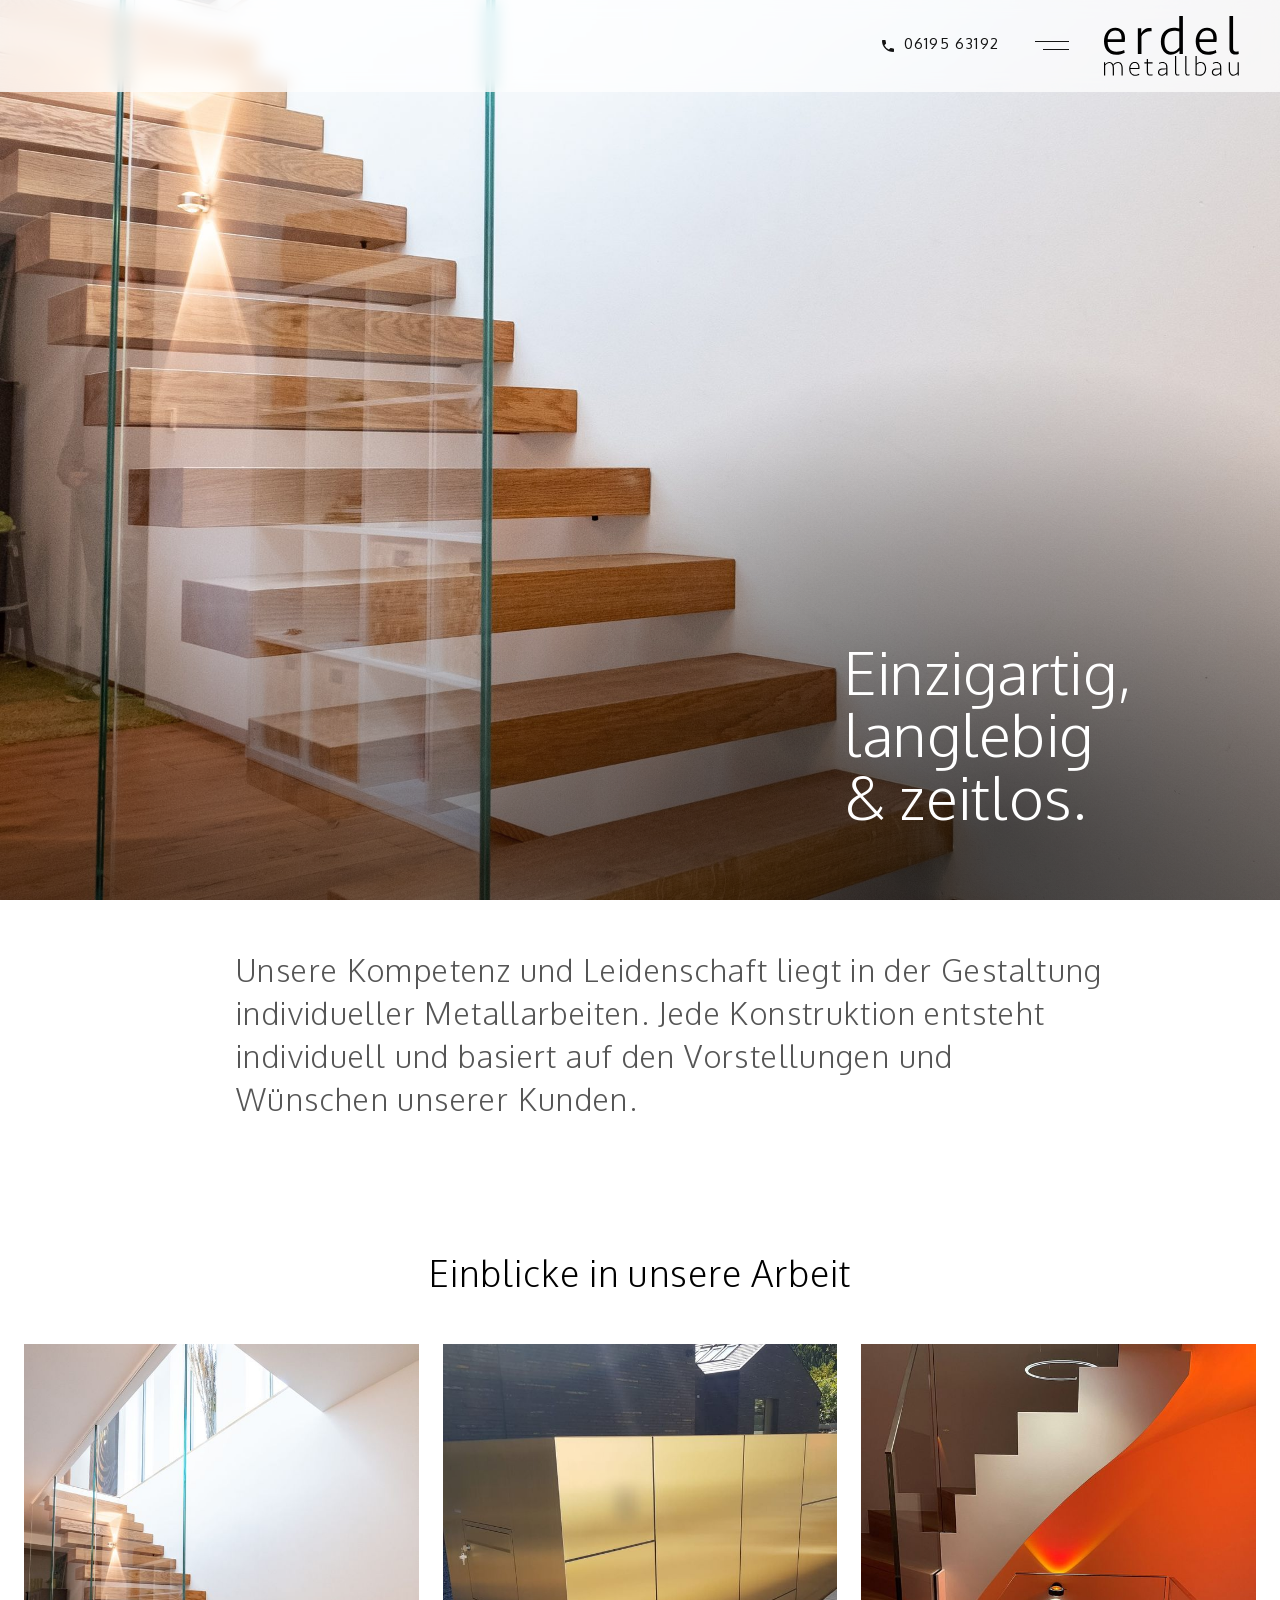
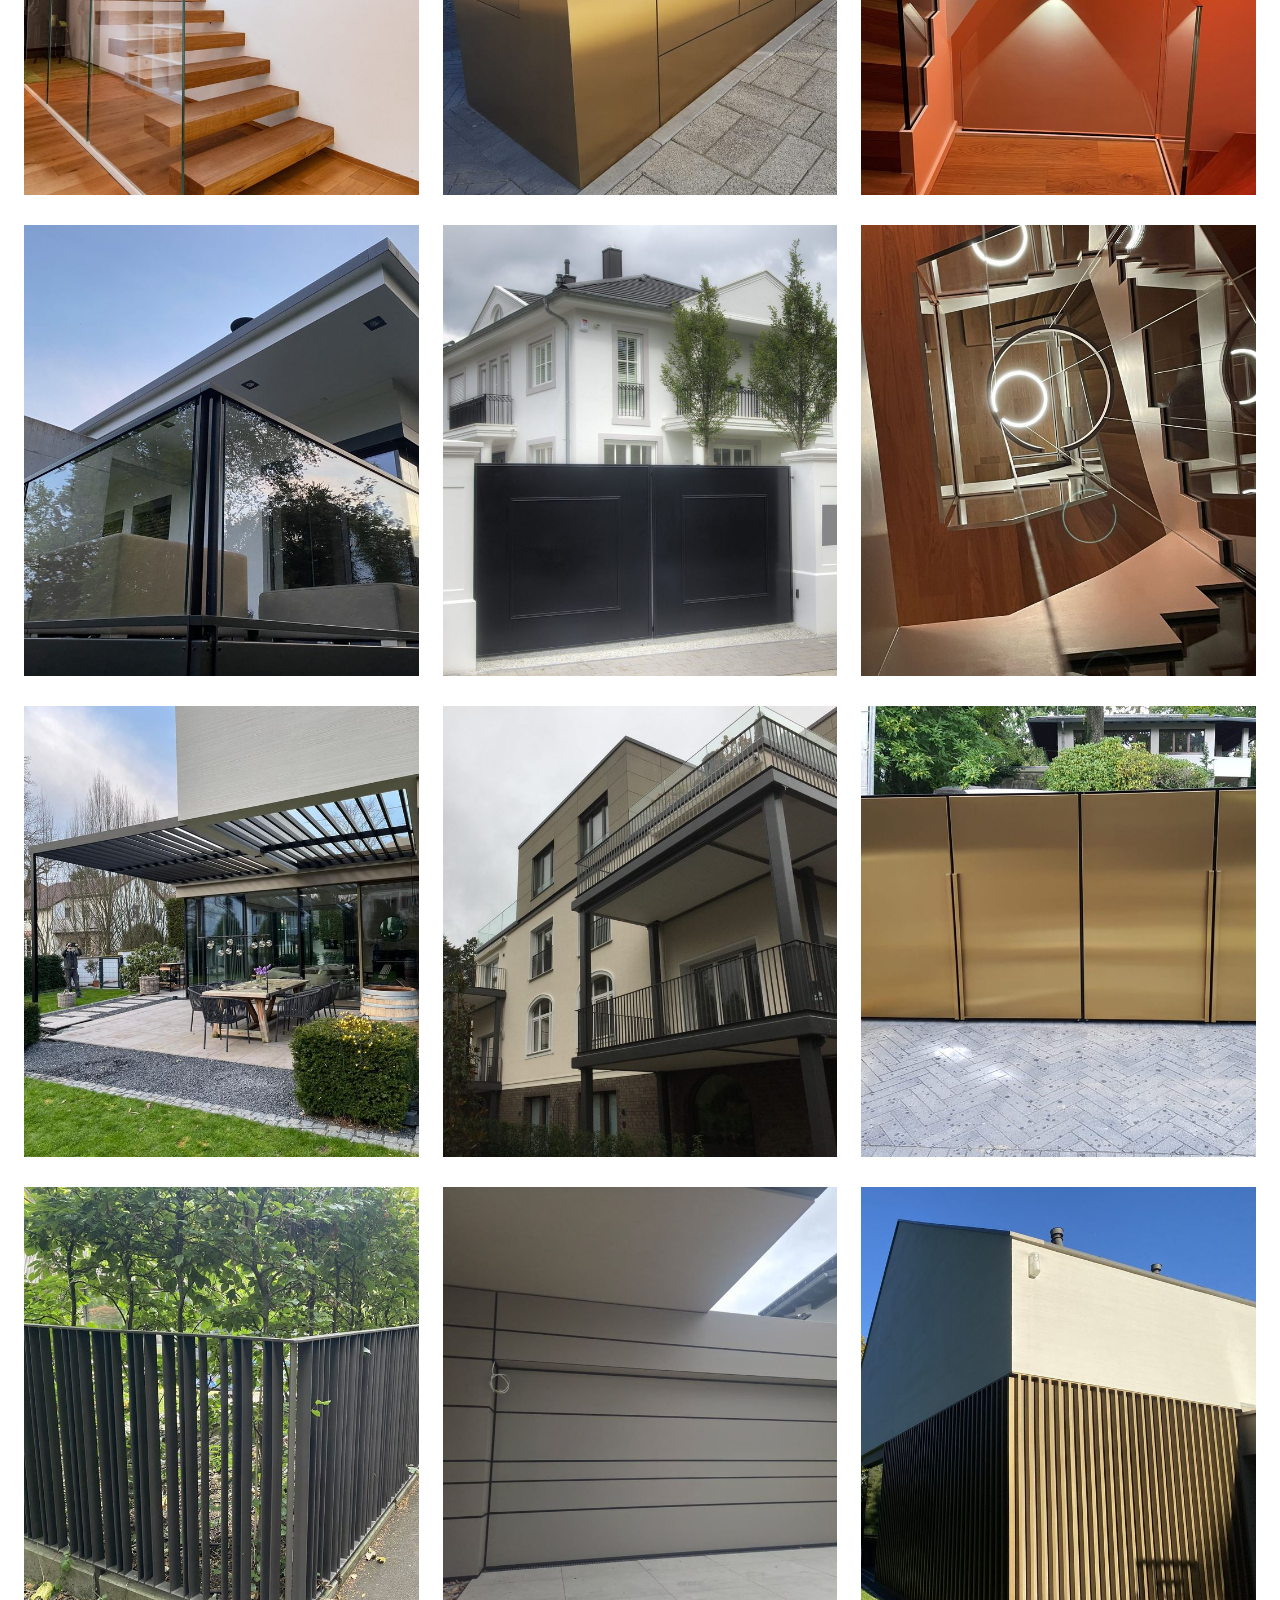
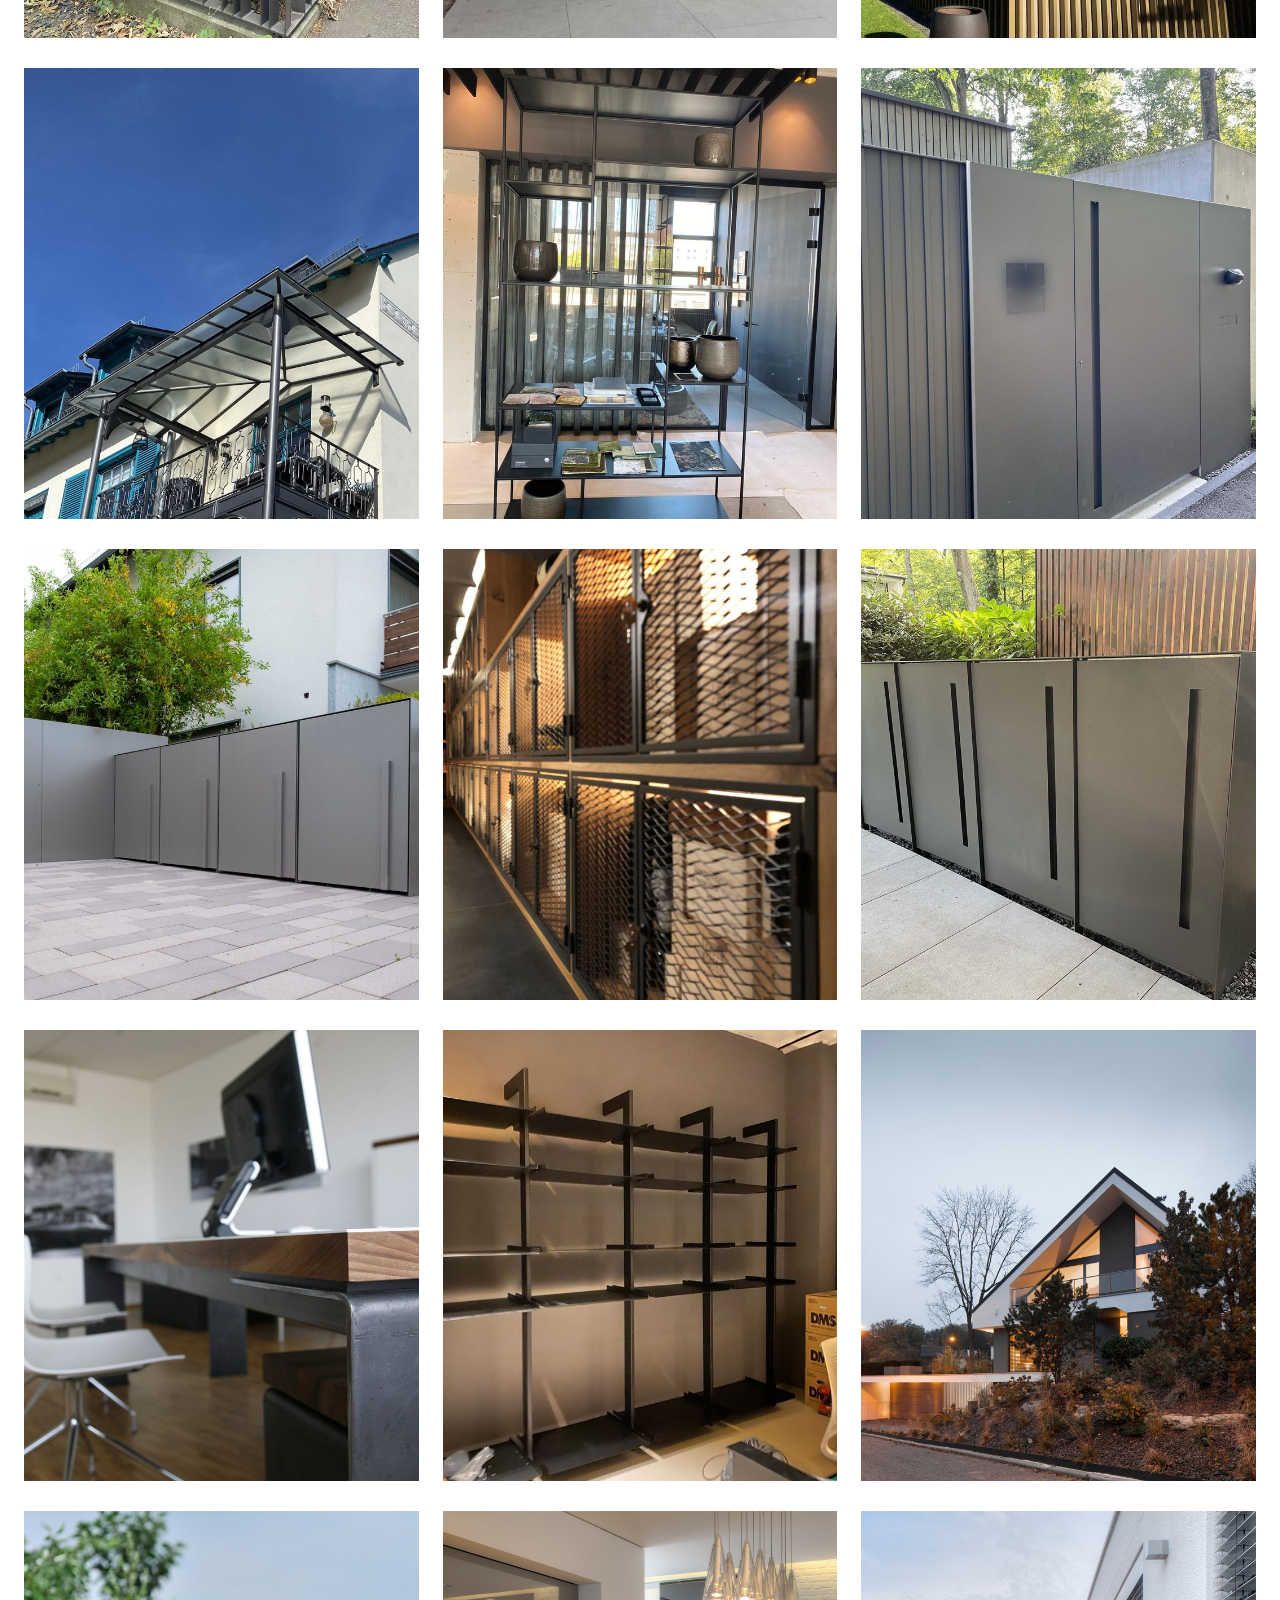
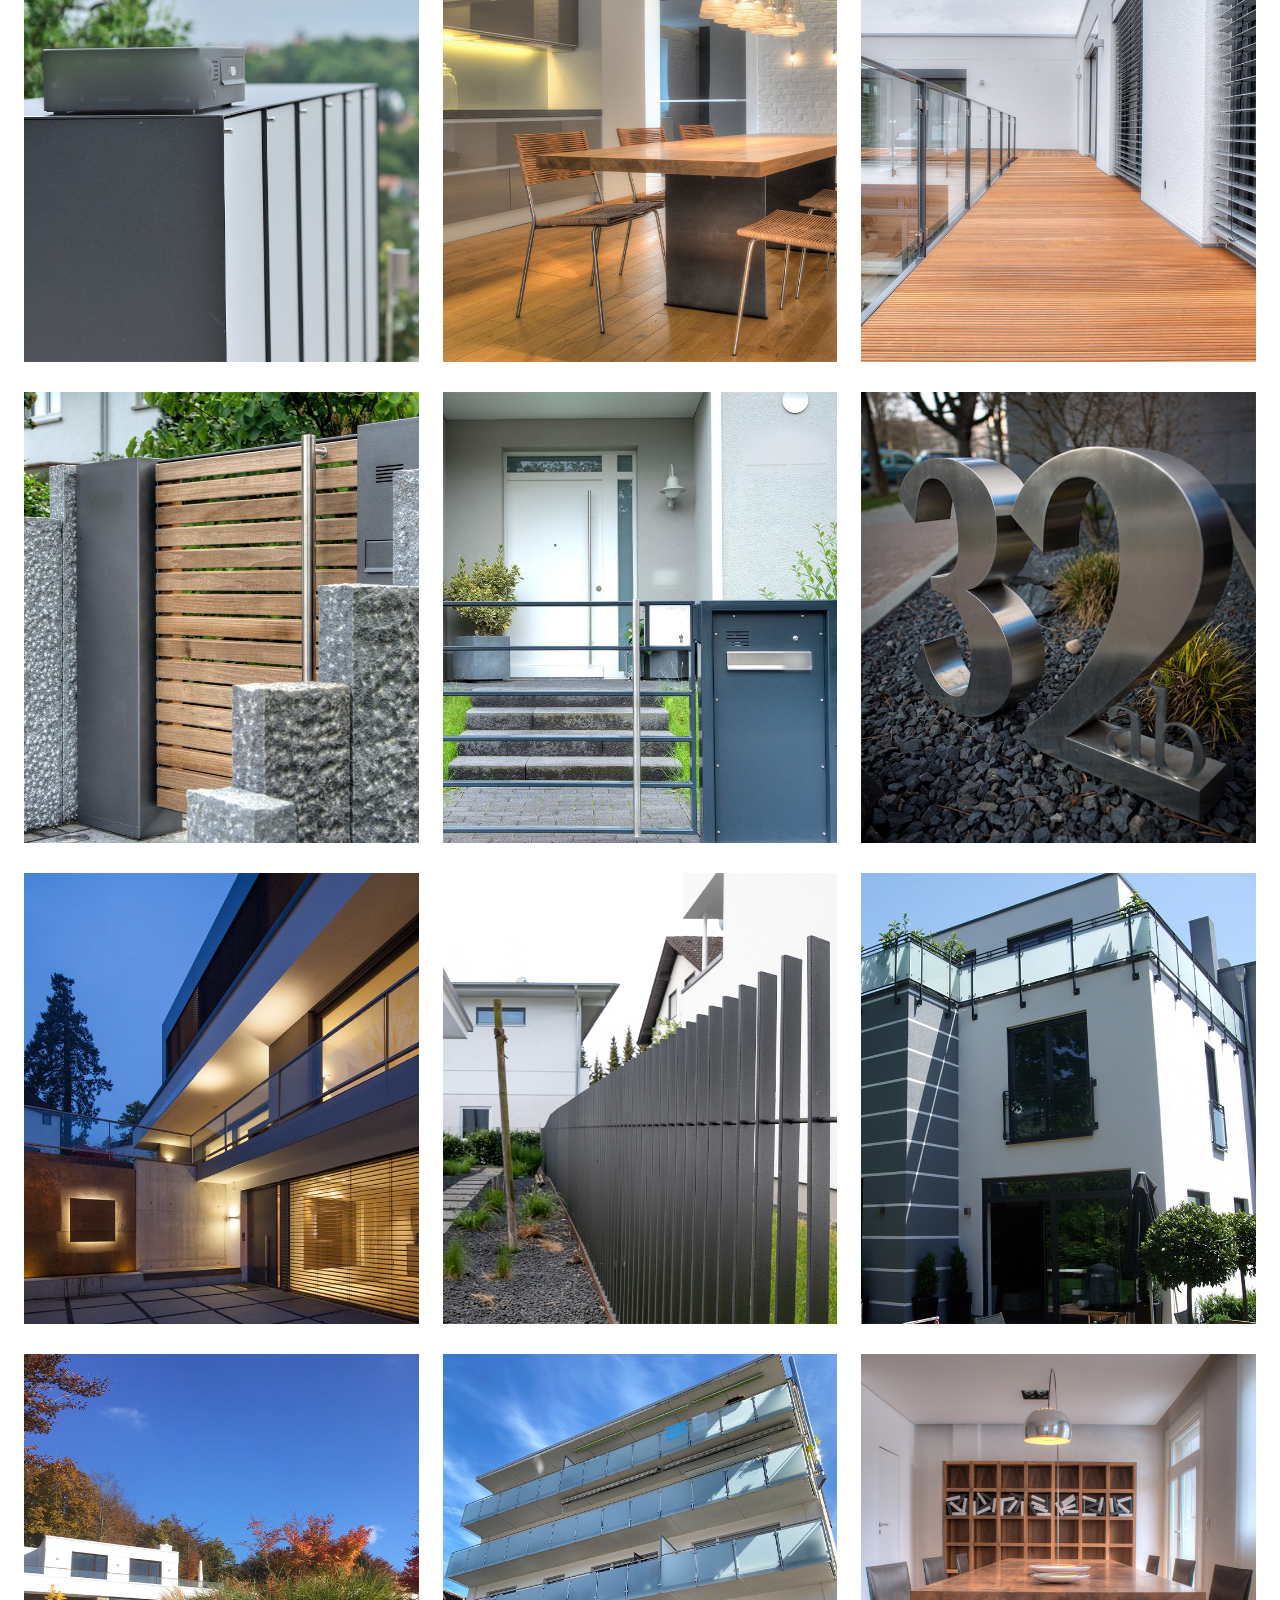
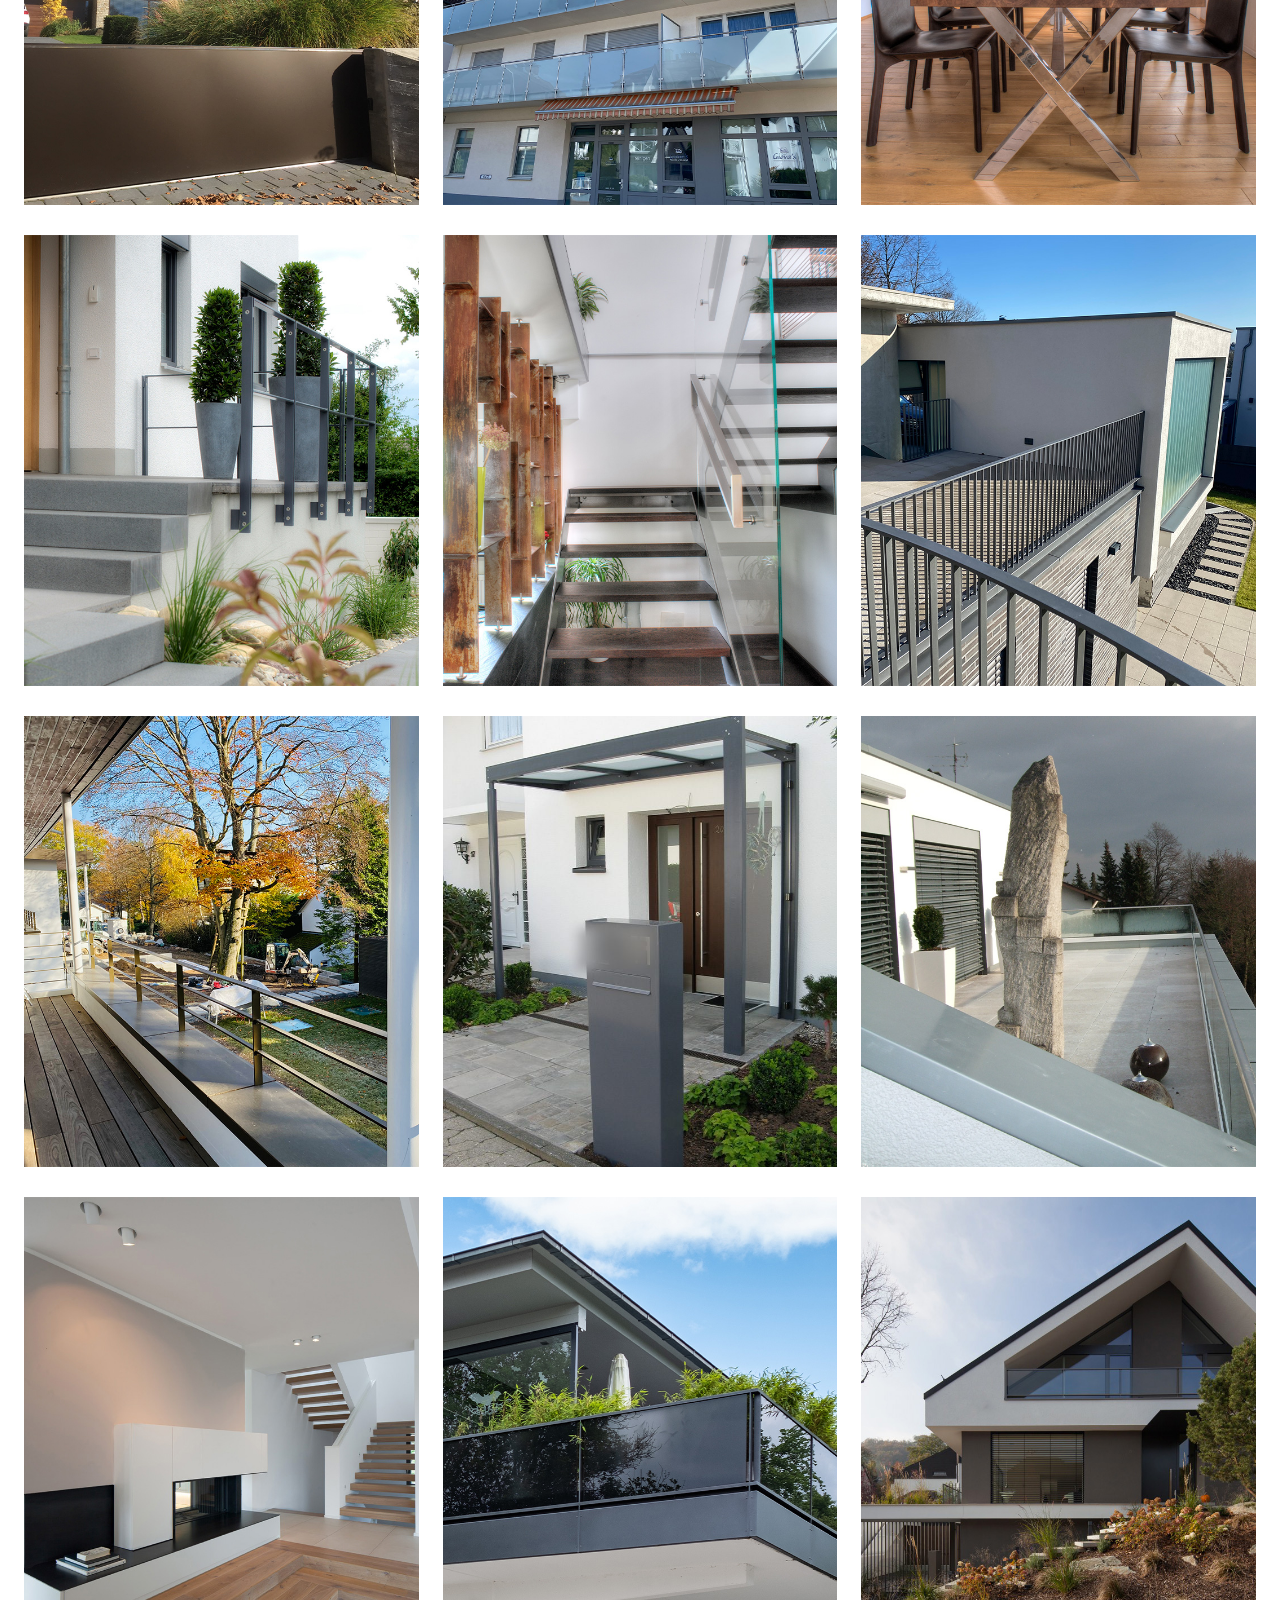
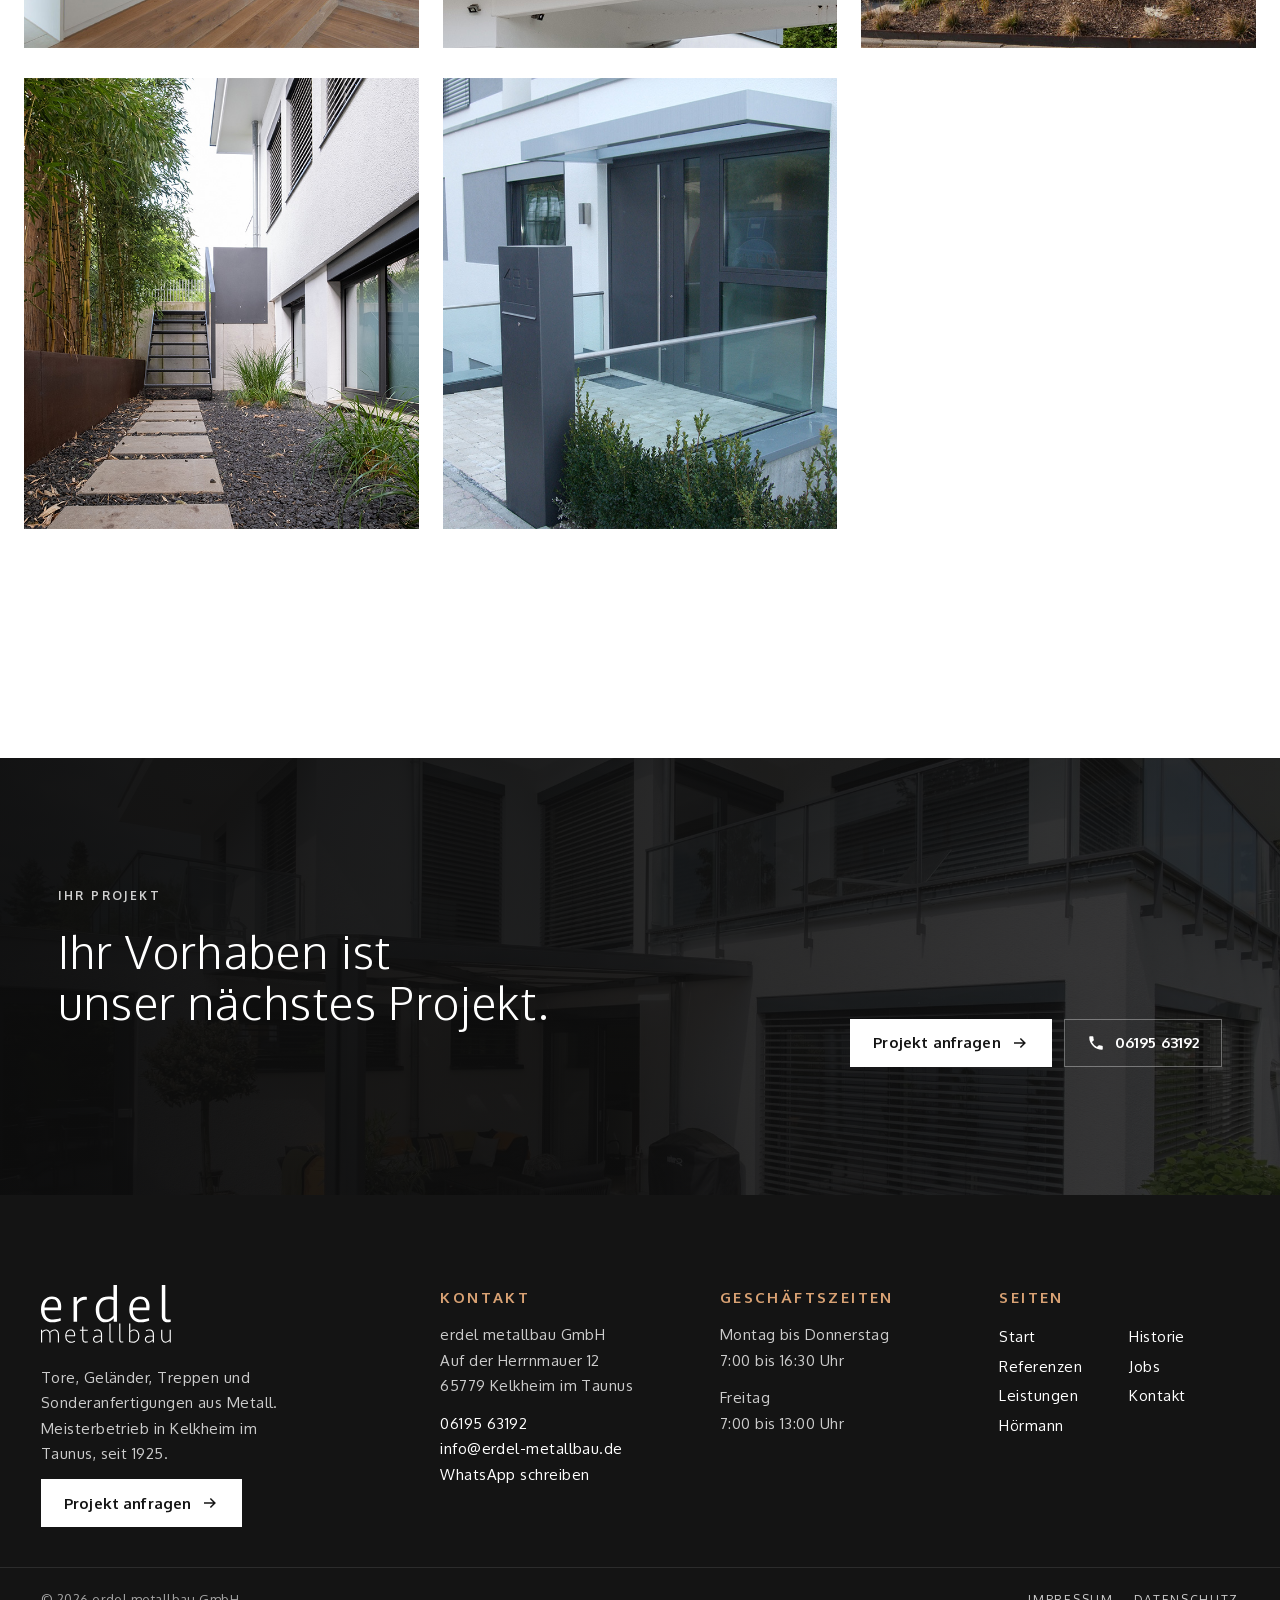
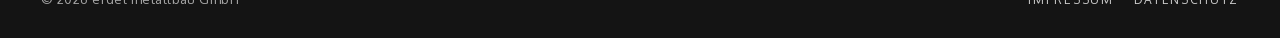
<file: referenzen/index.html>
<!doctype html>
<html lang="de">
<head>
    <meta charset="UTF-8">
    <meta name="viewport" content="width=device-width, initial-scale=1">
    <!-- Tile -->
    <!-- Favicon -->
    <link href="../favicon.ico" rel="icon" />
        <title>Referenzen &#8211; Erdel Metallbau</title>
<meta name='robots' content='noindex, nofollow' />
<style id="wp-img-auto-sizes-contain-inline-css">
img:is([sizes=auto i],[sizes^="auto," i]){contain-intrinsic-size:3000px 1500px}
/*# sourceURL=wp-img-auto-sizes-contain-inline-css */
</style>
<style id="wp-emoji-styles-inline-css">

	img.wp-smiley, img.emoji {
		display: inline !important;
		border: none !important;
		box-shadow: none !important;
		height: 1em !important;
		width: 1em !important;
		margin: 0 0.07em !important;
		vertical-align: -0.1em !important;
		background: none !important;
		padding: 0 !important;
	}
/*# sourceURL=wp-emoji-styles-inline-css */
</style>
<style id="wp-block-library-inline-css">
:root{--wp-block-synced-color:#7a00df;--wp-block-synced-color--rgb:122,0,223;--wp-bound-block-color:var(--wp-block-synced-color);--wp-editor-canvas-background:#ddd;--wp-admin-theme-color:#007cba;--wp-admin-theme-color--rgb:0,124,186;--wp-admin-theme-color-darker-10:#006ba1;--wp-admin-theme-color-darker-10--rgb:0,107,160.5;--wp-admin-theme-color-darker-20:#005a87;--wp-admin-theme-color-darker-20--rgb:0,90,135;--wp-admin-border-width-focus:2px}@media (min-resolution:192dpi){:root{--wp-admin-border-width-focus:1.5px}}.wp-element-button{cursor:pointer}:root .has-very-light-gray-background-color{background-color:#eee}:root .has-very-dark-gray-background-color{background-color:#313131}:root .has-very-light-gray-color{color:#eee}:root .has-very-dark-gray-color{color:#313131}:root .has-vivid-green-cyan-to-vivid-cyan-blue-gradient-background{background:linear-gradient(135deg,#00d084,#0693e3)}:root .has-purple-crush-gradient-background{background:linear-gradient(135deg,#34e2e4,#4721fb 50%,#ab1dfe)}:root .has-hazy-dawn-gradient-background{background:linear-gradient(135deg,#faaca8,#dad0ec)}:root .has-subdued-olive-gradient-background{background:linear-gradient(135deg,#fafae1,#67a671)}:root .has-atomic-cream-gradient-background{background:linear-gradient(135deg,#fdd79a,#004a59)}:root .has-nightshade-gradient-background{background:linear-gradient(135deg,#330968,#31cdcf)}:root .has-midnight-gradient-background{background:linear-gradient(135deg,#020381,#2874fc)}:root{--wp--preset--font-size--normal:16px;--wp--preset--font-size--huge:42px}.has-regular-font-size{font-size:1em}.has-larger-font-size{font-size:2.625em}.has-normal-font-size{font-size:var(--wp--preset--font-size--normal)}.has-huge-font-size{font-size:var(--wp--preset--font-size--huge)}:root .has-text-align-center{text-align:center}:root .has-text-align-left{text-align:left}:root .has-text-align-right{text-align:right}.has-fit-text{white-space:nowrap!important}#end-resizable-editor-section{display:none}.aligncenter{clear:both}.items-justified-left{justify-content:flex-start}.items-justified-center{justify-content:center}.items-justified-right{justify-content:flex-end}.items-justified-space-between{justify-content:space-between}.screen-reader-text{word-wrap:normal!important;border:0;clip-path:inset(50%);height:1px;margin:-1px;overflow:hidden;padding:0;position:absolute;width:1px;word-break:normal!important}.screen-reader-text:focus{background-color:#ddd;clip-path:none;color:#444;display:block;font-size:1em;height:auto;left:5px;line-height:normal;padding:15px 23px 14px;text-decoration:none;top:5px;width:auto;z-index:100000}html :where(.has-border-color){border-style:solid}html :where([style^=border-color],[style*=";border-color"],[style*="; border-color"]){border-style:solid}html :where([style^=border-top-color],[style*=";border-top-color"],[style*="; border-top-color"]){border-top-style:solid}html :where([style^=border-right-color],[style*=";border-right-color"],[style*="; border-right-color"]){border-right-style:solid}html :where([style^=border-bottom-color],[style*=";border-bottom-color"],[style*="; border-bottom-color"]){border-bottom-style:solid}html :where([style^=border-left-color],[style*=";border-left-color"],[style*="; border-left-color"]){border-left-style:solid}html :where([style^=border-width],[style*=";border-width"],[style*="; border-width"]){border-style:solid}html :where([style^=border-top-width],[style*=";border-top-width"],[style*="; border-top-width"]){border-top-style:solid}html :where([style^=border-right-width],[style*=";border-right-width"],[style*="; border-right-width"]){border-right-style:solid}html :where([style^=border-bottom-width],[style*=";border-bottom-width"],[style*="; border-bottom-width"]){border-bottom-style:solid}html :where([style^=border-left-width],[style*=";border-left-width"],[style*="; border-left-width"]){border-left-style:solid}html :where(img[class*=wp-image-]){height:auto;max-width:100%}:where(figure){margin:0 0 1em}html :where(.is-position-sticky){--wp-admin--admin-bar--position-offset:var(--wp-admin--admin-bar--height,0px)}@media screen and (max-width:600px){html :where(.is-position-sticky){--wp-admin--admin-bar--position-offset:0px}}

/*# sourceURL=/wp-includes/css/dist/block-library/common.min.css */
</style>
<style id="classic-theme-styles-inline-css">
/*! This file is auto-generated */
.wp-block-button__link{color:#fff;background-color:#32373c;border-radius:9999px;box-shadow:none;text-decoration:none;padding:calc(.667em + 2px) calc(1.333em + 2px);font-size:1.125em}.wp-block-file__button{background:#32373c;color:#fff;text-decoration:none}
/*# sourceURL=/wp-includes/css/classic-themes.min.css */
</style>

<style id="global-styles-inline-css">
:root{--wp--preset--aspect-ratio--square: 1;--wp--preset--aspect-ratio--4-3: 4/3;--wp--preset--aspect-ratio--3-4: 3/4;--wp--preset--aspect-ratio--3-2: 3/2;--wp--preset--aspect-ratio--2-3: 2/3;--wp--preset--aspect-ratio--16-9: 16/9;--wp--preset--aspect-ratio--9-16: 9/16;--wp--preset--color--black: #000000;--wp--preset--color--cyan-bluish-gray: #abb8c3;--wp--preset--color--white: #ffffff;--wp--preset--color--pale-pink: #f78da7;--wp--preset--color--vivid-red: #cf2e2e;--wp--preset--color--luminous-vivid-orange: #ff6900;--wp--preset--color--luminous-vivid-amber: #fcb900;--wp--preset--color--light-green-cyan: #7bdcb5;--wp--preset--color--vivid-green-cyan: #00d084;--wp--preset--color--pale-cyan-blue: #8ed1fc;--wp--preset--color--vivid-cyan-blue: #0693e3;--wp--preset--color--vivid-purple: #9b51e0;--wp--preset--gradient--vivid-cyan-blue-to-vivid-purple: linear-gradient(135deg,rgb(6,147,227) 0%,rgb(155,81,224) 100%);--wp--preset--gradient--light-green-cyan-to-vivid-green-cyan: linear-gradient(135deg,rgb(122,220,180) 0%,rgb(0,208,130) 100%);--wp--preset--gradient--luminous-vivid-amber-to-luminous-vivid-orange: linear-gradient(135deg,rgb(252,185,0) 0%,rgb(255,105,0) 100%);--wp--preset--gradient--luminous-vivid-orange-to-vivid-red: linear-gradient(135deg,rgb(255,105,0) 0%,rgb(207,46,46) 100%);--wp--preset--gradient--very-light-gray-to-cyan-bluish-gray: linear-gradient(135deg,rgb(238,238,238) 0%,rgb(169,184,195) 100%);--wp--preset--gradient--cool-to-warm-spectrum: linear-gradient(135deg,rgb(74,234,220) 0%,rgb(151,120,209) 20%,rgb(207,42,186) 40%,rgb(238,44,130) 60%,rgb(251,105,98) 80%,rgb(254,248,76) 100%);--wp--preset--gradient--blush-light-purple: linear-gradient(135deg,rgb(255,206,236) 0%,rgb(152,150,240) 100%);--wp--preset--gradient--blush-bordeaux: linear-gradient(135deg,rgb(254,205,165) 0%,rgb(254,45,45) 50%,rgb(107,0,62) 100%);--wp--preset--gradient--luminous-dusk: linear-gradient(135deg,rgb(255,203,112) 0%,rgb(199,81,192) 50%,rgb(65,88,208) 100%);--wp--preset--gradient--pale-ocean: linear-gradient(135deg,rgb(255,245,203) 0%,rgb(182,227,212) 50%,rgb(51,167,181) 100%);--wp--preset--gradient--electric-grass: linear-gradient(135deg,rgb(202,248,128) 0%,rgb(113,206,126) 100%);--wp--preset--gradient--midnight: linear-gradient(135deg,rgb(2,3,129) 0%,rgb(40,116,252) 100%);--wp--preset--font-size--small: 13px;--wp--preset--font-size--medium: 20px;--wp--preset--font-size--large: 36px;--wp--preset--font-size--x-large: 42px;--wp--preset--spacing--20: 0.44rem;--wp--preset--spacing--30: 0.67rem;--wp--preset--spacing--40: 1rem;--wp--preset--spacing--50: 1.5rem;--wp--preset--spacing--60: 2.25rem;--wp--preset--spacing--70: 3.38rem;--wp--preset--spacing--80: 5.06rem;--wp--preset--shadow--natural: 6px 6px 9px rgba(0, 0, 0, 0.2);--wp--preset--shadow--deep: 12px 12px 50px rgba(0, 0, 0, 0.4);--wp--preset--shadow--sharp: 6px 6px 0px rgba(0, 0, 0, 0.2);--wp--preset--shadow--outlined: 6px 6px 0px -3px rgb(255, 255, 255), 6px 6px rgb(0, 0, 0);--wp--preset--shadow--crisp: 6px 6px 0px rgb(0, 0, 0);}.wp-block-button{--wp--preset--dimension--25: 25%;--wp--preset--dimension--50: 50%;--wp--preset--dimension--75: 75%;--wp--preset--dimension--100: 100%;}:where(body) { margin: 0; }:where(.is-layout-flex){gap: 0.5em;}:where(.is-layout-grid){gap: 0.5em;}body .is-layout-flex{display: flex;}.is-layout-flex{flex-wrap: wrap;align-items: center;}.is-layout-flex > :is(*, div){margin: 0;}body .is-layout-grid{display: grid;}.is-layout-grid > :is(*, div){margin: 0;}body{padding-top: 0px;padding-right: 0px;padding-bottom: 0px;padding-left: 0px;}:root :where(.wp-element-button, .wp-block-button__link){background-color: #32373c;border-width: 0;color: #fff;font-family: inherit;font-size: inherit;font-style: inherit;font-weight: inherit;letter-spacing: inherit;line-height: inherit;padding-top: calc(0.667em + 2px);padding-right: calc(1.333em + 2px);padding-bottom: calc(0.667em + 2px);padding-left: calc(1.333em + 2px);text-decoration: none;text-transform: inherit;}.has-black-color{color: var(--wp--preset--color--black) !important;}.has-cyan-bluish-gray-color{color: var(--wp--preset--color--cyan-bluish-gray) !important;}.has-white-color{color: var(--wp--preset--color--white) !important;}.has-pale-pink-color{color: var(--wp--preset--color--pale-pink) !important;}.has-vivid-red-color{color: var(--wp--preset--color--vivid-red) !important;}.has-luminous-vivid-orange-color{color: var(--wp--preset--color--luminous-vivid-orange) !important;}.has-luminous-vivid-amber-color{color: var(--wp--preset--color--luminous-vivid-amber) !important;}.has-light-green-cyan-color{color: var(--wp--preset--color--light-green-cyan) !important;}.has-vivid-green-cyan-color{color: var(--wp--preset--color--vivid-green-cyan) !important;}.has-pale-cyan-blue-color{color: var(--wp--preset--color--pale-cyan-blue) !important;}.has-vivid-cyan-blue-color{color: var(--wp--preset--color--vivid-cyan-blue) !important;}.has-vivid-purple-color{color: var(--wp--preset--color--vivid-purple) !important;}.has-black-background-color{background-color: var(--wp--preset--color--black) !important;}.has-cyan-bluish-gray-background-color{background-color: var(--wp--preset--color--cyan-bluish-gray) !important;}.has-white-background-color{background-color: var(--wp--preset--color--white) !important;}.has-pale-pink-background-color{background-color: var(--wp--preset--color--pale-pink) !important;}.has-vivid-red-background-color{background-color: var(--wp--preset--color--vivid-red) !important;}.has-luminous-vivid-orange-background-color{background-color: var(--wp--preset--color--luminous-vivid-orange) !important;}.has-luminous-vivid-amber-background-color{background-color: var(--wp--preset--color--luminous-vivid-amber) !important;}.has-light-green-cyan-background-color{background-color: var(--wp--preset--color--light-green-cyan) !important;}.has-vivid-green-cyan-background-color{background-color: var(--wp--preset--color--vivid-green-cyan) !important;}.has-pale-cyan-blue-background-color{background-color: var(--wp--preset--color--pale-cyan-blue) !important;}.has-vivid-cyan-blue-background-color{background-color: var(--wp--preset--color--vivid-cyan-blue) !important;}.has-vivid-purple-background-color{background-color: var(--wp--preset--color--vivid-purple) !important;}.has-black-border-color{border-color: var(--wp--preset--color--black) !important;}.has-cyan-bluish-gray-border-color{border-color: var(--wp--preset--color--cyan-bluish-gray) !important;}.has-white-border-color{border-color: var(--wp--preset--color--white) !important;}.has-pale-pink-border-color{border-color: var(--wp--preset--color--pale-pink) !important;}.has-vivid-red-border-color{border-color: var(--wp--preset--color--vivid-red) !important;}.has-luminous-vivid-orange-border-color{border-color: var(--wp--preset--color--luminous-vivid-orange) !important;}.has-luminous-vivid-amber-border-color{border-color: var(--wp--preset--color--luminous-vivid-amber) !important;}.has-light-green-cyan-border-color{border-color: var(--wp--preset--color--light-green-cyan) !important;}.has-vivid-green-cyan-border-color{border-color: var(--wp--preset--color--vivid-green-cyan) !important;}.has-pale-cyan-blue-border-color{border-color: var(--wp--preset--color--pale-cyan-blue) !important;}.has-vivid-cyan-blue-border-color{border-color: var(--wp--preset--color--vivid-cyan-blue) !important;}.has-vivid-purple-border-color{border-color: var(--wp--preset--color--vivid-purple) !important;}.has-vivid-cyan-blue-to-vivid-purple-gradient-background{background: var(--wp--preset--gradient--vivid-cyan-blue-to-vivid-purple) !important;}.has-light-green-cyan-to-vivid-green-cyan-gradient-background{background: var(--wp--preset--gradient--light-green-cyan-to-vivid-green-cyan) !important;}.has-luminous-vivid-amber-to-luminous-vivid-orange-gradient-background{background: var(--wp--preset--gradient--luminous-vivid-amber-to-luminous-vivid-orange) !important;}.has-luminous-vivid-orange-to-vivid-red-gradient-background{background: var(--wp--preset--gradient--luminous-vivid-orange-to-vivid-red) !important;}.has-very-light-gray-to-cyan-bluish-gray-gradient-background{background: var(--wp--preset--gradient--very-light-gray-to-cyan-bluish-gray) !important;}.has-cool-to-warm-spectrum-gradient-background{background: var(--wp--preset--gradient--cool-to-warm-spectrum) !important;}.has-blush-light-purple-gradient-background{background: var(--wp--preset--gradient--blush-light-purple) !important;}.has-blush-bordeaux-gradient-background{background: var(--wp--preset--gradient--blush-bordeaux) !important;}.has-luminous-dusk-gradient-background{background: var(--wp--preset--gradient--luminous-dusk) !important;}.has-pale-ocean-gradient-background{background: var(--wp--preset--gradient--pale-ocean) !important;}.has-electric-grass-gradient-background{background: var(--wp--preset--gradient--electric-grass) !important;}.has-midnight-gradient-background{background: var(--wp--preset--gradient--midnight) !important;}.has-small-font-size{font-size: var(--wp--preset--font-size--small) !important;}.has-medium-font-size{font-size: var(--wp--preset--font-size--medium) !important;}.has-large-font-size{font-size: var(--wp--preset--font-size--large) !important;}.has-x-large-font-size{font-size: var(--wp--preset--font-size--x-large) !important;}
/*# sourceURL=global-styles-inline-css */
</style>

<link rel='stylesheet' id='wp-style-css' href='../wp-content/themes/erdel/assets/styles/style.min.css' media='all' />
<meta name="generator" content="WordPress 7.1.3" />

<link rel="preload" href="../nxm/fonts/oxygen-300-latin.woff2" as="font" type="font/woff2" crossorigin>
<link rel="preload" href="../nxm/fonts/oxygen-400-latin.woff2" as="font" type="font/woff2" crossorigin>
<link rel="preload" href="../nxm/fonts/oxygen-700-latin.woff2" as="font" type="font/woff2" crossorigin>
<link rel="stylesheet" href="../nxm/nxm.css?v=56">
<meta name="theme-color" content="#141414">
</head>
<body class="nxm-hero wp-singular page-template page-template-page-full-width-image page-template-page-full-width-image-php page page-id-209 wp-theme-erdel">
        <div id="page" class="site">
        <!-- nxm:header -->
<a class="nxm-skip" href="#content">Zum Inhalt springen</a>
<header class="nxm-head" id="nxm-head">
  <div class="nxm-head__right">
    <a class="nxm-head__tel" href="tel:+49619563192"><svg viewBox="0 0 24 24" aria-hidden="true"><path d="M6.6 10.8a15.1 15.1 0 0 0 6.6 6.6l2.2-2.2c.3-.3.7-.4 1-.2 1.1.4 2.3.6 3.6.6.6 0 1 .4 1 1V20c0 .6-.4 1-1 1A17 17 0 0 1 3 4c0-.6.4-1 1-1h3.5c.6 0 1 .4 1 1 0 1.3.2 2.5.6 3.6.1.3 0 .7-.2 1l-2.3 2.2z"/></svg><span>06195&nbsp;63192</span></a>
    <button class="nxm-burger" type="button" aria-expanded="false" aria-controls="nxm-menu" aria-label="Menü öffnen">
      <span class="nxm-burger__icon" aria-hidden="true"><i></i><i></i></span>
    </button>
    <a class="nxm-head__logo" href="../" aria-label="erdel metallbau – zur Startseite">
      <img src="../wp-content/themes/erdel/assets/images/logo.svg" alt="erdel metallbau" width="170" height="52">
    </a>
  </div>
</header>
<div class="nxm-menu" id="nxm-menu" role="dialog" aria-modal="true" aria-label="Hauptmenü" aria-hidden="true">
  <div class="nxm-menu__bg" aria-hidden="true"><img src="../nxm/img/tor-villa.jpg" alt="" decoding="async" data-nxm-img="0"><img src="../nxm/img/zaun-lamellen.jpg" alt="" decoding="async" data-nxm-img="1" class=is-active><img src="../nxm/img/tor-anthrazit.jpg" alt="" decoding="async" data-nxm-img="2"><img src="../nxm/img/eingang-anthrazit.jpg" alt="" decoding="async" data-nxm-img="3"><img src="../nxm/img/balkon-altbau.jpg" alt="" decoding="async" data-nxm-img="4"><img src="../nxm/img/montage-transporter.jpg" alt="" decoding="async" data-nxm-img="5"><img src="../nxm/img/haus-terrasse.jpg" alt="" decoding="async" data-nxm-img="6"></div>
  <div class="nxm-menu__inner">
    <nav class="nxm-menu__nav" aria-label="Hauptnavigation"><ul><li style="--i:0"><a href="../" data-nxm-img="0">Start</a></li><li style="--i:1"><a href="../referenzen/" data-nxm-img="1" aria-current="page">Referenzen</a></li><li style="--i:2"><a href="../leistungen/" data-nxm-img="2">Leistungen</a></li><li style="--i:3"><a href="../hoermann/" data-nxm-img="3">Hörmann</a></li><li style="--i:4"><a href="../historie/" data-nxm-img="4">Historie</a></li><li style="--i:5"><a href="../jobs/" data-nxm-img="5">Jobs</a></li><li style="--i:6"><a href="../kontakt/" data-nxm-img="6">Kontakt</a></li></ul></nav>
    <a class="nxm-menu__cta" href="../kontakt/"><span aria-hidden="true">&gt;</span> Kontaktformular</a>
  </div>
  <div class="nxm-menu__foot">
    <p>Auf der Herrnmauer 12, 65779 Kelkheim im Taunus<br>
      <a href="tel:+49619563192">+49 (0)&nbsp;6195-63192</a> · <a href="mailto:info@erdel-metallbau.de">info@erdel-metallbau.de</a> · <a href="https://wa.me/49619563192" target="_blank" rel="noopener">WhatsApp</a></p>
    <p class="nxm-menu__legal"><a href="../impressum/">Impressum</a><a href="../datenschutzerklaerung/">Datenschutz</a></p>
  </div>
  <p class="nxm-menu__claim" aria-hidden="true">geradlinig<br>modern<br>individuell</p>
</div>
<!-- /nxm:header -->
<div id="content" class="site-content">
    <div id="content-main" class="site-main">
        <main id="main" class="main-content">
                        <header class="main-header featured-full-width-img  bg-dark text-light mb-3" style="background-image: url('../nxm/img/hero-treppe.jpg')">
                <div class="container h-100 d-flex align-items-end pb-3 ms-auto p-2 bd-highlight">
                        <h1 style="--seg:4.859">Einzigartig, langlebig &&nbsp;zeitlos.</h1>
                    <!--<h1 class="main-title text-right">Referenzen</h1>-->
                  
                 
                </div>
            </header>
        
                                <div class="main-body">
                    <div class="container">
    <div class="row px-3 mt-5">
        <div class="col-md-2 d-sm-none d-md-block"> </div>
        <div class="col-lg-9 col-sm-12">
            <p class="hero-text">
                Unsere Kompetenz und Leidenschaft liegt in der Gestaltung individueller Metallarbeiten. Jede Konstruktion entsteht individuell und basiert auf den Vorstellungen und Wünschen unserer&nbsp;Kunden.             </p>
        </div>
        <div class="col-1 d-sm-none d-md-block "></div>
    </div>
    <div class="row px-3">
        <div class="col-lg-4 d-sm-none d-md-block">
        </div>
        <div class="col-lg-8 col-sm-12 px-5 mb-5" data-aos="fade-up" data-aos-delay="200">
                <p>
                                    </p>
            </div>
    </div>
</div>


<div class="container-fluid no-background-color">
	<div class="container gallery">
        <div class="row portfolio-container">
                            <div class="col-12 gallery-heading">
                    <h2>
                        Einblicke in unsere&nbsp;Arbeit                    </h2>
                </div>
                                        <!-- nxm:galerie-neu -->
                <div class="col-12 col-sm-4 portfolio-item">
                    <div class="gallery-image-container">
                            <a href="./#" class="fl-gallery">
                                <img decoding="async" loading="lazy" class="img-fluid" src="../nxm/img/galerie/treppe-holz-glas.jpg" title="Freitragende Holztreppe mit Glasgeländer" alt="Freitragende Holztreppe mit Glasgeländer" />
                            </a>
                    </div>
                </div>
                <div class="col-12 col-sm-4 portfolio-item">
                    <div class="gallery-image-container">
                            <a href="./#" class="fl-gallery">
                                <img decoding="async" loading="lazy" class="img-fluid" src="../nxm/img/galerie/briefkasten-gold.jpg" title="Briefkasten- und Müllboxanlage in Messingoptik" alt="Briefkasten- und Müllboxanlage in Messingoptik" />
                            </a>
                    </div>
                </div>
                <div class="col-12 col-sm-4 portfolio-item">
                    <div class="gallery-image-container">
                            <a href="./#" class="fl-gallery">
                                <img decoding="async" loading="lazy" class="img-fluid" src="../nxm/img/galerie/treppe-licht.jpg" title="Treppenauge mit Glasbrüstung und Lichtakzent" alt="Treppenauge mit Glasbrüstung und Lichtakzent" />
                            </a>
                    </div>
                </div>
                <div class="col-12 col-sm-4 portfolio-item">
                    <div class="gallery-image-container">
                            <a href="./#" class="fl-gallery">
                                <img decoding="async" loading="lazy" class="img-fluid" src="../nxm/img/galerie/gelaender-glas.jpg" title="Ganzglasbrüstung an einer Terrasse" alt="Ganzglasbrüstung an einer Terrasse" />
                            </a>
                    </div>
                </div>
                <div class="col-12 col-sm-4 portfolio-item">
                    <div class="gallery-image-container">
                            <a href="./#" class="fl-gallery">
                                <img decoding="async" loading="lazy" class="img-fluid" src="../nxm/img/galerie/tor-villa.jpg" title="Zweiflügeliges Einfahrtstor mit Pforte" alt="Zweiflügeliges Einfahrtstor mit Pforte" />
                            </a>
                    </div>
                </div>
                <div class="col-12 col-sm-4 portfolio-item">
                    <div class="gallery-image-container">
                            <a href="./#" class="fl-gallery">
                                <img decoding="async" loading="lazy" class="img-fluid" src="../nxm/img/galerie/treppenauge.jpg" title="Blick ins Treppenauge mit Glasgeländer" alt="Blick ins Treppenauge mit Glasgeländer" />
                            </a>
                    </div>
                </div>
                <div class="col-12 col-sm-4 portfolio-item">
                    <div class="gallery-image-container">
                            <a href="./#" class="fl-gallery">
                                <img decoding="async" loading="lazy" class="img-fluid" src="../nxm/img/galerie/pergola.jpg" title="Lamellendach über der Terrasse" alt="Lamellendach über der Terrasse" />
                            </a>
                    </div>
                </div>
                <div class="col-12 col-sm-4 portfolio-item">
                    <div class="gallery-image-container">
                            <a href="./#" class="fl-gallery">
                                <img decoding="async" loading="lazy" class="img-fluid" src="../nxm/img/galerie/balkone.jpg" title="Balkonanlage mit Stahlgeländern" alt="Balkonanlage mit Stahlgeländern" />
                            </a>
                    </div>
                </div>
                <div class="col-12 col-sm-4 portfolio-item">
                    <div class="gallery-image-container">
                            <a href="./#" class="fl-gallery">
                                <img decoding="async" loading="lazy" class="img-fluid" src="../nxm/img/galerie/muellbox-gold.jpg" title="Müllboxen mit Messingfronten" alt="Müllboxen mit Messingfronten" />
                            </a>
                    </div>
                </div>
                <div class="col-12 col-sm-4 portfolio-item">
                    <div class="gallery-image-container">
                            <a href="./#" class="fl-gallery">
                                <img decoding="async" loading="lazy" class="img-fluid" src="../nxm/img/galerie/zaun-stab.jpg" title="Stabzaun in Anthrazit entlang eines Weges" alt="Stabzaun in Anthrazit entlang eines Weges" />
                            </a>
                    </div>
                </div>
                <div class="col-12 col-sm-4 portfolio-item">
                    <div class="gallery-image-container">
                            <a href="./#" class="fl-gallery">
                                <img decoding="async" loading="lazy" class="img-fluid" src="../nxm/img/galerie/garagentor-verkleidet.jpg" title="Garagentor mit flächenbündiger Verkleidung" alt="Garagentor mit flächenbündiger Verkleidung" />
                            </a>
                    </div>
                </div>
                <div class="col-12 col-sm-4 portfolio-item">
                    <div class="gallery-image-container">
                            <a href="./#" class="fl-gallery">
                                <img decoding="async" loading="lazy" class="img-fluid" src="../nxm/img/galerie/fassade-bronze.jpg" title="Fassadenverkleidung aus bronzefarbenen Lamellen" alt="Fassadenverkleidung aus bronzefarbenen Lamellen" />
                            </a>
                    </div>
                </div>
                <div class="col-12 col-sm-4 portfolio-item">
                    <div class="gallery-image-container">
                            <a href="./#" class="fl-gallery">
                                <img decoding="async" loading="lazy" class="img-fluid" src="../nxm/img/galerie/balkon-altbau.jpg" title="Stahlbalkon mit Glasvordach an einer Altbauvilla" alt="Stahlbalkon mit Glasvordach an einer Altbauvilla" />
                            </a>
                    </div>
                </div>
                <div class="col-12 col-sm-4 portfolio-item">
                    <div class="gallery-image-container">
                            <a href="./#" class="fl-gallery">
                                <img decoding="async" loading="lazy" class="img-fluid" src="../nxm/img/galerie/regal-showroom.jpg" title="Regalsystem aus Stahl im Showroom" alt="Regalsystem aus Stahl im Showroom" />
                            </a>
                    </div>
                </div>
                <div class="col-12 col-sm-4 portfolio-item">
                    <div class="gallery-image-container">
                            <a href="./#" class="fl-gallery">
                                <img decoding="async" loading="lazy" class="img-fluid" src="../nxm/img/galerie/pforte-anthrazit.jpg" title="Pforte mit Sprechanlage, Anthrazit" alt="Pforte mit Sprechanlage, Anthrazit" />
                            </a>
                    </div>
                </div>
                <div class="col-12 col-sm-4 portfolio-item">
                    <div class="gallery-image-container">
                            <a href="./#" class="fl-gallery">
                                <img decoding="async" loading="lazy" class="img-fluid" src="../nxm/img/galerie/sichtschutz-schraenke.jpg" title="Sichtschutzwand mit integrierten Schränken" alt="Sichtschutzwand mit integrierten Schränken" />
                            </a>
                    </div>
                </div>
                <div class="col-12 col-sm-4 portfolio-item">
                    <div class="gallery-image-container">
                            <a href="./#" class="fl-gallery">
                                <img decoding="async" loading="lazy" class="img-fluid" src="../nxm/img/galerie/spinde-gitter.jpg" title="Schrankfronten aus Streckmetall" alt="Schrankfronten aus Streckmetall" />
                            </a>
                    </div>
                </div>
                <div class="col-12 col-sm-4 portfolio-item">
                    <div class="gallery-image-container">
                            <a href="./#" class="fl-gallery">
                                <img decoding="async" loading="lazy" class="img-fluid" src="../nxm/img/galerie/muellbox-anthrazit.jpg" title="Müllboxen in Anthrazit mit Griffleisten" alt="Müllboxen in Anthrazit mit Griffleisten" />
                            </a>
                    </div>
                </div>
                <div class="col-12 col-sm-4 portfolio-item">
                    <div class="gallery-image-container">
                            <a href="./#" class="fl-gallery">
                                <img decoding="async" loading="lazy" class="img-fluid" src="../nxm/img/galerie/schreibtisch.jpg" title="Schreibtisch mit Stahlwange" alt="Schreibtisch mit Stahlwange" />
                            </a>
                    </div>
                </div>
                <div class="col-12 col-sm-4 portfolio-item">
                    <div class="gallery-image-container">
                            <a href="./#" class="fl-gallery">
                                <img decoding="async" loading="lazy" class="img-fluid" src="../nxm/img/galerie/regal-wand.jpg" title="Wandregal aus Stahl" alt="Wandregal aus Stahl" />
                            </a>
                    </div>
                </div>
<!-- /nxm:galerie-neu -->
                <div class="col-12 col-sm-4 portfolio-item">
                    <div class="gallery-image-container">
                            <a href="./#" class="fl-gallery">
                                <img decoding="async" class="img-fluid" src="../wp-content/uploads/2022/10/erdel-metallbau-kelkheim-rhein-main-metallbauer-unternehmen-galerie-referenzen-42.jpg" title="erdel-metallbau-kelkheim-rhein-main-metallbauer-unternehmen-galerie-referenzen (42)" alt="" />
                            </a>
                    </div>
                </div>
                            <div class="col-12 col-sm-4 portfolio-item">
                    <div class="gallery-image-container">
                            <a href="./#" class="fl-gallery">
                                <img decoding="async" class="img-fluid" src="../wp-content/uploads/2022/10/erdel-metallbau-kelkheim-rhein-main-metallbauer-unternehmen-galerie-referenzen-27.jpg" title="erdel-metallbau-kelkheim-rhein-main-metallbauer-unternehmen-galerie-referenzen (27)" alt="" />
                            </a>
                    </div>
                </div>
                            <div class="col-12 col-sm-4 portfolio-item">
                    <div class="gallery-image-container">
                            <a href="./#" class="fl-gallery">
                                <img decoding="async" class="img-fluid" src="../wp-content/uploads/2022/10/erdel-metallbau-kelkheim-rhein-main-metallbauer-unternehmen-galerie-referenzen-25.jpg" title="erdel-metallbau-kelkheim-rhein-main-metallbauer-unternehmen-galerie-referenzen (25)" alt="" />
                            </a>
                    </div>
                </div>
                            <div class="col-12 col-sm-4 portfolio-item">
                    <div class="gallery-image-container">
                            <a href="./#" class="fl-gallery">
                                <img decoding="async" class="img-fluid" src="../wp-content/uploads/2022/10/erdel-metallbau-kelkheim-rhein-main-metallbauer-unternehmen-galerie-referenzen-22.jpg" title="erdel-metallbau-kelkheim-rhein-main-metallbauer-unternehmen-galerie-referenzen (22)" alt="" />
                            </a>
                    </div>
                </div>
                            <div class="col-12 col-sm-4 portfolio-item">
                    <div class="gallery-image-container">
                            <a href="./#" class="fl-gallery">
                                <img decoding="async" class="img-fluid" src="../wp-content/uploads/2022/10/erdel-metallbau-kelkheim-rhein-main-metallbauer-unternehmen-galerie-referenzen-17.jpg" title="erdel-metallbau-kelkheim-rhein-main-metallbauer-unternehmen-galerie-referenzen (17)" alt="" />
                            </a>
                    </div>
                </div>
                            <div class="col-12 col-sm-4 portfolio-item">
                    <div class="gallery-image-container">
                            <a href="./#" class="fl-gallery">
                                <img decoding="async" class="img-fluid" src="../wp-content/uploads/2022/10/erdel-metallbau-kelkheim-rhein-main-metallbauer-unternehmen-galerie-referenzen-14.jpg" title="erdel-metallbau-kelkheim-rhein-main-metallbauer-unternehmen-galerie-referenzen (14)" alt="" />
                            </a>
                    </div>
                </div>
                            <div class="col-12 col-sm-4 portfolio-item">
                    <div class="gallery-image-container">
                            <a href="./#" class="fl-gallery">
                                <img decoding="async" class="img-fluid" src="../wp-content/uploads/2022/10/erdel-metallbau-kelkheim-rhein-main-metallbauer-unternehmen-galerie-referenzen-12.jpg" title="erdel-metallbau-kelkheim-rhein-main-metallbauer-unternehmen-galerie-referenzen (12)" alt="" />
                            </a>
                    </div>
                </div>
                            <div class="col-12 col-sm-4 portfolio-item">
                    <div class="gallery-image-container">
                            <a href="./#" class="fl-gallery">
                                <img decoding="async" class="img-fluid" src="../wp-content/uploads/2022/10/erdel-metallbau-kelkheim-rhein-main-metallbauer-unternehmen-galerie-referenzen-46.jpg" title="erdel-metallbau-kelkheim-rhein-main-metallbauer-unternehmen-galerie-referenzen (46)" alt="" />
                            </a>
                    </div>
                </div>
                            <div class="col-12 col-sm-4 portfolio-item">
                    <div class="gallery-image-container">
                            <a href="./#" class="fl-gallery">
                                <img decoding="async" class="img-fluid" src="../wp-content/uploads/2022/10/erdel-metallbau-kelkheim-rhein-main-metallbauer-unternehmen-galerie-referenzen-31.jpg" title="erdel-metallbau-kelkheim-rhein-main-metallbauer-unternehmen-galerie-referenzen (31)" alt="" />
                            </a>
                    </div>
                </div>
                            <div class="col-12 col-sm-4 portfolio-item">
                    <div class="gallery-image-container">
                            <a href="./#" class="fl-gallery">
                                <img decoding="async" class="img-fluid" src="../wp-content/uploads/2022/10/erdel-metallbau-kelkheim-rhein-main-metallbauer-unternehmen-galerie-referenzen-2.jpg" title="erdel-metallbau-kelkheim-rhein-main-metallbauer-unternehmen-galerie-referenzen (2)" alt="" />
                            </a>
                    </div>
                </div>
                            <div class="col-12 col-sm-4 portfolio-item">
                    <div class="gallery-image-container">
                            <a href="./#" class="fl-gallery">
                                <img decoding="async" class="img-fluid" src="../wp-content/uploads/2022/10/erdel-metallbau-kelkheim-rhein-main-metallbauer-unternehmen-galerie-referenzen-6.jpg" title="erdel-metallbau-kelkheim-rhein-main-metallbauer-unternehmen-galerie-referenzen (6)" alt="" />
                            </a>
                    </div>
                </div>
                            <div class="col-12 col-sm-4 portfolio-item">
                    <div class="gallery-image-container">
                            <a href="./#" class="fl-gallery">
                                <img decoding="async" class="img-fluid" src="../wp-content/uploads/2022/10/erdel-metallbau-kelkheim-rhein-main-metallbauer-unternehmen-galerie-referenzen-7.jpg" title="erdel-metallbau-kelkheim-rhein-main-metallbauer-unternehmen-galerie-referenzen (7)" alt="" />
                            </a>
                    </div>
                </div>
                            <div class="col-12 col-sm-4 portfolio-item">
                    <div class="gallery-image-container">
                            <a href="./#" class="fl-gallery">
                                <img decoding="async" class="img-fluid" src="../wp-content/uploads/2022/10/erdel-metallbau-kelkheim-rhein-main-metallbauer-unternehmen-galerie-referenzen-23.jpg" title="erdel-metallbau-kelkheim-rhein-main-metallbauer-unternehmen-galerie-referenzen (23)" alt="" />
                            </a>
                    </div>
                </div>
                            <div class="col-12 col-sm-4 portfolio-item">
                    <div class="gallery-image-container">
                            <a href="./#" class="fl-gallery">
                                <img decoding="async" class="img-fluid" src="../wp-content/uploads/2022/10/erdel-metallbau-kelkheim-rhein-main-metallbauer-unternehmen-galerie-referenzen-13.jpg" title="erdel-metallbau-kelkheim-rhein-main-metallbauer-unternehmen-galerie-referenzen (13)" alt="" />
                            </a>
                    </div>
                </div>
                            <div class="col-12 col-sm-4 portfolio-item">
                    <div class="gallery-image-container">
                            <a href="./#" class="fl-gallery">
                                <img decoding="async" class="img-fluid" src="../wp-content/uploads/2022/10/erdel-metallbau-kelkheim-rhein-main-metallbauer-unternehmen-galerie-referenzen-18.jpg" title="erdel-metallbau-kelkheim-rhein-main-metallbauer-unternehmen-galerie-referenzen (18)" alt="" />
                            </a>
                    </div>
                </div>
                            <div class="col-12 col-sm-4 portfolio-item">
                    <div class="gallery-image-container">
                            <a href="./#" class="fl-gallery">
                                <img decoding="async" class="img-fluid" src="../wp-content/uploads/2022/10/erdel-metallbau-kelkheim-rhein-main-metallbauer-unternehmen-galerie-referenzen-11.jpg" title="erdel-metallbau-kelkheim-rhein-main-metallbauer-unternehmen-galerie-referenzen (11)" alt="" />
                            </a>
                    </div>
                </div>
                            <div class="col-12 col-sm-4 portfolio-item">
                    <div class="gallery-image-container">
                            <a href="./#" class="fl-gallery">
                                <img decoding="async" class="img-fluid" src="../wp-content/uploads/2022/10/erdel-metallbau-kelkheim-rhein-main-metallbauer-unternehmen-galerie-referenzen-10.jpg" title="erdel-metallbau-kelkheim-rhein-main-metallbauer-unternehmen-galerie-referenzen (10)" alt="" />
                            </a>
                    </div>
                </div>
                            <div class="col-12 col-sm-4 portfolio-item">
                    <div class="gallery-image-container">
                            <a href="./#" class="fl-gallery">
                                <img decoding="async" class="img-fluid" src="../wp-content/uploads/2022/10/erdel-metallbau-kelkheim-rhein-main-metallbauer-unternehmen-galerie-referenzen-3.jpg" title="erdel-metallbau-kelkheim-rhein-main-metallbauer-unternehmen-galerie-referenzen (3)" alt="" />
                            </a>
                    </div>
                </div>
                            <div class="col-12 col-sm-4 portfolio-item">
                    <div class="gallery-image-container">
                            <a href="./#" class="fl-gallery">
                                <img decoding="async" class="img-fluid" src="../wp-content/uploads/2022/10/erdel-metallbau-kelkheim-rhein-main-metallbauer-unternehmen-galerie-referenzen-1.jpg" title="erdel-metallbau-kelkheim-rhein-main-metallbauer-unternehmen-galerie-referenzen (1)" alt="" />
                            </a>
                    </div>
                </div>
                            <div class="col-12 col-sm-4 portfolio-item">
                    <div class="gallery-image-container">
                            <a href="./#" class="fl-gallery">
                                <img decoding="async" class="img-fluid" src="../wp-content/uploads/2022/10/erdel-metallbau-kelkheim-rhein-main-metallbauer-unternehmen-galerie-referenzen-47.jpg" title="erdel-metallbau-kelkheim-rhein-main-metallbauer-unternehmen-galerie-referenzen (47)" alt="" />
                            </a>
                    </div>
                </div>
                            <div class="col-12 col-sm-4 portfolio-item">
                    <div class="gallery-image-container">
                            <a href="./#" class="fl-gallery">
                                <img decoding="async" class="img-fluid" src="../wp-content/uploads/2022/10/erdel-metallbau-kelkheim-rhein-main-metallbauer-unternehmen-galerie-referenzen-34.jpg" title="erdel-metallbau-kelkheim-rhein-main-metallbauer-unternehmen-galerie-referenzen (34)" alt="" />
                            </a>
                    </div>
                </div>
                            <div class="col-12 col-sm-4 portfolio-item">
                    <div class="gallery-image-container">
                            <a href="./#" class="fl-gallery">
                                <img decoding="async" class="img-fluid" src="../wp-content/uploads/2022/10/erdel-metallbau-kelkheim-rhein-main-metallbauer-unternehmen-galerie-referenzen-44.jpg" title="erdel-metallbau-kelkheim-rhein-main-metallbauer-unternehmen-galerie-referenzen (44)" alt="" />
                            </a>
                    </div>
                </div>
                            <div class="col-12 col-sm-4 portfolio-item">
                    <div class="gallery-image-container">
                            <a href="./#" class="fl-gallery">
                                <img decoding="async" class="img-fluid" src="../wp-content/uploads/2022/10/erdel-metallbau-kelkheim-rhein-main-metallbauer-unternehmen-galerie-referenzen-32.jpg" title="erdel-metallbau-kelkheim-rhein-main-metallbauer-unternehmen-galerie-referenzen (32)" alt="" />
                            </a>
                    </div>
                </div>
                            <div class="col-12 col-sm-4 portfolio-item">
                    <div class="gallery-image-container">
                            <a href="./#" class="fl-gallery">
                                <img decoding="async" class="img-fluid" src="../wp-content/uploads/2022/10/erdel-metallbau-kelkheim-rhein-main-metallbauer-unternehmen-galerie-referenzen-51.jpg" title="erdel-metallbau-kelkheim-rhein-main-metallbauer-unternehmen-galerie-referenzen (51)" alt="" />
                            </a>
                    </div>
                </div>
                    </div>
	</div>
</div>

<div class="modal lightbox-modal" id="lightbox-modal" tabindex="-1">
  <div class="modal-dialog modal-fullscreen">
    <div class="modal-content">
      <button type="button" class="btn-close btn-close-white" data-bs-dismiss="modal" aria-label="Close"></button>
      <div class="modal-body">
        <div class="container-fluid p-0">
          <!-- JS content here -->
        </div>
      </div>
    </div>
  </div>
</div>

<div class="container-fluid no-background-color">
	<div class="container forms">
        <div class="row">
            <div class="col-12">
                <div class="content-width-100 content-align-left">
                                    </div>
            </div>
        </div>
	</div>
</div>

                </div>
                <!-- nxm:abschluss -->
<section class="x-cta x-cta--end">
  <img src="../nxm/img/haus-terrasse.jpg" alt="" loading="lazy">
  <div class="x-wrap x-cta__inner">
    <div>
      <p class="x-eyebrow x-eyebrow--light">Ihr&nbsp;Projekt</p>
      <h2>Ihr Vorhaben ist unser nächstes&nbsp;Projekt.</h2>
    </div>
    <div class="x-cta__actions"><a class="nxm-btn nxm-btn--light" href="../kontakt/">Projekt anfragen <svg viewBox="0 0 24 24" aria-hidden="true"><path d="M13.2 5.3 19.9 12l-6.7 6.7-1.4-1.4 4.3-4.3H4v-2h12.1l-4.3-4.3z"/></svg></a><a class="nxm-btn nxm-btn--ghost" href="tel:+49619563192"><svg viewBox="0 0 24 24" aria-hidden="true"><path d="M6.6 10.8a15.1 15.1 0 0 0 6.6 6.6l2.2-2.2c.3-.3.7-.4 1-.2 1.1.4 2.3.6 3.6.6.6 0 1 .4 1 1V20c0 .6-.4 1-1 1A17 17 0 0 1 3 4c0-.6.4-1 1-1h3.5c.6 0 1 .4 1 1 0 1.3.2 2.5.6 3.6.1.3 0 .7-.2 1l-2.3 2.2z"/></svg> 06195&nbsp;63192</a></div>
  </div>
</section>
<!-- /nxm:abschluss -->
<footer class="main-footer">
                    <!-- SPACER -->
                </footer>
                          
            
        </main>
    </div>
</div>
        <!-- nxm:footer -->
<footer class="nxm-foot">
  <div class="nxm-foot__inner">
    <div class="nxm-foot__brand">
      <img src="../wp-content/themes/erdel/assets/images/logo.svg" alt="erdel metallbau" width="190" height="58" loading="lazy">
      <p>Tore, Geländer, Treppen und Sonderanfertigungen aus Metall. Meisterbetrieb in Kelkheim im Taunus, seit&nbsp;1925.</p>
      <a class="nxm-btn nxm-btn--light" href="../kontakt/">Projekt anfragen <svg viewBox="0 0 24 24" aria-hidden="true"><path d="M13.2 5.3 19.9 12l-6.7 6.7-1.4-1.4 4.3-4.3H4v-2h12.1l-4.3-4.3z"/></svg></a>
    </div>
    <div class="nxm-foot__col">
      <p class="nxm-eyebrow">Kontakt</p>
      <address>erdel metallbau GmbH<br>Auf der Herrnmauer 12<br>65779 Kelkheim im Taunus</address>
      <a href="tel:+49619563192">06195&nbsp;63192</a><br>
      <a href="mailto:info@erdel-metallbau.de">info@erdel-metallbau.de</a><br>
      <a href="https://wa.me/49619563192" target="_blank" rel="noopener">WhatsApp schreiben</a>
    </div>
    <div class="nxm-foot__col">
      <p class="nxm-eyebrow">Geschäftszeiten</p>
      <p>Montag bis Donnerstag<br>7:00 bis 16:30&nbsp;Uhr</p>
      <p>Freitag<br>7:00 bis 13:00&nbsp;Uhr</p>
    </div>
    <div class="nxm-foot__col">
      <p class="nxm-eyebrow">Seiten</p>
      <ul><li><a href="../">Start</a></li><li><a href="../referenzen/">Referenzen</a></li><li><a href="../leistungen/">Leistungen</a></li><li><a href="../hoermann/">Hörmann</a></li><li><a href="../historie/">Historie</a></li><li><a href="../jobs/">Jobs</a></li><li><a href="../kontakt/">Kontakt</a></li></ul>
    </div>
  </div>
  <div class="nxm-foot__bar">
    <span>© 2026 erdel metallbau&nbsp;GmbH</span>
    <span><a href="../impressum/">Impressum</a><a href="../datenschutzerklaerung/">Datenschutz</a></span>
  </div>
</footer>
<!-- /nxm:footer -->
<!-- nxm:actions -->
<nav class="nxm-actions" aria-label="Schnellkontakt">
  <a href="tel:+49619563192"><svg viewBox="0 0 24 24" aria-hidden="true"><path d="M6.6 10.8a15.1 15.1 0 0 0 6.6 6.6l2.2-2.2c.3-.3.7-.4 1-.2 1.1.4 2.3.6 3.6.6.6 0 1 .4 1 1V20c0 .6-.4 1-1 1A17 17 0 0 1 3 4c0-.6.4-1 1-1h3.5c.6 0 1 .4 1 1 0 1.3.2 2.5.6 3.6.1.3 0 .7-.2 1l-2.3 2.2z"/></svg><span>Anrufen</span></a>
  <a href="https://wa.me/49619563192" target="_blank" rel="noopener"><svg viewBox="0 0 24 24" aria-hidden="true"><path d="M12 2a10 10 0 0 0-8.6 15.1L2 22l5-1.3A10 10 0 1 0 12 2zm0 18.2c-1.5 0-3-.4-4.3-1.2l-.3-.2-3 .8.8-2.9-.2-.3A8.2 8.2 0 1 1 12 20.2zm4.5-6.1c-.2-.1-1.5-.7-1.7-.8-.2-.1-.4-.1-.6.1l-.8 1c-.1.2-.3.2-.5.1a6.7 6.7 0 0 1-3.3-2.9c-.2-.4.2-.4.7-1.3.1-.2 0-.3 0-.4l-.8-1.8c-.2-.5-.4-.4-.6-.4h-.5a1 1 0 0 0-.7.3 3 3 0 0 0-.9 2.2c0 1.3.9 2.5 1 2.7.1.2 1.8 2.8 4.4 3.9 1.6.7 2.3.8 3.1.6.5-.1 1.5-.6 1.7-1.2.2-.6.2-1.1.2-1.2-.1-.1-.3-.2-.5-.3z"/></svg><span>WhatsApp</span></a>
  <a href="../kontakt/" class="is-primary"><svg viewBox="0 0 24 24" aria-hidden="true"><path d="M3 5h18c.6 0 1 .4 1 1v12c0 .6-.4 1-1 1H3a1 1 0 0 1-1-1V6c0-.6.4-1 1-1zm9 7.3L4 7.2V17h16V7.2l-8 5.1zM5.2 7l6.8 4.3L18.8 7H5.2z"/></svg><span>Anfrage</span></a>
</nav>
<!-- /nxm:actions -->
<!-- nxm:dock -->
<nav class="nxm-dock" aria-label="Direktkontakt">
  <a href="tel:+49619563192"><svg viewBox="0 0 24 24" aria-hidden="true"><path d="M6.6 10.8a15.1 15.1 0 0 0 6.6 6.6l2.2-2.2c.3-.3.7-.4 1-.2 1.1.4 2.3.6 3.6.6.6 0 1 .4 1 1V20c0 .6-.4 1-1 1A17 17 0 0 1 3 4c0-.6.4-1 1-1h3.5c.6 0 1 .4 1 1 0 1.3.2 2.5.6 3.6.1.3 0 .7-.2 1l-2.3 2.2z"/></svg><span>06195&nbsp;63192</span></a>
  <a href="mailto:info@erdel-metallbau.de"><svg viewBox="0 0 24 24" aria-hidden="true"><path d="M3 5h18c.6 0 1 .4 1 1v12c0 .6-.4 1-1 1H3a1 1 0 0 1-1-1V6c0-.6.4-1 1-1zm9 7.3L4 7.2V17h16V7.2l-8 5.1zM5.2 7l6.8 4.3L18.8 7H5.2z"/></svg><span>info@erdel-metallbau.de</span></a>
</nav>
<!-- /nxm:dock -->
        <!--
        <a href="#" class="btn btn-primary shadow top-button position-fixed zi-1020">
            <i class="fa-solid icon-arrow-up2"></i><span class="visually-hidden-focusable">Nach&nbsp;oben</span>
        </a>
                -->
    </div>
    <script type="speculationrules">
{"prefetch":[{"source":"document","where":{"and":[{"href_matches":"/*"},{"not":{"href_matches":["/wp-*.php","/wp-admin/*","/wp-content/uploads/*","/wp-content/*","/wp-content/plugins/*","/wp-content/themes/erdel/*","/*\\?(.+)"]}},{"not":{"selector_matches":"a[rel~=\"nofollow\"]"}},{"not":{"selector_matches":".no-prefetch, .no-prefetch a"}}]},"eagerness":"conservative"}]}
</script>
<!-- nxm:theme-shim --><img class="navbar-brand img-fluid" src="../wp-content/themes/erdel/assets/images/logo.svg" alt="" hidden aria-hidden="true">
<script>/* Altes Theme-Skript erwartet Bootstrap-Offcanvas der früheren Navigation */ if(window.jQuery&&!jQuery.fn.offcanvas){jQuery.fn.offcanvas=function(){return this}}</script>
<script id="wp-scripts-js" src="../wp-content/themes/erdel/assets/scripts/script.min.js"></script>
<script>/* nxm: Offcanvas-Ersatz für die jQuery-Kopie des Themes */(function(j){if(j&&j.fn&&!j.fn.offcanvas){j.fn.offcanvas=function(){return this}}})(window.jQuery);(function(j){if(j&&j.fn&&!j.fn.offcanvas){j.fn.offcanvas=function(){return this}}})(window.$);</script>
<script id="wp-emoji-settings" type="application/json">
{"baseUrl":"https://s.w.org/images/core/emoji/17.0.2/72x72/","ext":".png","svgUrl":"https://s.w.org/images/core/emoji/17.0.2/svg/","svgExt":".svg","source":{"concatemoji":"../wp-includes/js/wp-emoji-release.min.js"}}
</script>
<script src="../nxm/nxm.js?v=16" defer></script>
</body>
</html>
</file>
<file: nxm/nxm.css>
/* erdel metallbau – Feinschliff durch NEXAS Media
   Legt sich über das WordPress-Theme. Schrift Oxygen lokal eingebunden (keine Google-Server). */

/* Ersatzschrift mit angeglichenen Maßen (Arial ≈ Oxygen, gemessen 0,993) gegen Layoutsprünge */
@font-face{font-family:"Oxygen Fallback";src:local("Arial"),local("Helvetica Neue"),local("Helvetica");size-adjust:99.3%;ascent-override:96%;descent-override:26%;line-gap-override:0%}
/* Schrift wie im freigegebenen Entwurf: Oxygen (OFL), lokal eingebunden */
@font-face{font-family:"Oxygen";font-style:normal;font-weight:300;font-display:block;src:url(fonts/oxygen-300-latin.woff2) format("woff2");unicode-range:U+0000-00FF,U+0131,U+0152-0153,U+02BB-02BC,U+02C6,U+02DA,U+02DC,U+0304,U+0308,U+0329,U+2000-206F,U+20AC,U+2122,U+2191,U+2193,U+2212,U+2215,U+FEFF,U+FFFD}
@font-face{font-family:"Oxygen";font-style:normal;font-weight:300;font-display:block;src:url(fonts/oxygen-300-latin-ext.woff2) format("woff2");unicode-range:U+0100-02BA,U+02BD-02C5,U+02C7-02CC,U+02CE-02D7,U+02DD-02FF,U+0304,U+0308,U+0329,U+1D00-1DBF,U+1E00-1E9F,U+1EF2-1EFF,U+2020,U+20A0-20AB,U+20AD-20C0,U+2113,U+2C60-2C7F,U+A720-A7FF}
@font-face{font-family:"Oxygen";font-style:normal;font-weight:400;font-display:block;src:url(fonts/oxygen-400-latin.woff2) format("woff2");unicode-range:U+0000-00FF,U+0131,U+0152-0153,U+02BB-02BC,U+02C6,U+02DA,U+02DC,U+0304,U+0308,U+0329,U+2000-206F,U+20AC,U+2122,U+2191,U+2193,U+2212,U+2215,U+FEFF,U+FFFD}
@font-face{font-family:"Oxygen";font-style:normal;font-weight:400;font-display:block;src:url(fonts/oxygen-400-latin-ext.woff2) format("woff2");unicode-range:U+0100-02BA,U+02BD-02C5,U+02C7-02CC,U+02CE-02D7,U+02DD-02FF,U+0304,U+0308,U+0329,U+1D00-1DBF,U+1E00-1E9F,U+1EF2-1EFF,U+2020,U+20A0-20AB,U+20AD-20C0,U+2113,U+2C60-2C7F,U+A720-A7FF}
@font-face{font-family:"Oxygen";font-style:normal;font-weight:700;font-display:block;src:url(fonts/oxygen-700-latin.woff2) format("woff2");unicode-range:U+0000-00FF,U+0131,U+0152-0153,U+02BB-02BC,U+02C6,U+02DA,U+02DC,U+0304,U+0308,U+0329,U+2000-206F,U+20AC,U+2122,U+2191,U+2193,U+2212,U+2215,U+FEFF,U+FFFD}
@font-face{font-family:"Oxygen";font-style:normal;font-weight:700;font-display:block;src:url(fonts/oxygen-700-latin-ext.woff2) format("woff2");unicode-range:U+0100-02BA,U+02BD-02C5,U+02C7-02CC,U+02CE-02D7,U+02DD-02FF,U+0304,U+0308,U+0329,U+1D00-1DBF,U+1E00-1E9F,U+1EF2-1EFF,U+2020,U+20A0-20AB,U+20AD-20C0,U+2113,U+2C60-2C7F,U+A720-A7FF}

:root{
  --nxm-ink:#141414;
  --nxm-ink-2:#1d1d1c;
  --nxm-paper:#ffffff;
  --nxm-stone:#f4f3f0;
  --nxm-line:rgba(20,20,20,.12);
  --nxm-muted:#5c5b57;
  --nxm-accent:#b0703f;        /* Corten/Bronze: warmes Metall aus den Fotos */
  --nxm-accent-light:#d9a274;
  --nxm-head-h:76px;
  --nxm-ease:cubic-bezier(.7,0,.2,1);
  --nxm-ease-out:cubic-bezier(.16,1,.3,1);
  --bs-body-font-family:"Oxygen","Oxygen Fallback",system-ui,-apple-system,"Segoe UI",Roboto,Arial,sans-serif;
  --bs-font-sans-serif:var(--bs-body-font-family);
}
@media (max-width:767.98px){:root{--nxm-head-h:64px}}

html{scroll-padding-top:calc(var(--nxm-head-h) + 16px)}
body{font-family:var(--bs-body-font-family);color:var(--nxm-ink);-webkit-font-smoothing:antialiased;text-rendering:optimizeLegibility}
body.nxm-nohero #content{padding-top:calc(var(--nxm-head-h) + 24px)}
h1,h2,h3,h4,.h1,.h2,.h3{font-family:var(--bs-body-font-family);letter-spacing:-.02em;text-wrap:balance}
h2,.h2{font-weight:400}
p,li{text-wrap:pretty}
a{color:inherit;text-underline-offset:.2em}
::selection{background:var(--nxm-ink);color:#fff}
:focus-visible{outline:2px solid var(--nxm-accent);outline-offset:3px}
img{max-width:100%;height:auto}

/* Skip-Link */
.nxm-skip{position:fixed;left:12px;top:-60px;z-index:2000;background:var(--nxm-ink);color:#fff;padding:10px 16px;text-decoration:none;transition:top .2s}
.nxm-skip:focus{top:12px;color:#fff}

/* Alte Theme-Reste ausblenden */
.site>.container.sticky,.social,#social-sidebar,.top-button{display:none!important}

/* ---------- Kopfzeile ---------- */
.nxm-head{position:fixed;inset:0 0 auto 0;height:var(--nxm-head-h);z-index:1100;display:flex;align-items:center;justify-content:space-between;
  padding:0 clamp(16px,3.2vw,48px);background:rgba(255,255,255,.86);-webkit-backdrop-filter:saturate(1.4) blur(14px);backdrop-filter:saturate(1.4) blur(14px);
  border-bottom:1px solid transparent;transition:transform .45s var(--nxm-ease),background-color .35s,border-color .35s}
.nxm-head.is-scrolled{border-bottom-color:var(--nxm-line);background:rgba(255,255,255,.94)}
.nxm-head.is-hidden{transform:translateY(-100%)}
.nxm-head__logo{display:block;line-height:0}
.nxm-head__logo img{height:44px;width:auto;transition:filter .4s}
@media (max-width:767.98px){.nxm-head__logo img{height:36px}}
.nxm-head__right{display:flex;align-items:center;gap:clamp(12px,2vw,28px)}
.nxm-head__tel{display:flex;align-items:center;gap:8px;text-decoration:none;font-weight:600;font-size:15px;letter-spacing:.01em;white-space:nowrap}
.nxm-head__tel svg{width:16px;height:16px;fill:currentColor}
.nxm-head__cta{display:inline-flex;align-items:center;height:42px;padding:0 20px;background:var(--nxm-ink);color:#fff;text-decoration:none;font-weight:600;font-size:14px;letter-spacing:.02em;transition:background-color .25s}
.nxm-head__cta:hover{background:var(--nxm-accent);color:#fff}
@media (max-width:991.98px){.nxm-head__tel,.nxm-head__cta{display:none}}

.nxm-burger{display:flex;align-items:center;gap:12px;height:44px;padding:0 0 0 6px;background:none;border:0;color:var(--nxm-ink);cursor:pointer;font:600 14px/1 var(--bs-body-font-family);letter-spacing:.14em;text-transform:uppercase}
.nxm-burger__label{min-width:5.6em;text-align:right;transition:color .3s}
.nxm-burger__icon{position:relative;width:30px;height:16px;display:block}
.nxm-burger__icon i{position:absolute;right:0;height:2px;background:currentColor;transition:transform .5s var(--nxm-ease),width .4s var(--nxm-ease),opacity .2s,top .5s var(--nxm-ease)}
.nxm-burger__icon i:nth-child(1){top:0;width:30px}
.nxm-burger__icon i:nth-child(2){top:7px;width:20px}
.nxm-burger__icon i:nth-child(3){top:14px;width:26px}
.nxm-burger:hover .nxm-burger__icon i{width:30px}
@media (max-width:420px){.nxm-burger__label{display:none}}

/* Zustand: Menü offen */
body.nxm-menu-open{overflow:hidden}
body.nxm-menu-open .nxm-head{background:transparent;border-bottom-color:transparent;-webkit-backdrop-filter:none;backdrop-filter:none;transform:none}
body.nxm-menu-open .nxm-head__logo img{filter:invert(1)}
body.nxm-menu-open .nxm-head__tel,body.nxm-menu-open .nxm-head__cta{opacity:0;pointer-events:none}
body.nxm-menu-open .nxm-burger{color:#fff}
body.nxm-menu-open .nxm-burger__icon i:nth-child(1){top:7px;width:28px;transform:rotate(45deg)}
body.nxm-menu-open .nxm-burger__icon i:nth-child(2){opacity:0;width:0}
body.nxm-menu-open .nxm-burger__icon i:nth-child(3){top:7px;width:28px;transform:rotate(-45deg)}

/* ---------- Vollbild-Menü ---------- */
.nxm-menu{position:fixed;inset:0;z-index:1050;background:var(--nxm-ink);color:#fff;display:flex;flex-direction:column;
  padding:calc(var(--nxm-head-h) + clamp(12px,4vh,48px)) clamp(16px,3.2vw,48px) clamp(16px,3vh,28px);
  clip-path:inset(0 0 100% 0);visibility:hidden;transition:clip-path .8s var(--nxm-ease),visibility 0s linear .8s;overflow-y:auto;overscroll-behavior:contain}
.nxm-menu.is-open{clip-path:inset(0 0 0 0);visibility:visible;transition:clip-path .8s var(--nxm-ease),visibility 0s}
.nxm-menu__grid{position:absolute;inset:0;pointer-events:none;opacity:.07;
  background-image:linear-gradient(to right,#fff 1px,transparent 1px);background-size:calc((100% - 2px)/6) 100%;background-position:clamp(16px,3.2vw,48px) 0;
  -webkit-mask-image:linear-gradient(to bottom,transparent,#000 30%,#000 70%,transparent);mask-image:linear-gradient(to bottom,transparent,#000 30%,#000 70%,transparent)}
.nxm-menu__inner{position:relative;flex:1;display:grid;grid-template-columns:minmax(0,1.25fr) minmax(0,1fr);gap:clamp(24px,5vw,96px);align-items:center;max-width:1600px;width:100%;margin:0 auto}
.nxm-menu__nav ol{list-style:none;margin:0;padding:0;counter-reset:m}
.nxm-menu__nav li{overflow:hidden;border-bottom:1px solid rgba(255,255,255,.1)}
.nxm-menu__nav li:first-child{border-top:1px solid rgba(255,255,255,.1)}
.nxm-menu__nav a{position:relative;display:grid;grid-template-columns:3.2em 1fr auto;align-items:center;padding:clamp(6px,1.25vh,14px) 0;color:#fff;text-decoration:none;
  transform:translateY(105%);transition:transform .9s var(--nxm-ease-out) calc(.25s + var(--i)*.055s)}
.nxm-menu.is-open .nxm-menu__nav a{transform:none}
.nxm-menu__no{font-size:13px;font-weight:600;letter-spacing:.1em;color:rgba(255,255,255,.45);font-variant-numeric:tabular-nums;transition:color .3s}
.nxm-menu__label{font-size:clamp(30px,4.6vw,68px);line-height:1.08;font-weight:300;letter-spacing:-.035em;transition:transform .5s var(--nxm-ease-out),color .3s}
.nxm-menu__arrow{width:clamp(22px,2.4vw,34px);opacity:0;transform:translateX(-14px);transition:opacity .3s,transform .5s var(--nxm-ease-out)}
.nxm-menu__arrow svg{width:100%;height:auto;fill:var(--nxm-accent-light);display:block}
.nxm-menu__nav ol:hover a .nxm-menu__label{color:rgba(255,255,255,.38)}
.nxm-menu__nav ol a:hover .nxm-menu__label,.nxm-menu__nav ol a:focus-visible .nxm-menu__label{color:#fff;transform:translateX(.35em)}
.nxm-menu__nav a:hover .nxm-menu__no,.nxm-menu__nav a:focus-visible .nxm-menu__no{color:var(--nxm-accent-light)}
.nxm-menu__nav a:hover .nxm-menu__arrow,.nxm-menu__nav a:focus-visible .nxm-menu__arrow{opacity:1;transform:none}
.nxm-menu__nav a[aria-current] .nxm-menu__no{color:var(--nxm-accent-light)}
.nxm-menu__nav a[aria-current] .nxm-menu__label::after{content:"";display:inline-block;width:.18em;height:.18em;margin-left:.22em;border-radius:50%;background:var(--nxm-accent-light);vertical-align:.15em}

.nxm-menu__aside{display:flex;flex-direction:column;gap:clamp(18px,3vh,32px);opacity:0;transform:translateY(24px);transition:opacity .6s .5s,transform .9s var(--nxm-ease-out) .5s}
.nxm-menu.is-open .nxm-menu__aside{opacity:1;transform:none}
.nxm-menu__media{position:relative;aspect-ratio:4/3;max-height:42vh;overflow:hidden;background:#222}
.nxm-menu__media img{position:absolute;inset:0;width:100%;height:100%;object-fit:cover;opacity:0;transform:scale(1.06);transition:opacity .6s,transform 1.4s var(--nxm-ease-out)}
.nxm-menu__media img.is-active{opacity:1;transform:none}
.nxm-menu__media::after{content:"";position:absolute;inset:0;background:linear-gradient(to top,rgba(0,0,0,.55),transparent 55%)}
.nxm-menu__badge{position:absolute;left:18px;bottom:16px;z-index:1;font-size:13px;font-weight:600;letter-spacing:.08em;text-transform:uppercase;line-height:1.5}
.nxm-eyebrow{font-size:12px!important;font-weight:700;letter-spacing:.16em;text-transform:uppercase;margin:0 0 10px;color:var(--nxm-accent)}
.nxm-menu .nxm-eyebrow{color:var(--nxm-accent-light)}
.nxm-menu__big{display:block;font-size:clamp(26px,2.6vw,38px);font-weight:300;letter-spacing:-.02em;color:#fff;text-decoration:none;line-height:1.15}
.nxm-menu__mail{display:inline-block;margin-top:4px;color:rgba(255,255,255,.8);font-size:17px}
.nxm-menu__big:hover,.nxm-menu__mail:hover{color:var(--nxm-accent-light)}
.nxm-menu__meta{margin:14px 0 0;color:rgba(255,255,255,.6);font-size:14px;line-height:1.6}
.nxm-menu__actions{display:flex;flex-wrap:wrap;gap:10px;margin-top:20px}
.nxm-menu__foot{position:relative;display:flex;flex-wrap:wrap;gap:8px 28px;max-width:1600px;width:100%;margin:clamp(20px,4vh,40px) auto 0;padding-top:16px;border-top:1px solid rgba(255,255,255,.1);font-size:13px;color:rgba(255,255,255,.5);opacity:0;transition:opacity .6s .7s}
.nxm-menu.is-open .nxm-menu__foot{opacity:1}
.nxm-menu__foot a{color:rgba(255,255,255,.75);text-decoration:none}
.nxm-menu__foot a:hover{color:#fff}
.nxm-menu__foot span{margin-left:auto;letter-spacing:.06em}

@media (max-width:991.98px){
  .nxm-menu__inner{grid-template-columns:1fr;align-items:start;gap:28px}
  .nxm-menu__media{display:none}
  .nxm-menu__nav a{grid-template-columns:2.6em 1fr auto;padding:12px 0}
  .nxm-menu__arrow{opacity:.55;transform:none;width:22px}
  .nxm-menu__nav ol:hover a .nxm-menu__label{color:#fff}
  .nxm-menu__label{font-size:clamp(28px,8.2vw,44px)}
  .nxm-menu__foot span{margin-left:0;width:100%}
}
@media (max-height:620px) and (min-width:992px){.nxm-menu__label{font-size:clamp(26px,3.4vw,46px)}}

/* ---------- Knöpfe ---------- */
.nxm-btn{display:inline-flex;align-items:center;gap:10px;min-height:48px;padding:0 22px;font-weight:600;font-size:15px;text-decoration:none;letter-spacing:.01em;border:1px solid transparent;transition:background-color .25s,color .25s,border-color .25s}
.nxm-btn svg{width:18px;height:18px;fill:currentColor;flex:none}
.nxm-btn--light{background:#fff;color:var(--nxm-ink)}
.nxm-btn--light:hover{background:var(--nxm-accent-light);color:var(--nxm-ink)}
.nxm-btn--ghost{border-color:rgba(255,255,255,.35);color:#fff}
.nxm-btn--ghost:hover{border-color:#fff;color:#fff;background:rgba(255,255,255,.06)}
.nxm-btn--dark{background:var(--nxm-ink);color:#fff}
.nxm-btn--dark:hover{background:var(--nxm-accent);color:#fff}

/* ---------- Hero ---------- */
.featured-full-width-img{position:relative;margin-top:0!important;height:100svh!important;min-height:560px;max-height:1100px;background-size:cover;background-position:center}
.featured-full-width-img::after{content:"";position:absolute;inset:0;pointer-events:none;
  background:linear-gradient(to top,rgba(10,10,10,.72) 0%,rgba(10,10,10,.28) 38%,rgba(10,10,10,0) 62%)}
.featured-full-width-img>.container{position:relative;z-index:1;max-width:none;padding:0 clamp(16px,3.2vw,48px) clamp(40px,8vh,88px)!important;margin:0!important;justify-content:flex-start}
header.featured-full-width-img h1{width:auto;max-width:13ch;margin:0;color:#fff;font-weight:300;font-size:clamp(42px,6.6vw,104px);line-height:.98;letter-spacing:-.045em;text-wrap:balance}
@media (max-width:767.98px){
  .featured-full-width-img{height:78svh!important;min-height:480px}
  header.featured-full-width-img h1{font-size:clamp(38px,11vw,56px)}
}
.hero-text{font-weight:300;letter-spacing:-.015em;line-height:1.35;font-size:clamp(22px,2.4vw,34px)!important;color:var(--nxm-ink)}

/* ---------- Teaser Startseite ---------- */
.malu-1 .row{margin-top:clamp(10px,2vw,28px)!important}
.teaser-block{max-height:none;overflow:hidden}
.teaser-block>a{display:block;overflow:hidden}
.teaser-block img{display:block;width:100%;height:clamp(260px,38vw,560px);object-fit:cover;transition:transform 1.2s var(--nxm-ease-out)}
.teaser-block:hover img{transform:scale(1.04)}
.teaser-text h2{font-size:clamp(32px,3.2vw,52px);font-weight:300;letter-spacing:-.035em;line-height:1.05}
.teaser-text .more-item{display:inline-flex;align-items:center;gap:10px;font-size:18px;font-weight:600;text-decoration:none;color:var(--nxm-ink);border-bottom:1px solid var(--nxm-ink);padding-bottom:4px}
.teaser-text .more-item:hover{color:var(--nxm-accent);border-color:var(--nxm-accent)}
.teaser-block .nxm-teaser{display:none}
@media (max-width:991.98px){
  .malu-1{padding:0 16px}
  .malu-1 .row{margin-top:16px!important}
  .teaser-block img{height:auto;aspect-ratio:4/3}
  .teaser-block .nxm-teaser{display:block;position:absolute;inset:auto 0 0 0!important;margin:0!important;padding:0;background:none;border:0;border-radius:0;box-shadow:none;top:auto!important}
  .teaser-block::after{content:"";position:absolute;inset:0;background:linear-gradient(to top,rgba(10,10,10,.78),rgba(10,10,10,0) 60%);pointer-events:none}
  .teaser-block .nxm-teaser{z-index:2}
  .teaser-block .nxm-teaser a{display:flex!important;flex-direction:column;gap:8px;padding:20px 20px 22px;color:#fff!important;text-decoration:none;text-align:left!important;font-size:inherit!important}
  .nxm-teaser__title{font-size:clamp(26px,7.4vw,36px);font-weight:300;letter-spacing:-.03em;line-height:1.08}
  .nxm-teaser__link{display:inline-flex;align-items:center;gap:8px;font-size:15px;font-weight:600;letter-spacing:.02em}
  .nxm-teaser__link svg{width:18px;height:18px;fill:var(--nxm-accent-light)}
}

/* ---------- Inhalte allgemein ---------- */
.arrow-item,a.arrow-item{display:inline-flex;align-items:center;gap:8px;font-size:16px!important;font-weight:600;text-decoration:none;color:var(--nxm-ink)}
.arrow-item:hover{color:var(--nxm-accent)}
.two-col-section{padding-block:clamp(24px,5vw,72px)}
.two-col-section .image-container{overflow:hidden}
.two-col-section .image-container img{width:100%;aspect-ratio:16/10;object-fit:cover}
.two-col-section h2{font-size:clamp(28px,2.6vw,40px);font-weight:300;letter-spacing:-.03em}
.col-text{max-width:620px;padding:clamp(4px,1vw,12px) clamp(0px,2vw,24px)}
.col-text p,.col-text li{font-size:17px;line-height:1.65;color:#2b2b29}
@media (max-width:767.98px){
  .two-col-section{padding-inline:16px}
  .two-col-section .row{row-gap:20px}
  .col-text{padding:0}
  .col-text p,.col-text li{font-size:16px}
}
main ul li::marker{color:var(--nxm-accent)}
.card{border-radius:0;border-color:var(--nxm-line)}
.card img{border-radius:0}

/* Overflow-Bremse (Bootstrap-Rows mit Negativrand) */
html,body{overflow-x:clip}
@media (max-width:767.98px){
  .row{--bs-gutter-x:1.5rem}
  .container-fluid>.row{margin-left:0;margin-right:0}
}

/* ---------- Formulare ---------- */
.forminator-ui.forminator-custom-form{max-width:760px!important;width:100%!important;margin-inline:auto!important}
.forminator-ui .forminator-row{display:flex;flex-wrap:wrap;gap:0 16px}
.forminator-ui .forminator-col{flex:1 1 260px!important;min-width:0;max-width:100%!important}
.forminator-ui .forminator-input,.forminator-ui .forminator-textarea,.forminator-ui select{width:100%!important;max-width:100%!important;min-height:50px;padding:12px 14px!important;border:1px solid #c9c7c1!important;border-radius:0!important;background:#fff!important;font:400 16px/1.4 var(--bs-body-font-family)!important;color:var(--nxm-ink)!important;transition:border-color .2s,box-shadow .2s}
.forminator-ui .forminator-input:focus,.forminator-ui .forminator-textarea:focus{border-color:var(--nxm-ink)!important;box-shadow:0 0 0 3px rgba(176,112,63,.18)!important;outline:0}
.forminator-ui .forminator-label{font:600 13px/1.3 var(--bs-body-font-family)!important;letter-spacing:.04em;color:var(--nxm-ink)!important;text-transform:none!important;margin-bottom:6px!important}
.forminator-ui .forminator-button-submit,.forminator-ui .forminator-button{min-height:52px!important;padding:0 32px!important;border-radius:0!important;background:var(--nxm-ink)!important;color:#fff!important;font:600 15px/1 var(--bs-body-font-family)!important;letter-spacing:.04em;transition:background-color .25s}
.forminator-ui .forminator-button-submit:hover{background:var(--nxm-accent)!important}
@media (max-width:767.98px){.forminator-ui .forminator-button-submit{width:100%}}
.nxm-form-hint{max-width:760px;margin:16px auto 0;font-size:14px;line-height:1.55;color:var(--nxm-muted)}
.nxm-vorschau-hinweis{max-width:760px}

/* Kontakt-/Formularboxen nicht schmal quetschen */
@media (max-width:767.98px){
  .forminator-ui{padding:0!important}
  [class*="col-"]:has(> .forminator-ui),[class*="col-"]:has(.forminator-custom-form){flex:0 0 100%;max-width:100%;padding-inline:16px}
}

/* ---------- Fußbereich ---------- */
.nxm-foot{background:var(--nxm-ink);color:rgba(255,255,255,.78);margin-top:clamp(40px,8vw,120px);font-size:15px;line-height:1.7}
.nxm-foot__inner{max-width:1440px;margin:0 auto;padding:clamp(48px,7vw,96px) clamp(16px,3.2vw,48px) 40px;display:grid;grid-template-columns:1.5fr 1fr 1fr 1fr;gap:40px}
.nxm-foot__brand img{height:58px;width:auto;filter:invert(1);margin-bottom:22px}
.nxm-foot__brand p{max-width:34ch;margin-bottom:24px;color:rgba(255,255,255,.7)}
.nxm-foot .nxm-eyebrow{color:var(--nxm-accent-light)}
.nxm-foot address{font-style:normal;margin-bottom:12px}
.nxm-foot p{margin:0 0 12px;font-size:15px!important;color:inherit}
.nxm-foot a{color:#fff;text-decoration:none;border-bottom:1px solid transparent;transition:border-color .2s,color .2s}
.nxm-foot a:hover{border-bottom-color:var(--nxm-accent-light)}
.nxm-foot .nxm-btn{border-bottom:0}
.nxm-foot ul{list-style:none;margin:0;padding:0;columns:2;column-gap:20px}
.nxm-foot li{padding:2px 0}
.nxm-foot__bar{max-width:1440px;margin:0 auto;padding:20px clamp(16px,3.2vw,48px) 28px;border-top:1px solid rgba(255,255,255,.1);display:flex;flex-wrap:wrap;justify-content:space-between;gap:10px 24px;font-size:13px;color:rgba(255,255,255,.5)}
.nxm-foot__bar a{color:rgba(255,255,255,.75);margin-left:20px}
.nxm-foot__bar a:first-child{margin-left:0}
@media (max-width:991.98px){.nxm-foot__inner{grid-template-columns:1fr 1fr}.nxm-foot__brand{grid-column:1/-1}}
@media (max-width:575.98px){.nxm-foot__inner{grid-template-columns:1fr;gap:32px}.nxm-foot ul{columns:2}}

/* ---------- Mobile Aktionsleiste ---------- */
.nxm-actions{display:none}
@media (max-width:991.98px){
  .nxm-actions{position:fixed;left:0;right:0;bottom:0;z-index:1000;display:grid;grid-template-columns:1fr 1fr 1.25fr;background:rgba(20,20,20,.96);-webkit-backdrop-filter:blur(12px);backdrop-filter:blur(12px);
    padding-bottom:env(safe-area-inset-bottom,0px);border-top:1px solid rgba(255,255,255,.08);transform:translateY(0);transition:transform .4s var(--nxm-ease)}
  .nxm-actions a{display:flex;align-items:center;justify-content:center;gap:8px;min-height:58px;color:#fff;text-decoration:none;font-weight:600;font-size:14px;letter-spacing:.02em}
  .nxm-actions a+a{border-left:1px solid rgba(255,255,255,.08)}
  .nxm-actions a.is-primary{background:var(--nxm-accent);border-left:0}
  .nxm-actions svg{width:18px;height:18px;fill:currentColor}
  body{padding-bottom:calc(58px + env(safe-area-inset-bottom,0px))}
  body.nxm-menu-open .nxm-actions{transform:translateY(110%)}
}

/* ---------- Rechtstexte lesbar setzen ---------- */
body.nxm-nohero main{max-width:820px;margin:0 auto;padding-inline:16px}
body.nxm-nohero main h1{font-weight:300;font-size:clamp(36px,5vw,64px);letter-spacing:-.04em;margin-bottom:28px}
body.nxm-nohero main h2{font-size:clamp(22px,2.2vw,30px);margin-top:2.2em}
body.nxm-nohero main h3{font-size:19px;font-weight:600;margin-top:1.6em}
body.nxm-nohero main p,body.nxm-nohero main li{font-size:16px;line-height:1.7;overflow-wrap:anywhere}
.nxm-todo{background:#fff1c2;padding:0 .3em;border-bottom:2px solid #e2b33c}

/* Bewegung reduzieren */
@media (prefers-reduced-motion:reduce){
  *,*::before,*::after{transition-duration:.01ms!important;animation-duration:.01ms!important}
}

/* Formularbox Kontakt: verschachtelte Innenabstände mobil auflösen */
@media (max-width:767.98px){
  .content-border-r{padding:28px 20px!important;margin-inline:0!important}
  .two-col-section.primary-color{padding-inline:0}
  .two-col-section.primary-color .col-right,.two-col-section.primary-color .col-text{padding-inline:12px!important}
}
.nxm-foot a.nxm-btn--light{color:var(--nxm-ink)}
.nxm-foot a.nxm-btn--light:hover{color:var(--nxm-ink)}

/* Umbrüche: nur bei echtem Überlauf trennen, Silbentrennung erlauben */
body{word-break:normal}
h1,h2,h3,h4,p,li{overflow-wrap:break-word;-webkit-hyphens:manual;hyphens:manual}
header.featured-full-width-img h1{max-width:17ch}
@media (max-width:767.98px){header.featured-full-width-img h1{font-size:clamp(32px,9.4vw,56px)}}

/* Karten (Jobs, Partner): ruhiger setzen, Tablet zweispaltig */
.member{background:#fff;height:100%;display:flex;flex-direction:column;border:1px solid var(--nxm-line);box-shadow:none!important;transition:transform .4s var(--nxm-ease-out),box-shadow .4s}
.member:hover{transform:translateY(-4px);box-shadow:0 18px 40px rgba(0,0,0,.08)!important}
.member-img{overflow:hidden}
.member-img img{width:100%;aspect-ratio:3/2;object-fit:cover;transition:transform 1s var(--nxm-ease-out)}
.member:hover .member-img img{transform:scale(1.04)}
.member-info{display:flex;flex-direction:column;flex:1;padding:22px 22px 24px!important}
.member-info h3{font-size:14px!important;font-weight:600;letter-spacing:.02em;color:var(--nxm-muted);margin-bottom:10px}
.member-info p{font-size:19px!important;font-weight:600;line-height:1.35;letter-spacing:-.01em;color:var(--nxm-ink);margin-bottom:18px}
.member-info>div:last-child{margin-top:auto}
.member-info a{display:inline-flex;align-items:center;gap:8px;font-size:16px!important;font-weight:600;text-decoration:none;color:var(--nxm-ink)}
.member-info a:hover{color:var(--nxm-accent)}
.col-element{margin-bottom:24px}
@media (min-width:576px) and (max-width:991.98px){.col-element.col-sm-4{flex:0 0 50%;max-width:50%}}

/* Konfiguratoren & Jobs mobil: Boxen auf volle Breite */
@media (max-width:767.98px){
  .content-border,.content-border-r{padding:28px 18px!important;margin-left:0!important;margin-right:0!important;width:100%!important;max-width:100%!important}
  [class*="content-width-"]{width:100%!important;max-width:100%!important}
  .container.forms,.container-fluid.primary-color{padding-inline:0!important}
  .container.forms .row{margin-inline:0}
  .container.forms .col-12{padding-inline:0}
  .forminator-ui .forminator-col{flex-basis:100%!important}
  .forminator-ui .forminator-button-upload{width:100%;justify-content:center}
  .col-text{padding-right:0!important;padding-left:0!important}
  .two-col-section .col-left:empty{display:none}
}
@media (max-width:767.98px){.col-text{margin-left:0!important;margin-right:0!important;width:auto!important}}
.forminator-ui h2,.content-border h2,.content-border-r h2{font-size:clamp(22px,2.4vw,30px);overflow-wrap:break-word}

/* Wunsch 16.10.: Logo größer, keine Rasterlinien im Menü */
:root{--nxm-head-h:92px}
@media (max-width:767.98px){:root{--nxm-head-h:72px}}
.nxm-head__logo img{height:60px}
@media (max-width:767.98px){.nxm-head__logo img{height:46px}}
.nxm-menu__grid{display:none}

/* =====================================================================
   Entwurfsstil (freigegebene Vorlage 2022): Oxygen Light, weite Laufweite,
   Logo rechts mit zwei Strichen, Menü über abgedunkeltem Vollbildfoto.
   ===================================================================== */
:root{--nxm-text:#4a4a4a;--nxm-track:.045em}
body{color:var(--nxm-text);letter-spacing:.02em}
h1,h2,h3,.h1,.h2,.h3{font-weight:300!important;letter-spacing:.03em}
h4,h5,h6,strong,b{font-weight:700}
main p,main li{letter-spacing:.025em}
.hero-text{font-weight:300!important;letter-spacing:var(--nxm-track)!important;color:#555!important;line-height:1.4}
.two-col-section h2,.teaser-text h2{letter-spacing:.04em!important}
.col-text p,.col-text li{color:var(--nxm-text)}

/* Kopf: Kontakt links, Striche + Logo rechts */
.nxm-head__left{display:flex;align-items:center;gap:22px}
.nxm-head__right{gap:18px}
.nxm-head__tel{font-weight:400;letter-spacing:.06em}
.nxm-head__cta{font-weight:400;letter-spacing:.08em;background:transparent;color:var(--nxm-ink);border:1px solid var(--nxm-ink);height:40px}
.nxm-head__cta:hover{background:var(--nxm-ink);color:#fff}
.nxm-burger{padding:0;gap:0;width:44px;justify-content:center}
.nxm-burger__icon{width:34px;height:12px}
.nxm-burger__icon i{height:1.5px;width:34px!important;right:0}
.nxm-burger__icon i:nth-child(1){top:1px}
.nxm-burger__icon i:nth-child(2){top:9px;width:26px!important}
.nxm-burger:hover .nxm-burger__icon i:nth-child(2){width:34px!important}
body.nxm-menu-open .nxm-burger__icon i:nth-child(1){top:5px;transform:rotate(45deg)}
body.nxm-menu-open .nxm-burger__icon i:nth-child(2){top:5px;width:34px!important;opacity:1;transform:rotate(-45deg)}
body.nxm-menu-open .nxm-head__left{opacity:0;pointer-events:none}
@media (max-width:991.98px){.nxm-head__left{display:none}.nxm-head{justify-content:flex-end}}

/* Menü */
.nxm-menu{background:#0f0f0f;padding:calc(var(--nxm-head-h) + clamp(20px,6vh,72px)) clamp(24px,7vw,120px) clamp(20px,4vh,40px);
  display:flex;flex-direction:column;justify-content:space-between}
.nxm-menu__bg{position:absolute;inset:0;overflow:hidden}
.nxm-menu__bg img{position:absolute;inset:0;width:100%;height:100%;object-fit:cover;opacity:0;transform:scale(1.08);
  transition:opacity .9s ease,transform 6s cubic-bezier(.2,.6,.2,1)}
.nxm-menu__bg img.is-active{opacity:1;transform:scale(1)}
.nxm-menu__bg::after{content:"";position:absolute;inset:0;
  background:linear-gradient(90deg,rgba(10,10,10,.86) 0%,rgba(10,10,10,.62) 45%,rgba(10,10,10,.5) 100%)}
.nxm-menu__inner{position:relative;display:block;max-width:none;margin:0;flex:0 0 auto}
.nxm-menu__nav ul{list-style:none;margin:0;padding:0}
.nxm-menu__nav li{overflow:hidden;border:0!important}
.nxm-menu__nav a{display:inline-flex;align-items:center;gap:0;padding:clamp(2px,.7vh,8px) 0;color:#fff;text-decoration:none;
  font-weight:300;font-size:clamp(34px,4.4vw,64px);line-height:1.18;letter-spacing:.045em;
  transform:translateY(105%);transition:transform .9s var(--nxm-ease-out) calc(.25s + var(--i)*.06s),color .3s,opacity .3s}
.nxm-menu.is-open .nxm-menu__nav a{transform:none}
.nxm-menu__nav a::before{content:"";display:block;width:0;height:1px;background:currentColor;margin-right:0;transition:width .5s var(--nxm-ease-out),margin .5s var(--nxm-ease-out)}
.nxm-menu__nav ul:hover a{opacity:.42}
.nxm-menu__nav ul a:hover,.nxm-menu__nav ul a:focus-visible{opacity:1}
.nxm-menu__nav a:hover::before,.nxm-menu__nav a:focus-visible::before{width:clamp(28px,3vw,56px);margin-right:20px}
.nxm-menu__nav a[aria-current]::before{width:18px;margin-right:16px;background:var(--nxm-accent-light)}
.nxm-menu__nav a[aria-current]::after{content:none}
.nxm-menu__cta{display:inline-flex;align-items:center;gap:10px;margin-top:clamp(28px,6vh,64px);padding:13px 26px;border:1px solid rgba(255,255,255,.85);
  color:#fff;text-decoration:none;font-weight:400;font-size:17px;letter-spacing:.08em;opacity:0;transition:opacity .6s .7s,background-color .3s,color .3s}
.nxm-menu.is-open .nxm-menu__cta{opacity:1}
.nxm-menu__cta:hover{background:#fff;color:var(--nxm-ink)}
.nxm-menu__foot{position:relative;display:flex;flex-wrap:wrap;justify-content:space-between;align-items:flex-end;gap:12px 32px;max-width:none;margin:clamp(24px,4vh,40px) 0 0;
  padding-top:0;border:0;font-size:14px;line-height:1.7;letter-spacing:.05em;color:rgba(255,255,255,.72);opacity:0;transition:opacity .6s .8s}
.nxm-menu__foot p{margin:0}
.nxm-menu__foot a{color:#fff;text-decoration:none;border-bottom:1px solid rgba(255,255,255,.3)}
.nxm-menu__foot a:hover{border-color:#fff}
.nxm-menu__legal a{border:0;margin-right:22px;text-transform:uppercase;font-size:12px;letter-spacing:.14em;color:rgba(255,255,255,.7)}
.nxm-menu__claim{position:absolute;right:clamp(24px,5vw,80px);bottom:clamp(70px,12vh,140px);margin:0;text-align:right;pointer-events:none;
  font-weight:300;font-size:clamp(48px,7vw,120px);line-height:.98;letter-spacing:.01em;color:rgba(255,255,255,.16);
  opacity:0;transform:translateY(30px);transition:opacity 1s .5s,transform 1.4s var(--nxm-ease-out) .5s}
.nxm-menu.is-open .nxm-menu__claim{opacity:1;transform:none}
@media (max-width:991.98px){
  .nxm-menu{padding:calc(var(--nxm-head-h) + 24px) 24px calc(24px + env(safe-area-inset-bottom,0px))}
  .nxm-menu__nav a{font-size:clamp(32px,9vw,44px)}
  .nxm-menu__nav ul:hover a{opacity:1}
  .nxm-menu__claim{display:none}
  .nxm-menu__cta{margin-top:28px}
  .nxm-menu__foot{font-size:13px}
}

/* Hero wie im Entwurf: Claim rechtsbündig unten */
.featured-full-width-img>.container{justify-content:flex-end!important}
header.featured-full-width-img h1{text-align:right;font-weight:300!important;letter-spacing:.01em;line-height:1.02;max-width:none}
@media (max-width:767.98px){header.featured-full-width-img h1{max-width:100%}}

/* Startseiten-Teaser wie im Entwurf: Titel rechtsbündig auf dem Bild, „+ mehr“ daneben */
.teaser-block .nxm-teaser{display:block;position:absolute;inset:auto clamp(18px,2.4vw,40px) clamp(18px,2.4vw,40px) auto!important;margin:0!important;padding:0;
  background:none;border:0;border-radius:0;box-shadow:none;top:auto!important;z-index:2}
.teaser-block::after{content:"";position:absolute;inset:0;pointer-events:none;
  background:linear-gradient(270deg,rgba(10,10,10,.55) 0%,rgba(10,10,10,.15) 45%,rgba(10,10,10,0) 70%),linear-gradient(0deg,rgba(10,10,10,.35),rgba(10,10,10,0) 50%)}
.teaser-block .nxm-teaser a{display:flex!important;flex-direction:column;align-items:flex-end;gap:10px;padding:0;color:#fff!important;text-decoration:none;text-align:right!important;font-size:inherit!important}
.nxm-teaser__title{font-weight:300;font-size:clamp(28px,3vw,48px);letter-spacing:.05em;line-height:1.1;max-width:12ch}
.nxm-teaser__link{font-weight:700;font-size:15px;letter-spacing:.08em}
.nxm-teaser__link svg{display:none}
.teaser-text h2{display:none}
.teaser-text .more-item{border:0;padding:0;font-weight:300;font-size:clamp(28px,2.4vw,40px);letter-spacing:.06em;color:#9a9a9a}
.teaser-text .more-item:hover{color:var(--nxm-ink)}
.malu-1 .teaser-text.bottom-0{bottom:0!important;margin-right:clamp(24px,4vw,64px)!important;text-align:left}
@media (max-width:991.98px){
  .nxm-teaser__title{font-size:clamp(24px,7vw,34px)}
  .teaser-block::after{background:linear-gradient(0deg,rgba(10,10,10,.7),rgba(10,10,10,0) 60%)}
}

/* Fußleiste: Rechtslinks in Versalien wie im Entwurf */
.nxm-foot__bar a{text-transform:uppercase;letter-spacing:.14em;font-size:12px}
.nxm-foot{letter-spacing:.03em}
@media (min-width:992px){.nxm-menu__nav a{font-size:clamp(30px,min(4.2vw,6vh),62px)}.nxm-menu__cta{margin-top:clamp(20px,4vh,48px)}}
.teaser-block{padding:0!important}
.teaser-block>a{position:relative}

/* Wunsch 16.10.: Hero wie auf der alten Seite – Bild vollflächig, Logo + Menü rechts,
   Rufnummer links vom Menü, Claim linksbündig im rechten Drittel unten */
.nxm-head{justify-content:flex-end}
.nxm-head__right{gap:clamp(18px,2.4vw,36px)}
.nxm-head__tel{display:flex!important;font-size:15px;letter-spacing:.08em;color:var(--nxm-ink)}
body.nxm-menu-open .nxm-head__tel{opacity:0;pointer-events:none}
body.nxm-hero .nxm-head:not(.is-scrolled){background:rgba(255,255,255,.28);-webkit-backdrop-filter:blur(3px);backdrop-filter:blur(3px);border-bottom-color:transparent}
@media (max-width:575.98px){.nxm-head__tel span{display:none}.nxm-head__tel svg{width:20px;height:20px}}
.featured-full-width-img::after{background:linear-gradient(to top,rgba(10,10,10,.5) 0%,rgba(10,10,10,.12) 32%,rgba(10,10,10,0) 50%)}
@media (min-width:992px){
  .featured-full-width-img>.container{justify-content:flex-start!important}
  header.featured-full-width-img h1{margin-left:67%!important;text-align:left;font-size:clamp(44px,4.6vw,84px);line-height:1.06;letter-spacing:.005em}
}
@media (max-width:991.98px){header.featured-full-width-img h1{text-align:left}}
#page.site{padding-top:0!important}
@media (max-width:991.98px){header.featured-full-width-img h1{margin-left:0!important;width:auto!important}}
@media (max-width:991.98px){.featured-full-width-img>.container{justify-content:flex-start!important}}
/* Verlauf unter dem Claim (rechtes unteres Drittel) für sichere Lesbarkeit */
.featured-full-width-img::after{background:
  radial-gradient(ellipse 60% 70% at 78% 92%,rgba(10,10,10,.55) 0%,rgba(10,10,10,.25) 45%,rgba(10,10,10,0) 75%),
  linear-gradient(to top,rgba(10,10,10,.45) 0%,rgba(10,10,10,.1) 32%,rgba(10,10,10,0) 50%)}
@media (max-width:991.98px){.featured-full-width-img::after{background:
  radial-gradient(ellipse 90% 60% at 20% 92%,rgba(10,10,10,.55) 0%,rgba(10,10,10,.2) 50%,rgba(10,10,10,0) 80%),
  linear-gradient(to top,rgba(10,10,10,.45) 0%,rgba(10,10,10,.1) 32%,rgba(10,10,10,0) 50%)}}
@media (min-width:768px) and (max-width:991.98px){.two-col-section h2{font-size:24px}}
/* Menü: Adresse lesbar, kein Kopfzeilen-Schleier über dem Menü */
.nxm-menu__foot p{color:rgba(255,255,255,.85)!important;font-size:15px;letter-spacing:.05em}
body.nxm-menu-open .nxm-head,body.nxm-menu-open.nxm-hero .nxm-head:not(.is-scrolled){background:transparent!important;-webkit-backdrop-filter:none!important;backdrop-filter:none!important;border-bottom-color:transparent!important}

/* =====================================================================
   Neue Inhaltsbausteine (Kontakt, Jobs, Historie, Stellen) – Präfix x-
   ===================================================================== */
.main-body:has(.x-section){padding:0}
.x-wrap{max-width:1360px;margin:0 auto;padding-inline:clamp(20px,4.5vw,72px)}
.x-section{padding-block:clamp(64px,8vw,128px)}
.x-section--tight{padding-block:clamp(24px,4vw,64px)}
.x-section--stone{background:var(--nxm-stone)}
.x-eyebrow{font-size:12px!important;font-weight:700;letter-spacing:.2em;text-transform:uppercase;color:var(--nxm-accent);margin:0 0 18px}
.x-eyebrow--light{color:var(--nxm-accent-light)}
.x-display{font-weight:300!important;font-size:clamp(34px,4.4vw,68px);line-height:1.08;letter-spacing:.01em;color:var(--nxm-ink);margin:0 0 28px;max-width:20ch}
.x-display--md{font-size:clamp(30px,3.4vw,52px);max-width:24ch}
.x-h2{font-size:clamp(28px,3vw,46px);line-height:1.12;color:var(--nxm-ink);margin:0 0 clamp(28px,4vw,56px)}
.x-h3{font-size:clamp(22px,2vw,30px);color:var(--nxm-ink);margin:0 0 20px}
.x-lead{font-weight:300;font-size:clamp(19px,1.6vw,24px)!important;line-height:1.55;letter-spacing:.03em;color:#555;max-width:46em;margin:0 0 18px}
.x-split{display:grid;grid-template-columns:minmax(0,1.5fr) minmax(0,1fr);gap:clamp(32px,6vw,110px);align-items:end}
.x-split--wide{grid-template-columns:minmax(0,1.2fr) minmax(0,1fr)}
.x-two{display:grid;grid-template-columns:1fr 1fr;gap:clamp(32px,6vw,96px)}
@media (max-width:991.98px){.x-split,.x-split--wide,.x-two{grid-template-columns:1fr;align-items:start}}

/* Öffnungszeiten mit Live-Status */
.x-hours{border-top:1px solid var(--nxm-ink);padding-top:22px}
.x-status{display:flex;align-items:center;gap:10px;font-weight:700;font-size:14px!important;letter-spacing:.12em;text-transform:uppercase;color:var(--nxm-ink);margin:0 0 16px}
.x-dot{width:10px;height:10px;border-radius:50%;background:#b9b6ae}
.x-hours.is-open .x-dot{background:#2f9e5b;box-shadow:0 0 0 0 rgba(47,158,91,.5);animation:x-pulse 2s infinite}
.x-hours.is-closed .x-dot{background:#c2553f}
@keyframes x-pulse{70%{box-shadow:0 0 0 10px rgba(47,158,91,0)}100%{box-shadow:0 0 0 0 rgba(47,158,91,0)}}
.x-hours dl{margin:0}
.x-hours dl>div{display:flex;justify-content:space-between;gap:16px;padding:12px 0;border-bottom:1px solid var(--nxm-line);font-size:16px}
.x-hours dt{font-weight:400;color:#555}
.x-hours dd{margin:0;color:var(--nxm-ink);white-space:nowrap}
.x-hours dl>div.is-today dt,.x-hours dl>div.is-today dd{font-weight:700;color:var(--nxm-ink)}

/* Kontakt-Kacheln */
.x-tiles{display:grid;grid-template-columns:repeat(4,minmax(0,1fr));gap:clamp(12px,1.4vw,20px)}
@media (max-width:1199.98px){.x-tiles{grid-template-columns:repeat(2,minmax(0,1fr))}}
@media (max-width:575.98px){.x-tiles{grid-template-columns:1fr}}
.x-tile{position:relative;display:flex;flex-direction:column;min-height:260px;padding:clamp(24px,2.4vw,36px);background:var(--nxm-stone);color:var(--nxm-ink);text-decoration:none;overflow:hidden;transition:background-color .35s,color .35s,transform .45s var(--nxm-ease-out)}
.x-tile>svg{width:28px;height:28px;fill:currentColor;margin-bottom:auto;opacity:.85}
.x-tile__label{margin-top:36px;font-size:12px;font-weight:700;letter-spacing:.2em;text-transform:uppercase;color:var(--nxm-accent)}
.x-tile__value{margin-top:8px;font-weight:300;font-size:clamp(24px,2.1vw,32px);line-height:1.2;letter-spacing:.02em;overflow-wrap:anywhere}
.x-tile__value--sm{font-size:clamp(18px,1.4vw,21px);line-height:1.45}
.x-tile__cta{display:inline-flex;align-items:center;gap:8px;margin-top:20px;font-size:14px;font-weight:700;letter-spacing:.06em}
.x-tile__cta svg{width:18px;height:18px;fill:currentColor;transition:transform .4s var(--nxm-ease-out)}
.x-tile:hover{background:var(--nxm-ink);color:#fff;transform:translateY(-4px)}
.x-tile:hover .x-tile__cta svg{transform:translateX(6px)}
.x-tile:hover .x-tile__label{color:var(--nxm-accent-light)}
.x-tile--dark{background:var(--nxm-ink);color:#fff}
.x-tile--dark .x-tile__label{color:var(--nxm-accent-light)}
.x-tile--dark:hover{background:var(--nxm-accent)}
.x-tile--dark:hover .x-tile__label{color:#fff}

/* Formularbereich */
.x-formsec{background:var(--nxm-stone)}
.x-formgrid{display:grid;grid-template-columns:minmax(0,.9fr) minmax(0,1.1fr);gap:0;align-items:stretch;box-shadow:0 30px 80px rgba(0,0,0,.08)}
@media (max-width:991.98px){.x-formgrid{grid-template-columns:1fr}}
.x-formside{position:relative;color:#fff;background:var(--nxm-ink);overflow:hidden;min-height:420px;display:flex}
.x-formside img{position:absolute;inset:0;width:100%;height:100%;object-fit:cover;opacity:.38}
.x-formside::after{content:"";position:absolute;inset:0;background:linear-gradient(180deg,rgba(15,15,15,.35),rgba(15,15,15,.88))}
.x-formside__body{position:relative;z-index:1;align-self:flex-end;padding:clamp(28px,4vw,56px)}
.x-formside h2{color:#fff;font-size:clamp(28px,2.6vw,40px);margin:0 0 28px}
.x-steps{list-style:none;margin:0 0 28px;padding:0;counter-reset:s}
.x-steps li{position:relative;padding:0 0 22px 58px;counter-increment:s}
.x-steps li::before{content:counter(s,decimal-leading-zero);position:absolute;left:0;top:-2px;font-weight:300;font-size:30px;line-height:1;color:var(--nxm-accent-light)}
.x-steps strong{display:block;font-size:18px;font-weight:700;letter-spacing:.03em;color:#fff}
.x-steps span{display:block;font-size:16px;line-height:1.55;color:rgba(255,255,255,.78)}
.x-formside__hint{font-size:15px!important;line-height:1.6;color:rgba(255,255,255,.78)!important;margin:0;padding-top:22px;border-top:1px solid rgba(255,255,255,.18)}
.x-formside__hint a{color:#fff;text-underline-offset:.25em}
.x-formcard{background:#fff;padding:clamp(28px,4vw,64px)}
.x-formcard h2{font-size:clamp(26px,2.4vw,36px);color:var(--nxm-ink);margin:0 0 28px}
.x-formcard .forminator-ui.forminator-custom-form{max-width:none!important;margin:0!important}
.x-formcard .nxm-form-hint{max-width:none;margin:18px 0 0}

/* Partner */
.x-partners{display:grid;grid-template-columns:1fr 1fr;gap:clamp(16px,2vw,28px)}
@media (max-width:767.98px){.x-partners{grid-template-columns:1fr}}
.x-partner{position:relative;display:block;overflow:hidden;aspect-ratio:16/9;color:#fff;text-decoration:none;background:#222}
.x-partner img{position:absolute;inset:0;width:100%;height:100%;object-fit:cover;transition:transform 1.2s var(--nxm-ease-out)}
.x-partner::after{content:"";position:absolute;inset:0;background:linear-gradient(0deg,rgba(10,10,10,.78),rgba(10,10,10,0) 60%)}
.x-partner:hover img{transform:scale(1.05)}
.x-partner__body{position:absolute;left:0;right:0;bottom:0;z-index:1;display:flex;flex-direction:column;gap:8px;padding:clamp(20px,2.4vw,36px)}
.x-partner__name{font-weight:300;font-size:clamp(24px,2.2vw,34px);letter-spacing:.03em;line-height:1.15}
.x-partner__cta{display:inline-flex;align-items:center;gap:8px;font-size:14px;font-weight:700;letter-spacing:.06em}
.x-partner__cta svg{width:18px;height:18px;fill:var(--nxm-accent-light)}

/* Fakten */
.x-facts{display:grid;grid-template-columns:repeat(3,minmax(0,1fr));gap:0;margin:0;border-top:1px solid var(--nxm-ink)}
.x-facts>div{padding:22px 16px 0 0}
.x-facts dt{font-weight:300;font-size:clamp(34px,3.4vw,54px);line-height:1;color:var(--nxm-ink);letter-spacing:.01em}
.x-facts dd{margin:10px 0 0;font-size:15px;color:#555;line-height:1.45}
@media (max-width:420px){.x-facts{grid-template-columns:1fr 1fr}.x-facts>div:last-child{grid-column:1/-1;padding-top:18px}}

/* Stellenliste */
.x-jobs{display:flex;flex-direction:column;border-top:1px solid var(--nxm-line)}
.x-job{display:grid;grid-template-columns:clamp(120px,16vw,220px) minmax(0,1fr) auto;align-items:center;gap:clamp(18px,3vw,48px);padding:clamp(18px,2vw,28px) 0;border-bottom:1px solid var(--nxm-line);color:var(--nxm-ink);text-decoration:none;transition:background-color .3s,padding .45s var(--nxm-ease-out)}
.x-job img{width:100%;aspect-ratio:4/3;object-fit:cover}
.x-job__body{display:flex;flex-direction:column;gap:8px;min-width:0}
.x-job__tags,.x-tags{display:flex;flex-wrap:wrap;gap:8px;margin:0}
.x-job__tags span,.x-tags span{font-size:12px;font-weight:700;letter-spacing:.12em;text-transform:uppercase;padding:6px 10px;border:1px solid var(--nxm-line);color:#555}
.x-tags{margin:0 0 28px}
.x-job__title{font-weight:300;font-size:clamp(24px,2.6vw,40px);line-height:1.15;letter-spacing:.02em}
.x-job__text{font-size:17px;line-height:1.55;color:#555}
.x-job__go{display:inline-flex;align-items:center;gap:10px;font-weight:700;font-size:14px;letter-spacing:.08em;white-space:nowrap}
.x-job__go svg{width:20px;height:20px;fill:currentColor;transition:transform .4s var(--nxm-ease-out)}
.x-job:hover{background:var(--nxm-stone);padding-inline:clamp(12px,1.6vw,24px)}
.x-job:hover .x-job__go{color:var(--nxm-accent)}
.x-job:hover .x-job__go svg{transform:translateX(6px)}
@media (max-width:767.98px){.x-job{grid-template-columns:1fr;gap:14px}.x-job img{aspect-ratio:16/9}}

/* Vorteile */
.x-benefits{list-style:none;margin:0;padding:0;display:grid;grid-template-columns:repeat(3,minmax(0,1fr));gap:clamp(16px,2vw,28px)}
@media (max-width:991.98px){.x-benefits{grid-template-columns:1fr}}
.x-benefits li{background:#fff;padding:clamp(24px,2.6vw,40px);display:flex;flex-direction:column;gap:10px}
.x-benefits__no{font-weight:300;font-size:44px;line-height:1;color:var(--nxm-accent)}
.x-benefits strong{font-size:20px;font-weight:700;letter-spacing:.02em;color:var(--nxm-ink)}
.x-benefits li>span:last-child{font-size:17px;line-height:1.6;color:#555}
.x-check{list-style:none;margin:0;padding:0}
.x-check li{position:relative;padding:14px 0 14px 34px;border-bottom:1px solid var(--nxm-line);font-size:18px;line-height:1.5;color:var(--nxm-ink)}
.x-check li::before{content:"";position:absolute;left:2px;top:22px;width:14px;height:8px;border-left:2px solid var(--nxm-accent);border-bottom:2px solid var(--nxm-accent);transform:rotate(-45deg)}

/* Call-to-Action-Band */
.x-cta{position:relative;overflow:hidden;background:var(--nxm-ink);color:#fff;padding-block:clamp(72px,10vw,150px)}
.x-cta>img{position:absolute;inset:0;width:100%;height:100%;object-fit:cover;opacity:.32}
.x-cta::after{content:"";position:absolute;inset:0;background:linear-gradient(90deg,rgba(12,12,12,.9) 0%,rgba(12,12,12,.55) 70%,rgba(12,12,12,.4))}
.x-cta__inner{position:relative;z-index:1;display:grid;grid-template-columns:minmax(0,1.5fr) auto;gap:clamp(28px,5vw,80px);align-items:end}
@media (max-width:991.98px){.x-cta__inner{grid-template-columns:1fr}}
.x-cta h2{color:#fff;font-size:clamp(30px,3.6vw,56px);line-height:1.1;margin:0 0 20px;max-width:22ch}
.x-cta p{color:rgba(255,255,255,.8)!important;font-size:17px;line-height:1.65;max-width:44em;margin:0}
.x-cta p a{color:#fff}
.x-cta__actions{display:flex;flex-wrap:wrap;gap:12px}

/* Zeitleiste Historie */
.x-tl{list-style:none;margin:0;padding:0;position:relative}
.x-tl::before{content:"";position:absolute;left:calc(50% - .5px);top:0;bottom:0;width:1px;background:var(--nxm-line)}
.x-tl__item{position:relative;display:grid;grid-template-columns:1fr 1fr;gap:clamp(40px,7vw,120px);align-items:center;padding-block:clamp(40px,6vw,90px)}
.x-tl__item::before{content:"";position:absolute;left:calc(50% - 6px);top:50%;width:12px;height:12px;border-radius:50%;background:var(--nxm-accent);box-shadow:0 0 0 6px #fff}
.x-tl__year{position:absolute;left:50%;top:clamp(10px,2vw,30px);transform:translateX(-50%);font-weight:300;font-size:clamp(70px,11vw,190px);line-height:1;letter-spacing:-.01em;color:rgba(20,20,20,.06);pointer-events:none;white-space:nowrap;z-index:0}
.x-tl__media{margin:0;position:relative;z-index:1;overflow:hidden}
.x-tl__media img{width:100%;aspect-ratio:4/3;object-fit:cover;transition:transform 1.4s var(--nxm-ease-out)}
.x-tl__item:hover .x-tl__media img{transform:scale(1.04)}
.x-tl__text{position:relative;z-index:1}
.x-tl__text h3{font-size:clamp(26px,2.6vw,40px);color:var(--nxm-ink);margin:0 0 18px;line-height:1.15}
.x-tl__text p:not(.x-eyebrow){font-size:18px;line-height:1.7;color:#555;margin:0;max-width:38em}
.x-tl__item:nth-child(even) .x-tl__media{order:2}
@media (max-width:767.98px){
  .x-tl::before{left:7px}
  .x-tl__item{grid-template-columns:1fr;gap:22px;padding:28px 0 28px 34px}
  .x-tl__item::before{left:2px;top:40px}
  .x-tl__item:nth-child(even) .x-tl__media{order:0}
  .x-tl__year{position:static;transform:none;font-size:56px;color:var(--nxm-ink);opacity:.14;margin-bottom:-26px}
}

/* Globale Breiten: Fließtext nicht zu schmal */
.col-text{max-width:760px}
.container{max-width:1320px}
@media (min-width:1400px){.container{max-width:1360px}}
.hero-text{max-width:46em}
/* Hero-Claim im rechten Drittel: Breite begrenzen, Schrift passt sich per JS an */
@media (min-width:992px){header.featured-full-width-img h1{max-width:calc(33% - 24px)!important;width:auto}}
/* Datei-Upload: Dateiname darf umbrechen statt rauszulaufen */
.forminator-ui .forminator-file-upload{display:flex;flex-wrap:wrap;align-items:center;gap:8px;max-width:100%}
.forminator-ui .forminator-file-upload>span{min-width:0;max-width:100%;overflow-wrap:anywhere;white-space:normal}
/* Hörmann-Teaserlinks: nicht über den Rand */
.teaser-block .bg-item{max-width:calc(100% - 32px)}
/* Überschriften: nie mitten im Wort umbrechen */
h1,h2,h3,.x-display,.x-h2,.x-tile__value,.nxm-teaser__title,.x-job__title{overflow-wrap:normal!important;word-break:normal!important}
header.featured-full-width-img h1{overflow-wrap:normal!important;word-break:keep-all!important}
.x-display{max-width:24ch}
/* Umbruch: nie Wörter zerreißen; Trennung nur an weichen Trennstellen; Waisen vermeidet der Browser */
body.nxm-nohero main p,body.nxm-nohero main li{overflow-wrap:normal}
body.nxm-nohero main a{overflow-wrap:anywhere}
p,li,dd,.x-lead,.x-tile__value{text-wrap:pretty}
h1,h2,h3,h4,.x-display{text-wrap:balance}
@media (max-width:575.98px){.x-display{font-size:clamp(28px,8vw,40px)}.x-display--md{font-size:clamp(24px,7vw,34px)}}
/* Links in Inhalten: Wörter nie zerreißen (Theme setzte break-all) */
main a,main li,main p{word-break:normal!important}
body.nxm-nohero main a{overflow-wrap:normal}
body.nxm-nohero main a[href^="http"]{overflow-wrap:anywhere}
/* PDF-Liste in Konfiguratoren: auf Tablet kleiner, damit nichts überläuft */
@media (max-width:991.98px){.pdf-up li,.pdf-up a{font-size:17px!important}}
main h1,main h2,main h3,.x-display,.x-h2{max-width:100%}
/* Teaser-Titel: nie breiter als das Bild */
.teaser-block .nxm-teaser{max-width:calc(100% - 36px)}
.teaser-block .nxm-teaser a{max-width:100%}
@media (max-width:991.98px){.nxm-teaser__title{max-width:none}}
/* Dunkles CTA-Band am Seitenende: direkt in den Fuß übergehen */
body:has(.main-body .x-cta:last-of-type) .nxm-foot{margin-top:0}
/* Abschlussband direkt vor dem Fuß */
body:has(.x-cta--end) .nxm-foot{margin-top:0}
body:has(.x-cta--end) .main-footer{display:none}
.x-cta--end{margin-top:clamp(48px,7vw,110px)}
/* Hörmann-Einleitung: nicht so schmal */
.simple_content .content-width-50{width:100%!important;max-width:880px}
.simple_content_container-fluid.primary-color{padding-block:clamp(40px,6vw,88px)}
.simple_content h2{font-size:clamp(28px,2.8vw,42px);color:var(--nxm-ink)}
.simple_content p,.simple_content li{font-size:18px;line-height:1.7}
/* Referenzen-Galerie: ruhiger Hover, gleichmäßige Abstände */
.gallery .gallery-image-container{overflow:hidden}
.gallery .gallery-image-container img{transition:transform 1.2s var(--nxm-ease-out),filter .4s}
.gallery .gallery-image-container:hover img{transform:scale(1.05)}
.gallery .gallery-heading h2,.gallery-heading{font-size:clamp(28px,2.8vw,42px)}
@media (max-width:575.98px){.x-tile{min-height:0}.x-tile__label{margin-top:22px}}

/* =====================================================================
   Links & Hover: nie Blau. Grundregel erbt die Farbe, Fließtextlinks
   bekommen eine Kupfer-Unterstreichung, Hover dunkelt/hellt nur ab.
   ===================================================================== */
/* nur die Zustände, die das Theme blau färbt (a, a:hover) – Fokus/besucht behalten die Komponentenfarbe */
a,a:hover{color:inherit}
main p a:not(.nxm-btn),main li a:not(.nxm-btn),.nxm-form-hint a,.x-formside__hint a{color:inherit;text-decoration:underline;text-decoration-color:var(--nxm-accent);text-decoration-thickness:1px;text-underline-offset:.22em;transition:color .2s,text-decoration-color .2s}
main p a:not(.nxm-btn):hover,main li a:not(.nxm-btn):hover,.nxm-form-hint a:hover{color:var(--nxm-accent);text-decoration-color:currentColor}
.x-formside__hint a:hover,.x-cta p a:hover{color:var(--nxm-accent-light)}
.x-partner,.x-partner:hover,.x-tile,.x-job,.x-job:hover,.teaser-block a,.teaser-block a:hover{text-decoration:none}
.x-partner:hover,.x-partner:hover *{color:#fff}
.nxm-btn--light,.nxm-btn--light:hover{color:var(--nxm-ink)!important}
.nxm-btn--ghost,.nxm-btn--ghost:hover{color:#fff!important}
.nxm-btn--dark,.nxm-btn--dark:hover{color:#fff!important}

/* Partner: Name einzeilig (Schrift passt sich per JS an) */
.x-partner__name{white-space:nowrap}

/* Kontaktkacheln einheitlich: gleiche Schriftgröße (per JS), Werte nie umbrochen, Zeilen bündig */
.x-tile{min-height:0}
.x-tile>svg{margin-bottom:48px}
.x-tile__label{margin-top:auto}
.x-tile__value,.x-tile__value--sm{font-size:var(--x-tile-fs,24px);line-height:1.3;white-space:nowrap;overflow-wrap:normal;min-height:2.6em;display:flex;flex-direction:column;justify-content:flex-start}
@media (max-width:575.98px){.x-tile>svg{margin-bottom:28px}.x-tile__value,.x-tile__value--sm{min-height:0}}

/* =====================================================================
   Kontaktformular – eigene Gestaltung (Linienfelder, Themen-Chips)
   ===================================================================== */
.x-formcard{position:relative;padding:clamp(28px,4.5vw,72px)}
.x-formcard__head{display:flex;flex-wrap:wrap;align-items:baseline;justify-content:space-between;gap:8px 24px;margin-bottom:clamp(24px,3vw,40px);padding-bottom:22px;border-bottom:1px solid var(--nxm-line)}
.x-formcard__head h2{margin:0}
.x-formcard__req{font-size:13px!important;letter-spacing:.06em;color:#777;margin:0}
.x-formcard .forminator-ui .forminator-row{gap:0 clamp(20px,2.4vw,36px);margin-bottom:clamp(18px,2vw,28px)!important}
.x-formcard .forminator-ui .forminator-col{flex:1 1 240px!important;padding:0!important}
.x-formcard .forminator-ui .forminator-label{font:700 11px/1.2 var(--bs-body-font-family)!important;letter-spacing:.16em!important;text-transform:uppercase!important;color:#6d6a64!important;margin:0 0 4px!important;transition:color .25s}
.x-formcard .forminator-ui .forminator-required{color:var(--nxm-accent)!important}
.x-formcard .forminator-ui .forminator-input,.x-formcard .forminator-ui .forminator-textarea{border:0!important;border-bottom:1px solid #cfc9bd!important;background:transparent!important;padding:12px 0 10px!important;min-height:52px;font:300 19px/1.4 var(--bs-body-font-family)!important;letter-spacing:.02em;color:var(--nxm-ink)!important;box-shadow:none!important;border-radius:0!important;
  background-image:linear-gradient(var(--nxm-accent),var(--nxm-accent))!important;background-repeat:no-repeat!important;background-position:0 100%!important;background-size:0 2px!important;transition:background-size .45s var(--nxm-ease-out),border-color .25s}
.x-formcard .forminator-ui .forminator-input:hover,.x-formcard .forminator-ui .forminator-textarea:hover{border-bottom-color:var(--nxm-ink)!important}
.x-formcard .forminator-ui .forminator-input:focus,.x-formcard .forminator-ui .forminator-textarea:focus{background-size:100% 2px!important;outline:0}
.x-formcard .forminator-ui .forminator-field:focus-within .forminator-label{color:var(--nxm-accent)!important}
.x-formcard .forminator-ui .forminator-textarea{min-height:150px!important;resize:vertical;border:1px solid #cfc9bd!important;padding:16px 18px!important;margin-top:6px;background-color:#fbfaf8!important}
.x-formcard .forminator-ui .forminator-textarea:focus{border-color:var(--nxm-accent)!important}
.x-formcard .forminator-ui .forminator-description{display:block;text-align:right;font-size:12px!important;color:#8a867e!important;letter-spacing:.06em;margin-top:6px}
.x-formcard .forminator-row-last{margin:clamp(8px,1vw,16px) 0 0!important}
.x-formcard .forminator-ui .forminator-button-submit{position:relative;display:inline-flex!important;align-items:center;justify-content:center;gap:14px;min-height:62px!important;padding:0 40px!important;background:var(--nxm-ink)!important;color:#fff!important;
  font:700 14px/1 var(--bs-body-font-family)!important;letter-spacing:.18em!important;text-transform:uppercase;border:0!important;overflow:hidden;transition:background-color .3s}
.x-formcard .forminator-ui .forminator-button-submit::after{content:"";width:22px;height:12px;background:currentColor;
  -webkit-mask:url("data:image/svg+xml,%3Csvg xmlns='http://www.w3.org/2000/svg' viewBox='0 0 22 12'%3E%3Cpath d='M15.6 0 22 6l-6.4 6-1.2-1.3L18.6 6.9H0V5.1h18.6l-4.2-3.8z'/%3E%3C/svg%3E") center/contain no-repeat;
  mask:url("data:image/svg+xml,%3Csvg xmlns='http://www.w3.org/2000/svg' viewBox='0 0 22 12'%3E%3Cpath d='M15.6 0 22 6l-6.4 6-1.2-1.3L18.6 6.9H0V5.1h18.6l-4.2-3.8z'/%3E%3C/svg%3E") center/contain no-repeat;transition:transform .45s var(--nxm-ease-out)}
.x-formcard .forminator-ui .forminator-button-submit:hover{background:var(--nxm-accent)!important;color:#fff!important}
.x-formcard .forminator-ui .forminator-button-submit:hover::after{transform:translateX(6px)}
@media (max-width:575.98px){.x-formcard .forminator-ui .forminator-button-submit{width:100%}}

/* Themen-Chips über dem Nachrichtenfeld */
.x-chips{display:flex;flex-wrap:wrap;gap:8px;margin:12px 0 4px}
.x-chips__label{width:100%;font-size:13px;color:#6d6a64;letter-spacing:.04em;margin:0 0 2px}
.x-chip{appearance:none;border:1px solid #cfc9bd;background:#fff;color:var(--nxm-ink);font:400 14px/1 var(--bs-body-font-family);letter-spacing:.04em;padding:10px 16px;cursor:pointer;transition:border-color .2s,background-color .2s,color .2s}
.x-chip:hover{border-color:var(--nxm-ink);color:var(--nxm-ink)}
.x-chip[aria-pressed="true"]{background:var(--nxm-ink);border-color:var(--nxm-ink);color:#fff}
@media (min-width:576px) and (max-width:1599.98px){.x-tiles{grid-template-columns:repeat(2,minmax(0,1fr))}}
.x-formcard .forminator-ui .forminator-row{margin-left:0!important;margin-right:0!important}
.x-formcard .forminator-ui .forminator-row-last .forminator-col{padding:0!important}
@media (min-width:576px){.x-tiles{grid-template-columns:repeat(2,minmax(0,1fr))}}

/* Barrierearme Farben (gemessen): Kupfer ≥4,7:1 auf Weiß/Stein und mit weißer Schrift */
:root{--nxm-accent:#985e34}
.teaser-text .more-item{color:#858585}
/* Fußleiste: Hover wird heller, nicht blasser */
.nxm-foot a:hover{color:#fff}
.nxm-foot__bar a,.nxm-foot__bar a:visited{color:rgba(255,255,255,.78)}
.nxm-foot__bar a:hover,.nxm-foot__bar a:focus{color:#fff}
.nxm-foot__bar{color:rgba(255,255,255,.62)}
.nxm-menu__legal a:hover,.nxm-menu__foot a:hover{color:#fff}
/* Menü-Hintergrund etwas dunkler für sichere Lesbarkeit auf hellen Fotos */
.nxm-menu__bg::after{background:linear-gradient(90deg,rgba(10,10,10,.9) 0%,rgba(10,10,10,.7) 45%,rgba(10,10,10,.58) 100%)}
/* Kopfzeile über Fotos: Schleier stark genug für dunkle Schrift (gemessen) */
body.nxm-hero .nxm-head:not(.is-scrolled){background:rgba(255,255,255,.74);-webkit-backdrop-filter:saturate(1.2) blur(8px);backdrop-filter:saturate(1.2) blur(8px)}
.nxm-head__tel,.nxm-head__tel:visited{color:var(--nxm-ink)}
.nxm-head__tel:hover,.nxm-head__tel:focus{color:var(--nxm-accent)}
/* Links auf dunklem Grund: Hover in hellem Kupfer */
.x-cta p a:not(.nxm-btn):hover,.x-formside__hint a:hover,.x-formside p a:not(.nxm-btn):hover{color:var(--nxm-accent-light)!important;text-decoration-color:currentColor}
/* Menü: dunklere Abdeckung hinter der Liste */
.nxm-menu__bg::after{background:linear-gradient(90deg,rgba(10,10,10,.93) 0%,rgba(10,10,10,.8) 45%,rgba(10,10,10,.64) 100%)}

/* Historie: Jahreszahl lesbar im Textbereich, Fortschrittslinie */
.x-tl__year{position:static!important;transform:none!important;margin:0 0 6px!important;font-weight:300;font-size:clamp(54px,6vw,96px)!important;line-height:1;letter-spacing:-.01em;color:var(--nxm-accent)!important;opacity:1!important;white-space:nowrap}
.x-tl__text .x-eyebrow{color:#6d6a64}
.x-tl{--x-progress:0}
.x-tl::after{content:"";position:absolute;left:calc(50% - 1px);top:0;width:2px;height:calc(var(--x-progress) * 100%);background:var(--nxm-accent);transition:height .15s linear}
@media (max-width:767.98px){.x-tl::after{left:6px}.x-tl__year{font-size:52px!important}}
.x-tl__item::before{transition:transform .5s var(--nxm-ease-out),background-color .3s}
.x-tl__item.is-in::before{transform:scale(1.35)}

/* Jobs-Fakten: einheitlich, gleich breite Spalten mit Trennlinien */
.x-facts{grid-template-columns:repeat(3,minmax(0,1fr));border-top:1px solid var(--nxm-ink);border-bottom:1px solid var(--nxm-line)}
.x-facts>div{padding:20px clamp(12px,1.6vw,24px) 22px;border-left:1px solid var(--nxm-line)}
.x-facts>div:first-child{border-left:0;padding-left:0}
.x-facts dt{font-weight:700!important;font-size:11px!important;letter-spacing:.18em;text-transform:uppercase;color:var(--nxm-accent)!important;line-height:1.3;margin:0 0 10px}
.x-facts dd{margin:0!important;font-weight:300;font-size:clamp(24px,2.2vw,34px)!important;line-height:1.1;color:var(--nxm-ink)!important;letter-spacing:.01em;white-space:nowrap}
@media (max-width:420px){.x-facts{grid-template-columns:1fr}.x-facts>div{border-left:0;padding-left:0;border-top:1px solid var(--nxm-line)}.x-facts>div:first-child{border-top:0}}

/* Scroll-Animationen (nur mit JS und ohne „Bewegung reduzieren“) */
html.nxm-js .nxm-reveal{opacity:0;transform:translateY(38px);transition:opacity .9s var(--nxm-ease-out),transform 1.1s var(--nxm-ease-out);transition-delay:var(--d,0s)}
html.nxm-js .nxm-reveal.is-in{opacity:1;transform:none}
html.nxm-js .x-tl__item.nxm-reveal .x-tl__media{clip-path:inset(0 0 100% 0);transition:clip-path 1.2s var(--nxm-ease-out) .1s}
html.nxm-js .x-tl__item.nxm-reveal.is-in .x-tl__media{clip-path:inset(0 0 0 0)}
@media (prefers-reduced-motion:reduce){html.nxm-js .nxm-reveal{opacity:1;transform:none}html.nxm-js .x-tl__item.nxm-reveal .x-tl__media{clip-path:none}}

/* Kopf-Rufnummer: Hover als Unterstreichung (Kupfer wäre auf dem Schleier zu schwach) */
.nxm-head__tel:hover,.nxm-head__tel:focus{color:var(--nxm-ink)}
.nxm-head__tel span{background:linear-gradient(currentColor,currentColor) 0 100%/0 1px no-repeat;transition:background-size .35s var(--nxm-ease-out);padding-bottom:2px}
.nxm-head__tel:hover span{background-size:100% 1px}
/* Menü: Abdeckung hinter der Liste */
.nxm-menu__bg::after{background:linear-gradient(90deg,rgba(10,10,10,.95) 0%,rgba(10,10,10,.86) 45%,rgba(10,10,10,.68) 100%)}

/* Hero-Claim: Größe schon per CSS passend (gemessene Breite --seg in em), JS nur als Sicherheitsnetz */
@media (min-width:992px){header.featured-full-width-img h1[style*="--seg"]{font-size:min(clamp(44px,4.6vw,84px),calc(((100vw - 2 * clamp(16px,3.2vw,48px)) * .33 - 40px) / var(--seg)))}}
@media (max-width:991.98px){header.featured-full-width-img h1[style*="--seg"]{font-size:min(clamp(32px,9.4vw,56px),calc((100vw - 2 * clamp(16px,3.2vw,48px) - 12px) / var(--seg)))}}
/* Mobile Aktionsleiste: Schrift bleibt beim Antippen weiß */
.nxm-actions a,.nxm-actions a:hover,.nxm-actions a:focus,.nxm-actions a:active{color:#fff}
/* CTA-Band mobil: gleichmäßig dunkel, da Text über die volle Breite läuft */
@media (max-width:991.98px){.x-cta::after{background:rgba(12,12,12,.86)}}
/* Teaser auf hellen Fotos: Verlauf unter dem Titel kräftiger */
.teaser-block::after{background:linear-gradient(270deg,rgba(10,10,10,.62) 0%,rgba(10,10,10,.25) 45%,rgba(10,10,10,0) 70%),linear-gradient(0deg,rgba(10,10,10,.55),rgba(10,10,10,0) 55%)}
.nxm-teaser__title{max-width:none!important}
/* Jobs-Fakten: volle Breite unter dem Einleitungstext, drei gleich breite Spalten */
.x-split:has(> .x-facts){grid-template-columns:1fr;align-items:start;gap:clamp(28px,4vw,56px)}
.x-split > .x-facts{max-width:none}
@media (max-width:767.98px){.x-tl__item{grid-template-columns:minmax(0,1fr)}}
.x-tl__item{grid-template-columns:minmax(0,1fr) minmax(0,1fr)}
@media (max-width:767.98px){.x-tl__item{grid-template-columns:minmax(0,1fr)!important}}
/* Dunkle Kachel: Weiß in jedem Zustand (auch nach dem Antippen/Fokus) */
a.x-tile--dark,a.x-tile--dark:focus,a.x-tile--dark:active,a.x-tile--dark:visited{color:#fff}

/* =====================================================================
   Konfigurator-Seiten (Türen / Tore)
   ===================================================================== */
body.nxm-nohero main:has(.x-section){max-width:none;margin:0;padding-inline:0}
body.nxm-nohero:has(.x-konf-hero) #content{padding-top:var(--nxm-head-h)}
body.nxm-nohero main .x-display{font-size:clamp(34px,4.4vw,68px);margin:0 0 28px;letter-spacing:.01em}
body.nxm-nohero main .x-h3{font-size:clamp(22px,2vw,30px);margin:0 0 20px}
body.nxm-nohero main .x-section p,body.nxm-nohero main .x-section li{font-size:inherit}
.x-split--konf{grid-template-columns:minmax(0,1.05fr) minmax(0,1fr);align-items:center}
.x-konf-actions{margin-top:28px}
.nxm-btn--outline{border-color:var(--nxm-ink);color:var(--nxm-ink)!important;background:transparent}
.nxm-btn--outline:hover{background:var(--nxm-ink);color:#fff!important}
.x-konf-media{position:relative;margin:0;overflow:hidden}
.x-konf-media img{width:100%;aspect-ratio:4/5;object-fit:cover;display:block}
@media (max-width:991.98px){.x-konf-media img{aspect-ratio:16/10}}
.x-konf-media figcaption{position:absolute;left:0;right:0;bottom:0;padding:clamp(20px,2.4vw,32px);color:#fff;background:linear-gradient(0deg,rgba(10,10,10,.82),rgba(10,10,10,0));display:flex;flex-direction:column;gap:6px}
.x-konf-media figcaption strong{font-weight:300;font-size:clamp(22px,2vw,30px);letter-spacing:.03em}
.x-konf-media figcaption span{font-size:15px;letter-spacing:.04em;color:rgba(255,255,255,.85)}
.x-lead--wide{max-width:60em;margin-bottom:clamp(28px,4vw,48px)}
.x-steps3{list-style:none;margin:0;padding:0;display:grid;grid-template-columns:repeat(3,minmax(0,1fr));border-top:1px solid var(--nxm-ink)}
.x-steps3 li{display:flex;flex-direction:column;gap:8px;padding:24px clamp(14px,2vw,32px) 8px 0}
.x-steps3 li+li{padding-left:clamp(14px,2vw,32px);border-left:1px solid var(--nxm-line)}
.x-steps3__no{font-weight:300;font-size:40px;line-height:1;color:var(--nxm-accent)}
.x-steps3 strong{font-size:19px;font-weight:700;letter-spacing:.02em;color:var(--nxm-ink)}
.x-steps3 li>span:last-child{font-size:16px;line-height:1.6;color:#555}
@media (max-width:767.98px){.x-steps3{grid-template-columns:1fr}.x-steps3 li+li{padding-left:0;border-left:0;border-top:1px solid var(--nxm-line)}}
.x-two--konf{align-items:start}
.x-dls{display:grid;grid-template-columns:repeat(2,minmax(0,1fr));gap:10px;margin-bottom:16px}
@media (max-width:420px){.x-dls{grid-template-columns:1fr}}
.x-dl{display:grid;grid-template-columns:auto 1fr;grid-template-rows:auto auto;column-gap:14px;align-items:center;padding:16px 18px;background:#fff;color:var(--nxm-ink);text-decoration:none!important;border:1px solid transparent;transition:border-color .25s,transform .35s var(--nxm-ease-out)}
.x-dl svg{grid-row:1/3;width:30px;height:30px;fill:var(--nxm-accent)}
.x-dl__name{font-weight:700;font-size:15px;letter-spacing:.02em;line-height:1.3}
.x-dl__meta{font-size:12px;letter-spacing:.12em;text-transform:uppercase;color:#6d6a64}
.x-dl:hover{border-color:var(--nxm-ink);transform:translateY(-2px);color:var(--nxm-ink)}
.x-kfw{display:flex;flex-direction:column;gap:8px;padding:clamp(20px,2.4vw,32px);background:var(--nxm-ink);color:#fff!important;text-decoration:none!important;margin-bottom:16px;transition:background-color .3s}
.x-kfw:hover{background:#000}
.x-kfw__tag{align-self:flex-start;font-size:11px;font-weight:700;letter-spacing:.18em;text-transform:uppercase;color:var(--nxm-ink);background:var(--nxm-accent-light);padding:5px 9px}
.x-kfw strong{font-weight:300;font-size:clamp(22px,2vw,28px);letter-spacing:.02em}
.x-kfw>span:not(.x-kfw__tag):not(.x-kfw__go){font-size:16px;line-height:1.6;color:rgba(255,255,255,.82)}
.x-kfw__go{display:inline-flex;align-items:center;gap:8px;font-size:14px;font-weight:700;letter-spacing:.06em;color:var(--nxm-accent-light)}
.x-kfw__go svg{width:18px;height:18px;fill:currentColor}
.x-konfig{display:flex;align-items:center;justify-content:space-between;gap:18px;padding:20px 22px;border:1px solid var(--nxm-ink);color:var(--nxm-ink)!important;text-decoration:none!important;transition:background-color .3s,color .3s}
.x-konfig strong{display:block;font-size:17px;font-weight:700;letter-spacing:.02em}
.x-konfig span span{display:block;font-size:15px;line-height:1.55;color:#555;margin-top:4px}
.x-konfig svg{flex:none;width:24px;height:24px;fill:currentColor}
.x-konfig:hover{background:var(--nxm-ink);color:#fff!important}
.x-konfig:hover span span{color:rgba(255,255,255,.8)}

/* Formular-Feldtypen der Konfiguratoren: Auswahl, Checkboxen, Uploads, Einwilligung */
.x-formcard .forminator-ui .forminator-checkbox{display:inline-flex!important;align-items:flex-start;gap:12px;margin:6px 18px 6px 0!important;cursor:pointer;font-size:16px;color:var(--nxm-ink)}
.x-formcard .forminator-ui .forminator-checkbox input{position:absolute;opacity:0}
.x-formcard .forminator-ui .forminator-checkbox-box{flex:none;width:22px!important;height:22px!important;border:1px solid #b9b3a7!important;border-radius:0!important;background:#fff!important;position:relative;margin-top:1px;transition:background-color .2s,border-color .2s}
.x-formcard .forminator-ui .forminator-checkbox input:checked+.forminator-checkbox-box{background:var(--nxm-ink)!important;border-color:var(--nxm-ink)!important}
.x-formcard .forminator-ui .forminator-checkbox input:checked+.forminator-checkbox-box::after{content:"";position:absolute;left:7px;top:3px;width:6px;height:11px;border:solid #fff;border-width:0 2px 2px 0;transform:rotate(45deg)}
.x-formcard .forminator-ui .forminator-checkbox input:focus-visible+.forminator-checkbox-box{outline:2px solid var(--nxm-accent);outline-offset:2px}
.x-formcard .forminator-ui .forminator-checkbox-label{font-size:15px!important;line-height:1.55!important;color:#4a4a4a!important;text-transform:none!important;letter-spacing:0!important;font-weight:400!important}
.x-formcard .forminator-ui .forminator-multiselect{border:0!important;display:flex;flex-wrap:wrap;gap:8px;max-height:none!important;background:none!important;padding:0!important}
.x-formcard .forminator-ui .forminator-multiselect .forminator-option{display:inline-flex!important;align-items:center;gap:8px;margin:0!important;padding:10px 16px!important;border:1px solid #cfc9bd;background:#fff;cursor:pointer;font-size:15px!important;color:var(--nxm-ink)!important}
.x-formcard .forminator-ui .forminator-multiselect .forminator-option:has(input:checked){background:var(--nxm-ink);border-color:var(--nxm-ink);color:#fff!important}
.x-formcard .forminator-ui .forminator-multiselect .forminator-option input{position:absolute;opacity:0}
.x-formcard .forminator-ui .forminator-file-upload{display:flex;flex-wrap:wrap;align-items:center;gap:10px;padding:14px;border:1px dashed #b9b3a7;background:#fbfaf8;margin-top:6px;transition:border-color .2s}
.x-formcard .forminator-ui .forminator-file-upload:hover{border-color:var(--nxm-ink)}
.x-formcard .forminator-ui .forminator-file-upload .forminator-button{min-height:44px!important;padding:0 18px!important;font-size:13px!important;letter-spacing:.08em!important;background:var(--nxm-ink)!important}
.x-formcard .forminator-ui .forminator-file-upload>span{font-size:14px;color:#6d6a64}
.x-formcard .forminator-ui .forminator-title{font:300 22px/1.2 var(--bs-body-font-family)!important;letter-spacing:.03em;color:var(--nxm-ink)!important;margin:12px 0 6px!important}

/* Kontaktformular kompakter: zweispaltig, Name | E-Mail oben */
#forminator-module-691{display:grid!important;grid-template-columns:repeat(2,minmax(0,1fr));column-gap:clamp(20px,2.4vw,36px);row-gap:clamp(14px,1.6vw,22px)}
#forminator-module-691>.forminator-row{display:contents}
#forminator-module-691 .forminator-col{min-width:0}
#forminator-module-691 #name-1{order:1}#forminator-module-691 #email-1{order:2}
#forminator-module-691 #phone-1{order:3}#forminator-module-691 #name-2{order:4}
#forminator-module-691 #name-3{order:5}#forminator-module-691 #name-4{order:6}
#forminator-module-691 #textarea-1{order:7;grid-column:1/-1}
#forminator-module-691 .forminator-row-last>.forminator-col{order:8;grid-column:1/-1}
#forminator-module-691 .forminator-response-message{grid-column:1/-1;order:0}
@media (max-width:575.98px){#forminator-module-691{grid-template-columns:1fr}}
.x-formcard .forminator-ui .forminator-input{min-height:46px;padding:8px 0 8px!important;font-size:18px!important}
.x-formcard .forminator-ui .forminator-textarea{min-height:120px!important}
.x-formcard__head{margin-bottom:clamp(16px,2vw,28px);padding-bottom:16px}
.x-chips{gap:6px;margin:8px 0 2px}
.x-chips__label{display:none}
.x-chip{padding:7px 12px;font-size:13px}

/* Bildkarten mit weißer Schrift: Weiß in jedem Linkzustand */
a.x-partner,a.x-partner:visited,a.x-partner:focus,a.x-partner:active,a.x-partner:hover{color:#fff}
.teaser-block a,.teaser-block a:visited,.teaser-block a:focus{color:#fff}
.teaser-text a.more-item:visited,.teaser-text a.more-item:focus{color:#858585}
/* Lange Formulare: Inhalt der dunklen Spalte läuft mit (Desktop) */
@media (min-width:992px){
  .x-formgrid--konf .x-formside{align-items:flex-start}
  .x-formgrid--konf .x-formside__body{position:sticky;top:calc(var(--nxm-head-h) + 24px);align-self:flex-start}
  .x-formgrid--konf .x-formside img{position:absolute}
}
@media (max-width:991.98px){.x-split--konf{grid-template-columns:minmax(0,1fr)}.x-steps3{grid-template-columns:1fr}.x-steps3 li+li{padding-left:0;border-left:0;border-top:1px solid var(--nxm-line)}}
@media (max-width:575.98px){.x-konf-actions .nxm-btn{flex:1 1 100%;justify-content:center}}

/* Datenschutz-Einwilligung */
#forminator-module-691 #nxm-consent{order:8;grid-column:1/-1}
#forminator-module-691 .forminator-row-last>.forminator-col{order:9}
.x-formcard .nxm-consent,.x-formcard .forminator-checkbox:has([data-nxm-consent]){display:flex!important;align-items:flex-start;gap:14px;margin:4px 0 0!important}
.x-formcard [data-nxm-consent]+.forminator-checkbox-box{margin-top:2px}
.x-formcard [data-nxm-consent]~.forminator-checkbox-label{font-size:14px!important;line-height:1.6!important;color:#4a4a4a!important}
.x-formcard [data-nxm-consent]~.forminator-checkbox-label a{color:var(--nxm-ink);text-decoration:underline;text-decoration-color:var(--nxm-accent);text-underline-offset:.2em}
.x-formcard [data-nxm-consent]~.forminator-checkbox-label a:hover{color:var(--nxm-accent)}
.x-formcard [data-nxm-consent][aria-invalid="true"]+.forminator-checkbox-box{border-color:#b3261e!important;box-shadow:0 0 0 3px rgba(179,38,30,.15)}
.nxm-consent__error{margin:8px 0 0 36px;font-size:14px!important;color:#b3261e!important;font-weight:700}

/* Linke Box im Formularbereich: Inhalt oben, läuft auf dem Desktop mit */
.x-formside{align-items:flex-start}
.x-formside__body{align-self:flex-start!important}
@media (min-width:992px){.x-formside__body{position:sticky;top:calc(var(--nxm-head-h) + 24px)}}
.x-formcard label.forminator-checkbox:has([data-nxm-consent]),.x-formcard .nxm-consent{align-items:flex-start!important}
label.forminator-checkbox:has([data-nxm-consent]) .forminator-checkbox-box{margin-top:3px!important;align-self:flex-start}
.forminator-checkbox-label .forminator-required{display:inline!important;margin-left:2px}
.nxm-nowrap{white-space:nowrap}
.nxm-consent__error{margin-left:36px}
/* Kontakt: linke Box ohne Mitlaufen, Inhalt oben */
@media (min-width:992px){.x-formgrid:not(.x-formgrid--konf) .x-formside__body{position:relative;top:auto}}
/* Themen-Chips als gleichmäßiges Raster */
.x-chips{display:grid!important;grid-template-columns:repeat(4,minmax(0,1fr));gap:8px;margin:10px 0 12px}
.x-chip{width:100%;text-align:center;padding:10px 8px;font-size:14px;white-space:nowrap;overflow:hidden;text-overflow:ellipsis}
@media (max-width:575.98px){.x-chips{grid-template-columns:repeat(2,minmax(0,1fr))}}
/* Einwilligungstext als normaler Fließtext (Forminator setzt display:flex) */
label.forminator-checkbox:has([data-nxm-consent]) .forminator-checkbox-label{display:block!important;flex:1 1 auto;min-width:0}
label.forminator-checkbox .forminator-checkbox-label .nxm-nowrap{display:inline!important;width:auto!important}
.x-intro--compact{padding-bottom:clamp(28px,4vw,48px)}
.x-section--flush{padding-top:0}
body.nxm-nohero:has(.x-intro) #content{padding-top:var(--nxm-head-h)}
.x-eyebrow--light,body.nxm-nohero main .x-eyebrow--light{color:var(--nxm-accent-light)!important}
/* Linke Box: Inhalt bleibt beim Scrollen durchs Formular stehen.
   overflow:clip statt hidden – sonst wird die Box selbst zum Scroll-Container und sticky verschiebt nur nach unten. */
.x-formside{overflow:clip}
@media (min-width:992px){
  .x-formgrid .x-formside__body,.x-formgrid:not(.x-formgrid--konf) .x-formside__body{position:sticky!important;top:calc(var(--nxm-head-h) + 24px)!important}
}

/* ===== Runde Okt. 2026: schlanke Formulare, Karriere neu, echte Fotos ===== */
/* Schlanke Formulare: zweispaltiges Raster, Reihen lösen sich auf */
.x-formcard form.x-slim{display:grid!important;grid-template-columns:repeat(2,minmax(0,1fr));column-gap:clamp(20px,2.4vw,36px);row-gap:clamp(16px,1.8vw,24px)}
.x-formcard form.x-slim>.forminator-row{display:contents!important}
.x-formcard form.x-slim .forminator-col{min-width:0;order:0!important;grid-column:auto}
.x-formcard form.x-slim .x-full,.x-formcard form.x-slim .forminator-response-message{grid-column:1/-1!important}
.x-formcard form.x-slim .forminator-row-last>.forminator-col{order:0!important}
.x-formcard form.x-slim #nxm-consent{order:0!important}
@media (max-width:575.98px){.x-formcard form.x-slim{grid-template-columns:minmax(0,1fr)}}
.x-opt{font-weight:400;letter-spacing:.06em;text-transform:none;color:#8a867e}
.x-formcard .forminator-ui .x-hint{text-align:left!important;letter-spacing:.02em!important;font-size:13px!important}
.x-formcard .forminator-ui .forminator-textarea::placeholder{color:#9a958c;font-weight:300}
.x-formcard .forminator-ui select.x-select{width:100%!important;min-height:46px;border:0!important;border-bottom:1px solid #cfc9bd!important;background:transparent url("data:image/svg+xml,%3Csvg xmlns='http://www.w3.org/2000/svg' viewBox='0 0 12 8'%3E%3Cpath d='M1 1l5 5 5-5' fill='none' stroke='%23141414' stroke-width='1.5'/%3E%3C/svg%3E") no-repeat right 4px center/12px 8px!important;
  -webkit-appearance:none;appearance:none;padding:8px 24px 8px 0!important;font:300 18px/1.4 var(--bs-body-font-family)!important;color:var(--nxm-ink)!important;border-radius:0;cursor:pointer}
.x-formcard .forminator-ui select.x-select:focus{outline:0;border-bottom-color:var(--nxm-accent)!important;box-shadow:0 2px 0 var(--nxm-accent)}
/* Datei-Upload ohne Plugin-Skript */
.x-upload{position:relative;display:flex;flex-wrap:wrap;align-items:center;gap:10px 16px;padding:14px;margin-top:6px;border:1px dashed #b9b3a7;background:#fbfaf8;transition:border-color .2s,background-color .2s}
.x-upload:hover,.x-upload:focus-within{border-color:var(--nxm-ink)}
.x-upload.is-drag{border-color:var(--nxm-accent);background:#f6efe8}
.x-upload__input{position:absolute;width:1px;height:1px;opacity:0;overflow:hidden}
.x-upload__btn{display:inline-flex;align-items:center;min-height:44px;padding:0 18px;background:var(--nxm-ink);color:#fff;font:600 13px/1 var(--bs-body-font-family);letter-spacing:.08em;cursor:pointer;transition:background-color .2s}
.x-upload__btn:hover{background:var(--nxm-accent)}
.x-upload__input:focus-visible+.x-upload__btn{outline:2px solid var(--nxm-accent);outline-offset:2px}
.x-upload__name{flex:1 1 200px;min-width:0;font-size:14px;line-height:1.5;color:#6d6a64;overflow-wrap:anywhere}
.x-note{margin:18px 0 0!important;font-size:16px!important;line-height:1.6;color:var(--nxm-muted)!important}
.x-formside__alt{display:flex;flex-wrap:wrap;gap:10px;margin:0 0 22px}
.x-formside__alt .nxm-btn{flex:1 1 180px;justify-content:center}
.x-formcard .forminator-response-message.is-ok{display:block!important;margin:0 0 8px;padding:16px 18px;background:#eef4ec;border-left:3px solid #3d7a3a;font-size:15px;line-height:1.6;color:#23421f}

/* Karriere: Stellen als aufklappbare Karten */
.x-stellen__head{display:flex;flex-wrap:wrap;align-items:flex-end;justify-content:space-between;gap:12px 32px;margin-bottom:clamp(20px,3vw,36px)}
.x-stellen__head .x-h2{margin:0}
.x-stellen__note{margin:0;font-size:15px!important;max-width:38ch}
.x-stellen{display:grid;gap:14px}
.x-stelle{background:#fff;border:1px solid var(--nxm-line);transition:border-color .25s,box-shadow .25s}
.x-stelle:hover{border-color:rgba(20,20,20,.3)}
.x-stelle[open]{border-color:var(--nxm-ink);box-shadow:0 24px 60px rgba(0,0,0,.08)}
.x-stelle summary{list-style:none;display:flex;align-items:center;gap:20px 32px;padding:clamp(20px,2.6vw,34px) clamp(20px,3vw,40px);cursor:pointer}
.x-stelle summary::-webkit-details-marker{display:none}
.x-stelle summary:focus-visible{outline:2px solid var(--nxm-accent);outline-offset:-2px}
.x-stelle__head{flex:1 1 auto;min-width:0;display:flex;flex-direction:column;gap:8px}
.x-stelle__tags{display:flex;flex-wrap:wrap;gap:6px}
.x-stelle__tags span{font-size:12px;letter-spacing:.1em;text-transform:uppercase;font-weight:700;color:var(--nxm-accent);padding:4px 10px;border:1px solid rgba(152,94,52,.35)}
.x-stelle__title{font-size:clamp(21px,2vw,28px);line-height:1.25;color:var(--nxm-ink);font-weight:400;overflow-wrap:break-word;hyphens:manual}
.x-stelle__teaser{font-size:17px;line-height:1.55;color:var(--nxm-muted)}
.x-stelle__more{flex:none;display:inline-flex;align-items:center;gap:12px;font-size:13px;font-weight:700;letter-spacing:.12em;text-transform:uppercase;color:var(--nxm-ink)}
.x-stelle__icon{width:44px;height:44px;padding:11px;border:1px solid var(--nxm-ink);fill:currentColor;transition:background-color .25s,color .25s,transform .4s var(--nxm-ease-out)}
.x-stelle summary:hover .x-stelle__icon{background:var(--nxm-ink);color:#fff}
.x-stelle[open] .x-stelle__icon{transform:rotate(45deg);background:var(--nxm-ink);color:#fff}
.x-stelle__close,.x-stelle[open] .x-stelle__open{display:none}
.x-stelle[open] .x-stelle__close{display:inline}
.x-stelle__body{display:grid;grid-template-columns:repeat(3,minmax(0,1fr));gap:clamp(24px,3vw,48px);padding:0 clamp(20px,3vw,40px) clamp(24px,3vw,40px);border-top:1px solid var(--nxm-line);padding-top:clamp(20px,2.6vw,32px)}
.x-h4{font-size:15px!important;font-weight:700!important;letter-spacing:.12em;text-transform:uppercase;color:var(--nxm-ink);margin:0 0 6px!important}
.x-stelle__body .x-check li{font-size:16px;padding:10px 0 10px 30px}
.x-stelle__body .x-check li::before{top:17px}
.x-stelle__go{background:var(--nxm-stone);padding:clamp(20px,2.4vw,32px);display:flex;flex-direction:column;justify-content:space-between;gap:20px}
.x-stelle__go p{margin:0;font-size:17px!important;line-height:1.6;color:var(--nxm-ink)}
.x-stelle__go .nxm-btn{justify-content:center}
@media (max-width:991.98px){.x-stelle__body{grid-template-columns:1fr 1fr}.x-stelle__go{grid-column:1/-1}}
@media (max-width:640px){.x-stelle summary{flex-wrap:wrap}.x-stelle__more{width:100%;justify-content:space-between}.x-stelle__body{grid-template-columns:1fr}}
html.nxm-js .x-stelle.nxm-reveal{transition-delay:var(--d,0s)}
.x-benefits--6{grid-template-columns:repeat(3,minmax(0,1fr))}
@media (max-width:991.98px){.x-benefits--6{grid-template-columns:repeat(2,minmax(0,1fr))}}
@media (max-width:640px){.x-benefits--6{grid-template-columns:1fr}}
/* Fotostreifen echter Projekte */
.x-strip{display:grid;grid-template-columns:repeat(4,minmax(0,1fr));gap:clamp(10px,1.4vw,20px)}
@media (max-width:991.98px){.x-strip{grid-template-columns:repeat(2,minmax(0,1fr))}}
.x-strip__item{margin:0;position:relative;overflow:hidden;background:var(--nxm-ink)}
.x-strip__item img{display:block;width:100%;aspect-ratio:7/8;object-fit:cover;transition:transform 1.2s var(--nxm-ease-out)}
.x-strip__item:hover img{transform:scale(1.04)}
.x-strip__item figcaption{position:absolute;inset:auto 0 0 0;padding:40px 16px 14px;background:linear-gradient(180deg,transparent,rgba(10,10,10,.82));color:#fff;font-size:15px;line-height:1.4}
.x-strip__more{margin:clamp(18px,2vw,28px) 0 0!important;font-size:17px!important}
/* Historie 1925: Typo-Karte statt Stockfoto (kein historisches Foto vorhanden) */
.x-tl__media--typo{container-type:inline-size;aspect-ratio:4/3;display:flex;flex-direction:column;justify-content:flex-end;gap:2px;padding:clamp(22px,3vw,44px);background:var(--nxm-ink);color:#fff}
.x-tl__media--typo small{margin-bottom:auto;font-size:13px;letter-spacing:.16em;text-transform:uppercase;font-weight:700;color:var(--nxm-accent-light)}
.x-tl__media--typo span{font-size:min(36px,6.4cqi);font-weight:300;line-height:1.2;color:#fff;white-space:nowrap}
.x-tl__media--typo span+span{padding-top:10px;margin-top:8px;border-top:1px solid rgba(255,255,255,.16)}
/* Lesbarkeit Bildtexte (gemessen mit werkzeuge/kontrast.py) */
.x-konf-media figcaption{padding-top:clamp(56px,7vw,96px);background:linear-gradient(0deg,rgba(10,10,10,.9) 0%,rgba(10,10,10,.78) 55%,rgba(10,10,10,0) 100%)}
.x-konf-media figcaption span{color:#fff}
.x-strip__item figcaption{padding-top:64px;background:linear-gradient(0deg,rgba(10,10,10,.9) 0%,rgba(10,10,10,.75) 55%,rgba(10,10,10,0) 100%)}
/* Stellen: Plus wird beim Öffnen zum Minus (Kasten bleibt gerade) */
.x-stelle[open] .x-stelle__icon{transform:none}
.x-stelle__icon path:first-child{transform-origin:12px 12px;transition:transform .35s var(--nxm-ease-out)}
.x-stelle[open] .x-stelle__icon path:first-child{transform:scaleY(0)}
/* Absenden-Knöpfe einzeilig */
.x-formcard .forminator-ui .forminator-button-submit{white-space:nowrap}
@media (max-width:420px){.x-formcard .forminator-ui .forminator-button-submit{letter-spacing:.08em!important;padding:0 20px!important;gap:10px}}
.x-formcard{scroll-margin-top:calc(var(--nxm-head-h) + 8px)}
/* ---------- Qualitätsband Startseite (30.10.2026) ---------- */
.nxm-quali{background:var(--nxm-ink);color:#fff;margin:clamp(24px,4vw,56px) 0 0}
.nxm-quali__inner{max-width:1320px;margin:0 auto;padding:clamp(56px,7vw,112px) clamp(20px,5vw,72px);display:grid;grid-template-columns:minmax(0,5fr) minmax(0,7fr);gap:clamp(40px,6vw,104px);align-items:center}
.nxm-quali p{margin:0}
.nxm-quali__vor{font-weight:700;font-size:12px;letter-spacing:.2em;text-transform:uppercase;color:#d9a274}
.nxm-quali__zahl{font-weight:300;font-size:clamp(96px,12.5vw,196px);line-height:.9;letter-spacing:-.03em;color:#fff;margin:14px 0 0 -.05em!important}
.nxm-quali__text{margin-top:22px!important;font-size:17px;line-height:1.6;color:rgba(255,255,255,.78);max-width:24em}
.nxm-quali__liste{list-style:none;margin:0;padding:0;display:grid;grid-template-columns:minmax(0,1fr) minmax(0,1fr);border-top:1px solid rgba(255,255,255,.2)}
.nxm-quali__liste li{display:grid;grid-template-columns:40px minmax(0,1fr);column-gap:18px;align-content:start;padding:30px 24px 30px 0;border-bottom:1px solid rgba(255,255,255,.2)}
.nxm-quali__liste li:nth-child(even){padding-left:28px;padding-right:0;border-left:1px solid rgba(255,255,255,.2)}
.nxm-quali__liste svg{grid-row:1/3;width:36px;height:36px;margin-top:2px;fill:none;stroke:#d9a274;stroke-width:1.3;stroke-linejoin:round;stroke-linecap:round}
.nxm-quali__liste strong{font-weight:300;font-size:clamp(21px,1.9vw,27px);line-height:1.15;color:#fff;letter-spacing:.01em}
.nxm-quali__liste span{margin-top:7px;font-size:14.5px;line-height:1.5;color:rgba(255,255,255,.72)}
@media (max-width:991.98px){.nxm-quali__inner{grid-template-columns:1fr}}
@media (max-width:575.98px){
  .nxm-quali__liste{grid-template-columns:1fr}
  .nxm-quali__liste li,.nxm-quali__liste li:nth-child(even){padding:24px 0;border-left:0}
}
/* ---------- Kontakt-Leiste rechts, erscheint nach dem Scrollen (Desktop) ---------- */
.nxm-dock{display:none}
@media (min-width:992px){
  .nxm-dock{position:fixed;right:0;top:50%;z-index:900;display:flex;flex-direction:column;gap:2px;transform:translate(100%,-50%);visibility:hidden;
    transition:transform .45s var(--nxm-ease),visibility 0s linear .45s}
  html.nxm-dock-on .nxm-dock{transform:translate(0,-50%);visibility:visible;transition:transform .45s var(--nxm-ease),visibility 0s}
  body.nxm-menu-open .nxm-dock{transform:translate(100%,-50%);visibility:hidden}
  .nxm-dock a{position:relative;display:flex;align-items:center;justify-content:center;width:56px;height:56px;background:rgba(20,20,20,.94);box-shadow:inset 1px 0 0 rgba(255,255,255,.14),inset 0 1px 0 rgba(255,255,255,.08);text-decoration:none;transition:background-color .25s}
  .nxm-dock a,.nxm-dock a:hover,.nxm-dock a:focus,.nxm-dock a:active{color:#fff}
  .nxm-dock a:hover,.nxm-dock a:focus-visible{background:var(--nxm-accent)}
  .nxm-dock a:focus-visible{outline:2px solid #fff;outline-offset:-4px}
  .nxm-dock svg{width:20px;height:20px;fill:currentColor}
  .nxm-dock span{position:absolute;right:100%;top:0;height:100%;display:flex;align-items:center;padding:0 18px;background:var(--nxm-accent);color:#fff;white-space:nowrap;
    font-weight:600;font-size:15px;letter-spacing:.02em;clip-path:inset(0 0 0 100%);transition:clip-path .35s var(--nxm-ease);pointer-events:none}
  .nxm-dock a:hover span,.nxm-dock a:focus-visible span{clip-path:inset(0)}
}
@media (prefers-reduced-motion:reduce){.nxm-dock,.nxm-dock span{transition:none!important}}
/* ---------- Formularversand (30.10.2026) ---------- */
.nxm-hp{position:absolute!important;left:-10000px!important;width:1px;height:1px;overflow:hidden}
.grecaptcha-badge{visibility:hidden!important}
.nxm-captcha{margin:14px 0 0;font-size:12.5px;line-height:1.5;color:var(--nxm-muted)}
.nxm-captcha a,.nxm-captcha a:hover,.nxm-captcha a:focus{color:inherit;text-decoration:underline}
.x-formcard .forminator-response-message.is-error{display:block!important;margin:0 0 8px;padding:16px 18px;background:#fbeeea;border-left:3px solid #b3401f;font-size:15px;line-height:1.6;color:#7a2410}
</file>
<file: wp-content/uploads/forminator/css/style-1224.css>
#forminator-module-1224:not(.select2-dropdown) {
		padding-top: 0;
		padding-right: 0;
		padding-bottom: 0;
		padding-left: 0;
	}


	#forminator-module-1224 {
		border-width: 0;
		border-style: none;
		border-radius: 0;
		-moz-border-radius: 0;
		-webkit-border-radius: 0;
	}


	#forminator-module-1224 {
		border-color: rgba(0,0,0,0);
		background-color: rgba(0,0,0,0);
	}

#forminator-module-1224 .forminator-pagination-footer .forminator-button-paypal {
			flex: 1;
	}
#forminator-module-1224 .forminator-button-paypal > .paypal-buttons {
		}
	.forminator-ui#forminator-module-1224.forminator-design--default .forminator-response-message,
	.forminator-ui#forminator-module-1224.forminator-design--default .forminator-response-message p {
		font-size: 15px;
		font-family: inherit;
		font-weight: 400;
	}


	.forminator-ui#forminator-module-1224.forminator-design--default .forminator-response-message.forminator-error {
		background-color: #F9E4E8;
		box-shadow: inset 2px 0 0 0 #E04562;
		-moz-box-shadow: inset 2px 0 0 0 #E04562;
		-webkit-box-shadow: inset 2px 0 0 0 #E04562;
	}

	.forminator-ui#forminator-module-1224.forminator-design--default .forminator-response-message.forminator-error:hover,
	.forminator-ui#forminator-module-1224.forminator-design--default .forminator-response-message.forminator-error:focus,
	.forminator-ui#forminator-module-1224.forminator-design--default .forminator-response-message.forminator-error:active {
		box-shadow: inset 2px 0 0 0 #E04562;
		-moz-box-shadow: inset 2px 0 0 0 #E04562;
		-webkit-box-shadow: inset 2px 0 0 0 #E04562;
	}

	.forminator-ui#forminator-module-1224.forminator-design--default .forminator-response-message.forminator-error,
	.forminator-ui#forminator-module-1224.forminator-design--default .forminator-response-message.forminator-error p {
		color: #333333;
	}


	.forminator-ui#forminator-module-1224.forminator-design--default .forminator-response-message.forminator-success {
		background-color: #BCEEE6;
		box-shadow: inset 2px 0 0 0 #1ABCA1;
		-moz-box-shadow: inset 2px 0 0 0 #1ABCA1;
		-webkit-box-shadow: inset 2px 0 0 0 #1ABCA1;
	}

	.forminator-ui#forminator-module-1224.forminator-design--default .forminator-response-message.forminator-success:hover,
	.forminator-ui#forminator-module-1224.forminator-design--default .forminator-response-message.forminator-success:focus,
	.forminator-ui#forminator-module-1224.forminator-design--default .forminator-response-message.forminator-success:active {
		box-shadow: inset 2px 0 0 0 #1ABCA1;
		-moz-box-shadow: inset 2px 0 0 0 #1ABCA1;
		-webkit-box-shadow: inset 2px 0 0 0 #1ABCA1;
	}

	.forminator-ui#forminator-module-1224.forminator-design--default .forminator-response-message.forminator-success,
	.forminator-ui#forminator-module-1224.forminator-design--default .forminator-response-message.forminator-success p {
		color: #333333;
	}


	.forminator-ui#forminator-module-1224.forminator-design--default .forminator-response-message.forminator-loading {
		background-color: #F8F8F8;
	}

	.forminator-ui#forminator-module-1224.forminator-design--default .forminator-response-message.forminator-loading,
	.forminator-ui#forminator-module-1224.forminator-design--default .forminator-response-message.forminator-loading p {
		color: #666666;
	}


	.forminator-ui#forminator-module-1224.forminator-design--default .forminator-title {
		font-size: 45px;
		font-family: inherit;
		font-weight: 400;
		text-align: left;
	}

	.forminator-ui#forminator-module-1224.forminator-design--default .forminator-subtitle {
		font-size: 18px;
		font-family: inherit;
		font-weight: 400;
		text-align: left;
	}


	.forminator-ui#forminator-module-1224.forminator-design--default .forminator-title {
		color: #333333;
	}

	.forminator-ui#forminator-module-1224.forminator-design--default .forminator-subtitle {
		color: #333333;
	}


	.forminator-ui#forminator-module-1224.forminator-design--default .forminator-label {
		font-size: 12px;
		font-family: inherit;
		font-weight: 700;
	}


	.forminator-ui#forminator-module-1224.forminator-design--default .forminator-label {
		color: #777771;
	}

	.forminator-ui#forminator-module-1224.forminator-design--default .forminator-label .forminator-required {
		color: #E04562;
	}


	.forminator-ui#forminator-module-1224.forminator-design--default .forminator-description-password {
		display: block;
	}

	.forminator-ui#forminator-module-1224.forminator-design--default .forminator-description,
	.forminator-ui#forminator-module-1224.forminator-design--default .forminator-description p {
		font-size: 12px;
		font-family: inherit;
		font-weight: 400;
	}

	.forminator-ui#forminator-module-1224.forminator-design--default .forminator-description a,
	.forminator-ui#forminator-module-1224.forminator-design--default .forminator-description a:hover,
	.forminator-ui#forminator-module-1224.forminator-design--default .forminator-description a:focus,
	.forminator-ui#forminator-module-1224.forminator-design--default .forminator-description a:active {
		box-shadow: none;
		text-decoration: none;
	}

	.forminator-ui#forminator-module-1224.forminator-design--default .forminator-description p {
		margin: 0;
		padding: 0;
		border: 0;
	}


	.forminator-ui#forminator-module-1224.forminator-design--default .forminator-description,
	.forminator-ui#forminator-module-1224.forminator-design--default .forminator-description p {
		color: #777771;
	}

	.forminator-ui#forminator-module-1224.forminator-design--default .forminator-description a {
		color: #17A8E3;
	}

	.forminator-ui#forminator-module-1224.forminator-design--default .forminator-description a:hover {
		color: #008FCA;
	}

	.forminator-ui#forminator-module-1224.forminator-design--default .forminator-description a:active {
		color: #008FCA;
	}


	.forminator-ui#forminator-module-1224.forminator-design--default .forminator-error-message {
		font-size: 12px;
		font-family: inherit;
		font-weight: 500;
	}


	.forminator-ui#forminator-module-1224.forminator-design--default .forminator-error-message {
		background-color: #F9E4E8;
		color: #E04562;
	}


	.forminator-ui#forminator-module-1224.forminator-design--default .forminator-input,
	.forminator-ui#forminator-module-1224.forminator-design--default .forminator-input input {
		font-size: 16px;
		font-family: inherit;
		font-weight: 400;
	}


	.forminator-ui#forminator-module-1224.forminator-design--default .forminator-input,
	.forminator-ui#forminator-module-1224.forminator-design--default .forminator-input:hover,
	.forminator-ui#forminator-module-1224.forminator-design--default .forminator-input:focus,
	.forminator-ui#forminator-module-1224.forminator-design--default .forminator-input:active {
		border-color: #777771;
		background-color: #EDEDED;
		color: #000000;
	}

	.forminator-ui#forminator-module-1224.forminator-design--default .forminator-input.forminator-calculation:disabled {
		-webkit-text-fill-color: #000000;
		opacity: 1;
	}

	.forminator-ui#forminator-module-1224.forminator-design--default .forminator-input input,
	.forminator-ui#forminator-module-1224.forminator-design--default .forminator-input input:hover,
	.forminator-ui#forminator-module-1224.forminator-design--default .forminator-input input:focus,
	.forminator-ui#forminator-module-1224.forminator-design--default .forminator-input input:active {
		color: #000000;
	}

	.forminator-ui#forminator-module-1224.forminator-design--default .forminator-input::placeholder {
		color: #888888;
	}

	.forminator-ui#forminator-module-1224.forminator-design--default .forminator-input:-moz-placeholder {
		color: #888888;
	}

	.forminator-ui#forminator-module-1224.forminator-design--default .forminator-input::-moz-placeholder {
		color: #888888;
	}

	.forminator-ui#forminator-module-1224.forminator-design--default .forminator-input:-ms-input-placeholder {
		color: #888888;
	}

	.forminator-ui#forminator-module-1224.forminator-design--default .forminator-input::-webkit-input-placeholder {
		color: #888888;
	}

	.forminator-ui#forminator-module-1224.forminator-design--default .forminator-is_hover .forminator-input {
		border-color: #17A8E3;
		background-color: #E6E6E6;
	}

	.forminator-ui#forminator-module-1224.forminator-design--default .forminator-is_active .forminator-input {
		border-color: #17A8E3;
		background-color: #E6E6E6;
	}

	.forminator-ui#forminator-module-1224.forminator-design--default .forminator-has_error .forminator-input {
		border-color: #E04562;
	}

	.forminator-ui#forminator-module-1224.forminator-design--default .forminator-input-with-icon [class*="forminator-icon-"] {
		color: #777771;
	}

	.forminator-ui#forminator-module-1224.forminator-design--default .forminator-is_active .forminator-input-with-icon [class*="forminator-icon-"] {
		color: #17A8E3;
	}


	.forminator-ui#forminator-module-1224.forminator-design--default .forminator-suffix {
		font-size: 16px;
		font-family: inherit;
		font-weight: 500;
	}


	.forminator-ui#forminator-module-1224.forminator-design--default .forminator-suffix {
		color: #000000;
	}


	.forminator-ui#forminator-module-1224.forminator-design--default .forminator-prefix {
		font-size: 16px;
		font-family: inherit;
		font-weight: 500;
	}


	.forminator-ui#forminator-module-1224.forminator-design--default .forminator-prefix {
		color: #000000;
	}


	.forminator-ui#forminator-module-1224.forminator-design--default .forminator-textarea {
		font-size: 16px;
		font-family: inherit;
		font-weight: 400;
	}


	.forminator-ui#forminator-module-1224.forminator-design--default .forminator-textarea,
	.forminator-ui#forminator-module-1224.forminator-design--default .forminator-textarea:hover,
	.forminator-ui#forminator-module-1224.forminator-design--default .forminator-textarea:focus,
	.forminator-ui#forminator-module-1224.forminator-design--default .forminator-textarea:active {
		border-color: #777771;
		background-color: #EDEDED;
		color: #000000;
	}

	.forminator-ui#forminator-module-1224.forminator-design--default .forminator-is_hover .forminator-textarea {
		border-color: #17A8E3;
		background-color: #E6E6E6;
	}

	.forminator-ui#forminator-module-1224.forminator-design--default .forminator-is_active .forminator-textarea {
		border-color: #17A8E3;
		background-color: #E6E6E6;
	}

	.forminator-ui#forminator-module-1224.forminator-design--default .forminator-has_error .forminator-textarea {
		border-color: #E04562;
	}

	.forminator-ui#forminator-module-1224.forminator-design--default .forminator-textarea::placeholder {
		color: #888888;
	}

	.forminator-ui#forminator-module-1224.forminator-design--default .forminator-textarea:-moz-placeholder {
		color: #888888;
	}

	.forminator-ui#forminator-module-1224.forminator-design--default .forminator-textarea::-moz-placeholder {
		color: #888888;
	}

	.forminator-ui#forminator-module-1224.forminator-design--default .forminator-textarea:-ms-input-placeholder {
		color: #888888;
	}

	.forminator-ui#forminator-module-1224.forminator-design--default .forminator-textarea::-webkit-input-placeholder {
		color: #888888;
	}


	.forminator-ui#forminator-module-1224.forminator-design--default .forminator-radio {
		font-size: 14px;
		font-family: inherit;
		font-weight: 400;
	}


	.forminator-ui#forminator-module-1224.forminator-design--default .forminator-radio {
		color: #000000;
	}

	.forminator-ui#forminator-module-1224.forminator-design--default .forminator-radio .forminator-radio-bullet,
	.forminator-ui#forminator-module-1224.forminator-design--default .forminator-radio .forminator-radio-image {
		border-color: #777771;
		background-color: #EDEDED;
	}

	.forminator-ui#forminator-module-1224.forminator-design--default .forminator-radio .forminator-radio-bullet:before {
		background-color: #17A8E3;
	}

	.forminator-ui#forminator-module-1224.forminator-design--default .forminator-radio input:checked + .forminator-radio-bullet {
		border-color: #17A8E3;
		background-color: #EDEDED;
	}

	.forminator-ui#forminator-module-1224.forminator-design--default .forminator-radio:hover .forminator-radio-image,
	.forminator-ui#forminator-module-1224.forminator-design--default .forminator-radio input:checked ~ .forminator-radio-image {
		border-color: #17A8E3;
		background-color: #E1F6FF;
	}

	.forminator-ui#forminator-module-1224.forminator-design--default .forminator-has_error .forminator-radio .forminator-radio-bullet {
		border-color: #E04562;
	}


	.forminator-ui#forminator-module-1224.forminator-design--default .forminator-checkbox,
	.forminator-ui#forminator-module-1224.forminator-design--default .forminator-checkbox__label,
	.forminator-ui#forminator-module-1224.forminator-design--default .forminator-checkbox__label p {
		font-size: 14px;
		font-family: inherit;
		font-weight: 400;
	}


	.forminator-ui#forminator-module-1224.forminator-design--default .forminator-checkbox,
	.forminator-ui#forminator-module-1224.forminator-design--default .forminator-checkbox__label,
	.forminator-ui#forminator-module-1224.forminator-design--default .forminator-checkbox__label p {
		color: #000000;
	}

	.forminator-ui#forminator-module-1224.forminator-design--default .forminator-checkbox .forminator-checkbox-box {
		border-color: #777771;
		background-color: #EDEDED;
		color: #17A8E3;
	}

	.forminator-ui#forminator-module-1224.forminator-design--default .forminator-checkbox .forminator-checkbox-image {
		border-color: #777771;
		background-color: #EDEDED;
	}

	.forminator-ui#forminator-module-1224.forminator-design--default .forminator-checkbox input:checked + .forminator-checkbox-box {
		border-color: #17A8E3;
		background-color: #EDEDED;
	}

	.forminator-ui#forminator-module-1224.forminator-design--default .forminator-checkbox:hover .forminator-checkbox-image,
	.forminator-ui#forminator-module-1224.forminator-design--default .forminator-checkbox input:checked ~ .forminator-checkbox-image {
		border-color: #17A8E3;
		background-color: #E1F6FF;
	}

	.forminator-ui#forminator-module-1224.forminator-design--default .forminator-has_error .forminator-checkbox .forminator-checkbox-box {
		border-color: #E04562;
	}

	@media screen and ( max-width: 782px ) {
		.forminator-ui#forminator-module-1224.forminator-design--default .forminator-checkbox:hover .forminator-checkbox-image {
			border-color: #777771;
			background-color: #EDEDED;
		}
	}


	.forminator-ui#forminator-module-1224.forminator-design--default select.forminator-select2 + .forminator-select .selection .select2-selection--single[role="combobox"] .select2-selection__rendered {
		font-size: 16px;
		line-height: 22px;
		font-weight: 400;
	}


	.forminator-ui#forminator-module-1224.forminator-design--default .forminator-select2 + .forminator-select .selection .select2-selection--single[role="combobox"] {
		border-color: #777771;
		background-color: #EDEDED;
	}

	.forminator-ui#forminator-module-1224.forminator-design--default .forminator-select2 + .forminator-select .selection .select2-selection--single[role="combobox"] .select2-selection__rendered {
		color: #000000;
	}

	.forminator-ui#forminator-module-1224.forminator-design--default .forminator-select2 + .forminator-select .selection .select2-selection--single[role="combobox"] .select2-selection__arrow {
		color: #777771;
	}

	.forminator-ui#forminator-module-1224.forminator-design--default .forminator-select2 + .forminator-select .selection .select2-selection--single[role="combobox"]:hover {
		border-color: #17A8E3;
		background-color: #E6E6E6;
	}

	.forminator-ui#forminator-module-1224.forminator-design--default .forminator-select2 + .forminator-select .selection .select2-selection--single[role="combobox"]:hover .select2-selection__rendered {
		color: #000000;
	}

	.forminator-ui#forminator-module-1224.forminator-design--default .forminator-select2 + .forminator-select .selection .select2-selection--single[role="combobox"]:hover .select2-selection__arrow {
		color: #17A8E3;
	}

	.forminator-ui#forminator-module-1224.forminator-design--default .forminator-select2 + .forminator-select.select2-container--open .selection .select2-selection--single[role="combobox"] {
		border-color: #17A8E3;
		background-color: #E6E6E6;
	}

	.forminator-ui#forminator-module-1224.forminator-design--default .forminator-select2 + .forminator-select.select2-container--open .selection .select2-selection--single[role="combobox"] .select2-selection__rendered {
		color: #000000;
	}

	.forminator-ui#forminator-module-1224.forminator-design--default .forminator-select2 + .forminator-select.select2-container--open .selection .select2-selection--single[role="combobox"] .select2-selection__arrow {
		color: #17A8E3;
	}

	.forminator-ui#forminator-module-1224.forminator-design--default .forminator-field.forminator-has_error .forminator-select2 + .forminator-select .selection .select2-selection--single[role="combobox"] {
		border-color: #E04562;
	}


	.forminator-select-dropdown-container--open .forminator-custom-form-1224.forminator-dropdown--default .select2-search input {
		font-size: 16px;
		font-weight: 400;
	}

	.forminator-select-dropdown-container--open .forminator-custom-form-1224.forminator-dropdown--default .select2-results .select2-results__options .select2-results__option {
		font-size: 16px;
		font-weight: 400;
	}


	.forminator-select-dropdown-container--open .forminator-custom-form-1224.forminator-dropdown--default {
		border-color: #17A8E3;
		background-color: #E6E6E6;
	}

	.forminator-select-dropdown-container--open .forminator-custom-form-1224.forminator-dropdown--default .select2-results .select2-results__options .select2-results__option {
		color: #777771;
	}

	.forminator-select-dropdown-container--open .forminator-custom-form-1224.forminator-dropdown--default .select2-results .select2-results__options .select2-results__option:not(.select2-results__option--selected).select2-results__option--highlighted {
		background-color: #DDDDDD;
		color: #000000;
	}

	.forminator-select-dropdown-container--open .forminator-custom-form-1224.forminator-dropdown--default .select2-results .select2-results__options .select2-results__option.select2-results__option--selected {
		background-color: #17A8E3;
		color: #FFFFFF;
	}

	.forminator-select-dropdown-container--open .forminator-custom-form-1224.forminator-dropdown--default .select2-search input,
	.forminator-select-dropdown-container--open .forminator-custom-form-1224.forminator-dropdown--default .select2-search input:focus,
	.forminator-select-dropdown-container--open .forminator-custom-form-1224.forminator-dropdown--default .select2-search input:hover {
		border-color: #17A8E3;
		background-color: #FFFFFF;
		color: #000000;
	}


	.forminator-ui#forminator-module-1224.forminator-design--default .forminator-multiselect .forminator-option {
		font-size: 16px;
		font-family: inherit;
		font-weight: 400;
	}


	.forminator-ui#forminator-module-1224.forminator-design--default .forminator-multiselect {
		border-color: #777771;
		background-color: #E6E6E6;
	}

	.forminator-ui#forminator-module-1224.forminator-design--default .forminator-has_error .forminator-multiselect {
		border-color: #E04562;
	}

	.forminator-ui#forminator-module-1224.forminator-design--default .forminator-multiselect .forminator-option {
		color: #777771;
	}

	.forminator-ui#forminator-module-1224.forminator-design--default .forminator-multiselect .forminator-option:hover {
		background-color: #DDDDDD;
		color: #000000;
	}

	.forminator-ui#forminator-module-1224.forminator-design--default .forminator-multiselect .forminator-option.forminator-is_checked {
		background-color: #17A8E3;
		color: #FFFFFF;
	}


	.forminator-custom-form-1224.forminator-calendar--default {
		font-family: inherit;
	}


	.forminator-custom-form-1224.forminator-calendar--default:before {
		border-color: #17A8E3;
		background-color: #E6E6E6;
	}

	.forminator-custom-form-1224.forminator-calendar--default .ui-datepicker-header .ui-corner-all {
		background-color: #17A8E3;
		color: #FFFFFF;
	}

	.forminator-custom-form-1224.forminator-calendar--default .ui-datepicker-header .ui-datepicker-title select {
		border-color: #BBBBBB;
		background-color: #FFFFFF;
		color: #777771;
	}

	.forminator-custom-form-1224.forminator-calendar--default .ui-datepicker-calendar thead th {
		color: #333333;
	}

	.forminator-custom-form-1224.forminator-calendar--default .ui-datepicker-calendar tbody td a.ui-state-default,
	.forminator-custom-form-1224.forminator-calendar--default .ui-datepicker-calendar tbody td.ui-state-disabled span {
		border-color: #E6E6E6;
		background-color: #E6E6E6;
		color: #777771;
	}

	.forminator-custom-form-1224.forminator-calendar--default .ui-datepicker-calendar tbody td a.ui-state-default:hover,
	.forminator-custom-form-1224.forminator-calendar--default .ui-datepicker-calendar tbody td a.ui-state-default.ui-state-hover {
		border-color: #DDDDDD;
		background-color: #DDDDDD;
		color: #777771;
	}

	.forminator-custom-form-1224.forminator-calendar--default .ui-datepicker-calendar tbody td a.ui-state-default:active,
	.forminator-custom-form-1224.forminator-calendar--default .ui-datepicker-calendar tbody td a.ui-state-default.ui-state-active {
		border-color: #17A8E3;
		background-color: #17A8E3;
		color: #FFFFFF;
	}

	.forminator-custom-form-1224.forminator-calendar--default .ui-datepicker-calendar tbody td a.ui-state-default.ui-state-highlight {
		border-color: #17A8E3;
		background-color: #C8DEE7;
		color: #17A8E3;
	}

	.forminator-custom-form-1224.forminator-calendar--default .ui-datepicker-calendar tbody td a.ui-state-default.ui-state-highlight:active,
	.forminator-custom-form-1224.forminator-calendar--default .ui-datepicker-calendar tbody td a.ui-state-default.ui-state-highlight.ui-state-active {
		border-color: #17A8E3;
		background-color: #17A8E3;
		color: #FFFFFF;
	}


	.forminator-ui#forminator-module-1224.forminator-design--default .forminator-button-upload {
		font-size: 14px;
		font-family: inherit;
		font-weight: 500;
	}

	.forminator-ui#forminator-module-1224.forminator-design--default .forminator-file-upload > span {
		font-size: 12px;
		font-family: inherit;
		font-weight: 500;
	}


	.forminator-ui#forminator-module-1224.forminator-design--default .forminator-button-upload {
		background-color: #1ABCA1;
		color: #FFFFFF;
	}

	.forminator-ui#forminator-module-1224.forminator-design--default .forminator-button-upload:hover {
		background-color: #159C85;
		color: #FFFFFF;
	}

	.forminator-ui#forminator-module-1224.forminator-design--default .forminator-button-upload:active {
		background-color: #159C85;
		color: #FFFFFF;
	}

	.forminator-ui#forminator-module-1224.forminator-design--default .forminator-file-upload > span {
		color: #777771;
	}

	.forminator-ui#forminator-module-1224.forminator-design--default .forminator-button-delete {
		background-color: rgba(0,0,0,0);
	}

	.forminator-ui#forminator-module-1224.forminator-design--default .forminator-button-delete:hover {
		background-color: #F9E4E8;
	}

	.forminator-ui#forminator-module-1224.forminator-design--default .forminator-button-delete:active {
		background-color: #F9E4E8;
	}

	.forminator-ui#forminator-module-1224.forminator-design--default .forminator-button-delete [class*="forminator-icon-"] {
		color: #E04562;
	}

	.forminator-ui#forminator-module-1224.forminator-design--default .forminator-button-delete:hover [class*="forminator-icon-"] {
		color: #E04562;
	}

	.forminator-ui#forminator-module-1224.forminator-design--default .forminator-button-delete:active [class*="forminator-icon-"] {
		color: #E04562;
	}


	/*
	====================
	MU Panel Font Styles
	====================
	*/

	/* STATE: Default */

	.forminator-ui#forminator-module-1224.forminator-design--default .forminator-multi-upload .forminator-multi-upload-message p {
		font-size: 13px;
		line-height: 1.7;
		font-weight: 400;
	}

	.forminator-ui#forminator-module-1224.forminator-design--default .forminator-multi-upload .forminator-multi-upload-message p a,
	.forminator-ui#forminator-module-1224.forminator-design--default .forminator-multi-upload .forminator-multi-upload-message p a:visited,
	.forminator-ui#forminator-module-1224.forminator-design--default .forminator-multi-upload .forminator-multi-upload-message p a:hover,
	.forminator-ui#forminator-module-1224.forminator-design--default .forminator-multi-upload .forminator-multi-upload-message p a:focus {
		font-weight: 700;
		text-decoration: underline;
	}

	/*
	====================
	MU File Font Styles
	====================
	*/

	/* STATE: Default */

	.forminator-ui#forminator-module-1224.forminator-design--default .forminator-uploaded-file .forminator-uploaded-file--title {
		font-size: 13px;
		line-height: 1.3;
		font-weight: 700;
	}

	.forminator-ui#forminator-module-1224.forminator-design--default .forminator-uploaded-file .forminator-uploaded-file--size {
		font-size: 12px;
		line-height: 1.4em;
		font-weight: 700;
	}


	/*
	====================
	MU Panel Color Styles
	====================
	*/

	/* STATE: Default */

	.forminator-ui#forminator-module-1224.forminator-design--default .forminator-multi-upload {
		cursor: pointer;
		border-color: #777771;
		background-color: #EDEDED;
		color: #777771;
	}

	.forminator-ui#forminator-module-1224.forminator-design--default .forminator-multi-upload .forminator-multi-upload-message p {
		color: #666666;
	}

	.forminator-ui#forminator-module-1224.forminator-design--default .forminator-multi-upload .forminator-multi-upload-message p a,
	.forminator-ui#forminator-module-1224.forminator-design--default .forminator-multi-upload .forminator-multi-upload-message p a:visited,
	.forminator-ui#forminator-module-1224.forminator-design--default .forminator-multi-upload .forminator-multi-upload-message p a:hover,
	.forminator-ui#forminator-module-1224.forminator-design--default .forminator-multi-upload .forminator-multi-upload-message p a:focus {
		color: #17A8E3;
	}

	/* STATE: Hover */

	.forminator-ui#forminator-module-1224.forminator-design--default .forminator-multi-upload:hover {
		border-color: #17A8E3;
		background-color: #E6E6E6;
		color: #777771;
	}

	/* STATE: Drag Over */

	.forminator-ui#forminator-module-1224.forminator-design--default .forminator-multi-upload.forminator-dragover {
		border-color: #17A8E3;
		background-color: #E1F6FF;
		color: #17A8E3;
	}

	/* STATE: Error */

	.forminator-ui#forminator-module-1224.forminator-design--default .forminator-has_error .forminator-multi-upload {
		border-color: #E04562;
		background-color: #EDEDED;
		color: #777771;
	}

	/*
	====================
	MU File Color Styles
	====================
	*/

	/* STATE: Default */

	.forminator-ui#forminator-module-1224.forminator-design--default .forminator-uploaded-file .forminator-uploaded-file--preview {
		border-color: #777771;
		background-color: #FFFFFF;
	}

	.forminator-ui#forminator-module-1224.forminator-design--default .forminator-uploaded-file .forminator-uploaded-file--preview [class*="forminator-icon-"] {
		color: #777771;
	}

	.forminator-ui#forminator-module-1224.forminator-design--default .forminator-uploaded-file .forminator-uploaded-file--title {
		color: #333333;
	}

	.forminator-ui#forminator-module-1224.forminator-design--default .forminator-uploaded-file .forminator-uploaded-file--size {
		color: #888888;
	}

	.forminator-ui#forminator-module-1224.forminator-design--default .forminator-uploaded-file .forminator-uploaded-file--size [class*="forminator-icon-"] {
		color: #888888;
	}

	/* Error */

	.forminator-ui#forminator-module-1224.forminator-design--default .forminator-uploaded-file.forminator-has_error .forminator-uploaded-file--image,
	.forminator-ui#forminator-module-1224.forminator-design--default .forminator-uploaded-file.forminator-has_error .forminator-uploaded-file--preview {
		border-color: #E04562;
		background-color: #FFFFFF;
	}

	.forminator-ui#forminator-module-1224.forminator-design--default .forminator-uploaded-file.forminator-has_error .forminator-uploaded-file--preview [class*="forminator-icon-"] {
		color: #777771;
	}

	.forminator-ui#forminator-module-1224.forminator-design--default .forminator-uploaded-file.forminator-has_error .forminator-uploaded-file--size [class*="forminator-icon-"] {
		color: #E04562;
	}


	/*
	====================
	Signature Font Styles
	====================
	*/

	/* STATE: Default */

	.forminator-ui#forminator-module-1224.forminator-design--default .forminator-signature .forminator-signature--placeholder {
		font-size: 16px;
		font-weight: 400;
	}


	/*
	====================
	Signature Colors
	====================
	*/

	/* STATE: Default */

	.forminator-ui#forminator-module-1224.forminator-design--default .forminator-signature {
		border-color: #777771;
		background-color: #EDEDED !important;
	}

	.forminator-ui#forminator-module-1224.forminator-design--default .forminator-signature .forminator-signature--placeholder {
		color: #888888;
	}

	/* STATE: Hover */

	.forminator-ui#forminator-module-1224.forminator-design--default .forminator-field-signature.forminator-is_hover .forminator-signature {
		border-color: #17A8E3;
		background-color: #E6E6E6 !important;
	}

	/* STATE: Error */

	.forminator-ui#forminator-module-1224.forminator-design--default .forminator-field-signature.forminator-has_error .forminator-signature {
		border-color: #E04562;
	}


	.forminator-ui#forminator-module-1224.forminator-design--default .forminator-button-submit {
		font-size: 14px;
		font-family: inherit;
		font-weight: 500;
	}


	.forminator-ui#forminator-module-1224.forminator-design--default .forminator-button-submit {
		background-color: #17A8E3;
		color: #FFFFFF;
	}

	.forminator-ui#forminator-module-1224.forminator-design--default .forminator-button-submit:hover {
		background-color: #008FCA;
		color: #FFFFFF;
	}

	.forminator-ui#forminator-module-1224.forminator-design--default .forminator-button-submit:active {
		background-color: #008FCA;
		color: #FFFFFF;
	}


	.forminator-ui#forminator-module-1224.forminator-design--default .forminator-pagination-steps .forminator-step .forminator-step-label {
		font-size: 12px;
		font-family: inherit;
		font-weight: 500;
	}


	.forminator-ui#forminator-module-1224.forminator-design--default .forminator-pagination-steps .forminator-break {
		background-color: #777771;
	}

	.forminator-ui#forminator-module-1224.forminator-design--default .forminator-pagination-steps .forminator-break:before {
		background-color: #17A8E3;
	}

	.forminator-ui#forminator-module-1224.forminator-design--default .forminator-pagination-steps .forminator-step .forminator-step-label {
		color: #17A8E3;
	}

	.forminator-ui#forminator-module-1224.forminator-design--default .forminator-pagination-steps .forminator-step .forminator-step-dot {
		border-color: #777771;
		background-color: #17A8E3;
	}

	.forminator-ui#forminator-module-1224.forminator-design--default .forminator-pagination-steps .forminator-step.forminator-current ~ .forminator-step .forminator-step-label {
		color: #777771;
	}

	.forminator-ui#forminator-module-1224.forminator-design--default .forminator-pagination-steps .forminator-step.forminator-current ~ .forminator-step .forminator-step-dot {
		border-color: #777771;
		background-color: #777771;
	}


	.forminator-ui#forminator-module-1224.forminator-design--default .forminator-pagination-progress .forminator-progress-label {
		font-size: 12px;
		font-family: inherit;
		font-weight: 500;
	}


	.forminator-ui#forminator-module-1224.forminator-design--default .forminator-pagination-progress .forminator-progress-label {
		color: #777771;
	}

	.forminator-ui#forminator-module-1224.forminator-design--default .forminator-pagination-progress .forminator-progress-bar {
		background-color: #E6E6E6;
	}

	.forminator-ui#forminator-module-1224.forminator-design--default .forminator-pagination-progress .forminator-progress-bar span {
		background-color: #17A8E3;
	}


	.forminator-ui#forminator-module-1224.forminator-design--default .forminator-button-back {
		font-size: 14px;
		font-family: inherit;
		font-weight: 500;
	}


	.forminator-ui#forminator-module-1224.forminator-design--default .forminator-button-back {
		background-color: #1ABCA1;
		color: #FFFFFF;
	}

	.forminator-ui#forminator-module-1224.forminator-design--default .forminator-button-back:hover {
		background-color: #159C85;
		color: #FFFFFF;
	}

	.forminator-ui#forminator-module-1224.forminator-design--default .forminator-button-back:active {
		background-color: #159C85;
		color: #FFFFFF;
	}


	.forminator-ui#forminator-module-1224.forminator-design--default .forminator-button-next {
		font-size: 14px;
		font-family: inherit;
		font-weight: 500;
	}


	.forminator-ui#forminator-module-1224.forminator-design--default .forminator-button-next {
		background-color: #1ABCA1;
		color: #FFFFFF;
	}

	.forminator-ui#forminator-module-1224.forminator-design--default .forminator-button-next:hover {
		background-color: #159C85;
		color: #FFFFFF;
	}

	.forminator-ui#forminator-module-1224.forminator-design--default .forminator-button-next:active {
		background-color: #159C85;
		color: #FFFFFF;
	}


	.forminator-ui#forminator-module-1224.forminator-design--default .forminator-repeater-field {
		background: rgba(248, 248, 248, 0.5);
		box-shadow: inset 5px 0px 0px rgba(221, 221, 221, 0.5);
	}

	.forminator-ui#forminator-module-1224.forminator-design--default .forminator-repeater-field .forminator-grouped-fields {
		border-bottom: 1px solid rgba(170, 170, 170, 0.5);
	}


.forminator-ui#forminator-module-1224.forminator-design--default .forminator-repeater-field .forminator-grouped-fields:last-child {
	border-bottom: unset;
}    
	.forminator-ui#forminator-module-1224.forminator-design--default .forminator-repeater-action-link,
	.forminator-ui#forminator-module-1224.forminator-design--default .forminator-repeater-action-button {
		font-size: 12px;
		font-family: inherit;
		font-weight: 500;
	}

	.forminator-ui#forminator-module-1224.forminator-design--default .forminator-repeater-action-icon {
		font-size: 18px;
	}


	.forminator-ui#forminator-module-1224.forminator-design--default .forminator-repeater-action-link {
		color: #17A8E3;
	}

	.forminator-ui#forminator-module-1224.forminator-design--default .forminator-repeater-action-link:hover,
	.forminator-ui#forminator-module-1224.forminator-design--default .forminator-repeater-action-link:active,
	.forminator-ui#forminator-module-1224.forminator-design--default .forminator-repeater-action-link:focus {
		color: #289DCC;
	}


	.forminator-ui#forminator-module-1224.forminator-design--default .forminator-repeater-action-icon {
		color: #888888;
	}

	.forminator-ui#forminator-module-1224.forminator-design--default .forminator-repeater-action-icon:hover,
	.forminator-ui#forminator-module-1224.forminator-design--default .forminator-repeater-action-icon:active {
		color: #666;
	}


	.forminator-ui#forminator-module-1224.forminator-design--default .forminator-repeater-action-button {
		background-color: #F8F8F8;
		color: #666666;
		border: 1px solid #AAAAAA;
	}

	.forminator-ui#forminator-module-1224.forminator-design--default .forminator-repeater-action-button:hover {
		background-color: #F1F1F1;
		color: #666666;
		border: 1px solid #AAAAAA;
	}

	.forminator-ui#forminator-module-1224.forminator-design--default .forminator-repeater-action-button:active {
		background-color: #EEEEEE;
		color: #333333;
		border: 1px solid #888888;
	}

	.forminator-ui#forminator-module-1224.forminator-design--default .forminator-repeater-action-button:disabled {
		background-color: transparent;
		color: #AAAAAA;
		border: 1px solid rgba(31, 31, 31, 0.12);
	}


	.forminator-ui#forminator-module-1224.forminator-design--default .StripeElement {
		padding: 9px;
		border-width: 1px;
		border-style: solid;
		border-color: #777771;
		border-radius: 2px;
		background-color: #EDEDED;
		color: #000000;
		transition: 0.2s ease;
	}

	.forminator-ui#forminator-module-1224.forminator-design--default .StripeElement:hover {
		border-color: #17A8E3;
		background-color: #E6E6E6;
	}

	.forminator-ui#forminator-module-1224.forminator-design--default .StripeElement--focus,
	.forminator-ui#forminator-module-1224.forminator-design--default .StripeElement--focus:hover {
		border-color: #17A8E3;
		background-color: #E6E6E6;
	}

	.forminator-ui#forminator-module-1224.forminator-design--default .StripeElement--invalid,
	.forminator-ui#forminator-module-1224.forminator-design--default .StripeElement--invalid:hover,
	.forminator-ui#forminator-module-1224.forminator-design--default .StripeElement--focus.StripeElement--invalid {
		border-color: #E04562;
	}
</file>
<file: wp-content/uploads/forminator/css/style-1605.css>
#forminator-module-1605:not(.select2-dropdown) {
		padding-top: 0;
		padding-right: 0;
		padding-bottom: 0;
		padding-left: 0;
	}


	#forminator-module-1605 {
		border-width: 0;
		border-style: none;
		border-radius: 0;
		-moz-border-radius: 0;
		-webkit-border-radius: 0;
	}


	#forminator-module-1605 {
		border-color: rgba(0,0,0,0);
		background-color: rgba(0,0,0,0);
	}

#forminator-module-1605 .forminator-pagination-footer .forminator-button-paypal {
			flex: 1;
	}
#forminator-module-1605 .forminator-button-paypal > .paypal-buttons {
		}
	.forminator-ui#forminator-module-1605.forminator-design--default .forminator-response-message,
	.forminator-ui#forminator-module-1605.forminator-design--default .forminator-response-message p {
		font-size: 15px;
		font-family: inherit;
		font-weight: 400;
	}


	.forminator-ui#forminator-module-1605.forminator-design--default .forminator-response-message.forminator-error {
		background-color: #F9E4E8;
		box-shadow: inset 2px 0 0 0 #E04562;
		-moz-box-shadow: inset 2px 0 0 0 #E04562;
		-webkit-box-shadow: inset 2px 0 0 0 #E04562;
	}

	.forminator-ui#forminator-module-1605.forminator-design--default .forminator-response-message.forminator-error:hover,
	.forminator-ui#forminator-module-1605.forminator-design--default .forminator-response-message.forminator-error:focus,
	.forminator-ui#forminator-module-1605.forminator-design--default .forminator-response-message.forminator-error:active {
		box-shadow: inset 2px 0 0 0 #E04562;
		-moz-box-shadow: inset 2px 0 0 0 #E04562;
		-webkit-box-shadow: inset 2px 0 0 0 #E04562;
	}

	.forminator-ui#forminator-module-1605.forminator-design--default .forminator-response-message.forminator-error,
	.forminator-ui#forminator-module-1605.forminator-design--default .forminator-response-message.forminator-error p {
		color: #333333;
	}


	.forminator-ui#forminator-module-1605.forminator-design--default .forminator-response-message.forminator-success {
		background-color: #BCEEE6;
		box-shadow: inset 2px 0 0 0 #1ABCA1;
		-moz-box-shadow: inset 2px 0 0 0 #1ABCA1;
		-webkit-box-shadow: inset 2px 0 0 0 #1ABCA1;
	}

	.forminator-ui#forminator-module-1605.forminator-design--default .forminator-response-message.forminator-success:hover,
	.forminator-ui#forminator-module-1605.forminator-design--default .forminator-response-message.forminator-success:focus,
	.forminator-ui#forminator-module-1605.forminator-design--default .forminator-response-message.forminator-success:active {
		box-shadow: inset 2px 0 0 0 #1ABCA1;
		-moz-box-shadow: inset 2px 0 0 0 #1ABCA1;
		-webkit-box-shadow: inset 2px 0 0 0 #1ABCA1;
	}

	.forminator-ui#forminator-module-1605.forminator-design--default .forminator-response-message.forminator-success,
	.forminator-ui#forminator-module-1605.forminator-design--default .forminator-response-message.forminator-success p {
		color: #333333;
	}


	.forminator-ui#forminator-module-1605.forminator-design--default .forminator-response-message.forminator-loading {
		background-color: #F8F8F8;
	}

	.forminator-ui#forminator-module-1605.forminator-design--default .forminator-response-message.forminator-loading,
	.forminator-ui#forminator-module-1605.forminator-design--default .forminator-response-message.forminator-loading p {
		color: #666666;
	}


	.forminator-ui#forminator-module-1605.forminator-design--default .forminator-title {
		font-size: 45px;
		font-family: inherit;
		font-weight: 400;
		text-align: left;
	}

	.forminator-ui#forminator-module-1605.forminator-design--default .forminator-subtitle {
		font-size: 18px;
		font-family: inherit;
		font-weight: 400;
		text-align: left;
	}


	.forminator-ui#forminator-module-1605.forminator-design--default .forminator-title {
		color: #333333;
	}

	.forminator-ui#forminator-module-1605.forminator-design--default .forminator-subtitle {
		color: #333333;
	}


	.forminator-ui#forminator-module-1605.forminator-design--default .forminator-label {
		font-size: 12px;
		font-family: inherit;
		font-weight: 700;
	}


	.forminator-ui#forminator-module-1605.forminator-design--default .forminator-label {
		color: #777771;
	}

	.forminator-ui#forminator-module-1605.forminator-design--default .forminator-label .forminator-required {
		color: #E04562;
	}


	.forminator-ui#forminator-module-1605.forminator-design--default .forminator-description-password {
		display: block;
	}

	.forminator-ui#forminator-module-1605.forminator-design--default .forminator-description,
	.forminator-ui#forminator-module-1605.forminator-design--default .forminator-description p {
		font-size: 12px;
		font-family: inherit;
		font-weight: 400;
	}

	.forminator-ui#forminator-module-1605.forminator-design--default .forminator-description a,
	.forminator-ui#forminator-module-1605.forminator-design--default .forminator-description a:hover,
	.forminator-ui#forminator-module-1605.forminator-design--default .forminator-description a:focus,
	.forminator-ui#forminator-module-1605.forminator-design--default .forminator-description a:active {
		box-shadow: none;
		text-decoration: none;
	}

	.forminator-ui#forminator-module-1605.forminator-design--default .forminator-description p {
		margin: 0;
		padding: 0;
		border: 0;
	}


	.forminator-ui#forminator-module-1605.forminator-design--default .forminator-description,
	.forminator-ui#forminator-module-1605.forminator-design--default .forminator-description p {
		color: #777771;
	}

	.forminator-ui#forminator-module-1605.forminator-design--default .forminator-description a {
		color: #17A8E3;
	}

	.forminator-ui#forminator-module-1605.forminator-design--default .forminator-description a:hover {
		color: #008FCA;
	}

	.forminator-ui#forminator-module-1605.forminator-design--default .forminator-description a:active {
		color: #008FCA;
	}


	.forminator-ui#forminator-module-1605.forminator-design--default .forminator-error-message {
		font-size: 12px;
		font-family: inherit;
		font-weight: 500;
	}


	.forminator-ui#forminator-module-1605.forminator-design--default .forminator-error-message {
		background-color: #F9E4E8;
		color: #E04562;
	}


	.forminator-ui#forminator-module-1605.forminator-design--default .forminator-input,
	.forminator-ui#forminator-module-1605.forminator-design--default .forminator-input input {
		font-size: 16px;
		font-family: inherit;
		font-weight: 400;
	}


	.forminator-ui#forminator-module-1605.forminator-design--default .forminator-input,
	.forminator-ui#forminator-module-1605.forminator-design--default .forminator-input:hover,
	.forminator-ui#forminator-module-1605.forminator-design--default .forminator-input:focus,
	.forminator-ui#forminator-module-1605.forminator-design--default .forminator-input:active {
		border-color: #777771;
		background-color: #EDEDED;
		color: #000000;
	}

	.forminator-ui#forminator-module-1605.forminator-design--default .forminator-input.forminator-calculation:disabled {
		-webkit-text-fill-color: #000000;
		opacity: 1;
	}

	.forminator-ui#forminator-module-1605.forminator-design--default .forminator-input input,
	.forminator-ui#forminator-module-1605.forminator-design--default .forminator-input input:hover,
	.forminator-ui#forminator-module-1605.forminator-design--default .forminator-input input:focus,
	.forminator-ui#forminator-module-1605.forminator-design--default .forminator-input input:active {
		color: #000000;
	}

	.forminator-ui#forminator-module-1605.forminator-design--default .forminator-input::placeholder {
		color: #888888;
	}

	.forminator-ui#forminator-module-1605.forminator-design--default .forminator-input:-moz-placeholder {
		color: #888888;
	}

	.forminator-ui#forminator-module-1605.forminator-design--default .forminator-input::-moz-placeholder {
		color: #888888;
	}

	.forminator-ui#forminator-module-1605.forminator-design--default .forminator-input:-ms-input-placeholder {
		color: #888888;
	}

	.forminator-ui#forminator-module-1605.forminator-design--default .forminator-input::-webkit-input-placeholder {
		color: #888888;
	}

	.forminator-ui#forminator-module-1605.forminator-design--default .forminator-is_hover .forminator-input {
		border-color: #17A8E3;
		background-color: #E6E6E6;
	}

	.forminator-ui#forminator-module-1605.forminator-design--default .forminator-is_active .forminator-input {
		border-color: #17A8E3;
		background-color: #E6E6E6;
	}

	.forminator-ui#forminator-module-1605.forminator-design--default .forminator-has_error .forminator-input {
		border-color: #E04562;
	}

	.forminator-ui#forminator-module-1605.forminator-design--default .forminator-input-with-icon [class*="forminator-icon-"] {
		color: #777771;
	}

	.forminator-ui#forminator-module-1605.forminator-design--default .forminator-is_active .forminator-input-with-icon [class*="forminator-icon-"] {
		color: #17A8E3;
	}


	.forminator-ui#forminator-module-1605.forminator-design--default .forminator-suffix {
		font-size: 16px;
		font-family: inherit;
		font-weight: 500;
	}


	.forminator-ui#forminator-module-1605.forminator-design--default .forminator-suffix {
		color: #000000;
	}


	.forminator-ui#forminator-module-1605.forminator-design--default .forminator-prefix {
		font-size: 16px;
		font-family: inherit;
		font-weight: 500;
	}


	.forminator-ui#forminator-module-1605.forminator-design--default .forminator-prefix {
		color: #000000;
	}


	.forminator-ui#forminator-module-1605.forminator-design--default .forminator-textarea {
		font-size: 16px;
		font-family: inherit;
		font-weight: 400;
	}


	.forminator-ui#forminator-module-1605.forminator-design--default .forminator-textarea,
	.forminator-ui#forminator-module-1605.forminator-design--default .forminator-textarea:hover,
	.forminator-ui#forminator-module-1605.forminator-design--default .forminator-textarea:focus,
	.forminator-ui#forminator-module-1605.forminator-design--default .forminator-textarea:active {
		border-color: #777771;
		background-color: #EDEDED;
		color: #000000;
	}

	.forminator-ui#forminator-module-1605.forminator-design--default .forminator-is_hover .forminator-textarea {
		border-color: #17A8E3;
		background-color: #E6E6E6;
	}

	.forminator-ui#forminator-module-1605.forminator-design--default .forminator-is_active .forminator-textarea {
		border-color: #17A8E3;
		background-color: #E6E6E6;
	}

	.forminator-ui#forminator-module-1605.forminator-design--default .forminator-has_error .forminator-textarea {
		border-color: #E04562;
	}

	.forminator-ui#forminator-module-1605.forminator-design--default .forminator-textarea::placeholder {
		color: #888888;
	}

	.forminator-ui#forminator-module-1605.forminator-design--default .forminator-textarea:-moz-placeholder {
		color: #888888;
	}

	.forminator-ui#forminator-module-1605.forminator-design--default .forminator-textarea::-moz-placeholder {
		color: #888888;
	}

	.forminator-ui#forminator-module-1605.forminator-design--default .forminator-textarea:-ms-input-placeholder {
		color: #888888;
	}

	.forminator-ui#forminator-module-1605.forminator-design--default .forminator-textarea::-webkit-input-placeholder {
		color: #888888;
	}


	.forminator-ui#forminator-module-1605.forminator-design--default .forminator-radio {
		font-size: 14px;
		font-family: inherit;
		font-weight: 400;
	}


	.forminator-ui#forminator-module-1605.forminator-design--default .forminator-radio {
		color: #000000;
	}

	.forminator-ui#forminator-module-1605.forminator-design--default .forminator-radio .forminator-radio-bullet,
	.forminator-ui#forminator-module-1605.forminator-design--default .forminator-radio .forminator-radio-image {
		border-color: #777771;
		background-color: #EDEDED;
	}

	.forminator-ui#forminator-module-1605.forminator-design--default .forminator-radio .forminator-radio-bullet:before {
		background-color: #17A8E3;
	}

	.forminator-ui#forminator-module-1605.forminator-design--default .forminator-radio input:checked + .forminator-radio-bullet {
		border-color: #17A8E3;
		background-color: #EDEDED;
	}

	.forminator-ui#forminator-module-1605.forminator-design--default .forminator-radio:hover .forminator-radio-image,
	.forminator-ui#forminator-module-1605.forminator-design--default .forminator-radio input:checked ~ .forminator-radio-image {
		border-color: #17A8E3;
		background-color: #E1F6FF;
	}

	.forminator-ui#forminator-module-1605.forminator-design--default .forminator-has_error .forminator-radio .forminator-radio-bullet {
		border-color: #E04562;
	}


	.forminator-ui#forminator-module-1605.forminator-design--default .forminator-checkbox,
	.forminator-ui#forminator-module-1605.forminator-design--default .forminator-checkbox__label,
	.forminator-ui#forminator-module-1605.forminator-design--default .forminator-checkbox__label p {
		font-size: 14px;
		font-family: inherit;
		font-weight: 400;
	}


	.forminator-ui#forminator-module-1605.forminator-design--default .forminator-checkbox,
	.forminator-ui#forminator-module-1605.forminator-design--default .forminator-checkbox__label,
	.forminator-ui#forminator-module-1605.forminator-design--default .forminator-checkbox__label p {
		color: #000000;
	}

	.forminator-ui#forminator-module-1605.forminator-design--default .forminator-checkbox .forminator-checkbox-box {
		border-color: #777771;
		background-color: #EDEDED;
		color: #17A8E3;
	}

	.forminator-ui#forminator-module-1605.forminator-design--default .forminator-checkbox .forminator-checkbox-image {
		border-color: #777771;
		background-color: #EDEDED;
	}

	.forminator-ui#forminator-module-1605.forminator-design--default .forminator-checkbox input:checked + .forminator-checkbox-box {
		border-color: #17A8E3;
		background-color: #EDEDED;
	}

	.forminator-ui#forminator-module-1605.forminator-design--default .forminator-checkbox:hover .forminator-checkbox-image,
	.forminator-ui#forminator-module-1605.forminator-design--default .forminator-checkbox input:checked ~ .forminator-checkbox-image {
		border-color: #17A8E3;
		background-color: #E1F6FF;
	}

	.forminator-ui#forminator-module-1605.forminator-design--default .forminator-has_error .forminator-checkbox .forminator-checkbox-box {
		border-color: #E04562;
	}

	@media screen and ( max-width: 782px ) {
		.forminator-ui#forminator-module-1605.forminator-design--default .forminator-checkbox:hover .forminator-checkbox-image {
			border-color: #777771;
			background-color: #EDEDED;
		}
	}


	.forminator-ui#forminator-module-1605.forminator-design--default select.forminator-select2 + .forminator-select .selection .select2-selection--single[role="combobox"] .select2-selection__rendered {
		font-size: 16px;
		line-height: 22px;
		font-weight: 400;
	}


	.forminator-ui#forminator-module-1605.forminator-design--default .forminator-select2 + .forminator-select .selection .select2-selection--single[role="combobox"] {
		border-color: #777771;
		background-color: #EDEDED;
	}

	.forminator-ui#forminator-module-1605.forminator-design--default .forminator-select2 + .forminator-select .selection .select2-selection--single[role="combobox"] .select2-selection__rendered {
		color: #000000;
	}

	.forminator-ui#forminator-module-1605.forminator-design--default .forminator-select2 + .forminator-select .selection .select2-selection--single[role="combobox"] .select2-selection__arrow {
		color: #777771;
	}

	.forminator-ui#forminator-module-1605.forminator-design--default .forminator-select2 + .forminator-select .selection .select2-selection--single[role="combobox"]:hover {
		border-color: #17A8E3;
		background-color: #E6E6E6;
	}

	.forminator-ui#forminator-module-1605.forminator-design--default .forminator-select2 + .forminator-select .selection .select2-selection--single[role="combobox"]:hover .select2-selection__rendered {
		color: #000000;
	}

	.forminator-ui#forminator-module-1605.forminator-design--default .forminator-select2 + .forminator-select .selection .select2-selection--single[role="combobox"]:hover .select2-selection__arrow {
		color: #17A8E3;
	}

	.forminator-ui#forminator-module-1605.forminator-design--default .forminator-select2 + .forminator-select.select2-container--open .selection .select2-selection--single[role="combobox"] {
		border-color: #17A8E3;
		background-color: #E6E6E6;
	}

	.forminator-ui#forminator-module-1605.forminator-design--default .forminator-select2 + .forminator-select.select2-container--open .selection .select2-selection--single[role="combobox"] .select2-selection__rendered {
		color: #000000;
	}

	.forminator-ui#forminator-module-1605.forminator-design--default .forminator-select2 + .forminator-select.select2-container--open .selection .select2-selection--single[role="combobox"] .select2-selection__arrow {
		color: #17A8E3;
	}

	.forminator-ui#forminator-module-1605.forminator-design--default .forminator-field.forminator-has_error .forminator-select2 + .forminator-select .selection .select2-selection--single[role="combobox"] {
		border-color: #E04562;
	}


	.forminator-select-dropdown-container--open .forminator-custom-form-1605.forminator-dropdown--default .select2-search input {
		font-size: 16px;
		font-weight: 400;
	}

	.forminator-select-dropdown-container--open .forminator-custom-form-1605.forminator-dropdown--default .select2-results .select2-results__options .select2-results__option {
		font-size: 16px;
		font-weight: 400;
	}


	.forminator-select-dropdown-container--open .forminator-custom-form-1605.forminator-dropdown--default {
		border-color: #17A8E3;
		background-color: #E6E6E6;
	}

	.forminator-select-dropdown-container--open .forminator-custom-form-1605.forminator-dropdown--default .select2-results .select2-results__options .select2-results__option {
		color: #777771;
	}

	.forminator-select-dropdown-container--open .forminator-custom-form-1605.forminator-dropdown--default .select2-results .select2-results__options .select2-results__option:not(.select2-results__option--selected).select2-results__option--highlighted {
		background-color: #DDDDDD;
		color: #000000;
	}

	.forminator-select-dropdown-container--open .forminator-custom-form-1605.forminator-dropdown--default .select2-results .select2-results__options .select2-results__option.select2-results__option--selected {
		background-color: #17A8E3;
		color: #FFFFFF;
	}

	.forminator-select-dropdown-container--open .forminator-custom-form-1605.forminator-dropdown--default .select2-search input,
	.forminator-select-dropdown-container--open .forminator-custom-form-1605.forminator-dropdown--default .select2-search input:focus,
	.forminator-select-dropdown-container--open .forminator-custom-form-1605.forminator-dropdown--default .select2-search input:hover {
		border-color: #17A8E3;
		background-color: #FFFFFF;
		color: #000000;
	}


	.forminator-ui#forminator-module-1605.forminator-design--default .forminator-multiselect .forminator-option {
		font-size: 16px;
		font-family: inherit;
		font-weight: 400;
	}


	.forminator-ui#forminator-module-1605.forminator-design--default .forminator-multiselect {
		border-color: #777771;
		background-color: #E6E6E6;
	}

	.forminator-ui#forminator-module-1605.forminator-design--default .forminator-has_error .forminator-multiselect {
		border-color: #E04562;
	}

	.forminator-ui#forminator-module-1605.forminator-design--default .forminator-multiselect .forminator-option {
		color: #777771;
	}

	.forminator-ui#forminator-module-1605.forminator-design--default .forminator-multiselect .forminator-option:hover {
		background-color: #DDDDDD;
		color: #000000;
	}

	.forminator-ui#forminator-module-1605.forminator-design--default .forminator-multiselect .forminator-option.forminator-is_checked {
		background-color: #17A8E3;
		color: #FFFFFF;
	}


	.forminator-custom-form-1605.forminator-calendar--default {
		font-family: inherit;
	}


	.forminator-custom-form-1605.forminator-calendar--default:before {
		border-color: #17A8E3;
		background-color: #E6E6E6;
	}

	.forminator-custom-form-1605.forminator-calendar--default .ui-datepicker-header .ui-corner-all {
		background-color: #17A8E3;
		color: #FFFFFF;
	}

	.forminator-custom-form-1605.forminator-calendar--default .ui-datepicker-header .ui-datepicker-title select {
		border-color: #BBBBBB;
		background-color: #FFFFFF;
		color: #777771;
	}

	.forminator-custom-form-1605.forminator-calendar--default .ui-datepicker-calendar thead th {
		color: #333333;
	}

	.forminator-custom-form-1605.forminator-calendar--default .ui-datepicker-calendar tbody td a.ui-state-default,
	.forminator-custom-form-1605.forminator-calendar--default .ui-datepicker-calendar tbody td.ui-state-disabled span {
		border-color: #E6E6E6;
		background-color: #E6E6E6;
		color: #777771;
	}

	.forminator-custom-form-1605.forminator-calendar--default .ui-datepicker-calendar tbody td a.ui-state-default:hover,
	.forminator-custom-form-1605.forminator-calendar--default .ui-datepicker-calendar tbody td a.ui-state-default.ui-state-hover {
		border-color: #DDDDDD;
		background-color: #DDDDDD;
		color: #777771;
	}

	.forminator-custom-form-1605.forminator-calendar--default .ui-datepicker-calendar tbody td a.ui-state-default:active,
	.forminator-custom-form-1605.forminator-calendar--default .ui-datepicker-calendar tbody td a.ui-state-default.ui-state-active {
		border-color: #17A8E3;
		background-color: #17A8E3;
		color: #FFFFFF;
	}

	.forminator-custom-form-1605.forminator-calendar--default .ui-datepicker-calendar tbody td a.ui-state-default.ui-state-highlight {
		border-color: #17A8E3;
		background-color: #C8DEE7;
		color: #17A8E3;
	}

	.forminator-custom-form-1605.forminator-calendar--default .ui-datepicker-calendar tbody td a.ui-state-default.ui-state-highlight:active,
	.forminator-custom-form-1605.forminator-calendar--default .ui-datepicker-calendar tbody td a.ui-state-default.ui-state-highlight.ui-state-active {
		border-color: #17A8E3;
		background-color: #17A8E3;
		color: #FFFFFF;
	}


	.forminator-ui#forminator-module-1605.forminator-design--default .forminator-button-upload {
		font-size: 14px;
		font-family: inherit;
		font-weight: 500;
	}

	.forminator-ui#forminator-module-1605.forminator-design--default .forminator-file-upload > span {
		font-size: 12px;
		font-family: inherit;
		font-weight: 500;
	}


	.forminator-ui#forminator-module-1605.forminator-design--default .forminator-button-upload {
		background-color: #1ABCA1;
		color: #FFFFFF;
	}

	.forminator-ui#forminator-module-1605.forminator-design--default .forminator-button-upload:hover {
		background-color: #159C85;
		color: #FFFFFF;
	}

	.forminator-ui#forminator-module-1605.forminator-design--default .forminator-button-upload:active {
		background-color: #159C85;
		color: #FFFFFF;
	}

	.forminator-ui#forminator-module-1605.forminator-design--default .forminator-file-upload > span {
		color: #777771;
	}

	.forminator-ui#forminator-module-1605.forminator-design--default .forminator-button-delete {
		background-color: rgba(0,0,0,0);
	}

	.forminator-ui#forminator-module-1605.forminator-design--default .forminator-button-delete:hover {
		background-color: #F9E4E8;
	}

	.forminator-ui#forminator-module-1605.forminator-design--default .forminator-button-delete:active {
		background-color: #F9E4E8;
	}

	.forminator-ui#forminator-module-1605.forminator-design--default .forminator-button-delete [class*="forminator-icon-"] {
		color: #E04562;
	}

	.forminator-ui#forminator-module-1605.forminator-design--default .forminator-button-delete:hover [class*="forminator-icon-"] {
		color: #E04562;
	}

	.forminator-ui#forminator-module-1605.forminator-design--default .forminator-button-delete:active [class*="forminator-icon-"] {
		color: #E04562;
	}


	/*
	====================
	MU Panel Font Styles
	====================
	*/

	/* STATE: Default */

	.forminator-ui#forminator-module-1605.forminator-design--default .forminator-multi-upload .forminator-multi-upload-message p {
		font-size: 13px;
		line-height: 1.7;
		font-weight: 400;
	}

	.forminator-ui#forminator-module-1605.forminator-design--default .forminator-multi-upload .forminator-multi-upload-message p a,
	.forminator-ui#forminator-module-1605.forminator-design--default .forminator-multi-upload .forminator-multi-upload-message p a:visited,
	.forminator-ui#forminator-module-1605.forminator-design--default .forminator-multi-upload .forminator-multi-upload-message p a:hover,
	.forminator-ui#forminator-module-1605.forminator-design--default .forminator-multi-upload .forminator-multi-upload-message p a:focus {
		font-weight: 700;
		text-decoration: underline;
	}

	/*
	====================
	MU File Font Styles
	====================
	*/

	/* STATE: Default */

	.forminator-ui#forminator-module-1605.forminator-design--default .forminator-uploaded-file .forminator-uploaded-file--title {
		font-size: 13px;
		line-height: 1.3;
		font-weight: 700;
	}

	.forminator-ui#forminator-module-1605.forminator-design--default .forminator-uploaded-file .forminator-uploaded-file--size {
		font-size: 12px;
		line-height: 1.4em;
		font-weight: 700;
	}


	/*
	====================
	MU Panel Color Styles
	====================
	*/

	/* STATE: Default */

	.forminator-ui#forminator-module-1605.forminator-design--default .forminator-multi-upload {
		cursor: pointer;
		border-color: #777771;
		background-color: #EDEDED;
		color: #777771;
	}

	.forminator-ui#forminator-module-1605.forminator-design--default .forminator-multi-upload .forminator-multi-upload-message p {
		color: #666666;
	}

	.forminator-ui#forminator-module-1605.forminator-design--default .forminator-multi-upload .forminator-multi-upload-message p a,
	.forminator-ui#forminator-module-1605.forminator-design--default .forminator-multi-upload .forminator-multi-upload-message p a:visited,
	.forminator-ui#forminator-module-1605.forminator-design--default .forminator-multi-upload .forminator-multi-upload-message p a:hover,
	.forminator-ui#forminator-module-1605.forminator-design--default .forminator-multi-upload .forminator-multi-upload-message p a:focus {
		color: #17A8E3;
	}

	/* STATE: Hover */

	.forminator-ui#forminator-module-1605.forminator-design--default .forminator-multi-upload:hover {
		border-color: #17A8E3;
		background-color: #E6E6E6;
		color: #777771;
	}

	/* STATE: Drag Over */

	.forminator-ui#forminator-module-1605.forminator-design--default .forminator-multi-upload.forminator-dragover {
		border-color: #17A8E3;
		background-color: #E1F6FF;
		color: #17A8E3;
	}

	/* STATE: Error */

	.forminator-ui#forminator-module-1605.forminator-design--default .forminator-has_error .forminator-multi-upload {
		border-color: #E04562;
		background-color: #EDEDED;
		color: #777771;
	}

	/*
	====================
	MU File Color Styles
	====================
	*/

	/* STATE: Default */

	.forminator-ui#forminator-module-1605.forminator-design--default .forminator-uploaded-file .forminator-uploaded-file--preview {
		border-color: #777771;
		background-color: #FFFFFF;
	}

	.forminator-ui#forminator-module-1605.forminator-design--default .forminator-uploaded-file .forminator-uploaded-file--preview [class*="forminator-icon-"] {
		color: #777771;
	}

	.forminator-ui#forminator-module-1605.forminator-design--default .forminator-uploaded-file .forminator-uploaded-file--title {
		color: #333333;
	}

	.forminator-ui#forminator-module-1605.forminator-design--default .forminator-uploaded-file .forminator-uploaded-file--size {
		color: #888888;
	}

	.forminator-ui#forminator-module-1605.forminator-design--default .forminator-uploaded-file .forminator-uploaded-file--size [class*="forminator-icon-"] {
		color: #888888;
	}

	/* Error */

	.forminator-ui#forminator-module-1605.forminator-design--default .forminator-uploaded-file.forminator-has_error .forminator-uploaded-file--image,
	.forminator-ui#forminator-module-1605.forminator-design--default .forminator-uploaded-file.forminator-has_error .forminator-uploaded-file--preview {
		border-color: #E04562;
		background-color: #FFFFFF;
	}

	.forminator-ui#forminator-module-1605.forminator-design--default .forminator-uploaded-file.forminator-has_error .forminator-uploaded-file--preview [class*="forminator-icon-"] {
		color: #777771;
	}

	.forminator-ui#forminator-module-1605.forminator-design--default .forminator-uploaded-file.forminator-has_error .forminator-uploaded-file--size [class*="forminator-icon-"] {
		color: #E04562;
	}


	/*
	====================
	Signature Font Styles
	====================
	*/

	/* STATE: Default */

	.forminator-ui#forminator-module-1605.forminator-design--default .forminator-signature .forminator-signature--placeholder {
		font-size: 16px;
		font-weight: 400;
	}


	/*
	====================
	Signature Colors
	====================
	*/

	/* STATE: Default */

	.forminator-ui#forminator-module-1605.forminator-design--default .forminator-signature {
		border-color: #777771;
		background-color: #EDEDED !important;
	}

	.forminator-ui#forminator-module-1605.forminator-design--default .forminator-signature .forminator-signature--placeholder {
		color: #888888;
	}

	/* STATE: Hover */

	.forminator-ui#forminator-module-1605.forminator-design--default .forminator-field-signature.forminator-is_hover .forminator-signature {
		border-color: #17A8E3;
		background-color: #E6E6E6 !important;
	}

	/* STATE: Error */

	.forminator-ui#forminator-module-1605.forminator-design--default .forminator-field-signature.forminator-has_error .forminator-signature {
		border-color: #E04562;
	}


	.forminator-ui#forminator-module-1605.forminator-design--default .forminator-button-submit {
		font-size: 14px;
		font-family: inherit;
		font-weight: 500;
	}


	.forminator-ui#forminator-module-1605.forminator-design--default .forminator-button-submit {
		background-color: #17A8E3;
		color: #FFFFFF;
	}

	.forminator-ui#forminator-module-1605.forminator-design--default .forminator-button-submit:hover {
		background-color: #008FCA;
		color: #FFFFFF;
	}

	.forminator-ui#forminator-module-1605.forminator-design--default .forminator-button-submit:active {
		background-color: #008FCA;
		color: #FFFFFF;
	}


	.forminator-ui#forminator-module-1605.forminator-design--default .forminator-pagination-steps .forminator-step .forminator-step-label {
		font-size: 12px;
		font-family: inherit;
		font-weight: 500;
	}


	.forminator-ui#forminator-module-1605.forminator-design--default .forminator-pagination-steps .forminator-break {
		background-color: #777771;
	}

	.forminator-ui#forminator-module-1605.forminator-design--default .forminator-pagination-steps .forminator-break:before {
		background-color: #17A8E3;
	}

	.forminator-ui#forminator-module-1605.forminator-design--default .forminator-pagination-steps .forminator-step .forminator-step-label {
		color: #17A8E3;
	}

	.forminator-ui#forminator-module-1605.forminator-design--default .forminator-pagination-steps .forminator-step .forminator-step-dot {
		border-color: #777771;
		background-color: #17A8E3;
	}

	.forminator-ui#forminator-module-1605.forminator-design--default .forminator-pagination-steps .forminator-step.forminator-current ~ .forminator-step .forminator-step-label {
		color: #777771;
	}

	.forminator-ui#forminator-module-1605.forminator-design--default .forminator-pagination-steps .forminator-step.forminator-current ~ .forminator-step .forminator-step-dot {
		border-color: #777771;
		background-color: #777771;
	}


	.forminator-ui#forminator-module-1605.forminator-design--default .forminator-pagination-progress .forminator-progress-label {
		font-size: 12px;
		font-family: inherit;
		font-weight: 500;
	}


	.forminator-ui#forminator-module-1605.forminator-design--default .forminator-pagination-progress .forminator-progress-label {
		color: #777771;
	}

	.forminator-ui#forminator-module-1605.forminator-design--default .forminator-pagination-progress .forminator-progress-bar {
		background-color: #E6E6E6;
	}

	.forminator-ui#forminator-module-1605.forminator-design--default .forminator-pagination-progress .forminator-progress-bar span {
		background-color: #17A8E3;
	}


	.forminator-ui#forminator-module-1605.forminator-design--default .forminator-button-back {
		font-size: 14px;
		font-family: inherit;
		font-weight: 500;
	}


	.forminator-ui#forminator-module-1605.forminator-design--default .forminator-button-back {
		background-color: #1ABCA1;
		color: #FFFFFF;
	}

	.forminator-ui#forminator-module-1605.forminator-design--default .forminator-button-back:hover {
		background-color: #159C85;
		color: #FFFFFF;
	}

	.forminator-ui#forminator-module-1605.forminator-design--default .forminator-button-back:active {
		background-color: #159C85;
		color: #FFFFFF;
	}


	.forminator-ui#forminator-module-1605.forminator-design--default .forminator-button-next {
		font-size: 14px;
		font-family: inherit;
		font-weight: 500;
	}


	.forminator-ui#forminator-module-1605.forminator-design--default .forminator-button-next {
		background-color: #1ABCA1;
		color: #FFFFFF;
	}

	.forminator-ui#forminator-module-1605.forminator-design--default .forminator-button-next:hover {
		background-color: #159C85;
		color: #FFFFFF;
	}

	.forminator-ui#forminator-module-1605.forminator-design--default .forminator-button-next:active {
		background-color: #159C85;
		color: #FFFFFF;
	}


	.forminator-ui#forminator-module-1605.forminator-design--default .forminator-repeater-field {
		background: rgba(248, 248, 248, 0.5);
		box-shadow: inset 5px 0px 0px rgba(221, 221, 221, 0.5);
	}

	.forminator-ui#forminator-module-1605.forminator-design--default .forminator-repeater-field .forminator-grouped-fields {
		border-bottom: 1px solid rgba(170, 170, 170, 0.5);
	}


.forminator-ui#forminator-module-1605.forminator-design--default .forminator-repeater-field .forminator-grouped-fields:last-child {
	border-bottom: unset;
}    
	.forminator-ui#forminator-module-1605.forminator-design--default .forminator-repeater-action-link,
	.forminator-ui#forminator-module-1605.forminator-design--default .forminator-repeater-action-button {
		font-size: 12px;
		font-family: inherit;
		font-weight: 500;
	}

	.forminator-ui#forminator-module-1605.forminator-design--default .forminator-repeater-action-icon {
		font-size: 18px;
	}


	.forminator-ui#forminator-module-1605.forminator-design--default .forminator-repeater-action-link {
		color: #17A8E3;
	}

	.forminator-ui#forminator-module-1605.forminator-design--default .forminator-repeater-action-link:hover,
	.forminator-ui#forminator-module-1605.forminator-design--default .forminator-repeater-action-link:active,
	.forminator-ui#forminator-module-1605.forminator-design--default .forminator-repeater-action-link:focus {
		color: #289DCC;
	}


	.forminator-ui#forminator-module-1605.forminator-design--default .forminator-repeater-action-icon {
		color: #888888;
	}

	.forminator-ui#forminator-module-1605.forminator-design--default .forminator-repeater-action-icon:hover,
	.forminator-ui#forminator-module-1605.forminator-design--default .forminator-repeater-action-icon:active {
		color: #666;
	}


	.forminator-ui#forminator-module-1605.forminator-design--default .forminator-repeater-action-button {
		background-color: #F8F8F8;
		color: #666666;
		border: 1px solid #AAAAAA;
	}

	.forminator-ui#forminator-module-1605.forminator-design--default .forminator-repeater-action-button:hover {
		background-color: #F1F1F1;
		color: #666666;
		border: 1px solid #AAAAAA;
	}

	.forminator-ui#forminator-module-1605.forminator-design--default .forminator-repeater-action-button:active {
		background-color: #EEEEEE;
		color: #333333;
		border: 1px solid #888888;
	}

	.forminator-ui#forminator-module-1605.forminator-design--default .forminator-repeater-action-button:disabled {
		background-color: transparent;
		color: #AAAAAA;
		border: 1px solid rgba(31, 31, 31, 0.12);
	}


	.forminator-ui#forminator-module-1605.forminator-design--default .StripeElement {
		padding: 9px;
		border-width: 1px;
		border-style: solid;
		border-color: #777771;
		border-radius: 2px;
		background-color: #EDEDED;
		color: #000000;
		transition: 0.2s ease;
	}

	.forminator-ui#forminator-module-1605.forminator-design--default .StripeElement:hover {
		border-color: #17A8E3;
		background-color: #E6E6E6;
	}

	.forminator-ui#forminator-module-1605.forminator-design--default .StripeElement--focus,
	.forminator-ui#forminator-module-1605.forminator-design--default .StripeElement--focus:hover {
		border-color: #17A8E3;
		background-color: #E6E6E6;
	}

	.forminator-ui#forminator-module-1605.forminator-design--default .StripeElement--invalid,
	.forminator-ui#forminator-module-1605.forminator-design--default .StripeElement--invalid:hover,
	.forminator-ui#forminator-module-1605.forminator-design--default .StripeElement--focus.StripeElement--invalid {
		border-color: #E04562;
	}
</file>
<file: wp-content/uploads/forminator/css/style-691.css>
#forminator-module-691:not(.select2-dropdown) {
		padding-top: 0;
		padding-right: 0;
		padding-bottom: 0;
		padding-left: 0;
	}


	#forminator-module-691 {
		border-width: 0;
		border-style: none;
		border-radius: 0;
		-moz-border-radius: 0;
		-webkit-border-radius: 0;
	}


	#forminator-module-691 {
		border-color: rgba(0,0,0,0);
		background-color: rgba(0,0,0,0);
	}

#forminator-module-691 .forminator-pagination-footer .forminator-button-paypal {
			flex: 1;
	}
#forminator-module-691 .forminator-button-paypal > .paypal-buttons {
		}
	.forminator-ui#forminator-module-691.forminator-design--default .forminator-response-message,
	.forminator-ui#forminator-module-691.forminator-design--default .forminator-response-message p {
		font-size: 15px;
		font-family: inherit;
		font-weight: 400;
	}


	.forminator-ui#forminator-module-691.forminator-design--default .forminator-response-message.forminator-error {
		background-color: #F9E4E8;
		box-shadow: inset 2px 0 0 0 #E04562;
		-moz-box-shadow: inset 2px 0 0 0 #E04562;
		-webkit-box-shadow: inset 2px 0 0 0 #E04562;
	}

	.forminator-ui#forminator-module-691.forminator-design--default .forminator-response-message.forminator-error:hover,
	.forminator-ui#forminator-module-691.forminator-design--default .forminator-response-message.forminator-error:focus,
	.forminator-ui#forminator-module-691.forminator-design--default .forminator-response-message.forminator-error:active {
		box-shadow: inset 2px 0 0 0 #E04562;
		-moz-box-shadow: inset 2px 0 0 0 #E04562;
		-webkit-box-shadow: inset 2px 0 0 0 #E04562;
	}

	.forminator-ui#forminator-module-691.forminator-design--default .forminator-response-message.forminator-error,
	.forminator-ui#forminator-module-691.forminator-design--default .forminator-response-message.forminator-error p {
		color: #333333;
	}


	.forminator-ui#forminator-module-691.forminator-design--default .forminator-response-message.forminator-success {
		background-color: #BCEEE6;
		box-shadow: inset 2px 0 0 0 #1ABCA1;
		-moz-box-shadow: inset 2px 0 0 0 #1ABCA1;
		-webkit-box-shadow: inset 2px 0 0 0 #1ABCA1;
	}

	.forminator-ui#forminator-module-691.forminator-design--default .forminator-response-message.forminator-success:hover,
	.forminator-ui#forminator-module-691.forminator-design--default .forminator-response-message.forminator-success:focus,
	.forminator-ui#forminator-module-691.forminator-design--default .forminator-response-message.forminator-success:active {
		box-shadow: inset 2px 0 0 0 #1ABCA1;
		-moz-box-shadow: inset 2px 0 0 0 #1ABCA1;
		-webkit-box-shadow: inset 2px 0 0 0 #1ABCA1;
	}

	.forminator-ui#forminator-module-691.forminator-design--default .forminator-response-message.forminator-success,
	.forminator-ui#forminator-module-691.forminator-design--default .forminator-response-message.forminator-success p {
		color: #333333;
	}


	.forminator-ui#forminator-module-691.forminator-design--default .forminator-response-message.forminator-loading {
		background-color: #F8F8F8;
	}

	.forminator-ui#forminator-module-691.forminator-design--default .forminator-response-message.forminator-loading,
	.forminator-ui#forminator-module-691.forminator-design--default .forminator-response-message.forminator-loading p {
		color: #666666;
	}


	.forminator-ui#forminator-module-691.forminator-design--default .forminator-title {
		font-size: 45px;
		font-family: inherit;
		font-weight: 400;
		text-align: left;
	}

	.forminator-ui#forminator-module-691.forminator-design--default .forminator-subtitle {
		font-size: 18px;
		font-family: inherit;
		font-weight: 400;
		text-align: left;
	}


	.forminator-ui#forminator-module-691.forminator-design--default .forminator-title {
		color: #333333;
	}

	.forminator-ui#forminator-module-691.forminator-design--default .forminator-subtitle {
		color: #333333;
	}


	.forminator-ui#forminator-module-691.forminator-design--default .forminator-label {
		font-size: 12px;
		font-family: inherit;
		font-weight: 700;
	}


	.forminator-ui#forminator-module-691.forminator-design--default .forminator-label {
		color: #777771;
	}

	.forminator-ui#forminator-module-691.forminator-design--default .forminator-label .forminator-required {
		color: #E04562;
	}


	.forminator-ui#forminator-module-691.forminator-design--default .forminator-description-password {
		display: block;
	}

	.forminator-ui#forminator-module-691.forminator-design--default .forminator-description,
	.forminator-ui#forminator-module-691.forminator-design--default .forminator-description p {
		font-size: 12px;
		font-family: inherit;
		font-weight: 400;
	}

	.forminator-ui#forminator-module-691.forminator-design--default .forminator-description a,
	.forminator-ui#forminator-module-691.forminator-design--default .forminator-description a:hover,
	.forminator-ui#forminator-module-691.forminator-design--default .forminator-description a:focus,
	.forminator-ui#forminator-module-691.forminator-design--default .forminator-description a:active {
		box-shadow: none;
		text-decoration: none;
	}

	.forminator-ui#forminator-module-691.forminator-design--default .forminator-description p {
		margin: 0;
		padding: 0;
		border: 0;
	}


	.forminator-ui#forminator-module-691.forminator-design--default .forminator-description,
	.forminator-ui#forminator-module-691.forminator-design--default .forminator-description p {
		color: #777771;
	}

	.forminator-ui#forminator-module-691.forminator-design--default .forminator-description a {
		color: #17A8E3;
	}

	.forminator-ui#forminator-module-691.forminator-design--default .forminator-description a:hover {
		color: #008FCA;
	}

	.forminator-ui#forminator-module-691.forminator-design--default .forminator-description a:active {
		color: #008FCA;
	}


	.forminator-ui#forminator-module-691.forminator-design--default .forminator-error-message {
		font-size: 12px;
		font-family: inherit;
		font-weight: 500;
	}


	.forminator-ui#forminator-module-691.forminator-design--default .forminator-error-message {
		background-color: #F9E4E8;
		color: #E04562;
	}


	.forminator-ui#forminator-module-691.forminator-design--default .forminator-input,
	.forminator-ui#forminator-module-691.forminator-design--default .forminator-input input {
		font-size: 16px;
		font-family: inherit;
		font-weight: 400;
	}


	.forminator-ui#forminator-module-691.forminator-design--default .forminator-input,
	.forminator-ui#forminator-module-691.forminator-design--default .forminator-input:hover,
	.forminator-ui#forminator-module-691.forminator-design--default .forminator-input:focus,
	.forminator-ui#forminator-module-691.forminator-design--default .forminator-input:active {
		border-color: #777771;
		background-color: #EDEDED;
		color: #000000;
	}

	.forminator-ui#forminator-module-691.forminator-design--default .forminator-input.forminator-calculation:disabled {
		-webkit-text-fill-color: #000000;
		opacity: 1;
	}

	.forminator-ui#forminator-module-691.forminator-design--default .forminator-input input,
	.forminator-ui#forminator-module-691.forminator-design--default .forminator-input input:hover,
	.forminator-ui#forminator-module-691.forminator-design--default .forminator-input input:focus,
	.forminator-ui#forminator-module-691.forminator-design--default .forminator-input input:active {
		color: #000000;
	}

	.forminator-ui#forminator-module-691.forminator-design--default .forminator-input::placeholder {
		color: #888888;
	}

	.forminator-ui#forminator-module-691.forminator-design--default .forminator-input:-moz-placeholder {
		color: #888888;
	}

	.forminator-ui#forminator-module-691.forminator-design--default .forminator-input::-moz-placeholder {
		color: #888888;
	}

	.forminator-ui#forminator-module-691.forminator-design--default .forminator-input:-ms-input-placeholder {
		color: #888888;
	}

	.forminator-ui#forminator-module-691.forminator-design--default .forminator-input::-webkit-input-placeholder {
		color: #888888;
	}

	.forminator-ui#forminator-module-691.forminator-design--default .forminator-is_hover .forminator-input {
		border-color: #17A8E3;
		background-color: #E6E6E6;
	}

	.forminator-ui#forminator-module-691.forminator-design--default .forminator-is_active .forminator-input {
		border-color: #17A8E3;
		background-color: #E6E6E6;
	}

	.forminator-ui#forminator-module-691.forminator-design--default .forminator-has_error .forminator-input {
		border-color: #E04562;
	}

	.forminator-ui#forminator-module-691.forminator-design--default .forminator-input-with-icon [class*="forminator-icon-"] {
		color: #777771;
	}

	.forminator-ui#forminator-module-691.forminator-design--default .forminator-is_active .forminator-input-with-icon [class*="forminator-icon-"] {
		color: #17A8E3;
	}


	.forminator-ui#forminator-module-691.forminator-design--default .forminator-suffix {
		font-size: 16px;
		font-family: inherit;
		font-weight: 500;
	}


	.forminator-ui#forminator-module-691.forminator-design--default .forminator-suffix {
		color: #000000;
	}


	.forminator-ui#forminator-module-691.forminator-design--default .forminator-prefix {
		font-size: 16px;
		font-family: inherit;
		font-weight: 500;
	}


	.forminator-ui#forminator-module-691.forminator-design--default .forminator-prefix {
		color: #000000;
	}


	.forminator-ui#forminator-module-691.forminator-design--default .forminator-textarea {
		font-size: 16px;
		font-family: inherit;
		font-weight: 400;
	}


	.forminator-ui#forminator-module-691.forminator-design--default .forminator-textarea,
	.forminator-ui#forminator-module-691.forminator-design--default .forminator-textarea:hover,
	.forminator-ui#forminator-module-691.forminator-design--default .forminator-textarea:focus,
	.forminator-ui#forminator-module-691.forminator-design--default .forminator-textarea:active {
		border-color: #777771;
		background-color: #EDEDED;
		color: #000000;
	}

	.forminator-ui#forminator-module-691.forminator-design--default .forminator-is_hover .forminator-textarea {
		border-color: #17A8E3;
		background-color: #E6E6E6;
	}

	.forminator-ui#forminator-module-691.forminator-design--default .forminator-is_active .forminator-textarea {
		border-color: #17A8E3;
		background-color: #E6E6E6;
	}

	.forminator-ui#forminator-module-691.forminator-design--default .forminator-has_error .forminator-textarea {
		border-color: #E04562;
	}

	.forminator-ui#forminator-module-691.forminator-design--default .forminator-textarea::placeholder {
		color: #888888;
	}

	.forminator-ui#forminator-module-691.forminator-design--default .forminator-textarea:-moz-placeholder {
		color: #888888;
	}

	.forminator-ui#forminator-module-691.forminator-design--default .forminator-textarea::-moz-placeholder {
		color: #888888;
	}

	.forminator-ui#forminator-module-691.forminator-design--default .forminator-textarea:-ms-input-placeholder {
		color: #888888;
	}

	.forminator-ui#forminator-module-691.forminator-design--default .forminator-textarea::-webkit-input-placeholder {
		color: #888888;
	}


	.forminator-ui#forminator-module-691.forminator-design--default .forminator-radio {
		font-size: 14px;
		font-family: inherit;
		font-weight: 400;
	}


	.forminator-ui#forminator-module-691.forminator-design--default .forminator-radio {
		color: #000000;
	}

	.forminator-ui#forminator-module-691.forminator-design--default .forminator-radio .forminator-radio-bullet,
	.forminator-ui#forminator-module-691.forminator-design--default .forminator-radio .forminator-radio-image {
		border-color: #777771;
		background-color: #EDEDED;
	}

	.forminator-ui#forminator-module-691.forminator-design--default .forminator-radio .forminator-radio-bullet:before {
		background-color: #17A8E3;
	}

	.forminator-ui#forminator-module-691.forminator-design--default .forminator-radio input:checked + .forminator-radio-bullet {
		border-color: #17A8E3;
		background-color: #EDEDED;
	}

	.forminator-ui#forminator-module-691.forminator-design--default .forminator-radio:hover .forminator-radio-image,
	.forminator-ui#forminator-module-691.forminator-design--default .forminator-radio input:checked ~ .forminator-radio-image {
		border-color: #17A8E3;
		background-color: #E1F6FF;
	}

	.forminator-ui#forminator-module-691.forminator-design--default .forminator-has_error .forminator-radio .forminator-radio-bullet {
		border-color: #E04562;
	}


	.forminator-ui#forminator-module-691.forminator-design--default .forminator-checkbox,
	.forminator-ui#forminator-module-691.forminator-design--default .forminator-checkbox__label,
	.forminator-ui#forminator-module-691.forminator-design--default .forminator-checkbox__label p {
		font-size: 14px;
		font-family: inherit;
		font-weight: 400;
	}


	.forminator-ui#forminator-module-691.forminator-design--default .forminator-checkbox,
	.forminator-ui#forminator-module-691.forminator-design--default .forminator-checkbox__label,
	.forminator-ui#forminator-module-691.forminator-design--default .forminator-checkbox__label p {
		color: #000000;
	}

	.forminator-ui#forminator-module-691.forminator-design--default .forminator-checkbox .forminator-checkbox-box {
		border-color: #777771;
		background-color: #EDEDED;
		color: #17A8E3;
	}

	.forminator-ui#forminator-module-691.forminator-design--default .forminator-checkbox .forminator-checkbox-image {
		border-color: #777771;
		background-color: #EDEDED;
	}

	.forminator-ui#forminator-module-691.forminator-design--default .forminator-checkbox input:checked + .forminator-checkbox-box {
		border-color: #17A8E3;
		background-color: #EDEDED;
	}

	.forminator-ui#forminator-module-691.forminator-design--default .forminator-checkbox:hover .forminator-checkbox-image,
	.forminator-ui#forminator-module-691.forminator-design--default .forminator-checkbox input:checked ~ .forminator-checkbox-image {
		border-color: #17A8E3;
		background-color: #E1F6FF;
	}

	.forminator-ui#forminator-module-691.forminator-design--default .forminator-has_error .forminator-checkbox .forminator-checkbox-box {
		border-color: #E04562;
	}

	@media screen and ( max-width: 782px ) {
		.forminator-ui#forminator-module-691.forminator-design--default .forminator-checkbox:hover .forminator-checkbox-image {
			border-color: #777771;
			background-color: #EDEDED;
		}
	}


	.forminator-ui#forminator-module-691.forminator-design--default select.forminator-select2 + .forminator-select .selection .select2-selection--single[role="combobox"] .select2-selection__rendered {
		font-size: 16px;
		line-height: 22px;
		font-weight: 400;
	}


	.forminator-ui#forminator-module-691.forminator-design--default .forminator-select2 + .forminator-select .selection .select2-selection--single[role="combobox"] {
		border-color: #777771;
		background-color: #EDEDED;
	}

	.forminator-ui#forminator-module-691.forminator-design--default .forminator-select2 + .forminator-select .selection .select2-selection--single[role="combobox"] .select2-selection__rendered {
		color: #000000;
	}

	.forminator-ui#forminator-module-691.forminator-design--default .forminator-select2 + .forminator-select .selection .select2-selection--single[role="combobox"] .select2-selection__arrow {
		color: #777771;
	}

	.forminator-ui#forminator-module-691.forminator-design--default .forminator-select2 + .forminator-select .selection .select2-selection--single[role="combobox"]:hover {
		border-color: #17A8E3;
		background-color: #E6E6E6;
	}

	.forminator-ui#forminator-module-691.forminator-design--default .forminator-select2 + .forminator-select .selection .select2-selection--single[role="combobox"]:hover .select2-selection__rendered {
		color: #000000;
	}

	.forminator-ui#forminator-module-691.forminator-design--default .forminator-select2 + .forminator-select .selection .select2-selection--single[role="combobox"]:hover .select2-selection__arrow {
		color: #17A8E3;
	}

	.forminator-ui#forminator-module-691.forminator-design--default .forminator-select2 + .forminator-select.select2-container--open .selection .select2-selection--single[role="combobox"] {
		border-color: #17A8E3;
		background-color: #E6E6E6;
	}

	.forminator-ui#forminator-module-691.forminator-design--default .forminator-select2 + .forminator-select.select2-container--open .selection .select2-selection--single[role="combobox"] .select2-selection__rendered {
		color: #000000;
	}

	.forminator-ui#forminator-module-691.forminator-design--default .forminator-select2 + .forminator-select.select2-container--open .selection .select2-selection--single[role="combobox"] .select2-selection__arrow {
		color: #17A8E3;
	}

	.forminator-ui#forminator-module-691.forminator-design--default .forminator-field.forminator-has_error .forminator-select2 + .forminator-select .selection .select2-selection--single[role="combobox"] {
		border-color: #E04562;
	}


	.forminator-select-dropdown-container--open .forminator-custom-form-691.forminator-dropdown--default .select2-search input {
		font-size: 16px;
		font-weight: 400;
	}

	.forminator-select-dropdown-container--open .forminator-custom-form-691.forminator-dropdown--default .select2-results .select2-results__options .select2-results__option {
		font-size: 16px;
		font-weight: 400;
	}


	.forminator-select-dropdown-container--open .forminator-custom-form-691.forminator-dropdown--default {
		border-color: #17A8E3;
		background-color: #E6E6E6;
	}

	.forminator-select-dropdown-container--open .forminator-custom-form-691.forminator-dropdown--default .select2-results .select2-results__options .select2-results__option {
		color: #777771;
	}

	.forminator-select-dropdown-container--open .forminator-custom-form-691.forminator-dropdown--default .select2-results .select2-results__options .select2-results__option:not(.select2-results__option--selected).select2-results__option--highlighted {
		background-color: #DDDDDD;
		color: #000000;
	}

	.forminator-select-dropdown-container--open .forminator-custom-form-691.forminator-dropdown--default .select2-results .select2-results__options .select2-results__option.select2-results__option--selected {
		background-color: #17A8E3;
		color: #FFFFFF;
	}

	.forminator-select-dropdown-container--open .forminator-custom-form-691.forminator-dropdown--default .select2-search input,
	.forminator-select-dropdown-container--open .forminator-custom-form-691.forminator-dropdown--default .select2-search input:focus,
	.forminator-select-dropdown-container--open .forminator-custom-form-691.forminator-dropdown--default .select2-search input:hover {
		border-color: #17A8E3;
		background-color: #FFFFFF;
		color: #000000;
	}


	.forminator-ui#forminator-module-691.forminator-design--default .forminator-multiselect .forminator-option {
		font-size: 16px;
		font-family: inherit;
		font-weight: 400;
	}


	.forminator-ui#forminator-module-691.forminator-design--default .forminator-multiselect {
		border-color: #777771;
		background-color: #E6E6E6;
	}

	.forminator-ui#forminator-module-691.forminator-design--default .forminator-has_error .forminator-multiselect {
		border-color: #E04562;
	}

	.forminator-ui#forminator-module-691.forminator-design--default .forminator-multiselect .forminator-option {
		color: #777771;
	}

	.forminator-ui#forminator-module-691.forminator-design--default .forminator-multiselect .forminator-option:hover {
		background-color: #DDDDDD;
		color: #000000;
	}

	.forminator-ui#forminator-module-691.forminator-design--default .forminator-multiselect .forminator-option.forminator-is_checked {
		background-color: #17A8E3;
		color: #FFFFFF;
	}


	.forminator-custom-form-691.forminator-calendar--default {
		font-family: inherit;
	}


	.forminator-custom-form-691.forminator-calendar--default:before {
		border-color: #17A8E3;
		background-color: #E6E6E6;
	}

	.forminator-custom-form-691.forminator-calendar--default .ui-datepicker-header .ui-corner-all {
		background-color: #17A8E3;
		color: #FFFFFF;
	}

	.forminator-custom-form-691.forminator-calendar--default .ui-datepicker-header .ui-datepicker-title select {
		border-color: #BBBBBB;
		background-color: #FFFFFF;
		color: #777771;
	}

	.forminator-custom-form-691.forminator-calendar--default .ui-datepicker-calendar thead th {
		color: #333333;
	}

	.forminator-custom-form-691.forminator-calendar--default .ui-datepicker-calendar tbody td a.ui-state-default,
	.forminator-custom-form-691.forminator-calendar--default .ui-datepicker-calendar tbody td.ui-state-disabled span {
		border-color: #E6E6E6;
		background-color: #E6E6E6;
		color: #777771;
	}

	.forminator-custom-form-691.forminator-calendar--default .ui-datepicker-calendar tbody td a.ui-state-default:hover,
	.forminator-custom-form-691.forminator-calendar--default .ui-datepicker-calendar tbody td a.ui-state-default.ui-state-hover {
		border-color: #DDDDDD;
		background-color: #DDDDDD;
		color: #777771;
	}

	.forminator-custom-form-691.forminator-calendar--default .ui-datepicker-calendar tbody td a.ui-state-default:active,
	.forminator-custom-form-691.forminator-calendar--default .ui-datepicker-calendar tbody td a.ui-state-default.ui-state-active {
		border-color: #17A8E3;
		background-color: #17A8E3;
		color: #FFFFFF;
	}

	.forminator-custom-form-691.forminator-calendar--default .ui-datepicker-calendar tbody td a.ui-state-default.ui-state-highlight {
		border-color: #17A8E3;
		background-color: #C8DEE7;
		color: #17A8E3;
	}

	.forminator-custom-form-691.forminator-calendar--default .ui-datepicker-calendar tbody td a.ui-state-default.ui-state-highlight:active,
	.forminator-custom-form-691.forminator-calendar--default .ui-datepicker-calendar tbody td a.ui-state-default.ui-state-highlight.ui-state-active {
		border-color: #17A8E3;
		background-color: #17A8E3;
		color: #FFFFFF;
	}


	.forminator-ui#forminator-module-691.forminator-design--default .forminator-button-upload {
		font-size: 14px;
		font-family: inherit;
		font-weight: 500;
	}

	.forminator-ui#forminator-module-691.forminator-design--default .forminator-file-upload > span {
		font-size: 12px;
		font-family: inherit;
		font-weight: 500;
	}


	.forminator-ui#forminator-module-691.forminator-design--default .forminator-button-upload {
		background-color: #1ABCA1;
		color: #FFFFFF;
	}

	.forminator-ui#forminator-module-691.forminator-design--default .forminator-button-upload:hover {
		background-color: #159C85;
		color: #FFFFFF;
	}

	.forminator-ui#forminator-module-691.forminator-design--default .forminator-button-upload:active {
		background-color: #159C85;
		color: #FFFFFF;
	}

	.forminator-ui#forminator-module-691.forminator-design--default .forminator-file-upload > span {
		color: #777771;
	}

	.forminator-ui#forminator-module-691.forminator-design--default .forminator-button-delete {
		background-color: rgba(0,0,0,0);
	}

	.forminator-ui#forminator-module-691.forminator-design--default .forminator-button-delete:hover {
		background-color: #F9E4E8;
	}

	.forminator-ui#forminator-module-691.forminator-design--default .forminator-button-delete:active {
		background-color: #F9E4E8;
	}

	.forminator-ui#forminator-module-691.forminator-design--default .forminator-button-delete [class*="forminator-icon-"] {
		color: #E04562;
	}

	.forminator-ui#forminator-module-691.forminator-design--default .forminator-button-delete:hover [class*="forminator-icon-"] {
		color: #E04562;
	}

	.forminator-ui#forminator-module-691.forminator-design--default .forminator-button-delete:active [class*="forminator-icon-"] {
		color: #E04562;
	}


	/*
	====================
	MU Panel Font Styles
	====================
	*/

	/* STATE: Default */

	.forminator-ui#forminator-module-691.forminator-design--default .forminator-multi-upload .forminator-multi-upload-message p {
		font-size: 13px;
		line-height: 1.7;
		font-weight: 400;
	}

	.forminator-ui#forminator-module-691.forminator-design--default .forminator-multi-upload .forminator-multi-upload-message p a,
	.forminator-ui#forminator-module-691.forminator-design--default .forminator-multi-upload .forminator-multi-upload-message p a:visited,
	.forminator-ui#forminator-module-691.forminator-design--default .forminator-multi-upload .forminator-multi-upload-message p a:hover,
	.forminator-ui#forminator-module-691.forminator-design--default .forminator-multi-upload .forminator-multi-upload-message p a:focus {
		font-weight: 700;
		text-decoration: underline;
	}

	/*
	====================
	MU File Font Styles
	====================
	*/

	/* STATE: Default */

	.forminator-ui#forminator-module-691.forminator-design--default .forminator-uploaded-file .forminator-uploaded-file--title {
		font-size: 13px;
		line-height: 1.3;
		font-weight: 700;
	}

	.forminator-ui#forminator-module-691.forminator-design--default .forminator-uploaded-file .forminator-uploaded-file--size {
		font-size: 12px;
		line-height: 1.4em;
		font-weight: 700;
	}


	/*
	====================
	MU Panel Color Styles
	====================
	*/

	/* STATE: Default */

	.forminator-ui#forminator-module-691.forminator-design--default .forminator-multi-upload {
		cursor: pointer;
		border-color: #777771;
		background-color: #EDEDED;
		color: #777771;
	}

	.forminator-ui#forminator-module-691.forminator-design--default .forminator-multi-upload .forminator-multi-upload-message p {
		color: #666666;
	}

	.forminator-ui#forminator-module-691.forminator-design--default .forminator-multi-upload .forminator-multi-upload-message p a,
	.forminator-ui#forminator-module-691.forminator-design--default .forminator-multi-upload .forminator-multi-upload-message p a:visited,
	.forminator-ui#forminator-module-691.forminator-design--default .forminator-multi-upload .forminator-multi-upload-message p a:hover,
	.forminator-ui#forminator-module-691.forminator-design--default .forminator-multi-upload .forminator-multi-upload-message p a:focus {
		color: #17A8E3;
	}

	/* STATE: Hover */

	.forminator-ui#forminator-module-691.forminator-design--default .forminator-multi-upload:hover {
		border-color: #17A8E3;
		background-color: #E6E6E6;
		color: #777771;
	}

	/* STATE: Drag Over */

	.forminator-ui#forminator-module-691.forminator-design--default .forminator-multi-upload.forminator-dragover {
		border-color: #17A8E3;
		background-color: #E1F6FF;
		color: #17A8E3;
	}

	/* STATE: Error */

	.forminator-ui#forminator-module-691.forminator-design--default .forminator-has_error .forminator-multi-upload {
		border-color: #E04562;
		background-color: #EDEDED;
		color: #777771;
	}

	/*
	====================
	MU File Color Styles
	====================
	*/

	/* STATE: Default */

	.forminator-ui#forminator-module-691.forminator-design--default .forminator-uploaded-file .forminator-uploaded-file--preview {
		border-color: #777771;
		background-color: #FFFFFF;
	}

	.forminator-ui#forminator-module-691.forminator-design--default .forminator-uploaded-file .forminator-uploaded-file--preview [class*="forminator-icon-"] {
		color: #777771;
	}

	.forminator-ui#forminator-module-691.forminator-design--default .forminator-uploaded-file .forminator-uploaded-file--title {
		color: #333333;
	}

	.forminator-ui#forminator-module-691.forminator-design--default .forminator-uploaded-file .forminator-uploaded-file--size {
		color: #888888;
	}

	.forminator-ui#forminator-module-691.forminator-design--default .forminator-uploaded-file .forminator-uploaded-file--size [class*="forminator-icon-"] {
		color: #888888;
	}

	/* Error */

	.forminator-ui#forminator-module-691.forminator-design--default .forminator-uploaded-file.forminator-has_error .forminator-uploaded-file--image,
	.forminator-ui#forminator-module-691.forminator-design--default .forminator-uploaded-file.forminator-has_error .forminator-uploaded-file--preview {
		border-color: #E04562;
		background-color: #FFFFFF;
	}

	.forminator-ui#forminator-module-691.forminator-design--default .forminator-uploaded-file.forminator-has_error .forminator-uploaded-file--preview [class*="forminator-icon-"] {
		color: #777771;
	}

	.forminator-ui#forminator-module-691.forminator-design--default .forminator-uploaded-file.forminator-has_error .forminator-uploaded-file--size [class*="forminator-icon-"] {
		color: #E04562;
	}


	/*
	====================
	Signature Font Styles
	====================
	*/

	/* STATE: Default */

	.forminator-ui#forminator-module-691.forminator-design--default .forminator-signature .forminator-signature--placeholder {
		font-size: 16px;
		font-weight: 400;
	}


	/*
	====================
	Signature Colors
	====================
	*/

	/* STATE: Default */

	.forminator-ui#forminator-module-691.forminator-design--default .forminator-signature {
		border-color: #777771;
		background-color: #EDEDED !important;
	}

	.forminator-ui#forminator-module-691.forminator-design--default .forminator-signature .forminator-signature--placeholder {
		color: #888888;
	}

	/* STATE: Hover */

	.forminator-ui#forminator-module-691.forminator-design--default .forminator-field-signature.forminator-is_hover .forminator-signature {
		border-color: #17A8E3;
		background-color: #E6E6E6 !important;
	}

	/* STATE: Error */

	.forminator-ui#forminator-module-691.forminator-design--default .forminator-field-signature.forminator-has_error .forminator-signature {
		border-color: #E04562;
	}


	.forminator-ui#forminator-module-691.forminator-design--default .forminator-button-submit {
		font-size: 14px;
		font-family: inherit;
		font-weight: 500;
	}


	.forminator-ui#forminator-module-691.forminator-design--default .forminator-button-submit {
		background-color: #17A8E3;
		color: #FFFFFF;
	}

	.forminator-ui#forminator-module-691.forminator-design--default .forminator-button-submit:hover {
		background-color: #008FCA;
		color: #FFFFFF;
	}

	.forminator-ui#forminator-module-691.forminator-design--default .forminator-button-submit:active {
		background-color: #008FCA;
		color: #FFFFFF;
	}


	.forminator-ui#forminator-module-691.forminator-design--default .forminator-pagination-steps .forminator-step .forminator-step-label {
		font-size: 12px;
		font-family: inherit;
		font-weight: 500;
	}


	.forminator-ui#forminator-module-691.forminator-design--default .forminator-pagination-steps .forminator-break {
		background-color: #777771;
	}

	.forminator-ui#forminator-module-691.forminator-design--default .forminator-pagination-steps .forminator-break:before {
		background-color: #17A8E3;
	}

	.forminator-ui#forminator-module-691.forminator-design--default .forminator-pagination-steps .forminator-step .forminator-step-label {
		color: #17A8E3;
	}

	.forminator-ui#forminator-module-691.forminator-design--default .forminator-pagination-steps .forminator-step .forminator-step-dot {
		border-color: #777771;
		background-color: #17A8E3;
	}

	.forminator-ui#forminator-module-691.forminator-design--default .forminator-pagination-steps .forminator-step.forminator-current ~ .forminator-step .forminator-step-label {
		color: #777771;
	}

	.forminator-ui#forminator-module-691.forminator-design--default .forminator-pagination-steps .forminator-step.forminator-current ~ .forminator-step .forminator-step-dot {
		border-color: #777771;
		background-color: #777771;
	}


	.forminator-ui#forminator-module-691.forminator-design--default .forminator-pagination-progress .forminator-progress-label {
		font-size: 12px;
		font-family: inherit;
		font-weight: 500;
	}


	.forminator-ui#forminator-module-691.forminator-design--default .forminator-pagination-progress .forminator-progress-label {
		color: #777771;
	}

	.forminator-ui#forminator-module-691.forminator-design--default .forminator-pagination-progress .forminator-progress-bar {
		background-color: #E6E6E6;
	}

	.forminator-ui#forminator-module-691.forminator-design--default .forminator-pagination-progress .forminator-progress-bar span {
		background-color: #17A8E3;
	}


	.forminator-ui#forminator-module-691.forminator-design--default .forminator-button-back {
		font-size: 14px;
		font-family: inherit;
		font-weight: 500;
	}


	.forminator-ui#forminator-module-691.forminator-design--default .forminator-button-back {
		background-color: #1ABCA1;
		color: #FFFFFF;
	}

	.forminator-ui#forminator-module-691.forminator-design--default .forminator-button-back:hover {
		background-color: #159C85;
		color: #FFFFFF;
	}

	.forminator-ui#forminator-module-691.forminator-design--default .forminator-button-back:active {
		background-color: #159C85;
		color: #FFFFFF;
	}


	.forminator-ui#forminator-module-691.forminator-design--default .forminator-button-next {
		font-size: 14px;
		font-family: inherit;
		font-weight: 500;
	}


	.forminator-ui#forminator-module-691.forminator-design--default .forminator-button-next {
		background-color: #1ABCA1;
		color: #FFFFFF;
	}

	.forminator-ui#forminator-module-691.forminator-design--default .forminator-button-next:hover {
		background-color: #159C85;
		color: #FFFFFF;
	}

	.forminator-ui#forminator-module-691.forminator-design--default .forminator-button-next:active {
		background-color: #159C85;
		color: #FFFFFF;
	}


	.forminator-ui#forminator-module-691.forminator-design--default .forminator-repeater-field {
		background: rgba(248, 248, 248, 0.5);
		box-shadow: inset 5px 0px 0px rgba(221, 221, 221, 0.5);
	}

	.forminator-ui#forminator-module-691.forminator-design--default .forminator-repeater-field .forminator-grouped-fields {
		border-bottom: 1px solid rgba(170, 170, 170, 0.5);
	}


.forminator-ui#forminator-module-691.forminator-design--default .forminator-repeater-field .forminator-grouped-fields:last-child {
	border-bottom: unset;
}    
	.forminator-ui#forminator-module-691.forminator-design--default .forminator-repeater-action-link,
	.forminator-ui#forminator-module-691.forminator-design--default .forminator-repeater-action-button {
		font-size: 12px;
		font-family: inherit;
		font-weight: 500;
	}

	.forminator-ui#forminator-module-691.forminator-design--default .forminator-repeater-action-icon {
		font-size: 18px;
	}


	.forminator-ui#forminator-module-691.forminator-design--default .forminator-repeater-action-link {
		color: #17A8E3;
	}

	.forminator-ui#forminator-module-691.forminator-design--default .forminator-repeater-action-link:hover,
	.forminator-ui#forminator-module-691.forminator-design--default .forminator-repeater-action-link:active,
	.forminator-ui#forminator-module-691.forminator-design--default .forminator-repeater-action-link:focus {
		color: #289DCC;
	}


	.forminator-ui#forminator-module-691.forminator-design--default .forminator-repeater-action-icon {
		color: #888888;
	}

	.forminator-ui#forminator-module-691.forminator-design--default .forminator-repeater-action-icon:hover,
	.forminator-ui#forminator-module-691.forminator-design--default .forminator-repeater-action-icon:active {
		color: #666;
	}


	.forminator-ui#forminator-module-691.forminator-design--default .forminator-repeater-action-button {
		background-color: #F8F8F8;
		color: #666666;
		border: 1px solid #AAAAAA;
	}

	.forminator-ui#forminator-module-691.forminator-design--default .forminator-repeater-action-button:hover {
		background-color: #F1F1F1;
		color: #666666;
		border: 1px solid #AAAAAA;
	}

	.forminator-ui#forminator-module-691.forminator-design--default .forminator-repeater-action-button:active {
		background-color: #EEEEEE;
		color: #333333;
		border: 1px solid #888888;
	}

	.forminator-ui#forminator-module-691.forminator-design--default .forminator-repeater-action-button:disabled {
		background-color: transparent;
		color: #AAAAAA;
		border: 1px solid rgba(31, 31, 31, 0.12);
	}


	.forminator-ui#forminator-module-691.forminator-design--default .StripeElement {
		padding: 9px;
		border-width: 1px;
		border-style: solid;
		border-color: #777771;
		border-radius: 2px;
		background-color: #EDEDED;
		color: #000000;
		transition: 0.2s ease;
	}

	.forminator-ui#forminator-module-691.forminator-design--default .StripeElement:hover {
		border-color: #17A8E3;
		background-color: #E6E6E6;
	}

	.forminator-ui#forminator-module-691.forminator-design--default .StripeElement--focus,
	.forminator-ui#forminator-module-691.forminator-design--default .StripeElement--focus:hover {
		border-color: #17A8E3;
		background-color: #E6E6E6;
	}

	.forminator-ui#forminator-module-691.forminator-design--default .StripeElement--invalid,
	.forminator-ui#forminator-module-691.forminator-design--default .StripeElement--invalid:hover,
	.forminator-ui#forminator-module-691.forminator-design--default .StripeElement--focus.StripeElement--invalid {
		border-color: #E04562;
	}
</file>
